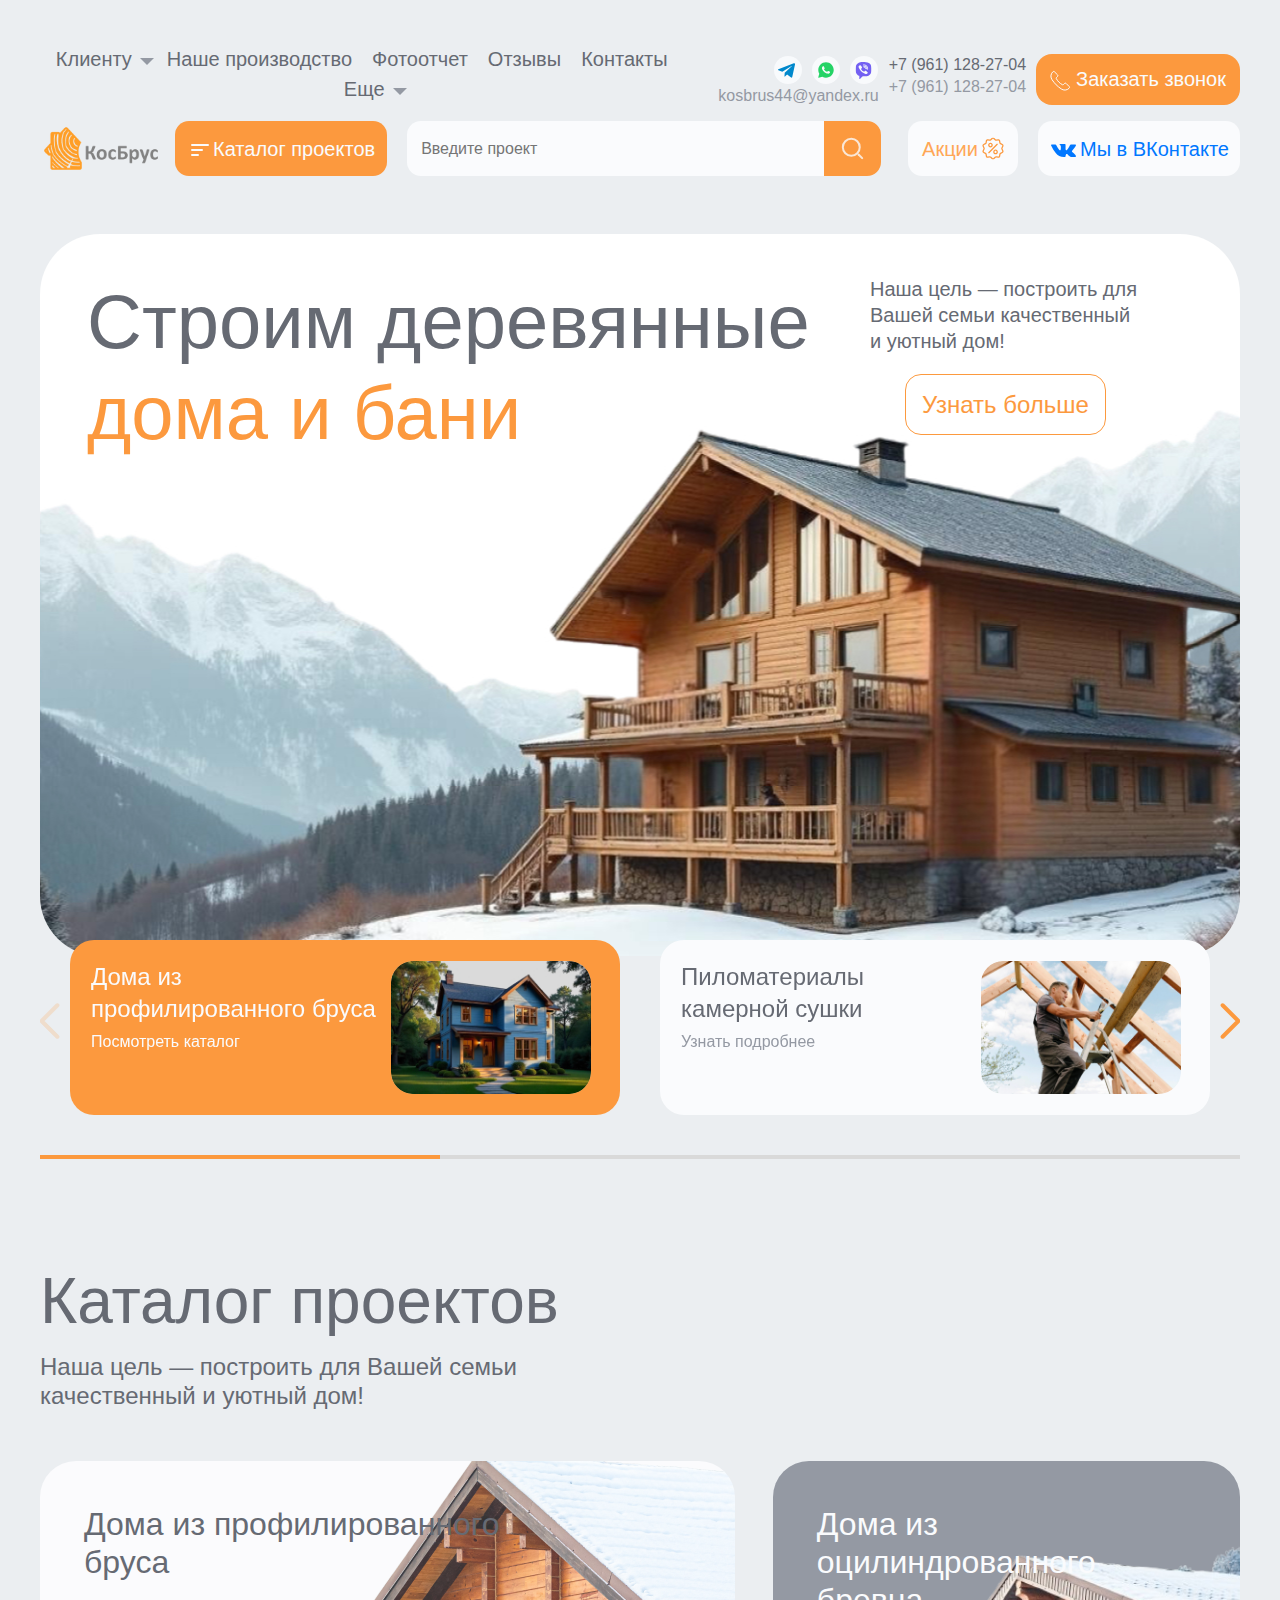
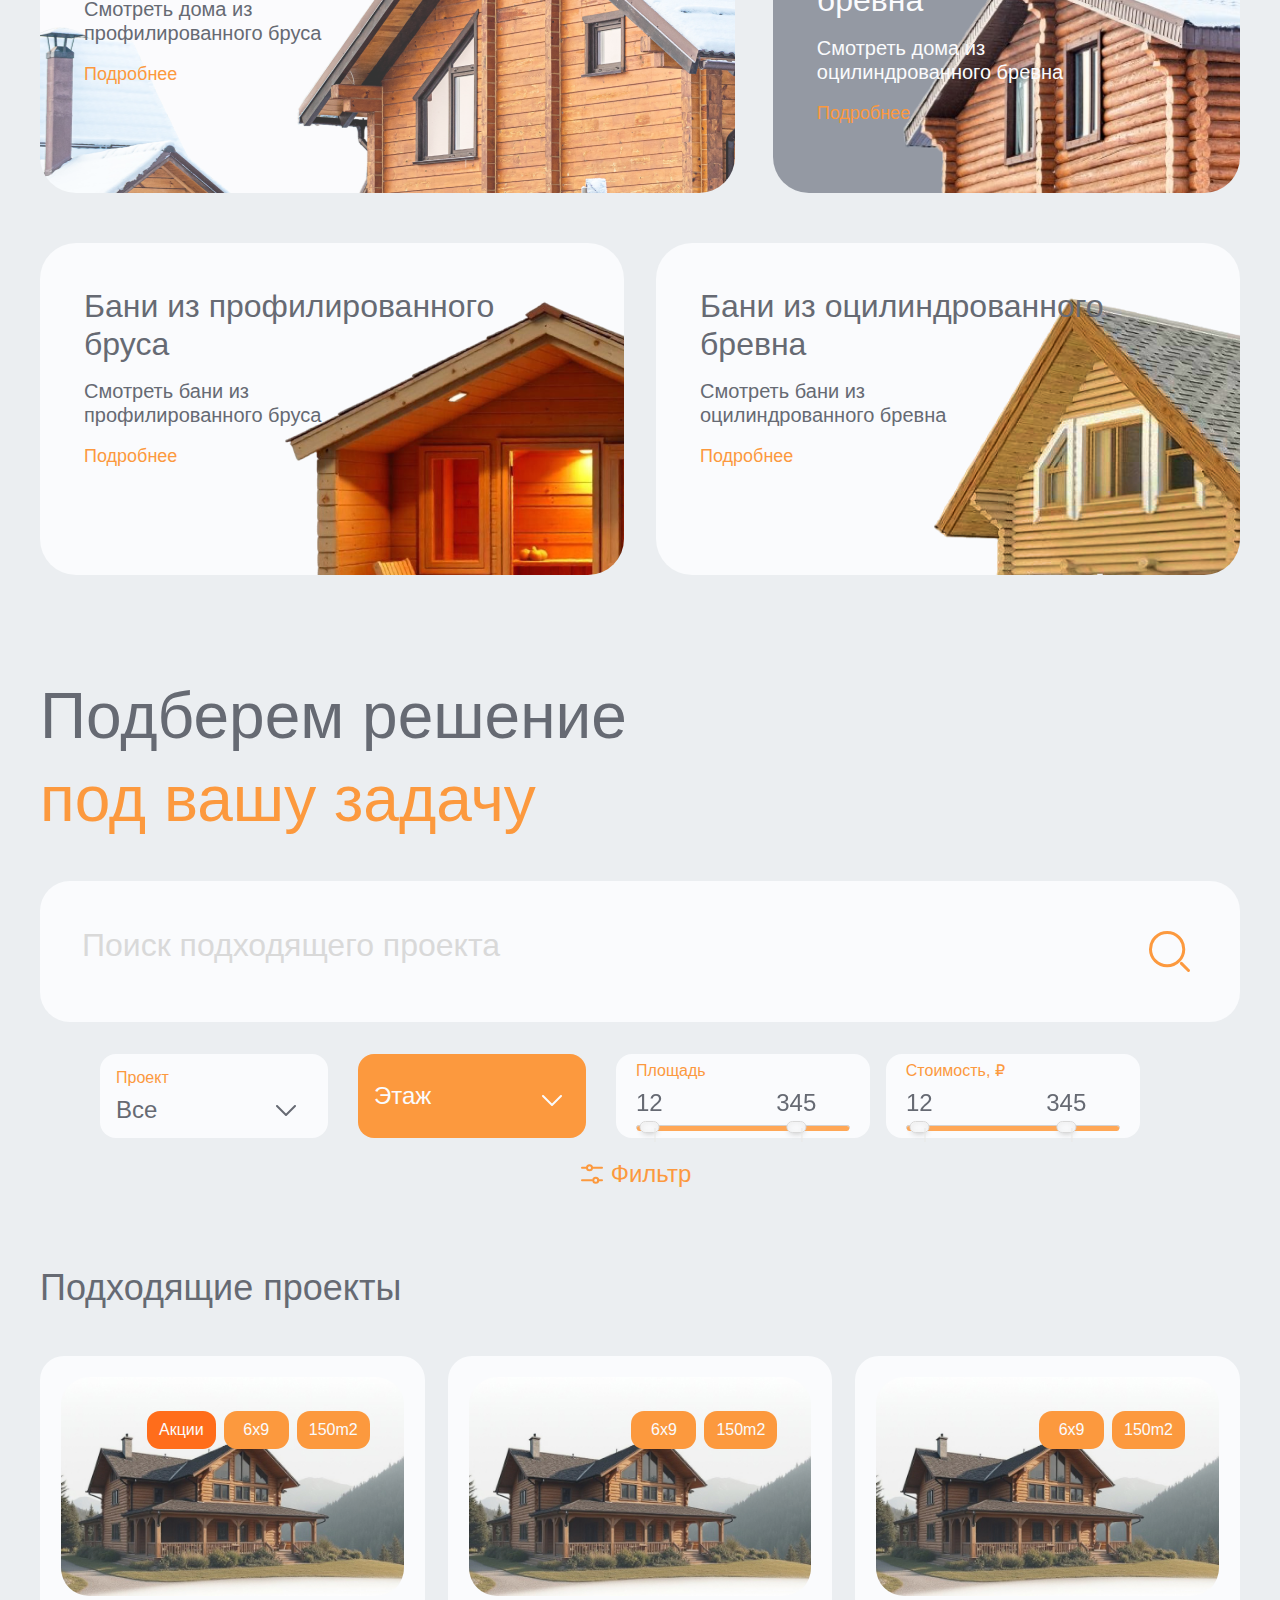
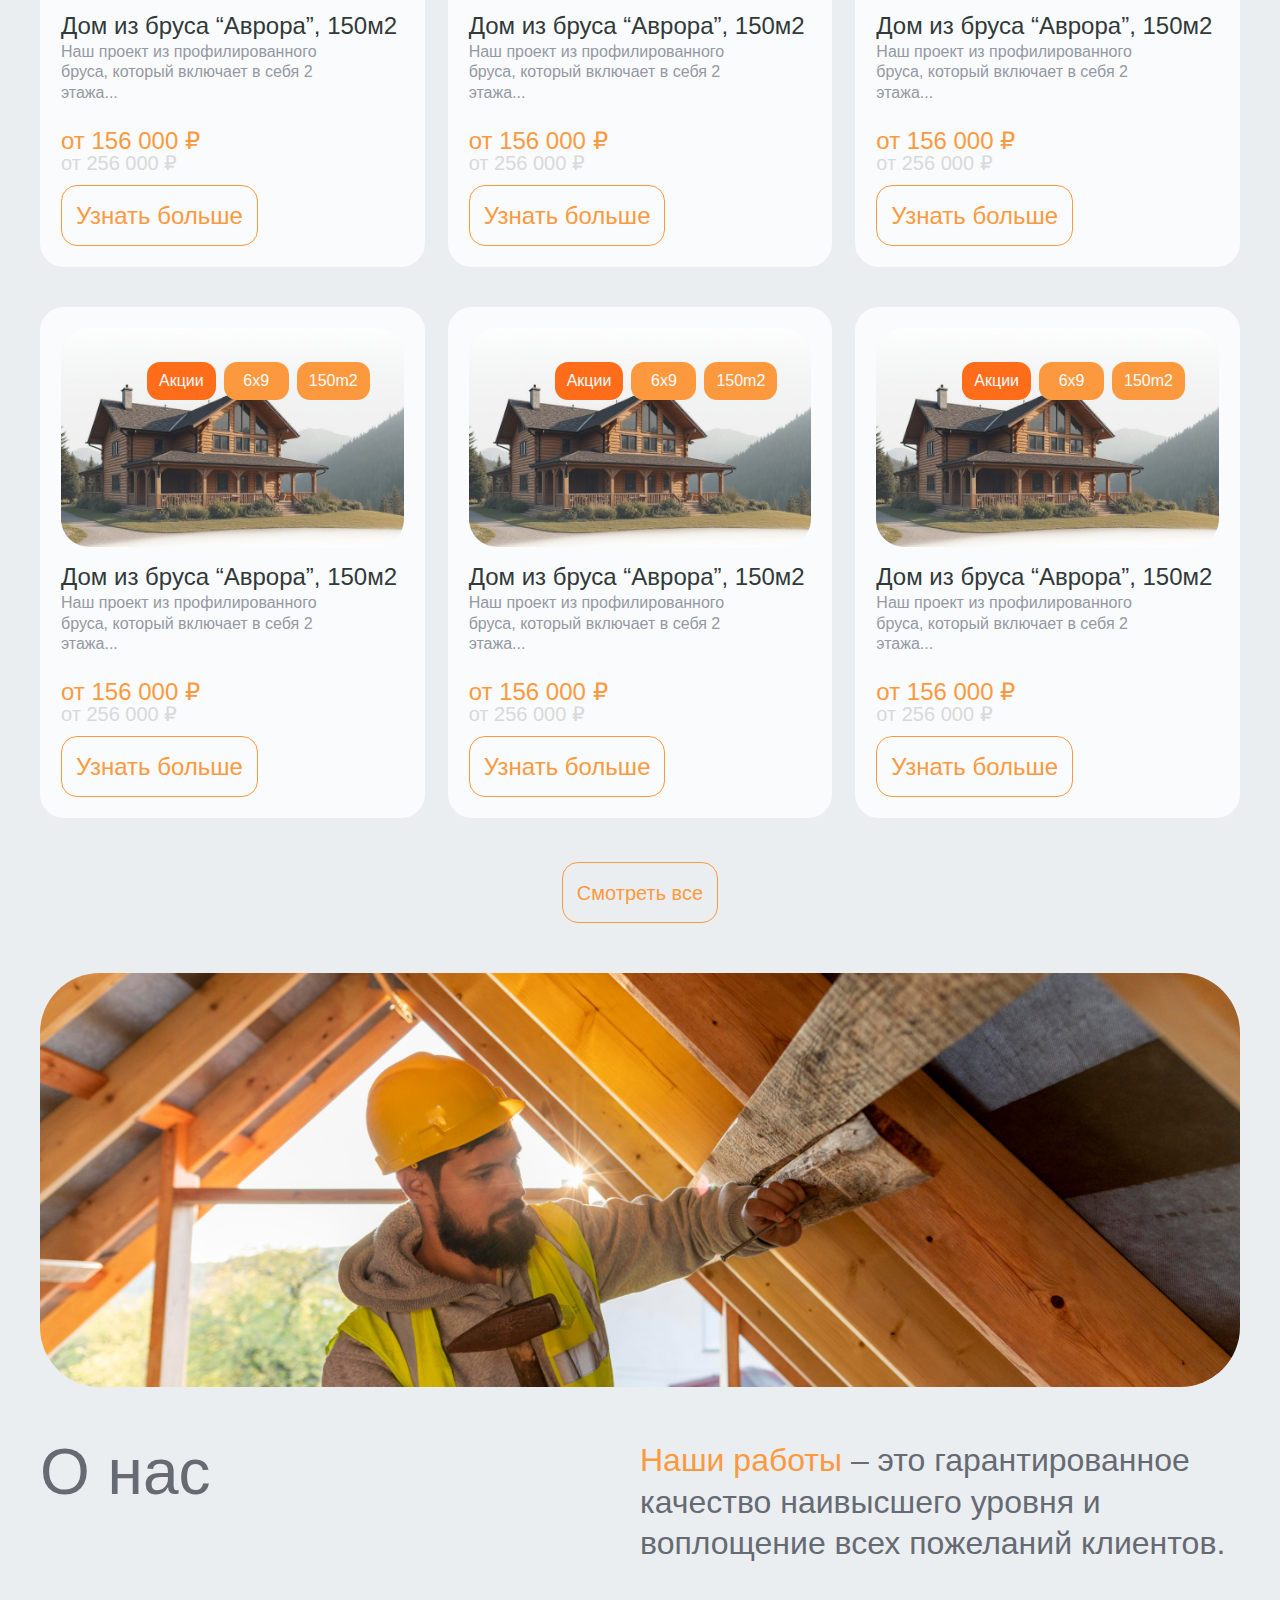
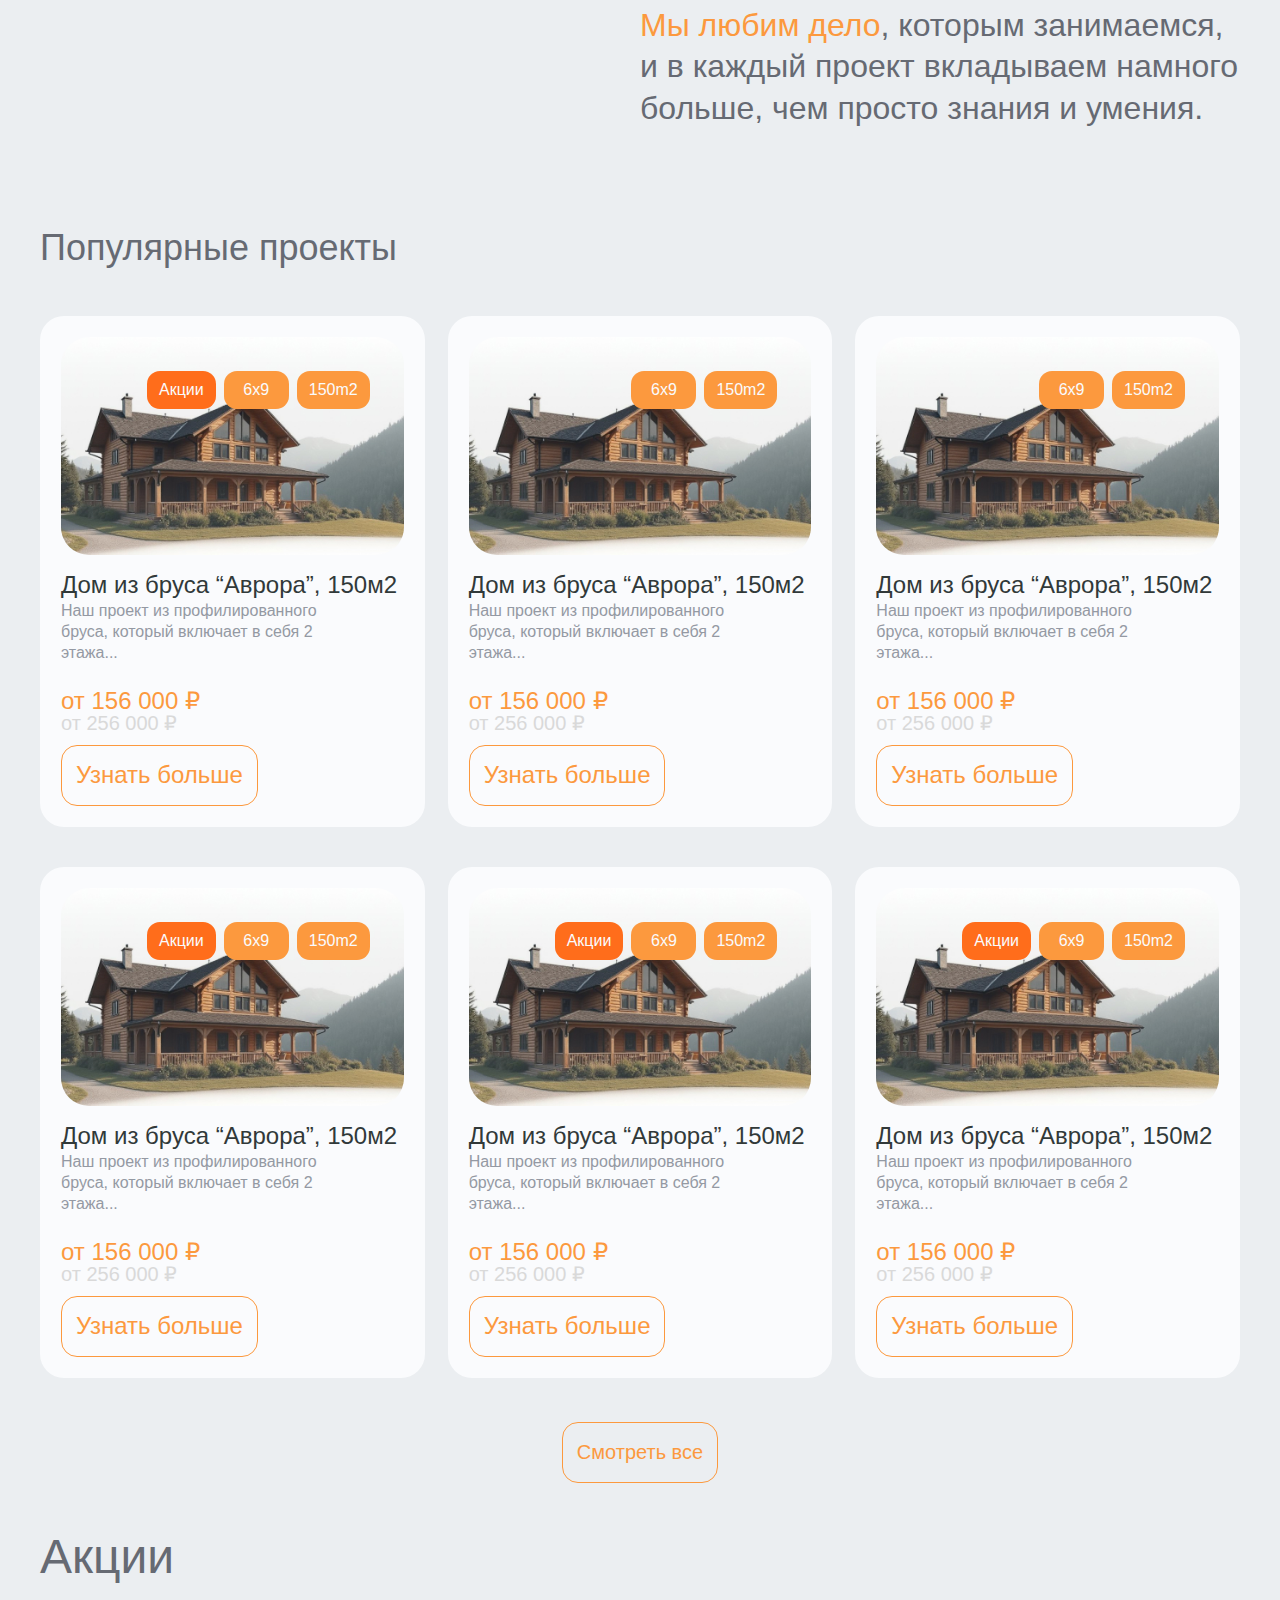
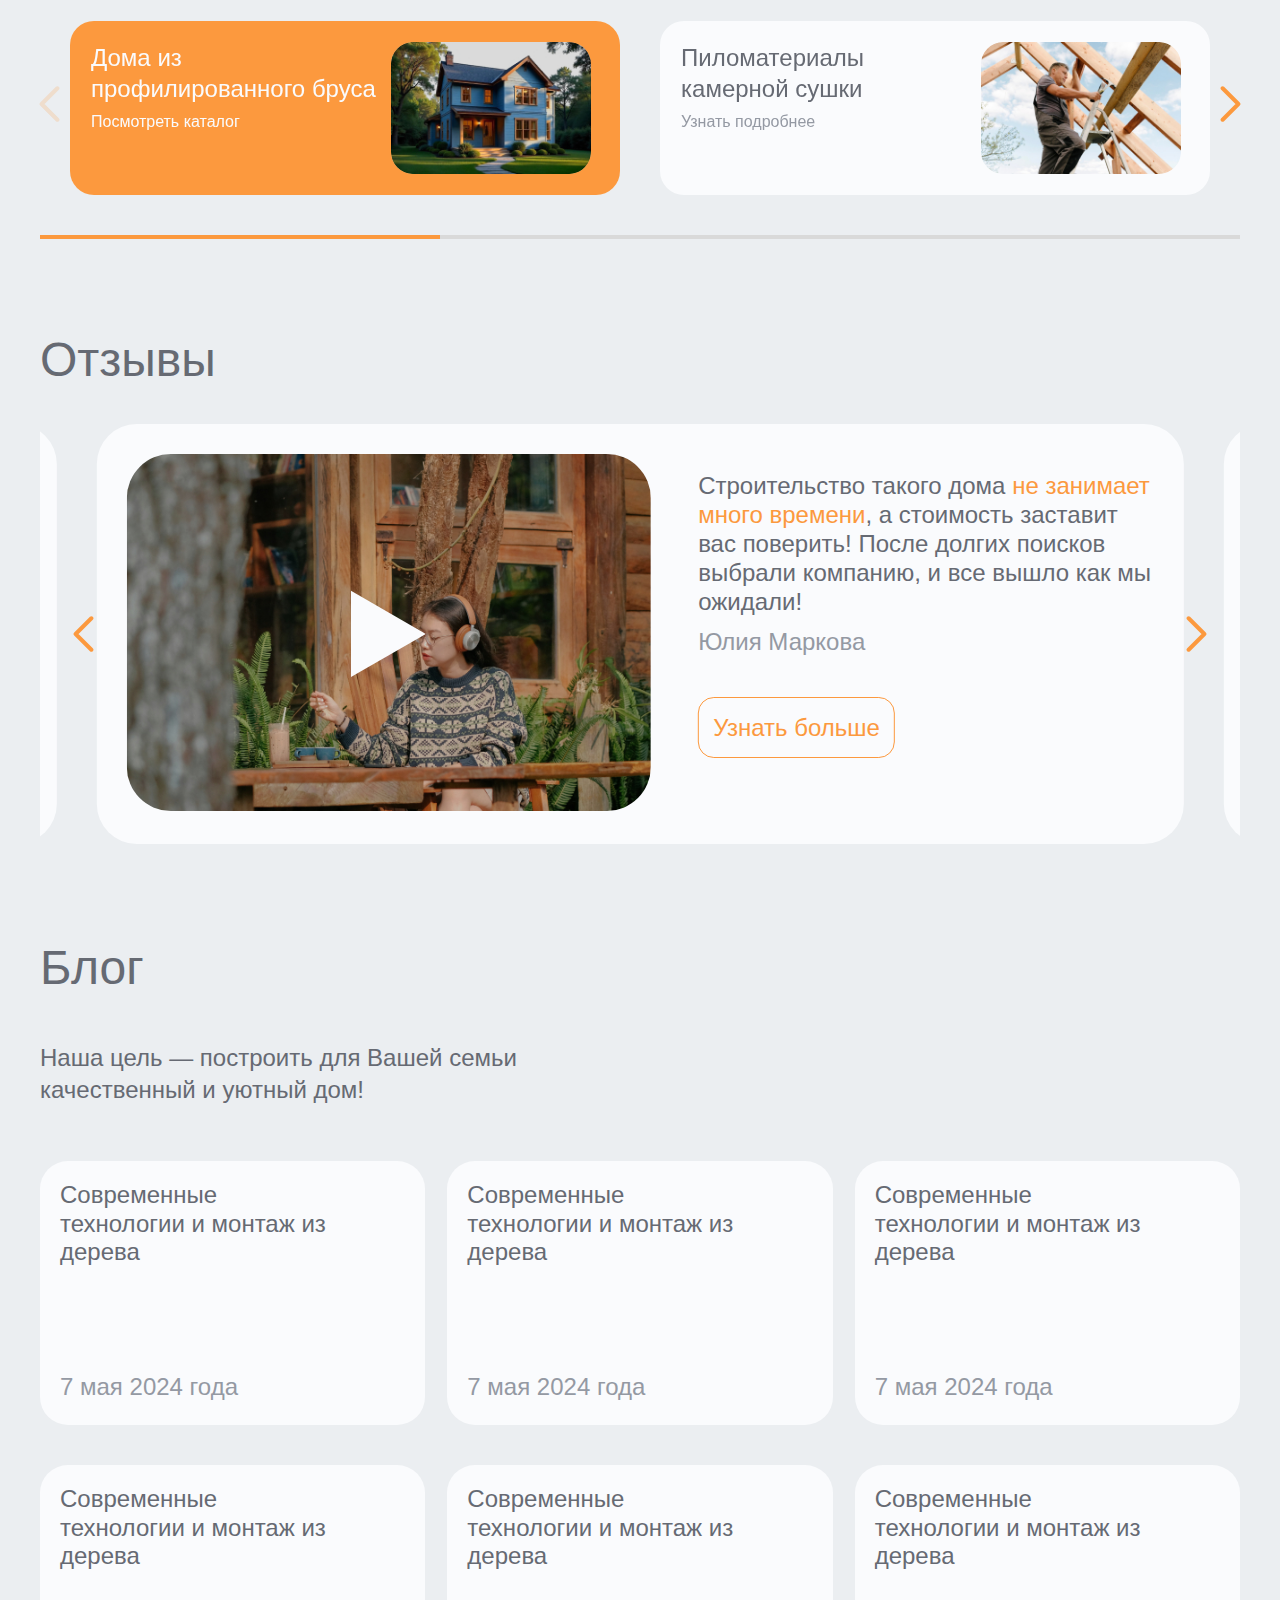
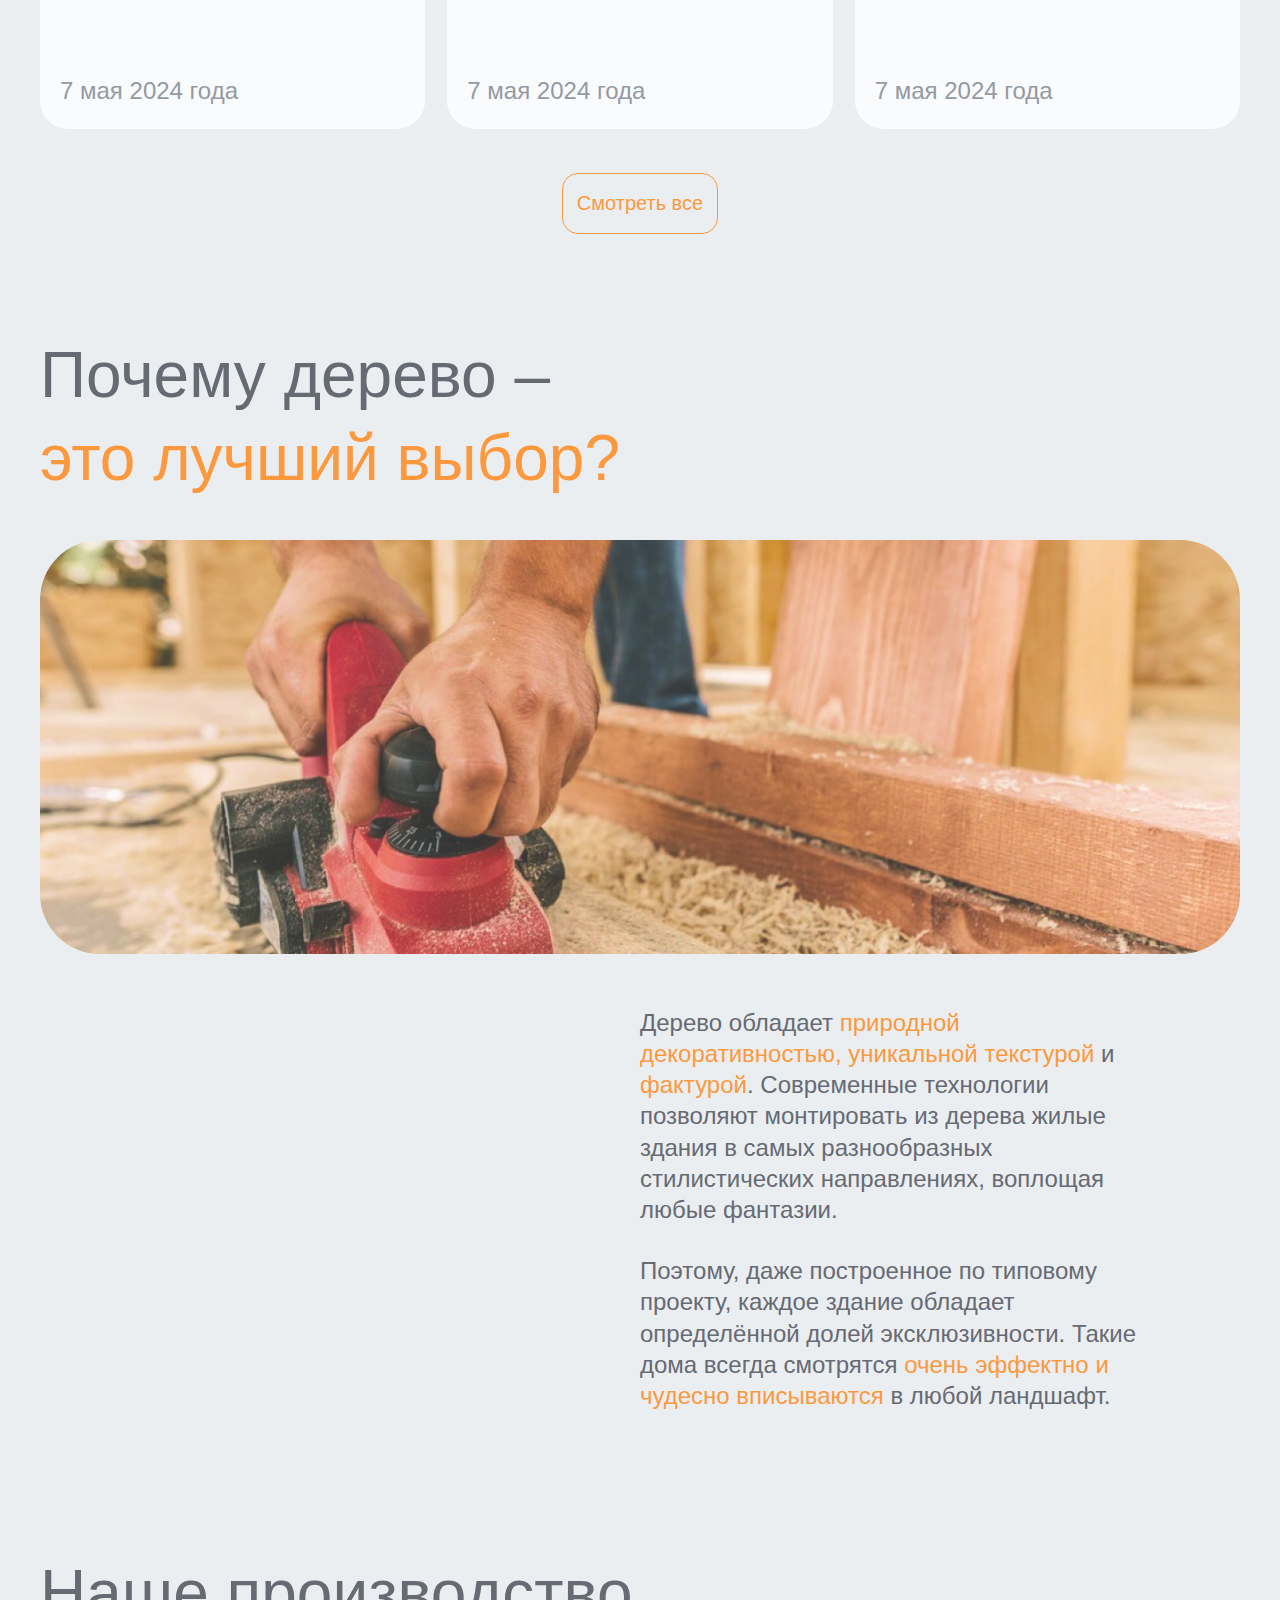
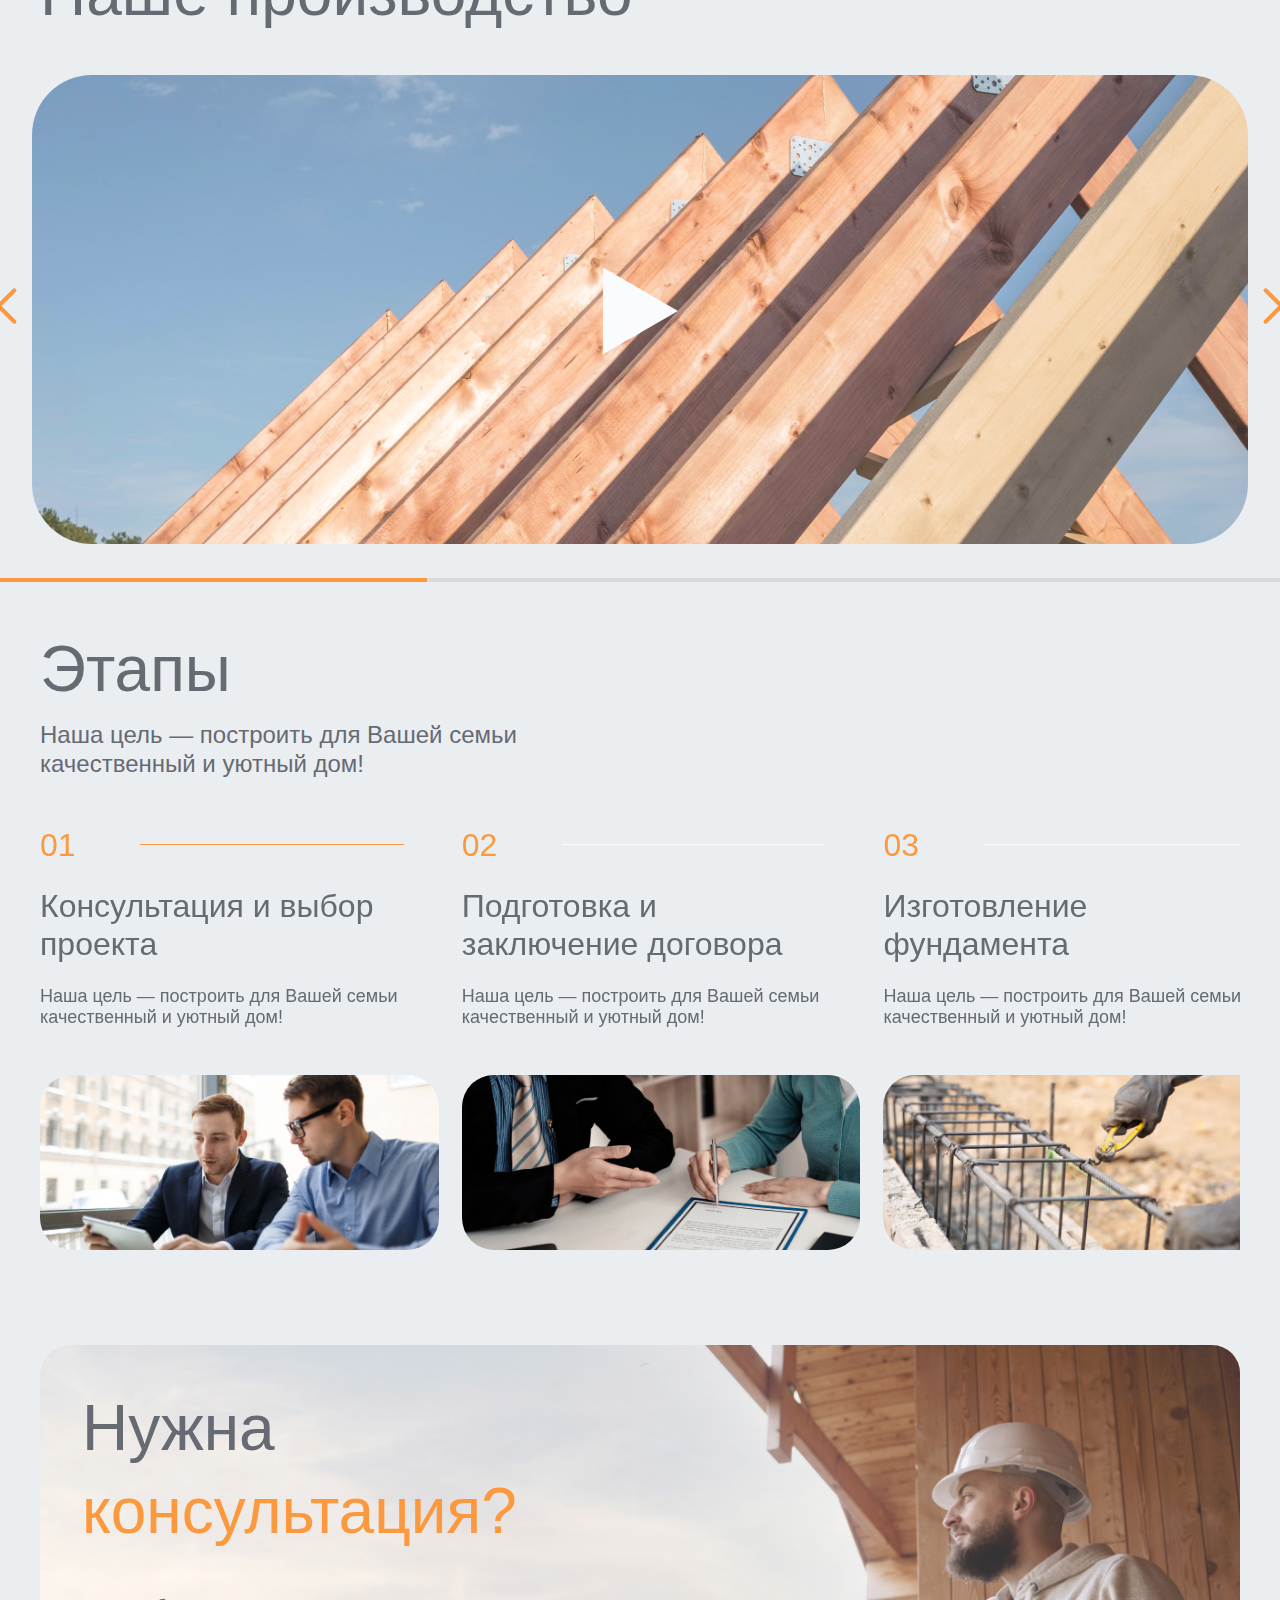
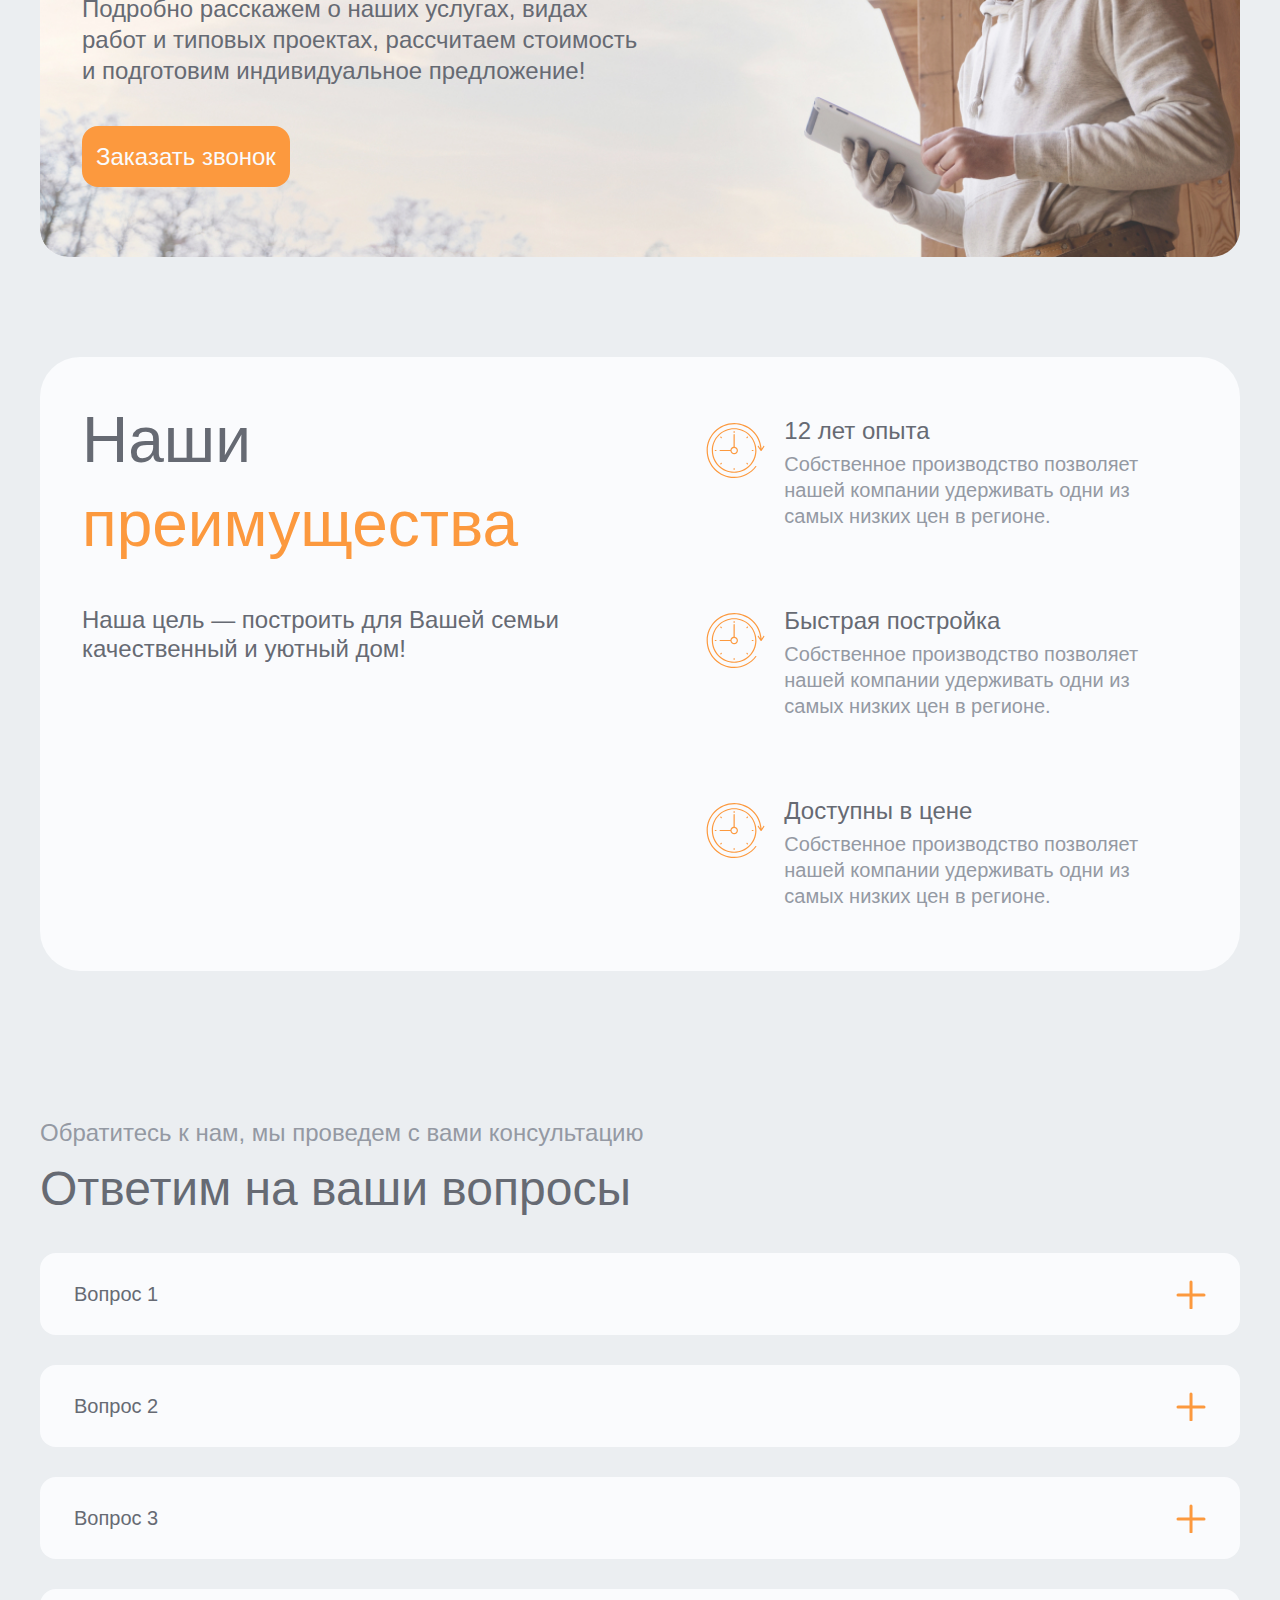
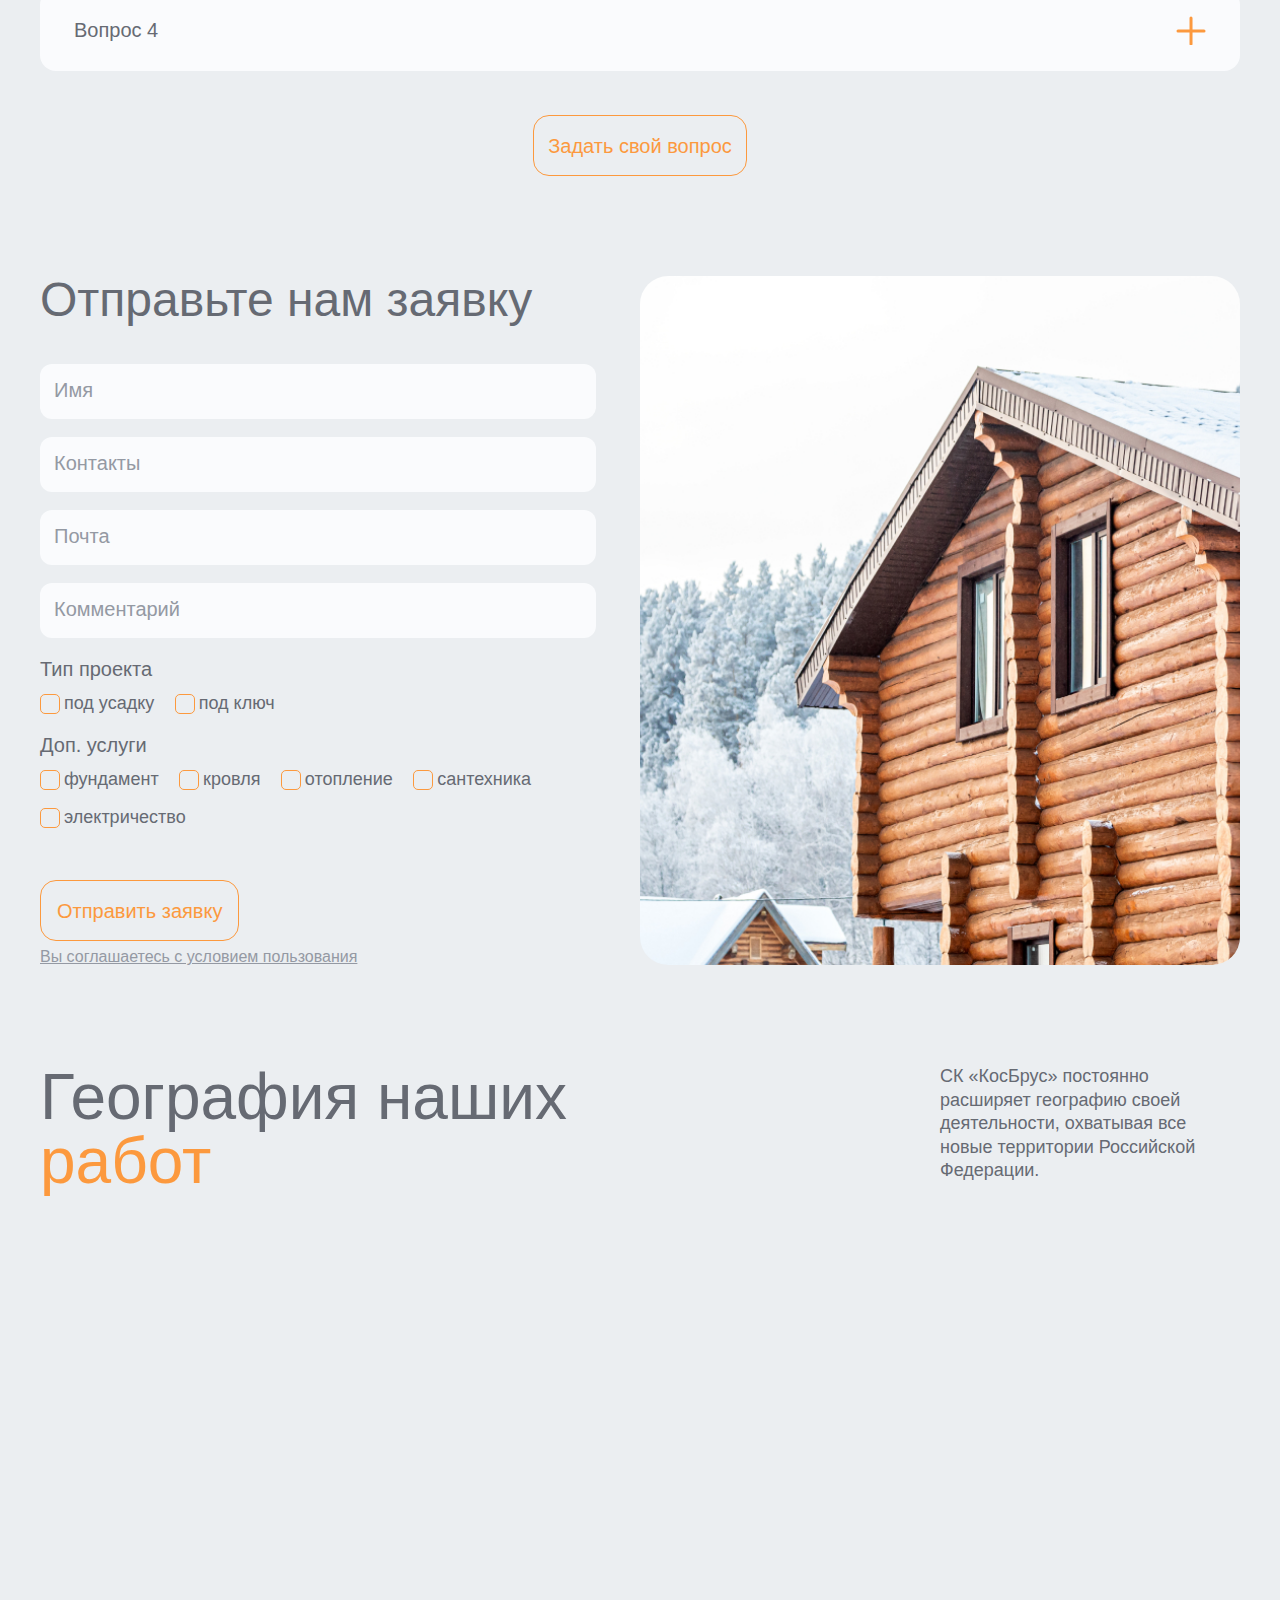
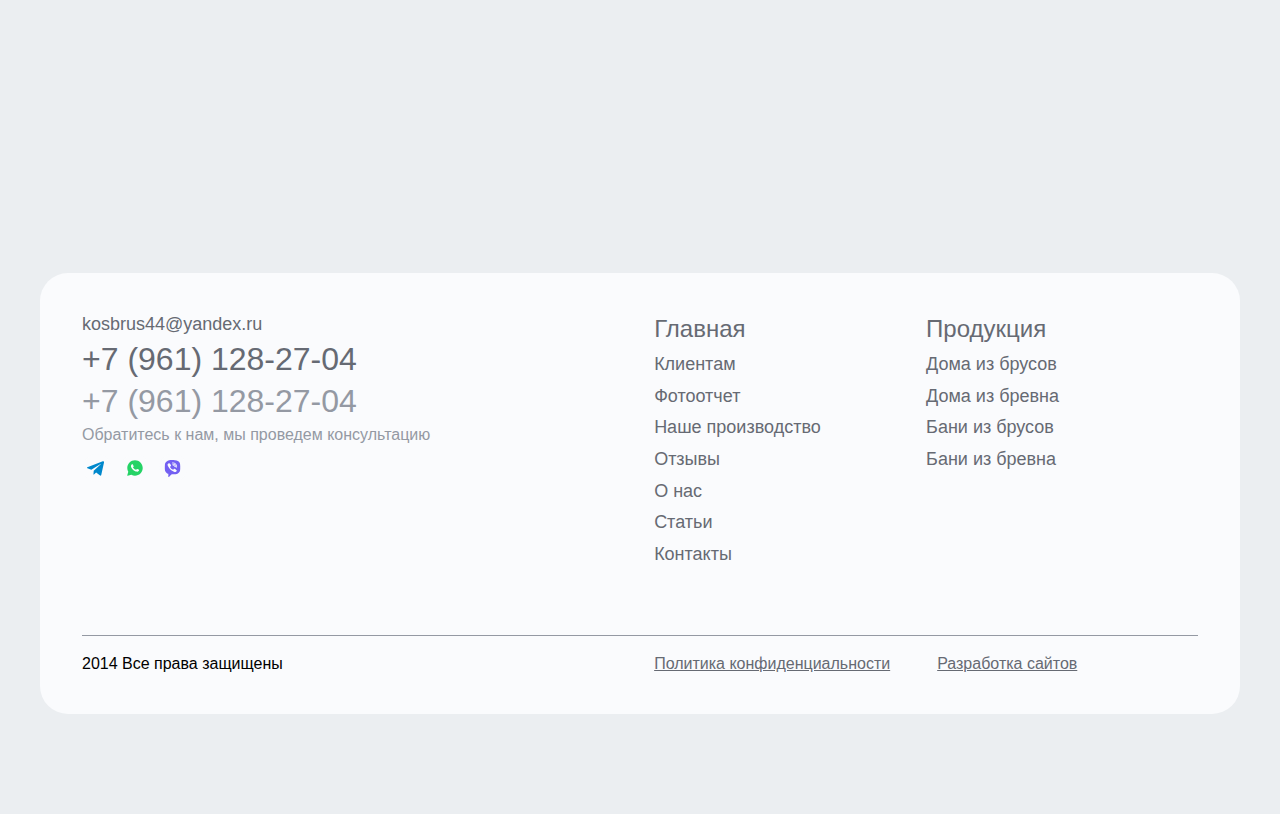
<file: index.html>
<!DOCTYPE html>
<html lang="ru">

<head>
  <meta charset="UTF-8">
  <meta name="viewport" content="width=device-width, initial-scale=1.0">
  <title>КосБрус</title>

  <link href="fonts/Manrope-Regular.woff" as="font" type="font/woff" crossorigin>
  <link href="fonts/Manrope-Regular.woff2" as="font" type="font/woff2" crossorigin>
  <link href="fonts/Manrope-Medium.woff" as="font" type="font/woff" crossorigin>
  <link href="fonts/Manrope-Medium.woff2" as="font" type="font/woff2" crossorigin>
  <link href="fonts/Manrope-Bold.woff" as="font" type="font/woff" crossorigin>
  <link href="fonts/Manrope-Bold.woff2" as="font" type="font/woff2" crossorigin>

  <link rel="stylesheet" href="css/normalize.css">
  <link rel="stylesheet" href="css/swiper-bundle.min.css">
  <link rel="stylesheet" href="css/nouislider.min.css">
  <link rel="stylesheet" href="css/style.css">

  <script defer src="js/swiper-bundle.min.js"></script>
  <script defer src="js/nouislider.min.js"></script>
  <script defer src="js/wNumb.min.js"></script>
  <script src="https://api-maps.yandex.ru/2.1/?apikey=вашAPI-ключ&lang=ru_RU"></script>
  <script defer src="js/script.js"></script>
</head>

<body id="scroll">
  <header class="header">
    <div class="container header__container">
      <div class="header-top">
        <nav class="header-top__nav">
          <ul class="header-top__list">
            <li class="header-top__item">
              <div class="header-top__dropdown">
                <button class="header-top__dropdown-toggle">Клиенту</button>
                <ul class="header-top__dropdown-menu">
                  <li class="header-top__dropdown-item"><a class="header-top__dropdown-link" href="#">Ссылка 1</a></li>
                  <li class="header-top__dropdown-item"><a class="header-top__dropdown-link" href="#">Ссылка 2</a></li>
                  <li class="header-top__dropdown-item"><a class="header-top__dropdown-link" href="#">Ссылка 3</a></li>
                </ul>
              </div>
            </li>
            <li class="header-top__item"><a class="header-top__link" href="production.html" target="_blank">Наше производство</a></li>
            <li class="header-top__item"><a class="header-top__link" href="photos.html" target="_blank">Фотоотчет</a></li>
            <li class="header-top__item"><a class="header-top__link" href="review.html" target="_blank">Отзывы</a></li>
            <li class="header-top__item"><a class="header-top__link" href="contacts.html" target="_blank">Контакты</a></li>
            <li class="header-top__item">
              <div class="header-top__dropdown">
                <button class="header-top__dropdown-toggle">Еще</button>
                <ul class="header-top__dropdown-menu">
                  <li class="header-top__dropdown-item"><a class="header-top__dropdown-link" href="#">Ссылка 1</a></li>
                  <li class="header-top__dropdown-item"><a class="header-top__dropdown-link" href="#">Ссылка 2</a></li>
                  <li class="header-top__dropdown-item"><a class="header-top__dropdown-link" href="#">Ссылка 3</a></li>
                </ul>
              </div>
            </li>
          </ul>
        </nav>
        <button class="header-burger" aria-label="Открыть меню">
          <svg width="53" height="53" viewBox="0 0 53 53" fill="none" xmlns="http://www.w3.org/2000/svg">
            <path d="M11.0391 15.458H41.9557" stroke="#FC993E" stroke-width="4" stroke-linecap="round"/>
            <path d="M11.0391 26.5H33.1224" stroke="#FC993E" stroke-width="4" stroke-linecap="round"/>
            <path d="M11.0391 37.542H24.2891" stroke="#FC993E" stroke-width="4" stroke-linecap="round"/>
          </svg>
        </button>
        <div class="header-mobile__burger-menu">
          <button class="header-mobile__burger-close">
            <svg width="26" height="26" viewBox="0 0 26 26" fill="none" xmlns="http://www.w3.org/2000/svg">
              <path d="M6 6L19.8932 20.3868" stroke="#9499A3" stroke-width="2" stroke-linecap="round" stroke-linejoin="round"/>
              <path d="M20.0001 6.00005L5.88201 20.1662" stroke="#9499A3" stroke-width="2" stroke-linecap="round" stroke-linejoin="round"/>
            </svg>
          </button>
          <button class="header-bottom__menu-button-mob">Каталог&nbsp;<span class="btn-hidden">проектов</span></button>
          <div class="header-bottom__mob-menu">
            <button class="header-bottom__btn-back">Назад</button>
            <button class="header-mobile__menu-close">
              <svg width="26" height="26" viewBox="0 0 26 26" fill="none" xmlns="http://www.w3.org/2000/svg">
                <path d="M6 6L19.8932 20.3868" stroke="#9499A3" stroke-width="2" stroke-linecap="round" stroke-linejoin="round"/>
                <path d="M20.0001 6.00005L5.88201 20.1662" stroke="#9499A3" stroke-width="2" stroke-linecap="round" stroke-linejoin="round"/>
              </svg>
            </button>
            <div class="header-bottom__menu-left-mob">
              <button class="header-bottom__submenu-btn header-bottom__submenu-btn-mob header-bottom__submenu-btn__active"
                data-path="action">Акции</button>
              <button class="header-bottom__submenu-btn header-bottom__submenu-btn-mob" data-path="house1">Дома из бруса</button>
              <button class="header-bottom__submenu-btn header-bottom__submenu-btn-mob" data-path="house2">Дома из бревна</button>
              <button class="header-bottom__submenu-btn header-bottom__submenu-btn-mob" data-path="bath1">Баня из бруса</button>
              <button class="header-bottom__submenu-btn header-bottom__submenu-btn-mob" data-path="bath2">Баня из бревна</button>
            </div> 
            
            <div data-target="action" class="header-bottom__submenu header-bottom__submenu-mob">
              <button class="header-bottom__btn-back-sub">Назад</button>
              <button class="header-mobile__submenu-close">
                <svg width="26" height="26" viewBox="0 0 26 26" fill="none" xmlns="http://www.w3.org/2000/svg">
                  <path d="M6 6L19.8932 20.3868" stroke="#9499A3" stroke-width="2" stroke-linecap="round" stroke-linejoin="round"/>
                  <path d="M20.0001 6.00005L5.88201 20.1662" stroke="#9499A3" stroke-width="2" stroke-linecap="round" stroke-linejoin="round"/>
                </svg>
              </button>
              <div class="header-bottom__wrap-catalog">
                <div class="header-bottom__catalog-list">
                  <a class="header-bottom__table-link header-bottom__table-link-top" href="#">Размер</a>
                  <a href="#" class="header-bottom__table-link">6х9</a>
                  <a href="#" class="header-bottom__table-link">6х19</a>
                  <a href="#" class="header-bottom__table-link">16х9</a>
                  <a href="#" class="header-bottom__table-link">6х9</a>
                </div>
                <div class="header-bottom__catalog-list">
                  <a class="header-bottom__table-link header-bottom__table-link-top" href="#">Площадь</a>
                  <a href="#" class="header-bottom__table-link">100м2</a>
                  <a href="#" class="header-bottom__table-link">150м2</a>
                  <a href="#" class="header-bottom__table-link">100м2</a>
                  <a href="#" class="header-bottom__table-link">150м2</a>
                </div>
                <div class="header-bottom__catalog-list">
                  <a class="header-bottom__table-link header-bottom__table-link-top" href="#">Этаж</a>
                  <a href="#" class="header-bottom__table-link">1</a>
                  <a href="#" class="header-bottom__table-link">2</a>
                  <a href="#" class="header-bottom__table-link">3</a>
                  <a href="#" class="header-bottom__table-link">4</a>
                </div>
                <div class="header-bottom__catalog-list">
                  <a class="header-bottom__table-link header-bottom__table-link-top" href="#">Особенности</a>
                  <a href="#" class="header-bottom__table-link">С мансардой</a>
                  <a href="#" class="header-bottom__table-link">С баней</a>
                  <a href="#" class="header-bottom__table-link">С мансардой</a>
                  <a href="#" class="header-bottom__table-link">С мансардой</a>
                </div>
              </div>
              
            </div>
            <div data-target="house1" class="header-bottom__submenu header-bottom__submenu-mob">
              <button class="header-bottom__btn-back-sub">Назад</button>
              <button class="header-mobile__submenu-close">
                <svg width="26" height="26" viewBox="0 0 26 26" fill="none" xmlns="http://www.w3.org/2000/svg">
                  <path d="M6 6L19.8932 20.3868" stroke="#9499A3" stroke-width="2" stroke-linecap="round" stroke-linejoin="round"/>
                  <path d="M20.0001 6.00005L5.88201 20.1662" stroke="#9499A3" stroke-width="2" stroke-linecap="round" stroke-linejoin="round"/>
                </svg>
              </button>
              <div class="header-bottom__wrap-catalog">
                <div class="header-bottom__catalog-list">
                  <a class="header-bottom__table-link header-bottom__table-link-top" href="#">Размер</a>
                  <a href="#" class="header-bottom__table-link">6х9</a>
                  <a href="#" class="header-bottom__table-link">6х9</a>
                  <a href="#" class="header-bottom__table-link">6х9</a>
                  <a href="#" class="header-bottom__table-link">6х9</a>
                </div>
                <div class="header-bottom__catalog-list">
                  <a class="header-bottom__table-link header-bottom__table-link-top" href="#">Площадь</a>
                  <a href="#" class="header-bottom__table-link">150м2</a>
                  <a href="#" class="header-bottom__table-link">150м2</a>
                  <a href="#" class="header-bottom__table-link">150м2</a>
                  <a href="#" class="header-bottom__table-link">150м2</a>
                </div>
                <div class="header-bottom__catalog-list">
                  <a class="header-bottom__table-link header-bottom__table-link-top" href="#">Этаж</a>
                  <a href="#" class="header-bottom__table-link">1</a>
                  <a href="#" class="header-bottom__table-link">2</a>
                  <a href="#" class="header-bottom__table-link">3</a>
                  <a href="#" class="header-bottom__table-link">4</a>
                </div>
                <div class="header-bottom__catalog-list">
                  <a class="header-bottom__table-link header-bottom__table-link-top" href="#">Особенности</a>
                  <a href="#" class="header-bottom__table-link">С мансардой</a>
                  <a href="#" class="header-bottom__table-link">С баней</a>
                  <a href="#" class="header-bottom__table-link">С мансардой</a>
                  <a href="#" class="header-bottom__table-link">С мансардой</a>
                </div>
              </div>
            </div>
            <div data-target="house2" class="header-bottom__submenu header-bottom__submenu-mob">
              <button class="header-bottom__btn-back-sub">Назад</button>
              <button class="header-mobile__submenu-close">
                <svg width="26" height="26" viewBox="0 0 26 26" fill="none" xmlns="http://www.w3.org/2000/svg">
                  <path d="M6 6L19.8932 20.3868" stroke="#9499A3" stroke-width="2" stroke-linecap="round" stroke-linejoin="round"/>
                  <path d="M20.0001 6.00005L5.88201 20.1662" stroke="#9499A3" stroke-width="2" stroke-linecap="round" stroke-linejoin="round"/>
                </svg>
              </button>
              <div class="header-bottom__wrap-catalog">
                <div class="header-bottom__catalog-list">
                  <a class="header-bottom__table-link header-bottom__table-link-top" href="#">Размер</a>
                  <a href="#" class="header-bottom__table-link">6х9</a>
                  <a href="#" class="header-bottom__table-link">7х9</a>
                  <a href="#" class="header-bottom__table-link">6х9</a>
                  <a href="#" class="header-bottom__table-link">8х9</a>
                </div>
                <div class="header-bottom__catalog-list">
                  <a class="header-bottom__table-link header-bottom__table-link-top" href="#">Площадь</a>
                  <a href="#" class="header-bottom__table-link">150м2</a>
                  <a href="#" class="header-bottom__table-link">150м2</a>
                  <a href="#" class="header-bottom__table-link">150м2</a>
                  <a href="#" class="header-bottom__table-link">150м2</a>
                </div>
                <div class="header-bottom__catalog-list">
                  <a class="header-bottom__table-link header-bottom__table-link-top" href="#">Этаж</a>
                  <a href="#" class="header-bottom__table-link">1</a>
                  <a href="#" class="header-bottom__table-link">2</a>
                  <a href="#" class="header-bottom__table-link">3</a>
                  <a href="#" class="header-bottom__table-link">4</a>
                </div>
                <div class="header-bottom__catalog-list">
                  <a class="header-bottom__table-link header-bottom__table-link-top" href="#">Особенности</a>
                  <a href="#" class="header-bottom__table-link">С мансардой</a>
                  <a href="#" class="header-bottom__table-link">С баней</a>
                  <a href="#" class="header-bottom__table-link">С мансардой</a>
                  <a href="#" class="header-bottom__table-link">С мансардой</a>
                </div>
              </div>
            </div>
            <div data-target="bath1" class="header-bottom__submenu header-bottom__submenu-mob">
              <button class="header-bottom__btn-back-sub">Назад</button>
              <button class="header-mobile__submenu-close">
                <svg width="26" height="26" viewBox="0 0 26 26" fill="none" xmlns="http://www.w3.org/2000/svg">
                  <path d="M6 6L19.8932 20.3868" stroke="#9499A3" stroke-width="2" stroke-linecap="round" stroke-linejoin="round"/>
                  <path d="M20.0001 6.00005L5.88201 20.1662" stroke="#9499A3" stroke-width="2" stroke-linecap="round" stroke-linejoin="round"/>
                </svg>
              </button>
              <div class="header-bottom__wrap-catalog">
                <div class="header-bottom__catalog-list">
                  <a class="header-bottom__table-link header-bottom__table-link-top" href="#">Размер</a>
                  <a href="#" class="header-bottom__table-link">6х9</a>
                  <a href="#" class="header-bottom__table-link">6х9</a>
                  <a href="#" class="header-bottom__table-link">6х9</a>
                  <a href="#" class="header-bottom__table-link">6х9</a>
                </div>
                <div class="header-bottom__catalog-list">
                  <a class="header-bottom__table-link header-bottom__table-link-top" href="#">Площадь</a>
                  <a href="#" class="header-bottom__table-link">150м2</a>
                  <a href="#" class="header-bottom__table-link">150м2</a>
                  <a href="#" class="header-bottom__table-link">150м2</a>
                  <a href="#" class="header-bottom__table-link">150м2</a>
                </div>
                <div class="header-bottom__catalog-list">
                  <a class="header-bottom__table-link header-bottom__table-link-top" href="#">Этаж</a>
                  <a href="#" class="header-bottom__table-link">1</a>
                  <a href="#" class="header-bottom__table-link">2</a>
                  <a href="#" class="header-bottom__table-link">3</a>
                  <a href="#" class="header-bottom__table-link">4</a>
                </div>
                <div class="header-bottom__catalog-list">
                  <a class="header-bottom__table-link header-bottom__table-link-top" href="#">Особенности</a>
                  <a href="#" class="header-bottom__table-link">С мансардой</a>
                  <a href="#" class="header-bottom__table-link">С баней</a>
                  <a href="#" class="header-bottom__table-link">С мансардой</a>
                  <a href="#" class="header-bottom__table-link">С мансардой</a>
                </div>
              </div>
            </div>
            <div data-target="bath2" class="header-bottom__submenu header-bottom__submenu-mob">
              <button class="header-bottom__btn-back-sub">Назад</button>
              <div class="header-bottom__catalog-list">
                <a class="header-bottom__table-link header-bottom__table-link-top" href="#">Размер</a>
                <a href="#" class="header-bottom__table-link">6х9</a>
                <a href="#" class="header-bottom__table-link">16х9</a>
                <a href="#" class="header-bottom__table-link">6х9</a>
                <a href="#" class="header-bottom__table-link">9х9</a>
              </div>
              <div class="header-bottom__catalog-list">
                <a class="header-bottom__table-link header-bottom__table-link-top" href="#">Площадь</a>
                <a href="#" class="header-bottom__table-link">150м2</a>
                <a href="#" class="header-bottom__table-link">100м2</a>
                <a href="#" class="header-bottom__table-link">150м2</a>
                <a href="#" class="header-bottom__table-link">190м2</a>
              </div>
              <div class="header-bottom__catalog-list">
                <a class="header-bottom__table-link header-bottom__table-link-top" href="#">Этаж</a>
                <a href="#" class="header-bottom__table-link">1</a>
                <a href="#" class="header-bottom__table-link">2</a>
                <a href="#" class="header-bottom__table-link">3</a>
                <a href="#" class="header-bottom__table-link">4</a>
              </div>
              <div class="header-bottom__catalog-list">
                <a class="header-bottom__table-link header-bottom__table-link-top" href="#">Особенности</a>
                <a href="#" class="header-bottom__table-link">С мансардой</a>
                <a href="#" class="header-bottom__table-link">С баней</a>
                <a href="#" class="header-bottom__table-link">С мансардой</a>
                <a href="#" class="header-bottom__table-link">С мансардой</a>
              </div>
            </div>
          </div>
          <nav class="header-mobile__burger-nav">
            <ul class="header-mobile__list">
              <li class="header-mobile__item">
                <div class="header-top__dropdown">
                  <button class="header-top__dropdown-toggle dropdown-toggle__mob ">Клиенту</button>
                  <ul class="header-top__dropdown-menu">
                    <li class="header-top__dropdown-item"><a class="header-top__dropdown-link" href="#">Ссылка 1</a></li>
                    <li class="header-top__dropdown-item"><a class="header-top__dropdown-link" href="#">Ссылка 2</a></li>
                    <li class="header-top__dropdown-item"><a class="header-top__dropdown-link" href="#">Ссылка 3</a></li>
                  </ul>
                </div>
              </li>
              <li class="header-mobile__item"><a class="header-mobile__link header-top__link" href="production.html" target="_blank">Наше производство</a></li>
              <li class="header-mobile__item"><a class="header-mobile__link header-top__link" href="photos.html" target="_blank">Фотоотчет</a></li>
              <li class="header-mobile__item"><a class="header-mobile__link header-top__link" href="review.html" target="_blank">Отзывы</a></li>
              <li class="header-mobile__item"><a class="header-mobile__link header-top__link" href="contacts.html" target="_blank">Контакты</a></li>
              <li class="header-mobile__item">
                <div class="header-top__dropdown">
                  <button class="header-top__dropdown-toggle dropdown-toggle__mob">Еще</button>
                  <ul class="header-top__dropdown-menu">
                    <li class="header-top__dropdown-item"><a class="header-top__dropdown-link" href="#">Ссылка 1</a></li>
                    <li class="header-top__dropdown-item"><a class="header-top__dropdown-link" href="#">Ссылка 2</a></li>
                    <li class="header-top__dropdown-item"><a class="header-top__dropdown-link" href="#">Ссылка 3</a></li>
                  </ul>
                </div>
              </li>
            </ul>
          </nav>
          <ul class="header-top__list-icon">
            <li class="header-top__item-icon">
              <a class="header-top__link-icon" href="#">
                <img src="img/telegram.svg" alt="Иконка Телеграм">
              </a>
            </li>
            <li class="header-top__item-icon">
              <a class="header-top__link-icon" href="#">
                <img src="img/whatsapp.svg" alt="Иконка What's app">
              </a>
            </li>
            <li class="header-top__item-icon">
              <a class="header-top__link-icon" href="#">
                <img src="img/viber.svg" alt="Иконка Viber">
              </a>
            </li>
          </ul>
          <a class="header-top__mail" href="mailto:kosbrus44@yandex.ru">kosbrus44@yandex.ru</a>
          <ul class="header-top__phone-list header-mobile__phone-list">
            <li class="header-top__phone-item"><a class="header-top__phone-link header-top__phone-top"
                href="tel:+79611282704">+7&nbsp;(961)&nbsp;128-27-04</a></li>
            <li class="header-top__phone-item"><a class="header-top__phone-link"
                href="tel:+79611282704">+7&nbsp;(961)&nbsp;128-27-04</a></li>
          </ul>
          <button class="header-top__btn-phone header-mobile__btn-phone form-btn">Заказать звонок</button>
        </div>
        <button class="btn-search__mob">
          <svg width="30" height="30" viewBox="0 0 30 30" fill="none" xmlns="http://www.w3.org/2000/svg">
            <g opacity="0.8">
            <circle cx="13.75" cy="13.75" r="8.75" stroke="#FC993E" stroke-width="2"/>
            <path d="M25 25L21.25 21.25" stroke="#FC993E" stroke-width="2" stroke-linecap="round"/>
            </g>
          </svg>
        </button>
        <img class="logo-mob" src="img/logo-mob.svg" alt="Логотип">
        <div class="header-top__contacts">
          <div class="header-top__contacts-social">
            <ul class="header-top__list-icon">
              <li class="header-top__item-icon">
                <a class="header-top__link-icon" href="#">
                  <img src="img/telegram.svg" alt="Иконка Телеграм">
                </a>
              </li>
              <li class="header-top__item-icon">
                <a class="header-top__link-icon" href="#">
                  <img src="img/whatsapp.svg" alt="Иконка What's app">
                </a>
              </li>
              <li class="header-top__item-icon">
                <a class="header-top__link-icon" href="#">
                  <img src="img/viber.svg" alt="Иконка Viber">
                </a>
              </li>
            </ul>
            <a class="header-top__mail" href="mailto:kosbrus44@yandex.ru">kosbrus44@yandex.ru</a>
          </div>
          <ul class="header-top__phone-list">
            <li class="header-top__phone-item"><a class="header-top__phone-link header-top__phone-top"
                href="tel:+79611282704">+7&nbsp;(961)&nbsp;128-27-04</a></li>
            <li class="header-top__phone-item"><a class="header-top__phone-link"
                href="tel:+79611282704">+7&nbsp;(961)&nbsp;128-27-04</a></li>
          </ul>
          <button class="header-top__btn-phone form-btn">Заказать звонок</button>
          <div class="modal-overlay-order modal-overlay">
            <div class="modal modal-order">
              <h3 class="modal-heading">Сделать заказ</h3>
              <span class="modal-order__text">Пожалуйста, заполните форму и мы с вами свяжемся</span>
              <form class="modal-order__form" action="#">
                <input class="modal-order__input" type="text" placeholder="Введите ваше имя">
                <input class="modal-order__input" type="email" name="mail" id="mail" placeholder="Введите вашу почту">
                <input class="modal-order__input modal-order__input-last" type="text" placeholder="Комментарий">
                <div class="modal-order__filters">
                  <div class="modal-order__left-filter">
                    <span class="modal-order__filter-text">Тип проекта</span>
                    <ul class="checkbox_list">
                      <li class="checkbox__item">
                        <label for="check_1">
                          <input type="checkbox" name="check_1" id="check_1" class="modal-order__checkbox">под усадку
                          <span></span>
                        </label>
                      </li>
                      <li class="checkbox__item">
                        <label for="check_2">
                          <input type="checkbox" id="check_2" name="check_2" class="modal-order__checkbox">под ключ
                          <span></span>
                        </label>
                      </li>
                    </ul>
                  </div>
                  <div class="modal-order__right-filter">
                    <span class="modal-order__filter-text">Доп. услуги</span>
                    <ul class="checkbox_list">
                      <li class="checkbox__item">
                        <label for="check_3">
                          <input type="checkbox" name="check_3" id="check_3" class="modal-order__checkbox">фундамент
                          <span></span>
                        </label>
                      </li>
                      <li class="checkbox__item">
                        <label for="check_4">
                          <input type="checkbox" id="check_4" name="check_4" class="modal-order__checkbox">кровля
                          <span></span>
                        </label>
                      </li>
                      <li class="checkbox__item">
                        <label for="check_5">
                          <input type="checkbox" id="check_5" name="check_5" class="modal-order__checkbox">отопление
                          <span></span>
                        </label>  
                      </li>
                      <li class="checkbox__item">
                        <label for="check_6">
                          <input type="checkbox" id="check_6" name="check_6" class="modal-order__checkbox">электричество
                          <span></span>
                        </label>
                      </li>
                      <li class="checkbox__item">
                        <label for="check_7">
                          <input type="checkbox" id="check_7" name="check_7" class="modal-order__checkbox">сантехника
                          <span></span>
                        </label>
                      </li>
                    </ul>
                  </div>
                </div>
                <button class="modal-order__form-btn" type="submit">Обсудить проект</button>
              </form>
              <button class="close-btn">
                <svg width="46" height="46" viewBox="0 0 46 46" fill="none" xmlns="http://www.w3.org/2000/svg">
                  <path d="M10.6172 10.6155L35.1974 36.069" stroke="#666A73" stroke-width="4" stroke-linecap="round"
                    stroke-linejoin="round" />
                  <path d="M35.3829 10.6156L10.4048 35.6788" stroke="#666A73" stroke-width="4" stroke-linecap="round"
                    stroke-linejoin="round" />
                </svg>
              </button>
            </div>
          </div>
        </div>
      </div>
      <div class="header-bottom">
        <div class="header-bottom__left">
          <a class="header-bottom__logo" href="index.html">
            <img src="img/logo.svg" alt="Логотип">
          </a>
          <button class="header-bottom__menu-button">Каталог&nbsp;<span class="btn-hidden">проектов</span></button>
        </div>
        
        <div class="header-bottom__right">
          <div class="header-bottom__search-container">
            <form action="#" class="header-bottom__search-form">
              <input class="header-bottom__search-input" type="text" placeholder="Введите проект">
              <button class="header-bottom__search-btn" type="submit"></button>
            </form>
            <div class="header-bottom__search-menu hidden">
              <span class="header-bottom__search-title">Популярные запросы</span>
              <ul class="header-bottom__search-list">
                <li class="header-bottom__search-item"><a class="header-bottom__search-link" href="#">дом из бруса 6х6</a>
                </li>
                <li class="header-bottom__search-item"><a class="header-bottom__search-link" href="#">дом из бруса 6х6</a>
                </li>
                <li class="header-bottom__search-item"><a class="header-bottom__search-link" href="#">дом из бруса 6х6</a>
                </li>
                <li class="header-bottom__search-item"><a class="header-bottom__search-link" href="#">дом из бруса 6х6</a>
                </li>
              </ul>
            </div>
          </div>
          <a class="header-bottom__action-link btn-hidden" href="#" target="_blank">Акции</a>
          <a class="header-bottom__vk-link" href="#" target="_blank">Мы в ВКонтакте</a>
        </div>

        <div class="header-bottom__menu">
          <div class="header-bottom__menu-left">
            <button class="header-bottom__submenu-btn header-bottom__submenu-btn__active"
              data-path="action">Акции</button>
            <button class="header-bottom__submenu-btn" data-path="house1">Дома из бруса</button>
            <button class="header-bottom__submenu-btn" data-path="house2">Дома из бревна</button>
            <button class="header-bottom__submenu-btn" data-path="bath1">Баня из бруса</button>
            <button class="header-bottom__submenu-btn" data-path="bath2">Баня из бревна</button>
          </div> 
          <div class="header-bottom__wrap-table">
            <div data-target="action" class="header-bottom__submenu header-bottom__submenu__active">
              <div class="header-bottom__catalog-list">
                <a class="header-bottom__table-link header-bottom__table-link-top" href="#">Размер</a>
                <a href="#" class="header-bottom__table-link">6х9</a>
                <a href="#" class="header-bottom__table-link">6х19</a>
                <a href="#" class="header-bottom__table-link">16х9</a>
                <a href="#" class="header-bottom__table-link">6х9</a>
              </div>
              <div class="header-bottom__catalog-list">
                <a class="header-bottom__table-link header-bottom__table-link-top" href="#">Площадь</a>
                <a href="#" class="header-bottom__table-link">100м2</a>
                <a href="#" class="header-bottom__table-link">150м2</a>
                <a href="#" class="header-bottom__table-link">100м2</a>
                <a href="#" class="header-bottom__table-link">150м2</a>
              </div>
              <div class="header-bottom__catalog-list">
                <a class="header-bottom__table-link header-bottom__table-link-top" href="#">Этаж</a>
                <a href="#" class="header-bottom__table-link">1</a>
                <a href="#" class="header-bottom__table-link">2</a>
                <a href="#" class="header-bottom__table-link">3</a>
                <a href="#" class="header-bottom__table-link">4</a>
              </div>
              <div class="header-bottom__catalog-list">
                <a class="header-bottom__table-link header-bottom__table-link-top" href="#">Особенности</a>
                <a href="#" class="header-bottom__table-link">С мансардой</a>
                <a href="#" class="header-bottom__table-link">С баней</a>
                <a href="#" class="header-bottom__table-link">С мансардой</a>
                <a href="#" class="header-bottom__table-link">С мансардой</a>
              </div>
            </div>
            <div data-target="house1" class="header-bottom__submenu">
              <div class="header-bottom__catalog-list">
                <a class="header-bottom__table-link header-bottom__table-link-top" href="#">Размер</a>
                <a href="#" class="header-bottom__table-link">6х9</a>
                <a href="#" class="header-bottom__table-link">6х9</a>
                <a href="#" class="header-bottom__table-link">6х9</a>
                <a href="#" class="header-bottom__table-link">6х9</a>
              </div>
              <div class="header-bottom__catalog-list">
                <a class="header-bottom__table-link header-bottom__table-link-top" href="#">Площадь</a>
                <a href="#" class="header-bottom__table-link">150м2</a>
                <a href="#" class="header-bottom__table-link">150м2</a>
                <a href="#" class="header-bottom__table-link">150м2</a>
                <a href="#" class="header-bottom__table-link">150м2</a>
              </div>
              <div class="header-bottom__catalog-list">
                <a class="header-bottom__table-link header-bottom__table-link-top" href="#">Этаж</a>
                <a href="#" class="header-bottom__table-link">1</a>
                <a href="#" class="header-bottom__table-link">2</a>
                <a href="#" class="header-bottom__table-link">3</a>
                <a href="#" class="header-bottom__table-link">4</a>
              </div>
              <div class="header-bottom__catalog-list">
                <a class="header-bottom__table-link header-bottom__table-link-top" href="#">Особенности</a>
                <a href="#" class="header-bottom__table-link">С мансардой</a>
                <a href="#" class="header-bottom__table-link">С баней</a>
                <a href="#" class="header-bottom__table-link">С мансардой</a>
                <a href="#" class="header-bottom__table-link">С мансардой</a>
              </div>
            </div>
            <div data-target="house2" class="header-bottom__submenu">
              <div class="header-bottom__catalog-list">
                <a class="header-bottom__table-link header-bottom__table-link-top" href="#">Размер</a>
                <a href="#" class="header-bottom__table-link">6х9</a>
                <a href="#" class="header-bottom__table-link">7х9</a>
                <a href="#" class="header-bottom__table-link">6х9</a>
                <a href="#" class="header-bottom__table-link">8х9</a>
              </div>
              <div class="header-bottom__catalog-list">
                <a class="header-bottom__table-link header-bottom__table-link-top" href="#">Площадь</a>
                <a href="#" class="header-bottom__table-link">150м2</a>
                <a href="#" class="header-bottom__table-link">150м2</a>
                <a href="#" class="header-bottom__table-link">150м2</a>
                <a href="#" class="header-bottom__table-link">150м2</a>
              </div>
              <div class="header-bottom__catalog-list">
                <a class="header-bottom__table-link header-bottom__table-link-top" href="#">Этаж</a>
                <a href="#" class="header-bottom__table-link">1</a>
                <a href="#" class="header-bottom__table-link">2</a>
                <a href="#" class="header-bottom__table-link">3</a>
                <a href="#" class="header-bottom__table-link">4</a>
              </div>
              <div class="header-bottom__catalog-list">
                <a class="header-bottom__table-link header-bottom__table-link-top" href="#">Особенности</a>
                <a href="#" class="header-bottom__table-link">С мансардой</a>
                <a href="#" class="header-bottom__table-link">С баней</a>
                <a href="#" class="header-bottom__table-link">С мансардой</a>
                <a href="#" class="header-bottom__table-link">С мансардой</a>
              </div>
            </div>
            <div data-target="bath1" class="header-bottom__submenu">
              <div class="header-bottom__catalog-list">
                <a class="header-bottom__table-link header-bottom__table-link-top" href="#">Размер</a>
                <a href="#" class="header-bottom__table-link">6х9</a>
                <a href="#" class="header-bottom__table-link">6х9</a>
                <a href="#" class="header-bottom__table-link">6х9</a>
                <a href="#" class="header-bottom__table-link">6х9</a>
              </div>
              <div class="header-bottom__catalog-list">
                <a class="header-bottom__table-link header-bottom__table-link-top" href="#">Площадь</a>
                <a href="#" class="header-bottom__table-link">150м2</a>
                <a href="#" class="header-bottom__table-link">150м2</a>
                <a href="#" class="header-bottom__table-link">150м2</a>
                <a href="#" class="header-bottom__table-link">150м2</a>
              </div>
              <div class="header-bottom__catalog-list">
                <a class="header-bottom__table-link header-bottom__table-link-top" href="#">Этаж</a>
                <a href="#" class="header-bottom__table-link">1</a>
                <a href="#" class="header-bottom__table-link">2</a>
                <a href="#" class="header-bottom__table-link">3</a>
                <a href="#" class="header-bottom__table-link">4</a>
              </div>
              <div class="header-bottom__catalog-list">
                <a class="header-bottom__table-link header-bottom__table-link-top" href="#">Особенности</a>
                <a href="#" class="header-bottom__table-link">С мансардой</a>
                <a href="#" class="header-bottom__table-link">С баней</a>
                <a href="#" class="header-bottom__table-link">С мансардой</a>
                <a href="#" class="header-bottom__table-link">С мансардой</a>
              </div>
            </div>
            <div data-target="bath2" class="header-bottom__submenu">
              <div class="header-bottom__catalog-list">
                <a class="header-bottom__table-link header-bottom__table-link-top" href="#">Размер</a>
                <a href="#" class="header-bottom__table-link">6х9</a>
                <a href="#" class="header-bottom__table-link">16х9</a>
                <a href="#" class="header-bottom__table-link">6х9</a>
                <a href="#" class="header-bottom__table-link">9х9</a>
              </div>
              <div class="header-bottom__catalog-list">
                <a class="header-bottom__table-link header-bottom__table-link-top" href="#">Площадь</a>
                <a href="#" class="header-bottom__table-link">150м2</a>
                <a href="#" class="header-bottom__table-link">100м2</a>
                <a href="#" class="header-bottom__table-link">150м2</a>
                <a href="#" class="header-bottom__table-link">190м2</a>
              </div>
              <div class="header-bottom__catalog-list">
                <a class="header-bottom__table-link header-bottom__table-link-top" href="#">Этаж</a>
                <a href="#" class="header-bottom__table-link">1</a>
                <a href="#" class="header-bottom__table-link">2</a>
                <a href="#" class="header-bottom__table-link">3</a>
                <a href="#" class="header-bottom__table-link">4</a>
              </div>
              <div class="header-bottom__catalog-list">
                <a class="header-bottom__table-link header-bottom__table-link-top" href="#">Особенности</a>
                <a href="#" class="header-bottom__table-link">С мансардой</a>
                <a href="#" class="header-bottom__table-link">С баней</a>
                <a href="#" class="header-bottom__table-link">С мансардой</a>
                <a href="#" class="header-bottom__table-link">С мансардой</a>
              </div>
            </div>
          </div>
        </div>
        
        
        
        
      </div>
      
    </div>
  </header>
  <main>
    <section class="section-main container">
      <div class="section-main__content">
        <h1 class="section-main__heading">Строим деревянные <span class="section-main__heading-color">дома и бани</span>
        </h1>
        <div class="section-main__text">
          <p class="section-main__descr">Наша цель — построить для Вашей семьи качественный и уютный дом!</p>
          <a class="section-main__link link-more" href="#">Узнать больше</a>
        </div>
      </div>
      <div class="section-main__swiper swiper">
        <div class="swiper-wrapper">
          <div class="swiper-slide section-main__slide">
            <div class="section-main__slide-content">
              <h3 class="section-main__slide-title">Дома из профилированного бруса</h3>
              <a class="section-main__slide-link" href="#">Посмотреть каталог</a>
            </div>
            <img class="section-main__slide-img" src="img/slide1.jpg" alt="Фото дома">
          </div>
          <div class="swiper-slide section-main__slide">
            <div class="section-main__slide-content">
              <h3 class="section-main__slide-title">Пиломатериалы камерной сушки</h3>
              <a class="section-main__slide-link" href="#">Узнать подробнее</a>
            </div>
            <img class="section-main__slide-img" src="img/slide2.jpg" alt="Фото дома">
          </div>
          <div class="swiper-slide section-main__slide">
            <div class="section-main__slide-content">
              <h3 class="section-main__slide-title">Дома из профилированного бруса</h3>
              <a class="section-main__slide-link" href="#">Посмотреть каталог</a>
            </div>
            <img class="section-main__slide-img" src="img/slide1.jpg" alt="Фото дома">
          </div>
          <div class="swiper-slide section-main__slide">
            <div class="section-main__slide-content">
              <h3 class="section-main__slide-title">Пиломатериалы камерной сушки</h3>
              <a class="section-main__slide-link" href="#">Узнать подробнее</a>
            </div>
            <img class="section-main__slide-img" src="img/slide2.jpg" alt="Фото дома">
          </div>
        </div>
        <!-- Кнопки навигации -->
        <button class="sw-btn section-main__btn section-main__btn-left">
          <svg width="21" height="37" viewBox="0 0 21 37" fill="none" xmlns="http://www.w3.org/2000/svg">
            <path d="M18.375 2.75L2.625 18.5L18.375 34.25" stroke="#FC993E" stroke-width="4" stroke-linecap="round"
              stroke-linejoin="round" />
          </svg>
        </button>
        <button class="sw-btn section-main__btn section-main__btn-right">
          <svg width="21" height="37" viewBox="0 0 21 37" fill="none" xmlns="http://www.w3.org/2000/svg">
            <path d="M2.625 2.75L18.375 18.5L2.625 34.25" stroke="#FC993E" stroke-width="4" stroke-linecap="round"
              stroke-linejoin="round" />
          </svg>
        </button>
        <!-- Пагинация -->
        <div class="swiper-pagination section-main__pagination"></div>
      </div>
    </section>
    <section class="section-projects container">
      <h2 class="section-projects__heading heading-h2">Каталог проектов</h2>
      <p class="section-projects__descr">Наша цель — построить для Вашей семьи качественный и уютный дом!</p>
      <div class="section-projects__card-row">
        <div class="section-projects__card section-projects__card-1">
          <a class="section-projects__wrap-link" href="#">
            <h3 class="section-projects__card-title">Дома из профилированного бруса</h3>
            <span class="section-projects__card-link">Смотреть дома из профилированного бруса</span>
            <span class="section-projects__card-link-more">Подробнее</span>
          </a>
        </div>
        <div class="section-projects__card section-projects__card-2">
          <a class="section-projects__wrap-link" href="#">
            <h3 class="section-projects__card-title">Дома из оцилиндрованного бревна</h3>
            <span class="section-projects__card-link">Смотреть дома из оцилиндрованного бревна</span>
            <span class="section-projects__card-link-more">Подробнее</span>
          </a>
        </div>
      </div>
      <div class="section-projects__card-row">
        <div class="section-projects__card section-projects__card-3">
          <a class="section-projects__wrap-link" href="#">
            <h3 class="section-projects__card-title">Бани из профилированного бруса</h3>
            <span class="section-projects__card-link">Смотреть бани из профилированного бруса</span>
            <span class="section-projects__card-link-more">Подробнее</span>
          </a>
        </div>
        <div class="section-projects__card section-projects__card-4">
          <a class="section-projects__wrap-link" href="#">
            <h3 class="section-projects__card-title">Бани из оцилиндрованного бревна</h3>
            <span class="section-projects__card-link">Смотреть бани из оцилиндрованного бревна</span>
            <span class="section-projects__card-link-more">Подробнее</span>
          </a>
        </div>
      </div>
    </section>
    <section class="section-filter container">
      <h2 class="section-filter__heading heading-h2">Подберем решение&nbsp;<span class="heading-color">под вашу задачу</span>
      </h2>
      <form action="#" class="section-filter__search-form">
        <input class="section-filter__search-input" type="text" placeholder="Поиск подходящего проекта">
        <button class="section-filter__search-btn" type="submit"></button>
      </form>
      <div class="section-filter__container">
        <div class="custom-select">
          <div class="custom-select-trigger select-1">
            <span class="custom-select__title">Проект</span>
            Все
          </div>
          <div class="custom-options">
            <div class="custom-option" data-value="option1">Проект Дом</div>
            <div class="custom-option" data-value="option2">Проект Баня</div>
            <div class="custom-option" data-value="option3">Проект Дом</div>
          </div>
        </div>
        <div class="custom-select">
          <div class="custom-select-trigger select-2">Этаж</div>
          <div class="custom-options">
            <div class="custom-option" data-value="option1">1 этаж</div>
            <div class="custom-option" data-value="option2">2 этажа</div>
            <div class="custom-option" data-value="option3">3 этажа</div>
          </div>
        </div>
        <div class="section-filter__center">
          <div class="section-filter__filter-wrap">
            <span class="section-filter__filter-title">Площадь</span>
            <div id="slider-area"></div>
          </div>
          <div class="section-filter__filter-wrap hidden-mob">
            <span class="section-filter__filter-title">Стоимость, &#8381;</span>
            <div id="slider-price"></div>
          </div>
        </div>
        
        <button class="section-filter__btn" id="modal-filter-btn">Фильтр</button>
        <div class="modal-overlay-filter modal-overlay">
          <div class="modal">
            <h3 class="modal-heading">Все параметры</h3>
            <div class="modal-content">
              <div class="modal-content__left">
                <div class="custom-select modal-select">
                  <div class="custom-select-trigger select-modal">
                    <span class="custom-select__title">Проект</span>
                    Все
                  </div>
                  <div class="custom-options">
                    <div class="custom-option" data-value="option1">Проект Дом</div>
                    <div class="custom-option" data-value="option2">Проект Баня</div>
                    <div class="custom-option" data-value="option3">Проект Дом</div>
                  </div>
                </div>
                <div class="custom-select modal-select">
                  <div class="custom-select-trigger select-modal">Этаж</div>
                  <div class="custom-options">
                    <div class="custom-option" data-value="option1">1 этаж</div>
                    <div class="custom-option" data-value="option2">2 этажа</div>
                    <div class="custom-option" data-value="option3">3 этажа</div>
                  </div>
                </div>
                <div class="section-filter__filter-wrap modal-filter">
                  <span class="section-filter__filter-title">Площадь</span>
                  <div id="slider-area-modal"></div>
                </div>
                <div class="section-filter__filter-wrap modal-filter">
                  <span class="section-filter__filter-title">Стоимость, &#8381;</span>
                  <div id="slider-price-modal"></div>
                </div>
              </div>
              <div class="modal-content__center">
                <div class="custom-select modal-select">
                  <div class="custom-select-trigger select-modal">
                    <span class="custom-select__title">Корпус</span>
                    Все
                  </div>
                  <div class="custom-options">
                    <div class="custom-option" data-value="option1">Брус</div>
                    <div class="custom-option" data-value="option2">Бревно</div>
                  </div>
                </div>
                <div class="custom-select modal-select">
                  <div class="custom-select-trigger select-modal">
                    <span class="custom-select__title">Фундамент</span>
                    Все
                  </div>
                  <div class="custom-options">
                    <div class="custom-option" data-value="option1">Свайно-Винтовой</div>
                    <div class="custom-option" data-value="option2">Другой</div>
                  </div>
                </div>
                <div class="custom-select modal-select">
                  <div class="custom-select-trigger select-modal">
                    <span class="custom-select__title">Материал</span>
                    Все
                  </div>
                  <div class="custom-options">
                    <div class="custom-option" data-value="option1">Брус</div>
                    <div class="custom-option" data-value="option2">Бревно</div>
                  </div>
                </div>
                <div class="custom-select modal-select">
                  <div class="custom-select-trigger select-modal">
                    <span class="custom-select__title">Местность</span>
                    Все
                  </div>
                  <div class="custom-options">
                    <div class="custom-option" data-value="option1">Болотистая</div>
                    <div class="custom-option" data-value="option2">Равнина</div>
                  </div>
                </div>
              </div>
              <div class="modal-content__right">
                <span class="modal-content__text">Особенности</span>
                <div class="modal-content__wrap-btn">
                  <button class="modal-content__btn">Мансарда</button>
                  <button class="modal-content__btn">Подвал</button>
                  <button class="modal-content__btn">Мансарда</button>
                  <button class="modal-content__btn">Мансарда</button>
                </div>
                <span class="modal-content__text">Тип работы</span>
                <div class="modal-content__wrap-btn">
                  <button class="modal-content__btn">Под ключ</button>
                  <button class="modal-content__btn">Под ключ</button>
                </div>
                <button class="modal-content__right-btn">Смотреть все результаты:&nbsp;<span>23</span></button>
              </div>
            </div>
            <button class="close-modal-btn">
              <svg width="46" height="46" viewBox="0 0 46 46" fill="none" xmlns="http://www.w3.org/2000/svg">
                <path d="M10.6172 10.6155L35.1974 36.069" stroke="#666A73" stroke-width="4" stroke-linecap="round"
                  stroke-linejoin="round" />
                <path d="M35.3829 10.6156L10.4048 35.6788" stroke="#666A73" stroke-width="4" stroke-linecap="round"
                  stroke-linejoin="round" />
              </svg>
            </button>
          </div>
        </div>
      </div>
      <h3 class="project__heading">Подходящие проекты</h3>
      <ul class="project__grid">
        <li class="project__wrap-card">
          <a href="card.html" class="project__card">
            <div class="project__wrap-label">
              <span class="project__label project__red-label">Акции</span>
              <span class="project__label">6x9</span>
              <span class="project__label">150m2</span>
            </div>
            <img class="project__img" src="img/project-card.jpg" alt="Фото проекта">
            <div class="project__card-content">
              <h3 class="project__card-title">Дом из бруса “Аврора”, 150м2</h3>
              <p class="project__card-descr">Наш проект из профилированного бруса, который включает в себя 2 этажа...</p>
              <div class="project__card-bottom">
                <div class="project__wrap-price">
                  <span class="project__new-price">от&nbsp;156&nbsp;000&nbsp;&#8381;</span>
                  <span class="project__old-price">от&nbsp;256&nbsp;000&nbsp;&#8381;</span>
                </div>
                <a class="project__card-link" href="#">Узнать больше</a>
              </div>
            </div>
          </a>
        </li>
        <li class="project__wrap-card">
          <a href="card.html" class="project__card">
            <div class="project__wrap-label">
              <span class="project__label">6x9</span>
              <span class="project__label">150m2</span>
            </div>
            <img class="project__img" src="img/project-card.jpg" alt="Фото проекта">
            <div class="project__card-content">
              <h3 class="project__card-title">Дом из бруса “Аврора”, 150м2</h3>
              <p class="project__card-descr">Наш проект из профилированного бруса, который включает в себя 2 этажа...</p>
              <div class="project__card-bottom">
                <div class="project__wrap-price">
                  <span class="project__new-price">от&nbsp;156&nbsp;000&nbsp;&#8381;</span>
                  <span class="project__old-price">от&nbsp;256&nbsp;000&nbsp;&#8381;</span>
                </div>
                <a class="project__card-link" href="#">Узнать больше</a>
              </div>
            </div>
          </a>
        </li>
        <li class="project__wrap-card">
          <a href="card.html" class="project__card">
            <div class="project__wrap-label">
              <span class="project__label">6x9</span>
              <span class="project__label">150m2</span>
            </div>
            <img class="project__img" src="img/project-card.jpg" alt="Фото проекта">
            <div class="project__card-content">
              <h3 class="project__card-title">Дом из бруса “Аврора”, 150м2</h3>
              <p class="project__card-descr">Наш проект из профилированного бруса, который включает в себя 2 этажа...</p>
              <div class="project__card-bottom">
                <div class="project__wrap-price">
                  <span class="project__new-price">от&nbsp;156&nbsp;000&nbsp;&#8381;</span>
                  <span class="project__old-price">от&nbsp;256&nbsp;000&nbsp;&#8381;</span>
                </div>
                <a class="project__card-link" href="#">Узнать больше</a>
              </div>
            </div>
          </a>
        </li>
        <li class="project__wrap-card">
          <a href="card.html" class="project__card">
            <div class="project__wrap-label">
              <span class="project__label project__red-label">Акции</span>
              <span class="project__label">6x9</span>
              <span class="project__label">150m2</span>
            </div>
            <img class="project__img" src="img/project-card.jpg" alt="Фото проекта">
            <div class="project__card-content">
              <h3 class="project__card-title">Дом из бруса “Аврора”, 150м2</h3>
              <p class="project__card-descr">Наш проект из профилированного бруса, который включает в себя 2 этажа...</p>
              <div class="project__card-bottom">
                <div class="project__wrap-price">
                  <span class="project__new-price">от&nbsp;156&nbsp;000&nbsp;&#8381;</span>
                  <span class="project__old-price">от&nbsp;256&nbsp;000&nbsp;&#8381;</span>
                </div>
                <a class="project__card-link" href="#">Узнать больше</a>
              </div>
            </div>
          </a>
        </li>
        <li class="project__wrap-card">
          <a href="card.html" class="project__card">
            <div class="project__wrap-label">
              <span class="project__label project__red-label">Акции</span>
              <span class="project__label">6x9</span>
              <span class="project__label">150m2</span>
            </div>
            <img class="project__img" src="img/project-card.jpg" alt="Фото проекта">
            <div class="project__card-content">
              <h3 class="project__card-title">Дом из бруса “Аврора”, 150м2</h3>
              <p class="project__card-descr">Наш проект из профилированного бруса, который включает в себя 2 этажа...</p>
              <div class="project__card-bottom">
                <div class="project__wrap-price">
                  <span class="project__new-price">от&nbsp;156&nbsp;000&nbsp;&#8381;</span>
                  <span class="project__old-price">от&nbsp;256&nbsp;000&nbsp;&#8381;</span>
                </div>
                <a class="project__card-link" href="#">Узнать больше</a>
              </div>
            </div>
          </a>
        </li>
        <li class="project__wrap-card">
          <a href="card.html" class="project__card">
            <div class="project__wrap-label">
              <span class="project__label project__red-label">Акции</span>
              <span class="project__label">6x9</span>
              <span class="project__label">150m2</span>
            </div>
            <img class="project__img" src="img/project-card.jpg" alt="Фото проекта">
            <div class="project__card-content">
              <h3 class="project__card-title">Дом из бруса “Аврора”, 150м2</h3>
              <p class="project__card-descr">Наш проект из профилированного бруса, который включает в себя 2 этажа...</p>
              <div class="project__card-bottom">
                <div class="project__wrap-price">
                  <span class="project__new-price">от&nbsp;156&nbsp;000&nbsp;&#8381;</span>
                  <span class="project__old-price">от&nbsp;256&nbsp;000&nbsp;&#8381;</span>
                </div>
                <a class="project__card-link" href="#">Узнать больше</a>
              </div>
            </div>
          </a>
        </li>
        <li class="project__wrap-card project__card-hidden">
          <a href="card.html" class="project__card">
            <div class="project__wrap-label">
              <span class="project__label project__red-label">Акции</span>
              <span class="project__label">6x9</span>
              <span class="project__label">150m2</span>
            </div>
            <img class="project__img" src="img/project-card.jpg" alt="Фото проекта">
            <div class="project__card-content">
              <h3 class="project__card-title">Дом из бруса “Аврора”, 150м2</h3>
              <p class="project__card-descr">Наш проект из профилированного бруса, который включает в себя 2 этажа...</p>
              <div class="project__card-bottom">
                <div class="project__wrap-price">
                  <span class="project__new-price">от&nbsp;156&nbsp;000&nbsp;&#8381;</span>
                  <span class="project__old-price">от&nbsp;256&nbsp;000&nbsp;&#8381;</span>
                </div>
                <a class="project__card-link" href="#">Узнать больше</a>
              </div>
            </div>
          </a>
        </li>
        <li class="project__wrap-card project__card-hidden">
          <a href="card.html" class="project__card">
            <div class="project__wrap-label">
              <span class="project__label project__red-label">Акции</span>
              <span class="project__label">6x9</span>
              <span class="project__label">150m2</span>
            </div>
            <img class="project__img" src="img/project-card.jpg" alt="Фото проекта">
            <div class="project__card-content">
              <h3 class="project__card-title">Дом из бруса “Аврора”, 150м2</h3>
              <p class="project__card-descr">Наш проект из профилированного бруса, который включает в себя 2 этажа...</p>
              <div class="project__card-bottom">
                <div class="project__wrap-price">
                  <span class="project__new-price">от&nbsp;156&nbsp;000&nbsp;&#8381;</span>
                  <span class="project__old-price">от&nbsp;256&nbsp;000&nbsp;&#8381;</span>
                </div>
                <a class="project__card-link" href="#">Узнать больше</a>
              </div>
            </div>
          </a>
        </li>
        <li class="project__wrap-card project__card-hidden">
          <a href="card.html" class="project__card">
            <div class="project__wrap-label">
              <span class="project__label project__red-label">Акции</span>
              <span class="project__label">6x9</span>
              <span class="project__label">150m2</span>
            </div>
            <img class="project__img" src="img/project-card.jpg" alt="Фото проекта">
            <div class="project__card-content">
              <h3 class="project__card-title">Дом из бруса “Аврора”, 150м2</h3>
              <p class="project__card-descr">Наш проект из профилированного бруса, который включает в себя 2 этажа...</p>
              <div class="project__card-bottom">
                <div class="project__wrap-price">
                  <span class="project__new-price">от&nbsp;156&nbsp;000&nbsp;&#8381;</span>
                  <span class="project__old-price">от&nbsp;256&nbsp;000&nbsp;&#8381;</span>
                </div>
                <a class="project__card-link" href="#">Узнать больше</a>
              </div>
            </div>
          </a>
        </li>
      </ul>
      <button class="button-all transparent-btn">Смотреть все</button>
    </section>
    <section class="section-about container">
      <picture class="section-about__wrap-img">
        <source class="section-about__img" srcset="img/about_image_mob.jpg" media="(max-width: 992px)">
        <img class="section-about__img" src="img/about_image.jpg" alt="Фото работ">
      </picture>
      <div class="section-about__content">
        <h2 class="section-about__heading heading-h2">О нас</h2>
        <div class="section-about__text">
          <p class="section-about__descr"><span class="section-about__descr-color">Наши работы </span>– это
            гарантированное качество наивысшего уровня и воплощение всех пожеланий клиентов.</p>
          <p class="section-about__descr"><span class="section-about__descr-color">Мы любим дело</span>, которым
            занимаемся, и в каждый проект вкладываем намного больше, чем просто знания и умения.</p>
        </div>
      </div>

      <h3 class="project__heading">Популярные проекты</h3>
      <ul class="project__grid">
        <li class="project__wrap-card">
          <a href="card.html" class="project__card">
            <div class="project__wrap-label">
              <span class="project__label project__red-label">Акции</span>
              <span class="project__label">6x9</span>
              <span class="project__label">150m2</span>
            </div>
            <img class="project__img" src="img/project-card.jpg" alt="Фото проекта">
            <div class="project__card-content">
              <h3 class="project__card-title">Дом из бруса “Аврора”, 150м2</h3>
              <p class="project__card-descr">Наш проект из профилированного бруса, который включает в себя 2 этажа...</p>
              <div class="project__card-bottom">
                <div class="project__wrap-price">
                  <span class="project__new-price">от&nbsp;156&nbsp;000&nbsp;&#8381;</span>
                  <span class="project__old-price">от&nbsp;256&nbsp;000&nbsp;&#8381;</span>
                </div>
                <a class="project__card-link" href="#">Узнать больше</a>
              </div>
            </div>
          </a>
        </li>
        <li class="project__wrap-card">
          <a href="card.html" class="project__card">
            <div class="project__wrap-label">
              <span class="project__label">6x9</span>
              <span class="project__label">150m2</span>
            </div>
            <img class="project__img" src="img/project-card.jpg" alt="Фото проекта">
            <div class="project__card-content">
              <h3 class="project__card-title">Дом из бруса “Аврора”, 150м2</h3>
              <p class="project__card-descr">Наш проект из профилированного бруса, который включает в себя 2 этажа...</p>
              <div class="project__card-bottom">
                <div class="project__wrap-price">
                  <span class="project__new-price">от&nbsp;156&nbsp;000&nbsp;&#8381;</span>
                  <span class="project__old-price">от&nbsp;256&nbsp;000&nbsp;&#8381;</span>
                </div>
                <a class="project__card-link" href="#">Узнать больше</a>
              </div>
            </div>
          </a>
        </li>
        <li class="project__wrap-card">
          <a href="card.html" class="project__card">
            <div class="project__wrap-label">
              <span class="project__label">6x9</span>
              <span class="project__label">150m2</span>
            </div>
            <img class="project__img" src="img/project-card.jpg" alt="Фото проекта">
            <div class="project__card-content">
              <h3 class="project__card-title">Дом из бруса “Аврора”, 150м2</h3>
              <p class="project__card-descr">Наш проект из профилированного бруса, который включает в себя 2 этажа...</p>
              <div class="project__card-bottom">
                <div class="project__wrap-price">
                  <span class="project__new-price">от&nbsp;156&nbsp;000&nbsp;&#8381;</span>
                  <span class="project__old-price">от&nbsp;256&nbsp;000&nbsp;&#8381;</span>
                </div>
                <a class="project__card-link" href="#">Узнать больше</a>
              </div>
            </div>
          </a>
        </li>
        <li class="project__wrap-card">
          <a href="card.html" class="project__card">
            <div class="project__wrap-label">
              <span class="project__label project__red-label">Акции</span>
              <span class="project__label">6x9</span>
              <span class="project__label">150m2</span>
            </div>
            <img class="project__img" src="img/project-card.jpg" alt="Фото проекта">
            <div class="project__card-content">
              <h3 class="project__card-title">Дом из бруса “Аврора”, 150м2</h3>
              <p class="project__card-descr">Наш проект из профилированного бруса, который включает в себя 2 этажа...</p>
              <div class="project__card-bottom">
                <div class="project__wrap-price">
                  <span class="project__new-price">от&nbsp;156&nbsp;000&nbsp;&#8381;</span>
                  <span class="project__old-price">от&nbsp;256&nbsp;000&nbsp;&#8381;</span>
                </div>
                <a class="project__card-link" href="#">Узнать больше</a>
              </div>
            </div>
          </a>
        </li>
        <li class="project__wrap-card">
          <a href="card.html" class="project__card">
            <div class="project__wrap-label">
              <span class="project__label project__red-label">Акции</span>
              <span class="project__label">6x9</span>
              <span class="project__label">150m2</span>
            </div>
            <img class="project__img" src="img/project-card.jpg" alt="Фото проекта">
            <div class="project__card-content">
              <h3 class="project__card-title">Дом из бруса “Аврора”, 150м2</h3>
              <p class="project__card-descr">Наш проект из профилированного бруса, который включает в себя 2 этажа...</p>
              <div class="project__card-bottom">
                <div class="project__wrap-price">
                  <span class="project__new-price">от&nbsp;156&nbsp;000&nbsp;&#8381;</span>
                  <span class="project__old-price">от&nbsp;256&nbsp;000&nbsp;&#8381;</span>
                </div>
                <a class="project__card-link" href="#">Узнать больше</a>
              </div>
            </div>
          </a>
        </li>
        <li class="project__wrap-card">
          <a href="card.html" class="project__card">
            <div class="project__wrap-label">
              <span class="project__label project__red-label">Акции</span>
              <span class="project__label">6x9</span>
              <span class="project__label">150m2</span>
            </div>
            <img class="project__img" src="img/project-card.jpg" alt="Фото проекта">
            <div class="project__card-content">
              <h3 class="project__card-title">Дом из бруса “Аврора”, 150м2</h3>
              <p class="project__card-descr">Наш проект из профилированного бруса, который включает в себя 2 этажа...</p>
              <div class="project__card-bottom">
                <div class="project__wrap-price">
                  <span class="project__new-price">от&nbsp;156&nbsp;000&nbsp;&#8381;</span>
                  <span class="project__old-price">от&nbsp;256&nbsp;000&nbsp;&#8381;</span>
                </div>
                <a class="project__card-link" href="#">Узнать больше</a>
              </div>
            </div>
          </a>
        </li>
        <li class="project__wrap-card project-popular__card-hidden project__card-hidden">
          <a href="card.html" class="project__card">
            <div class="project__wrap-label">
              <span class="project__label project__red-label">Акции</span>
              <span class="project__label">6x9</span>
              <span class="project__label">150m2</span>
            </div>
            <img class="project__img" src="img/project-card.jpg" alt="Фото проекта">
            <div class="project__card-content">
              <h3 class="project__card-title">Дом из бруса “Аврора”, 150м2</h3>
              <p class="project__card-descr">Наш проект из профилированного бруса, который включает в себя 2 этажа...</p>
              <div class="project__card-bottom">
                <div class="project__wrap-price">
                  <span class="project__new-price">от&nbsp;156&nbsp;000&nbsp;&#8381;</span>
                  <span class="project__old-price">от&nbsp;256&nbsp;000&nbsp;&#8381;</span>
                </div>
                <a class="project__card-link" href="#">Узнать больше</a>
              </div>
            </div>
          </a>
        </li>
        <li class="project__wrap-card project-popular__card-hidden project__card-hidden">
          <a href="card.html" class="project__card">
            <div class="project__wrap-label">
              <span class="project__label project__red-label">Акции</span>
              <span class="project__label">6x9</span>
              <span class="project__label">150m2</span>
            </div>
            <img class="project__img" src="img/project-card.jpg" alt="Фото проекта">
            <div class="project__card-content">
              <h3 class="project__card-title">Дом из бруса “Аврора”, 150м2</h3>
              <p class="project__card-descr">Наш проект из профилированного бруса, который включает в себя 2 этажа...</p>
              <div class="project__card-bottom">
                <div class="project__wrap-price">
                  <span class="project__new-price">от&nbsp;156&nbsp;000&nbsp;&#8381;</span>
                  <span class="project__old-price">от&nbsp;256&nbsp;000&nbsp;&#8381;</span>
                </div>
                <a class="project__card-link" href="#">Узнать больше</a>
              </div>
            </div>
          </a>
        </li>
        <li class="project__wrap-card project-popular__card-hidden project__card-hidden">
          <a href="card.html" class="project__card">
            <div class="project__wrap-label">
              <span class="project__label project__red-label">Акции</span>
              <span class="project__label">6x9</span>
              <span class="project__label">150m2</span>
            </div>
            <img class="project__img" src="img/project-card.jpg" alt="Фото проекта">
            <div class="project__card-content">
              <h3 class="project__card-title">Дом из бруса “Аврора”, 150м2</h3>
              <p class="project__card-descr">Наш проект из профилированного бруса, который включает в себя 2 этажа...</p>
              <div class="project__card-bottom">
                <div class="project__wrap-price">
                  <span class="project__new-price">от&nbsp;156&nbsp;000&nbsp;&#8381;</span>
                  <span class="project__old-price">от&nbsp;256&nbsp;000&nbsp;&#8381;</span>
                </div>
                <a class="project__card-link" href="#">Узнать больше</a>
              </div>
            </div>
          </a>
        </li>
      </ul>
      <button class="button-all-popular button-all transparent-btn">Смотреть все</button>
      <div class="action">
        <h3 class="action__heading heading-h3">Акции</h3>
        <div class="section-main__swiper action__swiper swiper">
          <div class="swiper-wrapper">
            <div class="swiper-slide section-main__slide">
              <div class="section-main__slide-content">
                <h3 class="section-main__slide-title">Дома из профилированного бруса</h3>
                <a class="section-main__slide-link" href="#">Посмотреть каталог</a>
              </div>
              <img class="section-main__slide-img" src="img/slide1.jpg" alt="Фото дома">
            </div>
            <div class="swiper-slide section-main__slide">
              <div class="section-main__slide-content">
                <h3 class="section-main__slide-title">Пиломатериалы камерной сушки</h3>
                <a class="section-main__slide-link" href="#">Узнать подробнее</a>
              </div>
              <img class="section-main__slide-img" src="img/slide2.jpg" alt="Фото дома">
            </div>
            <div class="swiper-slide section-main__slide">
              <div class="section-main__slide-content">
                <h3 class="section-main__slide-title">Дома из профилированного бруса</h3>
                <a class="section-main__slide-link" href="#">Посмотреть каталог</a>
              </div>
              <img class="section-main__slide-img" src="img/slide1.jpg" alt="Фото дома">
            </div>
            <div class="swiper-slide section-main__slide">
              <div class="section-main__slide-content">
                <h3 class="section-main__slide-title">Пиломатериалы камерной сушки</h3>
                <a class="section-main__slide-link" href="#">Узнать подробнее</a>
              </div>
              <img class="section-main__slide-img" src="img/slide2.jpg" alt="Фото дома">
            </div>
          </div>
          <!-- Кнопки навигации -->
          <button class="sw-btn section-main__btn action__btn section-main__btn-left">
            <svg width="21" height="37" viewBox="0 0 21 37" fill="none" xmlns="http://www.w3.org/2000/svg">
              <path d="M18.375 2.75L2.625 18.5L18.375 34.25" stroke="#FC993E" stroke-width="4" stroke-linecap="round" stroke-linejoin="round"/>
            </svg>
          </button>
          <button class="sw-btn section-main__btn action__btn section-main__btn-right">
            <svg width="21" height="37" viewBox="0 0 21 37" fill="none" xmlns="http://www.w3.org/2000/svg">
              <path d="M2.625 2.75L18.375 18.5L2.625 34.25" stroke="#FC993E" stroke-width="4" stroke-linecap="round" stroke-linejoin="round"/>
            </svg>
          </button>
          <!-- Пагинация -->
          <div class="swiper-pagination section-main__pagination action__pagination"></div>
        </div>
      </div>
      <div class="review">
        <h3 class="heading-h3 review__heading">Отзывы</h3>
        <div class="swiper review-swiper">
          <div class="swiper-wrapper">
            <div class="swiper-slide review__slide">
              <a class="review__video" href="#">
                <img class="review__video-img" src="img/video.jpg" alt="Обложка видео">
              </a>
              <div class="review__content">
                <p class="review__descr">Строительство такого дома <span class="review__descr-color">не занимает много времени</span>, а стоимость заставит вас поверить! После долгих поисков выбрали компанию, и все вышло как мы ожидали!</p>
                <span class="review__author">Юлия Маркова</span>
                <a class="project__card-link" href="#">Узнать больше</a>
              </div>
            </div>
            <div class="swiper-slide review__slide">
              <a class="review__video" href="#">
                <img class="review__video-img" src="img/video.jpg" alt="Обложка видео">
              </a>
              <div class="review__content">
                <p class="review__descr">Строительство такого дома <span class="review__descr-color">не занимает много времени</span>, а стоимость заставит вас поверить! После долгих поисков выбрали компанию, и все вышло как мы ожидали!</p>
                <span class="review__author">Юлия Маркова</span>
                <a class="project__card-link" href="#">Узнать больше</a>
              </div>
            </div>
            <div class="swiper-slide review__slide">
              <a class="review__video" href="#">
                <img class="review__video-img" src="img/video.jpg" alt="Обложка видео">
              </a>
              <div class="review__content">
                <p class="review__descr">Строительство такого дома <span class="review__descr-color">не занимает много времени</span>, а стоимость заставит вас поверить! После долгих поисков выбрали компанию, и все вышло как мы ожидали!</p>
                <span class="review__author">Юлия Маркова</span>
                <a class="project__card-link review__link" href="#">Узнать больше</a>
              </div>
            </div>           
          </div>
          <!-- Кнопки навигации -->
          <button class="sw-btn section-main__btn-left section-main__btn review__btn-left">
            <svg width="21" height="37" viewBox="0 0 21 37" fill="none" xmlns="http://www.w3.org/2000/svg">
              <path d="M18.375 2.75L2.625 18.5L18.375 34.25" stroke="#FC993E" stroke-width="4" stroke-linecap="round" stroke-linejoin="round"/>
            </svg>
          </button>
          <button class="sw-btn section-main__btn-right section-main__btn review__btn-right">
            <svg width="21" height="37" viewBox="0 0 21 37" fill="none" xmlns="http://www.w3.org/2000/svg">
              <path d="M2.625 2.75L18.375 18.5L2.625 34.25" stroke="#FC993E" stroke-width="4" stroke-linecap="round" stroke-linejoin="round"/>
            </svg>
          </button>
        </div>
        <div class="modal-overlay-video modal-overlay">
          <div class="modal modal-video" id="videoModal">
            <h3 class="heading-h2 modal-video-heading">Отзыв</h3>
            <div class="factory-swiper pb40 swiper">
              <div class="swiper-wrapper">
                <div class="swiper-slide">
                  <a class="factory__video" href="https://www.youtube.com/watch?v=6Sz1sK6flHI">
                    <img class="factory__video-img" src="img/factory.jpg" alt="Обложка видео">
                  </a>
                </div>
                <div class="swiper-slide">
                  <a class="factory__video" href="https://www.youtube.com/watch?v=6Sz1sK6flHI">
                    <img class="factory__video-img" src="img/factory.jpg" alt="Обложка видео">
                  </a>
                </div>
                <div class="swiper-slide">
                  <a class="factory__video" href="https://www.youtube.com/watch?v=6Sz1sK6flHI">
                    <img class="factory__video-img" src="img/factory.jpg" alt="Обложка видео">
                  </a>
                </div>
              </div>
            </div>
            <!-- Кнопки навигации -->
            <button class="sw-btn factory__btn factory__btn-left">
              <svg width="21" height="37" viewBox="0 0 21 37" fill="none" xmlns="http://www.w3.org/2000/svg">
                <path d="M18.375 2.75L2.625 18.5L18.375 34.25" stroke="#FC993E" stroke-width="4" stroke-linecap="round"
                  stroke-linejoin="round" />
              </svg>
            </button>
            <button class="sw-btn factory__btn factory__btn-right">
              <svg width="21" height="37" viewBox="0 0 21 37" fill="none" xmlns="http://www.w3.org/2000/svg">
                <path d="M2.625 2.75L18.375 18.5L2.625 34.25" stroke="#FC993E" stroke-width="4" stroke-linecap="round"
                  stroke-linejoin="round" />
              </svg>
            </button>
            <!-- Пагинация -->
            <div class="swiper-pagination container"></div>
            <button class="close-btn" id="modalClose">
              <svg width="46" height="46" viewBox="0 0 46 46" fill="none" xmlns="http://www.w3.org/2000/svg">
                <path d="M10.6172 10.6155L35.1974 36.069" stroke="#666a73" stroke-width="4" stroke-linecap="round"
                  stroke-linejoin="round" />
                <path d="M35.3829 10.6156L10.4048 35.6788" stroke="#666A73" stroke-width="4" stroke-linecap="round"
                  stroke-linejoin="round" />
              </svg>
            </button>
          </div>
        </div>
      </div>
    </section>
    <section class="section-blog container">
      <h2 class="section-blog__heading heading-h2">Блог</h2>
      <p class="section-blog__descr section-projects__descr">Наша цель — построить для Вашей семьи качественный и уютный дом!</p>
      <ul class="section-blog__grid articles-list">
        <li class="section-blog__card-wrap">
          <a href="art.html" class="section-blog__card">
            <h3 class="section-blog__title">Современные технологии и монтаж из дерева </h3>
            <span class="section-blog__date">7 мая 2024 года</span>
          </a>
        </li>
        <li class="section-blog__card-wrap">
          <a href="art.html" class="section-blog__card">
            <h3 class="section-blog__title">Современные технологии и монтаж из дерева </h3>
            <span class="section-blog__date">7 мая 2024 года</span>
          </a>
        </li>
        <li class="section-blog__card-wrap">
          <a href="art.html" class="section-blog__card">
            <h3 class="section-blog__title">Современные технологии и монтаж из дерева </h3>
            <span class="section-blog__date">7 мая 2024 года</span>
          </a>
        </li>
        <li class="section-blog__card-wrap">
          <a href="art.html" class="section-blog__card">
            <h3 class="section-blog__title">Современные технологии и монтаж из дерева </h3>
            <span class="section-blog__date">7 мая 2024 года</span>
          </a>
        </li>
        <li class="section-blog__card-wrap">
          <a href="art.html" class="section-blog__card">
            <h3 class="section-blog__title">Современные технологии и монтаж из дерева </h3>
            <span class="section-blog__date">7 мая 2024 года</span>
          </a>
        </li>
        <li class="section-blog__card-wrap">
          <a href="art.html" class="section-blog__card">
            <h3 class="section-blog__title">Современные технологии и монтаж из дерева </h3>
            <span class="section-blog__date">7 мая 2024 года</span>
          </a>
        </li>

        <li class="section-blog__card-wrap hidden">
          <a href="art.html" class="section-blog__card">
            <h3 class="section-blog__title">Современные технологии и монтаж из дерева </h3>
            <span class="section-blog__date">7 мая 2024 года</span>
          </a>
        </li>
        <li class="section-blog__card-wrap hidden">
          <a href="art.html" class="section-blog__card">
            <h3 class="section-blog__title">Современные технологии и монтаж из дерева </h3>
            <span class="section-blog__date">7 мая 2024 года</span>
          </a>
        </li>
        <li class="section-blog__card-wrap hidden">
          <a href="art.html" class="section-blog__card">
            <h3 class="section-blog__title">Современные технологии и монтаж из дерева </h3>
            <span class="section-blog__date">7 мая 2024 года</span>
          </a>
        </li>
      </ul>
      <button class="button-all-blog transparent-btn show-more-btn">Смотреть все</button>
      <div class="choice">
        <h2 class="section-filter__heading heading-h2">Почему дерево –&nbsp;<span class="heading-color">это лучший выбор?</span></h2>
        <picture>
          <source class="choice__img" srcset="img/why-mob.jpg" media="(max-width: 992px)">
          <img class="choice__img" src="img/why.jpg" alt="Фото работы">
        </picture>
        
        <div class="choice__content">
          <p class="choice__descr">Дерево обладает <span class="choice__descr-color">природной декоративностью, уникальной текстурой</span> и <span class="choice__descr-color">фактурой</span>. Современные технологии позволяют монтировать из дерева жилые здания в самых разнообразных стилистических направлениях, воплощая любые фантазии.</p>
          <p class="choice__descr">Поэтому, даже построенное по типовому проекту, каждое здание обладает определённой долей эксклюзивности. Такие дома всегда смотрятся <span class="choice__descr-color">очень эффектно и чудесно вписываются</span> в любой ландшафт.</p>
        </div>
      </div>
    </section>
    <section class="section-factory">
      <div class="factory factory__container">
        <h2 class="factory__heading heading-h2">Наше производство</h2>
        <div class="factory-swiper swiper">
          <div class="swiper-wrapper">
            <div class="swiper-slide">
              <a class="factory__video" href="https://www.youtube.com/watch?v=6Sz1sK6flHI">
                <img class="factory__video-img" src="img/factory.jpg" alt="Обложка видео">
              </a>
            </div>
            <div class="swiper-slide">
              <a class="factory__video" href="https://www.youtube.com/watch?v=6Sz1sK6flHI">
                <img class="factory__video-img" src="img/factory.jpg" alt="Обложка видео">
              </a>
            </div>
            <div class="swiper-slide">
              <a class="factory__video" href="https://www.youtube.com/watch?v=6Sz1sK6flHI">
                <img class="factory__video-img" src="img/factory.jpg" alt="Обложка видео">
              </a>
            </div>
          </div>
        </div>
        <!-- Кнопки навигации -->
        <button class="sw-btn factory__btn factory__btn-left">
          <svg width="21" height="37" viewBox="0 0 21 37" fill="none" xmlns="http://www.w3.org/2000/svg">
            <path d="M18.375 2.75L2.625 18.5L18.375 34.25" stroke="#FC993E" stroke-width="4" stroke-linecap="round"
              stroke-linejoin="round" />
          </svg>
        </button>
        <button class="sw-btn factory__btn factory__btn-right">
          <svg width="21" height="37" viewBox="0 0 21 37" fill="none" xmlns="http://www.w3.org/2000/svg">
            <path d="M2.625 2.75L18.375 18.5L2.625 34.25" stroke="#FC993E" stroke-width="4" stroke-linecap="round"
              stroke-linejoin="round" />
          </svg>
        </button>
        <!-- Пагинация -->
        <div class="swiper-pagination production__pagination factory__pagination"></div>
      </div>
    </section>
    <section class="section-step container">
      <h2 class="section-step__heading heading-h2">Этапы</h2>
      <p class="section-projects__descr">Наша цель — построить для Вашей семьи качественный и уютный дом!</p>
      <div class="swiper section-step__swiper">
        <div class="swiper-wrapper">
          <div class="swiper-slide section-step__slide">
            <div class="section-step__wrap-number">
              <span class="section-step__number">01</span>
              <span class="section-step__line"></span>
            </div>
            <h4 class="section-step__title">Консультация и выбор проекта</h4>
            <p class="section-step__descr">Наша цель — построить для Вашей семьи качественный и уютный дом!</p>
            <img class="section-step__img" src="img/step1.jpg" alt="Фото этапа работ">
          </div>
          <div class="swiper-slide section-step__slide">
            <div class="section-step__wrap-number">
              <span class="section-step__number">02</span>
              <span class="section-step__line"></span>
            </div>
            <h4 class="section-step__title">Подготовка и заключение договора</h4>
            <p class="section-step__descr">Наша цель — построить для Вашей семьи качественный и уютный дом!</p>
            <img class="section-step__img" src="img/step2.jpg" alt="Фото этапа работ">
          </div>
          <div class="swiper-slide section-step__slide">
            <div class="section-step__wrap-number">
              <span class="section-step__number">03</span>
              <span class="section-step__line"></span>
            </div>
            <h4 class="section-step__title">Изготовление<br>фундамента</h4>
            <p class="section-step__descr">Наша цель — построить для Вашей семьи качественный и уютный дом!</p>
            <img class="section-step__img" src="img/step3.jpg" alt="Фото этапа работ">
          </div>
          <div class="swiper-slide section-step__slide">
            <div class="section-step__wrap-number">
              <span class="section-step__number">04</span>
              <span class="section-step__line"></span>
            </div>
            <h4 class="section-step__title">Доставка и разгрузка комплекта</h4>
            <p class="section-step__descr">Наша цель — построить для Вашей семьи качественный и уютный дом!</p>
            <img class="section-step__img" src="img/step4.jpg" alt="Фото этапа работ">
          </div>
          <div class="swiper-slide section-step__slide">
            <div class="section-step__wrap-number">
              <span class="section-step__number">05</span>
              <span class="section-step__line"></span>
            </div>
            <h4 class="section-step__title">Монтаж<br>сруба</h4>
            <p class="section-step__descr">Наша цель — построить для Вашей семьи качественный и уютный дом!</p>
            <img class="section-step__img" src="img/step5.jpg" alt="Фото этапа работ">
          </div>
          <div class="swiper-slide section-step__slide">
            <div class="section-step__wrap-number">
              <span class="section-step__number">06</span>
              <span class="section-step__line"></span>
            </div>
            <h4 class="section-step__title">Отделочные<br>работы</h4>
            <p class="section-step__descr">Наша цель — построить для Вашей семьи качественный и уютный дом!</p>
            <img class="section-step__img" src="img/step6.jpg" alt="Фото этапа работ">
          </div>
          <div class="swiper-slide section-step__slide">
            <div class="section-step__wrap-number">
              <span class="section-step__number">
                <svg width="43" height="43" viewBox="0 0 43 43" fill="none" xmlns="http://www.w3.org/2000/svg">
                  <path d="M8.95833 25.0833L15.3581 29.8832C15.7868 30.2047 16.3927 30.1311 16.732 29.7164L32.25 10.75" stroke="#FC993E" stroke-width="3" stroke-linecap="round"/>
                </svg>
              </span>
              <span class="section-step__line"></span>
            </div>
            <h4 class="section-step__title section-step__title-color">Готовый проект</h4>
            <img class="section-step__img" src="img/step7.jpg" alt="Фото этапа работ">
          </div>
          <div class="swiper-slide section-step__slide section-step__slide-finish">
            <h4 class="section-step__title section-step__title-finish">Заказать проект для вас</h4>
            <p class="section-step__descr section-step__descr-finish">Наша цель — построить для Вашей семьи качественный и уютный дом!</p>
            <button class="section-step__order-btn form-btn transparent-btn">Заказать</button>
          </div>
        </div>
      </div>
    </section>
    <section class="section-cons container">
      <div class="section-cons__container">
        <div class="section-cons__content">
          <h2 class="section-filter__heading heading-h2">Нужна&nbsp;<span class="heading-color"> консультация?</span></h2>
          <p class="section-cons__descr">Подробно расскажем о наших услугах, видах работ и типовых проектах, рассчитаем стоимость и подготовим индивидуальное предложение!</p>
          <button class="section-cons__btn form-btn">Заказать звонок</button>
        </div>
      </div>
    </section>
    <section class="section-plus container">
      <div class="section-plus__content">
        <div class="section-plus__left">
          <h2 class="section-filter__heading heading-h2">Наши&nbsp;<span class="heading-color">преимущества</span></h2>
          <p class="section-projects__descr">Наша цель — построить для Вашей семьи качественный и уютный дом!</p>
        </div>
        <ul class="section-plus__right-list">
          <li class="section-plus__item">
            <img class="section-plus__item-img" src="img/Element.svg" alt="Иконка часов">
            <div class="section-plus__item-text">
              <span class="section-plus__item-title">12 лет опыта</span>
              <p class="section-plus__item-descr">Собственное производство позволяет нашей компании удерживать одни из самых низких цен в регионе.</p>
            </div>
          </li>
          <li class="section-plus__item">
            <img class="section-plus__item-img" src="img/Element.svg" alt="Иконка часов">
            <div class="section-plus__item-text">
              <span class="section-plus__item-title">Быстрая постройка</span>
              <p class="section-plus__item-descr">Собственное производство позволяет нашей компании удерживать одни из самых низких цен в регионе.</p>
            </div>
          </li>
          <li class="section-plus__item">
            <img class="section-plus__item-img" src="img/Element.svg" alt="Иконка часов">
            <div class="section-plus__item-text">
              <span class="section-plus__item-title">Доступны в цене</span>
              <p class="section-plus__item-descr">Собственное производство позволяет нашей компании удерживать одни из самых низких цен в регионе.</p>
            </div>
          </li>
        </ul>
      </div>
    </section>
    <section class="section-ques container">
      <span class="section-ques__title">Обратитесь к нам, мы проведем с вами консультацию</span>
      <h3 class="heading-h3 section-ques__heading-h3">Ответим на ваши вопросы</h3>
      <ul class="accordion__list">
        <li class="accordion">
          <button class="accordion__control" aria-expanded="false">
            <span class="accordion__title">Вопрос 1</span>
            <span class="accordion__icon"></span>
          </button>
          <div class="accordion__content" aria-hidden="true">
            Обратитесь к нам, мы проведем с вами консультацию
          </div>
        </li>
        <li class="accordion">
          <button class="accordion__control" aria-expanded="false">
            <span class="accordion__title">Вопрос 2</span>
            <span class="accordion__icon"></span>
          </button>
          <div class="accordion__content" aria-hidden="true">
            Обратитесь к нам, мы проведем с вами консультацию
          </div>
        </li>
        <li class="accordion">
          <button class="accordion__control" aria-expanded="false">
            <span class="accordion__title">Вопрос 3</span>
            <span class="accordion__icon"></span>
          </button>
          <div class="accordion__content" aria-hidden="true">
            Обратитесь к нам, мы проведем с вами консультацию
          </div>
        </li>
        <li class="accordion">
          <button class="accordion__control" aria-expanded="false">
            <span class="accordion__title">Вопрос 4</span>
            <span class="accordion__icon"></span>
          </button>
          <div class="accordion__content" aria-hidden="true">
            Обратитесь к нам, мы проведем с вами консультацию
          </div>
        </li>
      </ul>
      <button class="section-ques__btn transparent-btn form-btn">Задать свой вопрос</button>
    </section>
    <section class="section-form container">
      <div class="section-form__left">
        <h3 class="heading-h3 section-form__heading-h3">Отправьте нам заявку</h3>
        <form class="section-form__form" action="#">
          <input class="section-form__input" type="text" placeholder="Имя">
          <input class="section-form__input" type="text" placeholder="Контакты">
          <input class="section-form__input" type="email" name="mail" id="mail2" placeholder="Почта">
          <input class="section-form__input" type="text" placeholder="Комментарий">
          <div class="section-form__filters">
            <div class="section-form__filter-block">
              <span class="modal-order__filter-text">Тип проекта</span>
              <ul class="checkbox_list">
                <li class="checkbox__item">
                  <label for="check-form_1">
                    <input type="checkbox" name="check-form_1" id="check-form_1" class="modal-order__checkbox">под усадку
                    <span></span>
                  </label>
                </li>
                <li class="checkbox__item">
                  <label for="check-form_2">
                    <input type="checkbox" id="check-form_2" name="check-form_2" class="modal-order__checkbox">под ключ
                    <span></span>
                  </label>
                </li>
              </ul>
            </div>
            <div class="section-form__filter-block">
              <span class="modal-order__filter-text">Доп. услуги</span>
              <ul class="checkbox_list">
                <li class="checkbox__item">
                  <label for="check-form_3">
                    <input type="checkbox" name="check-form_3" id="check-form_3" class="modal-order__checkbox">фундамент
                    <span></span>
                  </label>
                </li>
                <li class="checkbox__item">
                  <label for="check-form_4">
                    <input type="checkbox" id="check-form_4" name="check-form_4" class="modal-order__checkbox">кровля
                    <span></span>
                  </label>
                </li>
                <li class="checkbox__item">
                  <label for="check-form_5">
                    <input type="checkbox" id="check-form_5" name="check-form_5" class="modal-order__checkbox">отопление
                    <span></span>
                  </label>  
                </li>
                <li class="checkbox__item">
                  <label for="check-form_7">
                    <input type="checkbox" id="check-form_7" name="check-form_7" class="modal-order__checkbox">сантехника
                    <span></span>
                  </label>
                </li>
                <li class="checkbox__item">
                  <label for="check-form_6">
                    <input type="checkbox" id="check-form_6" name="check-form_6" class="modal-order__checkbox">электричество
                    <span></span>
                  </label>
                </li>
              </ul>
            </div>
          </div>
          <button class="transparent-btn section-form__btn" type="submit">Отправить заявку</button>
          <a class="section-form__link" href="#">Вы соглашаетесь с условием пользования</a>
        </form>
      </div>
      <img class="section-form__img" src="img/image-form.jpg" alt="Фото дома">
    </section>
    <section class="section-geo container">
      <div class="section-geo__content">
        <h2 class="section-geo__heading heading-h2">География наших&nbsp;<span class="heading-color">работ</span></h2>
        <p class="section-filter__descr">СК «КосБрус» постоянно расширяет географию своей деятельности, охватывая все новые территории Российской Федерации.</p>
      </div>
      <div class="section-filter__map" id="map"></div>
    </section>
  </main>
  <footer class="footer container">
    <div class="footer__container">
      <div class="footer-top">
        <div class="footer-top__left">
          <a class="footer-top__mail" href="mailto:kosbrus44@yandex.ru">kosbrus44@yandex.ru</a>
          <ul class="footer-top__phone-list">
            <li class="footer-top__phone-item">
              <a class="footer-top__phone-link footer-top__phone-top" href="tel:+79611282704">+7&nbsp;(961)&nbsp;128-27-04</a>
            </li>
            <li class="footer-top__phone-item">
              <a class="footer-top__phone-link" href="tel:+79611282704">+7&nbsp;(961)&nbsp;128-27-04</a>
            </li>
          </ul>
          <span class="footer-top__text">Обратитесь к нам, мы проведем консультацию</span>
          <ul class="header-top__list-icon">
            <li class="header-top__item-icon">
              <a class="header-top__link-icon" href="#">
                <img src="img/telegram.svg" alt="Иконка Телеграм">
              </a>
            </li>
            <li class="header-top__item-icon">
              <a class="header-top__link-icon" href="#">
                <img src="img/whatsapp.svg" alt="Иконка What's app">
              </a>
            </li>
            <li class="header-top__item-icon">
              <a class="header-top__link-icon" href="#">
                <img src="img/viber.svg" alt="Иконка Viber">
              </a>
            </li>
          </ul> 
        </div>
        <div class="footer-top__right">
          <nav class="footer-top__nav">
            <ul class="footer-top__list">
              <li class="footer-top__item">
                <a class="footer-top__link footer-top__link-top" href="index.html" target="_blank">Главная</a>
              </li>
              <li class="footer-top__item">
                <a class="footer-top__link" href="category.html" target="_blank">Клиентам</a>
              </li>
              <li class="footer-top__item">
                <a class="footer-top__link" href="photos.html" target="_blank">Фотоотчет</a>
              </li>
              <li class="footer-top__item">
                <a class="footer-top__link" href="production.html" target="_blank">Наше производство</a>
              </li>
              <li class="footer-top__item">
                <a class="footer-top__link" href="review.html" target="_blank">Отзывы</a>
              </li>
              <li class="footer-top__item">
                <a class="footer-top__link" href="#">О нас</a>
              </li>
              <li class="footer-top__item">
                <a class="footer-top__link" href="article.html" target="_blank">Статьи</a>
              </li>
              <li class="footer-top__item">
                <a class="footer-top__link" href="contacts.html" target="_blank">Контакты</a>
              </li>
            </ul>
            <ul class="footer-top__list">
              <li class="footer-top__item">
                <a class="footer-top__link footer-top__link-top" href="#">Продукция</a>
              </li>
              <li class="footer-top__item">
                <a class="footer-top__link" href="#">Дома из брусов</a>
              </li>
              <li class="footer-top__item">
                <a class="footer-top__link" href="#">Дома из бревна</a>
              </li>
              <li class="footer-top__item">
                <a class="footer-top__link" href="#">Бани из брусов</a>
              </li>
              <li class="footer-top__item">
                <a class="footer-top__link" href="#">Бани из бревна</a>
              </li>
            </ul>
          </nav>
        </div>
      </div>
      <div class="footer-bottom">
        <div class="footer-bottom__left">
          <span class="footer-bottom__text">2014 Все права защищены</span>
        </div>
        <div class="footer-bottom__right">
          <a class="footer-bottom__link" href="#" target="_blank">Политика конфиденциальности</a>
          <a class="footer-bottom__link" href="#" >Разработка сайтов</a>
        </div>
      </div>
    </div>
  </footer>
</body>

</html>
</file>
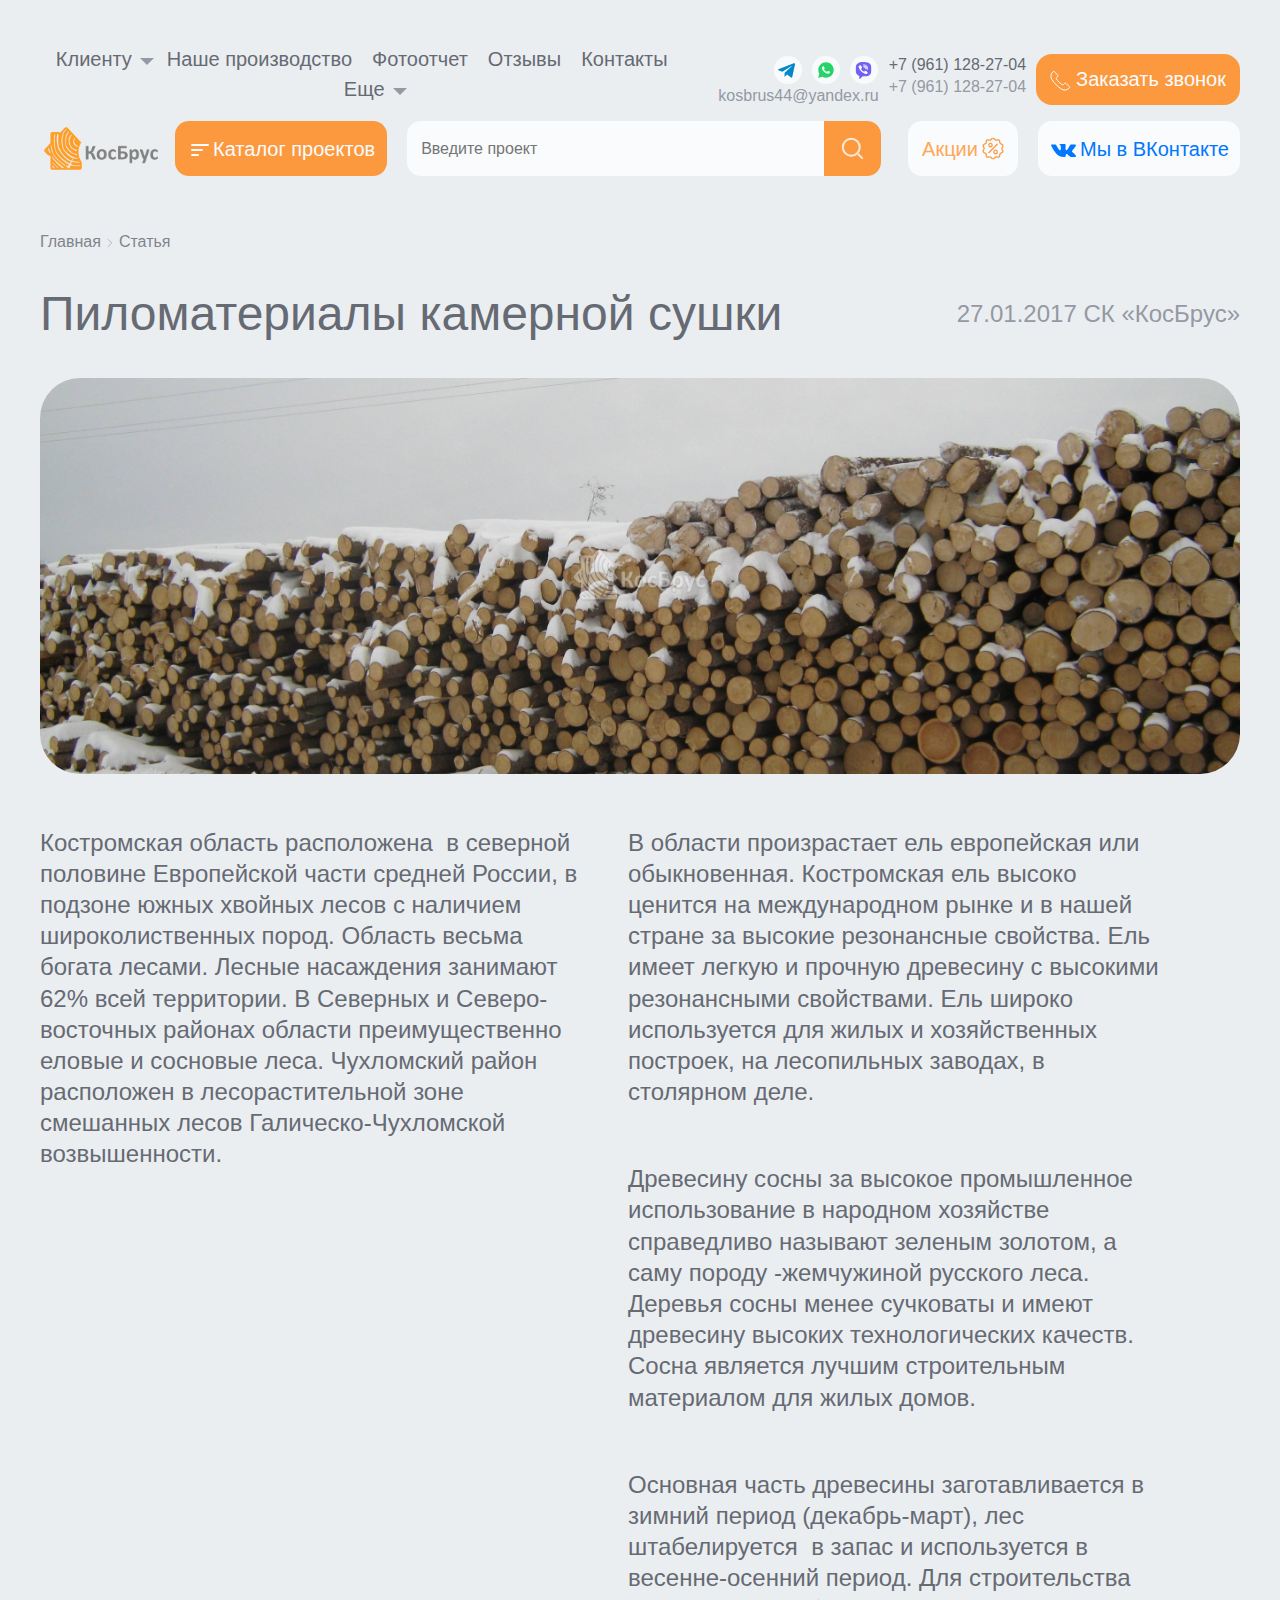
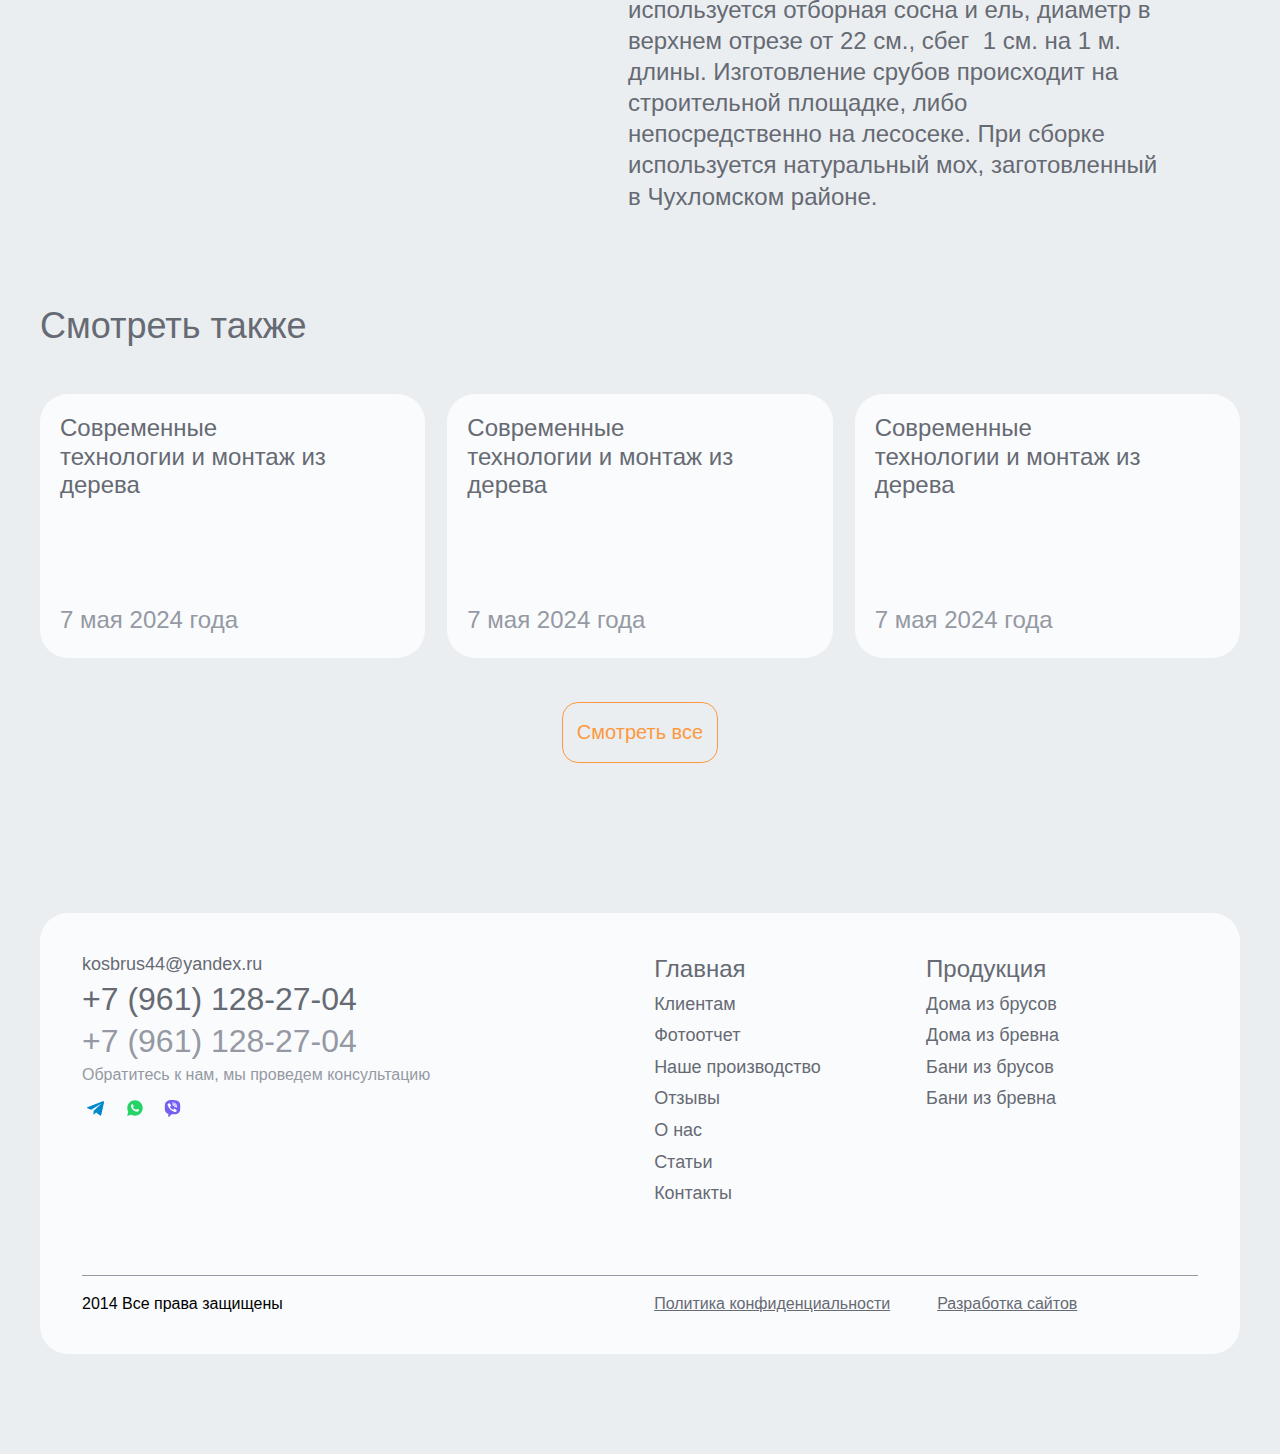
<file: art.html>
<!DOCTYPE html>
<html lang="ru">

<head>
  <meta charset="UTF-8">
  <meta name="viewport" content="width=device-width, initial-scale=1.0">
  <title>КосБрус</title>

  <link href="fonts/Manrope-Regular.woff" as="font" type="font/woff" crossorigin="anonymous">
  <link href="fonts/Manrope-Regular.woff2" as="font" type="font/woff2" crossorigin="anonymous">
  <link href="fonts/Manrope-Medium.woff" as="font" type="font/woff" crossorigin="anonymous">
  <link href="fonts/Manrope-Medium.woff2" as="font" type="font/woff2" crossorigin="anonymous">
  <link href="fonts/Manrope-Bold.woff" as="font" type="font/woff" crossorigin="anonymous">
  <link href="fonts/Manrope-Bold.woff2" as="font" type="font/woff2" crossorigin="anonymous">

  <link rel="stylesheet" href="css/normalize.css">
  <link rel="stylesheet" href="css/swiper-bundle.min.css">
  <link rel="stylesheet" href="css/nouislider.min.css">
  <link rel="stylesheet" href="css/style.css">

  <script defer src="js/swiper-bundle.min.js"></script>
  <script defer src="js/nouislider.min.js"></script>
  <script defer src="js/wNumb.min.js"></script>
  <script src="https://api-maps.yandex.ru/2.1/?apikey=вашAPI-ключ&lang=ru_RU"></script>
  <script defer src="js/script.js"></script>
</head>

<body id="scroll">
  <header class="header">
    <div class="container header__container">
      <div class="header-top">
        <nav class="header-top__nav">
          <ul class="header-top__list">
            <li class="header-top__item">
              <div class="header-top__dropdown">
                <button class="header-top__dropdown-toggle">Клиенту</button>
                <ul class="header-top__dropdown-menu">
                  <li class="header-top__dropdown-item"><a class="header-top__dropdown-link" href="#">Ссылка 1</a></li>
                  <li class="header-top__dropdown-item"><a class="header-top__dropdown-link" href="#">Ссылка 2</a></li>
                  <li class="header-top__dropdown-item"><a class="header-top__dropdown-link" href="#">Ссылка 3</a></li>
                </ul>
              </div>
            </li>
            <li class="header-top__item"><a class="header-top__link" href="production.html" target="_blank">Наше производство</a></li>
            <li class="header-top__item"><a class="header-top__link" href="photos.html" target="_blank">Фотоотчет</a></li>
            <li class="header-top__item"><a class="header-top__link" href="review.html" target="_blank">Отзывы</a></li>
            <li class="header-top__item"><a class="header-top__link" href="contacts.html" target="_blank">Контакты</a></li>
            <li class="header-top__item">
              <div class="header-top__dropdown">
                <button class="header-top__dropdown-toggle">Еще</button>
                <ul class="header-top__dropdown-menu">
                  <li class="header-top__dropdown-item"><a class="header-top__dropdown-link" href="#">Ссылка 1</a></li>
                  <li class="header-top__dropdown-item"><a class="header-top__dropdown-link" href="#">Ссылка 2</a></li>
                  <li class="header-top__dropdown-item"><a class="header-top__dropdown-link" href="#">Ссылка 3</a></li>
                </ul>
              </div>
            </li>
          </ul>
        </nav>
        <button class="header-burger" aria-label="Открыть меню">
          <svg width="53" height="53" viewBox="0 0 53 53" fill="none" xmlns="http://www.w3.org/2000/svg">
            <path d="M11.0391 15.458H41.9557" stroke="#FC993E" stroke-width="4" stroke-linecap="round"/>
            <path d="M11.0391 26.5H33.1224" stroke="#FC993E" stroke-width="4" stroke-linecap="round"/>
            <path d="M11.0391 37.542H24.2891" stroke="#FC993E" stroke-width="4" stroke-linecap="round"/>
          </svg>
        </button>
        <div class="header-mobile__burger-menu">
          <button class="header-mobile__burger-close">
            <svg width="26" height="26" viewBox="0 0 26 26" fill="none" xmlns="http://www.w3.org/2000/svg">
              <path d="M6 6L19.8932 20.3868" stroke="#9499A3" stroke-width="2" stroke-linecap="round" stroke-linejoin="round"/>
              <path d="M20.0001 6.00005L5.88201 20.1662" stroke="#9499A3" stroke-width="2" stroke-linecap="round" stroke-linejoin="round"/>
            </svg>
          </button>
          <button class="header-bottom__menu-button-mob">Каталог&nbsp;<span class="btn-hidden">проектов</span></button>
          <div class="header-bottom__mob-menu">
            <button class="header-bottom__btn-back">Назад</button>
            <button class="header-mobile__menu-close">
              <svg width="26" height="26" viewBox="0 0 26 26" fill="none" xmlns="http://www.w3.org/2000/svg">
                <path d="M6 6L19.8932 20.3868" stroke="#9499A3" stroke-width="2" stroke-linecap="round" stroke-linejoin="round"/>
                <path d="M20.0001 6.00005L5.88201 20.1662" stroke="#9499A3" stroke-width="2" stroke-linecap="round" stroke-linejoin="round"/>
              </svg>
            </button>
            <div class="header-bottom__menu-left-mob">
              <button class="header-bottom__submenu-btn header-bottom__submenu-btn-mob header-bottom__submenu-btn__active"
                data-path="action">Акции</button>
              <button class="header-bottom__submenu-btn header-bottom__submenu-btn-mob" data-path="house1">Дома из бруса</button>
              <button class="header-bottom__submenu-btn header-bottom__submenu-btn-mob" data-path="house2">Дома из бревна</button>
              <button class="header-bottom__submenu-btn header-bottom__submenu-btn-mob" data-path="bath1">Баня из бруса</button>
              <button class="header-bottom__submenu-btn header-bottom__submenu-btn-mob" data-path="bath2">Баня из бревна</button>
            </div> 
            
            <div data-target="action" class="header-bottom__submenu header-bottom__submenu-mob">
              <button class="header-bottom__btn-back-sub">Назад</button>
              <button class="header-mobile__submenu-close">
                <svg width="26" height="26" viewBox="0 0 26 26" fill="none" xmlns="http://www.w3.org/2000/svg">
                  <path d="M6 6L19.8932 20.3868" stroke="#9499A3" stroke-width="2" stroke-linecap="round" stroke-linejoin="round"/>
                  <path d="M20.0001 6.00005L5.88201 20.1662" stroke="#9499A3" stroke-width="2" stroke-linecap="round" stroke-linejoin="round"/>
                </svg>
              </button>
              <div class="header-bottom__wrap-catalog">
                <div class="header-bottom__catalog-list">
                  <a class="header-bottom__table-link header-bottom__table-link-top" href="#">Размер</a>
                  <a href="#" class="header-bottom__table-link">6х9</a>
                  <a href="#" class="header-bottom__table-link">6х19</a>
                  <a href="#" class="header-bottom__table-link">16х9</a>
                  <a href="#" class="header-bottom__table-link">6х9</a>
                </div>
                <div class="header-bottom__catalog-list">
                  <a class="header-bottom__table-link header-bottom__table-link-top" href="#">Площадь</a>
                  <a href="#" class="header-bottom__table-link">100м2</a>
                  <a href="#" class="header-bottom__table-link">150м2</a>
                  <a href="#" class="header-bottom__table-link">100м2</a>
                  <a href="#" class="header-bottom__table-link">150м2</a>
                </div>
                <div class="header-bottom__catalog-list">
                  <a class="header-bottom__table-link header-bottom__table-link-top" href="#">Этаж</a>
                  <a href="#" class="header-bottom__table-link">1</a>
                  <a href="#" class="header-bottom__table-link">2</a>
                  <a href="#" class="header-bottom__table-link">3</a>
                  <a href="#" class="header-bottom__table-link">4</a>
                </div>
                <div class="header-bottom__catalog-list">
                  <a class="header-bottom__table-link header-bottom__table-link-top" href="#">Особенности</a>
                  <a href="#" class="header-bottom__table-link">С мансардой</a>
                  <a href="#" class="header-bottom__table-link">С баней</a>
                  <a href="#" class="header-bottom__table-link">С мансардой</a>
                  <a href="#" class="header-bottom__table-link">С мансардой</a>
                </div>
              </div>
              
            </div>
            <div data-target="house1" class="header-bottom__submenu header-bottom__submenu-mob">
              <button class="header-bottom__btn-back-sub">Назад</button>
              <button class="header-mobile__submenu-close">
                <svg width="26" height="26" viewBox="0 0 26 26" fill="none" xmlns="http://www.w3.org/2000/svg">
                  <path d="M6 6L19.8932 20.3868" stroke="#9499A3" stroke-width="2" stroke-linecap="round" stroke-linejoin="round"/>
                  <path d="M20.0001 6.00005L5.88201 20.1662" stroke="#9499A3" stroke-width="2" stroke-linecap="round" stroke-linejoin="round"/>
                </svg>
              </button>
              <div class="header-bottom__wrap-catalog">
                <div class="header-bottom__catalog-list">
                  <a class="header-bottom__table-link header-bottom__table-link-top" href="#">Размер</a>
                  <a href="#" class="header-bottom__table-link">6х9</a>
                  <a href="#" class="header-bottom__table-link">6х9</a>
                  <a href="#" class="header-bottom__table-link">6х9</a>
                  <a href="#" class="header-bottom__table-link">6х9</a>
                </div>
                <div class="header-bottom__catalog-list">
                  <a class="header-bottom__table-link header-bottom__table-link-top" href="#">Площадь</a>
                  <a href="#" class="header-bottom__table-link">150м2</a>
                  <a href="#" class="header-bottom__table-link">150м2</a>
                  <a href="#" class="header-bottom__table-link">150м2</a>
                  <a href="#" class="header-bottom__table-link">150м2</a>
                </div>
                <div class="header-bottom__catalog-list">
                  <a class="header-bottom__table-link header-bottom__table-link-top" href="#">Этаж</a>
                  <a href="#" class="header-bottom__table-link">1</a>
                  <a href="#" class="header-bottom__table-link">2</a>
                  <a href="#" class="header-bottom__table-link">3</a>
                  <a href="#" class="header-bottom__table-link">4</a>
                </div>
                <div class="header-bottom__catalog-list">
                  <a class="header-bottom__table-link header-bottom__table-link-top" href="#">Особенности</a>
                  <a href="#" class="header-bottom__table-link">С мансардой</a>
                  <a href="#" class="header-bottom__table-link">С баней</a>
                  <a href="#" class="header-bottom__table-link">С мансардой</a>
                  <a href="#" class="header-bottom__table-link">С мансардой</a>
                </div>
              </div>
            </div>
            <div data-target="house2" class="header-bottom__submenu header-bottom__submenu-mob">
              <button class="header-bottom__btn-back-sub">Назад</button>
              <button class="header-mobile__submenu-close">
                <svg width="26" height="26" viewBox="0 0 26 26" fill="none" xmlns="http://www.w3.org/2000/svg">
                  <path d="M6 6L19.8932 20.3868" stroke="#9499A3" stroke-width="2" stroke-linecap="round" stroke-linejoin="round"/>
                  <path d="M20.0001 6.00005L5.88201 20.1662" stroke="#9499A3" stroke-width="2" stroke-linecap="round" stroke-linejoin="round"/>
                </svg>
              </button>
              <div class="header-bottom__wrap-catalog">
                <div class="header-bottom__catalog-list">
                  <a class="header-bottom__table-link header-bottom__table-link-top" href="#">Размер</a>
                  <a href="#" class="header-bottom__table-link">6х9</a>
                  <a href="#" class="header-bottom__table-link">7х9</a>
                  <a href="#" class="header-bottom__table-link">6х9</a>
                  <a href="#" class="header-bottom__table-link">8х9</a>
                </div>
                <div class="header-bottom__catalog-list">
                  <a class="header-bottom__table-link header-bottom__table-link-top" href="#">Площадь</a>
                  <a href="#" class="header-bottom__table-link">150м2</a>
                  <a href="#" class="header-bottom__table-link">150м2</a>
                  <a href="#" class="header-bottom__table-link">150м2</a>
                  <a href="#" class="header-bottom__table-link">150м2</a>
                </div>
                <div class="header-bottom__catalog-list">
                  <a class="header-bottom__table-link header-bottom__table-link-top" href="#">Этаж</a>
                  <a href="#" class="header-bottom__table-link">1</a>
                  <a href="#" class="header-bottom__table-link">2</a>
                  <a href="#" class="header-bottom__table-link">3</a>
                  <a href="#" class="header-bottom__table-link">4</a>
                </div>
                <div class="header-bottom__catalog-list">
                  <a class="header-bottom__table-link header-bottom__table-link-top" href="#">Особенности</a>
                  <a href="#" class="header-bottom__table-link">С мансардой</a>
                  <a href="#" class="header-bottom__table-link">С баней</a>
                  <a href="#" class="header-bottom__table-link">С мансардой</a>
                  <a href="#" class="header-bottom__table-link">С мансардой</a>
                </div>
              </div>
            </div>
            <div data-target="bath1" class="header-bottom__submenu header-bottom__submenu-mob">
              <button class="header-bottom__btn-back-sub">Назад</button>
              <button class="header-mobile__submenu-close">
                <svg width="26" height="26" viewBox="0 0 26 26" fill="none" xmlns="http://www.w3.org/2000/svg">
                  <path d="M6 6L19.8932 20.3868" stroke="#9499A3" stroke-width="2" stroke-linecap="round" stroke-linejoin="round"/>
                  <path d="M20.0001 6.00005L5.88201 20.1662" stroke="#9499A3" stroke-width="2" stroke-linecap="round" stroke-linejoin="round"/>
                </svg>
              </button>
              <div class="header-bottom__wrap-catalog">
                <div class="header-bottom__catalog-list">
                  <a class="header-bottom__table-link header-bottom__table-link-top" href="#">Размер</a>
                  <a href="#" class="header-bottom__table-link">6х9</a>
                  <a href="#" class="header-bottom__table-link">6х9</a>
                  <a href="#" class="header-bottom__table-link">6х9</a>
                  <a href="#" class="header-bottom__table-link">6х9</a>
                </div>
                <div class="header-bottom__catalog-list">
                  <a class="header-bottom__table-link header-bottom__table-link-top" href="#">Площадь</a>
                  <a href="#" class="header-bottom__table-link">150м2</a>
                  <a href="#" class="header-bottom__table-link">150м2</a>
                  <a href="#" class="header-bottom__table-link">150м2</a>
                  <a href="#" class="header-bottom__table-link">150м2</a>
                </div>
                <div class="header-bottom__catalog-list">
                  <a class="header-bottom__table-link header-bottom__table-link-top" href="#">Этаж</a>
                  <a href="#" class="header-bottom__table-link">1</a>
                  <a href="#" class="header-bottom__table-link">2</a>
                  <a href="#" class="header-bottom__table-link">3</a>
                  <a href="#" class="header-bottom__table-link">4</a>
                </div>
                <div class="header-bottom__catalog-list">
                  <a class="header-bottom__table-link header-bottom__table-link-top" href="#">Особенности</a>
                  <a href="#" class="header-bottom__table-link">С мансардой</a>
                  <a href="#" class="header-bottom__table-link">С баней</a>
                  <a href="#" class="header-bottom__table-link">С мансардой</a>
                  <a href="#" class="header-bottom__table-link">С мансардой</a>
                </div>
              </div>
            </div>
            <div data-target="bath2" class="header-bottom__submenu header-bottom__submenu-mob">
              <button class="header-bottom__btn-back-sub">Назад</button>
              <div class="header-bottom__catalog-list">
                <a class="header-bottom__table-link header-bottom__table-link-top" href="#">Размер</a>
                <a href="#" class="header-bottom__table-link">6х9</a>
                <a href="#" class="header-bottom__table-link">16х9</a>
                <a href="#" class="header-bottom__table-link">6х9</a>
                <a href="#" class="header-bottom__table-link">9х9</a>
              </div>
              <div class="header-bottom__catalog-list">
                <a class="header-bottom__table-link header-bottom__table-link-top" href="#">Площадь</a>
                <a href="#" class="header-bottom__table-link">150м2</a>
                <a href="#" class="header-bottom__table-link">100м2</a>
                <a href="#" class="header-bottom__table-link">150м2</a>
                <a href="#" class="header-bottom__table-link">190м2</a>
              </div>
              <div class="header-bottom__catalog-list">
                <a class="header-bottom__table-link header-bottom__table-link-top" href="#">Этаж</a>
                <a href="#" class="header-bottom__table-link">1</a>
                <a href="#" class="header-bottom__table-link">2</a>
                <a href="#" class="header-bottom__table-link">3</a>
                <a href="#" class="header-bottom__table-link">4</a>
              </div>
              <div class="header-bottom__catalog-list">
                <a class="header-bottom__table-link header-bottom__table-link-top" href="#">Особенности</a>
                <a href="#" class="header-bottom__table-link">С мансардой</a>
                <a href="#" class="header-bottom__table-link">С баней</a>
                <a href="#" class="header-bottom__table-link">С мансардой</a>
                <a href="#" class="header-bottom__table-link">С мансардой</a>
              </div>
            </div>
          </div>
          <nav class="header-mobile__burger-nav">
            <ul class="header-mobile__list">
              <li class="header-mobile__item">
                <div class="header-top__dropdown">
                  <button class="header-top__dropdown-toggle dropdown-toggle__mob ">Клиенту</button>
                  <ul class="header-top__dropdown-menu">
                    <li class="header-top__dropdown-item"><a class="header-top__dropdown-link" href="#">Ссылка 1</a></li>
                    <li class="header-top__dropdown-item"><a class="header-top__dropdown-link" href="#">Ссылка 2</a></li>
                    <li class="header-top__dropdown-item"><a class="header-top__dropdown-link" href="#">Ссылка 3</a></li>
                  </ul>
                </div>
              </li>
              <li class="header-mobile__item"><a class="header-mobile__link header-top__link" href="production.html" target="_blank">Наше производство</a></li>
              <li class="header-mobile__item"><a class="header-mobile__link header-top__link" href="photos.html" target="_blank">Фотоотчет</a></li>
              <li class="header-mobile__item"><a class="header-mobile__link header-top__link" href="review.html" target="_blank">Отзывы</a></li>
              <li class="header-mobile__item"><a class="header-mobile__link header-top__link" href="contacts.html" target="_blank">Контакты</a></li>
              <li class="header-mobile__item">
                <div class="header-top__dropdown">
                  <button class="header-top__dropdown-toggle dropdown-toggle__mob">Еще</button>
                  <ul class="header-top__dropdown-menu">
                    <li class="header-top__dropdown-item"><a class="header-top__dropdown-link" href="#">Ссылка 1</a></li>
                    <li class="header-top__dropdown-item"><a class="header-top__dropdown-link" href="#">Ссылка 2</a></li>
                    <li class="header-top__dropdown-item"><a class="header-top__dropdown-link" href="#">Ссылка 3</a></li>
                  </ul>
                </div>
              </li>
            </ul>
          </nav>
          <ul class="header-top__list-icon">
            <li class="header-top__item-icon">
              <a class="header-top__link-icon" href="#">
                <img src="img/telegram.svg" alt="Иконка Телеграм">
              </a>
            </li>
            <li class="header-top__item-icon">
              <a class="header-top__link-icon" href="#">
                <img src="img/whatsapp.svg" alt="Иконка What's app">
              </a>
            </li>
            <li class="header-top__item-icon">
              <a class="header-top__link-icon" href="#">
                <img src="img/viber.svg" alt="Иконка Viber">
              </a>
            </li>
          </ul>
          <a class="header-top__mail" href="mailto:kosbrus44@yandex.ru">kosbrus44@yandex.ru</a>
          <ul class="header-top__phone-list header-mobile__phone-list">
            <li class="header-top__phone-item"><a class="header-top__phone-link header-top__phone-top"
                href="tel:+79611282704">+7&nbsp;(961)&nbsp;128-27-04</a></li>
            <li class="header-top__phone-item"><a class="header-top__phone-link"
                href="tel:+79611282704">+7&nbsp;(961)&nbsp;128-27-04</a></li>
          </ul>
          <button class="header-top__btn-phone header-mobile__btn-phone form-btn">Заказать звонок</button>
        </div>
        <button class="btn-search__mob">
          <svg width="30" height="30" viewBox="0 0 30 30" fill="none" xmlns="http://www.w3.org/2000/svg">
            <g opacity="0.8">
            <circle cx="13.75" cy="13.75" r="8.75" stroke="#FC993E" stroke-width="2"/>
            <path d="M25 25L21.25 21.25" stroke="#FC993E" stroke-width="2" stroke-linecap="round"/>
            </g>
          </svg>
        </button>
        <img class="logo-mob" src="img/logo-mob.svg" alt="Логотип">
        <div class="header-top__contacts">
          <div class="header-top__contacts-social">
            <ul class="header-top__list-icon">
              <li class="header-top__item-icon">
                <a class="header-top__link-icon" href="#">
                  <img src="img/telegram.svg" alt="Иконка Телеграм">
                </a>
              </li>
              <li class="header-top__item-icon">
                <a class="header-top__link-icon" href="#">
                  <img src="img/whatsapp.svg" alt="Иконка What's app">
                </a>
              </li>
              <li class="header-top__item-icon">
                <a class="header-top__link-icon" href="#">
                  <img src="img/viber.svg" alt="Иконка Viber">
                </a>
              </li>
            </ul>
            <a class="header-top__mail" href="mailto:kosbrus44@yandex.ru">kosbrus44@yandex.ru</a>
          </div>
          <ul class="header-top__phone-list">
            <li class="header-top__phone-item"><a class="header-top__phone-link header-top__phone-top"
                href="tel:+79611282704">+7&nbsp;(961)&nbsp;128-27-04</a></li>
            <li class="header-top__phone-item"><a class="header-top__phone-link"
                href="tel:+79611282704">+7&nbsp;(961)&nbsp;128-27-04</a></li>
          </ul>
          <button class="header-top__btn-phone form-btn">Заказать звонок</button>
          <div class="modal-overlay-order modal-overlay">
            <div class="modal modal-order">
              <h3 class="modal-heading">Сделать заказ</h3>
              <span class="modal-order__text">Пожалуйста, заполните форму и мы с вами свяжемся</span>
              <form class="modal-order__form" action="#">
                <input class="modal-order__input" type="text" placeholder="Введите ваше имя">
                <input class="modal-order__input" type="email" name="mail" id="mail" placeholder="Введите вашу почту">
                <input class="modal-order__input modal-order__input-last" type="text" placeholder="Комментарий">
                <div class="modal-order__filters">
                  <div class="modal-order__left-filter">
                    <span class="modal-order__filter-text">Тип проекта</span>
                    <ul class="checkbox_list">
                      <li class="checkbox__item">
                        <label for="check_1">
                          <input type="checkbox" name="check_1" id="check_1" class="modal-order__checkbox">под усадку
                          <span></span>
                        </label>
                      </li>
                      <li class="checkbox__item">
                        <label for="check_2">
                          <input type="checkbox" id="check_2" name="check_2" class="modal-order__checkbox">под ключ
                          <span></span>
                        </label>
                      </li>
                    </ul>
                  </div>
                  <div class="modal-order__right-filter">
                    <span class="modal-order__filter-text">Доп. услуги</span>
                    <ul class="checkbox_list">
                      <li class="checkbox__item">
                        <label for="check_3">
                          <input type="checkbox" name="check_3" id="check_3" class="modal-order__checkbox">фундамент
                          <span></span>
                        </label>
                      </li>
                      <li class="checkbox__item">
                        <label for="check_4">
                          <input type="checkbox" id="check_4" name="check_4" class="modal-order__checkbox">кровля
                          <span></span>
                        </label>
                      </li>
                      <li class="checkbox__item">
                        <label for="check_5">
                          <input type="checkbox" id="check_5" name="check_5" class="modal-order__checkbox">отопление
                          <span></span>
                        </label>  
                      </li>
                      <li class="checkbox__item">
                        <label for="check_6">
                          <input type="checkbox" id="check_6" name="check_6" class="modal-order__checkbox">электричество
                          <span></span>
                        </label>
                      </li>
                      <li class="checkbox__item">
                        <label for="check_7">
                          <input type="checkbox" id="check_7" name="check_7" class="modal-order__checkbox">сантехника
                          <span></span>
                        </label>
                      </li>
                    </ul>
                  </div>
                </div>
                <button class="modal-order__form-btn" type="submit">Обсудить проект</button>
              </form>
              <button class="close-btn">
                <svg width="46" height="46" viewBox="0 0 46 46" fill="none" xmlns="http://www.w3.org/2000/svg">
                  <path d="M10.6172 10.6155L35.1974 36.069" stroke="#666A73" stroke-width="4" stroke-linecap="round"
                    stroke-linejoin="round" />
                  <path d="M35.3829 10.6156L10.4048 35.6788" stroke="#666A73" stroke-width="4" stroke-linecap="round"
                    stroke-linejoin="round" />
                </svg>
              </button>
            </div>
          </div>
        </div>
      </div>
      <div class="header-bottom">
        <div class="header-bottom__left">
          <a class="header-bottom__logo" href="index.html">
            <img src="img/logo.svg" alt="Логотип">
          </a>
          <button class="header-bottom__menu-button">Каталог&nbsp;<span class="btn-hidden">проектов</span></button>
        </div>
        
        <div class="header-bottom__right">
          <div class="header-bottom__search-container">
            <form action="#" class="header-bottom__search-form">
              <input class="header-bottom__search-input" type="text" placeholder="Введите проект">
              <button class="header-bottom__search-btn" type="submit"></button>
            </form>
            <div class="header-bottom__search-menu hidden">
              <span class="header-bottom__search-title">Популярные запросы</span>
              <ul class="header-bottom__search-list">
                <li class="header-bottom__search-item"><a class="header-bottom__search-link" href="#">дом из бруса 6х6</a>
                </li>
                <li class="header-bottom__search-item"><a class="header-bottom__search-link" href="#">дом из бруса 6х6</a>
                </li>
                <li class="header-bottom__search-item"><a class="header-bottom__search-link" href="#">дом из бруса 6х6</a>
                </li>
                <li class="header-bottom__search-item"><a class="header-bottom__search-link" href="#">дом из бруса 6х6</a>
                </li>
              </ul>
            </div>
          </div>
          <a class="header-bottom__action-link btn-hidden" href="#" target="_blank">Акции</a>
          <a class="header-bottom__vk-link" href="#" target="_blank">Мы в ВКонтакте</a>
        </div>

        <div class="header-bottom__menu">
          <div class="header-bottom__menu-left">
            <button class="header-bottom__submenu-btn header-bottom__submenu-btn__active"
              data-path="action">Акции</button>
            <button class="header-bottom__submenu-btn" data-path="house1">Дома из бруса</button>
            <button class="header-bottom__submenu-btn" data-path="house2">Дома из бревна</button>
            <button class="header-bottom__submenu-btn" data-path="bath1">Баня из бруса</button>
            <button class="header-bottom__submenu-btn" data-path="bath2">Баня из бревна</button>
          </div> 
          <div class="header-bottom__wrap-table">
            <div data-target="action" class="header-bottom__submenu header-bottom__submenu__active">
              <div class="header-bottom__catalog-list">
                <a class="header-bottom__table-link header-bottom__table-link-top" href="#">Размер</a>
                <a href="#" class="header-bottom__table-link">6х9</a>
                <a href="#" class="header-bottom__table-link">6х19</a>
                <a href="#" class="header-bottom__table-link">16х9</a>
                <a href="#" class="header-bottom__table-link">6х9</a>
              </div>
              <div class="header-bottom__catalog-list">
                <a class="header-bottom__table-link header-bottom__table-link-top" href="#">Площадь</a>
                <a href="#" class="header-bottom__table-link">100м2</a>
                <a href="#" class="header-bottom__table-link">150м2</a>
                <a href="#" class="header-bottom__table-link">100м2</a>
                <a href="#" class="header-bottom__table-link">150м2</a>
              </div>
              <div class="header-bottom__catalog-list">
                <a class="header-bottom__table-link header-bottom__table-link-top" href="#">Этаж</a>
                <a href="#" class="header-bottom__table-link">1</a>
                <a href="#" class="header-bottom__table-link">2</a>
                <a href="#" class="header-bottom__table-link">3</a>
                <a href="#" class="header-bottom__table-link">4</a>
              </div>
              <div class="header-bottom__catalog-list">
                <a class="header-bottom__table-link header-bottom__table-link-top" href="#">Особенности</a>
                <a href="#" class="header-bottom__table-link">С мансардой</a>
                <a href="#" class="header-bottom__table-link">С баней</a>
                <a href="#" class="header-bottom__table-link">С мансардой</a>
                <a href="#" class="header-bottom__table-link">С мансардой</a>
              </div>
            </div>
            <div data-target="house1" class="header-bottom__submenu">
              <div class="header-bottom__catalog-list">
                <a class="header-bottom__table-link header-bottom__table-link-top" href="#">Размер</a>
                <a href="#" class="header-bottom__table-link">6х9</a>
                <a href="#" class="header-bottom__table-link">6х9</a>
                <a href="#" class="header-bottom__table-link">6х9</a>
                <a href="#" class="header-bottom__table-link">6х9</a>
              </div>
              <div class="header-bottom__catalog-list">
                <a class="header-bottom__table-link header-bottom__table-link-top" href="#">Площадь</a>
                <a href="#" class="header-bottom__table-link">150м2</a>
                <a href="#" class="header-bottom__table-link">150м2</a>
                <a href="#" class="header-bottom__table-link">150м2</a>
                <a href="#" class="header-bottom__table-link">150м2</a>
              </div>
              <div class="header-bottom__catalog-list">
                <a class="header-bottom__table-link header-bottom__table-link-top" href="#">Этаж</a>
                <a href="#" class="header-bottom__table-link">1</a>
                <a href="#" class="header-bottom__table-link">2</a>
                <a href="#" class="header-bottom__table-link">3</a>
                <a href="#" class="header-bottom__table-link">4</a>
              </div>
              <div class="header-bottom__catalog-list">
                <a class="header-bottom__table-link header-bottom__table-link-top" href="#">Особенности</a>
                <a href="#" class="header-bottom__table-link">С мансардой</a>
                <a href="#" class="header-bottom__table-link">С баней</a>
                <a href="#" class="header-bottom__table-link">С мансардой</a>
                <a href="#" class="header-bottom__table-link">С мансардой</a>
              </div>
            </div>
            <div data-target="house2" class="header-bottom__submenu">
              <div class="header-bottom__catalog-list">
                <a class="header-bottom__table-link header-bottom__table-link-top" href="#">Размер</a>
                <a href="#" class="header-bottom__table-link">6х9</a>
                <a href="#" class="header-bottom__table-link">7х9</a>
                <a href="#" class="header-bottom__table-link">6х9</a>
                <a href="#" class="header-bottom__table-link">8х9</a>
              </div>
              <div class="header-bottom__catalog-list">
                <a class="header-bottom__table-link header-bottom__table-link-top" href="#">Площадь</a>
                <a href="#" class="header-bottom__table-link">150м2</a>
                <a href="#" class="header-bottom__table-link">150м2</a>
                <a href="#" class="header-bottom__table-link">150м2</a>
                <a href="#" class="header-bottom__table-link">150м2</a>
              </div>
              <div class="header-bottom__catalog-list">
                <a class="header-bottom__table-link header-bottom__table-link-top" href="#">Этаж</a>
                <a href="#" class="header-bottom__table-link">1</a>
                <a href="#" class="header-bottom__table-link">2</a>
                <a href="#" class="header-bottom__table-link">3</a>
                <a href="#" class="header-bottom__table-link">4</a>
              </div>
              <div class="header-bottom__catalog-list">
                <a class="header-bottom__table-link header-bottom__table-link-top" href="#">Особенности</a>
                <a href="#" class="header-bottom__table-link">С мансардой</a>
                <a href="#" class="header-bottom__table-link">С баней</a>
                <a href="#" class="header-bottom__table-link">С мансардой</a>
                <a href="#" class="header-bottom__table-link">С мансардой</a>
              </div>
            </div>
            <div data-target="bath1" class="header-bottom__submenu">
              <div class="header-bottom__catalog-list">
                <a class="header-bottom__table-link header-bottom__table-link-top" href="#">Размер</a>
                <a href="#" class="header-bottom__table-link">6х9</a>
                <a href="#" class="header-bottom__table-link">6х9</a>
                <a href="#" class="header-bottom__table-link">6х9</a>
                <a href="#" class="header-bottom__table-link">6х9</a>
              </div>
              <div class="header-bottom__catalog-list">
                <a class="header-bottom__table-link header-bottom__table-link-top" href="#">Площадь</a>
                <a href="#" class="header-bottom__table-link">150м2</a>
                <a href="#" class="header-bottom__table-link">150м2</a>
                <a href="#" class="header-bottom__table-link">150м2</a>
                <a href="#" class="header-bottom__table-link">150м2</a>
              </div>
              <div class="header-bottom__catalog-list">
                <a class="header-bottom__table-link header-bottom__table-link-top" href="#">Этаж</a>
                <a href="#" class="header-bottom__table-link">1</a>
                <a href="#" class="header-bottom__table-link">2</a>
                <a href="#" class="header-bottom__table-link">3</a>
                <a href="#" class="header-bottom__table-link">4</a>
              </div>
              <div class="header-bottom__catalog-list">
                <a class="header-bottom__table-link header-bottom__table-link-top" href="#">Особенности</a>
                <a href="#" class="header-bottom__table-link">С мансардой</a>
                <a href="#" class="header-bottom__table-link">С баней</a>
                <a href="#" class="header-bottom__table-link">С мансардой</a>
                <a href="#" class="header-bottom__table-link">С мансардой</a>
              </div>
            </div>
            <div data-target="bath2" class="header-bottom__submenu">
              <div class="header-bottom__catalog-list">
                <a class="header-bottom__table-link header-bottom__table-link-top" href="#">Размер</a>
                <a href="#" class="header-bottom__table-link">6х9</a>
                <a href="#" class="header-bottom__table-link">16х9</a>
                <a href="#" class="header-bottom__table-link">6х9</a>
                <a href="#" class="header-bottom__table-link">9х9</a>
              </div>
              <div class="header-bottom__catalog-list">
                <a class="header-bottom__table-link header-bottom__table-link-top" href="#">Площадь</a>
                <a href="#" class="header-bottom__table-link">150м2</a>
                <a href="#" class="header-bottom__table-link">100м2</a>
                <a href="#" class="header-bottom__table-link">150м2</a>
                <a href="#" class="header-bottom__table-link">190м2</a>
              </div>
              <div class="header-bottom__catalog-list">
                <a class="header-bottom__table-link header-bottom__table-link-top" href="#">Этаж</a>
                <a href="#" class="header-bottom__table-link">1</a>
                <a href="#" class="header-bottom__table-link">2</a>
                <a href="#" class="header-bottom__table-link">3</a>
                <a href="#" class="header-bottom__table-link">4</a>
              </div>
              <div class="header-bottom__catalog-list">
                <a class="header-bottom__table-link header-bottom__table-link-top" href="#">Особенности</a>
                <a href="#" class="header-bottom__table-link">С мансардой</a>
                <a href="#" class="header-bottom__table-link">С баней</a>
                <a href="#" class="header-bottom__table-link">С мансардой</a>
                <a href="#" class="header-bottom__table-link">С мансардой</a>
              </div>
            </div>
          </div>
        </div>
        
        
        
        
      </div>
      
    </div>
  </header>
  <main>
    <section class="section-blog section-art container">
      <nav aria-label="breadcrumb">
        <ul class="breadcrumb">
          <li>
            <a href="index.html">Главная</a>
          </li>  
          <li>Статья</li>
        </ul>
      </nav>
      <div class="section-blog__wrap-heading">
        <h3 class="section-blog__heading section-blog__art-heading">Пиломатериалы камерной сушки</h3>
        <span class="section-blog__date section-art__date">27.01.2017 СК «КосБрус»</span>
      </div>
      <img class="section-blog__img section-art__img" src="img/art-img.jpg" alt="Фото дров">
      <div class="section-blog__content">
        <div class="section-blog__left">
          <p class="section-blog__descr">Костромская область расположена  в северной половине Европейской части средней России, в подзоне южных хвойных лесов с наличием широколиственных пород. Область весьма богата лесами. Лесные насаждения занимают 62% всей территории. В Северных и Северо-восточных районах области преимущественно еловые и сосновые леса. Чухломский район расположен в лесорастительной зоне смешанных лесов Галическо-Чухломской возвышенности.</p>
        </div>
        <div class="section-blog__right">
          <p class="section-blog__descr">В области произрастает ель европейская или обыкновенная. Костромская ель высоко ценится на международном рынке и в нашей стране за высокие резонансные свойства. Ель имеет легкую и прочную древесину с высокими резонансными свойствами. Ель широко используется для жилых и хозяйственных построек, на лесопильных заводах, в столярном деле.</p>
          <p class="section-blog__descr">Древесину сосны за высокое промышленное использование в народном хозяйстве справедливо называют зеленым золотом, а саму породу -жемчужиной русского леса. Деревья сосны менее сучковаты и имеют древесину высоких технологических качеств. Сосна является лучшим строительным материалом для жилых домов.</p>
          <p class="section-blog__descr">Основная часть древесины заготавливается в зимний период (декабрь-март), лес штабелируется  в запас и используется в весенне-осенний период. Для строительства используется отборная сосна и ель, диаметр в верхнем отрезе от 22 см., сбег  1 см. на 1 м. длины. Изготовление срубов происходит на строительной площадке, либо непосредственно на лесосеке. При сборке используется натуральный мох, заготовленный в Чухломском районе.</p>
        </div>
      </div>
      <span class="section-blog__subtitle">Смотреть также</span>
      <ul class="section-blog__grid articles-list">
        <li class="section-blog__card-wrap">
          <a href="art.html" class="section-blog__card">
            <h3 class="section-blog__title">Современные технологии и монтаж из дерева </h3>
            <span class="section-blog__date">7 мая 2024 года</span>
          </a>
        </li>
        <li class="section-blog__card-wrap">
          <a href="art.html" class="section-blog__card">
            <h3 class="section-blog__title">Современные технологии и монтаж из дерева </h3>
            <span class="section-blog__date">7 мая 2024 года</span>
          </a>
        </li>
        <li class="section-blog__card-wrap">
          <a href="art.html" class="section-blog__card">
            <h3 class="section-blog__title">Современные технологии и монтаж из дерева </h3>
            <span class="section-blog__date">7 мая 2024 года</span>
          </a>
        </li>

        <li class="section-blog__card-wrap section-blog__card-mob hidden">
          <a href="art.html" class="section-blog__card">
            <h3 class="section-blog__title">Современные технологии и монтаж из дерева </h3>
            <span class="section-blog__date">7 мая 2024 года</span>
          </a>
        </li>
        <li class="section-blog__card-wrap hidden">
          <a href="art.html" class="section-blog__card">
            <h3 class="section-blog__title">Современные технологии и монтаж из дерева </h3>
            <span class="section-blog__date">7 мая 2024 года</span>
          </a>
        </li>
        <li class="section-blog__card-wrap hidden">
          <a href="art.html" class="section-blog__card">
            <h3 class="section-blog__title">Современные технологии и монтаж из дерева </h3>
            <span class="section-blog__date">7 мая 2024 года</span>
          </a>
        </li>
      </ul>
      <button class="button-all-blog transparent-btn show-more-btn">Смотреть все</button>
    </section>
    
  </main>
  <footer class="footer container">
    <div class="footer__container">
      <div class="footer-top">
        <div class="footer-top__left">
          <a class="footer-top__mail" href="mailto:kosbrus44@yandex.ru">kosbrus44@yandex.ru</a>
          <ul class="footer-top__phone-list">
            <li class="footer-top__phone-item">
              <a class="footer-top__phone-link footer-top__phone-top" href="tel:+79611282704">+7&nbsp;(961)&nbsp;128-27-04</a>
            </li>
            <li class="footer-top__phone-item">
              <a class="footer-top__phone-link" href="tel:+79611282704">+7&nbsp;(961)&nbsp;128-27-04</a>
            </li>
          </ul>
          <span class="footer-top__text">Обратитесь к нам, мы проведем консультацию</span>
          <ul class="header-top__list-icon">
            <li class="header-top__item-icon">
              <a class="header-top__link-icon" href="#">
                <img src="img/telegram.svg" alt="Иконка Телеграм">
              </a>
            </li>
            <li class="header-top__item-icon">
              <a class="header-top__link-icon" href="#">
                <img src="img/whatsapp.svg" alt="Иконка What's app">
              </a>
            </li>
            <li class="header-top__item-icon">
              <a class="header-top__link-icon" href="#">
                <img src="img/viber.svg" alt="Иконка Viber">
              </a>
            </li>
          </ul> 
        </div>
        <div class="footer-top__right">
          <nav class="footer-top__nav">
            <ul class="footer-top__list">
              <li class="footer-top__item">
                <a class="footer-top__link footer-top__link-top" href="index.html" target="_blank">Главная</a>
              </li>
              <li class="footer-top__item">
                <a class="footer-top__link" href="category.html" target="_blank">Клиентам</a>
              </li>
              <li class="footer-top__item">
                <a class="footer-top__link" href="photos.html" target="_blank">Фотоотчет</a>
              </li>
              <li class="footer-top__item">
                <a class="footer-top__link" href="production.html" target="_blank">Наше производство</a>
              </li>
              <li class="footer-top__item">
                <a class="footer-top__link" href="review.html" target="_blank">Отзывы</a>
              </li>
              <li class="footer-top__item">
                <a class="footer-top__link" href="#">О нас</a>
              </li>
              <li class="footer-top__item">
                <a class="footer-top__link" href="article.html" target="_blank">Статьи</a>
              </li>
              <li class="footer-top__item">
                <a class="footer-top__link" href="contacts.html" target="_blank">Контакты</a>
              </li>
            </ul>
            <ul class="footer-top__list">
              <li class="footer-top__item">
                <a class="footer-top__link footer-top__link-top" href="#">Продукция</a>
              </li>
              <li class="footer-top__item">
                <a class="footer-top__link" href="#">Дома из брусов</a>
              </li>
              <li class="footer-top__item">
                <a class="footer-top__link" href="#">Дома из бревна</a>
              </li>
              <li class="footer-top__item">
                <a class="footer-top__link" href="#">Бани из брусов</a>
              </li>
              <li class="footer-top__item">
                <a class="footer-top__link" href="#">Бани из бревна</a>
              </li>
            </ul>
          </nav>
        </div>
      </div>
      <div class="footer-bottom">
        <div class="footer-bottom__left">
          <span class="footer-bottom__text">2014 Все права защищены</span>
        </div>
        <div class="footer-bottom__right">
          <a class="footer-bottom__link" href="#" target="_blank">Политика конфиденциальности</a>
          <a class="footer-bottom__link" href="#" target="_blank">Разработка сайтов</a>
        </div>
      </div>
    </div>
  </footer>
</body>

</html>
</file>
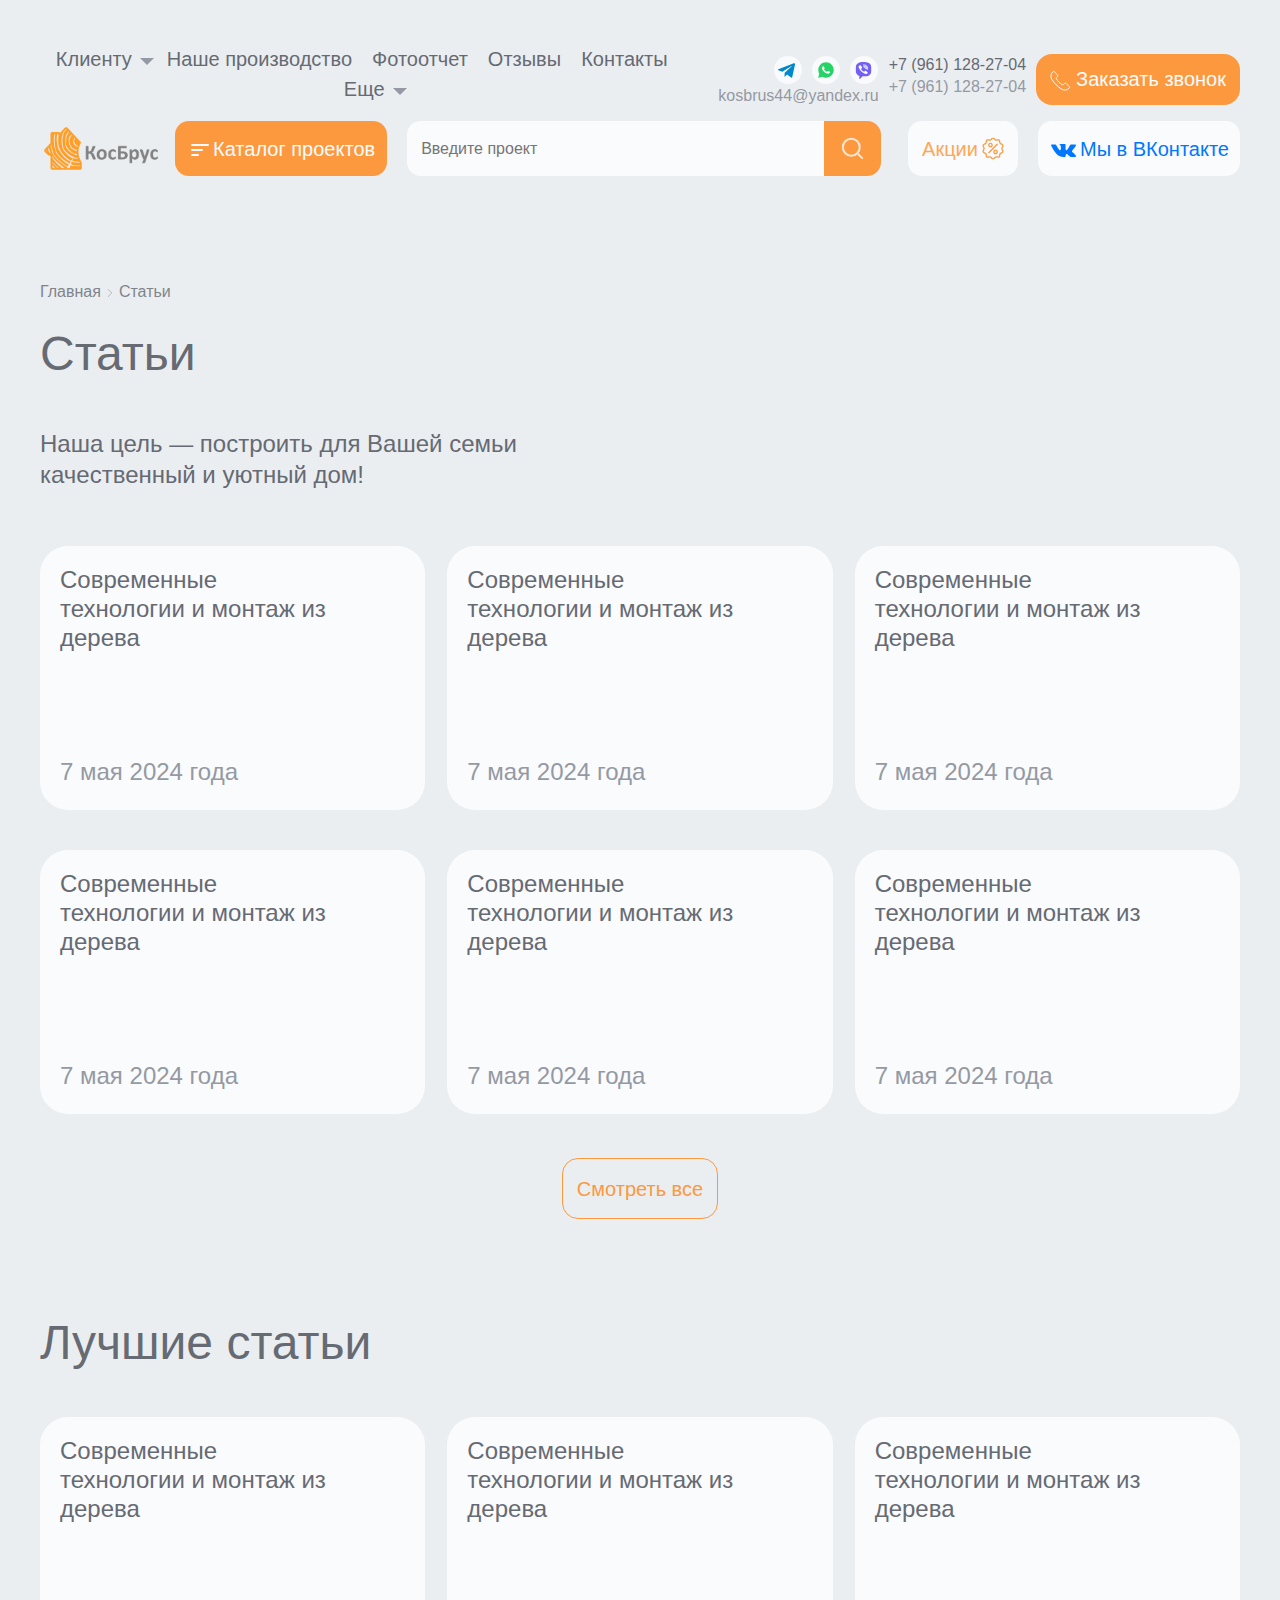
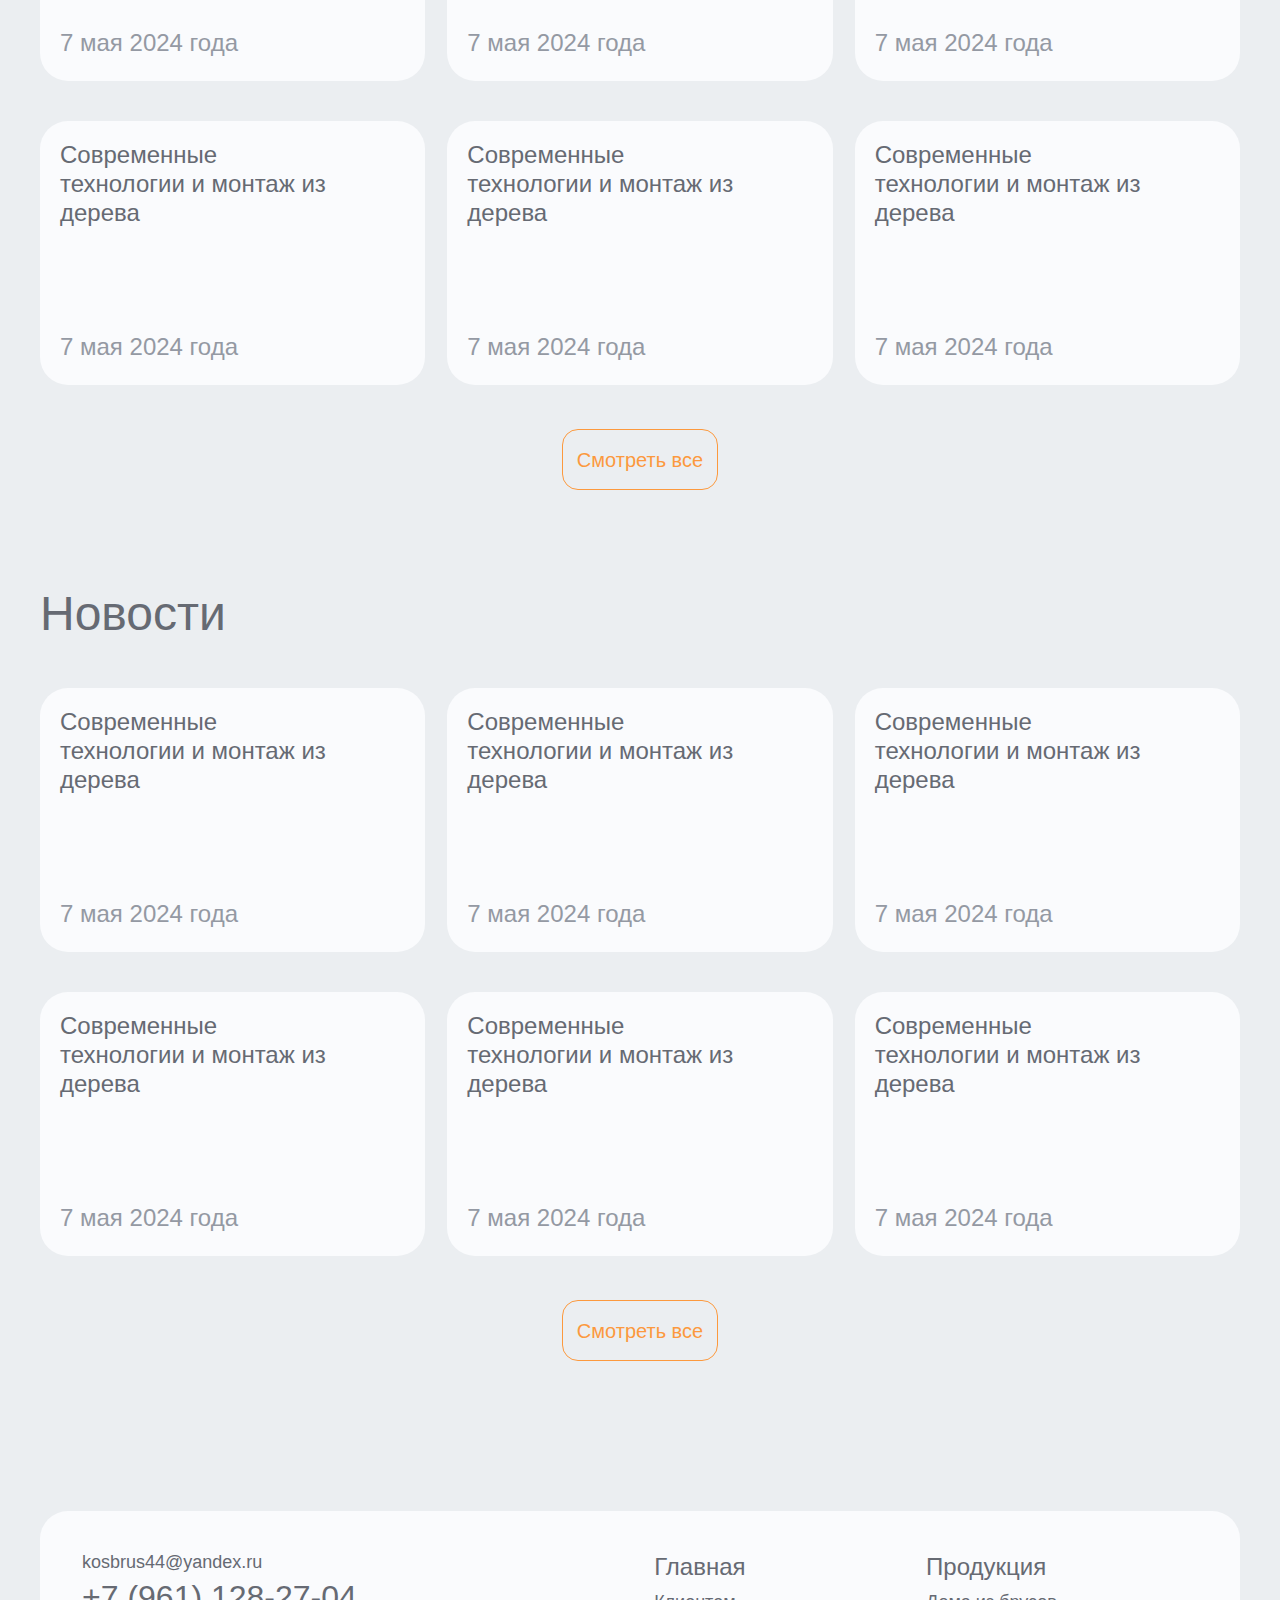
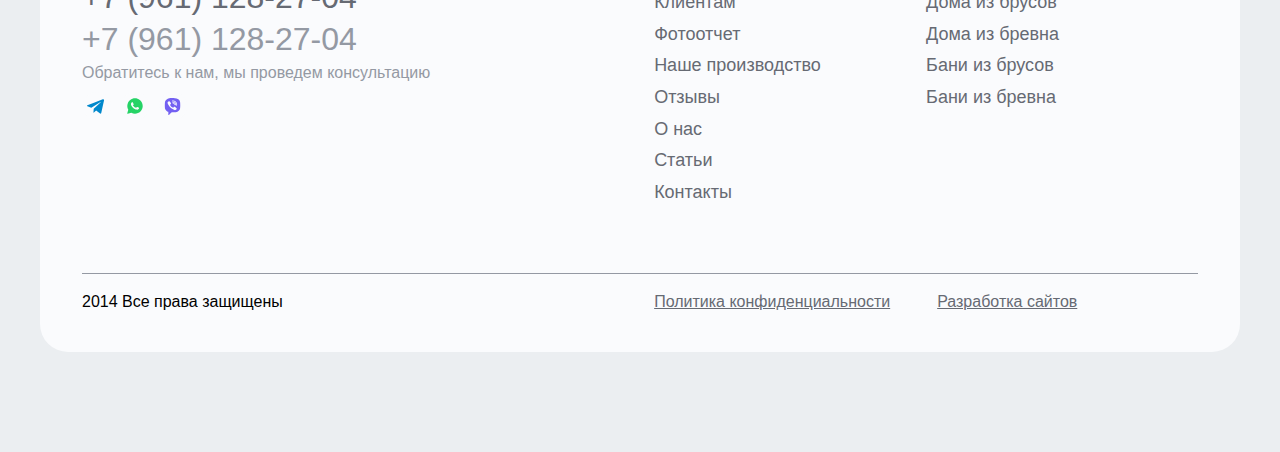
<file: article.html>
<!DOCTYPE html>
<html lang="ru">

<head>
  <meta charset="UTF-8">
  <meta name="viewport" content="width=device-width, initial-scale=1.0">
  <title>КосБрус</title>

  <link href="fonts/Manrope-Regular.woff" as="font" type="font/woff" crossorigin="anonymous">
  <link href="fonts/Manrope-Regular.woff2" as="font" type="font/woff2" crossorigin="anonymous">
  <link href="fonts/Manrope-Medium.woff" as="font" type="font/woff" crossorigin="anonymous">
  <link href="fonts/Manrope-Medium.woff2" as="font" type="font/woff2" crossorigin="anonymous">
  <link href="fonts/Manrope-Bold.woff" as="font" type="font/woff" crossorigin="anonymous">
  <link href="fonts/Manrope-Bold.woff2" as="font" type="font/woff2" crossorigin="anonymous">

  <link rel="stylesheet" href="css/normalize.css">
  <link rel="stylesheet" href="css/swiper-bundle.min.css">
  <link rel="stylesheet" href="css/nouislider.min.css">
  <link rel="stylesheet" href="css/style.css">

  <script defer src="js/swiper-bundle.min.js"></script>
  <script defer src="js/nouislider.min.js"></script>
  <script defer src="js/wNumb.min.js"></script>
  <script src="https://api-maps.yandex.ru/2.1/?apikey=вашAPI-ключ&lang=ru_RU"></script>
  <script defer src="js/script.js"></script>
</head>

<body id="scroll">
  <header class="header">
    <div class="container header__container">
      <div class="header-top">
        <nav class="header-top__nav">
          <ul class="header-top__list">
            <li class="header-top__item">
              <div class="header-top__dropdown">
                <button class="header-top__dropdown-toggle">Клиенту</button>
                <ul class="header-top__dropdown-menu">
                  <li class="header-top__dropdown-item"><a class="header-top__dropdown-link" href="#">Ссылка 1</a></li>
                  <li class="header-top__dropdown-item"><a class="header-top__dropdown-link" href="#">Ссылка 2</a></li>
                  <li class="header-top__dropdown-item"><a class="header-top__dropdown-link" href="#">Ссылка 3</a></li>
                </ul>
              </div>
            </li>
            <li class="header-top__item"><a class="header-top__link" href="production.html" target="_blank">Наше производство</a></li>
            <li class="header-top__item"><a class="header-top__link" href="photos.html" target="_blank">Фотоотчет</a></li>
            <li class="header-top__item"><a class="header-top__link" href="review.html" target="_blank">Отзывы</a></li>
            <li class="header-top__item"><a class="header-top__link" href="contacts.html" target="_blank">Контакты</a></li>
            <li class="header-top__item">
              <div class="header-top__dropdown">
                <button class="header-top__dropdown-toggle">Еще</button>
                <ul class="header-top__dropdown-menu">
                  <li class="header-top__dropdown-item"><a class="header-top__dropdown-link" href="#">Ссылка 1</a></li>
                  <li class="header-top__dropdown-item"><a class="header-top__dropdown-link" href="#">Ссылка 2</a></li>
                  <li class="header-top__dropdown-item"><a class="header-top__dropdown-link" href="#">Ссылка 3</a></li>
                </ul>
              </div>
            </li>
          </ul>
        </nav>
        <button class="header-burger" aria-label="Открыть меню">
          <svg width="53" height="53" viewBox="0 0 53 53" fill="none" xmlns="http://www.w3.org/2000/svg">
            <path d="M11.0391 15.458H41.9557" stroke="#FC993E" stroke-width="4" stroke-linecap="round"/>
            <path d="M11.0391 26.5H33.1224" stroke="#FC993E" stroke-width="4" stroke-linecap="round"/>
            <path d="M11.0391 37.542H24.2891" stroke="#FC993E" stroke-width="4" stroke-linecap="round"/>
          </svg>
        </button>
        <div class="header-mobile__burger-menu">
          <button class="header-mobile__burger-close">
            <svg width="26" height="26" viewBox="0 0 26 26" fill="none" xmlns="http://www.w3.org/2000/svg">
              <path d="M6 6L19.8932 20.3868" stroke="#9499A3" stroke-width="2" stroke-linecap="round" stroke-linejoin="round"/>
              <path d="M20.0001 6.00005L5.88201 20.1662" stroke="#9499A3" stroke-width="2" stroke-linecap="round" stroke-linejoin="round"/>
            </svg>
          </button>
          <button class="header-bottom__menu-button-mob">Каталог&nbsp;<span class="btn-hidden">проектов</span></button>
          <div class="header-bottom__mob-menu">
            <button class="header-bottom__btn-back">Назад</button>
            <button class="header-mobile__menu-close">
              <svg width="26" height="26" viewBox="0 0 26 26" fill="none" xmlns="http://www.w3.org/2000/svg">
                <path d="M6 6L19.8932 20.3868" stroke="#9499A3" stroke-width="2" stroke-linecap="round" stroke-linejoin="round"/>
                <path d="M20.0001 6.00005L5.88201 20.1662" stroke="#9499A3" stroke-width="2" stroke-linecap="round" stroke-linejoin="round"/>
              </svg>
            </button>
            <div class="header-bottom__menu-left-mob">
              <button class="header-bottom__submenu-btn header-bottom__submenu-btn-mob header-bottom__submenu-btn__active"
                data-path="action">Акции</button>
              <button class="header-bottom__submenu-btn header-bottom__submenu-btn-mob" data-path="house1">Дома из бруса</button>
              <button class="header-bottom__submenu-btn header-bottom__submenu-btn-mob" data-path="house2">Дома из бревна</button>
              <button class="header-bottom__submenu-btn header-bottom__submenu-btn-mob" data-path="bath1">Баня из бруса</button>
              <button class="header-bottom__submenu-btn header-bottom__submenu-btn-mob" data-path="bath2">Баня из бревна</button>
            </div> 
            
            <div data-target="action" class="header-bottom__submenu header-bottom__submenu-mob">
              <button class="header-bottom__btn-back-sub">Назад</button>
              <button class="header-mobile__submenu-close">
                <svg width="26" height="26" viewBox="0 0 26 26" fill="none" xmlns="http://www.w3.org/2000/svg">
                  <path d="M6 6L19.8932 20.3868" stroke="#9499A3" stroke-width="2" stroke-linecap="round" stroke-linejoin="round"/>
                  <path d="M20.0001 6.00005L5.88201 20.1662" stroke="#9499A3" stroke-width="2" stroke-linecap="round" stroke-linejoin="round"/>
                </svg>
              </button>
              <div class="header-bottom__wrap-catalog">
                <div class="header-bottom__catalog-list">
                  <a class="header-bottom__table-link header-bottom__table-link-top" href="#">Размер</a>
                  <a href="#" class="header-bottom__table-link">6х9</a>
                  <a href="#" class="header-bottom__table-link">6х19</a>
                  <a href="#" class="header-bottom__table-link">16х9</a>
                  <a href="#" class="header-bottom__table-link">6х9</a>
                </div>
                <div class="header-bottom__catalog-list">
                  <a class="header-bottom__table-link header-bottom__table-link-top" href="#">Площадь</a>
                  <a href="#" class="header-bottom__table-link">100м2</a>
                  <a href="#" class="header-bottom__table-link">150м2</a>
                  <a href="#" class="header-bottom__table-link">100м2</a>
                  <a href="#" class="header-bottom__table-link">150м2</a>
                </div>
                <div class="header-bottom__catalog-list">
                  <a class="header-bottom__table-link header-bottom__table-link-top" href="#">Этаж</a>
                  <a href="#" class="header-bottom__table-link">1</a>
                  <a href="#" class="header-bottom__table-link">2</a>
                  <a href="#" class="header-bottom__table-link">3</a>
                  <a href="#" class="header-bottom__table-link">4</a>
                </div>
                <div class="header-bottom__catalog-list">
                  <a class="header-bottom__table-link header-bottom__table-link-top" href="#">Особенности</a>
                  <a href="#" class="header-bottom__table-link">С мансардой</a>
                  <a href="#" class="header-bottom__table-link">С баней</a>
                  <a href="#" class="header-bottom__table-link">С мансардой</a>
                  <a href="#" class="header-bottom__table-link">С мансардой</a>
                </div>
              </div>
              
            </div>
            <div data-target="house1" class="header-bottom__submenu header-bottom__submenu-mob">
              <button class="header-bottom__btn-back-sub">Назад</button>
              <button class="header-mobile__submenu-close">
                <svg width="26" height="26" viewBox="0 0 26 26" fill="none" xmlns="http://www.w3.org/2000/svg">
                  <path d="M6 6L19.8932 20.3868" stroke="#9499A3" stroke-width="2" stroke-linecap="round" stroke-linejoin="round"/>
                  <path d="M20.0001 6.00005L5.88201 20.1662" stroke="#9499A3" stroke-width="2" stroke-linecap="round" stroke-linejoin="round"/>
                </svg>
              </button>
              <div class="header-bottom__wrap-catalog">
                <div class="header-bottom__catalog-list">
                  <a class="header-bottom__table-link header-bottom__table-link-top" href="#">Размер</a>
                  <a href="#" class="header-bottom__table-link">6х9</a>
                  <a href="#" class="header-bottom__table-link">6х9</a>
                  <a href="#" class="header-bottom__table-link">6х9</a>
                  <a href="#" class="header-bottom__table-link">6х9</a>
                </div>
                <div class="header-bottom__catalog-list">
                  <a class="header-bottom__table-link header-bottom__table-link-top" href="#">Площадь</a>
                  <a href="#" class="header-bottom__table-link">150м2</a>
                  <a href="#" class="header-bottom__table-link">150м2</a>
                  <a href="#" class="header-bottom__table-link">150м2</a>
                  <a href="#" class="header-bottom__table-link">150м2</a>
                </div>
                <div class="header-bottom__catalog-list">
                  <a class="header-bottom__table-link header-bottom__table-link-top" href="#">Этаж</a>
                  <a href="#" class="header-bottom__table-link">1</a>
                  <a href="#" class="header-bottom__table-link">2</a>
                  <a href="#" class="header-bottom__table-link">3</a>
                  <a href="#" class="header-bottom__table-link">4</a>
                </div>
                <div class="header-bottom__catalog-list">
                  <a class="header-bottom__table-link header-bottom__table-link-top" href="#">Особенности</a>
                  <a href="#" class="header-bottom__table-link">С мансардой</a>
                  <a href="#" class="header-bottom__table-link">С баней</a>
                  <a href="#" class="header-bottom__table-link">С мансардой</a>
                  <a href="#" class="header-bottom__table-link">С мансардой</a>
                </div>
              </div>
            </div>
            <div data-target="house2" class="header-bottom__submenu header-bottom__submenu-mob">
              <button class="header-bottom__btn-back-sub">Назад</button>
              <button class="header-mobile__submenu-close">
                <svg width="26" height="26" viewBox="0 0 26 26" fill="none" xmlns="http://www.w3.org/2000/svg">
                  <path d="M6 6L19.8932 20.3868" stroke="#9499A3" stroke-width="2" stroke-linecap="round" stroke-linejoin="round"/>
                  <path d="M20.0001 6.00005L5.88201 20.1662" stroke="#9499A3" stroke-width="2" stroke-linecap="round" stroke-linejoin="round"/>
                </svg>
              </button>
              <div class="header-bottom__wrap-catalog">
                <div class="header-bottom__catalog-list">
                  <a class="header-bottom__table-link header-bottom__table-link-top" href="#">Размер</a>
                  <a href="#" class="header-bottom__table-link">6х9</a>
                  <a href="#" class="header-bottom__table-link">7х9</a>
                  <a href="#" class="header-bottom__table-link">6х9</a>
                  <a href="#" class="header-bottom__table-link">8х9</a>
                </div>
                <div class="header-bottom__catalog-list">
                  <a class="header-bottom__table-link header-bottom__table-link-top" href="#">Площадь</a>
                  <a href="#" class="header-bottom__table-link">150м2</a>
                  <a href="#" class="header-bottom__table-link">150м2</a>
                  <a href="#" class="header-bottom__table-link">150м2</a>
                  <a href="#" class="header-bottom__table-link">150м2</a>
                </div>
                <div class="header-bottom__catalog-list">
                  <a class="header-bottom__table-link header-bottom__table-link-top" href="#">Этаж</a>
                  <a href="#" class="header-bottom__table-link">1</a>
                  <a href="#" class="header-bottom__table-link">2</a>
                  <a href="#" class="header-bottom__table-link">3</a>
                  <a href="#" class="header-bottom__table-link">4</a>
                </div>
                <div class="header-bottom__catalog-list">
                  <a class="header-bottom__table-link header-bottom__table-link-top" href="#">Особенности</a>
                  <a href="#" class="header-bottom__table-link">С мансардой</a>
                  <a href="#" class="header-bottom__table-link">С баней</a>
                  <a href="#" class="header-bottom__table-link">С мансардой</a>
                  <a href="#" class="header-bottom__table-link">С мансардой</a>
                </div>
              </div>
            </div>
            <div data-target="bath1" class="header-bottom__submenu header-bottom__submenu-mob">
              <button class="header-bottom__btn-back-sub">Назад</button>
              <button class="header-mobile__submenu-close">
                <svg width="26" height="26" viewBox="0 0 26 26" fill="none" xmlns="http://www.w3.org/2000/svg">
                  <path d="M6 6L19.8932 20.3868" stroke="#9499A3" stroke-width="2" stroke-linecap="round" stroke-linejoin="round"/>
                  <path d="M20.0001 6.00005L5.88201 20.1662" stroke="#9499A3" stroke-width="2" stroke-linecap="round" stroke-linejoin="round"/>
                </svg>
              </button>
              <div class="header-bottom__wrap-catalog">
                <div class="header-bottom__catalog-list">
                  <a class="header-bottom__table-link header-bottom__table-link-top" href="#">Размер</a>
                  <a href="#" class="header-bottom__table-link">6х9</a>
                  <a href="#" class="header-bottom__table-link">6х9</a>
                  <a href="#" class="header-bottom__table-link">6х9</a>
                  <a href="#" class="header-bottom__table-link">6х9</a>
                </div>
                <div class="header-bottom__catalog-list">
                  <a class="header-bottom__table-link header-bottom__table-link-top" href="#">Площадь</a>
                  <a href="#" class="header-bottom__table-link">150м2</a>
                  <a href="#" class="header-bottom__table-link">150м2</a>
                  <a href="#" class="header-bottom__table-link">150м2</a>
                  <a href="#" class="header-bottom__table-link">150м2</a>
                </div>
                <div class="header-bottom__catalog-list">
                  <a class="header-bottom__table-link header-bottom__table-link-top" href="#">Этаж</a>
                  <a href="#" class="header-bottom__table-link">1</a>
                  <a href="#" class="header-bottom__table-link">2</a>
                  <a href="#" class="header-bottom__table-link">3</a>
                  <a href="#" class="header-bottom__table-link">4</a>
                </div>
                <div class="header-bottom__catalog-list">
                  <a class="header-bottom__table-link header-bottom__table-link-top" href="#">Особенности</a>
                  <a href="#" class="header-bottom__table-link">С мансардой</a>
                  <a href="#" class="header-bottom__table-link">С баней</a>
                  <a href="#" class="header-bottom__table-link">С мансардой</a>
                  <a href="#" class="header-bottom__table-link">С мансардой</a>
                </div>
              </div>
            </div>
            <div data-target="bath2" class="header-bottom__submenu header-bottom__submenu-mob">
              <button class="header-bottom__btn-back-sub">Назад</button>
              <div class="header-bottom__catalog-list">
                <a class="header-bottom__table-link header-bottom__table-link-top" href="#">Размер</a>
                <a href="#" class="header-bottom__table-link">6х9</a>
                <a href="#" class="header-bottom__table-link">16х9</a>
                <a href="#" class="header-bottom__table-link">6х9</a>
                <a href="#" class="header-bottom__table-link">9х9</a>
              </div>
              <div class="header-bottom__catalog-list">
                <a class="header-bottom__table-link header-bottom__table-link-top" href="#">Площадь</a>
                <a href="#" class="header-bottom__table-link">150м2</a>
                <a href="#" class="header-bottom__table-link">100м2</a>
                <a href="#" class="header-bottom__table-link">150м2</a>
                <a href="#" class="header-bottom__table-link">190м2</a>
              </div>
              <div class="header-bottom__catalog-list">
                <a class="header-bottom__table-link header-bottom__table-link-top" href="#">Этаж</a>
                <a href="#" class="header-bottom__table-link">1</a>
                <a href="#" class="header-bottom__table-link">2</a>
                <a href="#" class="header-bottom__table-link">3</a>
                <a href="#" class="header-bottom__table-link">4</a>
              </div>
              <div class="header-bottom__catalog-list">
                <a class="header-bottom__table-link header-bottom__table-link-top" href="#">Особенности</a>
                <a href="#" class="header-bottom__table-link">С мансардой</a>
                <a href="#" class="header-bottom__table-link">С баней</a>
                <a href="#" class="header-bottom__table-link">С мансардой</a>
                <a href="#" class="header-bottom__table-link">С мансардой</a>
              </div>
            </div>
          </div>
          <nav class="header-mobile__burger-nav">
            <ul class="header-mobile__list">
              <li class="header-mobile__item">
                <div class="header-top__dropdown">
                  <button class="header-top__dropdown-toggle dropdown-toggle__mob ">Клиенту</button>
                  <ul class="header-top__dropdown-menu">
                    <li class="header-top__dropdown-item"><a class="header-top__dropdown-link" href="#">Ссылка 1</a></li>
                    <li class="header-top__dropdown-item"><a class="header-top__dropdown-link" href="#">Ссылка 2</a></li>
                    <li class="header-top__dropdown-item"><a class="header-top__dropdown-link" href="#">Ссылка 3</a></li>
                  </ul>
                </div>
              </li>
              <li class="header-mobile__item"><a class="header-mobile__link header-top__link" href="production.html" target="_blank">Наше производство</a></li>
              <li class="header-mobile__item"><a class="header-mobile__link header-top__link" href="photos.html" target="_blank">Фотоотчет</a></li>
              <li class="header-mobile__item"><a class="header-mobile__link header-top__link" href="review.html" target="_blank">Отзывы</a></li>
              <li class="header-mobile__item"><a class="header-mobile__link header-top__link" href="contacts.html" target="_blank">Контакты</a></li>
              <li class="header-mobile__item">
                <div class="header-top__dropdown">
                  <button class="header-top__dropdown-toggle dropdown-toggle__mob">Еще</button>
                  <ul class="header-top__dropdown-menu">
                    <li class="header-top__dropdown-item"><a class="header-top__dropdown-link" href="#">Ссылка 1</a></li>
                    <li class="header-top__dropdown-item"><a class="header-top__dropdown-link" href="#">Ссылка 2</a></li>
                    <li class="header-top__dropdown-item"><a class="header-top__dropdown-link" href="#">Ссылка 3</a></li>
                  </ul>
                </div>
              </li>
            </ul>
          </nav>
          <ul class="header-top__list-icon">
            <li class="header-top__item-icon">
              <a class="header-top__link-icon" href="#">
                <img src="img/telegram.svg" alt="Иконка Телеграм">
              </a>
            </li>
            <li class="header-top__item-icon">
              <a class="header-top__link-icon" href="#">
                <img src="img/whatsapp.svg" alt="Иконка What's app">
              </a>
            </li>
            <li class="header-top__item-icon">
              <a class="header-top__link-icon" href="#">
                <img src="img/viber.svg" alt="Иконка Viber">
              </a>
            </li>
          </ul>
          <a class="header-top__mail" href="mailto:kosbrus44@yandex.ru">kosbrus44@yandex.ru</a>
          <ul class="header-top__phone-list header-mobile__phone-list">
            <li class="header-top__phone-item"><a class="header-top__phone-link header-top__phone-top"
                href="tel:+79611282704">+7&nbsp;(961)&nbsp;128-27-04</a></li>
            <li class="header-top__phone-item"><a class="header-top__phone-link"
                href="tel:+79611282704">+7&nbsp;(961)&nbsp;128-27-04</a></li>
          </ul>
          <button class="header-top__btn-phone header-mobile__btn-phone form-btn">Заказать звонок</button>
        </div>
        <button class="btn-search__mob">
          <svg width="30" height="30" viewBox="0 0 30 30" fill="none" xmlns="http://www.w3.org/2000/svg">
            <g opacity="0.8">
            <circle cx="13.75" cy="13.75" r="8.75" stroke="#FC993E" stroke-width="2"/>
            <path d="M25 25L21.25 21.25" stroke="#FC993E" stroke-width="2" stroke-linecap="round"/>
            </g>
          </svg>
        </button>
        <img class="logo-mob" src="img/logo-mob.svg" alt="Логотип">
        <div class="header-top__contacts">
          <div class="header-top__contacts-social">
            <ul class="header-top__list-icon">
              <li class="header-top__item-icon">
                <a class="header-top__link-icon" href="#">
                  <img src="img/telegram.svg" alt="Иконка Телеграм">
                </a>
              </li>
              <li class="header-top__item-icon">
                <a class="header-top__link-icon" href="#">
                  <img src="img/whatsapp.svg" alt="Иконка What's app">
                </a>
              </li>
              <li class="header-top__item-icon">
                <a class="header-top__link-icon" href="#">
                  <img src="img/viber.svg" alt="Иконка Viber">
                </a>
              </li>
            </ul>
            <a class="header-top__mail" href="mailto:kosbrus44@yandex.ru">kosbrus44@yandex.ru</a>
          </div>
          <ul class="header-top__phone-list">
            <li class="header-top__phone-item"><a class="header-top__phone-link header-top__phone-top"
                href="tel:+79611282704">+7&nbsp;(961)&nbsp;128-27-04</a></li>
            <li class="header-top__phone-item"><a class="header-top__phone-link"
                href="tel:+79611282704">+7&nbsp;(961)&nbsp;128-27-04</a></li>
          </ul>
          <button class="header-top__btn-phone form-btn">Заказать звонок</button>
          <div class="modal-overlay-order modal-overlay">
            <div class="modal modal-order">
              <h3 class="modal-heading">Сделать заказ</h3>
              <span class="modal-order__text">Пожалуйста, заполните форму и мы с вами свяжемся</span>
              <form class="modal-order__form" action="#">
                <input class="modal-order__input" type="text" placeholder="Введите ваше имя">
                <input class="modal-order__input" type="email" name="mail" id="mail" placeholder="Введите вашу почту">
                <input class="modal-order__input modal-order__input-last" type="text" placeholder="Комментарий">
                <div class="modal-order__filters">
                  <div class="modal-order__left-filter">
                    <span class="modal-order__filter-text">Тип проекта</span>
                    <ul class="checkbox_list">
                      <li class="checkbox__item">
                        <label for="check_1">
                          <input type="checkbox" name="check_1" id="check_1" class="modal-order__checkbox">под усадку
                          <span></span>
                        </label>
                      </li>
                      <li class="checkbox__item">
                        <label for="check_2">
                          <input type="checkbox" id="check_2" name="check_2" class="modal-order__checkbox">под ключ
                          <span></span>
                        </label>
                      </li>
                    </ul>
                  </div>
                  <div class="modal-order__right-filter">
                    <span class="modal-order__filter-text">Доп. услуги</span>
                    <ul class="checkbox_list">
                      <li class="checkbox__item">
                        <label for="check_3">
                          <input type="checkbox" name="check_3" id="check_3" class="modal-order__checkbox">фундамент
                          <span></span>
                        </label>
                      </li>
                      <li class="checkbox__item">
                        <label for="check_4">
                          <input type="checkbox" id="check_4" name="check_4" class="modal-order__checkbox">кровля
                          <span></span>
                        </label>
                      </li>
                      <li class="checkbox__item">
                        <label for="check_5">
                          <input type="checkbox" id="check_5" name="check_5" class="modal-order__checkbox">отопление
                          <span></span>
                        </label>  
                      </li>
                      <li class="checkbox__item">
                        <label for="check_6">
                          <input type="checkbox" id="check_6" name="check_6" class="modal-order__checkbox">электричество
                          <span></span>
                        </label>
                      </li>
                      <li class="checkbox__item">
                        <label for="check_7">
                          <input type="checkbox" id="check_7" name="check_7" class="modal-order__checkbox">сантехника
                          <span></span>
                        </label>
                      </li>
                    </ul>
                  </div>
                </div>
                <button class="modal-order__form-btn" type="submit">Обсудить проект</button>
              </form>
              <button class="close-btn">
                <svg width="46" height="46" viewBox="0 0 46 46" fill="none" xmlns="http://www.w3.org/2000/svg">
                  <path d="M10.6172 10.6155L35.1974 36.069" stroke="#666A73" stroke-width="4" stroke-linecap="round"
                    stroke-linejoin="round" />
                  <path d="M35.3829 10.6156L10.4048 35.6788" stroke="#666A73" stroke-width="4" stroke-linecap="round"
                    stroke-linejoin="round" />
                </svg>
              </button>
            </div>
          </div>
        </div>
      </div>
      <div class="header-bottom">
        <div class="header-bottom__left">
          <a class="header-bottom__logo" href="index.html">
            <img src="img/logo.svg" alt="Логотип">
          </a>
          <button class="header-bottom__menu-button">Каталог&nbsp;<span class="btn-hidden">проектов</span></button>
        </div>
        
        <div class="header-bottom__right">
          <div class="header-bottom__search-container">
            <form action="#" class="header-bottom__search-form">
              <input class="header-bottom__search-input" type="text" placeholder="Введите проект">
              <button class="header-bottom__search-btn" type="submit"></button>
            </form>
            <div class="header-bottom__search-menu hidden">
              <span class="header-bottom__search-title">Популярные запросы</span>
              <ul class="header-bottom__search-list">
                <li class="header-bottom__search-item"><a class="header-bottom__search-link" href="#">дом из бруса 6х6</a>
                </li>
                <li class="header-bottom__search-item"><a class="header-bottom__search-link" href="#">дом из бруса 6х6</a>
                </li>
                <li class="header-bottom__search-item"><a class="header-bottom__search-link" href="#">дом из бруса 6х6</a>
                </li>
                <li class="header-bottom__search-item"><a class="header-bottom__search-link" href="#">дом из бруса 6х6</a>
                </li>
              </ul>
            </div>
          </div>
          <a class="header-bottom__action-link btn-hidden" href="#" target="_blank">Акции</a>
          <a class="header-bottom__vk-link" href="#" target="_blank">Мы в ВКонтакте</a>
        </div>

        <div class="header-bottom__menu">
          <div class="header-bottom__menu-left">
            <button class="header-bottom__submenu-btn header-bottom__submenu-btn__active"
              data-path="action">Акции</button>
            <button class="header-bottom__submenu-btn" data-path="house1">Дома из бруса</button>
            <button class="header-bottom__submenu-btn" data-path="house2">Дома из бревна</button>
            <button class="header-bottom__submenu-btn" data-path="bath1">Баня из бруса</button>
            <button class="header-bottom__submenu-btn" data-path="bath2">Баня из бревна</button>
          </div> 
          <div class="header-bottom__wrap-table">
            <div data-target="action" class="header-bottom__submenu header-bottom__submenu__active">
              <div class="header-bottom__catalog-list">
                <a class="header-bottom__table-link header-bottom__table-link-top" href="#">Размер</a>
                <a href="#" class="header-bottom__table-link">6х9</a>
                <a href="#" class="header-bottom__table-link">6х19</a>
                <a href="#" class="header-bottom__table-link">16х9</a>
                <a href="#" class="header-bottom__table-link">6х9</a>
              </div>
              <div class="header-bottom__catalog-list">
                <a class="header-bottom__table-link header-bottom__table-link-top" href="#">Площадь</a>
                <a href="#" class="header-bottom__table-link">100м2</a>
                <a href="#" class="header-bottom__table-link">150м2</a>
                <a href="#" class="header-bottom__table-link">100м2</a>
                <a href="#" class="header-bottom__table-link">150м2</a>
              </div>
              <div class="header-bottom__catalog-list">
                <a class="header-bottom__table-link header-bottom__table-link-top" href="#">Этаж</a>
                <a href="#" class="header-bottom__table-link">1</a>
                <a href="#" class="header-bottom__table-link">2</a>
                <a href="#" class="header-bottom__table-link">3</a>
                <a href="#" class="header-bottom__table-link">4</a>
              </div>
              <div class="header-bottom__catalog-list">
                <a class="header-bottom__table-link header-bottom__table-link-top" href="#">Особенности</a>
                <a href="#" class="header-bottom__table-link">С мансардой</a>
                <a href="#" class="header-bottom__table-link">С баней</a>
                <a href="#" class="header-bottom__table-link">С мансардой</a>
                <a href="#" class="header-bottom__table-link">С мансардой</a>
              </div>
            </div>
            <div data-target="house1" class="header-bottom__submenu">
              <div class="header-bottom__catalog-list">
                <a class="header-bottom__table-link header-bottom__table-link-top" href="#">Размер</a>
                <a href="#" class="header-bottom__table-link">6х9</a>
                <a href="#" class="header-bottom__table-link">6х9</a>
                <a href="#" class="header-bottom__table-link">6х9</a>
                <a href="#" class="header-bottom__table-link">6х9</a>
              </div>
              <div class="header-bottom__catalog-list">
                <a class="header-bottom__table-link header-bottom__table-link-top" href="#">Площадь</a>
                <a href="#" class="header-bottom__table-link">150м2</a>
                <a href="#" class="header-bottom__table-link">150м2</a>
                <a href="#" class="header-bottom__table-link">150м2</a>
                <a href="#" class="header-bottom__table-link">150м2</a>
              </div>
              <div class="header-bottom__catalog-list">
                <a class="header-bottom__table-link header-bottom__table-link-top" href="#">Этаж</a>
                <a href="#" class="header-bottom__table-link">1</a>
                <a href="#" class="header-bottom__table-link">2</a>
                <a href="#" class="header-bottom__table-link">3</a>
                <a href="#" class="header-bottom__table-link">4</a>
              </div>
              <div class="header-bottom__catalog-list">
                <a class="header-bottom__table-link header-bottom__table-link-top" href="#">Особенности</a>
                <a href="#" class="header-bottom__table-link">С мансардой</a>
                <a href="#" class="header-bottom__table-link">С баней</a>
                <a href="#" class="header-bottom__table-link">С мансардой</a>
                <a href="#" class="header-bottom__table-link">С мансардой</a>
              </div>
            </div>
            <div data-target="house2" class="header-bottom__submenu">
              <div class="header-bottom__catalog-list">
                <a class="header-bottom__table-link header-bottom__table-link-top" href="#">Размер</a>
                <a href="#" class="header-bottom__table-link">6х9</a>
                <a href="#" class="header-bottom__table-link">7х9</a>
                <a href="#" class="header-bottom__table-link">6х9</a>
                <a href="#" class="header-bottom__table-link">8х9</a>
              </div>
              <div class="header-bottom__catalog-list">
                <a class="header-bottom__table-link header-bottom__table-link-top" href="#">Площадь</a>
                <a href="#" class="header-bottom__table-link">150м2</a>
                <a href="#" class="header-bottom__table-link">150м2</a>
                <a href="#" class="header-bottom__table-link">150м2</a>
                <a href="#" class="header-bottom__table-link">150м2</a>
              </div>
              <div class="header-bottom__catalog-list">
                <a class="header-bottom__table-link header-bottom__table-link-top" href="#">Этаж</a>
                <a href="#" class="header-bottom__table-link">1</a>
                <a href="#" class="header-bottom__table-link">2</a>
                <a href="#" class="header-bottom__table-link">3</a>
                <a href="#" class="header-bottom__table-link">4</a>
              </div>
              <div class="header-bottom__catalog-list">
                <a class="header-bottom__table-link header-bottom__table-link-top" href="#">Особенности</a>
                <a href="#" class="header-bottom__table-link">С мансардой</a>
                <a href="#" class="header-bottom__table-link">С баней</a>
                <a href="#" class="header-bottom__table-link">С мансардой</a>
                <a href="#" class="header-bottom__table-link">С мансардой</a>
              </div>
            </div>
            <div data-target="bath1" class="header-bottom__submenu">
              <div class="header-bottom__catalog-list">
                <a class="header-bottom__table-link header-bottom__table-link-top" href="#">Размер</a>
                <a href="#" class="header-bottom__table-link">6х9</a>
                <a href="#" class="header-bottom__table-link">6х9</a>
                <a href="#" class="header-bottom__table-link">6х9</a>
                <a href="#" class="header-bottom__table-link">6х9</a>
              </div>
              <div class="header-bottom__catalog-list">
                <a class="header-bottom__table-link header-bottom__table-link-top" href="#">Площадь</a>
                <a href="#" class="header-bottom__table-link">150м2</a>
                <a href="#" class="header-bottom__table-link">150м2</a>
                <a href="#" class="header-bottom__table-link">150м2</a>
                <a href="#" class="header-bottom__table-link">150м2</a>
              </div>
              <div class="header-bottom__catalog-list">
                <a class="header-bottom__table-link header-bottom__table-link-top" href="#">Этаж</a>
                <a href="#" class="header-bottom__table-link">1</a>
                <a href="#" class="header-bottom__table-link">2</a>
                <a href="#" class="header-bottom__table-link">3</a>
                <a href="#" class="header-bottom__table-link">4</a>
              </div>
              <div class="header-bottom__catalog-list">
                <a class="header-bottom__table-link header-bottom__table-link-top" href="#">Особенности</a>
                <a href="#" class="header-bottom__table-link">С мансардой</a>
                <a href="#" class="header-bottom__table-link">С баней</a>
                <a href="#" class="header-bottom__table-link">С мансардой</a>
                <a href="#" class="header-bottom__table-link">С мансардой</a>
              </div>
            </div>
            <div data-target="bath2" class="header-bottom__submenu">
              <div class="header-bottom__catalog-list">
                <a class="header-bottom__table-link header-bottom__table-link-top" href="#">Размер</a>
                <a href="#" class="header-bottom__table-link">6х9</a>
                <a href="#" class="header-bottom__table-link">16х9</a>
                <a href="#" class="header-bottom__table-link">6х9</a>
                <a href="#" class="header-bottom__table-link">9х9</a>
              </div>
              <div class="header-bottom__catalog-list">
                <a class="header-bottom__table-link header-bottom__table-link-top" href="#">Площадь</a>
                <a href="#" class="header-bottom__table-link">150м2</a>
                <a href="#" class="header-bottom__table-link">100м2</a>
                <a href="#" class="header-bottom__table-link">150м2</a>
                <a href="#" class="header-bottom__table-link">190м2</a>
              </div>
              <div class="header-bottom__catalog-list">
                <a class="header-bottom__table-link header-bottom__table-link-top" href="#">Этаж</a>
                <a href="#" class="header-bottom__table-link">1</a>
                <a href="#" class="header-bottom__table-link">2</a>
                <a href="#" class="header-bottom__table-link">3</a>
                <a href="#" class="header-bottom__table-link">4</a>
              </div>
              <div class="header-bottom__catalog-list">
                <a class="header-bottom__table-link header-bottom__table-link-top" href="#">Особенности</a>
                <a href="#" class="header-bottom__table-link">С мансардой</a>
                <a href="#" class="header-bottom__table-link">С баней</a>
                <a href="#" class="header-bottom__table-link">С мансардой</a>
                <a href="#" class="header-bottom__table-link">С мансардой</a>
              </div>
            </div>
          </div>
        </div>
        
        
        
        
      </div>
      
    </div>
  </header>
  <main>
    <section class="section-blog section-article container">
      <nav aria-label="breadcrumb">
        <ul class="breadcrumb">
          <li>
            <a href="index.html">Главная</a>
          </li>  
          <li>Статьи</li>
        </ul>
      </nav>
      <h2 class="section-blog__heading section-article__heading heading-h2">Статьи</h2>
      <p class="section-blog__descr section-projects__descr section-article__descr">Наша цель — построить для Вашей семьи качественный и уютный дом!</p>
      <ul class="section-blog__grid articles-list">
        <li class="section-blog__card-wrap">
          <a href="art.html" class="section-blog__card">
            <h3 class="section-blog__title">Современные технологии и монтаж из дерева </h3>
            <span class="section-blog__date">7 мая 2024 года</span>
          </a>
        </li>
        <li class="section-blog__card-wrap">
          <a href="art.html" class="section-blog__card">
            <h3 class="section-blog__title">Современные технологии и монтаж из дерева </h3>
            <span class="section-blog__date">7 мая 2024 года</span>
          </a>
        </li>
        <li class="section-blog__card-wrap">
          <a href="art.html" class="section-blog__card">
            <h3 class="section-blog__title">Современные технологии и монтаж из дерева </h3>
            <span class="section-blog__date">7 мая 2024 года</span>
          </a>
        </li>
        <li class="section-blog__card-wrap">
          <a href="art.html" class="section-blog__card">
            <h3 class="section-blog__title">Современные технологии и монтаж из дерева </h3>
            <span class="section-blog__date">7 мая 2024 года</span>
          </a>
        </li>
        <li class="section-blog__card-wrap">
          <a href="art.html" class="section-blog__card">
            <h3 class="section-blog__title">Современные технологии и монтаж из дерева </h3>
            <span class="section-blog__date">7 мая 2024 года</span>
          </a>
        </li>
        <li class="section-blog__card-wrap">
          <a href="art.html" class="section-blog__card">
            <h3 class="section-blog__title">Современные технологии и монтаж из дерева </h3>
            <span class="section-blog__date">7 мая 2024 года</span>
          </a>
        </li>

        <li class="section-blog__card-wrap articles-card hidden">
          <a href="art.html" class="section-blog__card">
            <h3 class="section-blog__title">Современные технологии и монтаж из дерева </h3>
            <span class="section-blog__date">7 мая 2024 года</span>
          </a>
        </li>
        <li class="section-blog__card-wrap articles-card hidden">
          <a href="art.html" class="section-blog__card">
            <h3 class="section-blog__title">Современные технологии и монтаж из дерева </h3>
            <span class="section-blog__date">7 мая 2024 года</span>
          </a>
        </li>
        <li class="section-blog__card-wrap articles-card hidden">
          <a href="art.html" class="section-blog__card">
            <h3 class="section-blog__title">Современные технологии и монтаж из дерева </h3>
            <span class="section-blog__date">7 мая 2024 года</span>
          </a>
        </li>
      </ul>
      <button class="button-all-blog transparent-btn show-more-btn">Смотреть все</button>
    </section>
    <section class="section-blog pt-0 container">
      <h3 class="section-blog__heading">Лучшие статьи</h3>
      <ul class="section-blog__grid articles-list">
        <li class="section-blog__card-wrap">
          <a href="art.html" class="section-blog__card">
            <h3 class="section-blog__title">Современные технологии и монтаж из дерева </h3>
            <span class="section-blog__date">7 мая 2024 года</span>
          </a>
        </li>
        <li class="section-blog__card-wrap">
          <a href="art.html" class="section-blog__card">
            <h3 class="section-blog__title">Современные технологии и монтаж из дерева </h3>
            <span class="section-blog__date">7 мая 2024 года</span>
          </a>
        </li>
        <li class="section-blog__card-wrap">
          <a href="art.html" class="section-blog__card">
            <h3 class="section-blog__title">Современные технологии и монтаж из дерева </h3>
            <span class="section-blog__date">7 мая 2024 года</span>
          </a>
        </li>
        <li class="section-blog__card-wrap">
          <a href="art.html" class="section-blog__card">
            <h3 class="section-blog__title">Современные технологии и монтаж из дерева </h3>
            <span class="section-blog__date">7 мая 2024 года</span>
          </a>
        </li>
        <li class="section-blog__card-wrap">
          <a href="art.html" class="section-blog__card">
            <h3 class="section-blog__title">Современные технологии и монтаж из дерева </h3>
            <span class="section-blog__date">7 мая 2024 года</span>
          </a>
        </li>
        <li class="section-blog__card-wrap">
          <a href="art.html" class="section-blog__card">
            <h3 class="section-blog__title">Современные технологии и монтаж из дерева </h3>
            <span class="section-blog__date">7 мая 2024 года</span>
          </a>
        </li>

        <li class="section-blog__card-wrap articles-card hidden">
          <a href="art.html" class="section-blog__card">
            <h3 class="section-blog__title">Современные технологии и монтаж из дерева </h3>
            <span class="section-blog__date">7 мая 2024 года</span>
          </a>
        </li>
        <li class="section-blog__card-wrap articles-card hidden">
          <a href="art.html" class="section-blog__card">
            <h3 class="section-blog__title">Современные технологии и монтаж из дерева </h3>
            <span class="section-blog__date">7 мая 2024 года</span>
          </a>
        </li>
        <li class="section-blog__card-wrap articles-card hidden">
          <a href="art.html" class="section-blog__card">
            <h3 class="section-blog__title">Современные технологии и монтаж из дерева </h3>
            <span class="section-blog__date">7 мая 2024 года</span>
          </a>
        </li>
      </ul>
      <button class="button-all-blog transparent-btn show-more-btn">Смотреть все</button>
    </section>
    <section class="section-blog section-news pt-0 container">
      <h3 class="section-blog__heading">Новости</h3>
      <ul class="section-blog__grid articles-list">
        <li class="section-blog__card-wrap">
          <a href="art.html" class="section-blog__card">
            <h3 class="section-blog__title">Современные технологии и монтаж из дерева </h3>
            <span class="section-blog__date">7 мая 2024 года</span>
          </a>
        </li>
        <li class="section-blog__card-wrap">
          <a href="art.html" class="section-blog__card">
            <h3 class="section-blog__title">Современные технологии и монтаж из дерева </h3>
            <span class="section-blog__date">7 мая 2024 года</span>
          </a>
        </li>
        <li class="section-blog__card-wrap">
          <a href="art.html" class="section-blog__card">
            <h3 class="section-blog__title">Современные технологии и монтаж из дерева </h3>
            <span class="section-blog__date">7 мая 2024 года</span>
          </a>
        </li>
        <li class="section-blog__card-wrap">
          <a href="art.html" class="section-blog__card">
            <h3 class="section-blog__title">Современные технологии и монтаж из дерева </h3>
            <span class="section-blog__date">7 мая 2024 года</span>
          </a>
        </li>
        <li class="section-blog__card-wrap">
          <a href="art.html" class="section-blog__card">
            <h3 class="section-blog__title">Современные технологии и монтаж из дерева </h3>
            <span class="section-blog__date">7 мая 2024 года</span>
          </a>
        </li>
        <li class="section-blog__card-wrap">
          <a href="art.html" class="section-blog__card">
            <h3 class="section-blog__title">Современные технологии и монтаж из дерева </h3>
            <span class="section-blog__date">7 мая 2024 года</span>
          </a>
        </li>

        <li class="section-blog__card-wrap articles-card hidden">
          <a href="art.html" class="section-blog__card">
            <h3 class="section-blog__title">Современные технологии и монтаж из дерева </h3>
            <span class="section-blog__date">7 мая 2024 года</span>
          </a>
        </li>
        <li class="section-blog__card-wrap articles-card hidden">
          <a href="art.html" class="section-blog__card">
            <h3 class="section-blog__title">Современные технологии и монтаж из дерева </h3>
            <span class="section-blog__date">7 мая 2024 года</span>
          </a>
        </li>
        <li class="section-blog__card-wrap articles-card hidden">
          <a href="art.html" class="section-blog__card">
            <h3 class="section-blog__title">Современные технологии и монтаж из дерева </h3>
            <span class="section-blog__date">7 мая 2024 года</span>
          </a>
        </li>
      </ul>
      <button class="button-all-blog transparent-btn show-more-btn">Смотреть все</button>
    </section>
    
  </main>
  <footer class="footer container">
    <div class="footer__container">
      <div class="footer-top">
        <div class="footer-top__left">
          <a class="footer-top__mail" href="mailto:kosbrus44@yandex.ru">kosbrus44@yandex.ru</a>
          <ul class="footer-top__phone-list">
            <li class="footer-top__phone-item">
              <a class="footer-top__phone-link footer-top__phone-top" href="tel:+79611282704">+7&nbsp;(961)&nbsp;128-27-04</a>
            </li>
            <li class="footer-top__phone-item">
              <a class="footer-top__phone-link" href="tel:+79611282704">+7&nbsp;(961)&nbsp;128-27-04</a>
            </li>
          </ul>
          <span class="footer-top__text">Обратитесь к нам, мы проведем консультацию</span>
          <ul class="header-top__list-icon">
            <li class="header-top__item-icon">
              <a class="header-top__link-icon" href="#">
                <img src="img/telegram.svg" alt="Иконка Телеграм">
              </a>
            </li>
            <li class="header-top__item-icon">
              <a class="header-top__link-icon" href="#">
                <img src="img/whatsapp.svg" alt="Иконка What's app">
              </a>
            </li>
            <li class="header-top__item-icon">
              <a class="header-top__link-icon" href="#">
                <img src="img/viber.svg" alt="Иконка Viber">
              </a>
            </li>
          </ul> 
        </div>
        <div class="footer-top__right">
          <nav class="footer-top__nav">
            <ul class="footer-top__list">
              <li class="footer-top__item">
                <a class="footer-top__link footer-top__link-top" href="index.html" target="_blank">Главная</a>
              </li>
              <li class="footer-top__item">
                <a class="footer-top__link" href="category.html" target="_blank">Клиентам</a>
              </li>
              <li class="footer-top__item">
                <a class="footer-top__link" href="photos.html" target="_blank">Фотоотчет</a>
              </li>
              <li class="footer-top__item">
                <a class="footer-top__link" href="production.html" target="_blank">Наше производство</a>
              </li>
              <li class="footer-top__item">
                <a class="footer-top__link" href="review.html" target="_blank">Отзывы</a>
              </li>
              <li class="footer-top__item">
                <a class="footer-top__link" href="#">О нас</a>
              </li>
              <li class="footer-top__item">
                <a class="footer-top__link" href="article.html" target="_blank">Статьи</a>
              </li>
              <li class="footer-top__item">
                <a class="footer-top__link" href="contacts.html" target="_blank">Контакты</a>
              </li>
            </ul>
            <ul class="footer-top__list">
              <li class="footer-top__item">
                <a class="footer-top__link footer-top__link-top" href="#">Продукция</a>
              </li>
              <li class="footer-top__item">
                <a class="footer-top__link" href="#">Дома из брусов</a>
              </li>
              <li class="footer-top__item">
                <a class="footer-top__link" href="#">Дома из бревна</a>
              </li>
              <li class="footer-top__item">
                <a class="footer-top__link" href="#">Бани из брусов</a>
              </li>
              <li class="footer-top__item">
                <a class="footer-top__link" href="#">Бани из бревна</a>
              </li>
            </ul>
          </nav>
        </div>
      </div>
      <div class="footer-bottom">
        <div class="footer-bottom__left">
          <span class="footer-bottom__text">2014 Все права защищены</span>
        </div>
        <div class="footer-bottom__right">
          <a class="footer-bottom__link" href="#" target="_blank">Политика конфиденциальности</a>
          <a class="footer-bottom__link" href="#" target="_blank">Разработка сайтов</a>
        </div>
      </div>
    </div>
  </footer>
</body>

</html>
</file>
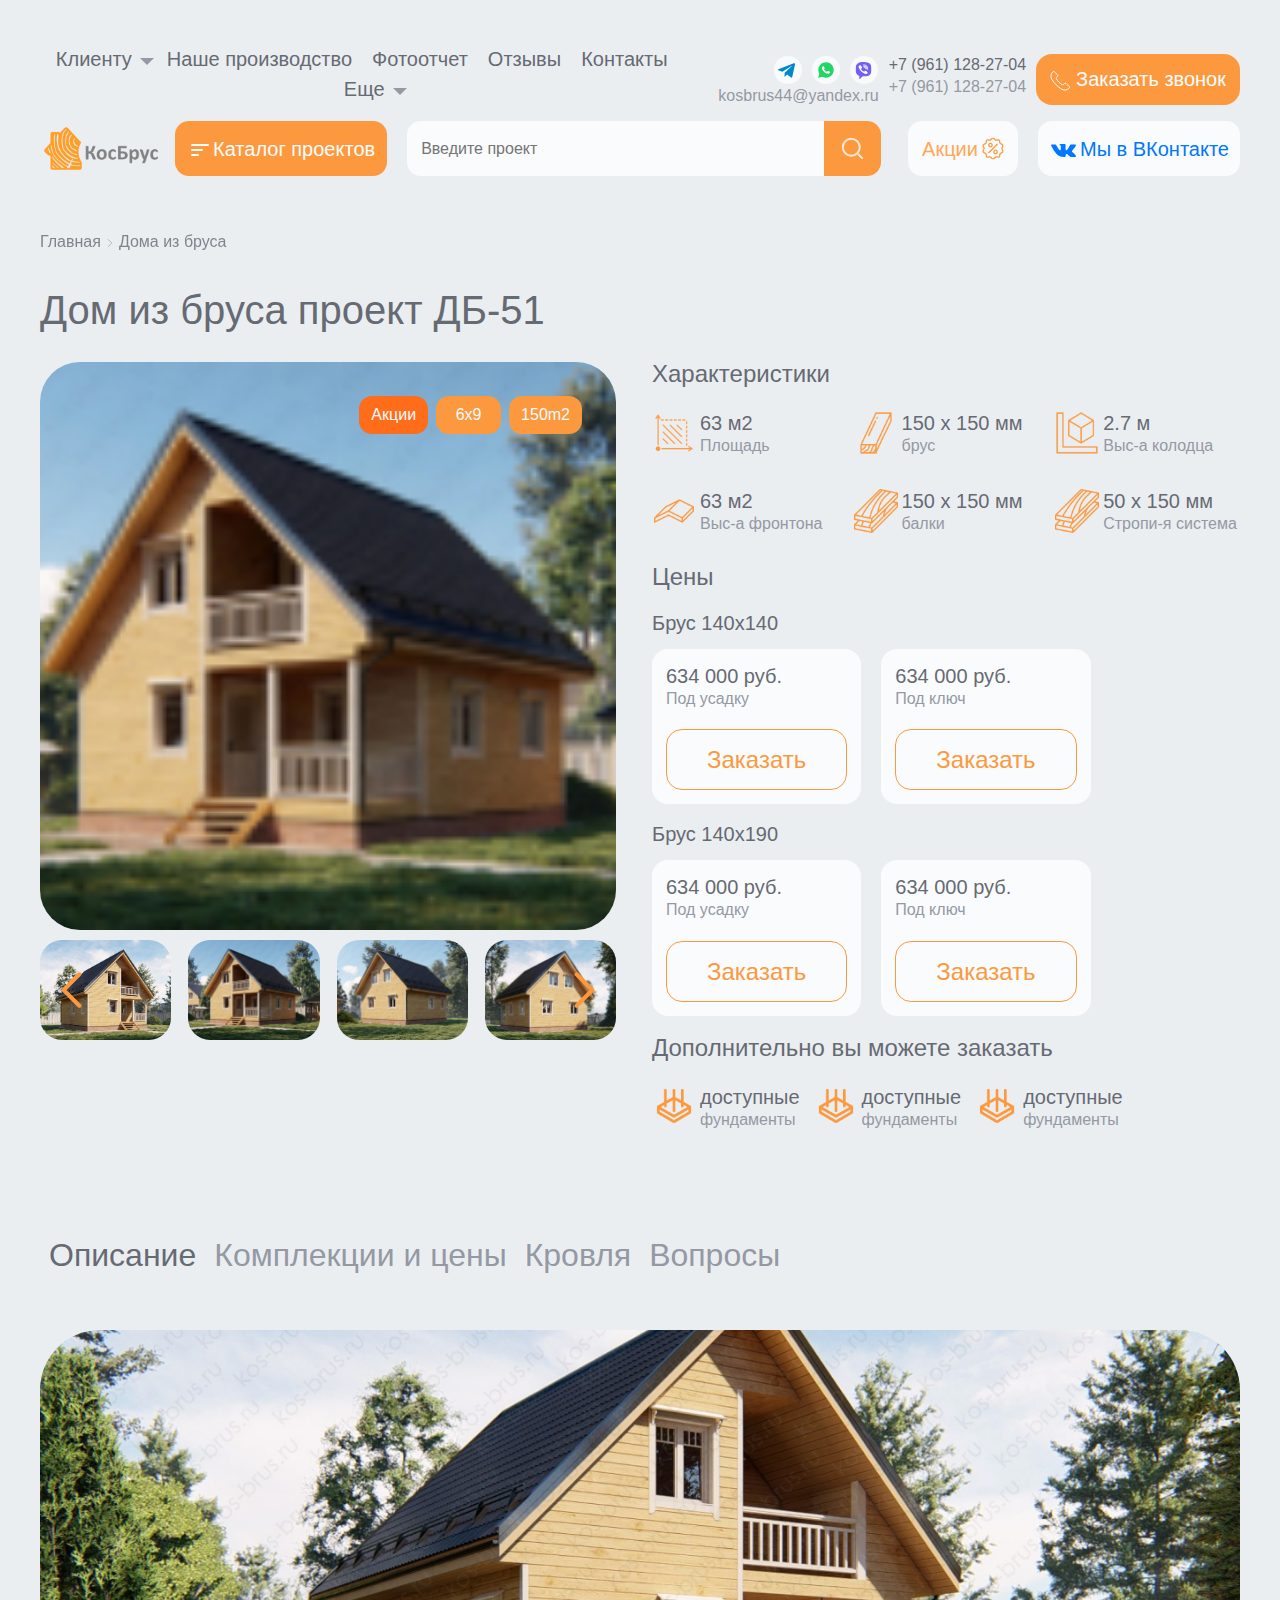
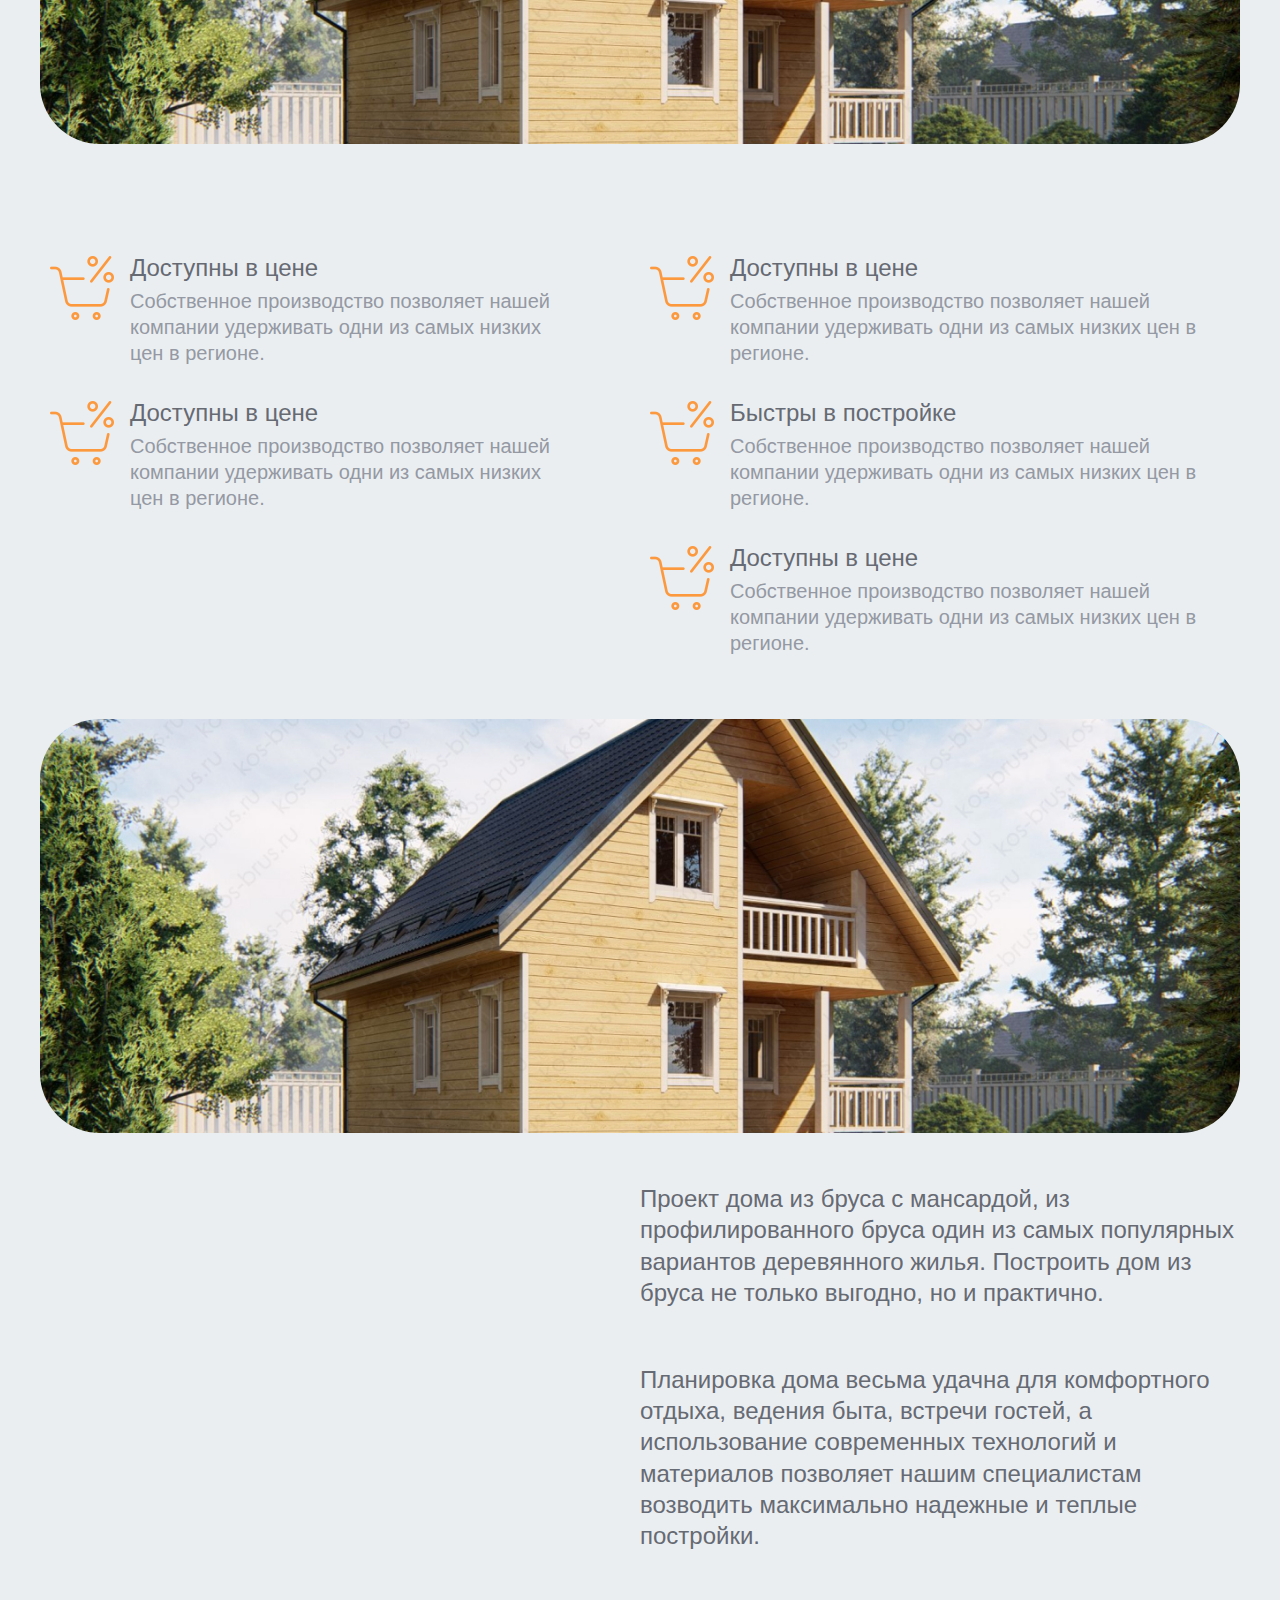
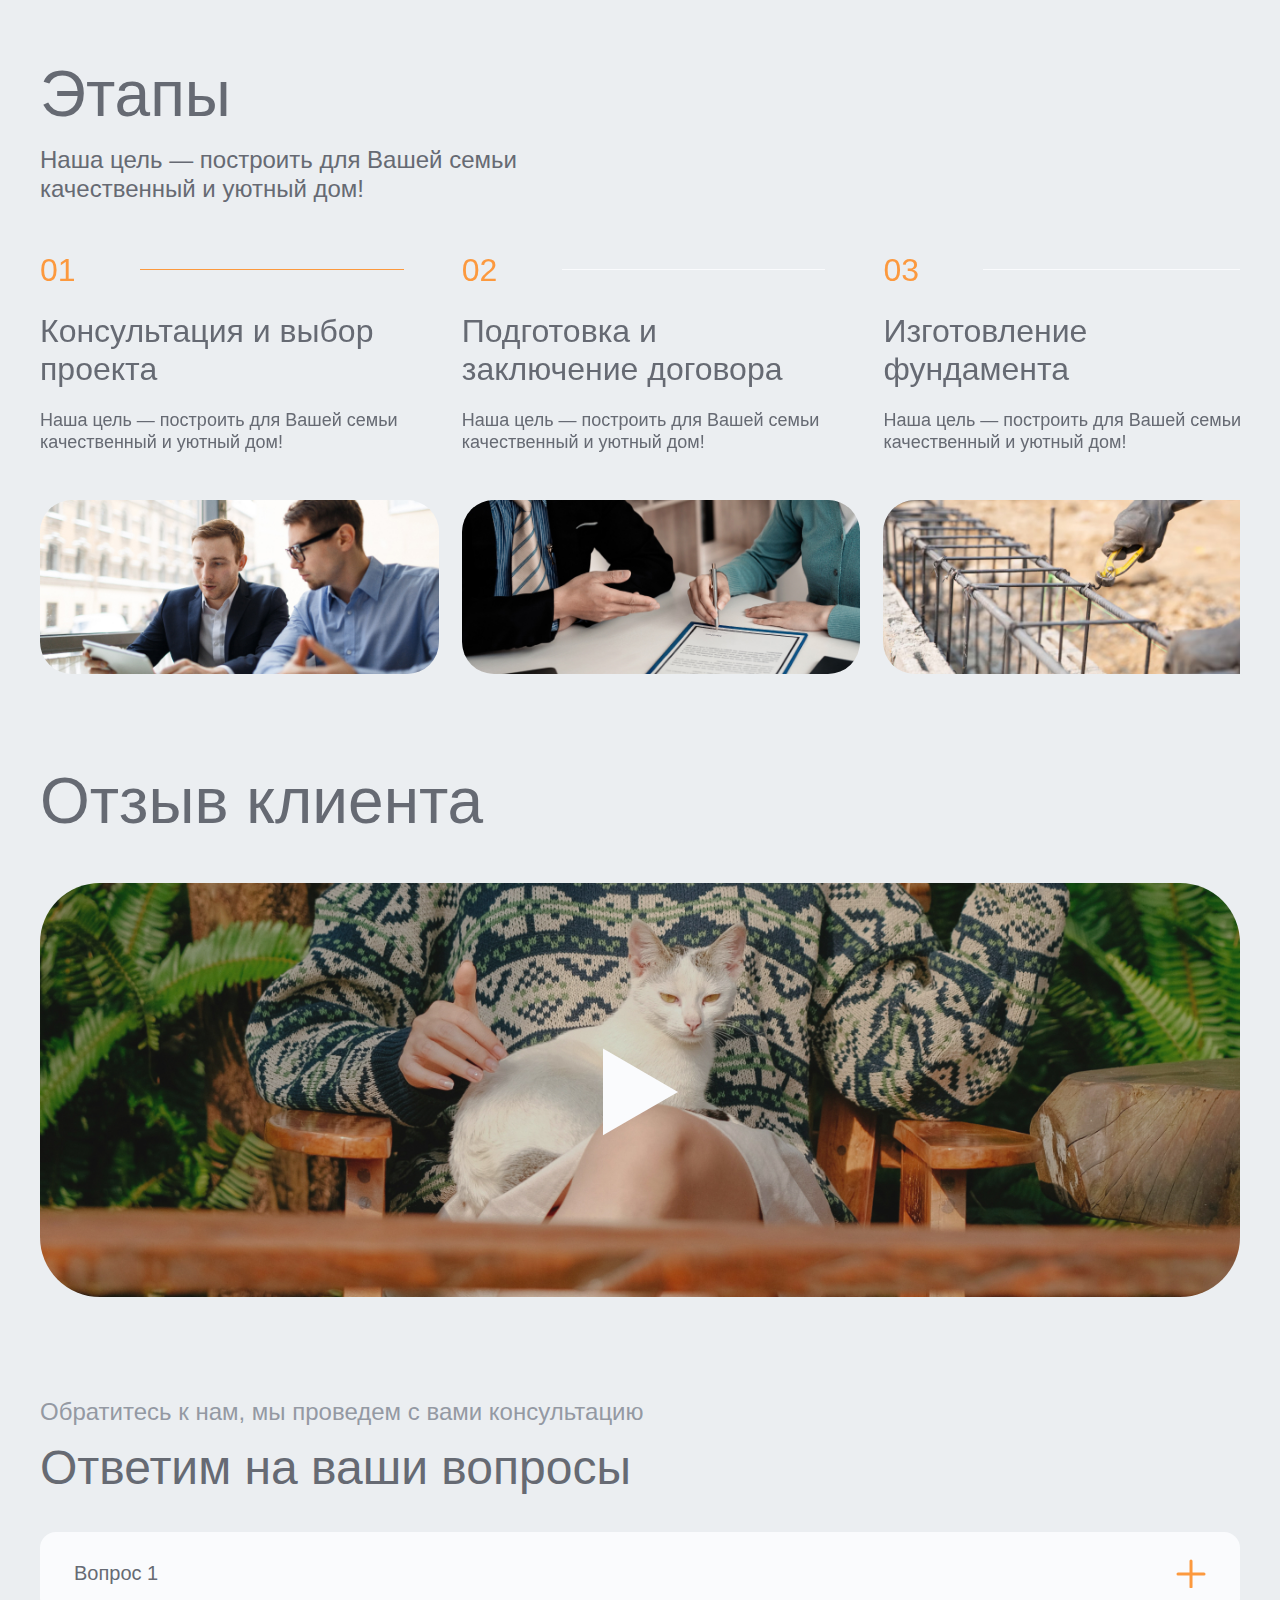
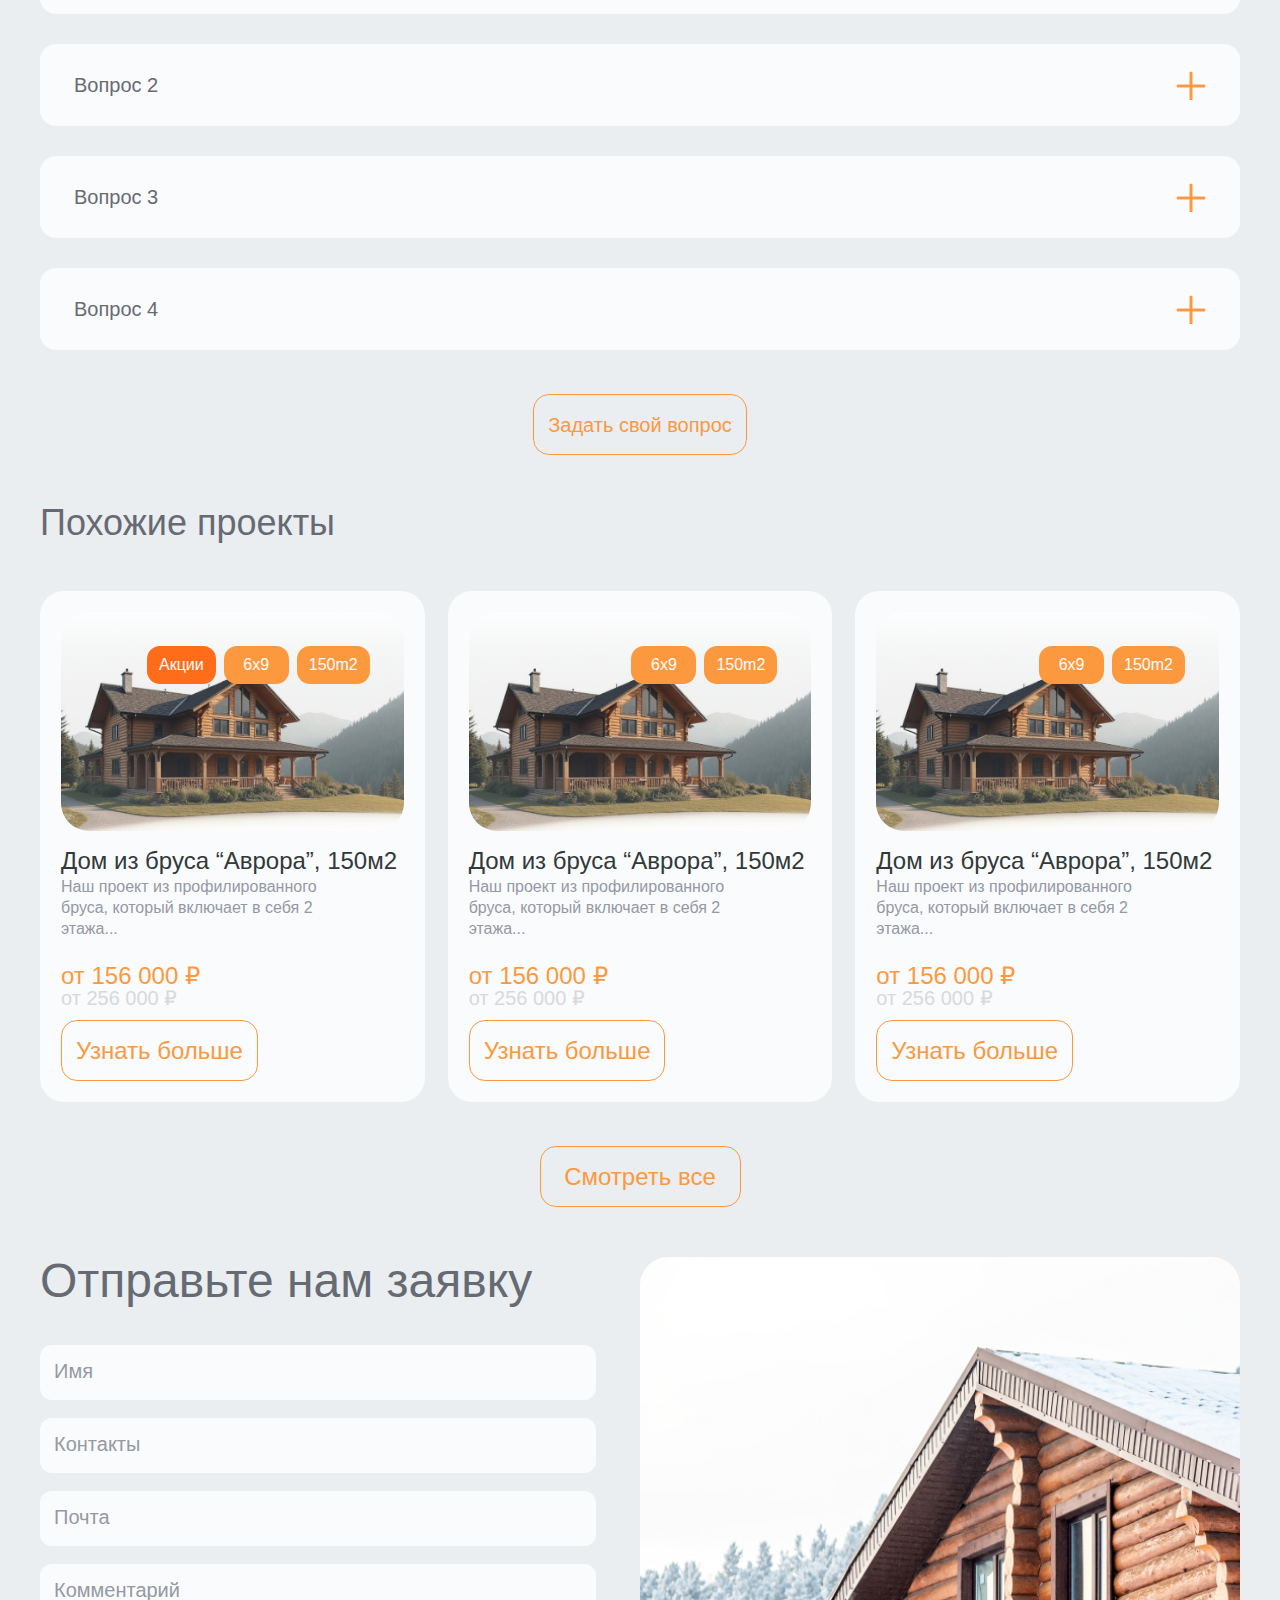
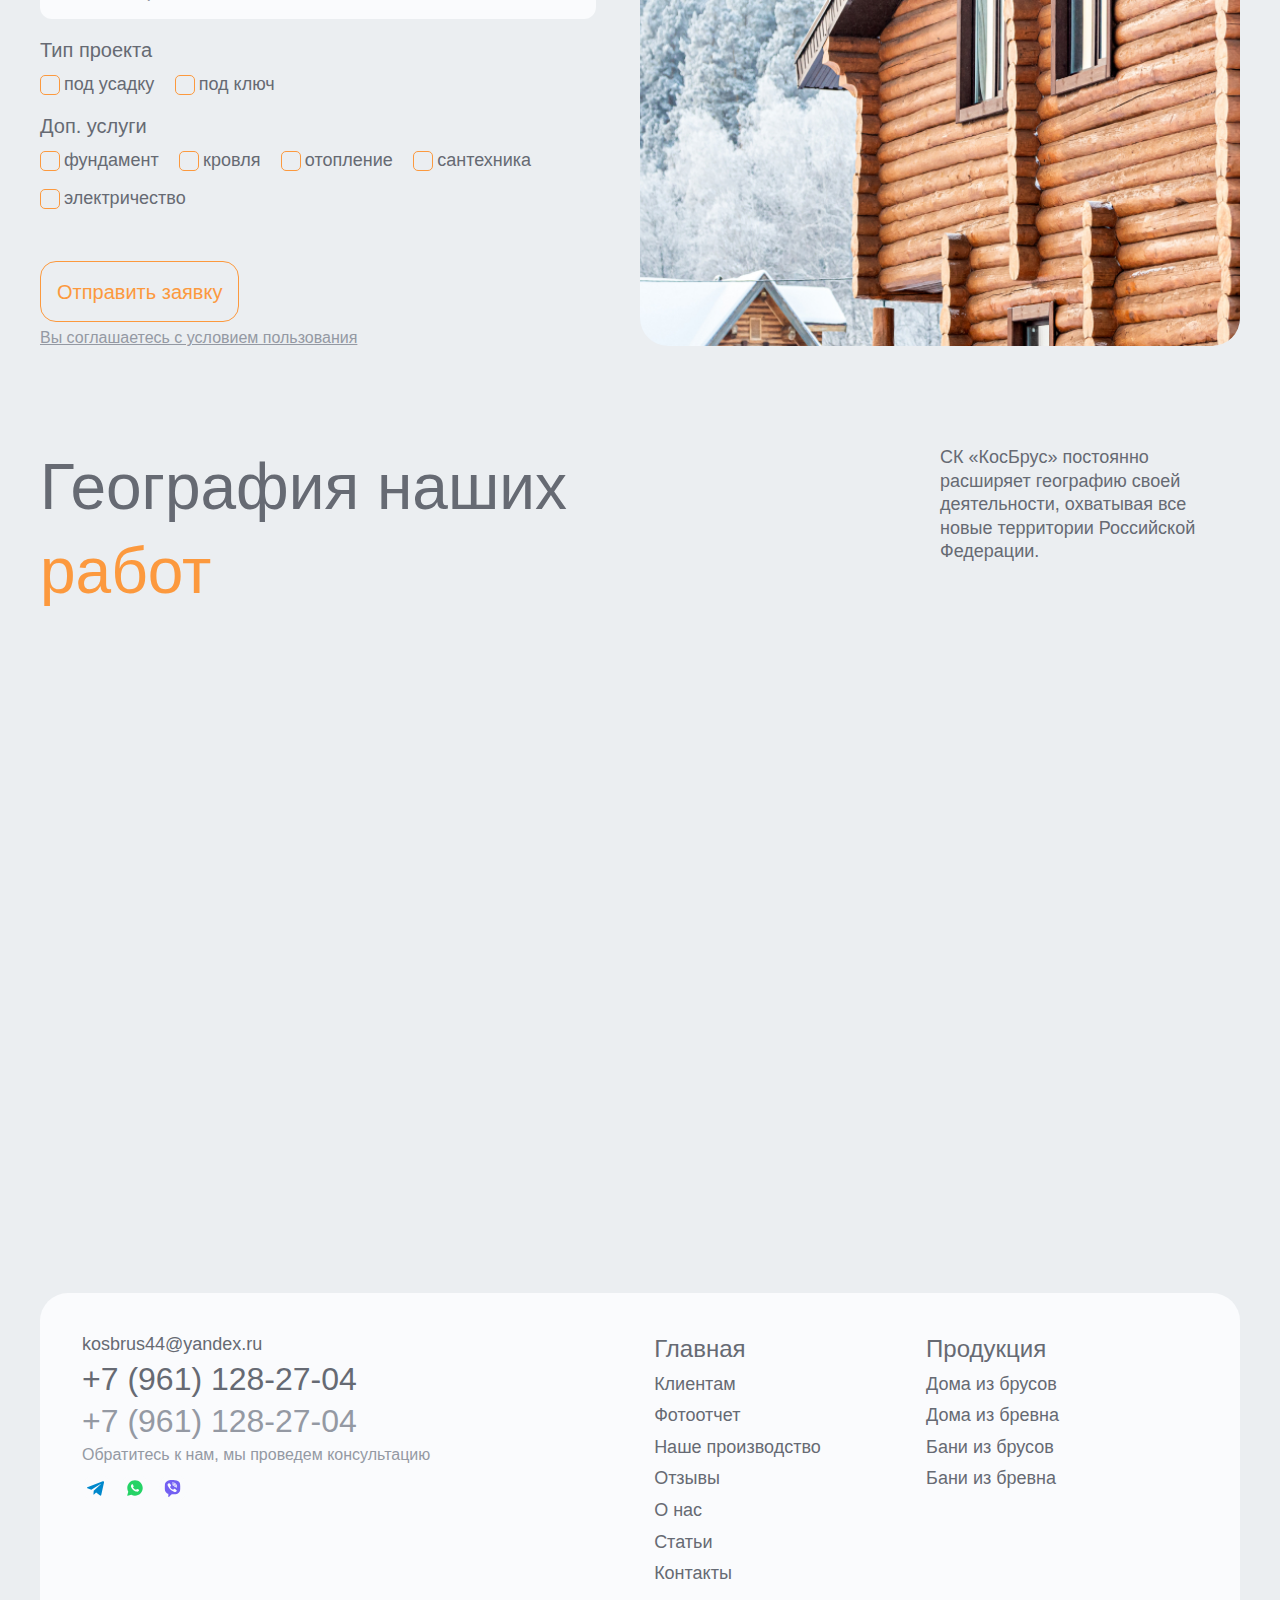
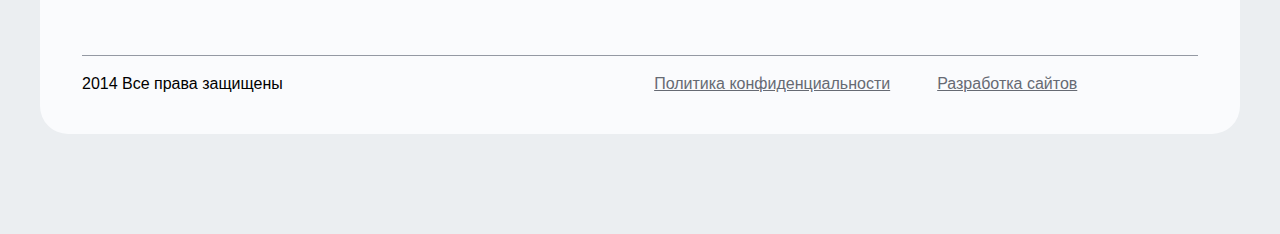
<file: card.html>
<!DOCTYPE html>
<html lang="ru">

<head>
  <meta charset="UTF-8">
  <meta name="viewport" content="width=device-width, initial-scale=1.0">
  <title>КосБрус</title>

  <link href="fonts/Manrope-Regular.woff" as="font" type="font/woff" crossorigin="anonymous">
  <link href="fonts/Manrope-Regular.woff2" as="font" type="font/woff2" crossorigin="anonymous">
  <link href="fonts/Manrope-Medium.woff" as="font" type="font/woff" crossorigin="anonymous">
  <link href="fonts/Manrope-Medium.woff2" as="font" type="font/woff2" crossorigin="anonymous">
  <link href="fonts/Manrope-Bold.woff" as="font" type="font/woff" crossorigin="anonymous">
  <link href="fonts/Manrope-Bold.woff2" as="font" type="font/woff2" crossorigin="anonymous">

  <link rel="stylesheet" href="css/normalize.css">
  <link rel="stylesheet" href="css/swiper-bundle.min.css">
  <link rel="stylesheet" href="css/nouislider.min.css">
  <link rel="stylesheet" href="css/style.css">

  <script defer src="js/swiper-bundle.min.js"></script>
  <script defer src="js/nouislider.min.js"></script>
  <script defer src="js/wNumb.min.js"></script>
  <script src="https://api-maps.yandex.ru/2.1/?apikey=вашAPI-ключ&lang=ru_RU"></script>
  <script defer src="js/script.js"></script>
</head>

<body id="scroll">
  <header class="header">
    <div class="container header__container">
      <div class="header-top">
        <nav class="header-top__nav">
          <ul class="header-top__list">
            <li class="header-top__item">
              <div class="header-top__dropdown">
                <button class="header-top__dropdown-toggle">Клиенту</button>
                <ul class="header-top__dropdown-menu">
                  <li class="header-top__dropdown-item"><a class="header-top__dropdown-link" href="#">Ссылка 1</a></li>
                  <li class="header-top__dropdown-item"><a class="header-top__dropdown-link" href="#">Ссылка 2</a></li>
                  <li class="header-top__dropdown-item"><a class="header-top__dropdown-link" href="#">Ссылка 3</a></li>
                </ul>
              </div>
            </li>
            <li class="header-top__item"><a class="header-top__link" href="production.html" target="_blank">Наше производство</a></li>
            <li class="header-top__item"><a class="header-top__link" href="photos.html" target="_blank">Фотоотчет</a></li>
            <li class="header-top__item"><a class="header-top__link" href="review.html" target="_blank">Отзывы</a></li>
            <li class="header-top__item"><a class="header-top__link" href="contacts.html" target="_blank">Контакты</a></li>
            <li class="header-top__item">
              <div class="header-top__dropdown">
                <button class="header-top__dropdown-toggle">Еще</button>
                <ul class="header-top__dropdown-menu">
                  <li class="header-top__dropdown-item"><a class="header-top__dropdown-link" href="#">Ссылка 1</a></li>
                  <li class="header-top__dropdown-item"><a class="header-top__dropdown-link" href="#">Ссылка 2</a></li>
                  <li class="header-top__dropdown-item"><a class="header-top__dropdown-link" href="#">Ссылка 3</a></li>
                </ul>
              </div>
            </li>
          </ul>
        </nav>
        <button class="header-burger" aria-label="Открыть меню">
          <svg width="53" height="53" viewBox="0 0 53 53" fill="none" xmlns="http://www.w3.org/2000/svg">
            <path d="M11.0391 15.458H41.9557" stroke="#FC993E" stroke-width="4" stroke-linecap="round"/>
            <path d="M11.0391 26.5H33.1224" stroke="#FC993E" stroke-width="4" stroke-linecap="round"/>
            <path d="M11.0391 37.542H24.2891" stroke="#FC993E" stroke-width="4" stroke-linecap="round"/>
          </svg>
        </button>
        <div class="header-mobile__burger-menu">
          <button class="header-mobile__burger-close">
            <svg width="26" height="26" viewBox="0 0 26 26" fill="none" xmlns="http://www.w3.org/2000/svg">
              <path d="M6 6L19.8932 20.3868" stroke="#9499A3" stroke-width="2" stroke-linecap="round" stroke-linejoin="round"/>
              <path d="M20.0001 6.00005L5.88201 20.1662" stroke="#9499A3" stroke-width="2" stroke-linecap="round" stroke-linejoin="round"/>
            </svg>
          </button>
          <button class="header-bottom__menu-button-mob">Каталог&nbsp;<span class="btn-hidden">проектов</span></button>
          <div class="header-bottom__mob-menu">
            <button class="header-bottom__btn-back">Назад</button>
            <button class="header-mobile__menu-close">
              <svg width="26" height="26" viewBox="0 0 26 26" fill="none" xmlns="http://www.w3.org/2000/svg">
                <path d="M6 6L19.8932 20.3868" stroke="#9499A3" stroke-width="2" stroke-linecap="round" stroke-linejoin="round"/>
                <path d="M20.0001 6.00005L5.88201 20.1662" stroke="#9499A3" stroke-width="2" stroke-linecap="round" stroke-linejoin="round"/>
              </svg>
            </button>
            <div class="header-bottom__menu-left-mob">
              <button class="header-bottom__submenu-btn header-bottom__submenu-btn-mob header-bottom__submenu-btn__active"
                data-path="action">Акции</button>
              <button class="header-bottom__submenu-btn header-bottom__submenu-btn-mob" data-path="house1">Дома из бруса</button>
              <button class="header-bottom__submenu-btn header-bottom__submenu-btn-mob" data-path="house2">Дома из бревна</button>
              <button class="header-bottom__submenu-btn header-bottom__submenu-btn-mob" data-path="bath1">Баня из бруса</button>
              <button class="header-bottom__submenu-btn header-bottom__submenu-btn-mob" data-path="bath2">Баня из бревна</button>
            </div> 
            
            <div data-target="action" class="header-bottom__submenu header-bottom__submenu-mob">
              <button class="header-bottom__btn-back-sub">Назад</button>
              <button class="header-mobile__submenu-close">
                <svg width="26" height="26" viewBox="0 0 26 26" fill="none" xmlns="http://www.w3.org/2000/svg">
                  <path d="M6 6L19.8932 20.3868" stroke="#9499A3" stroke-width="2" stroke-linecap="round" stroke-linejoin="round"/>
                  <path d="M20.0001 6.00005L5.88201 20.1662" stroke="#9499A3" stroke-width="2" stroke-linecap="round" stroke-linejoin="round"/>
                </svg>
              </button>
              <div class="header-bottom__wrap-catalog">
                <div class="header-bottom__catalog-list">
                  <a class="header-bottom__table-link header-bottom__table-link-top" href="#">Размер</a>
                  <a href="#" class="header-bottom__table-link">6х9</a>
                  <a href="#" class="header-bottom__table-link">6х19</a>
                  <a href="#" class="header-bottom__table-link">16х9</a>
                  <a href="#" class="header-bottom__table-link">6х9</a>
                </div>
                <div class="header-bottom__catalog-list">
                  <a class="header-bottom__table-link header-bottom__table-link-top" href="#">Площадь</a>
                  <a href="#" class="header-bottom__table-link">100м2</a>
                  <a href="#" class="header-bottom__table-link">150м2</a>
                  <a href="#" class="header-bottom__table-link">100м2</a>
                  <a href="#" class="header-bottom__table-link">150м2</a>
                </div>
                <div class="header-bottom__catalog-list">
                  <a class="header-bottom__table-link header-bottom__table-link-top" href="#">Этаж</a>
                  <a href="#" class="header-bottom__table-link">1</a>
                  <a href="#" class="header-bottom__table-link">2</a>
                  <a href="#" class="header-bottom__table-link">3</a>
                  <a href="#" class="header-bottom__table-link">4</a>
                </div>
                <div class="header-bottom__catalog-list">
                  <a class="header-bottom__table-link header-bottom__table-link-top" href="#">Особенности</a>
                  <a href="#" class="header-bottom__table-link">С мансардой</a>
                  <a href="#" class="header-bottom__table-link">С баней</a>
                  <a href="#" class="header-bottom__table-link">С мансардой</a>
                  <a href="#" class="header-bottom__table-link">С мансардой</a>
                </div>
              </div>
              
            </div>
            <div data-target="house1" class="header-bottom__submenu header-bottom__submenu-mob">
              <button class="header-bottom__btn-back-sub">Назад</button>
              <button class="header-mobile__submenu-close">
                <svg width="26" height="26" viewBox="0 0 26 26" fill="none" xmlns="http://www.w3.org/2000/svg">
                  <path d="M6 6L19.8932 20.3868" stroke="#9499A3" stroke-width="2" stroke-linecap="round" stroke-linejoin="round"/>
                  <path d="M20.0001 6.00005L5.88201 20.1662" stroke="#9499A3" stroke-width="2" stroke-linecap="round" stroke-linejoin="round"/>
                </svg>
              </button>
              <div class="header-bottom__wrap-catalog">
                <div class="header-bottom__catalog-list">
                  <a class="header-bottom__table-link header-bottom__table-link-top" href="#">Размер</a>
                  <a href="#" class="header-bottom__table-link">6х9</a>
                  <a href="#" class="header-bottom__table-link">6х9</a>
                  <a href="#" class="header-bottom__table-link">6х9</a>
                  <a href="#" class="header-bottom__table-link">6х9</a>
                </div>
                <div class="header-bottom__catalog-list">
                  <a class="header-bottom__table-link header-bottom__table-link-top" href="#">Площадь</a>
                  <a href="#" class="header-bottom__table-link">150м2</a>
                  <a href="#" class="header-bottom__table-link">150м2</a>
                  <a href="#" class="header-bottom__table-link">150м2</a>
                  <a href="#" class="header-bottom__table-link">150м2</a>
                </div>
                <div class="header-bottom__catalog-list">
                  <a class="header-bottom__table-link header-bottom__table-link-top" href="#">Этаж</a>
                  <a href="#" class="header-bottom__table-link">1</a>
                  <a href="#" class="header-bottom__table-link">2</a>
                  <a href="#" class="header-bottom__table-link">3</a>
                  <a href="#" class="header-bottom__table-link">4</a>
                </div>
                <div class="header-bottom__catalog-list">
                  <a class="header-bottom__table-link header-bottom__table-link-top" href="#">Особенности</a>
                  <a href="#" class="header-bottom__table-link">С мансардой</a>
                  <a href="#" class="header-bottom__table-link">С баней</a>
                  <a href="#" class="header-bottom__table-link">С мансардой</a>
                  <a href="#" class="header-bottom__table-link">С мансардой</a>
                </div>
              </div>
            </div>
            <div data-target="house2" class="header-bottom__submenu header-bottom__submenu-mob">
              <button class="header-bottom__btn-back-sub">Назад</button>
              <button class="header-mobile__submenu-close">
                <svg width="26" height="26" viewBox="0 0 26 26" fill="none" xmlns="http://www.w3.org/2000/svg">
                  <path d="M6 6L19.8932 20.3868" stroke="#9499A3" stroke-width="2" stroke-linecap="round" stroke-linejoin="round"/>
                  <path d="M20.0001 6.00005L5.88201 20.1662" stroke="#9499A3" stroke-width="2" stroke-linecap="round" stroke-linejoin="round"/>
                </svg>
              </button>
              <div class="header-bottom__wrap-catalog">
                <div class="header-bottom__catalog-list">
                  <a class="header-bottom__table-link header-bottom__table-link-top" href="#">Размер</a>
                  <a href="#" class="header-bottom__table-link">6х9</a>
                  <a href="#" class="header-bottom__table-link">7х9</a>
                  <a href="#" class="header-bottom__table-link">6х9</a>
                  <a href="#" class="header-bottom__table-link">8х9</a>
                </div>
                <div class="header-bottom__catalog-list">
                  <a class="header-bottom__table-link header-bottom__table-link-top" href="#">Площадь</a>
                  <a href="#" class="header-bottom__table-link">150м2</a>
                  <a href="#" class="header-bottom__table-link">150м2</a>
                  <a href="#" class="header-bottom__table-link">150м2</a>
                  <a href="#" class="header-bottom__table-link">150м2</a>
                </div>
                <div class="header-bottom__catalog-list">
                  <a class="header-bottom__table-link header-bottom__table-link-top" href="#">Этаж</a>
                  <a href="#" class="header-bottom__table-link">1</a>
                  <a href="#" class="header-bottom__table-link">2</a>
                  <a href="#" class="header-bottom__table-link">3</a>
                  <a href="#" class="header-bottom__table-link">4</a>
                </div>
                <div class="header-bottom__catalog-list">
                  <a class="header-bottom__table-link header-bottom__table-link-top" href="#">Особенности</a>
                  <a href="#" class="header-bottom__table-link">С мансардой</a>
                  <a href="#" class="header-bottom__table-link">С баней</a>
                  <a href="#" class="header-bottom__table-link">С мансардой</a>
                  <a href="#" class="header-bottom__table-link">С мансардой</a>
                </div>
              </div>
            </div>
            <div data-target="bath1" class="header-bottom__submenu header-bottom__submenu-mob">
              <button class="header-bottom__btn-back-sub">Назад</button>
              <button class="header-mobile__submenu-close">
                <svg width="26" height="26" viewBox="0 0 26 26" fill="none" xmlns="http://www.w3.org/2000/svg">
                  <path d="M6 6L19.8932 20.3868" stroke="#9499A3" stroke-width="2" stroke-linecap="round" stroke-linejoin="round"/>
                  <path d="M20.0001 6.00005L5.88201 20.1662" stroke="#9499A3" stroke-width="2" stroke-linecap="round" stroke-linejoin="round"/>
                </svg>
              </button>
              <div class="header-bottom__wrap-catalog">
                <div class="header-bottom__catalog-list">
                  <a class="header-bottom__table-link header-bottom__table-link-top" href="#">Размер</a>
                  <a href="#" class="header-bottom__table-link">6х9</a>
                  <a href="#" class="header-bottom__table-link">6х9</a>
                  <a href="#" class="header-bottom__table-link">6х9</a>
                  <a href="#" class="header-bottom__table-link">6х9</a>
                </div>
                <div class="header-bottom__catalog-list">
                  <a class="header-bottom__table-link header-bottom__table-link-top" href="#">Площадь</a>
                  <a href="#" class="header-bottom__table-link">150м2</a>
                  <a href="#" class="header-bottom__table-link">150м2</a>
                  <a href="#" class="header-bottom__table-link">150м2</a>
                  <a href="#" class="header-bottom__table-link">150м2</a>
                </div>
                <div class="header-bottom__catalog-list">
                  <a class="header-bottom__table-link header-bottom__table-link-top" href="#">Этаж</a>
                  <a href="#" class="header-bottom__table-link">1</a>
                  <a href="#" class="header-bottom__table-link">2</a>
                  <a href="#" class="header-bottom__table-link">3</a>
                  <a href="#" class="header-bottom__table-link">4</a>
                </div>
                <div class="header-bottom__catalog-list">
                  <a class="header-bottom__table-link header-bottom__table-link-top" href="#">Особенности</a>
                  <a href="#" class="header-bottom__table-link">С мансардой</a>
                  <a href="#" class="header-bottom__table-link">С баней</a>
                  <a href="#" class="header-bottom__table-link">С мансардой</a>
                  <a href="#" class="header-bottom__table-link">С мансардой</a>
                </div>
              </div>
            </div>
            <div data-target="bath2" class="header-bottom__submenu header-bottom__submenu-mob">
              <button class="header-bottom__btn-back-sub">Назад</button>
              <div class="header-bottom__catalog-list">
                <a class="header-bottom__table-link header-bottom__table-link-top" href="#">Размер</a>
                <a href="#" class="header-bottom__table-link">6х9</a>
                <a href="#" class="header-bottom__table-link">16х9</a>
                <a href="#" class="header-bottom__table-link">6х9</a>
                <a href="#" class="header-bottom__table-link">9х9</a>
              </div>
              <div class="header-bottom__catalog-list">
                <a class="header-bottom__table-link header-bottom__table-link-top" href="#">Площадь</a>
                <a href="#" class="header-bottom__table-link">150м2</a>
                <a href="#" class="header-bottom__table-link">100м2</a>
                <a href="#" class="header-bottom__table-link">150м2</a>
                <a href="#" class="header-bottom__table-link">190м2</a>
              </div>
              <div class="header-bottom__catalog-list">
                <a class="header-bottom__table-link header-bottom__table-link-top" href="#">Этаж</a>
                <a href="#" class="header-bottom__table-link">1</a>
                <a href="#" class="header-bottom__table-link">2</a>
                <a href="#" class="header-bottom__table-link">3</a>
                <a href="#" class="header-bottom__table-link">4</a>
              </div>
              <div class="header-bottom__catalog-list">
                <a class="header-bottom__table-link header-bottom__table-link-top" href="#">Особенности</a>
                <a href="#" class="header-bottom__table-link">С мансардой</a>
                <a href="#" class="header-bottom__table-link">С баней</a>
                <a href="#" class="header-bottom__table-link">С мансардой</a>
                <a href="#" class="header-bottom__table-link">С мансардой</a>
              </div>
            </div>
          </div>
          <nav class="header-mobile__burger-nav">
            <ul class="header-mobile__list">
              <li class="header-mobile__item">
                <div class="header-top__dropdown">
                  <button class="header-top__dropdown-toggle dropdown-toggle__mob ">Клиенту</button>
                  <ul class="header-top__dropdown-menu">
                    <li class="header-top__dropdown-item"><a class="header-top__dropdown-link" href="#">Ссылка 1</a></li>
                    <li class="header-top__dropdown-item"><a class="header-top__dropdown-link" href="#">Ссылка 2</a></li>
                    <li class="header-top__dropdown-item"><a class="header-top__dropdown-link" href="#">Ссылка 3</a></li>
                  </ul>
                </div>
              </li>
              <li class="header-mobile__item"><a class="header-mobile__link header-top__link" href="production.html" target="_blank">Наше производство</a></li>
              <li class="header-mobile__item"><a class="header-mobile__link header-top__link" href="photos.html" target="_blank">Фотоотчет</a></li>
              <li class="header-mobile__item"><a class="header-mobile__link header-top__link" href="review.html" target="_blank">Отзывы</a></li>
              <li class="header-mobile__item"><a class="header-mobile__link header-top__link" href="contacts.html" target="_blank">Контакты</a></li>
              <li class="header-mobile__item">
                <div class="header-top__dropdown">
                  <button class="header-top__dropdown-toggle dropdown-toggle__mob">Еще</button>
                  <ul class="header-top__dropdown-menu">
                    <li class="header-top__dropdown-item"><a class="header-top__dropdown-link" href="#">Ссылка 1</a></li>
                    <li class="header-top__dropdown-item"><a class="header-top__dropdown-link" href="#">Ссылка 2</a></li>
                    <li class="header-top__dropdown-item"><a class="header-top__dropdown-link" href="#">Ссылка 3</a></li>
                  </ul>
                </div>
              </li>
            </ul>
          </nav>
          <ul class="header-top__list-icon">
            <li class="header-top__item-icon">
              <a class="header-top__link-icon" href="#">
                <img src="img/telegram.svg" alt="Иконка Телеграм">
              </a>
            </li>
            <li class="header-top__item-icon">
              <a class="header-top__link-icon" href="#">
                <img src="img/whatsapp.svg" alt="Иконка What's app">
              </a>
            </li>
            <li class="header-top__item-icon">
              <a class="header-top__link-icon" href="#">
                <img src="img/viber.svg" alt="Иконка Viber">
              </a>
            </li>
          </ul>
          <a class="header-top__mail" href="mailto:kosbrus44@yandex.ru">kosbrus44@yandex.ru</a>
          <ul class="header-top__phone-list header-mobile__phone-list">
            <li class="header-top__phone-item"><a class="header-top__phone-link header-top__phone-top"
                href="tel:+79611282704">+7&nbsp;(961)&nbsp;128-27-04</a></li>
            <li class="header-top__phone-item"><a class="header-top__phone-link"
                href="tel:+79611282704">+7&nbsp;(961)&nbsp;128-27-04</a></li>
          </ul>
          <button class="header-top__btn-phone header-mobile__btn-phone form-btn">Заказать звонок</button>
        </div>
        <button class="btn-search__mob">
          <svg width="30" height="30" viewBox="0 0 30 30" fill="none" xmlns="http://www.w3.org/2000/svg">
            <g opacity="0.8">
            <circle cx="13.75" cy="13.75" r="8.75" stroke="#FC993E" stroke-width="2"/>
            <path d="M25 25L21.25 21.25" stroke="#FC993E" stroke-width="2" stroke-linecap="round"/>
            </g>
          </svg>
        </button>
        <img class="logo-mob" src="img/logo-mob.svg" alt="Логотип">
        <div class="header-top__contacts">
          <div class="header-top__contacts-social">
            <ul class="header-top__list-icon">
              <li class="header-top__item-icon">
                <a class="header-top__link-icon" href="#">
                  <img src="img/telegram.svg" alt="Иконка Телеграм">
                </a>
              </li>
              <li class="header-top__item-icon">
                <a class="header-top__link-icon" href="#">
                  <img src="img/whatsapp.svg" alt="Иконка What's app">
                </a>
              </li>
              <li class="header-top__item-icon">
                <a class="header-top__link-icon" href="#">
                  <img src="img/viber.svg" alt="Иконка Viber">
                </a>
              </li>
            </ul>
            <a class="header-top__mail" href="mailto:kosbrus44@yandex.ru">kosbrus44@yandex.ru</a>
          </div>
          <ul class="header-top__phone-list">
            <li class="header-top__phone-item"><a class="header-top__phone-link header-top__phone-top"
                href="tel:+79611282704">+7&nbsp;(961)&nbsp;128-27-04</a></li>
            <li class="header-top__phone-item"><a class="header-top__phone-link"
                href="tel:+79611282704">+7&nbsp;(961)&nbsp;128-27-04</a></li>
          </ul>
          <button class="header-top__btn-phone form-btn">Заказать звонок</button>
          <div class="modal-overlay-order modal-overlay">
            <div class="modal modal-order">
              <h3 class="modal-heading">Сделать заказ</h3>
              <span class="modal-order__text">Пожалуйста, заполните форму и мы с вами свяжемся</span>
              <form class="modal-order__form" action="#">
                <input class="modal-order__input" type="text" placeholder="Введите ваше имя">
                <input class="modal-order__input" type="email" name="mail" id="mail" placeholder="Введите вашу почту">
                <input class="modal-order__input modal-order__input-last" type="text" placeholder="Комментарий">
                <div class="modal-order__filters">
                  <div class="modal-order__left-filter">
                    <span class="modal-order__filter-text">Тип проекта</span>
                    <ul class="checkbox_list">
                      <li class="checkbox__item">
                        <label for="check_1">
                          <input type="checkbox" name="check_1" id="check_1" class="modal-order__checkbox">под усадку
                          <span></span>
                        </label>
                      </li>
                      <li class="checkbox__item">
                        <label for="check_2">
                          <input type="checkbox" id="check_2" name="check_2" class="modal-order__checkbox">под ключ
                          <span></span>
                        </label>
                      </li>
                    </ul>
                  </div>
                  <div class="modal-order__right-filter">
                    <span class="modal-order__filter-text">Доп. услуги</span>
                    <ul class="checkbox_list">
                      <li class="checkbox__item">
                        <label for="check_3">
                          <input type="checkbox" name="check_3" id="check_3" class="modal-order__checkbox">фундамент
                          <span></span>
                        </label>
                      </li>
                      <li class="checkbox__item">
                        <label for="check_4">
                          <input type="checkbox" id="check_4" name="check_4" class="modal-order__checkbox">кровля
                          <span></span>
                        </label>
                      </li>
                      <li class="checkbox__item">
                        <label for="check_5">
                          <input type="checkbox" id="check_5" name="check_5" class="modal-order__checkbox">отопление
                          <span></span>
                        </label>  
                      </li>
                      <li class="checkbox__item">
                        <label for="check_6">
                          <input type="checkbox" id="check_6" name="check_6" class="modal-order__checkbox">электричество
                          <span></span>
                        </label>
                      </li>
                      <li class="checkbox__item">
                        <label for="check_7">
                          <input type="checkbox" id="check_7" name="check_7" class="modal-order__checkbox">сантехника
                          <span></span>
                        </label>
                      </li>
                    </ul>
                  </div>
                </div>
                <button class="modal-order__form-btn" type="submit">Обсудить проект</button>
              </form>
              <button class="close-btn">
                <svg width="46" height="46" viewBox="0 0 46 46" fill="none" xmlns="http://www.w3.org/2000/svg">
                  <path d="M10.6172 10.6155L35.1974 36.069" stroke="#666A73" stroke-width="4" stroke-linecap="round"
                    stroke-linejoin="round" />
                  <path d="M35.3829 10.6156L10.4048 35.6788" stroke="#666A73" stroke-width="4" stroke-linecap="round"
                    stroke-linejoin="round" />
                </svg>
              </button>
            </div>
          </div>
        </div>
      </div>
      <div class="header-bottom">
        <div class="header-bottom__left">
          <a class="header-bottom__logo" href="index.html">
            <img src="img/logo.svg" alt="Логотип">
          </a>
          <button class="header-bottom__menu-button">Каталог&nbsp;<span class="btn-hidden">проектов</span></button>
        </div>
        
        <div class="header-bottom__right">
          <div class="header-bottom__search-container">
            <form action="#" class="header-bottom__search-form">
              <input class="header-bottom__search-input" type="text" placeholder="Введите проект">
              <button class="header-bottom__search-btn" type="submit"></button>
            </form>
            <div class="header-bottom__search-menu hidden">
              <span class="header-bottom__search-title">Популярные запросы</span>
              <ul class="header-bottom__search-list">
                <li class="header-bottom__search-item"><a class="header-bottom__search-link" href="#">дом из бруса 6х6</a>
                </li>
                <li class="header-bottom__search-item"><a class="header-bottom__search-link" href="#">дом из бруса 6х6</a>
                </li>
                <li class="header-bottom__search-item"><a class="header-bottom__search-link" href="#">дом из бруса 6х6</a>
                </li>
                <li class="header-bottom__search-item"><a class="header-bottom__search-link" href="#">дом из бруса 6х6</a>
                </li>
              </ul>
            </div>
          </div>
          <a class="header-bottom__action-link btn-hidden" href="#" target="_blank">Акции</a>
          <a class="header-bottom__vk-link" href="#" target="_blank">Мы в ВКонтакте</a>
        </div>

        <div class="header-bottom__menu">
          <div class="header-bottom__menu-left">
            <button class="header-bottom__submenu-btn header-bottom__submenu-btn__active"
              data-path="action">Акции</button>
            <button class="header-bottom__submenu-btn" data-path="house1">Дома из бруса</button>
            <button class="header-bottom__submenu-btn" data-path="house2">Дома из бревна</button>
            <button class="header-bottom__submenu-btn" data-path="bath1">Баня из бруса</button>
            <button class="header-bottom__submenu-btn" data-path="bath2">Баня из бревна</button>
          </div> 
          <div class="header-bottom__wrap-table">
            <div data-target="action" class="header-bottom__submenu header-bottom__submenu__active">
              <div class="header-bottom__catalog-list">
                <a class="header-bottom__table-link header-bottom__table-link-top" href="#">Размер</a>
                <a href="#" class="header-bottom__table-link">6х9</a>
                <a href="#" class="header-bottom__table-link">6х19</a>
                <a href="#" class="header-bottom__table-link">16х9</a>
                <a href="#" class="header-bottom__table-link">6х9</a>
              </div>
              <div class="header-bottom__catalog-list">
                <a class="header-bottom__table-link header-bottom__table-link-top" href="#">Площадь</a>
                <a href="#" class="header-bottom__table-link">100м2</a>
                <a href="#" class="header-bottom__table-link">150м2</a>
                <a href="#" class="header-bottom__table-link">100м2</a>
                <a href="#" class="header-bottom__table-link">150м2</a>
              </div>
              <div class="header-bottom__catalog-list">
                <a class="header-bottom__table-link header-bottom__table-link-top" href="#">Этаж</a>
                <a href="#" class="header-bottom__table-link">1</a>
                <a href="#" class="header-bottom__table-link">2</a>
                <a href="#" class="header-bottom__table-link">3</a>
                <a href="#" class="header-bottom__table-link">4</a>
              </div>
              <div class="header-bottom__catalog-list">
                <a class="header-bottom__table-link header-bottom__table-link-top" href="#">Особенности</a>
                <a href="#" class="header-bottom__table-link">С мансардой</a>
                <a href="#" class="header-bottom__table-link">С баней</a>
                <a href="#" class="header-bottom__table-link">С мансардой</a>
                <a href="#" class="header-bottom__table-link">С мансардой</a>
              </div>
            </div>
            <div data-target="house1" class="header-bottom__submenu">
              <div class="header-bottom__catalog-list">
                <a class="header-bottom__table-link header-bottom__table-link-top" href="#">Размер</a>
                <a href="#" class="header-bottom__table-link">6х9</a>
                <a href="#" class="header-bottom__table-link">6х9</a>
                <a href="#" class="header-bottom__table-link">6х9</a>
                <a href="#" class="header-bottom__table-link">6х9</a>
              </div>
              <div class="header-bottom__catalog-list">
                <a class="header-bottom__table-link header-bottom__table-link-top" href="#">Площадь</a>
                <a href="#" class="header-bottom__table-link">150м2</a>
                <a href="#" class="header-bottom__table-link">150м2</a>
                <a href="#" class="header-bottom__table-link">150м2</a>
                <a href="#" class="header-bottom__table-link">150м2</a>
              </div>
              <div class="header-bottom__catalog-list">
                <a class="header-bottom__table-link header-bottom__table-link-top" href="#">Этаж</a>
                <a href="#" class="header-bottom__table-link">1</a>
                <a href="#" class="header-bottom__table-link">2</a>
                <a href="#" class="header-bottom__table-link">3</a>
                <a href="#" class="header-bottom__table-link">4</a>
              </div>
              <div class="header-bottom__catalog-list">
                <a class="header-bottom__table-link header-bottom__table-link-top" href="#">Особенности</a>
                <a href="#" class="header-bottom__table-link">С мансардой</a>
                <a href="#" class="header-bottom__table-link">С баней</a>
                <a href="#" class="header-bottom__table-link">С мансардой</a>
                <a href="#" class="header-bottom__table-link">С мансардой</a>
              </div>
            </div>
            <div data-target="house2" class="header-bottom__submenu">
              <div class="header-bottom__catalog-list">
                <a class="header-bottom__table-link header-bottom__table-link-top" href="#">Размер</a>
                <a href="#" class="header-bottom__table-link">6х9</a>
                <a href="#" class="header-bottom__table-link">7х9</a>
                <a href="#" class="header-bottom__table-link">6х9</a>
                <a href="#" class="header-bottom__table-link">8х9</a>
              </div>
              <div class="header-bottom__catalog-list">
                <a class="header-bottom__table-link header-bottom__table-link-top" href="#">Площадь</a>
                <a href="#" class="header-bottom__table-link">150м2</a>
                <a href="#" class="header-bottom__table-link">150м2</a>
                <a href="#" class="header-bottom__table-link">150м2</a>
                <a href="#" class="header-bottom__table-link">150м2</a>
              </div>
              <div class="header-bottom__catalog-list">
                <a class="header-bottom__table-link header-bottom__table-link-top" href="#">Этаж</a>
                <a href="#" class="header-bottom__table-link">1</a>
                <a href="#" class="header-bottom__table-link">2</a>
                <a href="#" class="header-bottom__table-link">3</a>
                <a href="#" class="header-bottom__table-link">4</a>
              </div>
              <div class="header-bottom__catalog-list">
                <a class="header-bottom__table-link header-bottom__table-link-top" href="#">Особенности</a>
                <a href="#" class="header-bottom__table-link">С мансардой</a>
                <a href="#" class="header-bottom__table-link">С баней</a>
                <a href="#" class="header-bottom__table-link">С мансардой</a>
                <a href="#" class="header-bottom__table-link">С мансардой</a>
              </div>
            </div>
            <div data-target="bath1" class="header-bottom__submenu">
              <div class="header-bottom__catalog-list">
                <a class="header-bottom__table-link header-bottom__table-link-top" href="#">Размер</a>
                <a href="#" class="header-bottom__table-link">6х9</a>
                <a href="#" class="header-bottom__table-link">6х9</a>
                <a href="#" class="header-bottom__table-link">6х9</a>
                <a href="#" class="header-bottom__table-link">6х9</a>
              </div>
              <div class="header-bottom__catalog-list">
                <a class="header-bottom__table-link header-bottom__table-link-top" href="#">Площадь</a>
                <a href="#" class="header-bottom__table-link">150м2</a>
                <a href="#" class="header-bottom__table-link">150м2</a>
                <a href="#" class="header-bottom__table-link">150м2</a>
                <a href="#" class="header-bottom__table-link">150м2</a>
              </div>
              <div class="header-bottom__catalog-list">
                <a class="header-bottom__table-link header-bottom__table-link-top" href="#">Этаж</a>
                <a href="#" class="header-bottom__table-link">1</a>
                <a href="#" class="header-bottom__table-link">2</a>
                <a href="#" class="header-bottom__table-link">3</a>
                <a href="#" class="header-bottom__table-link">4</a>
              </div>
              <div class="header-bottom__catalog-list">
                <a class="header-bottom__table-link header-bottom__table-link-top" href="#">Особенности</a>
                <a href="#" class="header-bottom__table-link">С мансардой</a>
                <a href="#" class="header-bottom__table-link">С баней</a>
                <a href="#" class="header-bottom__table-link">С мансардой</a>
                <a href="#" class="header-bottom__table-link">С мансардой</a>
              </div>
            </div>
            <div data-target="bath2" class="header-bottom__submenu">
              <div class="header-bottom__catalog-list">
                <a class="header-bottom__table-link header-bottom__table-link-top" href="#">Размер</a>
                <a href="#" class="header-bottom__table-link">6х9</a>
                <a href="#" class="header-bottom__table-link">16х9</a>
                <a href="#" class="header-bottom__table-link">6х9</a>
                <a href="#" class="header-bottom__table-link">9х9</a>
              </div>
              <div class="header-bottom__catalog-list">
                <a class="header-bottom__table-link header-bottom__table-link-top" href="#">Площадь</a>
                <a href="#" class="header-bottom__table-link">150м2</a>
                <a href="#" class="header-bottom__table-link">100м2</a>
                <a href="#" class="header-bottom__table-link">150м2</a>
                <a href="#" class="header-bottom__table-link">190м2</a>
              </div>
              <div class="header-bottom__catalog-list">
                <a class="header-bottom__table-link header-bottom__table-link-top" href="#">Этаж</a>
                <a href="#" class="header-bottom__table-link">1</a>
                <a href="#" class="header-bottom__table-link">2</a>
                <a href="#" class="header-bottom__table-link">3</a>
                <a href="#" class="header-bottom__table-link">4</a>
              </div>
              <div class="header-bottom__catalog-list">
                <a class="header-bottom__table-link header-bottom__table-link-top" href="#">Особенности</a>
                <a href="#" class="header-bottom__table-link">С мансардой</a>
                <a href="#" class="header-bottom__table-link">С баней</a>
                <a href="#" class="header-bottom__table-link">С мансардой</a>
                <a href="#" class="header-bottom__table-link">С мансардой</a>
              </div>
            </div>
          </div>
        </div>
        
        
        
        
      </div>
      
    </div>
  </header>
  <main>
    <section class="section-project container">
      <nav aria-label="breadcrumb">
        <ul class="breadcrumb">
          <li>
            <a href="index.html">Главная</a>
          </li>  
          <li>Дома из бруса</li>
        </ul>
      </nav>
      <h3 class="section-project__heading">Дом из бруса проект ДБ-51</h3>
      <div class="section-project__content">
        <div class="section-project__left slider-prev__container">
          <div class="main-image-container">
            <img src="img/project1.jpg" alt="Main" class="main-image">
            <div class="project__wrap-label">
              <span class="project__label project__red-label">Акции</span>
              <span class="project__label">6x9</span>
              <span class="project__label">150m2</span>
            </div>
          </div>
          <div class="swiper thumb-slider prev-slider">
            <div class="swiper-wrapper">
              <div class="swiper-slide">
                <img src="img/prev1.jpg" alt="Thumb 1" data-full="img/project1.jpg">
              </div>
              <div class="swiper-slide">
                <img src="img/prev2.jpg" alt="Thumb 2" data-full="img/project2.jpg">
              </div>
              <div class="swiper-slide">
                <img src="img/prev3.jpg" alt="Thumb 3" data-full="img/project3.jpg">
              </div>
              <div class="swiper-slide">
                <img src="img/prev4.jpg" alt="Thumb 4" data-full="img/project4.jpg">
              </div>
              <div class="swiper-slide">
                <img src="img/prev5.jpg" alt="Thumb 4" data-full="img/project5.jpg">
              </div>
            </div>
            <button class="sw-btn section-project__btn section-project__btn-left">
              <svg width="21" height="37" viewBox="0 0 21 37" fill="none" xmlns="http://www.w3.org/2000/svg">
                <path d="M18.375 2.75L2.625 18.5L18.375 34.25" stroke="#FC993E" stroke-width="4" stroke-linecap="round" stroke-linejoin="round"/>
              </svg>
            </button>
            <button class="sw-btn section-project__btn section-project__btn-right">
              <svg width="21" height="37" viewBox="0 0 21 37" fill="none" xmlns="http://www.w3.org/2000/svg">
                <path d="M2.625 2.75L18.375 18.5L2.625 34.25" stroke="#FC993E" stroke-width="4" stroke-linecap="round" stroke-linejoin="round"/>
              </svg>
            </button>
          </div>
        </div>
        <div class="section-project__right">
          <span class="section-project__title">Характеристики</span>
          <ul class="section-project__list">
            <li class="section-project__item">
              <img class="section-project__icon" src="img/pr-i1.svg" alt="">
              <div class="section-project__text">
                <span class="section-project__count">63 м2</span>
                <span class="section-project__descr">Площадь</span>
              </div>
            </li>
            <li class="section-project__item">
              <img class="section-project__icon" src="img/pr-i2.svg" alt="">
              <div class="section-project__text">
                <span class="section-project__count">150 х 150 мм</span>
                <span class="section-project__descr">брус</span>
              </div>
            </li>
            <li class="section-project__item">
              <img class="section-project__icon" src="img/pr-i3.svg" alt="">
              <div class="section-project__text">
                <span class="section-project__count">2.7 м</span>
                <span class="section-project__descr">Выс-а колодца</span>
              </div>
            </li>
            <li class="section-project__item">
              <img class="section-project__icon" src="img/pr-i4.svg" alt="">
              <div class="section-project__text">
                <span class="section-project__count">63 м2</span>
                <span class="section-project__descr">Выс-а фронтона</span>
              </div>
            </li>
            <li class="section-project__item">
              <img class="section-project__icon" src="img/pr-i5.svg" alt="">
              <div class="section-project__text">
                <span class="section-project__count">150 х 150 мм</span>
                <span class="section-project__descr">балки</span>
              </div>
            </li>
            <li class="section-project__item">
              <img class="section-project__icon" src="img/pr-i5.svg" alt="">
              <div class="section-project__text">
                <span class="section-project__count">50 х 150 мм</span>
                <span class="section-project__descr">Стропи-я система</span>
              </div>
            </li>
          </ul>
          <span class="section-project__title">Цены</span>
          <div class="section-project__wpar-price">
            <span class="section-project__name">Брус 140х140</span>
            <ul class="section-project__order-list">
              <li class="section-project__order-item">
                <a href="#" class="section-project__order-link">
                  <span class="section-project__count">634 000 руб.</span>
                  <span class="section-project__descr section-project__descr-order">Под усадку</span>
                  <button class="link-more form-btn section-project__form-btn">Заказать</button>
                </a>
              </li>
              <li class="section-project__order-item">
                <a href="#" class="section-project__order-link">
                  <span class="section-project__count">634 000 руб.</span>
                  <span class="section-project__descr section-project__descr-order">Под ключ</span>
                  <button class="link-more form-btn section-project__form-btn">Заказать</button>
                </a>
              </li>
            </ul>
          </div>
          <div class="section-project__wpar-price">
            <span class="section-project__name">Брус 140х190</span>
            <ul class="section-project__order-list">
              <li class="section-project__order-item">
                <a href="#" class="section-project__order-link">
                  <span class="section-project__count">634 000 руб.</span>
                  <span class="section-project__descr section-project__descr-order">Под усадку</span>
                  <button class="link-more form-btn section-project__form-btn">Заказать</button>
                </a>
              </li>
              <li class="section-project__order-item">
                <a href="#" class="section-project__order-link">
                  <span class="section-project__count">634 000 руб.</span>
                  <span class="section-project__descr section-project__descr-order">Под ключ</span>
                  <button class="link-more form-btn section-project__form-btn">Заказать</button>
                </a>
              </li>
            </ul>
          </div>
          <span class="section-project__title">Дополнительно вы можете заказать</span>
          <ul class="section-project__dop-list">
            <li class="section-project__dop-item">
              <a class="section-project__dop-link" href="#">
                <img class="section-project__icon" src="img/dop.svg" alt="">
                <div class="section-project__dop-wrap">
                  <span class="section-project__count">доступные</span>
                  <span class="section-project__descr">фундаменты</span>
                </div>
              </a>
            </li>
            <li class="section-project__dop-item">
              <a class="section-project__dop-link" href="#">
                <img class="section-project__icon" src="img/dop.svg" alt="">
                <div class="section-project__dop-wrap">
                  <span class="section-project__count">доступные</span>
                  <span class="section-project__descr">фундаменты</span>
                </div>
              </a>
            </li>
            <li class="section-project__dop-item">
              <a class="section-project__dop-link" href="#">
                <img class="section-project__icon" src="img/dop.svg" alt="">
                <div class="section-project__dop-wrap">
                  <span class="section-project__count">доступные</span>
                  <span class="section-project__descr">фундаменты</span>
                </div>
              </a>
            </li>
          </ul>
        </div>
      </div>
      <div class="section-project__wrap-tabs">
        <button class="tabs-btn tabs-btn__active" data-path="one">Описание</button>
        <button class="tabs-btn" data-path="two">Комплекции и цены</button>
        <button class="tabs-btn" data-path="three">Кровля</button>
        <button class="tabs-btn" data-path="four">Вопросы</button>
      </div>
      <div class="tabs-card tabs-card__active" data-target="one">
        <h3 class="tabs__heading-hidden heading-h3">Описание</h3>
        <img class="tabs-img" src="img/tabs1.jpg" alt="Фото дома">
        <div class="section-contacts__content">
          <div class="section-contacts__left">
            <div class="section-contacts__card">
              <img class="section-contacts__card-icon" src="img/basket.svg" alt="">
              <div class="section-contacts__wrap-text">
                <span class="section-contacts__card-title">Доступны в цене</span>
                <p class="section-contacts__card-text">Собственное производство позволяет нашей компании удерживать одни из самых низких цен в регионе.</p>
              </div>
            </div>
            <div class="section-contacts__card">
              <img class="section-contacts__card-icon" src="img/basket.svg" alt="">
              <div class="section-contacts__wrap-text">
                <span class="section-contacts__card-title">Доступны в цене</span>
                <p class="section-contacts__card-text">Собственное производство позволяет нашей компании удерживать одни из самых низких цен в регионе.</p>
              </div>
            </div>
          </div>
          <div class="section-contacts__right">
            <div class="section-contacts__card">
              <img class="section-contacts__card-icon" src="img/basket.svg" alt="">
              <div class="section-contacts__wrap-text">
                <span class="section-contacts__card-title">Доступны в цене</span>
                <p class="section-contacts__card-text">Собственное производство позволяет нашей компании удерживать одни из самых низких цен в регионе.</p>
              </div>
            </div>
            <div class="section-contacts__card">
              <img class="section-contacts__card-icon" src="img/basket.svg" alt="">
              <div class="section-contacts__wrap-text">
                <span class="section-contacts__card-title">Быстры в постройке</span>
                <p class="section-contacts__card-text">Собственное производство позволяет нашей компании удерживать одни из самых низких цен в регионе.</p>
              </div>
            </div>
            <div class="section-contacts__card">
              <img class="section-contacts__card-icon" src="img/basket.svg" alt="">
              <div class="section-contacts__wrap-text">
                <span class="section-contacts__card-title">Доступны в цене</span>
                <p class="section-contacts__card-text">Собственное производство позволяет нашей компании удерживать одни из самых низких цен в регионе.</p>
              </div>
            </div>
          </div>
        </div>
        <img class="tabs-img" src="img/tabs1.jpg" alt="Фото дома">
        <div class="tabs-descr">
          <p class="section-blog__descr">Проект дома из бруса с мансардой, из профилированного бруса один из самых популярных вариантов деревянного жилья. Построить дом из бруса не только выгодно, но и практично.</p>
          <p class="section-blog__descr">Планировка дома весьма удачна для комфортного отдыха, ведения быта, встречи гостей, а использование современных технологий и материалов позволяет нашим специалистам возводить максимально надежные и теплые постройки. </p>
        </div>
        <div class="section-step">
          <h2 class="section-step__heading heading-h2">Этапы</h2>
          <p class="section-projects__descr">Наша цель — построить для Вашей семьи качественный и уютный дом!</p>
          <div class="swiper section-step__swiper">
            <div class="swiper-wrapper">
              <div class="swiper-slide section-step__slide">
                <div class="section-step__wrap-number">
                  <span class="section-step__number">01</span>
                  <span class="section-step__line"></span>
                </div>
                <h4 class="section-step__title">Консультация и выбор проекта</h4>
                <p class="section-step__descr">Наша цель — построить для Вашей семьи качественный и уютный дом!</p>
                <img class="section-step__img" src="img/step1.jpg" alt="Фото этапа работ">
              </div>
              <div class="swiper-slide section-step__slide">
                <div class="section-step__wrap-number">
                  <span class="section-step__number">02</span>
                  <span class="section-step__line"></span>
                </div>
                <h4 class="section-step__title">Подготовка и заключение договора</h4>
                <p class="section-step__descr">Наша цель — построить для Вашей семьи качественный и уютный дом!</p>
                <img class="section-step__img" src="img/step2.jpg" alt="Фото этапа работ">
              </div>
              <div class="swiper-slide section-step__slide">
                <div class="section-step__wrap-number">
                  <span class="section-step__number">03</span>
                  <span class="section-step__line"></span>
                </div>
                <h4 class="section-step__title">Изготовление<br>фундамента</h4>
                <p class="section-step__descr">Наша цель — построить для Вашей семьи качественный и уютный дом!</p>
                <img class="section-step__img" src="img/step3.jpg" alt="Фото этапа работ">
              </div>
              <div class="swiper-slide section-step__slide">
                <div class="section-step__wrap-number">
                  <span class="section-step__number">04</span>
                  <span class="section-step__line"></span>
                </div>
                <h4 class="section-step__title">Доставка и разгрузка комплекта</h4>
                <p class="section-step__descr">Наша цель — построить для Вашей семьи качественный и уютный дом!</p>
                <img class="section-step__img" src="img/step4.jpg" alt="Фото этапа работ">
              </div>
              <div class="swiper-slide section-step__slide">
                <div class="section-step__wrap-number">
                  <span class="section-step__number">05</span>
                  <span class="section-step__line"></span>
                </div>
                <h4 class="section-step__title">Монтаж<br>сруба</h4>
                <p class="section-step__descr">Наша цель — построить для Вашей семьи качественный и уютный дом!</p>
                <img class="section-step__img" src="img/step5.jpg" alt="Фото этапа работ">
              </div>
              <div class="swiper-slide section-step__slide">
                <div class="section-step__wrap-number">
                  <span class="section-step__number">06</span>
                  <span class="section-step__line"></span>
                </div>
                <h4 class="section-step__title">Отделочные<br>работы</h4>
                <p class="section-step__descr">Наша цель — построить для Вашей семьи качественный и уютный дом!</p>
                <img class="section-step__img" src="img/step6.jpg" alt="Фото этапа работ">
              </div>
              <div class="swiper-slide section-step__slide">
                <div class="section-step__wrap-number">
                  <span class="section-step__number">
                    <svg width="43" height="43" viewBox="0 0 43 43" fill="none" xmlns="http://www.w3.org/2000/svg">
                      <path d="M8.95833 25.0833L15.3581 29.8832C15.7868 30.2047 16.3927 30.1311 16.732 29.7164L32.25 10.75" stroke="#FC993E" stroke-width="3" stroke-linecap="round"/>
                    </svg>
                  </span>
                  <span class="section-step__line"></span>
                </div>
                <h4 class="section-step__title section-step__title-color">Готовый проект</h4>
                <img class="section-step__img" src="img/step7.jpg" alt="Фото этапа работ">
              </div>
              <div class="swiper-slide section-step__slide section-step__slide-finish">
                <h4 class="section-step__title section-step__title-finish">Заказать проект для вас</h4>
                <p class="section-step__descr section-step__descr-finish">Наша цель — построить для Вашей семьи качественный и уютный дом!</p>
                <button class="section-step__order-btn form-btn">Заказать</button>
              </div>
            </div>
          </div>
        </div>
        <div class="section-review">
          <h2 class="section-review__heading heading-h2">Отзыв клиента</h2>
          <a class="prod__video" href="https://www.youtube.com/watch?v=BVJ37lbWsbk">
            <picture class="prod__wrap-img">
              <source class="prod__video-img" srcset="img/prod_video_mob.jpg" media="(max-width: 992px)">
              <img class="prod__video-img" src="img/prod_video.jpg" alt="Обложка видео">
            </picture>
            
          </a>
        </div>
        <div class="section-ques">
          <span class="section-ques__title">Обратитесь к нам, мы проведем с вами консультацию</span>
          <h3 class="heading-h3">Ответим на ваши вопросы</h3>
          <ul class="accordion__list">
            <li class="accordion">
              <button class="accordion__control" aria-expanded="false">
                <span class="accordion__title">Вопрос 1</span>
                <span class="accordion__icon"></span>
              </button>
              <div class="accordion__content" aria-hidden="true">
                Обратитесь к нам, мы проведем с вами консультацию
              </div>
            </li>
            <li class="accordion">
              <button class="accordion__control" aria-expanded="false">
                <span class="accordion__title">Вопрос 2</span>
                <span class="accordion__icon"></span>
              </button>
              <div class="accordion__content" aria-hidden="true">
                Обратитесь к нам, мы проведем с вами консультацию
              </div>
            </li>
            <li class="accordion">
              <button class="accordion__control" aria-expanded="false">
                <span class="accordion__title">Вопрос 3</span>
                <span class="accordion__icon"></span>
              </button>
              <div class="accordion__content" aria-hidden="true">
                Обратитесь к нам, мы проведем с вами консультацию
              </div>
            </li>
            <li class="accordion">
              <button class="accordion__control" aria-expanded="false">
                <span class="accordion__title">Вопрос 4</span>
                <span class="accordion__icon"></span>
              </button>
              <div class="accordion__content" aria-hidden="true">
                Обратитесь к нам, мы проведем с вами консультацию
              </div>
            </li>
          </ul>
          <button class="section-ques__btn transparent-btn form-btn">Задать свой вопрос</button>
        </div>
      </div>
      <div class="tabs-card" data-target="two">
        <h3 class="tabs__heading-hidden heading-h3">Комплекции и цены</h3>
        <div class="swiper tabs-price__swiper" data-mobile="false">
          <div class="tabs-wrapper swiper-wrapper">
            <div class="tabs-content-wrap swiper-slide">
              <div class="tabs-left slider-prev__container">
                <div class="main-image-container tabs-image-container">
                  <img src="img/project1_1.jpg" alt="Main" class="main-image">
                </div>
                <div class="swiper thumb-slider prev-slider">
                  <div class="swiper-wrapper">
                    <div class="swiper-slide">
                      <img src="img/prev1.jpg" alt="Thumb 1" data-full="img/project1_1.jpg">
                    </div>
                    <div class="swiper-slide">
                      <img src="img/prev2.jpg" alt="Thumb 2" data-full="img/project2.jpg">
                    </div>
                    <div class="swiper-slide">
                      <img src="img/prev3.jpg" alt="Thumb 3" data-full="img/project3.jpg">
                    </div>
                    <div class="swiper-slide">
                      <img src="img/prev4.jpg" alt="Thumb 4" data-full="img/project4.jpg">
                    </div>
                    <div class="swiper-slide">
                      <img src="img/prev5.jpg" alt="Thumb 4" data-full="img/project5.jpg">
                    </div>
                  </div>
                  <button class="sw-btn section-project__btn section-project__btn-left">
                    <svg width="21" height="37" viewBox="0 0 21 37" fill="none" xmlns="http://www.w3.org/2000/svg">
                      <path d="M18.375 2.75L2.625 18.5L18.375 34.25" stroke="#FC993E" stroke-width="4" stroke-linecap="round" stroke-linejoin="round"/>
                    </svg>
                  </button>
                  <button class="sw-btn section-project__btn section-project__btn-right">
                    <svg width="21" height="37" viewBox="0 0 21 37" fill="none" xmlns="http://www.w3.org/2000/svg">
                      <path d="M2.625 2.75L18.375 18.5L2.625 34.25" stroke="#FC993E" stroke-width="4" stroke-linecap="round" stroke-linejoin="round"/>
                    </svg>
                  </button>
                </div>
      
              </div>
              <div class="tabs-right">
                <span class="tabs-text">Под усадку</span>
                <span class="tabs-price">634 000 руб.</span>
                <p class="tabs-price-descr">Собственное производство позволяет нашей компании удерживать одни из самых низких цен в регионе.</p>
                <ul class="tabs__dop-list">
                  <li class="section-project__dop-item">
                    <a class="section-project__dop-link" href="#">
                      <img class="section-project__icon" src="img/dop.svg" alt="">
                      <div class="section-project__dop-wrap">
                        <span class="section-project__count">доступные</span>
                        <span class="section-project__descr">фундаменты</span>
                      </div>
                    </a>
                  </li>
                  <li class="section-project__dop-item">
                    <a class="section-project__dop-link" href="#">
                      <img class="section-project__icon" src="img/dop.svg" alt="">
                      <div class="section-project__dop-wrap">
                        <span class="section-project__count">доступные</span>
                        <span class="section-project__descr">фундаменты</span>
                      </div>
                    </a>
                  </li>
                  <li class="section-project__dop-item">
                    <a class="section-project__dop-link" href="#">
                      <img class="section-project__icon" src="img/dop.svg" alt="">
                      <div class="section-project__dop-wrap">
                        <span class="section-project__count">доступные</span>
                        <span class="section-project__descr">фундаменты</span>
                      </div>
                    </a>
                  </li>
                  <li class="section-project__dop-item">
                    <a class="section-project__dop-link" href="#">
                      <img class="section-project__icon" src="img/dop.svg" alt="">
                      <div class="section-project__dop-wrap">
                        <span class="section-project__count">доступные</span>
                        <span class="section-project__descr">фундаменты</span>
                      </div>
                    </a>
                  </li>
                  <li class="section-project__dop-item">
                    <a class="section-project__dop-link" href="#">
                      <img class="section-project__icon" src="img/dop.svg" alt="">
                      <div class="section-project__dop-wrap">
                        <span class="section-project__count">доступные</span>
                        <span class="section-project__descr">фундаменты</span>
                      </div>
                    </a>
                  </li>
                  <li class="section-project__dop-item">
                    <a class="section-project__dop-link" href="#">
                      <img class="section-project__icon" src="img/dop.svg" alt="">
                      <div class="section-project__dop-wrap">
                        <span class="section-project__count">доступные</span>
                        <span class="section-project__descr">фундаменты</span>
                      </div>
                    </a>
                  </li>
                </ul>
                <button class="link-more form-btn tabs-order-btn">Заказать</button>
              </div>
            </div>
            <div class="tabs-content-wrap swiper-slide">
              <div class="tabs-left slider-prev__container">
                <div class="main-image-container tabs-image-container">
                  <img src="img/project1_1.jpg" alt="Main" class="main-image">
                </div>
                <div class="swiper thumb-slider prev-slider">
                  <div class="swiper-wrapper">
                    <div class="swiper-slide">
                      <img src="img/prev1.jpg" alt="Thumb 1" data-full="img/project1_1.jpg">
                    </div>
                    <div class="swiper-slide">
                      <img src="img/prev2.jpg" alt="Thumb 2" data-full="img/project2.jpg">
                    </div>
                    <div class="swiper-slide">
                      <img src="img/prev3.jpg" alt="Thumb 3" data-full="img/project3.jpg">
                    </div>
                    <div class="swiper-slide">
                      <img src="img/prev4.jpg" alt="Thumb 4" data-full="img/project4.jpg">
                    </div>
                    <div class="swiper-slide">
                      <img src="img/prev5.jpg" alt="Thumb 4" data-full="img/project5.jpg">
                    </div>
                  </div>
                  <button class="sw-btn section-project__btn section-project__btn-left">
                    <svg width="21" height="37" viewBox="0 0 21 37" fill="none" xmlns="http://www.w3.org/2000/svg">
                      <path d="M18.375 2.75L2.625 18.5L18.375 34.25" stroke="#FC993E" stroke-width="4" stroke-linecap="round" stroke-linejoin="round"/>
                    </svg>
                  </button>
                  <button class="sw-btn section-project__btn section-project__btn-right">
                    <svg width="21" height="37" viewBox="0 0 21 37" fill="none" xmlns="http://www.w3.org/2000/svg">
                      <path d="M2.625 2.75L18.375 18.5L2.625 34.25" stroke="#FC993E" stroke-width="4" stroke-linecap="round" stroke-linejoin="round"/>
                    </svg>
                  </button>
                </div>
              </div>
              <div class="tabs-right">
                <span class="tabs-text">Под усадку</span>
                <span class="tabs-price">634 000 руб.</span>
                <p class="tabs-price-descr">Собственное производство позволяет нашей компании удерживать одни из самых низких цен в регионе.</p>
                <ul class="tabs__dop-list">
                  <li class="section-project__dop-item">
                    <a class="section-project__dop-link" href="#">
                      <img class="section-project__icon" src="img/dop.svg" alt="">
                      <div class="section-project__dop-wrap">
                        <span class="section-project__count">доступные</span>
                        <span class="section-project__descr">фундаменты</span>
                      </div>
                    </a>
                  </li>
                  <li class="section-project__dop-item">
                    <a class="section-project__dop-link" href="#">
                      <img class="section-project__icon" src="img/dop.svg" alt="">
                      <div class="section-project__dop-wrap">
                        <span class="section-project__count">доступные</span>
                        <span class="section-project__descr">фундаменты</span>
                      </div>
                    </a>
                  </li>
                  <li class="section-project__dop-item">
                    <a class="section-project__dop-link" href="#">
                      <img class="section-project__icon" src="img/dop.svg" alt="">
                      <div class="section-project__dop-wrap">
                        <span class="section-project__count">доступные</span>
                        <span class="section-project__descr">фундаменты</span>
                      </div>
                    </a>
                  </li>
                  <li class="section-project__dop-item">
                    <a class="section-project__dop-link" href="#">
                      <img class="section-project__icon" src="img/dop.svg" alt="">
                      <div class="section-project__dop-wrap">
                        <span class="section-project__count">доступные</span>
                        <span class="section-project__descr">фундаменты</span>
                      </div>
                    </a>
                  </li>
                  <li class="section-project__dop-item">
                    <a class="section-project__dop-link" href="#">
                      <img class="section-project__icon" src="img/dop.svg" alt="">
                      <div class="section-project__dop-wrap">
                        <span class="section-project__count">доступные</span>
                        <span class="section-project__descr">фундаменты</span>
                      </div>
                    </a>
                  </li>
                  <li class="section-project__dop-item">
                    <a class="section-project__dop-link" href="#">
                      <img class="section-project__icon" src="img/dop.svg" alt="">
                      <div class="section-project__dop-wrap">
                        <span class="section-project__count">доступные</span>
                        <span class="section-project__descr">фундаменты</span>
                      </div>
                    </a>
                  </li>
                </ul>
                <button class="link-more form-btn tabs-order-btn">Заказать</button>
              </div>
            </div>
          </div>
        </div>

        <div class="section-choise">
          <h4 class="section-choise__heading">Дополнительные услуги</h4>
          <span class="section-choise__text">Выбрать фундамент</span>
          <div class="swiper dop__swiper" data-mobile="false">
            <div class="section-choise__list swiper-wrapper">
              <div class="section-choise__item swiper-slide">
                <img class="section-choise__img" src="img/choise.jpg" alt="Фото работ">
                <div class="section-choise__card-content">
                  <h4 class="section-choise__card-title">Ленточный фундамент</h4>
                  <p class="section-choise__card-descr">Ленточный монолитный армированный под всеми наружными и капитальными стенами, крыльцом;</p>
                  <div class="section-choise__card-bottom">
                    <div class="section-choise__wrap-price">
                      <span class="section-choise__price">от&nbsp;12&nbsp;000&nbsp;&#8381;</span>
                      <span class="section-choise__count">за&nbsp;м2</span>
                    </div>
                    <a class="transparent-btn section-choise__order-btn" href="#">Заказать</a>
                  </div>
                </div>
              </div>
              <div class="section-choise__item swiper-slide">
                <img class="section-choise__img" src="img/choise.jpg" alt="Фото работ">
                <div class="section-choise__card-content">
                  <h4 class="section-choise__card-title">Ленточный фундамент</h4>
                  <p class="section-choise__card-descr">Ленточный монолитный армированный под всеми наружными и капитальными стенами, крыльцом;</p>
                  <div class="section-choise__card-bottom">
                    <div class="section-choise__wrap-price">
                      <span class="section-choise__price">от&nbsp;12&nbsp;000&nbsp;&#8381;</span>
                      <span class="section-choise__count">за&nbsp;м2</span>
                    </div>
                    <a class="transparent-btn section-choise__order-btn" href="#">Заказать</a>
                  </div>
                </div>
              </div>
              <div class="section-choise__item swiper-slide">
                <img class="section-choise__img" src="img/choise.jpg" alt="Фото работ">
                <div class="section-choise__card-content">
                  <h4 class="section-choise__card-title">Ленточный фундамент</h4>
                  <p class="section-choise__card-descr">Ленточный монолитный армированный под всеми наружными и капитальными стенами, крыльцом;</p>
                  <div class="section-choise__card-bottom">
                    <div class="section-choise__wrap-price">
                      <span class="section-choise__price">от&nbsp;12&nbsp;000&nbsp;&#8381;</span>
                      <span class="section-choise__count">за&nbsp;м2</span>
                    </div>
                    <a class="transparent-btn section-choise__order-btn" href="#">Заказать</a>
                  </div>
                </div>
              </div>
              <div class="section-choise__item swiper-slide section-choise__item-hidden">
                <img class="section-choise__img" src="img/choise.jpg" alt="Фото работ">
                <div class="section-choise__card-content">
                  <h4 class="section-choise__card-title">Ленточный фундамент</h4>
                  <p class="section-choise__card-descr">Ленточный монолитный армированный под всеми наружными и капитальными стенами, крыльцом;</p>
                  <div class="section-choise__card-bottom">
                    <div class="section-choise__wrap-price">
                      <span class="section-choise__price">от&nbsp;12&nbsp;000&nbsp;&#8381;</span>
                      <span class="section-choise__count">за&nbsp;м2</span>
                    </div>
                    <a class="transparent-btn section-choise__order-btn" href="#">Заказать</a>
                  </div>
                </div>
              </div>
            </div>
          </div>
        </div>
      </div>
      <div class="tabs-card" data-target="three"></div>
      <div class="tabs-card" data-target="four"></div>
    </section>

    <section class="container">
      <h3 class="project__heading">Похожие проекты</h3>
      <ul class="project__grid">
        <li class="project__wrap-card">
          <a href="card.html" class="project__card">
            <div class="project__wrap-label">
              <span class="project__label project__red-label">Акции</span>
              <span class="project__label">6x9</span>
              <span class="project__label">150m2</span>
            </div>
            <img class="project__img" src="img/project-card.jpg" alt="Фото проекта">
            <div class="project__card-content">
              <h3 class="project__card-title">Дом из бруса “Аврора”, 150м2</h3>
              <p class="project__card-descr">Наш проект из профилированного бруса, который включает в себя 2 этажа...</p>
              <div class="project__card-bottom">
                <div class="project__wrap-price">
                  <span class="project__new-price">от&nbsp;156&nbsp;000&nbsp;&#8381;</span>
                  <span class="project__old-price">от&nbsp;256&nbsp;000&nbsp;&#8381;</span>
                </div>
                <a class="project__card-link" href="#">Узнать больше</a>
              </div>
            </div>
          </a>
        </li>
        <li class="project__wrap-card">
          <a href="card.html" class="project__card">
            <div class="project__wrap-label">
              <span class="project__label">6x9</span>
              <span class="project__label">150m2</span>
            </div>
            <img class="project__img" src="img/project-card.jpg" alt="Фото проекта">
            <div class="project__card-content">
              <h3 class="project__card-title">Дом из бруса “Аврора”, 150м2</h3>
              <p class="project__card-descr">Наш проект из профилированного бруса, который включает в себя 2 этажа...</p>
              <div class="project__card-bottom">
                <div class="project__wrap-price">
                  <span class="project__new-price">от&nbsp;156&nbsp;000&nbsp;&#8381;</span>
                  <span class="project__old-price">от&nbsp;256&nbsp;000&nbsp;&#8381;</span>
                </div>
                <a class="project__card-link" href="#">Узнать больше</a>
              </div>
            </div>
          </a>
        </li>
        <li class="project__wrap-card">
          <a href="card.html" class="project__card">
            <div class="project__wrap-label">
              <span class="project__label">6x9</span>
              <span class="project__label">150m2</span>
            </div>
            <img class="project__img" src="img/project-card.jpg" alt="Фото проекта">
            <div class="project__card-content">
              <h3 class="project__card-title">Дом из бруса “Аврора”, 150м2</h3>
              <p class="project__card-descr">Наш проект из профилированного бруса, который включает в себя 2 этажа...</p>
              <div class="project__card-bottom">
                <div class="project__wrap-price">
                  <span class="project__new-price">от&nbsp;156&nbsp;000&nbsp;&#8381;</span>
                  <span class="project__old-price">от&nbsp;256&nbsp;000&nbsp;&#8381;</span>
                </div>
                <a class="project__card-link" href="#">Узнать больше</a>
              </div>
            </div>
          </a>
        </li> 
        <li class="project__wrap-card project__card-hidden">
          <a href="card.html" class="project__card">
            <div class="project__wrap-label">
              <span class="project__label project__red-label">Акции</span>
              <span class="project__label">6x9</span>
              <span class="project__label">150m2</span>
            </div>
            <img class="project__img" src="img/project-card.jpg" alt="Фото проекта">
            <div class="project__card-content">
              <h3 class="project__card-title">Дом из бруса “Аврора”, 150м2</h3>
              <p class="project__card-descr">Наш проект из профилированного бруса, который включает в себя 2 этажа...</p>
              <div class="project__card-bottom">
                <div class="project__wrap-price">
                  <span class="project__new-price">от&nbsp;156&nbsp;000&nbsp;&#8381;</span>
                  <span class="project__old-price">от&nbsp;256&nbsp;000&nbsp;&#8381;</span>
                </div>
                <a class="project__card-link" href="#">Узнать больше</a>
              </div>
            </div>
          </a>
        </li>
        <li class="project__wrap-card project__card-hidden">
          <a href="card.html" class="project__card">
            <div class="project__wrap-label">
              <span class="project__label project__red-label">Акции</span>
              <span class="project__label">6x9</span>
              <span class="project__label">150m2</span>
            </div>
            <img class="project__img" src="img/project-card.jpg" alt="Фото проекта">
            <div class="project__card-content">
              <h3 class="project__card-title">Дом из бруса “Аврора”, 150м2</h3>
              <p class="project__card-descr">Наш проект из профилированного бруса, который включает в себя 2 этажа...</p>
              <div class="project__card-bottom">
                <div class="project__wrap-price">
                  <span class="project__new-price">от&nbsp;156&nbsp;000&nbsp;&#8381;</span>
                  <span class="project__old-price">от&nbsp;256&nbsp;000&nbsp;&#8381;</span>
                </div>
                <a class="project__card-link" href="#">Узнать больше</a>
              </div>
            </div>
          </a>
        </li>
        <li class="project__wrap-card project__card-hidden">
          <a href="card.html" class="project__card">
            <div class="project__wrap-label">
              <span class="project__label project__red-label">Акции</span>
              <span class="project__label">6x9</span>
              <span class="project__label">150m2</span>
            </div>
            <img class="project__img" src="img/project-card.jpg" alt="Фото проекта">
            <div class="project__card-content">
              <h3 class="project__card-title">Дом из бруса “Аврора”, 150м2</h3>
              <p class="project__card-descr">Наш проект из профилированного бруса, который включает в себя 2 этажа...</p>
              <div class="project__card-bottom">
                <div class="project__wrap-price">
                  <span class="project__new-price">от&nbsp;156&nbsp;000&nbsp;&#8381;</span>
                  <span class="project__old-price">от&nbsp;256&nbsp;000&nbsp;&#8381;</span>
                </div>
                <a class="project__card-link" href="#">Узнать больше</a>
              </div>
            </div>
          </a>
        </li>
      </ul>
      <button class="button-all-popular button-all link-more">Смотреть все</button>
    </section>
    



    <section class="section-form container">
      <div class="section-form__left">
        <h3 class="heading-h3">Отправьте нам заявку</h3>
        <form class="section-form__form" action="#">
          <input class="section-form__input" type="text" placeholder="Имя">
          <input class="section-form__input" type="text" placeholder="Контакты">
          <input class="section-form__input" type="email" name="mail" id="mail2" placeholder="Почта">
          <input class="section-form__input" type="text" placeholder="Комментарий">
          <div class="section-form__filters">
            <div class="section-form__filter-block">
              <span class="modal-order__filter-text">Тип проекта</span>
              <ul class="checkbox_list">
                <li class="checkbox__item">
                  <label for="check-form_1">
                    <input type="checkbox" name="check-form_1" id="check-form_1" class="modal-order__checkbox">под усадку
                    <span></span>
                  </label>
                </li>
                <li class="checkbox__item">
                  <label for="check-form_2">
                    <input type="checkbox" id="check-form_2" name="check-form_2" class="modal-order__checkbox">под ключ
                    <span></span>
                  </label>
                </li>
              </ul>
            </div>
            <div class="section-form__filter-block">
              <span class="modal-order__filter-text">Доп. услуги</span>
              <ul class="checkbox_list">
                <li class="checkbox__item">
                  <label for="check-form_3">
                    <input type="checkbox" name="check-form_3" id="check-form_3" class="modal-order__checkbox">фундамент
                    <span></span>
                  </label>
                </li>
                <li class="checkbox__item">
                  <label for="check-form_4">
                    <input type="checkbox" id="check-form_4" name="check-form_4" class="modal-order__checkbox">кровля
                    <span></span>
                  </label>
                </li>
                <li class="checkbox__item">
                  <label for="check-form_5">
                    <input type="checkbox" id="check-form_5" name="check-form_5" class="modal-order__checkbox">отопление
                    <span></span>
                  </label>  
                </li>
                <li class="checkbox__item">
                  <label for="check-form_7">
                    <input type="checkbox" id="check-form_7" name="check-form_7" class="modal-order__checkbox">сантехника
                    <span></span>
                  </label>
                </li>
                <li class="checkbox__item">
                  <label for="check-form_6">
                    <input type="checkbox" id="check-form_6" name="check-form_6" class="modal-order__checkbox">электричество
                    <span></span>
                  </label>
                </li>
              </ul>
            </div>
          </div>
          <button class="transparent-btn section-form__btn" type="submit">Отправить заявку</button>
          <a class="section-form__link" href="#">Вы соглашаетесь с условием пользования</a>
        </form>
      </div>
      <img class="section-form__img" src="img/image-form.jpg" alt="Фото дома">
    </section>
    <section class="section-geo container">
      <div class="section-geo__content">
        <h2 class="section-filter__heading heading-h2">География наших &nbsp;<span class="heading-color">работ</span></h2>
        <p class="section-filter__descr">СК «КосБрус» постоянно расширяет географию своей деятельности, охватывая все новые территории Российской Федерации.</p>
      </div>
      <div class="section-filter__map" id="map"></div>
    </section>
  </main>
  <footer class="footer container">
    <div class="footer__container">
      <div class="footer-top">
        <div class="footer-top__left">
          <a class="footer-top__mail" href="mailto:kosbrus44@yandex.ru">kosbrus44@yandex.ru</a>
          <ul class="footer-top__phone-list">
            <li class="footer-top__phone-item">
              <a class="footer-top__phone-link footer-top__phone-top" href="tel:+79611282704">+7&nbsp;(961)&nbsp;128-27-04</a>
            </li>
            <li class="footer-top__phone-item">
              <a class="footer-top__phone-link" href="tel:+79611282704">+7&nbsp;(961)&nbsp;128-27-04</a>
            </li>
          </ul>
          <span class="footer-top__text">Обратитесь к нам, мы проведем консультацию</span>
          <ul class="header-top__list-icon">
            <li class="header-top__item-icon">
              <a class="header-top__link-icon" href="#">
                <img src="img/telegram.svg" alt="Иконка Телеграм">
              </a>
            </li>
            <li class="header-top__item-icon">
              <a class="header-top__link-icon" href="#">
                <img src="img/whatsapp.svg" alt="Иконка What's app">
              </a>
            </li>
            <li class="header-top__item-icon">
              <a class="header-top__link-icon" href="#">
                <img src="img/viber.svg" alt="Иконка Viber">
              </a>
            </li>
          </ul> 
        </div>
        <div class="footer-top__right">
          <nav class="footer-top__nav">
            <ul class="footer-top__list">
              <li class="footer-top__item">
                <a class="footer-top__link footer-top__link-top" href="index.html" target="_blank">Главная</a>
              </li>
              <li class="footer-top__item">
                <a class="footer-top__link" href="category.html" target="_blank">Клиентам</a>
              </li>
              <li class="footer-top__item">
                <a class="footer-top__link" href="photos.html" target="_blank">Фотоотчет</a>
              </li>
              <li class="footer-top__item">
                <a class="footer-top__link" href="production.html" target="_blank">Наше производство</a>
              </li>
              <li class="footer-top__item">
                <a class="footer-top__link" href="review.html" target="_blank">Отзывы</a>
              </li>
              <li class="footer-top__item">
                <a class="footer-top__link" href="#">О нас</a>
              </li>
              <li class="footer-top__item">
                <a class="footer-top__link" href="article.html" target="_blank">Статьи</a>
              </li>
              <li class="footer-top__item">
                <a class="footer-top__link" href="contacts.html" target="_blank">Контакты</a>
              </li>
            </ul>
            <ul class="footer-top__list">
              <li class="footer-top__item">
                <a class="footer-top__link footer-top__link-top" href="#">Продукция</a>
              </li>
              <li class="footer-top__item">
                <a class="footer-top__link" href="#">Дома из брусов</a>
              </li>
              <li class="footer-top__item">
                <a class="footer-top__link" href="#">Дома из бревна</a>
              </li>
              <li class="footer-top__item">
                <a class="footer-top__link" href="#">Бани из брусов</a>
              </li>
              <li class="footer-top__item">
                <a class="footer-top__link" href="#">Бани из бревна</a>
              </li>
            </ul>
          </nav>
        </div>
      </div>
      <div class="footer-bottom">
        <div class="footer-bottom__left">
          <span class="footer-bottom__text">2014 Все права защищены</span>
        </div>
        <div class="footer-bottom__right">
          <a class="footer-bottom__link" href="#" target="_blank">Политика конфиденциальности</a>
          <a class="footer-bottom__link" href="#" target="_blank">Разработка сайтов</a>
        </div>
      </div>
    </div>
  </footer>
</body>

</html>
</file>
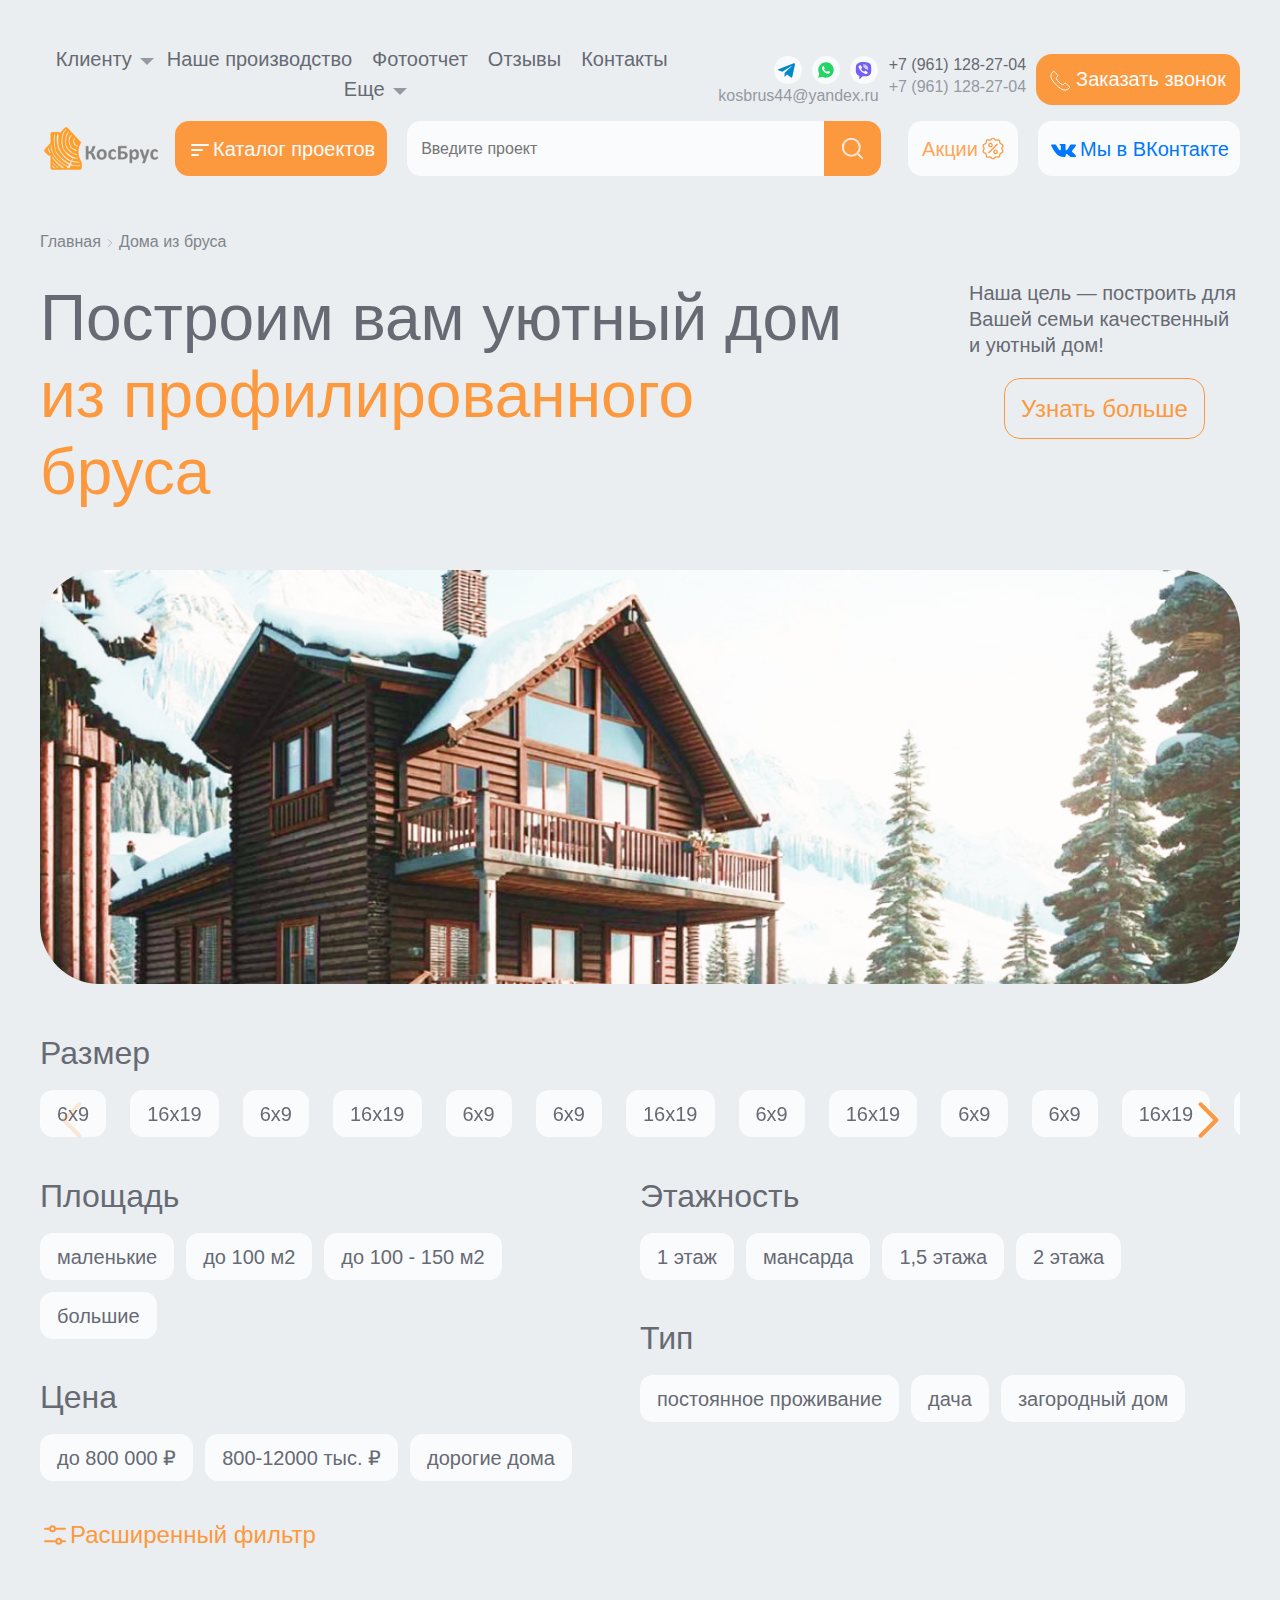
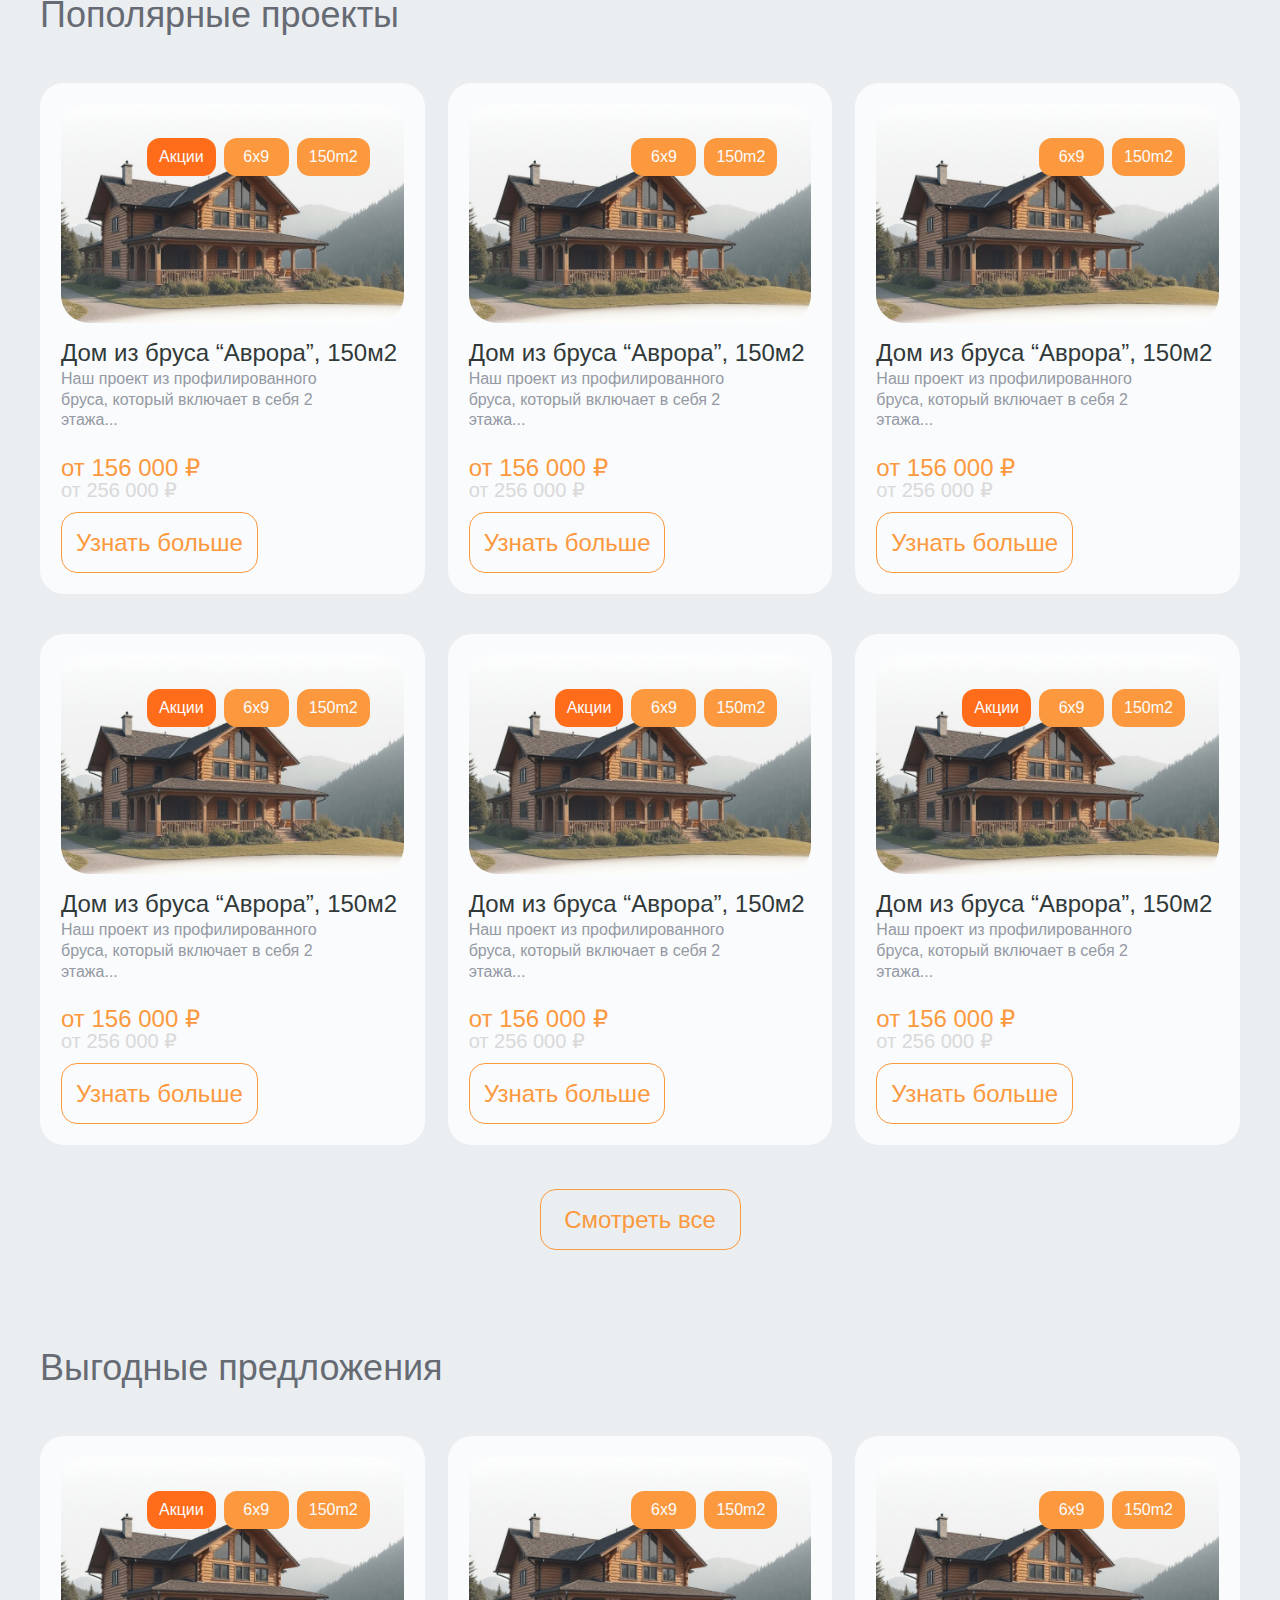
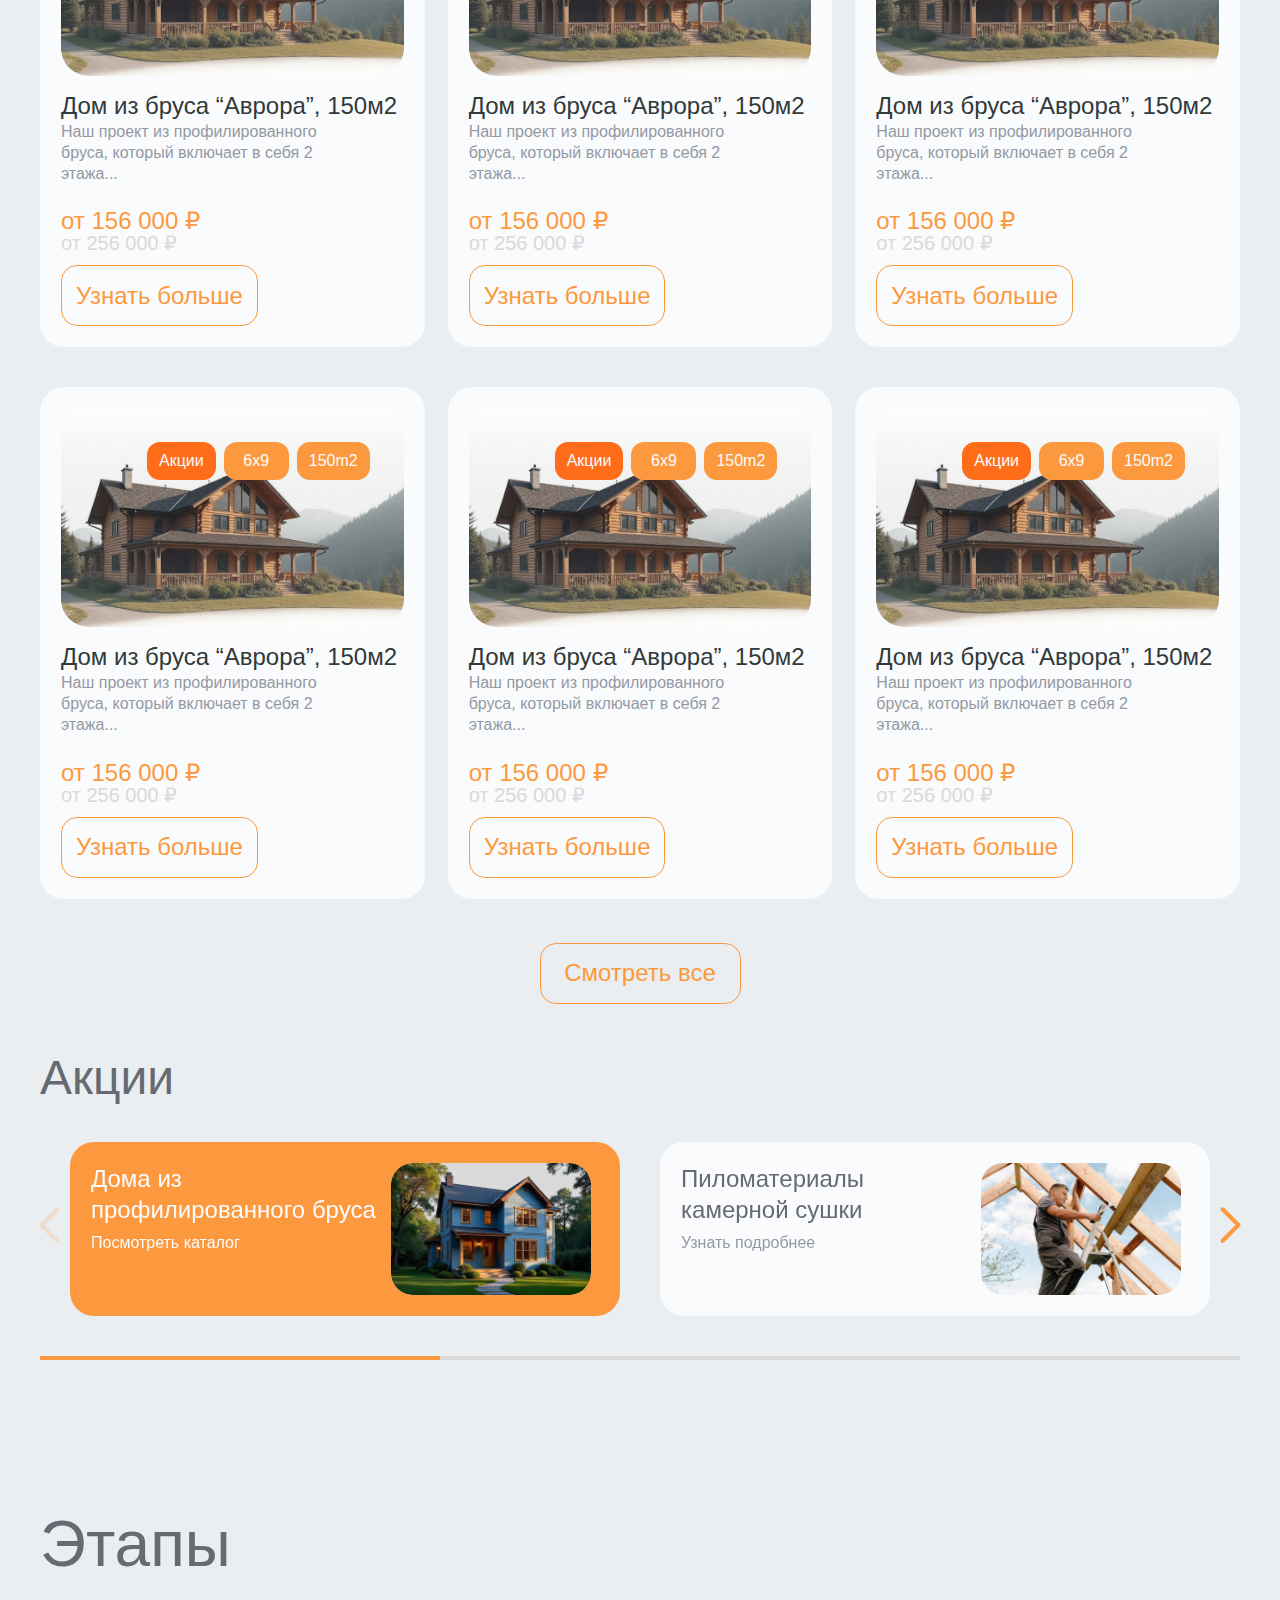
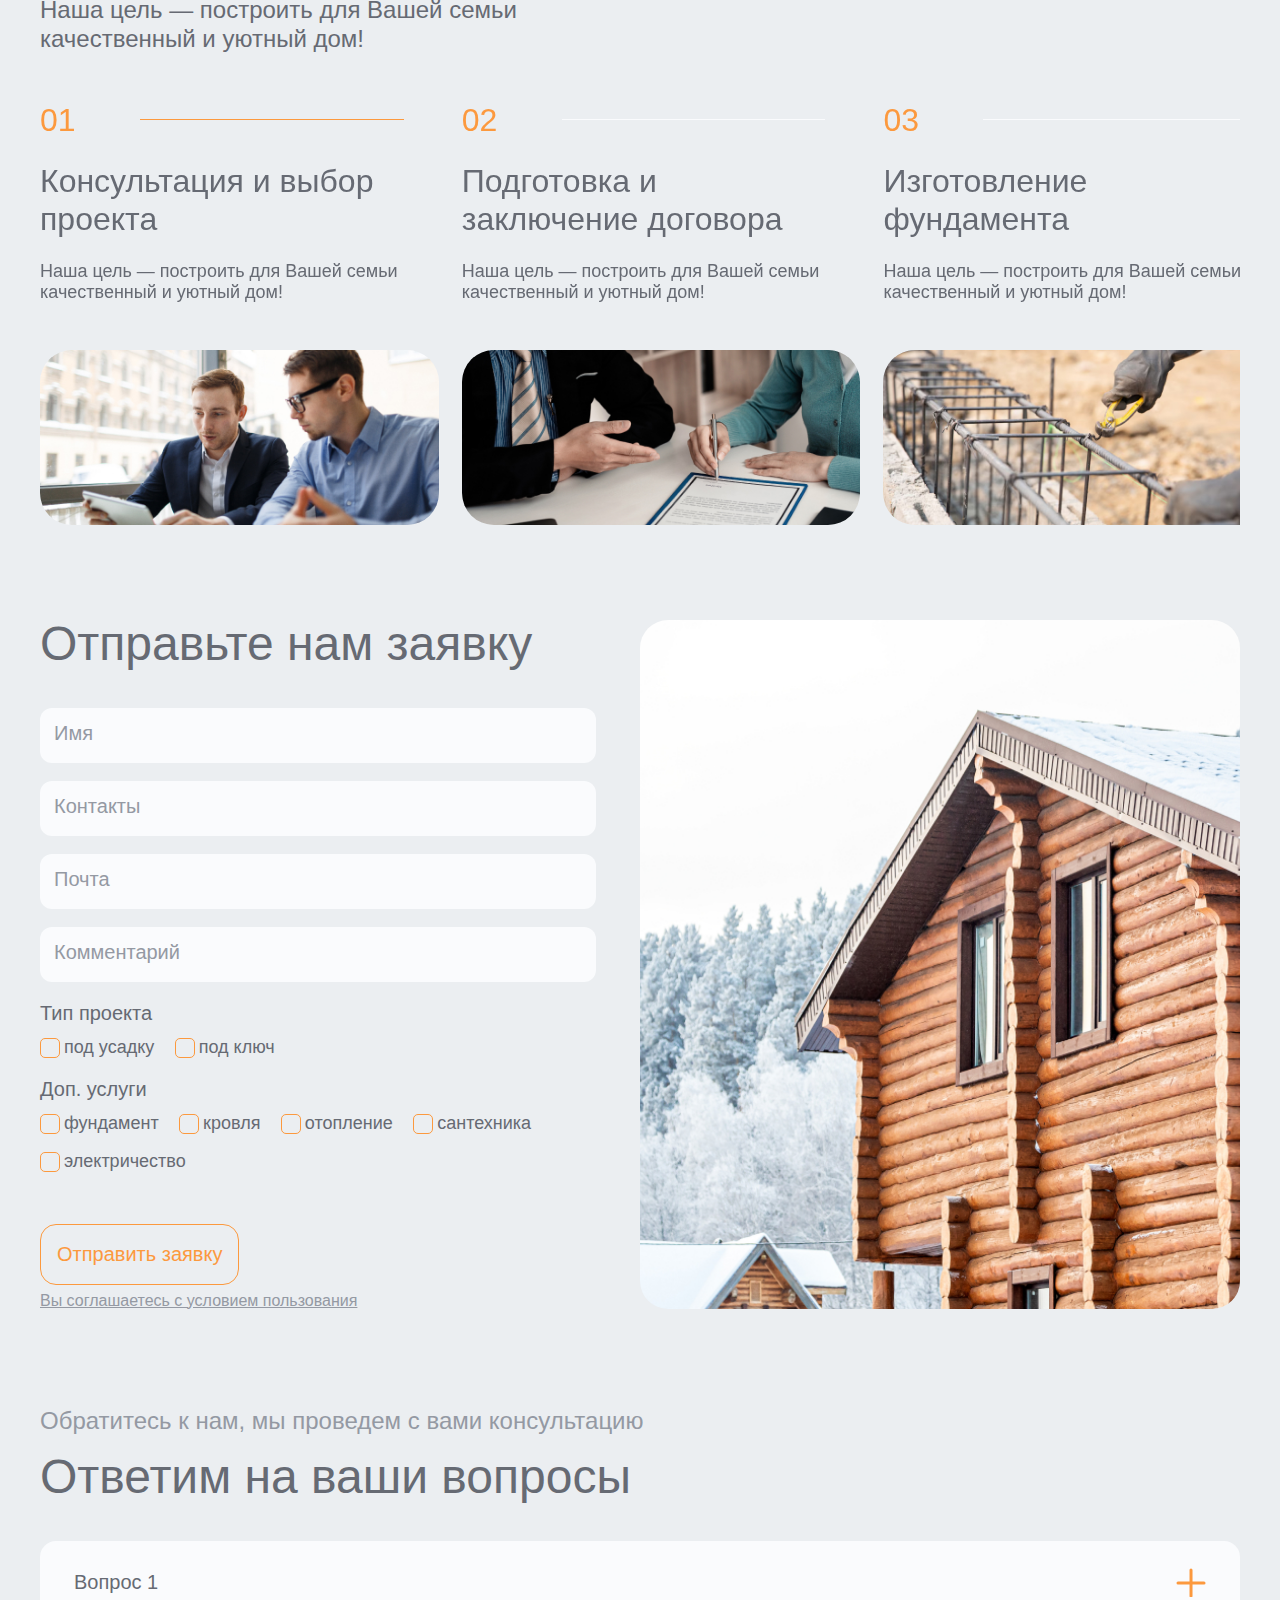
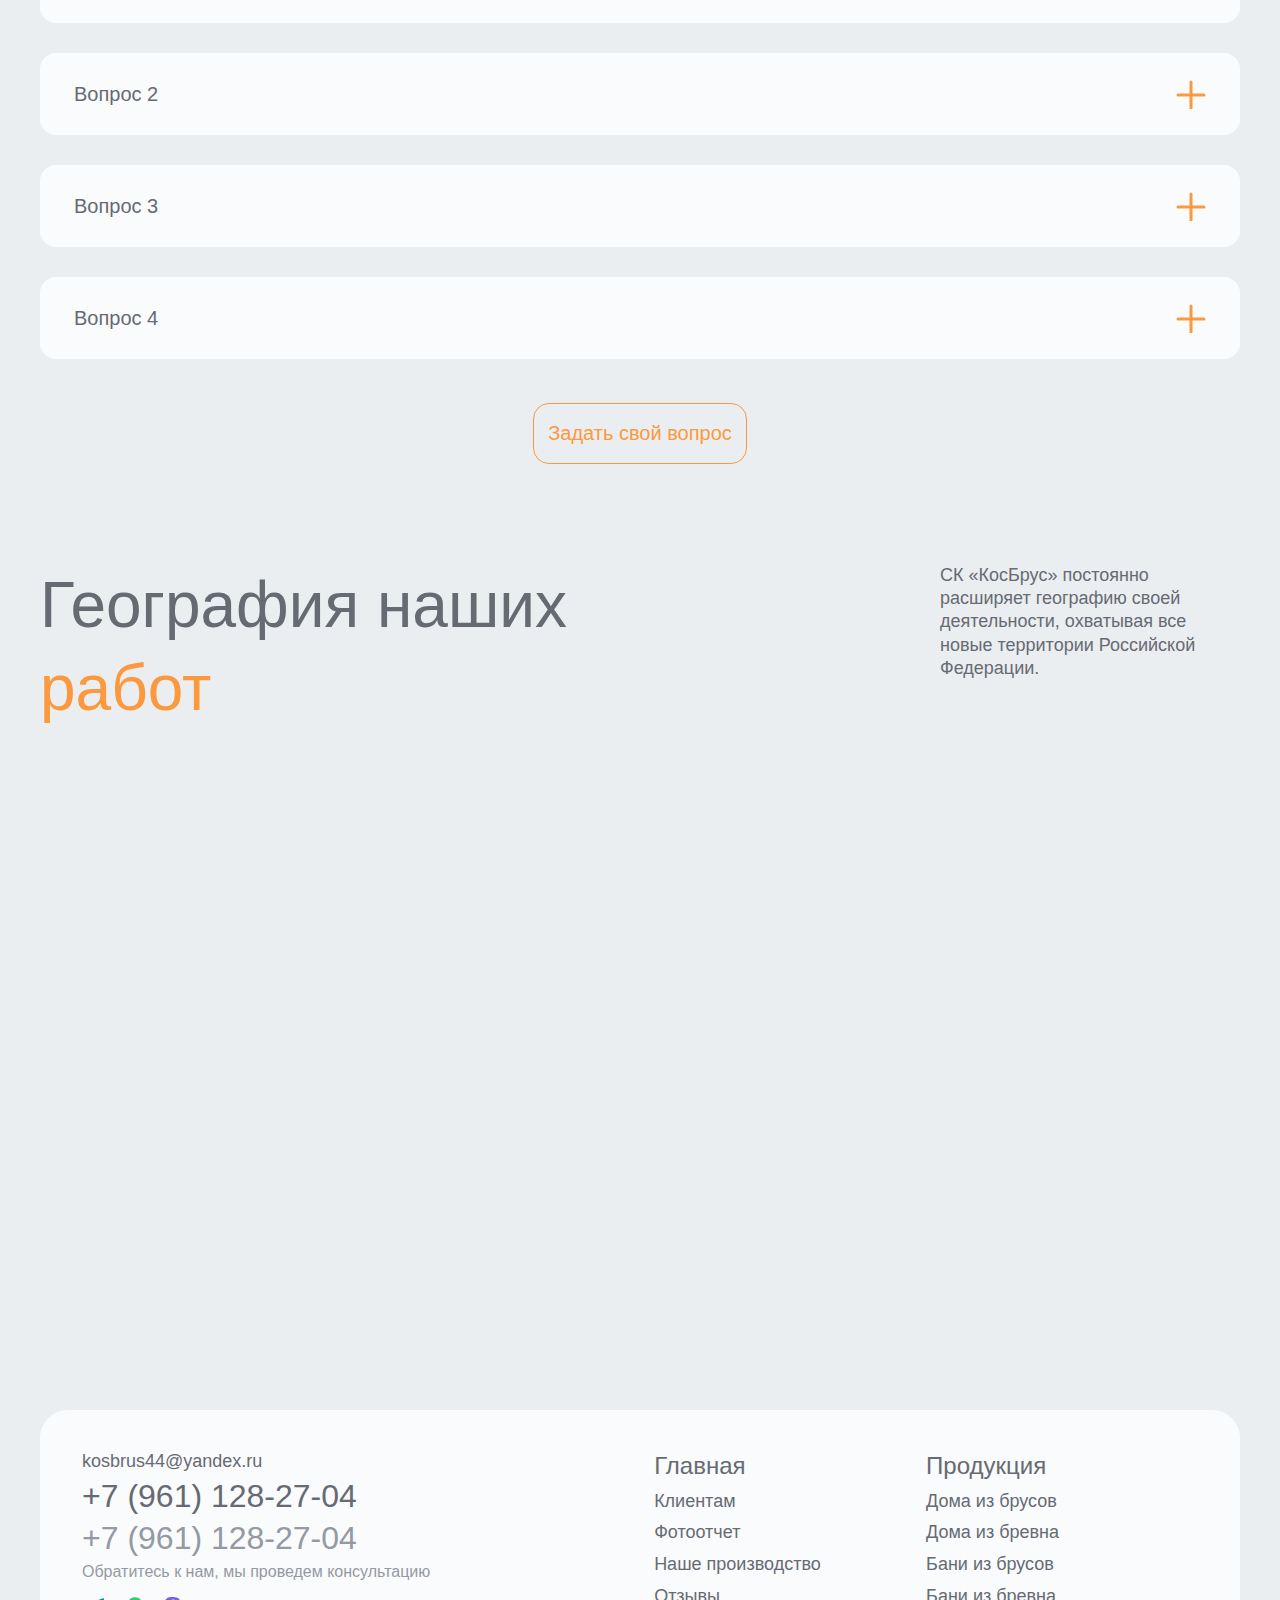
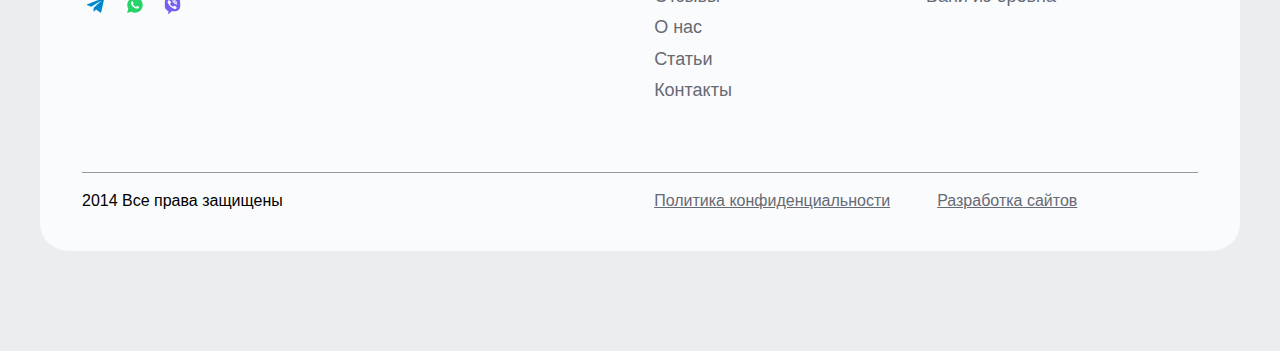
<file: category.html>
<!DOCTYPE html>
<html lang="ru">

<head>
  <meta charset="UTF-8">
  <meta name="viewport" content="width=device-width, initial-scale=1.0">
  <title>КосБрус</title>

  <link href="fonts/Manrope-Regular.woff" as="font" type="font/woff" crossorigin="anonymous">
  <link href="fonts/Manrope-Regular.woff2" as="font" type="font/woff2" crossorigin="anonymous">
  <link href="fonts/Manrope-Medium.woff" as="font" type="font/woff" crossorigin="anonymous">
  <link href="fonts/Manrope-Medium.woff2" as="font" type="font/woff2" crossorigin="anonymous">
  <link href="fonts/Manrope-Bold.woff" as="font" type="font/woff" crossorigin="anonymous">
  <link href="fonts/Manrope-Bold.woff2" as="font" tydpe="font/woff2" crossorigin="anonymous">

  <link rel="stylesheet" href="css/normalize.css">
  <link rel="stylesheet" href="css/swiper-bundle.min.css">
  <link rel="stylesheet" href="css/nouislider.min.css">
  <link rel="stylesheet" href="css/style.css">

  <script defer src="js/swiper-bundle.min.js"></script>
  <script defer src="js/nouislider.min.js"></script>
  <script defer src="js/wNumb.min.js"></script>
  <script src="https://api-maps.yandex.ru/2.1/?apikey=вашAPI-ключ&lang=ru_RU"></script>
  <script defer src="js/script.js"></script>
</head>

<body id="scroll">
  <header class="header">
    <div class="container header__container">
      <div class="header-top">
        <nav class="header-top__nav">
          <ul class="header-top__list">
            <li class="header-top__item">
              <div class="header-top__dropdown">
                <button class="header-top__dropdown-toggle">Клиенту</button>
                <ul class="header-top__dropdown-menu">
                  <li class="header-top__dropdown-item"><a class="header-top__dropdown-link" href="#">Ссылка 1</a></li>
                  <li class="header-top__dropdown-item"><a class="header-top__dropdown-link" href="#">Ссылка 2</a></li>
                  <li class="header-top__dropdown-item"><a class="header-top__dropdown-link" href="#">Ссылка 3</a></li>
                </ul>
              </div>
            </li>
            <li class="header-top__item"><a class="header-top__link" href="production.html" target="_blank">Наше производство</a></li>
            <li class="header-top__item"><a class="header-top__link" href="photos.html" target="_blank">Фотоотчет</a></li>
            <li class="header-top__item"><a class="header-top__link" href="review.html" target="_blank">Отзывы</a></li>
            <li class="header-top__item"><a class="header-top__link" href="contacts.html" target="_blank">Контакты</a></li>
            <li class="header-top__item">
              <div class="header-top__dropdown">
                <button class="header-top__dropdown-toggle">Еще</button>
                <ul class="header-top__dropdown-menu">
                  <li class="header-top__dropdown-item"><a class="header-top__dropdown-link" href="#">Ссылка 1</a></li>
                  <li class="header-top__dropdown-item"><a class="header-top__dropdown-link" href="#">Ссылка 2</a></li>
                  <li class="header-top__dropdown-item"><a class="header-top__dropdown-link" href="#">Ссылка 3</a></li>
                </ul>
              </div>
            </li>
          </ul>
        </nav>
        <button class="header-burger" aria-label="Открыть меню">
          <svg width="53" height="53" viewBox="0 0 53 53" fill="none" xmlns="http://www.w3.org/2000/svg">
            <path d="M11.0391 15.458H41.9557" stroke="#FC993E" stroke-width="4" stroke-linecap="round"/>
            <path d="M11.0391 26.5H33.1224" stroke="#FC993E" stroke-width="4" stroke-linecap="round"/>
            <path d="M11.0391 37.542H24.2891" stroke="#FC993E" stroke-width="4" stroke-linecap="round"/>
          </svg>
        </button>
        <div class="header-mobile__burger-menu">
          <button class="header-mobile__burger-close">
            <svg width="26" height="26" viewBox="0 0 26 26" fill="none" xmlns="http://www.w3.org/2000/svg">
              <path d="M6 6L19.8932 20.3868" stroke="#9499A3" stroke-width="2" stroke-linecap="round" stroke-linejoin="round"/>
              <path d="M20.0001 6.00005L5.88201 20.1662" stroke="#9499A3" stroke-width="2" stroke-linecap="round" stroke-linejoin="round"/>
            </svg>
          </button>
          <button class="header-bottom__menu-button-mob">Каталог&nbsp;<span class="btn-hidden">проектов</span></button>
          <div class="header-bottom__mob-menu">
            <button class="header-bottom__btn-back">Назад</button>
            <button class="header-mobile__menu-close">
              <svg width="26" height="26" viewBox="0 0 26 26" fill="none" xmlns="http://www.w3.org/2000/svg">
                <path d="M6 6L19.8932 20.3868" stroke="#9499A3" stroke-width="2" stroke-linecap="round" stroke-linejoin="round"/>
                <path d="M20.0001 6.00005L5.88201 20.1662" stroke="#9499A3" stroke-width="2" stroke-linecap="round" stroke-linejoin="round"/>
              </svg>
            </button>
            <div class="header-bottom__menu-left-mob">
              <button class="header-bottom__submenu-btn header-bottom__submenu-btn-mob header-bottom__submenu-btn__active"
                data-path="action">Акции</button>
              <button class="header-bottom__submenu-btn header-bottom__submenu-btn-mob" data-path="house1">Дома из бруса</button>
              <button class="header-bottom__submenu-btn header-bottom__submenu-btn-mob" data-path="house2">Дома из бревна</button>
              <button class="header-bottom__submenu-btn header-bottom__submenu-btn-mob" data-path="bath1">Баня из бруса</button>
              <button class="header-bottom__submenu-btn header-bottom__submenu-btn-mob" data-path="bath2">Баня из бревна</button>
            </div> 
            
            <div data-target="action" class="header-bottom__submenu header-bottom__submenu-mob">
              <button class="header-bottom__btn-back-sub">Назад</button>
              <button class="header-mobile__submenu-close">
                <svg width="26" height="26" viewBox="0 0 26 26" fill="none" xmlns="http://www.w3.org/2000/svg">
                  <path d="M6 6L19.8932 20.3868" stroke="#9499A3" stroke-width="2" stroke-linecap="round" stroke-linejoin="round"/>
                  <path d="M20.0001 6.00005L5.88201 20.1662" stroke="#9499A3" stroke-width="2" stroke-linecap="round" stroke-linejoin="round"/>
                </svg>
              </button>
              <div class="header-bottom__wrap-catalog">
                <div class="header-bottom__catalog-list">
                  <a class="header-bottom__table-link header-bottom__table-link-top" href="#">Размер</a>
                  <a href="#" class="header-bottom__table-link">6х9</a>
                  <a href="#" class="header-bottom__table-link">6х19</a>
                  <a href="#" class="header-bottom__table-link">16х9</a>
                  <a href="#" class="header-bottom__table-link">6х9</a>
                </div>
                <div class="header-bottom__catalog-list">
                  <a class="header-bottom__table-link header-bottom__table-link-top" href="#">Площадь</a>
                  <a href="#" class="header-bottom__table-link">100м2</a>
                  <a href="#" class="header-bottom__table-link">150м2</a>
                  <a href="#" class="header-bottom__table-link">100м2</a>
                  <a href="#" class="header-bottom__table-link">150м2</a>
                </div>
                <div class="header-bottom__catalog-list">
                  <a class="header-bottom__table-link header-bottom__table-link-top" href="#">Этаж</a>
                  <a href="#" class="header-bottom__table-link">1</a>
                  <a href="#" class="header-bottom__table-link">2</a>
                  <a href="#" class="header-bottom__table-link">3</a>
                  <a href="#" class="header-bottom__table-link">4</a>
                </div>
                <div class="header-bottom__catalog-list">
                  <a class="header-bottom__table-link header-bottom__table-link-top" href="#">Особенности</a>
                  <a href="#" class="header-bottom__table-link">С мансардой</a>
                  <a href="#" class="header-bottom__table-link">С баней</a>
                  <a href="#" class="header-bottom__table-link">С мансардой</a>
                  <a href="#" class="header-bottom__table-link">С мансардой</a>
                </div>
              </div>
              
            </div>
            <div data-target="house1" class="header-bottom__submenu header-bottom__submenu-mob">
              <button class="header-bottom__btn-back-sub">Назад</button>
              <button class="header-mobile__submenu-close">
                <svg width="26" height="26" viewBox="0 0 26 26" fill="none" xmlns="http://www.w3.org/2000/svg">
                  <path d="M6 6L19.8932 20.3868" stroke="#9499A3" stroke-width="2" stroke-linecap="round" stroke-linejoin="round"/>
                  <path d="M20.0001 6.00005L5.88201 20.1662" stroke="#9499A3" stroke-width="2" stroke-linecap="round" stroke-linejoin="round"/>
                </svg>
              </button>
              <div class="header-bottom__wrap-catalog">
                <div class="header-bottom__catalog-list">
                  <a class="header-bottom__table-link header-bottom__table-link-top" href="#">Размер</a>
                  <a href="#" class="header-bottom__table-link">6х9</a>
                  <a href="#" class="header-bottom__table-link">6х9</a>
                  <a href="#" class="header-bottom__table-link">6х9</a>
                  <a href="#" class="header-bottom__table-link">6х9</a>
                </div>
                <div class="header-bottom__catalog-list">
                  <a class="header-bottom__table-link header-bottom__table-link-top" href="#">Площадь</a>
                  <a href="#" class="header-bottom__table-link">150м2</a>
                  <a href="#" class="header-bottom__table-link">150м2</a>
                  <a href="#" class="header-bottom__table-link">150м2</a>
                  <a href="#" class="header-bottom__table-link">150м2</a>
                </div>
                <div class="header-bottom__catalog-list">
                  <a class="header-bottom__table-link header-bottom__table-link-top" href="#">Этаж</a>
                  <a href="#" class="header-bottom__table-link">1</a>
                  <a href="#" class="header-bottom__table-link">2</a>
                  <a href="#" class="header-bottom__table-link">3</a>
                  <a href="#" class="header-bottom__table-link">4</a>
                </div>
                <div class="header-bottom__catalog-list">
                  <a class="header-bottom__table-link header-bottom__table-link-top" href="#">Особенности</a>
                  <a href="#" class="header-bottom__table-link">С мансардой</a>
                  <a href="#" class="header-bottom__table-link">С баней</a>
                  <a href="#" class="header-bottom__table-link">С мансардой</a>
                  <a href="#" class="header-bottom__table-link">С мансардой</a>
                </div>
              </div>
            </div>
            <div data-target="house2" class="header-bottom__submenu header-bottom__submenu-mob">
              <button class="header-bottom__btn-back-sub">Назад</button>
              <button class="header-mobile__submenu-close">
                <svg width="26" height="26" viewBox="0 0 26 26" fill="none" xmlns="http://www.w3.org/2000/svg">
                  <path d="M6 6L19.8932 20.3868" stroke="#9499A3" stroke-width="2" stroke-linecap="round" stroke-linejoin="round"/>
                  <path d="M20.0001 6.00005L5.88201 20.1662" stroke="#9499A3" stroke-width="2" stroke-linecap="round" stroke-linejoin="round"/>
                </svg>
              </button>
              <div class="header-bottom__wrap-catalog">
                <div class="header-bottom__catalog-list">
                  <a class="header-bottom__table-link header-bottom__table-link-top" href="#">Размер</a>
                  <a href="#" class="header-bottom__table-link">6х9</a>
                  <a href="#" class="header-bottom__table-link">7х9</a>
                  <a href="#" class="header-bottom__table-link">6х9</a>
                  <a href="#" class="header-bottom__table-link">8х9</a>
                </div>
                <div class="header-bottom__catalog-list">
                  <a class="header-bottom__table-link header-bottom__table-link-top" href="#">Площадь</a>
                  <a href="#" class="header-bottom__table-link">150м2</a>
                  <a href="#" class="header-bottom__table-link">150м2</a>
                  <a href="#" class="header-bottom__table-link">150м2</a>
                  <a href="#" class="header-bottom__table-link">150м2</a>
                </div>
                <div class="header-bottom__catalog-list">
                  <a class="header-bottom__table-link header-bottom__table-link-top" href="#">Этаж</a>
                  <a href="#" class="header-bottom__table-link">1</a>
                  <a href="#" class="header-bottom__table-link">2</a>
                  <a href="#" class="header-bottom__table-link">3</a>
                  <a href="#" class="header-bottom__table-link">4</a>
                </div>
                <div class="header-bottom__catalog-list">
                  <a class="header-bottom__table-link header-bottom__table-link-top" href="#">Особенности</a>
                  <a href="#" class="header-bottom__table-link">С мансардой</a>
                  <a href="#" class="header-bottom__table-link">С баней</a>
                  <a href="#" class="header-bottom__table-link">С мансардой</a>
                  <a href="#" class="header-bottom__table-link">С мансардой</a>
                </div>
              </div>
            </div>
            <div data-target="bath1" class="header-bottom__submenu header-bottom__submenu-mob">
              <button class="header-bottom__btn-back-sub">Назад</button>
              <button class="header-mobile__submenu-close">
                <svg width="26" height="26" viewBox="0 0 26 26" fill="none" xmlns="http://www.w3.org/2000/svg">
                  <path d="M6 6L19.8932 20.3868" stroke="#9499A3" stroke-width="2" stroke-linecap="round" stroke-linejoin="round"/>
                  <path d="M20.0001 6.00005L5.88201 20.1662" stroke="#9499A3" stroke-width="2" stroke-linecap="round" stroke-linejoin="round"/>
                </svg>
              </button>
              <div class="header-bottom__wrap-catalog">
                <div class="header-bottom__catalog-list">
                  <a class="header-bottom__table-link header-bottom__table-link-top" href="#">Размер</a>
                  <a href="#" class="header-bottom__table-link">6х9</a>
                  <a href="#" class="header-bottom__table-link">6х9</a>
                  <a href="#" class="header-bottom__table-link">6х9</a>
                  <a href="#" class="header-bottom__table-link">6х9</a>
                </div>
                <div class="header-bottom__catalog-list">
                  <a class="header-bottom__table-link header-bottom__table-link-top" href="#">Площадь</a>
                  <a href="#" class="header-bottom__table-link">150м2</a>
                  <a href="#" class="header-bottom__table-link">150м2</a>
                  <a href="#" class="header-bottom__table-link">150м2</a>
                  <a href="#" class="header-bottom__table-link">150м2</a>
                </div>
                <div class="header-bottom__catalog-list">
                  <a class="header-bottom__table-link header-bottom__table-link-top" href="#">Этаж</a>
                  <a href="#" class="header-bottom__table-link">1</a>
                  <a href="#" class="header-bottom__table-link">2</a>
                  <a href="#" class="header-bottom__table-link">3</a>
                  <a href="#" class="header-bottom__table-link">4</a>
                </div>
                <div class="header-bottom__catalog-list">
                  <a class="header-bottom__table-link header-bottom__table-link-top" href="#">Особенности</a>
                  <a href="#" class="header-bottom__table-link">С мансардой</a>
                  <a href="#" class="header-bottom__table-link">С баней</a>
                  <a href="#" class="header-bottom__table-link">С мансардой</a>
                  <a href="#" class="header-bottom__table-link">С мансардой</a>
                </div>
              </div>
            </div>
            <div data-target="bath2" class="header-bottom__submenu header-bottom__submenu-mob">
              <button class="header-bottom__btn-back-sub">Назад</button>
              <div class="header-bottom__catalog-list">
                <a class="header-bottom__table-link header-bottom__table-link-top" href="#">Размер</a>
                <a href="#" class="header-bottom__table-link">6х9</a>
                <a href="#" class="header-bottom__table-link">16х9</a>
                <a href="#" class="header-bottom__table-link">6х9</a>
                <a href="#" class="header-bottom__table-link">9х9</a>
              </div>
              <div class="header-bottom__catalog-list">
                <a class="header-bottom__table-link header-bottom__table-link-top" href="#">Площадь</a>
                <a href="#" class="header-bottom__table-link">150м2</a>
                <a href="#" class="header-bottom__table-link">100м2</a>
                <a href="#" class="header-bottom__table-link">150м2</a>
                <a href="#" class="header-bottom__table-link">190м2</a>
              </div>
              <div class="header-bottom__catalog-list">
                <a class="header-bottom__table-link header-bottom__table-link-top" href="#">Этаж</a>
                <a href="#" class="header-bottom__table-link">1</a>
                <a href="#" class="header-bottom__table-link">2</a>
                <a href="#" class="header-bottom__table-link">3</a>
                <a href="#" class="header-bottom__table-link">4</a>
              </div>
              <div class="header-bottom__catalog-list">
                <a class="header-bottom__table-link header-bottom__table-link-top" href="#">Особенности</a>
                <a href="#" class="header-bottom__table-link">С мансардой</a>
                <a href="#" class="header-bottom__table-link">С баней</a>
                <a href="#" class="header-bottom__table-link">С мансардой</a>
                <a href="#" class="header-bottom__table-link">С мансардой</a>
              </div>
            </div>
          </div>
          <nav class="header-mobile__burger-nav">
            <ul class="header-mobile__list">
              <li class="header-mobile__item">
                <div class="header-top__dropdown">
                  <button class="header-top__dropdown-toggle dropdown-toggle__mob ">Клиенту</button>
                  <ul class="header-top__dropdown-menu">
                    <li class="header-top__dropdown-item"><a class="header-top__dropdown-link" href="#">Ссылка 1</a></li>
                    <li class="header-top__dropdown-item"><a class="header-top__dropdown-link" href="#">Ссылка 2</a></li>
                    <li class="header-top__dropdown-item"><a class="header-top__dropdown-link" href="#">Ссылка 3</a></li>
                  </ul>
                </div>
              </li>
              <li class="header-mobile__item"><a class="header-mobile__link header-top__link" href="production.html" target="_blank">Наше производство</a></li>
              <li class="header-mobile__item"><a class="header-mobile__link header-top__link" href="photos.html" target="_blank">Фотоотчет</a></li>
              <li class="header-mobile__item"><a class="header-mobile__link header-top__link" href="review.html" target="_blank">Отзывы</a></li>
              <li class="header-mobile__item"><a class="header-mobile__link header-top__link" href="contacts.html" target="_blank">Контакты</a></li>
              <li class="header-mobile__item">
                <div class="header-top__dropdown">
                  <button class="header-top__dropdown-toggle dropdown-toggle__mob">Еще</button>
                  <ul class="header-top__dropdown-menu">
                    <li class="header-top__dropdown-item"><a class="header-top__dropdown-link" href="#">Ссылка 1</a></li>
                    <li class="header-top__dropdown-item"><a class="header-top__dropdown-link" href="#">Ссылка 2</a></li>
                    <li class="header-top__dropdown-item"><a class="header-top__dropdown-link" href="#">Ссылка 3</a></li>
                  </ul>
                </div>
              </li>
            </ul>
          </nav>
          <ul class="header-top__list-icon">
            <li class="header-top__item-icon">
              <a class="header-top__link-icon" href="#">
                <img src="img/telegram.svg" alt="Иконка Телеграм">
              </a>
            </li>
            <li class="header-top__item-icon">
              <a class="header-top__link-icon" href="#">
                <img src="img/whatsapp.svg" alt="Иконка What's app">
              </a>
            </li>
            <li class="header-top__item-icon">
              <a class="header-top__link-icon" href="#">
                <img src="img/viber.svg" alt="Иконка Viber">
              </a>
            </li>
          </ul>
          <a class="header-top__mail" href="mailto:kosbrus44@yandex.ru">kosbrus44@yandex.ru</a>
          <ul class="header-top__phone-list header-mobile__phone-list">
            <li class="header-top__phone-item"><a class="header-top__phone-link header-top__phone-top"
                href="tel:+79611282704">+7&nbsp;(961)&nbsp;128-27-04</a></li>
            <li class="header-top__phone-item"><a class="header-top__phone-link"
                href="tel:+79611282704">+7&nbsp;(961)&nbsp;128-27-04</a></li>
          </ul>
          <button class="header-top__btn-phone header-mobile__btn-phone form-btn">Заказать звонок</button>
        </div>
        <button class="btn-search__mob">
          <svg width="30" height="30" viewBox="0 0 30 30" fill="none" xmlns="http://www.w3.org/2000/svg">
            <g opacity="0.8">
            <circle cx="13.75" cy="13.75" r="8.75" stroke="#FC993E" stroke-width="2"/>
            <path d="M25 25L21.25 21.25" stroke="#FC993E" stroke-width="2" stroke-linecap="round"/>
            </g>
          </svg>
        </button>
        <img class="logo-mob" src="img/logo-mob.svg" alt="Логотип">
        <div class="header-top__contacts">
          <div class="header-top__contacts-social">
            <ul class="header-top__list-icon">
              <li class="header-top__item-icon">
                <a class="header-top__link-icon" href="#">
                  <img src="img/telegram.svg" alt="Иконка Телеграм">
                </a>
              </li>
              <li class="header-top__item-icon">
                <a class="header-top__link-icon" href="#">
                  <img src="img/whatsapp.svg" alt="Иконка What's app">
                </a>
              </li>
              <li class="header-top__item-icon">
                <a class="header-top__link-icon" href="#">
                  <img src="img/viber.svg" alt="Иконка Viber">
                </a>
              </li>
            </ul>
            <a class="header-top__mail" href="mailto:kosbrus44@yandex.ru">kosbrus44@yandex.ru</a>
          </div>
          <ul class="header-top__phone-list">
            <li class="header-top__phone-item"><a class="header-top__phone-link header-top__phone-top"
                href="tel:+79611282704">+7&nbsp;(961)&nbsp;128-27-04</a></li>
            <li class="header-top__phone-item"><a class="header-top__phone-link"
                href="tel:+79611282704">+7&nbsp;(961)&nbsp;128-27-04</a></li>
          </ul>
          <button class="header-top__btn-phone form-btn">Заказать звонок</button>
          <div class="modal-overlay-order modal-overlay">
            <div class="modal modal-order">
              <h3 class="modal-heading">Сделать заказ</h3>
              <span class="modal-order__text">Пожалуйста, заполните форму и мы с вами свяжемся</span>
              <form class="modal-order__form" action="#">
                <input class="modal-order__input" type="text" placeholder="Введите ваше имя">
                <input class="modal-order__input" type="email" name="mail" id="mail" placeholder="Введите вашу почту">
                <input class="modal-order__input modal-order__input-last" type="text" placeholder="Комментарий">
                <div class="modal-order__filters">
                  <div class="modal-order__left-filter">
                    <span class="modal-order__filter-text">Тип проекта</span>
                    <ul class="checkbox_list">
                      <li class="checkbox__item">
                        <label for="check_1">
                          <input type="checkbox" name="check_1" id="check_1" class="modal-order__checkbox">под усадку
                          <span></span>
                        </label>
                      </li>
                      <li class="checkbox__item">
                        <label for="check_2">
                          <input type="checkbox" id="check_2" name="check_2" class="modal-order__checkbox">под ключ
                          <span></span>
                        </label>
                      </li>
                    </ul>
                  </div>
                  <div class="modal-order__right-filter">
                    <span class="modal-order__filter-text">Доп. услуги</span>
                    <ul class="checkbox_list">
                      <li class="checkbox__item">
                        <label for="check_3">
                          <input type="checkbox" name="check_3" id="check_3" class="modal-order__checkbox">фундамент
                          <span></span>
                        </label>
                      </li>
                      <li class="checkbox__item">
                        <label for="check_4">
                          <input type="checkbox" id="check_4" name="check_4" class="modal-order__checkbox">кровля
                          <span></span>
                        </label>
                      </li>
                      <li class="checkbox__item">
                        <label for="check_5">
                          <input type="checkbox" id="check_5" name="check_5" class="modal-order__checkbox">отопление
                          <span></span>
                        </label>  
                      </li>
                      <li class="checkbox__item">
                        <label for="check_6">
                          <input type="checkbox" id="check_6" name="check_6" class="modal-order__checkbox">электричество
                          <span></span>
                        </label>
                      </li>
                      <li class="checkbox__item">
                        <label for="check_7">
                          <input type="checkbox" id="check_7" name="check_7" class="modal-order__checkbox">сантехника
                          <span></span>
                        </label>
                      </li>
                    </ul>
                  </div>
                </div>
                <button class="modal-order__form-btn" type="submit">Обсудить проект</button>
              </form>
              <button class="close-btn">
                <svg width="46" height="46" viewBox="0 0 46 46" fill="none" xmlns="http://www.w3.org/2000/svg">
                  <path d="M10.6172 10.6155L35.1974 36.069" stroke="#666A73" stroke-width="4" stroke-linecap="round"
                    stroke-linejoin="round" />
                  <path d="M35.3829 10.6156L10.4048 35.6788" stroke="#666A73" stroke-width="4" stroke-linecap="round"
                    stroke-linejoin="round" />
                </svg>
              </button>
            </div>
          </div>
        </div>
      </div>
      <div class="header-bottom">
        <div class="header-bottom__left">
          <a class="header-bottom__logo" href="index.html">
            <img src="img/logo.svg" alt="Логотип">
          </a>
          <button class="header-bottom__menu-button">Каталог&nbsp;<span class="btn-hidden">проектов</span></button>
        </div>
        
        <div class="header-bottom__right">
          <div class="header-bottom__search-container">
            <form action="#" class="header-bottom__search-form">
              <input class="header-bottom__search-input" type="text" placeholder="Введите проект">
              <button class="header-bottom__search-btn" type="submit"></button>
            </form>
            <div class="header-bottom__search-menu hidden">
              <span class="header-bottom__search-title">Популярные запросы</span>
              <ul class="header-bottom__search-list">
                <li class="header-bottom__search-item"><a class="header-bottom__search-link" href="#">дом из бруса 6х6</a>
                </li>
                <li class="header-bottom__search-item"><a class="header-bottom__search-link" href="#">дом из бруса 6х6</a>
                </li>
                <li class="header-bottom__search-item"><a class="header-bottom__search-link" href="#">дом из бруса 6х6</a>
                </li>
                <li class="header-bottom__search-item"><a class="header-bottom__search-link" href="#">дом из бруса 6х6</a>
                </li>
              </ul>
            </div>
          </div>
          <a class="header-bottom__action-link btn-hidden" href="#" target="_blank">Акции</a>
          <a class="header-bottom__vk-link" href="#" target="_blank">Мы в ВКонтакте</a>
        </div>

        <div class="header-bottom__menu">
          <div class="header-bottom__menu-left">
            <button class="header-bottom__submenu-btn header-bottom__submenu-btn__active"
              data-path="action">Акции</button>
            <button class="header-bottom__submenu-btn" data-path="house1">Дома из бруса</button>
            <button class="header-bottom__submenu-btn" data-path="house2">Дома из бревна</button>
            <button class="header-bottom__submenu-btn" data-path="bath1">Баня из бруса</button>
            <button class="header-bottom__submenu-btn" data-path="bath2">Баня из бревна</button>
          </div> 
          <div class="header-bottom__wrap-table">
            <div data-target="action" class="header-bottom__submenu header-bottom__submenu__active">
              <div class="header-bottom__catalog-list">
                <a class="header-bottom__table-link header-bottom__table-link-top" href="#">Размер</a>
                <a href="#" class="header-bottom__table-link">6х9</a>
                <a href="#" class="header-bottom__table-link">6х19</a>
                <a href="#" class="header-bottom__table-link">16х9</a>
                <a href="#" class="header-bottom__table-link">6х9</a>
              </div>
              <div class="header-bottom__catalog-list">
                <a class="header-bottom__table-link header-bottom__table-link-top" href="#">Площадь</a>
                <a href="#" class="header-bottom__table-link">100м2</a>
                <a href="#" class="header-bottom__table-link">150м2</a>
                <a href="#" class="header-bottom__table-link">100м2</a>
                <a href="#" class="header-bottom__table-link">150м2</a>
              </div>
              <div class="header-bottom__catalog-list">
                <a class="header-bottom__table-link header-bottom__table-link-top" href="#">Этаж</a>
                <a href="#" class="header-bottom__table-link">1</a>
                <a href="#" class="header-bottom__table-link">2</a>
                <a href="#" class="header-bottom__table-link">3</a>
                <a href="#" class="header-bottom__table-link">4</a>
              </div>
              <div class="header-bottom__catalog-list">
                <a class="header-bottom__table-link header-bottom__table-link-top" href="#">Особенности</a>
                <a href="#" class="header-bottom__table-link">С мансардой</a>
                <a href="#" class="header-bottom__table-link">С баней</a>
                <a href="#" class="header-bottom__table-link">С мансардой</a>
                <a href="#" class="header-bottom__table-link">С мансардой</a>
              </div>
            </div>
            <div data-target="house1" class="header-bottom__submenu">
              <div class="header-bottom__catalog-list">
                <a class="header-bottom__table-link header-bottom__table-link-top" href="#">Размер</a>
                <a href="#" class="header-bottom__table-link">6х9</a>
                <a href="#" class="header-bottom__table-link">6х9</a>
                <a href="#" class="header-bottom__table-link">6х9</a>
                <a href="#" class="header-bottom__table-link">6х9</a>
              </div>
              <div class="header-bottom__catalog-list">
                <a class="header-bottom__table-link header-bottom__table-link-top" href="#">Площадь</a>
                <a href="#" class="header-bottom__table-link">150м2</a>
                <a href="#" class="header-bottom__table-link">150м2</a>
                <a href="#" class="header-bottom__table-link">150м2</a>
                <a href="#" class="header-bottom__table-link">150м2</a>
              </div>
              <div class="header-bottom__catalog-list">
                <a class="header-bottom__table-link header-bottom__table-link-top" href="#">Этаж</a>
                <a href="#" class="header-bottom__table-link">1</a>
                <a href="#" class="header-bottom__table-link">2</a>
                <a href="#" class="header-bottom__table-link">3</a>
                <a href="#" class="header-bottom__table-link">4</a>
              </div>
              <div class="header-bottom__catalog-list">
                <a class="header-bottom__table-link header-bottom__table-link-top" href="#">Особенности</a>
                <a href="#" class="header-bottom__table-link">С мансардой</a>
                <a href="#" class="header-bottom__table-link">С баней</a>
                <a href="#" class="header-bottom__table-link">С мансардой</a>
                <a href="#" class="header-bottom__table-link">С мансардой</a>
              </div>
            </div>
            <div data-target="house2" class="header-bottom__submenu">
              <div class="header-bottom__catalog-list">
                <a class="header-bottom__table-link header-bottom__table-link-top" href="#">Размер</a>
                <a href="#" class="header-bottom__table-link">6х9</a>
                <a href="#" class="header-bottom__table-link">7х9</a>
                <a href="#" class="header-bottom__table-link">6х9</a>
                <a href="#" class="header-bottom__table-link">8х9</a>
              </div>
              <div class="header-bottom__catalog-list">
                <a class="header-bottom__table-link header-bottom__table-link-top" href="#">Площадь</a>
                <a href="#" class="header-bottom__table-link">150м2</a>
                <a href="#" class="header-bottom__table-link">150м2</a>
                <a href="#" class="header-bottom__table-link">150м2</a>
                <a href="#" class="header-bottom__table-link">150м2</a>
              </div>
              <div class="header-bottom__catalog-list">
                <a class="header-bottom__table-link header-bottom__table-link-top" href="#">Этаж</a>
                <a href="#" class="header-bottom__table-link">1</a>
                <a href="#" class="header-bottom__table-link">2</a>
                <a href="#" class="header-bottom__table-link">3</a>
                <a href="#" class="header-bottom__table-link">4</a>
              </div>
              <div class="header-bottom__catalog-list">
                <a class="header-bottom__table-link header-bottom__table-link-top" href="#">Особенности</a>
                <a href="#" class="header-bottom__table-link">С мансардой</a>
                <a href="#" class="header-bottom__table-link">С баней</a>
                <a href="#" class="header-bottom__table-link">С мансардой</a>
                <a href="#" class="header-bottom__table-link">С мансардой</a>
              </div>
            </div>
            <div data-target="bath1" class="header-bottom__submenu">
              <div class="header-bottom__catalog-list">
                <a class="header-bottom__table-link header-bottom__table-link-top" href="#">Размер</a>
                <a href="#" class="header-bottom__table-link">6х9</a>
                <a href="#" class="header-bottom__table-link">6х9</a>
                <a href="#" class="header-bottom__table-link">6х9</a>
                <a href="#" class="header-bottom__table-link">6х9</a>
              </div>
              <div class="header-bottom__catalog-list">
                <a class="header-bottom__table-link header-bottom__table-link-top" href="#">Площадь</a>
                <a href="#" class="header-bottom__table-link">150м2</a>
                <a href="#" class="header-bottom__table-link">150м2</a>
                <a href="#" class="header-bottom__table-link">150м2</a>
                <a href="#" class="header-bottom__table-link">150м2</a>
              </div>
              <div class="header-bottom__catalog-list">
                <a class="header-bottom__table-link header-bottom__table-link-top" href="#">Этаж</a>
                <a href="#" class="header-bottom__table-link">1</a>
                <a href="#" class="header-bottom__table-link">2</a>
                <a href="#" class="header-bottom__table-link">3</a>
                <a href="#" class="header-bottom__table-link">4</a>
              </div>
              <div class="header-bottom__catalog-list">
                <a class="header-bottom__table-link header-bottom__table-link-top" href="#">Особенности</a>
                <a href="#" class="header-bottom__table-link">С мансардой</a>
                <a href="#" class="header-bottom__table-link">С баней</a>
                <a href="#" class="header-bottom__table-link">С мансардой</a>
                <a href="#" class="header-bottom__table-link">С мансардой</a>
              </div>
            </div>
            <div data-target="bath2" class="header-bottom__submenu">
              <div class="header-bottom__catalog-list">
                <a class="header-bottom__table-link header-bottom__table-link-top" href="#">Размер</a>
                <a href="#" class="header-bottom__table-link">6х9</a>
                <a href="#" class="header-bottom__table-link">16х9</a>
                <a href="#" class="header-bottom__table-link">6х9</a>
                <a href="#" class="header-bottom__table-link">9х9</a>
              </div>
              <div class="header-bottom__catalog-list">
                <a class="header-bottom__table-link header-bottom__table-link-top" href="#">Площадь</a>
                <a href="#" class="header-bottom__table-link">150м2</a>
                <a href="#" class="header-bottom__table-link">100м2</a>
                <a href="#" class="header-bottom__table-link">150м2</a>
                <a href="#" class="header-bottom__table-link">190м2</a>
              </div>
              <div class="header-bottom__catalog-list">
                <a class="header-bottom__table-link header-bottom__table-link-top" href="#">Этаж</a>
                <a href="#" class="header-bottom__table-link">1</a>
                <a href="#" class="header-bottom__table-link">2</a>
                <a href="#" class="header-bottom__table-link">3</a>
                <a href="#" class="header-bottom__table-link">4</a>
              </div>
              <div class="header-bottom__catalog-list">
                <a class="header-bottom__table-link header-bottom__table-link-top" href="#">Особенности</a>
                <a href="#" class="header-bottom__table-link">С мансардой</a>
                <a href="#" class="header-bottom__table-link">С баней</a>
                <a href="#" class="header-bottom__table-link">С мансардой</a>
                <a href="#" class="header-bottom__table-link">С мансардой</a>
              </div>
            </div>
          </div>
        </div>
        
        
        
        
      </div>
      
    </div>
  </header>
  <main>
    <section class="section-category container">
      <nav aria-label="breadcrumb">
        <ul class="breadcrumb">
          <li>
            <a href="index.html">Главная</a>
          </li>  
          <li>Дома из бруса</li>
        </ul>
      </nav>
      <div class="section-category__content">
        <h1 class="section-category__heading">Построим вам уютный дом <span class="section-main__heading-color">из профилированного бруса</span>
        </h1>
        <div class="section-main__text">
          <p class="section-main__descr">Наша цель — построить для Вашей семьи качественный и уютный дом!</p>
          <a class="section-main__link link-more" href="#">Узнать больше</a>
        </div> 
      </div>
      <img class="section-category__img" src="img/img_categ.jpg" alt="Дом из бруса">
      <div class="section-main__text-mob">
        <p class="section-main__descr section-main__descr-mob">Наша цель — построить для Вашей семьи качественный и уютный дом!</p>
        <a class="section-main__link section-main__link-more link-more" href="#">Узнать больше</a>
      </div> 
      <div class="section-category__filters">
        <h3 class="section-category__title">Размер</h3>
        <div class="swiper section-category__swiper">
          <div class="swiper-wrapper">
            <div class="swiper-slide section-category__slide">
              <button class="filter__btn">6x9</button>
            </div>
            <div class="swiper-slide section-category__slide">
              <button class="filter__btn">16x19</button>
            </div>
            <div class="swiper-slide section-category__slide">
              <button class="filter__btn">6x9</button>
            </div>
            <div class="swiper-slide section-category__slide">
              <button class="filter__btn">16x19</button>
            </div>
            <div class="swiper-slide section-category__slide">
              <button class="filter__btn">6x9</button>
            </div>
            <div class="swiper-slide section-category__slide">
              <button class="filter__btn">6x9</button>
            </div>
            <div class="swiper-slide section-category__slide">
              <button class="filter__btn">16x19</button>
            </div>
            <div class="swiper-slide section-category__slide">
              <button class="filter__btn">6x9</button>
            </div>
            <div class="swiper-slide section-category__slide">
              <button class="filter__btn">16x19</button>
            </div>
            <div class="swiper-slide section-category__slide">
              <button class="filter__btn">6x9</button>
            </div>
            <div class="swiper-slide section-category__slide">
              <button class="filter__btn">6x9</button>
            </div>
            <div class="swiper-slide section-category__slide">
              <button class="filter__btn">16x19</button>
            </div>
            <div class="swiper-slide section-category__slide">
              <button class="filter__btn">6x9</button>
            </div>
            <div class="swiper-slide section-category__slide">
              <button class="filter__btn">16x19</button>
            </div>
            <div class="swiper-slide section-category__slide">
              <button class="filter__btn">6x9</button>
            </div>
            <div class="swiper-slide section-category__slide">
              <button class="filter__btn">6x9</button>
            </div>
            <div class="swiper-slide section-category__slide">
              <button class="filter__btn">16x19</button>
            </div>
            <div class="swiper-slide section-category__slide">
              <button class="filter__btn">6x9</button>
            </div>
            <div class="swiper-slide section-category__slide">
              <button class="filter__btn">6x9</button>
            </div>
          </div>
          <!-- Кнопки навигации -->
          <button class="sw-btn section-category__btn section-category__btn-left">
            <svg width="21" height="37" viewBox="0 0 21 37" fill="none" xmlns="http://www.w3.org/2000/svg">
              <path d="M18.375 2.75L2.625 18.5L18.375 34.25" stroke="#FC993E" stroke-width="4" stroke-linecap="round" stroke-linejoin="round"/>
            </svg>
          </button>
          <button class="sw-btn section-category__btn section-category__btn-right">
            <svg width="21" height="37" viewBox="0 0 21 37" fill="none" xmlns="http://www.w3.org/2000/svg">
              <path d="M2.625 2.75L18.375 18.5L2.625 34.25" stroke="#FC993E" stroke-width="4" stroke-linecap="round" stroke-linejoin="round"/>
            </svg>
          </button>
        </div>
        <div class="section-category__wrap">
          <div class="section-category__left">
            <h3 class="section-category__title">Площадь</h3>
            <div class="section-category__wrap-filters">
              <button class="filter__btn">маленькие</button>
              <button class="filter__btn">до 100&nbsp;м2</button>
              <button class="filter__btn">до 100 - 150 м2</button>
              <button class="filter__btn">большие</button>
            </div>
            <h3 class="section-category__title">Цена</h3>
            <div class="section-category__wrap-filters">
              <button class="filter__btn">до&nbsp;800&nbsp;000&nbsp;&#8381;</button>
              <button class="filter__btn">800-12000&nbsp;тыс.&nbsp;&#8381;</button>
              <button class="filter__btn">дорогие дома</button>
            </div>
          </div>
          <div class="section-category__right">
            <h3 class="section-category__title">Этажность</h3>
            <div class="section-category__wrap-filters">
              <button class="filter__btn">1 этаж</button>
              <button class="filter__btn">мансарда</button>
              <button class="filter__btn">1,5 этажа</button>
              <button class="filter__btn">2 этажа</button>
            </div>
            <h3 class="section-category__title">Тип</h3>
            <div class="section-category__wrap-filters">
              <button class="filter__btn">постоянное проживание</button>
              <button class="filter__btn">дача</button>
              <button class="filter__btn">загородный дом</button>
            </div>
          </div>
        </div>
        <button class="section-category__filter-btn" id="modal-filter-btn-cat">Расширенный фильтр</button>
        <div class="modal-overlay-filter modal-overlay">
          <div class="modal">
            <h3 class="modal-heading">Все параметры</h3>
            <div class="modal-content">
              <div class="modal-content__left">
                <div class="custom-select custom-select-modal">
                  <div class="custom-select-trigger select-modal">
                    <span class="custom-select__title">Проект</span>
                    Все
                  </div>
                  <div class="custom-options">
                    <div class="custom-option" data-value="option1">Проект Дом</div>
                    <div class="custom-option" data-value="option2">Проект Баня</div>
                    <div class="custom-option" data-value="option3">Проект Дом</div>
                  </div>
                </div>
                <div class="custom-select custom-select-modal">
                  <div class="custom-select-trigger select-modal">Этаж</div>
                  <div class="custom-options">
                    <div class="custom-option" data-value="option1">1 этаж</div>
                    <div class="custom-option" data-value="option2">2 этажа</div>
                    <div class="custom-option" data-value="option3">3 этажа</div>
                  </div>
                </div>
                <div class="section-filter__filter-wrap modal-filter">
                  <span class="section-filter__filter-title">Площадь</span>
                  <div id="slider-area-modal"></div>
                </div>
                <div class="section-filter__filter-wrap">
                  <span class="section-filter__filter-title">Стоимость, &#8381;</span>
                  <div id="slider-price-modal"></div>
                </div>
              </div>
              <div class="modal-content__center">
                <div class="custom-select custom-select-modal">
                  <div class="custom-select-trigger select-modal">
                    <span class="custom-select__title">Корпус</span>
                    Все
                  </div>
                  <div class="custom-options">
                    <div class="custom-option" data-value="option1">Брус</div>
                    <div class="custom-option" data-value="option2">Бревно</div>
                  </div>
                </div>
                <div class="custom-select custom-select-modal">
                  <div class="custom-select-trigger select-modal">
                    <span class="custom-select__title">Фундамент</span>
                    Все
                  </div>
                  <div class="custom-options">
                    <div class="custom-option" data-value="option1">Свайно-Винтовой</div>
                    <div class="custom-option" data-value="option2">Другой</div>
                  </div>
                </div>
                <div class="custom-select custom-select-modal">
                  <div class="custom-select-trigger select-modal">
                    <span class="custom-select__title">Материал</span>
                    Все
                  </div>
                  <div class="custom-options">
                    <div class="custom-option" data-value="option1">Брус</div>
                    <div class="custom-option" data-value="option2">Бревно</div>
                  </div>
                </div>
                <div class="custom-select custom-select-modal">
                  <div class="custom-select-trigger select-modal">
                    <span class="custom-select__title">Местность</span>
                    Все
                  </div>
                  <div class="custom-options">
                    <div class="custom-option" data-value="option1">Болотистая</div>
                    <div class="custom-option" data-value="option2">Равнина</div>
                  </div>
                </div>
              </div>
              <div class="modal-content__right">
                <span class="modal-content__text">Особенности</span>
                <div class="modal-content__wrap-btn">
                  <button class="modal-content__btn">Мансарда</button>
                  <button class="modal-content__btn">Подвал</button>
                  <button class="modal-content__btn">Мансарда</button>
                  <button class="modal-content__btn">Мансарда</button>
                </div>
                <span class="modal-content__text">Тип работы</span>
                <div class="modal-content__wrap-btn">
                  <button class="modal-content__btn">Под ключ</button>
                  <button class="modal-content__btn">Под ключ</button>
                </div>
              </div>
            </div>
            <button class="close-modal-btn">
              <svg width="46" height="46" viewBox="0 0 46 46" fill="none" xmlns="http://www.w3.org/2000/svg">
                <path d="M10.6172 10.6155L35.1974 36.069" stroke="#666A73" stroke-width="4" stroke-linecap="round"
                  stroke-linejoin="round" />
                <path d="M35.3829 10.6156L10.4048 35.6788" stroke="#666A73" stroke-width="4" stroke-linecap="round"
                  stroke-linejoin="round" />
              </svg>
            </button>
          </div>
        </div>
      </div>
    </section>

    <section class="section-filter section-blog container">
      <h3 class="project__heading">Пополярные проекты</h3>
      <ul class="project__grid">
        <li class="project__wrap-card">
          <a href="card.html" class="project__card">
            <div class="project__wrap-label">
              <span class="project__label project__red-label">Акции</span>
              <span class="project__label">6x9</span>
              <span class="project__label">150m2</span>
            </div>
            <img class="project__img" src="img/project-card.jpg" alt="Фото проекта">
            <div class="project__card-content">
              <h3 class="project__card-title">Дом из бруса “Аврора”, 150м2</h3>
              <p class="project__card-descr">Наш проект из профилированного бруса, который включает в себя 2 этажа...</p>
              <div class="project__card-bottom">
                <div class="project__wrap-price">
                  <span class="project__new-price">от&nbsp;156&nbsp;000&nbsp;&#8381;</span>
                  <span class="project__old-price">от&nbsp;256&nbsp;000&nbsp;&#8381;</span>
                </div>
                <a class="project__card-link" href="#">Узнать больше</a>
              </div>
            </div>
          </a>
        </li>
        <li class="project__wrap-card">
          <a href="card.html" class="project__card">
            <div class="project__wrap-label">
              <span class="project__label">6x9</span>
              <span class="project__label">150m2</span>
            </div>
            <img class="project__img" src="img/project-card.jpg" alt="Фото проекта">
            <div class="project__card-content">
              <h3 class="project__card-title">Дом из бруса “Аврора”, 150м2</h3>
              <p class="project__card-descr">Наш проект из профилированного бруса, который включает в себя 2 этажа...</p>
              <div class="project__card-bottom">
                <div class="project__wrap-price">
                  <span class="project__new-price">от&nbsp;156&nbsp;000&nbsp;&#8381;</span>
                  <span class="project__old-price">от&nbsp;256&nbsp;000&nbsp;&#8381;</span>
                </div>
                <a class="project__card-link" href="#">Узнать больше</a>
              </div>
            </div>
          </a>
        </li>
        <li class="project__wrap-card">
          <a href="card.html" class="project__card">
            <div class="project__wrap-label">
              <span class="project__label">6x9</span>
              <span class="project__label">150m2</span>
            </div>
            <img class="project__img" src="img/project-card.jpg" alt="Фото проекта">
            <div class="project__card-content">
              <h3 class="project__card-title">Дом из бруса “Аврора”, 150м2</h3>
              <p class="project__card-descr">Наш проект из профилированного бруса, который включает в себя 2 этажа...</p>
              <div class="project__card-bottom">
                <div class="project__wrap-price">
                  <span class="project__new-price">от&nbsp;156&nbsp;000&nbsp;&#8381;</span>
                  <span class="project__old-price">от&nbsp;256&nbsp;000&nbsp;&#8381;</span>
                </div>
                <a class="project__card-link" href="#">Узнать больше</a>
              </div>
            </div>
          </a>
        </li>
        <li class="project__wrap-card">
          <a href="card.html" class="project__card">
            <div class="project__wrap-label">
              <span class="project__label project__red-label">Акции</span>
              <span class="project__label">6x9</span>
              <span class="project__label">150m2</span>
            </div>
            <img class="project__img" src="img/project-card.jpg" alt="Фото проекта">
            <div class="project__card-content">
              <h3 class="project__card-title">Дом из бруса “Аврора”, 150м2</h3>
              <p class="project__card-descr">Наш проект из профилированного бруса, который включает в себя 2 этажа...</p>
              <div class="project__card-bottom">
                <div class="project__wrap-price">
                  <span class="project__new-price">от&nbsp;156&nbsp;000&nbsp;&#8381;</span>
                  <span class="project__old-price">от&nbsp;256&nbsp;000&nbsp;&#8381;</span>
                </div>
                <a class="project__card-link" href="#">Узнать больше</a>
              </div>
            </div>
          </a>
        </li>
        <li class="project__wrap-card">
          <a href="card.html" class="project__card">
            <div class="project__wrap-label">
              <span class="project__label project__red-label">Акции</span>
              <span class="project__label">6x9</span>
              <span class="project__label">150m2</span>
            </div>
            <img class="project__img" src="img/project-card.jpg" alt="Фото проекта">
            <div class="project__card-content">
              <h3 class="project__card-title">Дом из бруса “Аврора”, 150м2</h3>
              <p class="project__card-descr">Наш проект из профилированного бруса, который включает в себя 2 этажа...</p>
              <div class="project__card-bottom">
                <div class="project__wrap-price">
                  <span class="project__new-price">от&nbsp;156&nbsp;000&nbsp;&#8381;</span>
                  <span class="project__old-price">от&nbsp;256&nbsp;000&nbsp;&#8381;</span>
                </div>
                <a class="project__card-link" href="#">Узнать больше</a>
              </div>
            </div>
          </a>
        </li>
        <li class="project__wrap-card">
          <a href="card.html" class="project__card">
            <div class="project__wrap-label">
              <span class="project__label project__red-label">Акции</span>
              <span class="project__label">6x9</span>
              <span class="project__label">150m2</span>
            </div>
            <img class="project__img" src="img/project-card.jpg" alt="Фото проекта">
            <div class="project__card-content">
              <h3 class="project__card-title">Дом из бруса “Аврора”, 150м2</h3>
              <p class="project__card-descr">Наш проект из профилированного бруса, который включает в себя 2 этажа...</p>
              <div class="project__card-bottom">
                <div class="project__wrap-price">
                  <span class="project__new-price">от&nbsp;156&nbsp;000&nbsp;&#8381;</span>
                  <span class="project__old-price">от&nbsp;256&nbsp;000&nbsp;&#8381;</span>
                </div>
                <a class="project__card-link" href="#">Узнать больше</a>
              </div>
            </div>
          </a>
        </li>
        <li class="project__wrap-card project-popular__card-hidden project__card-hidden">
          <a href="card.html" class="project__card">
            <div class="project__wrap-label">
              <span class="project__label project__red-label">Акции</span>
              <span class="project__label">6x9</span>
              <span class="project__label">150m2</span>
            </div>
            <img class="project__img" src="img/project-card.jpg" alt="Фото проекта">
            <div class="project__card-content">
              <h3 class="project__card-title">Дом из бруса “Аврора”, 150м2</h3>
              <p class="project__card-descr">Наш проект из профилированного бруса, который включает в себя 2 этажа...</p>
              <div class="project__card-bottom">
                <div class="project__wrap-price">
                  <span class="project__new-price">от&nbsp;156&nbsp;000&nbsp;&#8381;</span>
                  <span class="project__old-price">от&nbsp;256&nbsp;000&nbsp;&#8381;</span>
                </div>
                <a class="project__card-link" href="#">Узнать больше</a>
              </div>
            </div>
          </a>
        </li>
        <li class="project__wrap-card project-popular__card-hidden project__card-hidden">
          <a href="card.html" class="project__card">
            <div class="project__wrap-label">
              <span class="project__label project__red-label">Акции</span>
              <span class="project__label">6x9</span>
              <span class="project__label">150m2</span>
            </div>
            <img class="project__img" src="img/project-card.jpg" alt="Фото проекта">
            <div class="project__card-content">
              <h3 class="project__card-title">Дом из бруса “Аврора”, 150м2</h3>
              <p class="project__card-descr">Наш проект из профилированного бруса, который включает в себя 2 этажа...</p>
              <div class="project__card-bottom">
                <div class="project__wrap-price">
                  <span class="project__new-price">от&nbsp;156&nbsp;000&nbsp;&#8381;</span>
                  <span class="project__old-price">от&nbsp;256&nbsp;000&nbsp;&#8381;</span>
                </div>
                <a class="project__card-link" href="#">Узнать больше</a>
              </div>
            </div>
          </a>
        </li>
        <li class="project__wrap-card project-popular__card-hidden project__card-hidden">
          <a href="card.html" class="project__card">
            <div class="project__wrap-label">
              <span class="project__label project__red-label">Акции</span>
              <span class="project__label">6x9</span>
              <span class="project__label">150m2</span>
            </div>
            <img class="project__img" src="img/project-card.jpg" alt="Фото проекта">
            <div class="project__card-content">
              <h3 class="project__card-title">Дом из бруса “Аврора”, 150м2</h3>
              <p class="project__card-descr">Наш проект из профилированного бруса, который включает в себя 2 этажа...</p>
              <div class="project__card-bottom">
                <div class="project__wrap-price">
                  <span class="project__new-price">от&nbsp;156&nbsp;000&nbsp;&#8381;</span>
                  <span class="project__old-price">от&nbsp;256&nbsp;000&nbsp;&#8381;</span>
                </div>
                <a class="project__card-link" href="#">Узнать больше</a>
              </div>
            </div>
          </a>
        </li>
      </ul>
      <button class="button-all-popular button-all link-more">Смотреть все</button>
    </section>
    <section class="section-about section-blog container">
      <h3 class="project__heading">Выгодные предложения</h3>
      <ul class="project__grid">
        <li class="project__wrap-card">
          <a href="card.html" class="project__card">
            <div class="project__wrap-label">
              <span class="project__label project__red-label">Акции</span>
              <span class="project__label">6x9</span>
              <span class="project__label">150m2</span>
            </div>
            <img class="project__img" src="img/project-card.jpg" alt="Фото проекта">
            <div class="project__card-content">
              <h3 class="project__card-title">Дом из бруса “Аврора”, 150м2</h3>
              <p class="project__card-descr">Наш проект из профилированного бруса, который включает в себя 2 этажа...</p>
              <div class="project__card-bottom">
                <div class="project__wrap-price">
                  <span class="project__new-price">от&nbsp;156&nbsp;000&nbsp;&#8381;</span>
                  <span class="project__old-price">от&nbsp;256&nbsp;000&nbsp;&#8381;</span>
                </div>
                <a class="project__card-link" href="#">Узнать больше</a>
              </div>
            </div>
          </a>
        </li>
        <li class="project__wrap-card">
          <a href="card.html" class="project__card">
            <div class="project__wrap-label">
              <span class="project__label">6x9</span>
              <span class="project__label">150m2</span>
            </div>
            <img class="project__img" src="img/project-card.jpg" alt="Фото проекта">
            <div class="project__card-content">
              <h3 class="project__card-title">Дом из бруса “Аврора”, 150м2</h3>
              <p class="project__card-descr">Наш проект из профилированного бруса, который включает в себя 2 этажа...</p>
              <div class="project__card-bottom">
                <div class="project__wrap-price">
                  <span class="project__new-price">от&nbsp;156&nbsp;000&nbsp;&#8381;</span>
                  <span class="project__old-price">от&nbsp;256&nbsp;000&nbsp;&#8381;</span>
                </div>
                <a class="project__card-link" href="#">Узнать больше</a>
              </div>
            </div>
          </a>
        </li>
        <li class="project__wrap-card">
          <a href="card.html" class="project__card">
            <div class="project__wrap-label">
              <span class="project__label">6x9</span>
              <span class="project__label">150m2</span>
            </div>
            <img class="project__img" src="img/project-card.jpg" alt="Фото проекта">
            <div class="project__card-content">
              <h3 class="project__card-title">Дом из бруса “Аврора”, 150м2</h3>
              <p class="project__card-descr">Наш проект из профилированного бруса, который включает в себя 2 этажа...</p>
              <div class="project__card-bottom">
                <div class="project__wrap-price">
                  <span class="project__new-price">от&nbsp;156&nbsp;000&nbsp;&#8381;</span>
                  <span class="project__old-price">от&nbsp;256&nbsp;000&nbsp;&#8381;</span>
                </div>
                <a class="project__card-link" href="#">Узнать больше</a>
              </div>
            </div>
          </a>
        </li>
        <li class="project__wrap-card">
          <a href="card.html" class="project__card">
            <div class="project__wrap-label">
              <span class="project__label project__red-label">Акции</span>
              <span class="project__label">6x9</span>
              <span class="project__label">150m2</span>
            </div>
            <img class="project__img" src="img/project-card.jpg" alt="Фото проекта">
            <div class="project__card-content">
              <h3 class="project__card-title">Дом из бруса “Аврора”, 150м2</h3>
              <p class="project__card-descr">Наш проект из профилированного бруса, который включает в себя 2 этажа...</p>
              <div class="project__card-bottom">
                <div class="project__wrap-price">
                  <span class="project__new-price">от&nbsp;156&nbsp;000&nbsp;&#8381;</span>
                  <span class="project__old-price">от&nbsp;256&nbsp;000&nbsp;&#8381;</span>
                </div>
                <a class="project__card-link" href="#">Узнать больше</a>
              </div>
            </div>
          </a>
        </li>
        <li class="project__wrap-card">
          <a href="card.html" class="project__card">
            <div class="project__wrap-label">
              <span class="project__label project__red-label">Акции</span>
              <span class="project__label">6x9</span>
              <span class="project__label">150m2</span>
            </div>
            <img class="project__img" src="img/project-card.jpg" alt="Фото проекта">
            <div class="project__card-content">
              <h3 class="project__card-title">Дом из бруса “Аврора”, 150м2</h3>
              <p class="project__card-descr">Наш проект из профилированного бруса, который включает в себя 2 этажа...</p>
              <div class="project__card-bottom">
                <div class="project__wrap-price">
                  <span class="project__new-price">от&nbsp;156&nbsp;000&nbsp;&#8381;</span>
                  <span class="project__old-price">от&nbsp;256&nbsp;000&nbsp;&#8381;</span>
                </div>
                <a class="project__card-link" href="#">Узнать больше</a>
              </div>
            </div>
          </a>
        </li>
        <li class="project__wrap-card">
          <a href="card.html" class="project__card">
            <div class="project__wrap-label">
              <span class="project__label project__red-label">Акции</span>
              <span class="project__label">6x9</span>
              <span class="project__label">150m2</span>
            </div>
            <img class="project__img" src="img/project-card.jpg" alt="Фото проекта">
            <div class="project__card-content">
              <h3 class="project__card-title">Дом из бруса “Аврора”, 150м2</h3>
              <p class="project__card-descr">Наш проект из профилированного бруса, который включает в себя 2 этажа...</p>
              <div class="project__card-bottom">
                <div class="project__wrap-price">
                  <span class="project__new-price">от&nbsp;156&nbsp;000&nbsp;&#8381;</span>
                  <span class="project__old-price">от&nbsp;256&nbsp;000&nbsp;&#8381;</span>
                </div>
                <a class="project__card-link" href="#">Узнать больше</a>
              </div>
            </div>
          </a>
        </li>
        <li class="project__wrap-card project__card-hidden">
          <a href="card.html" class="project__card">
            <div class="project__wrap-label">
              <span class="project__label project__red-label">Акции</span>
              <span class="project__label">6x9</span>
              <span class="project__label">150m2</span>
            </div>
            <img class="project__img" src="img/project-card.jpg" alt="Фото проекта">
            <div class="project__card-content">
              <h3 class="project__card-title">Дом из бруса “Аврора”, 150м2</h3>
              <p class="project__card-descr">Наш проект из профилированного бруса, который включает в себя 2 этажа...</p>
              <div class="project__card-bottom">
                <div class="project__wrap-price">
                  <span class="project__new-price">от&nbsp;156&nbsp;000&nbsp;&#8381;</span>
                  <span class="project__old-price">от&nbsp;256&nbsp;000&nbsp;&#8381;</span>
                </div>
                <a class="project__card-link" href="#">Узнать больше</a>
              </div>
            </div>
          </a>
        </li>
        <li class="project__wrap-card project__card-hidden">
          <a href="card.html" class="project__card">
            <div class="project__wrap-label">
              <span class="project__label project__red-label">Акции</span>
              <span class="project__label">6x9</span>
              <span class="project__label">150m2</span>
            </div>
            <img class="project__img" src="img/project-card.jpg" alt="Фото проекта">
            <div class="project__card-content">
              <h3 class="project__card-title">Дом из бруса “Аврора”, 150м2</h3>
              <p class="project__card-descr">Наш проект из профилированного бруса, который включает в себя 2 этажа...</p>
              <div class="project__card-bottom">
                <div class="project__wrap-price">
                  <span class="project__new-price">от&nbsp;156&nbsp;000&nbsp;&#8381;</span>
                  <span class="project__old-price">от&nbsp;256&nbsp;000&nbsp;&#8381;</span>
                </div>
                <a class="project__card-link" href="#">Узнать больше</a>
              </div>
            </div>
          </a>
        </li>
        <li class="project__wrap-card project__card-hidden">
          <a href="card.html" class="project__card">
            <div class="project__wrap-label">
              <span class="project__label project__red-label">Акции</span>
              <span class="project__label">6x9</span>
              <span class="project__label">150m2</span>
            </div>
            <img class="project__img" src="img/project-card.jpg" alt="Фото проекта">
            <div class="project__card-content">
              <h3 class="project__card-title">Дом из бруса “Аврора”, 150м2</h3>
              <p class="project__card-descr">Наш проект из профилированного бруса, который включает в себя 2 этажа...</p>
              <div class="project__card-bottom">
                <div class="project__wrap-price">
                  <span class="project__new-price">от&nbsp;156&nbsp;000&nbsp;&#8381;</span>
                  <span class="project__old-price">от&nbsp;256&nbsp;000&nbsp;&#8381;</span>
                </div>
                <a class="project__card-link" href="#">Узнать больше</a>
              </div>
            </div>
          </a>
        </li>
      </ul>
      <button class="button-all link-more">Смотреть все</button>
      <div class="action">
        <h3 class="action__heading heading-h3">Акции</h3>
        <div class="section-main__swiper action__swiper swiper">
          <div class="swiper-wrapper">
            <div class="swiper-slide section-main__slide">
              <div class="section-main__slide-content">
                <h3 class="section-main__slide-title">Дома из профилированного бруса</h3>
                <a class="section-main__slide-link" href="#">Посмотреть каталог</a>
              </div>
              <img class="section-main__slide-img" src="img/slide1.jpg" alt="Фото дома">
            </div>
            <div class="swiper-slide section-main__slide">
              <div class="section-main__slide-content">
                <h3 class="section-main__slide-title">Пиломатериалы камерной сушки</h3>
                <a class="section-main__slide-link" href="#">Узнать подробнее</a>
              </div>
              <img class="section-main__slide-img" src="img/slide2.jpg" alt="Фото дома">
            </div>
            <div class="swiper-slide section-main__slide">
              <div class="section-main__slide-content">
                <h3 class="section-main__slide-title">Дома из профилированного бруса</h3>
                <a class="section-main__slide-link" href="#">Посмотреть каталог</a>
              </div>
              <img class="section-main__slide-img" src="img/slide1.jpg" alt="Фото дома">
            </div>
            <div class="swiper-slide section-main__slide">
              <div class="section-main__slide-content">
                <h3 class="section-main__slide-title">Пиломатериалы камерной сушки</h3>
                <a class="section-main__slide-link" href="#">Узнать подробнее</a>
              </div>
              <img class="section-main__slide-img" src="img/slide2.jpg" alt="Фото дома">
            </div>
          </div>
          <!-- Кнопки навигации -->
          <button class="sw-btn section-main__btn action__btn section-main__btn-left">
            <svg width="21" height="37" viewBox="0 0 21 37" fill="none" xmlns="http://www.w3.org/2000/svg">
              <path d="M18.375 2.75L2.625 18.5L18.375 34.25" stroke="#FC993E" stroke-width="4" stroke-linecap="round" stroke-linejoin="round"/>
            </svg>
          </button>
          <button class="sw-btn section-main__btn action__btn section-main__btn-right">
            <svg width="21" height="37" viewBox="0 0 21 37" fill="none" xmlns="http://www.w3.org/2000/svg">
              <path d="M2.625 2.75L18.375 18.5L2.625 34.25" stroke="#FC993E" stroke-width="4" stroke-linecap="round" stroke-linejoin="round"/>
            </svg>
          </button>
          <!-- Пагинация -->
          <div class="swiper-pagination section-main__pagination action__pagination"></div>
        </div>
      </div>
    </section>
    <section class="section-step container">
      <h2 class="section-step__heading heading-h2">Этапы</h2>
      <p class="section-projects__descr">Наша цель — построить для Вашей семьи качественный и уютный дом!</p>
      <div class="swiper section-step__swiper">
        <div class="swiper-wrapper">
          <div class="swiper-slide section-step__slide">
            <div class="section-step__wrap-number">
              <span class="section-step__number">01</span>
              <span class="section-step__line"></span>
            </div>
            <h4 class="section-step__title">Консультация и выбор проекта</h4>
            <p class="section-step__descr">Наша цель — построить для Вашей семьи качественный и уютный дом!</p>
            <img class="section-step__img" src="img/step1.jpg" alt="Фото этапа работ">
          </div>
          <div class="swiper-slide section-step__slide">
            <div class="section-step__wrap-number">
              <span class="section-step__number">02</span>
              <span class="section-step__line"></span>
            </div>
            <h4 class="section-step__title">Подготовка и заключение договора</h4>
            <p class="section-step__descr">Наша цель — построить для Вашей семьи качественный и уютный дом!</p>
            <img class="section-step__img" src="img/step2.jpg" alt="Фото этапа работ">
          </div>
          <div class="swiper-slide section-step__slide">
            <div class="section-step__wrap-number">
              <span class="section-step__number">03</span>
              <span class="section-step__line"></span>
            </div>
            <h4 class="section-step__title">Изготовление<br>фундамента</h4>
            <p class="section-step__descr">Наша цель — построить для Вашей семьи качественный и уютный дом!</p>
            <img class="section-step__img" src="img/step3.jpg" alt="Фото этапа работ">
          </div>
          <div class="swiper-slide section-step__slide">
            <div class="section-step__wrap-number">
              <span class="section-step__number">04</span>
              <span class="section-step__line"></span>
            </div>
            <h4 class="section-step__title">Доставка и разгрузка комплекта</h4>
            <p class="section-step__descr">Наша цель — построить для Вашей семьи качественный и уютный дом!</p>
            <img class="section-step__img" src="img/step4.jpg" alt="Фото этапа работ">
          </div>
          <div class="swiper-slide section-step__slide">
            <div class="section-step__wrap-number">
              <span class="section-step__number">05</span>
              <span class="section-step__line"></span>
            </div>
            <h4 class="section-step__title">Монтаж<br>сруба</h4>
            <p class="section-step__descr">Наша цель — построить для Вашей семьи качественный и уютный дом!</p>
            <img class="section-step__img" src="img/step5.jpg" alt="Фото этапа работ">
          </div>
          <div class="swiper-slide section-step__slide">
            <div class="section-step__wrap-number">
              <span class="section-step__number">06</span>
              <span class="section-step__line"></span>
            </div>
            <h4 class="section-step__title">Отделочные<br>работы</h4>
            <p class="section-step__descr">Наша цель — построить для Вашей семьи качественный и уютный дом!</p>
            <img class="section-step__img" src="img/step6.jpg" alt="Фото этапа работ">
          </div>
          <div class="swiper-slide section-step__slide">
            <div class="section-step__wrap-number">
              <span class="section-step__number">
                <svg width="43" height="43" viewBox="0 0 43 43" fill="none" xmlns="http://www.w3.org/2000/svg">
                  <path d="M8.95833 25.0833L15.3581 29.8832C15.7868 30.2047 16.3927 30.1311 16.732 29.7164L32.25 10.75" stroke="#FC993E" stroke-width="3" stroke-linecap="round"/>
                </svg>
              </span>
              <span class="section-step__line"></span>
            </div>
            <h4 class="section-step__title section-step__title-color">Готовый проект</h4>
            <img class="section-step__img" src="img/step7.jpg" alt="Фото этапа работ">
          </div>
          <div class="swiper-slide section-step__slide section-step__slide-finish">
            <h4 class="section-step__title section-step__title-finish">Заказать проект для вас</h4>
            <p class="section-step__descr section-step__descr-finish">Наша цель — построить для Вашей семьи качественный и уютный дом!</p>
            <button class="section-step__order-btn form-btn">Заказать</button>
          </div>
        </div>
      </div>
    </section>

    <section class="section-form container">
      <div class="section-form__left">
        <h3 class="heading-h3">Отправьте нам заявку</h3>
        <form class="section-form__form" action="#">
          <input class="section-form__input" type="text" placeholder="Имя">
          <input class="section-form__input" type="text" placeholder="Контакты">
          <input class="section-form__input" type="email" name="mail" id="mail2" placeholder="Почта">
          <input class="section-form__input" type="text" placeholder="Комментарий">
          <div class="section-form__filters">
            <div class="section-form__filter-block">
              <span class="modal-order__filter-text">Тип проекта</span>
              <ul class="checkbox_list">
                <li class="checkbox__item">
                  <label for="check-form_1">
                    <input type="checkbox" name="check-form_1" id="check-form_1" class="modal-order__checkbox">под усадку
                    <span></span>
                  </label>
                </li>
                <li class="checkbox__item">
                  <label for="check-form_2">
                    <input type="checkbox" id="check-form_2" name="check-form_2" class="modal-order__checkbox">под ключ
                    <span></span>
                  </label>
                </li>
              </ul>
            </div>
            <div class="section-form__filter-block">
              <span class="modal-order__filter-text">Доп. услуги</span>
              <ul class="checkbox_list">
                <li class="checkbox__item">
                  <label for="check-form_3">
                    <input type="checkbox" name="check-form_3" id="check-form_3" class="modal-order__checkbox">фундамент
                    <span></span>
                  </label>
                </li>
                <li class="checkbox__item">
                  <label for="check-form_4">
                    <input type="checkbox" id="check-form_4" name="check-form_4" class="modal-order__checkbox">кровля
                    <span></span>
                  </label>
                </li>
                <li class="checkbox__item">
                  <label for="check-form_5">
                    <input type="checkbox" id="check-form_5" name="check-form_5" class="modal-order__checkbox">отопление
                    <span></span>
                  </label>  
                </li>
                <li class="checkbox__item">
                  <label for="check-form_7">
                    <input type="checkbox" id="check-form_7" name="check-form_7" class="modal-order__checkbox">сантехника
                    <span></span>
                  </label>
                </li>
                <li class="checkbox__item">
                  <label for="check-form_6">
                    <input type="checkbox" id="check-form_6" name="check-form_6" class="modal-order__checkbox">электричество
                    <span></span>
                  </label>
                </li>
              </ul>
            </div>
          </div>
          <button class="transparent-btn section-form__btn" type="submit">Отправить заявку</button>
          <a class="section-form__link" href="#">Вы соглашаетесь с условием пользования</a>
        </form>
      </div>
      <img class="section-form__img" src="img/image-form.jpg" alt="Фото дома">
    </section>
    <section class="section-ques container">
      <span class="section-ques__title">Обратитесь к нам, мы проведем с вами консультацию</span>
      <h3 class="heading-h3">Ответим на ваши вопросы</h3>
      <ul class="accordion__list">
        <li class="accordion">
          <button class="accordion__control" aria-expanded="false">
            <span class="accordion__title">Вопрос 1</span>
            <span class="accordion__icon"></span>
          </button>
          <div class="accordion__content" aria-hidden="true">
            Обратитесь к нам, мы проведем с вами консультацию
          </div>
        </li>
        <li class="accordion">
          <button class="accordion__control" aria-expanded="false">
            <span class="accordion__title">Вопрос 2</span>
            <span class="accordion__icon"></span>
          </button>
          <div class="accordion__content" aria-hidden="true">
            Обратитесь к нам, мы проведем с вами консультацию
          </div>
        </li>
        <li class="accordion">
          <button class="accordion__control" aria-expanded="false">
            <span class="accordion__title">Вопрос 3</span>
            <span class="accordion__icon"></span>
          </button>
          <div class="accordion__content" aria-hidden="true">
            Обратитесь к нам, мы проведем с вами консультацию
          </div>
        </li>
        <li class="accordion">
          <button class="accordion__control" aria-expanded="false">
            <span class="accordion__title">Вопрос 4</span>
            <span class="accordion__icon"></span>
          </button>
          <div class="accordion__content" aria-hidden="true">
            Обратитесь к нам, мы проведем с вами консультацию
          </div>
        </li>
      </ul>
      <button class="section-ques__btn transparent-btn form-btn">Задать свой вопрос</button>
    </section>
    
    <section class="section-geo container">
      <div class="section-geo__content">
        <h2 class="section-filter__heading heading-h2">География наших&nbsp;<span class="heading-color">работ</span></h2>
        <p class="section-filter__descr">СК «КосБрус» постоянно расширяет географию своей деятельности, охватывая все новые территории Российской Федерации.</p>
      </div>
      <div class="section-filter__map" id="map"></div>
    </section>
  </main>
  <footer class="footer container">
    <div class="footer__container">
      <div class="footer-top">
        <div class="footer-top__left">
          <a class="footer-top__mail" href="mailto:kosbrus44@yandex.ru">kosbrus44@yandex.ru</a>
          <ul class="footer-top__phone-list">
            <li class="footer-top__phone-item">
              <a class="footer-top__phone-link footer-top__phone-top" href="tel:+79611282704">+7&nbsp;(961)&nbsp;128-27-04</a>
            </li>
            <li class="footer-top__phone-item">
              <a class="footer-top__phone-link" href="tel:+79611282704">+7&nbsp;(961)&nbsp;128-27-04</a>
            </li>
          </ul>
          <span class="footer-top__text">Обратитесь к нам, мы проведем консультацию</span>
          <ul class="header-top__list-icon">
            <li class="header-top__item-icon">
              <a class="header-top__link-icon" href="#">
                <img src="img/telegram.svg" alt="Иконка Телеграм">
              </a>
            </li>
            <li class="header-top__item-icon">
              <a class="header-top__link-icon" href="#">
                <img src="img/whatsapp.svg" alt="Иконка What's app">
              </a>
            </li>
            <li class="header-top__item-icon">
              <a class="header-top__link-icon" href="#">
                <img src="img/viber.svg" alt="Иконка Viber">
              </a>
            </li>
          </ul> 
        </div>
        <div class="footer-top__right">
          <nav class="footer-top__nav">
            <ul class="footer-top__list">
              <li class="footer-top__item">
                <a class="footer-top__link footer-top__link-top" href="index.html" target="_blank">Главная</a>
              </li>
              <li class="footer-top__item">
                <a class="footer-top__link" href="category.html" target="_blank">Клиентам</a>
              </li>
              <li class="footer-top__item">
                <a class="footer-top__link" href="photos.html" target="_blank">Фотоотчет</a>
              </li>
              <li class="footer-top__item">
                <a class="footer-top__link" href="production.html" target="_blank">Наше производство</a>
              </li>
              <li class="footer-top__item">
                <a class="footer-top__link" href="review.html" target="_blank">Отзывы</a>
              </li>
              <li class="footer-top__item">
                <a class="footer-top__link" href="#">О нас</a>
              </li>
              <li class="footer-top__item">
                <a class="footer-top__link" href="article.html" target="_blank">Статьи</a>
              </li>
              <li class="footer-top__item">
                <a class="footer-top__link" href="contacts.html" target="_blank">Контакты</a>
              </li>
            </ul>
            <ul class="footer-top__list">
              <li class="footer-top__item">
                <a class="footer-top__link footer-top__link-top" href="#">Продукция</a>
              </li>
              <li class="footer-top__item">
                <a class="footer-top__link" href="#">Дома из брусов</a>
              </li>
              <li class="footer-top__item">
                <a class="footer-top__link" href="#">Дома из бревна</a>
              </li>
              <li class="footer-top__item">
                <a class="footer-top__link" href="#">Бани из брусов</a>
              </li>
              <li class="footer-top__item">
                <a class="footer-top__link" href="#">Бани из бревна</a>
              </li>
            </ul>
          </nav>
        </div>
      </div>
      <div class="footer-bottom">
        <div class="footer-bottom__left">
          <span class="footer-bottom__text">2014 Все права защищены</span>
        </div>
        <div class="footer-bottom__right">
          <a class="footer-bottom__link" href="#" target="_blank">Политика конфиденциальности</a>
          <a class="footer-bottom__link" href="#" target="_blank">Разработка сайтов</a>
        </div>
      </div>
    </div>
  </footer>
</body>

</html>
</file>
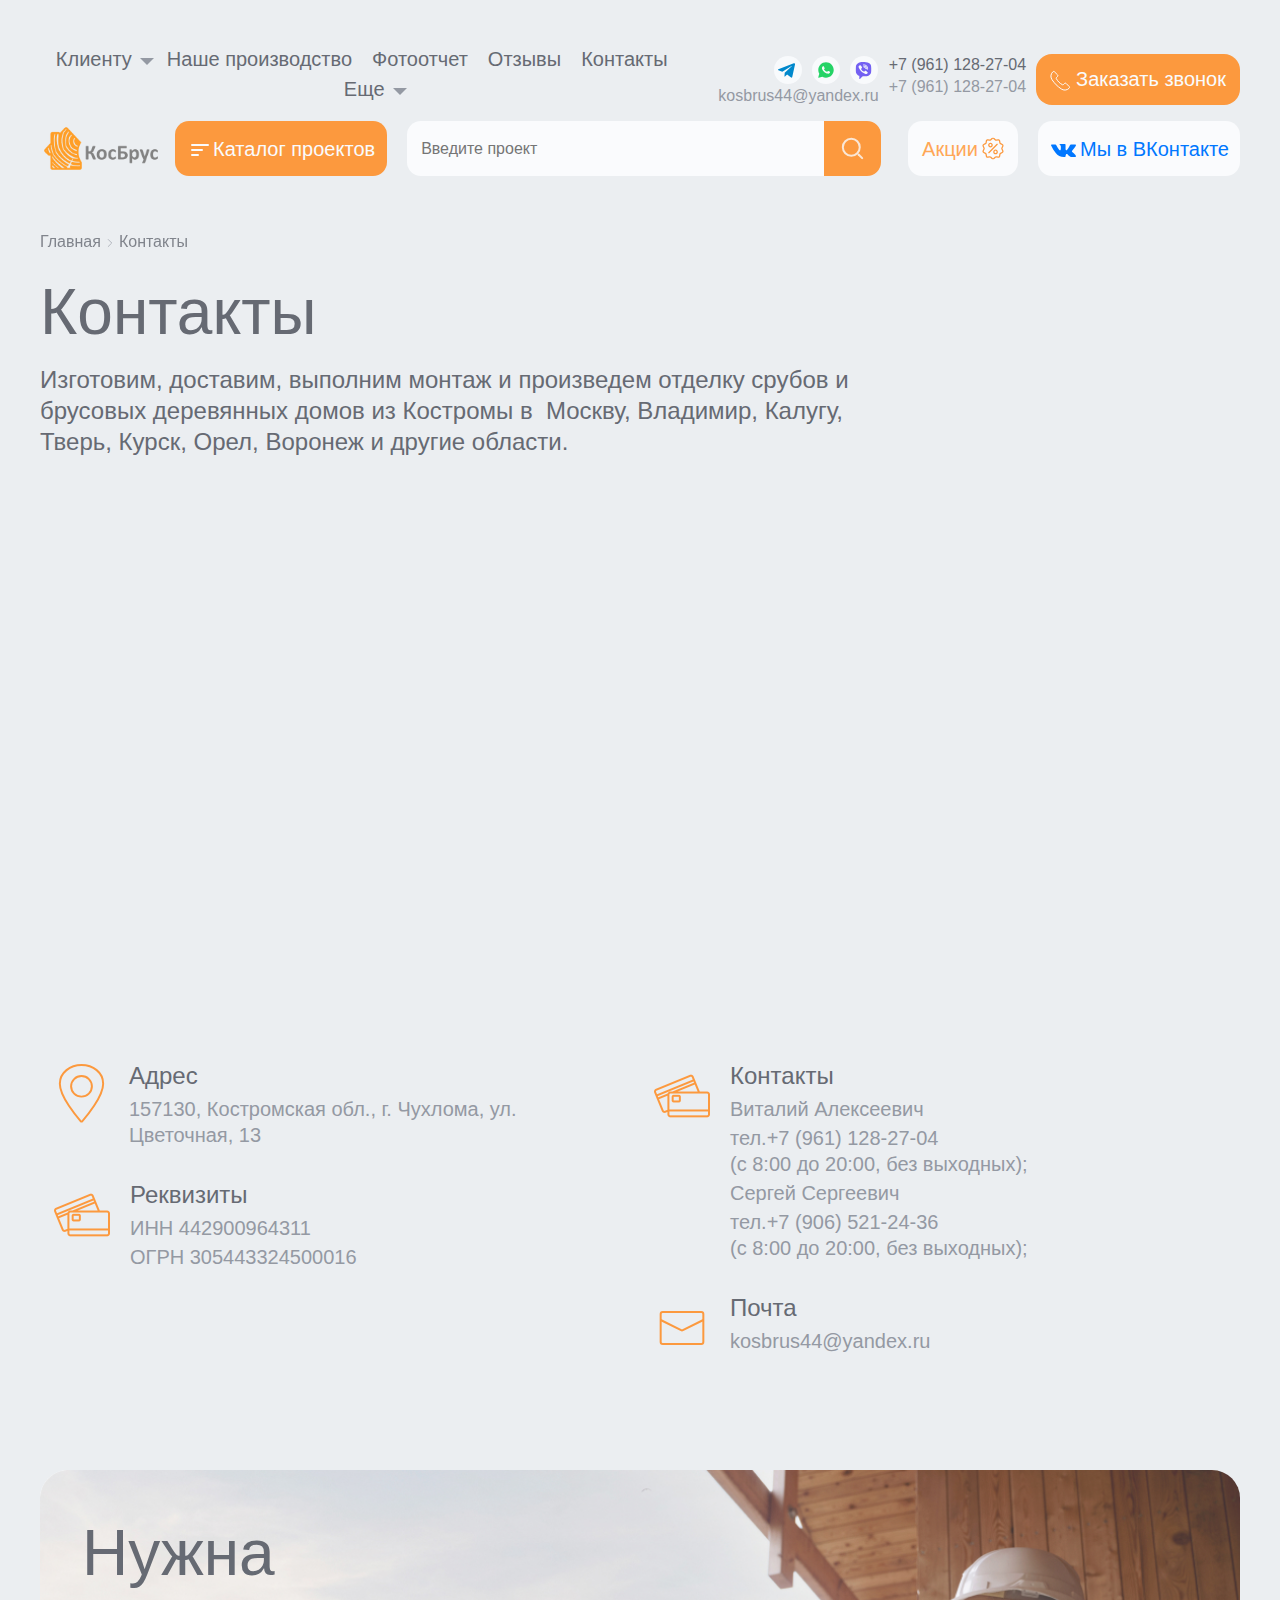
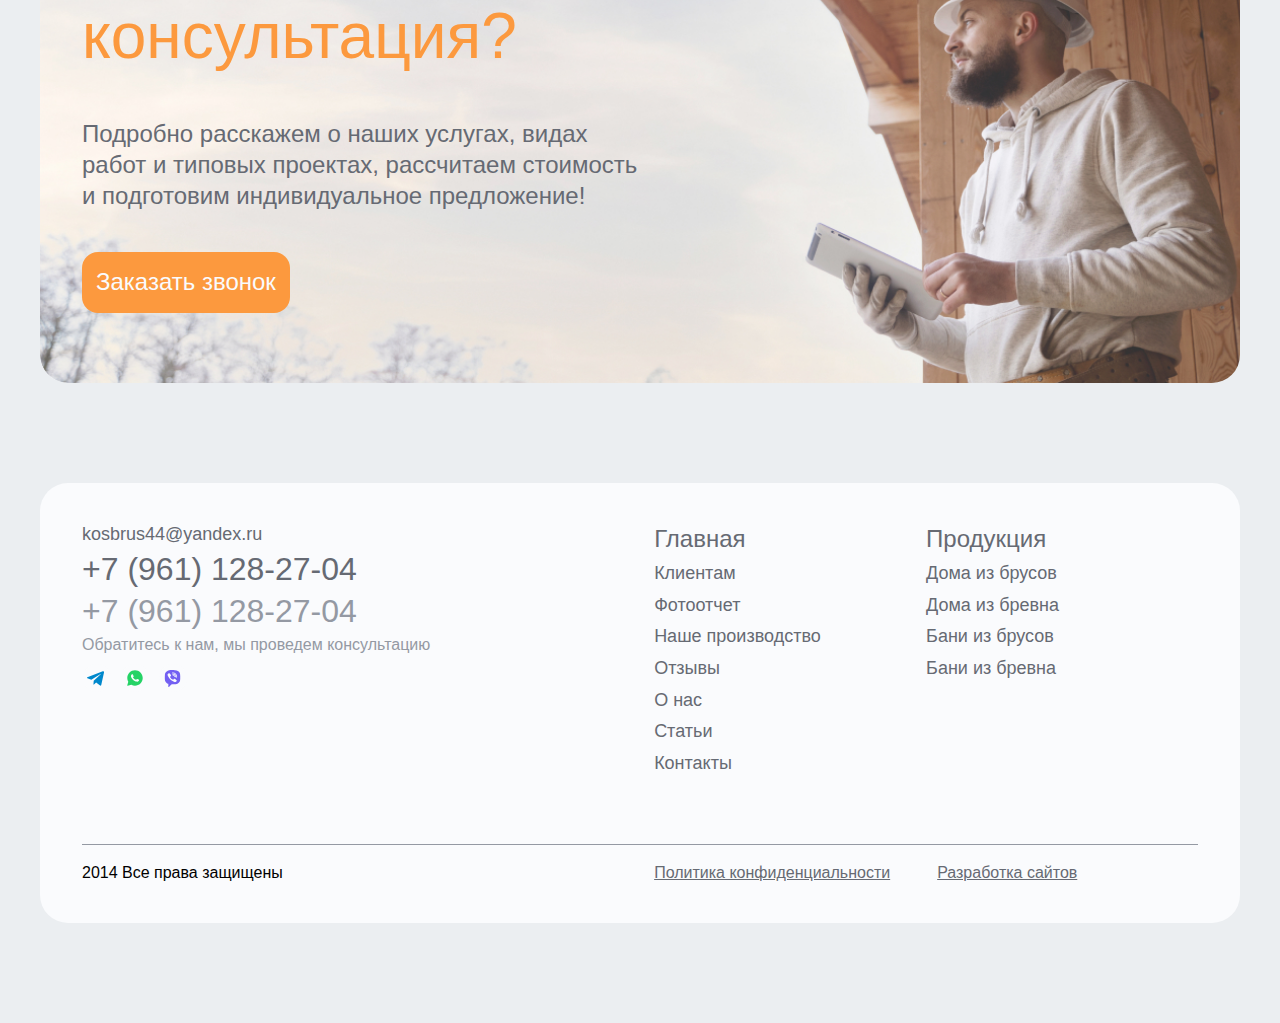
<file: contacts.html>
<!DOCTYPE html>
<html lang="ru">

<head>
  <meta charset="UTF-8">
  <meta name="viewport" content="width=device-width, initial-scale=1.0">
  <title>КосБрус</title>

  <link href="fonts/Manrope-Regular.woff" as="font" type="font/woff" crossorigin="anonymous">
  <link href="fonts/Manrope-Regular.woff2" as="font" type="font/woff2" crossorigin="anonymous">
  <link href="fonts/Manrope-Medium.woff" as="font" type="font/woff" crossorigin="anonymous">
  <link href="fonts/Manrope-Medium.woff2" as="font" type="font/woff2" crossorigin="anonymous">
  <link href="fonts/Manrope-Bold.woff" as="font" type="font/woff" crossorigin="anonymous">
  <link href="fonts/Manrope-Bold.woff2" as="font" type="font/woff2" crossorigin="anonymous">

  <link rel="stylesheet" href="css/normalize.css">
  <link rel="stylesheet" href="css/swiper-bundle.min.css">
  <link rel="stylesheet" href="css/nouislider.min.css">
  <link rel="stylesheet" href="css/style.css">

  <script defer src="js/swiper-bundle.min.js"></script>
  <script defer src="js/nouislider.min.js"></script>
  <script defer src="js/wNumb.min.js"></script>
  <script src="https://api-maps.yandex.ru/2.1/?apikey=вашAPI-ключ&lang=ru_RU"></script>
  <script defer src="js/script.js"></script>
</head>

<body id="scroll">
  <header class="header">
    <div class="container header__container">
      <div class="header-top">
        <nav class="header-top__nav">
          <ul class="header-top__list">
            <li class="header-top__item">
              <div class="header-top__dropdown">
                <button class="header-top__dropdown-toggle">Клиенту</button>
                <ul class="header-top__dropdown-menu">
                  <li class="header-top__dropdown-item"><a class="header-top__dropdown-link" href="#">Ссылка 1</a></li>
                  <li class="header-top__dropdown-item"><a class="header-top__dropdown-link" href="#">Ссылка 2</a></li>
                  <li class="header-top__dropdown-item"><a class="header-top__dropdown-link" href="#">Ссылка 3</a></li>
                </ul>
              </div>
            </li>
            <li class="header-top__item"><a class="header-top__link" href="production.html" target="_blank">Наше производство</a></li>
            <li class="header-top__item"><a class="header-top__link" href="photos.html" target="_blank">Фотоотчет</a></li>
            <li class="header-top__item"><a class="header-top__link" href="review.html" target="_blank">Отзывы</a></li>
            <li class="header-top__item"><a class="header-top__link" href="contacts.html" target="_blank">Контакты</a></li>
            <li class="header-top__item">
              <div class="header-top__dropdown">
                <button class="header-top__dropdown-toggle">Еще</button>
                <ul class="header-top__dropdown-menu">
                  <li class="header-top__dropdown-item"><a class="header-top__dropdown-link" href="#">Ссылка 1</a></li>
                  <li class="header-top__dropdown-item"><a class="header-top__dropdown-link" href="#">Ссылка 2</a></li>
                  <li class="header-top__dropdown-item"><a class="header-top__dropdown-link" href="#">Ссылка 3</a></li>
                </ul>
              </div>
            </li>
          </ul>
        </nav>
        <button class="header-burger" aria-label="Открыть меню">
          <svg width="53" height="53" viewBox="0 0 53 53" fill="none" xmlns="http://www.w3.org/2000/svg">
            <path d="M11.0391 15.458H41.9557" stroke="#FC993E" stroke-width="4" stroke-linecap="round"/>
            <path d="M11.0391 26.5H33.1224" stroke="#FC993E" stroke-width="4" stroke-linecap="round"/>
            <path d="M11.0391 37.542H24.2891" stroke="#FC993E" stroke-width="4" stroke-linecap="round"/>
          </svg>
        </button>
        <div class="header-mobile__burger-menu">
          <button class="header-mobile__burger-close">
            <svg width="26" height="26" viewBox="0 0 26 26" fill="none" xmlns="http://www.w3.org/2000/svg">
              <path d="M6 6L19.8932 20.3868" stroke="#9499A3" stroke-width="2" stroke-linecap="round" stroke-linejoin="round"/>
              <path d="M20.0001 6.00005L5.88201 20.1662" stroke="#9499A3" stroke-width="2" stroke-linecap="round" stroke-linejoin="round"/>
            </svg>
          </button>
          <button class="header-bottom__menu-button-mob">Каталог&nbsp;<span class="btn-hidden">проектов</span></button>
          <div class="header-bottom__mob-menu">
            <button class="header-bottom__btn-back">Назад</button>
            <button class="header-mobile__menu-close">
              <svg width="26" height="26" viewBox="0 0 26 26" fill="none" xmlns="http://www.w3.org/2000/svg">
                <path d="M6 6L19.8932 20.3868" stroke="#9499A3" stroke-width="2" stroke-linecap="round" stroke-linejoin="round"/>
                <path d="M20.0001 6.00005L5.88201 20.1662" stroke="#9499A3" stroke-width="2" stroke-linecap="round" stroke-linejoin="round"/>
              </svg>
            </button>
            <div class="header-bottom__menu-left-mob">
              <button class="header-bottom__submenu-btn header-bottom__submenu-btn-mob header-bottom__submenu-btn__active"
                data-path="action">Акции</button>
              <button class="header-bottom__submenu-btn header-bottom__submenu-btn-mob" data-path="house1">Дома из бруса</button>
              <button class="header-bottom__submenu-btn header-bottom__submenu-btn-mob" data-path="house2">Дома из бревна</button>
              <button class="header-bottom__submenu-btn header-bottom__submenu-btn-mob" data-path="bath1">Баня из бруса</button>
              <button class="header-bottom__submenu-btn header-bottom__submenu-btn-mob" data-path="bath2">Баня из бревна</button>
            </div> 
            
            <div data-target="action" class="header-bottom__submenu header-bottom__submenu-mob">
              <button class="header-bottom__btn-back-sub">Назад</button>
              <button class="header-mobile__submenu-close">
                <svg width="26" height="26" viewBox="0 0 26 26" fill="none" xmlns="http://www.w3.org/2000/svg">
                  <path d="M6 6L19.8932 20.3868" stroke="#9499A3" stroke-width="2" stroke-linecap="round" stroke-linejoin="round"/>
                  <path d="M20.0001 6.00005L5.88201 20.1662" stroke="#9499A3" stroke-width="2" stroke-linecap="round" stroke-linejoin="round"/>
                </svg>
              </button>
              <div class="header-bottom__wrap-catalog">
                <div class="header-bottom__catalog-list">
                  <a class="header-bottom__table-link header-bottom__table-link-top" href="#">Размер</a>
                  <a href="#" class="header-bottom__table-link">6х9</a>
                  <a href="#" class="header-bottom__table-link">6х19</a>
                  <a href="#" class="header-bottom__table-link">16х9</a>
                  <a href="#" class="header-bottom__table-link">6х9</a>
                </div>
                <div class="header-bottom__catalog-list">
                  <a class="header-bottom__table-link header-bottom__table-link-top" href="#">Площадь</a>
                  <a href="#" class="header-bottom__table-link">100м2</a>
                  <a href="#" class="header-bottom__table-link">150м2</a>
                  <a href="#" class="header-bottom__table-link">100м2</a>
                  <a href="#" class="header-bottom__table-link">150м2</a>
                </div>
                <div class="header-bottom__catalog-list">
                  <a class="header-bottom__table-link header-bottom__table-link-top" href="#">Этаж</a>
                  <a href="#" class="header-bottom__table-link">1</a>
                  <a href="#" class="header-bottom__table-link">2</a>
                  <a href="#" class="header-bottom__table-link">3</a>
                  <a href="#" class="header-bottom__table-link">4</a>
                </div>
                <div class="header-bottom__catalog-list">
                  <a class="header-bottom__table-link header-bottom__table-link-top" href="#">Особенности</a>
                  <a href="#" class="header-bottom__table-link">С мансардой</a>
                  <a href="#" class="header-bottom__table-link">С баней</a>
                  <a href="#" class="header-bottom__table-link">С мансардой</a>
                  <a href="#" class="header-bottom__table-link">С мансардой</a>
                </div>
              </div>
              
            </div>
            <div data-target="house1" class="header-bottom__submenu header-bottom__submenu-mob">
              <button class="header-bottom__btn-back-sub">Назад</button>
              <button class="header-mobile__submenu-close">
                <svg width="26" height="26" viewBox="0 0 26 26" fill="none" xmlns="http://www.w3.org/2000/svg">
                  <path d="M6 6L19.8932 20.3868" stroke="#9499A3" stroke-width="2" stroke-linecap="round" stroke-linejoin="round"/>
                  <path d="M20.0001 6.00005L5.88201 20.1662" stroke="#9499A3" stroke-width="2" stroke-linecap="round" stroke-linejoin="round"/>
                </svg>
              </button>
              <div class="header-bottom__wrap-catalog">
                <div class="header-bottom__catalog-list">
                  <a class="header-bottom__table-link header-bottom__table-link-top" href="#">Размер</a>
                  <a href="#" class="header-bottom__table-link">6х9</a>
                  <a href="#" class="header-bottom__table-link">6х9</a>
                  <a href="#" class="header-bottom__table-link">6х9</a>
                  <a href="#" class="header-bottom__table-link">6х9</a>
                </div>
                <div class="header-bottom__catalog-list">
                  <a class="header-bottom__table-link header-bottom__table-link-top" href="#">Площадь</a>
                  <a href="#" class="header-bottom__table-link">150м2</a>
                  <a href="#" class="header-bottom__table-link">150м2</a>
                  <a href="#" class="header-bottom__table-link">150м2</a>
                  <a href="#" class="header-bottom__table-link">150м2</a>
                </div>
                <div class="header-bottom__catalog-list">
                  <a class="header-bottom__table-link header-bottom__table-link-top" href="#">Этаж</a>
                  <a href="#" class="header-bottom__table-link">1</a>
                  <a href="#" class="header-bottom__table-link">2</a>
                  <a href="#" class="header-bottom__table-link">3</a>
                  <a href="#" class="header-bottom__table-link">4</a>
                </div>
                <div class="header-bottom__catalog-list">
                  <a class="header-bottom__table-link header-bottom__table-link-top" href="#">Особенности</a>
                  <a href="#" class="header-bottom__table-link">С мансардой</a>
                  <a href="#" class="header-bottom__table-link">С баней</a>
                  <a href="#" class="header-bottom__table-link">С мансардой</a>
                  <a href="#" class="header-bottom__table-link">С мансардой</a>
                </div>
              </div>
            </div>
            <div data-target="house2" class="header-bottom__submenu header-bottom__submenu-mob">
              <button class="header-bottom__btn-back-sub">Назад</button>
              <button class="header-mobile__submenu-close">
                <svg width="26" height="26" viewBox="0 0 26 26" fill="none" xmlns="http://www.w3.org/2000/svg">
                  <path d="M6 6L19.8932 20.3868" stroke="#9499A3" stroke-width="2" stroke-linecap="round" stroke-linejoin="round"/>
                  <path d="M20.0001 6.00005L5.88201 20.1662" stroke="#9499A3" stroke-width="2" stroke-linecap="round" stroke-linejoin="round"/>
                </svg>
              </button>
              <div class="header-bottom__wrap-catalog">
                <div class="header-bottom__catalog-list">
                  <a class="header-bottom__table-link header-bottom__table-link-top" href="#">Размер</a>
                  <a href="#" class="header-bottom__table-link">6х9</a>
                  <a href="#" class="header-bottom__table-link">7х9</a>
                  <a href="#" class="header-bottom__table-link">6х9</a>
                  <a href="#" class="header-bottom__table-link">8х9</a>
                </div>
                <div class="header-bottom__catalog-list">
                  <a class="header-bottom__table-link header-bottom__table-link-top" href="#">Площадь</a>
                  <a href="#" class="header-bottom__table-link">150м2</a>
                  <a href="#" class="header-bottom__table-link">150м2</a>
                  <a href="#" class="header-bottom__table-link">150м2</a>
                  <a href="#" class="header-bottom__table-link">150м2</a>
                </div>
                <div class="header-bottom__catalog-list">
                  <a class="header-bottom__table-link header-bottom__table-link-top" href="#">Этаж</a>
                  <a href="#" class="header-bottom__table-link">1</a>
                  <a href="#" class="header-bottom__table-link">2</a>
                  <a href="#" class="header-bottom__table-link">3</a>
                  <a href="#" class="header-bottom__table-link">4</a>
                </div>
                <div class="header-bottom__catalog-list">
                  <a class="header-bottom__table-link header-bottom__table-link-top" href="#">Особенности</a>
                  <a href="#" class="header-bottom__table-link">С мансардой</a>
                  <a href="#" class="header-bottom__table-link">С баней</a>
                  <a href="#" class="header-bottom__table-link">С мансардой</a>
                  <a href="#" class="header-bottom__table-link">С мансардой</a>
                </div>
              </div>
            </div>
            <div data-target="bath1" class="header-bottom__submenu header-bottom__submenu-mob">
              <button class="header-bottom__btn-back-sub">Назад</button>
              <button class="header-mobile__submenu-close">
                <svg width="26" height="26" viewBox="0 0 26 26" fill="none" xmlns="http://www.w3.org/2000/svg">
                  <path d="M6 6L19.8932 20.3868" stroke="#9499A3" stroke-width="2" stroke-linecap="round" stroke-linejoin="round"/>
                  <path d="M20.0001 6.00005L5.88201 20.1662" stroke="#9499A3" stroke-width="2" stroke-linecap="round" stroke-linejoin="round"/>
                </svg>
              </button>
              <div class="header-bottom__wrap-catalog">
                <div class="header-bottom__catalog-list">
                  <a class="header-bottom__table-link header-bottom__table-link-top" href="#">Размер</a>
                  <a href="#" class="header-bottom__table-link">6х9</a>
                  <a href="#" class="header-bottom__table-link">6х9</a>
                  <a href="#" class="header-bottom__table-link">6х9</a>
                  <a href="#" class="header-bottom__table-link">6х9</a>
                </div>
                <div class="header-bottom__catalog-list">
                  <a class="header-bottom__table-link header-bottom__table-link-top" href="#">Площадь</a>
                  <a href="#" class="header-bottom__table-link">150м2</a>
                  <a href="#" class="header-bottom__table-link">150м2</a>
                  <a href="#" class="header-bottom__table-link">150м2</a>
                  <a href="#" class="header-bottom__table-link">150м2</a>
                </div>
                <div class="header-bottom__catalog-list">
                  <a class="header-bottom__table-link header-bottom__table-link-top" href="#">Этаж</a>
                  <a href="#" class="header-bottom__table-link">1</a>
                  <a href="#" class="header-bottom__table-link">2</a>
                  <a href="#" class="header-bottom__table-link">3</a>
                  <a href="#" class="header-bottom__table-link">4</a>
                </div>
                <div class="header-bottom__catalog-list">
                  <a class="header-bottom__table-link header-bottom__table-link-top" href="#">Особенности</a>
                  <a href="#" class="header-bottom__table-link">С мансардой</a>
                  <a href="#" class="header-bottom__table-link">С баней</a>
                  <a href="#" class="header-bottom__table-link">С мансардой</a>
                  <a href="#" class="header-bottom__table-link">С мансардой</a>
                </div>
              </div>
            </div>
            <div data-target="bath2" class="header-bottom__submenu header-bottom__submenu-mob">
              <button class="header-bottom__btn-back-sub">Назад</button>
              <div class="header-bottom__catalog-list">
                <a class="header-bottom__table-link header-bottom__table-link-top" href="#">Размер</a>
                <a href="#" class="header-bottom__table-link">6х9</a>
                <a href="#" class="header-bottom__table-link">16х9</a>
                <a href="#" class="header-bottom__table-link">6х9</a>
                <a href="#" class="header-bottom__table-link">9х9</a>
              </div>
              <div class="header-bottom__catalog-list">
                <a class="header-bottom__table-link header-bottom__table-link-top" href="#">Площадь</a>
                <a href="#" class="header-bottom__table-link">150м2</a>
                <a href="#" class="header-bottom__table-link">100м2</a>
                <a href="#" class="header-bottom__table-link">150м2</a>
                <a href="#" class="header-bottom__table-link">190м2</a>
              </div>
              <div class="header-bottom__catalog-list">
                <a class="header-bottom__table-link header-bottom__table-link-top" href="#">Этаж</a>
                <a href="#" class="header-bottom__table-link">1</a>
                <a href="#" class="header-bottom__table-link">2</a>
                <a href="#" class="header-bottom__table-link">3</a>
                <a href="#" class="header-bottom__table-link">4</a>
              </div>
              <div class="header-bottom__catalog-list">
                <a class="header-bottom__table-link header-bottom__table-link-top" href="#">Особенности</a>
                <a href="#" class="header-bottom__table-link">С мансардой</a>
                <a href="#" class="header-bottom__table-link">С баней</a>
                <a href="#" class="header-bottom__table-link">С мансардой</a>
                <a href="#" class="header-bottom__table-link">С мансардой</a>
              </div>
            </div>
          </div>
          <nav class="header-mobile__burger-nav">
            <ul class="header-mobile__list">
              <li class="header-mobile__item">
                <div class="header-top__dropdown">
                  <button class="header-top__dropdown-toggle dropdown-toggle__mob ">Клиенту</button>
                  <ul class="header-top__dropdown-menu">
                    <li class="header-top__dropdown-item"><a class="header-top__dropdown-link" href="#">Ссылка 1</a></li>
                    <li class="header-top__dropdown-item"><a class="header-top__dropdown-link" href="#">Ссылка 2</a></li>
                    <li class="header-top__dropdown-item"><a class="header-top__dropdown-link" href="#">Ссылка 3</a></li>
                  </ul>
                </div>
              </li>
              <li class="header-mobile__item"><a class="header-mobile__link header-top__link" href="production.html" target="_blank">Наше производство</a></li>
              <li class="header-mobile__item"><a class="header-mobile__link header-top__link" href="photos.html" target="_blank">Фотоотчет</a></li>
              <li class="header-mobile__item"><a class="header-mobile__link header-top__link" href="review.html" target="_blank">Отзывы</a></li>
              <li class="header-mobile__item"><a class="header-mobile__link header-top__link" href="contacts.html" target="_blank">Контакты</a></li>
              <li class="header-mobile__item">
                <div class="header-top__dropdown">
                  <button class="header-top__dropdown-toggle dropdown-toggle__mob">Еще</button>
                  <ul class="header-top__dropdown-menu">
                    <li class="header-top__dropdown-item"><a class="header-top__dropdown-link" href="#">Ссылка 1</a></li>
                    <li class="header-top__dropdown-item"><a class="header-top__dropdown-link" href="#">Ссылка 2</a></li>
                    <li class="header-top__dropdown-item"><a class="header-top__dropdown-link" href="#">Ссылка 3</a></li>
                  </ul>
                </div>
              </li>
            </ul>
          </nav>
          <ul class="header-top__list-icon">
            <li class="header-top__item-icon">
              <a class="header-top__link-icon" href="#">
                <img src="img/telegram.svg" alt="Иконка Телеграм">
              </a>
            </li>
            <li class="header-top__item-icon">
              <a class="header-top__link-icon" href="#">
                <img src="img/whatsapp.svg" alt="Иконка What's app">
              </a>
            </li>
            <li class="header-top__item-icon">
              <a class="header-top__link-icon" href="#">
                <img src="img/viber.svg" alt="Иконка Viber">
              </a>
            </li>
          </ul>
          <a class="header-top__mail" href="mailto:kosbrus44@yandex.ru">kosbrus44@yandex.ru</a>
          <ul class="header-top__phone-list header-mobile__phone-list">
            <li class="header-top__phone-item"><a class="header-top__phone-link header-top__phone-top"
                href="tel:+79611282704">+7&nbsp;(961)&nbsp;128-27-04</a></li>
            <li class="header-top__phone-item"><a class="header-top__phone-link"
                href="tel:+79611282704">+7&nbsp;(961)&nbsp;128-27-04</a></li>
          </ul>
          <button class="header-top__btn-phone header-mobile__btn-phone form-btn">Заказать звонок</button>
        </div>
        <button class="btn-search__mob">
          <svg width="30" height="30" viewBox="0 0 30 30" fill="none" xmlns="http://www.w3.org/2000/svg">
            <g opacity="0.8">
            <circle cx="13.75" cy="13.75" r="8.75" stroke="#FC993E" stroke-width="2"/>
            <path d="M25 25L21.25 21.25" stroke="#FC993E" stroke-width="2" stroke-linecap="round"/>
            </g>
          </svg>
        </button>
        <img class="logo-mob" src="img/logo-mob.svg" alt="Логотип">
        <div class="header-top__contacts">
          <div class="header-top__contacts-social">
            <ul class="header-top__list-icon">
              <li class="header-top__item-icon">
                <a class="header-top__link-icon" href="#">
                  <img src="img/telegram.svg" alt="Иконка Телеграм">
                </a>
              </li>
              <li class="header-top__item-icon">
                <a class="header-top__link-icon" href="#">
                  <img src="img/whatsapp.svg" alt="Иконка What's app">
                </a>
              </li>
              <li class="header-top__item-icon">
                <a class="header-top__link-icon" href="#">
                  <img src="img/viber.svg" alt="Иконка Viber">
                </a>
              </li>
            </ul>
            <a class="header-top__mail" href="mailto:kosbrus44@yandex.ru">kosbrus44@yandex.ru</a>
          </div>
          <ul class="header-top__phone-list">
            <li class="header-top__phone-item"><a class="header-top__phone-link header-top__phone-top"
                href="tel:+79611282704">+7&nbsp;(961)&nbsp;128-27-04</a></li>
            <li class="header-top__phone-item"><a class="header-top__phone-link"
                href="tel:+79611282704">+7&nbsp;(961)&nbsp;128-27-04</a></li>
          </ul>
          <button class="header-top__btn-phone form-btn">Заказать звонок</button>
          <div class="modal-overlay-order modal-overlay">
            <div class="modal modal-order">
              <h3 class="modal-heading">Сделать заказ</h3>
              <span class="modal-order__text">Пожалуйста, заполните форму и мы с вами свяжемся</span>
              <form class="modal-order__form" action="#">
                <input class="modal-order__input" type="text" placeholder="Введите ваше имя">
                <input class="modal-order__input" type="email" name="mail" id="mail" placeholder="Введите вашу почту">
                <input class="modal-order__input modal-order__input-last" type="text" placeholder="Комментарий">
                <div class="modal-order__filters">
                  <div class="modal-order__left-filter">
                    <span class="modal-order__filter-text">Тип проекта</span>
                    <ul class="checkbox_list">
                      <li class="checkbox__item">
                        <label for="check_1">
                          <input type="checkbox" name="check_1" id="check_1" class="modal-order__checkbox">под усадку
                          <span></span>
                        </label>
                      </li>
                      <li class="checkbox__item">
                        <label for="check_2">
                          <input type="checkbox" id="check_2" name="check_2" class="modal-order__checkbox">под ключ
                          <span></span>
                        </label>
                      </li>
                    </ul>
                  </div>
                  <div class="modal-order__right-filter">
                    <span class="modal-order__filter-text">Доп. услуги</span>
                    <ul class="checkbox_list">
                      <li class="checkbox__item">
                        <label for="check_3">
                          <input type="checkbox" name="check_3" id="check_3" class="modal-order__checkbox">фундамент
                          <span></span>
                        </label>
                      </li>
                      <li class="checkbox__item">
                        <label for="check_4">
                          <input type="checkbox" id="check_4" name="check_4" class="modal-order__checkbox">кровля
                          <span></span>
                        </label>
                      </li>
                      <li class="checkbox__item">
                        <label for="check_5">
                          <input type="checkbox" id="check_5" name="check_5" class="modal-order__checkbox">отопление
                          <span></span>
                        </label>  
                      </li>
                      <li class="checkbox__item">
                        <label for="check_6">
                          <input type="checkbox" id="check_6" name="check_6" class="modal-order__checkbox">электричество
                          <span></span>
                        </label>
                      </li>
                      <li class="checkbox__item">
                        <label for="check_7">
                          <input type="checkbox" id="check_7" name="check_7" class="modal-order__checkbox">сантехника
                          <span></span>
                        </label>
                      </li>
                    </ul>
                  </div>
                </div>
                <button class="modal-order__form-btn" type="submit">Обсудить проект</button>
              </form>
              <button class="close-btn">
                <svg width="46" height="46" viewBox="0 0 46 46" fill="none" xmlns="http://www.w3.org/2000/svg">
                  <path d="M10.6172 10.6155L35.1974 36.069" stroke="#666A73" stroke-width="4" stroke-linecap="round"
                    stroke-linejoin="round" />
                  <path d="M35.3829 10.6156L10.4048 35.6788" stroke="#666A73" stroke-width="4" stroke-linecap="round"
                    stroke-linejoin="round" />
                </svg>
              </button>
            </div>
          </div>
        </div>
      </div>
      <div class="header-bottom">
        <div class="header-bottom__left">
          <a class="header-bottom__logo" href="index.html">
            <img src="img/logo.svg" alt="Логотип">
          </a>
          <button class="header-bottom__menu-button">Каталог&nbsp;<span class="btn-hidden">проектов</span></button>
        </div>
        
        <div class="header-bottom__right">
          <div class="header-bottom__search-container">
            <form action="#" class="header-bottom__search-form">
              <input class="header-bottom__search-input" type="text" placeholder="Введите проект">
              <button class="header-bottom__search-btn" type="submit"></button>
            </form>
            <div class="header-bottom__search-menu hidden">
              <span class="header-bottom__search-title">Популярные запросы</span>
              <ul class="header-bottom__search-list">
                <li class="header-bottom__search-item"><a class="header-bottom__search-link" href="#">дом из бруса 6х6</a>
                </li>
                <li class="header-bottom__search-item"><a class="header-bottom__search-link" href="#">дом из бруса 6х6</a>
                </li>
                <li class="header-bottom__search-item"><a class="header-bottom__search-link" href="#">дом из бруса 6х6</a>
                </li>
                <li class="header-bottom__search-item"><a class="header-bottom__search-link" href="#">дом из бруса 6х6</a>
                </li>
              </ul>
            </div>
          </div>
          <a class="header-bottom__action-link btn-hidden" href="#" target="_blank">Акции</a>
          <a class="header-bottom__vk-link" href="#" target="_blank">Мы в ВКонтакте</a>
        </div>

        <div class="header-bottom__menu">
          <div class="header-bottom__menu-left">
            <button class="header-bottom__submenu-btn header-bottom__submenu-btn__active"
              data-path="action">Акции</button>
            <button class="header-bottom__submenu-btn" data-path="house1">Дома из бруса</button>
            <button class="header-bottom__submenu-btn" data-path="house2">Дома из бревна</button>
            <button class="header-bottom__submenu-btn" data-path="bath1">Баня из бруса</button>
            <button class="header-bottom__submenu-btn" data-path="bath2">Баня из бревна</button>
          </div> 
          <div class="header-bottom__wrap-table">
            <div data-target="action" class="header-bottom__submenu header-bottom__submenu__active">
              <div class="header-bottom__catalog-list">
                <a class="header-bottom__table-link header-bottom__table-link-top" href="#">Размер</a>
                <a href="#" class="header-bottom__table-link">6х9</a>
                <a href="#" class="header-bottom__table-link">6х19</a>
                <a href="#" class="header-bottom__table-link">16х9</a>
                <a href="#" class="header-bottom__table-link">6х9</a>
              </div>
              <div class="header-bottom__catalog-list">
                <a class="header-bottom__table-link header-bottom__table-link-top" href="#">Площадь</a>
                <a href="#" class="header-bottom__table-link">100м2</a>
                <a href="#" class="header-bottom__table-link">150м2</a>
                <a href="#" class="header-bottom__table-link">100м2</a>
                <a href="#" class="header-bottom__table-link">150м2</a>
              </div>
              <div class="header-bottom__catalog-list">
                <a class="header-bottom__table-link header-bottom__table-link-top" href="#">Этаж</a>
                <a href="#" class="header-bottom__table-link">1</a>
                <a href="#" class="header-bottom__table-link">2</a>
                <a href="#" class="header-bottom__table-link">3</a>
                <a href="#" class="header-bottom__table-link">4</a>
              </div>
              <div class="header-bottom__catalog-list">
                <a class="header-bottom__table-link header-bottom__table-link-top" href="#">Особенности</a>
                <a href="#" class="header-bottom__table-link">С мансардой</a>
                <a href="#" class="header-bottom__table-link">С баней</a>
                <a href="#" class="header-bottom__table-link">С мансардой</a>
                <a href="#" class="header-bottom__table-link">С мансардой</a>
              </div>
            </div>
            <div data-target="house1" class="header-bottom__submenu">
              <div class="header-bottom__catalog-list">
                <a class="header-bottom__table-link header-bottom__table-link-top" href="#">Размер</a>
                <a href="#" class="header-bottom__table-link">6х9</a>
                <a href="#" class="header-bottom__table-link">6х9</a>
                <a href="#" class="header-bottom__table-link">6х9</a>
                <a href="#" class="header-bottom__table-link">6х9</a>
              </div>
              <div class="header-bottom__catalog-list">
                <a class="header-bottom__table-link header-bottom__table-link-top" href="#">Площадь</a>
                <a href="#" class="header-bottom__table-link">150м2</a>
                <a href="#" class="header-bottom__table-link">150м2</a>
                <a href="#" class="header-bottom__table-link">150м2</a>
                <a href="#" class="header-bottom__table-link">150м2</a>
              </div>
              <div class="header-bottom__catalog-list">
                <a class="header-bottom__table-link header-bottom__table-link-top" href="#">Этаж</a>
                <a href="#" class="header-bottom__table-link">1</a>
                <a href="#" class="header-bottom__table-link">2</a>
                <a href="#" class="header-bottom__table-link">3</a>
                <a href="#" class="header-bottom__table-link">4</a>
              </div>
              <div class="header-bottom__catalog-list">
                <a class="header-bottom__table-link header-bottom__table-link-top" href="#">Особенности</a>
                <a href="#" class="header-bottom__table-link">С мансардой</a>
                <a href="#" class="header-bottom__table-link">С баней</a>
                <a href="#" class="header-bottom__table-link">С мансардой</a>
                <a href="#" class="header-bottom__table-link">С мансардой</a>
              </div>
            </div>
            <div data-target="house2" class="header-bottom__submenu">
              <div class="header-bottom__catalog-list">
                <a class="header-bottom__table-link header-bottom__table-link-top" href="#">Размер</a>
                <a href="#" class="header-bottom__table-link">6х9</a>
                <a href="#" class="header-bottom__table-link">7х9</a>
                <a href="#" class="header-bottom__table-link">6х9</a>
                <a href="#" class="header-bottom__table-link">8х9</a>
              </div>
              <div class="header-bottom__catalog-list">
                <a class="header-bottom__table-link header-bottom__table-link-top" href="#">Площадь</a>
                <a href="#" class="header-bottom__table-link">150м2</a>
                <a href="#" class="header-bottom__table-link">150м2</a>
                <a href="#" class="header-bottom__table-link">150м2</a>
                <a href="#" class="header-bottom__table-link">150м2</a>
              </div>
              <div class="header-bottom__catalog-list">
                <a class="header-bottom__table-link header-bottom__table-link-top" href="#">Этаж</a>
                <a href="#" class="header-bottom__table-link">1</a>
                <a href="#" class="header-bottom__table-link">2</a>
                <a href="#" class="header-bottom__table-link">3</a>
                <a href="#" class="header-bottom__table-link">4</a>
              </div>
              <div class="header-bottom__catalog-list">
                <a class="header-bottom__table-link header-bottom__table-link-top" href="#">Особенности</a>
                <a href="#" class="header-bottom__table-link">С мансардой</a>
                <a href="#" class="header-bottom__table-link">С баней</a>
                <a href="#" class="header-bottom__table-link">С мансардой</a>
                <a href="#" class="header-bottom__table-link">С мансардой</a>
              </div>
            </div>
            <div data-target="bath1" class="header-bottom__submenu">
              <div class="header-bottom__catalog-list">
                <a class="header-bottom__table-link header-bottom__table-link-top" href="#">Размер</a>
                <a href="#" class="header-bottom__table-link">6х9</a>
                <a href="#" class="header-bottom__table-link">6х9</a>
                <a href="#" class="header-bottom__table-link">6х9</a>
                <a href="#" class="header-bottom__table-link">6х9</a>
              </div>
              <div class="header-bottom__catalog-list">
                <a class="header-bottom__table-link header-bottom__table-link-top" href="#">Площадь</a>
                <a href="#" class="header-bottom__table-link">150м2</a>
                <a href="#" class="header-bottom__table-link">150м2</a>
                <a href="#" class="header-bottom__table-link">150м2</a>
                <a href="#" class="header-bottom__table-link">150м2</a>
              </div>
              <div class="header-bottom__catalog-list">
                <a class="header-bottom__table-link header-bottom__table-link-top" href="#">Этаж</a>
                <a href="#" class="header-bottom__table-link">1</a>
                <a href="#" class="header-bottom__table-link">2</a>
                <a href="#" class="header-bottom__table-link">3</a>
                <a href="#" class="header-bottom__table-link">4</a>
              </div>
              <div class="header-bottom__catalog-list">
                <a class="header-bottom__table-link header-bottom__table-link-top" href="#">Особенности</a>
                <a href="#" class="header-bottom__table-link">С мансардой</a>
                <a href="#" class="header-bottom__table-link">С баней</a>
                <a href="#" class="header-bottom__table-link">С мансардой</a>
                <a href="#" class="header-bottom__table-link">С мансардой</a>
              </div>
            </div>
            <div data-target="bath2" class="header-bottom__submenu">
              <div class="header-bottom__catalog-list">
                <a class="header-bottom__table-link header-bottom__table-link-top" href="#">Размер</a>
                <a href="#" class="header-bottom__table-link">6х9</a>
                <a href="#" class="header-bottom__table-link">16х9</a>
                <a href="#" class="header-bottom__table-link">6х9</a>
                <a href="#" class="header-bottom__table-link">9х9</a>
              </div>
              <div class="header-bottom__catalog-list">
                <a class="header-bottom__table-link header-bottom__table-link-top" href="#">Площадь</a>
                <a href="#" class="header-bottom__table-link">150м2</a>
                <a href="#" class="header-bottom__table-link">100м2</a>
                <a href="#" class="header-bottom__table-link">150м2</a>
                <a href="#" class="header-bottom__table-link">190м2</a>
              </div>
              <div class="header-bottom__catalog-list">
                <a class="header-bottom__table-link header-bottom__table-link-top" href="#">Этаж</a>
                <a href="#" class="header-bottom__table-link">1</a>
                <a href="#" class="header-bottom__table-link">2</a>
                <a href="#" class="header-bottom__table-link">3</a>
                <a href="#" class="header-bottom__table-link">4</a>
              </div>
              <div class="header-bottom__catalog-list">
                <a class="header-bottom__table-link header-bottom__table-link-top" href="#">Особенности</a>
                <a href="#" class="header-bottom__table-link">С мансардой</a>
                <a href="#" class="header-bottom__table-link">С баней</a>
                <a href="#" class="header-bottom__table-link">С мансардой</a>
                <a href="#" class="header-bottom__table-link">С мансардой</a>
              </div>
            </div>
          </div>
        </div>
        
        
        
        
      </div>
      
    </div>
  </header>
  <main>
    <section class="section-contacts container">
      <nav aria-label="breadcrumb">
        <ul class="breadcrumb">
          <li>
            <a href="index.html">Главная</a>
          </li>  
          <li>Контакты</li>
        </ul>
      </nav>
      <h2 class="section-contacts__heading heading-h2">Контакты</h2>
      <p class="section-contacts__descr">Изготовим, доставим, выполним монтаж и произведем отделку срубов и брусовых деревянных домов из Костромы в  Москву, Владимир, Калугу, Тверь, Курск, Орел, Воронеж и другие области.</p>
      <div class="section-filter__map" id="map"></div>
      <div class="section-contacts__content">
        <div class="section-contacts__left">
          <div class="section-contacts__card">
            <img class="section-contacts__card-icon" src="img/marker.svg" alt="">
            <div class="section-contacts__wrap-text">
              <span class="section-contacts__card-title">Адрес</span>
              <span class="section-contacts__card-text">157130, Костромская обл., г. Чухлома, ул. Цветочная, 13</span>
            </div>
          </div>
          <div class="section-contacts__card">
            <img class="section-contacts__card-icon" src="img/cards.svg" alt="">
            <div class="section-contacts__wrap-text">
              <span class="section-contacts__card-title">Реквизиты</span>
              <span class="section-contacts__card-text">ИНН 442900964311</span>
              <span class="section-contacts__card-text">ОГРН 305443324500016</span>
            </div>
          </div>
        </div>
        <div class="section-contacts__right">
          <div class="section-contacts__card">
            <img class="section-contacts__card-icon" src="img/cards.svg" alt="">
            <div class="section-contacts__wrap-text">
              <span class="section-contacts__card-title">Контакты</span>
              <span class="section-contacts__card-text">Виталий Алексеевич</span>
              <span class="section-contacts__card-text">тел. <a href="tel:+79611282704">+7&nbsp;(961)&nbsp;128-27-04 </a>(с 8:00 до 20:00, без выходных);</span>
              <span class="section-contacts__card-text">Сергей Сергеевич </span>
              <span class="section-contacts__card-text">тел. <a href="tel:+79065212436">+7&nbsp;(906)&nbsp;521-24-36 </a>(с 8:00 до 20:00, без выходных);</span>
            </div>
          </div>
          <div class="section-contacts__card">
            <img class="section-contacts__card-icon" src="img/mail.svg" alt="">
            <div class="section-contacts__wrap-text">
              <span class="section-contacts__card-title">Почта</span>
              <span class="section-contacts__card-text"><a href="mailto:kosbrus44@yandex.ru">kosbrus44@yandex.ru</a></span>
            </div>
          </div>
        </div>
      </div>
    </section>
    <section class="section-cons container">
      <div class="section-cons__container">
        <div class="section-cons__content">
          <h2 class="section-filter__heading heading-h2">Нужна&nbsp;<span class="heading-color">консультация?</span></h2>
          <p class="section-cons__descr">Подробно расскажем о наших услугах, видах работ и типовых проектах, рассчитаем стоимость и подготовим индивидуальное предложение!</p>
          <button class="section-cons__btn form-btn">Заказать звонок</button>
        </div>
      </div>
    </section>
  </main>
  <footer class="footer container">
    <div class="footer__container">
      <div class="footer-top">
        <div class="footer-top__left">
          <a class="footer-top__mail" href="mailto:kosbrus44@yandex.ru">kosbrus44@yandex.ru</a>
          <ul class="footer-top__phone-list">
            <li class="footer-top__phone-item">
              <a class="footer-top__phone-link footer-top__phone-top" href="tel:+79611282704">+7&nbsp;(961)&nbsp;128-27-04</a>
            </li>
            <li class="footer-top__phone-item">
              <a class="footer-top__phone-link" href="tel:+79611282704">+7&nbsp;(961)&nbsp;128-27-04</a>
            </li>
          </ul>
          <span class="footer-top__text">Обратитесь к нам, мы проведем консультацию</span>
          <ul class="header-top__list-icon">
            <li class="header-top__item-icon">
              <a class="header-top__link-icon" href="#">
                <img src="img/telegram.svg" alt="Иконка Телеграм">
              </a>
            </li>
            <li class="header-top__item-icon">
              <a class="header-top__link-icon" href="#">
                <img src="img/whatsapp.svg" alt="Иконка What's app">
              </a>
            </li>
            <li class="header-top__item-icon">
              <a class="header-top__link-icon" href="#">
                <img src="img/viber.svg" alt="Иконка Viber">
              </a>
            </li>
          </ul> 
        </div>
        <div class="footer-top__right">
          <nav class="footer-top__nav">
            <ul class="footer-top__list">
              <li class="footer-top__item">
                <a class="footer-top__link footer-top__link-top" href="index.html" target="_blank">Главная</a>
              </li>
              <li class="footer-top__item">
                <a class="footer-top__link" href="category.html" target="_blank">Клиентам</a>
              </li>
              <li class="footer-top__item">
                <a class="footer-top__link" href="photos.html" target="_blank">Фотоотчет</a>
              </li>
              <li class="footer-top__item">
                <a class="footer-top__link" href="production.html" target="_blank">Наше производство</a>
              </li>
              <li class="footer-top__item">
                <a class="footer-top__link" href="review.html" target="_blank">Отзывы</a>
              </li>
              <li class="footer-top__item">
                <a class="footer-top__link" href="#">О нас</a>
              </li>
              <li class="footer-top__item">
                <a class="footer-top__link" href="article.html" target="_blank">Статьи</a>
              </li>
              <li class="footer-top__item">
                <a class="footer-top__link" href="contacts.html" target="_blank">Контакты</a>
              </li>
            </ul>
            <ul class="footer-top__list">
              <li class="footer-top__item">
                <a class="footer-top__link footer-top__link-top" href="#">Продукция</a>
              </li>
              <li class="footer-top__item">
                <a class="footer-top__link" href="#">Дома из брусов</a>
              </li>
              <li class="footer-top__item">
                <a class="footer-top__link" href="#">Дома из бревна</a>
              </li>
              <li class="footer-top__item">
                <a class="footer-top__link" href="#">Бани из брусов</a>
              </li>
              <li class="footer-top__item">
                <a class="footer-top__link" href="#">Бани из бревна</a>
              </li>
            </ul>
          </nav>
        </div>
      </div>
      <div class="footer-bottom">
        <div class="footer-bottom__left">
          <span class="footer-bottom__text">2014 Все права защищены</span>
        </div>
        <div class="footer-bottom__right">
          <a class="footer-bottom__link" href="#" target="_blank">Политика конфиденциальности</a>
          <a class="footer-bottom__link" href="#" target="_blank">Разработка сайтов</a>
        </div>
      </div>
    </div>
  </footer>
</body>

</html>
</file>
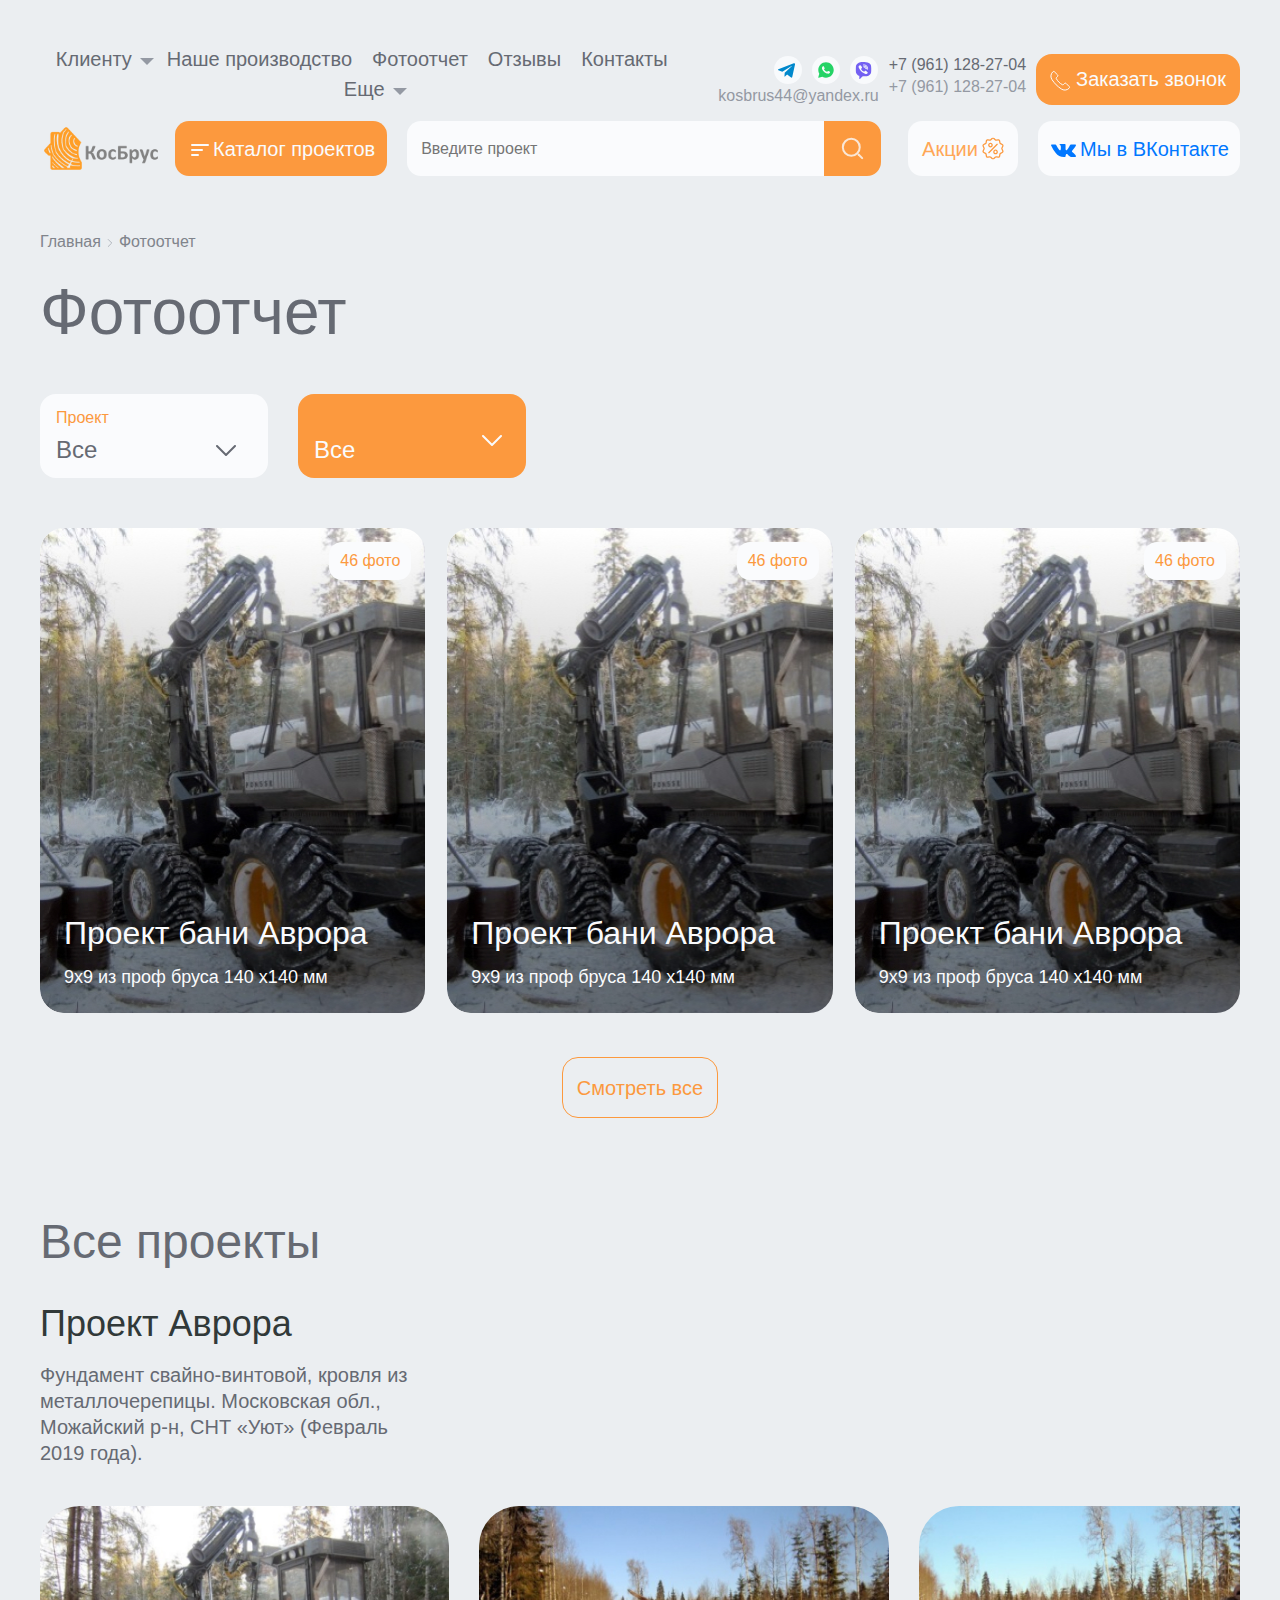
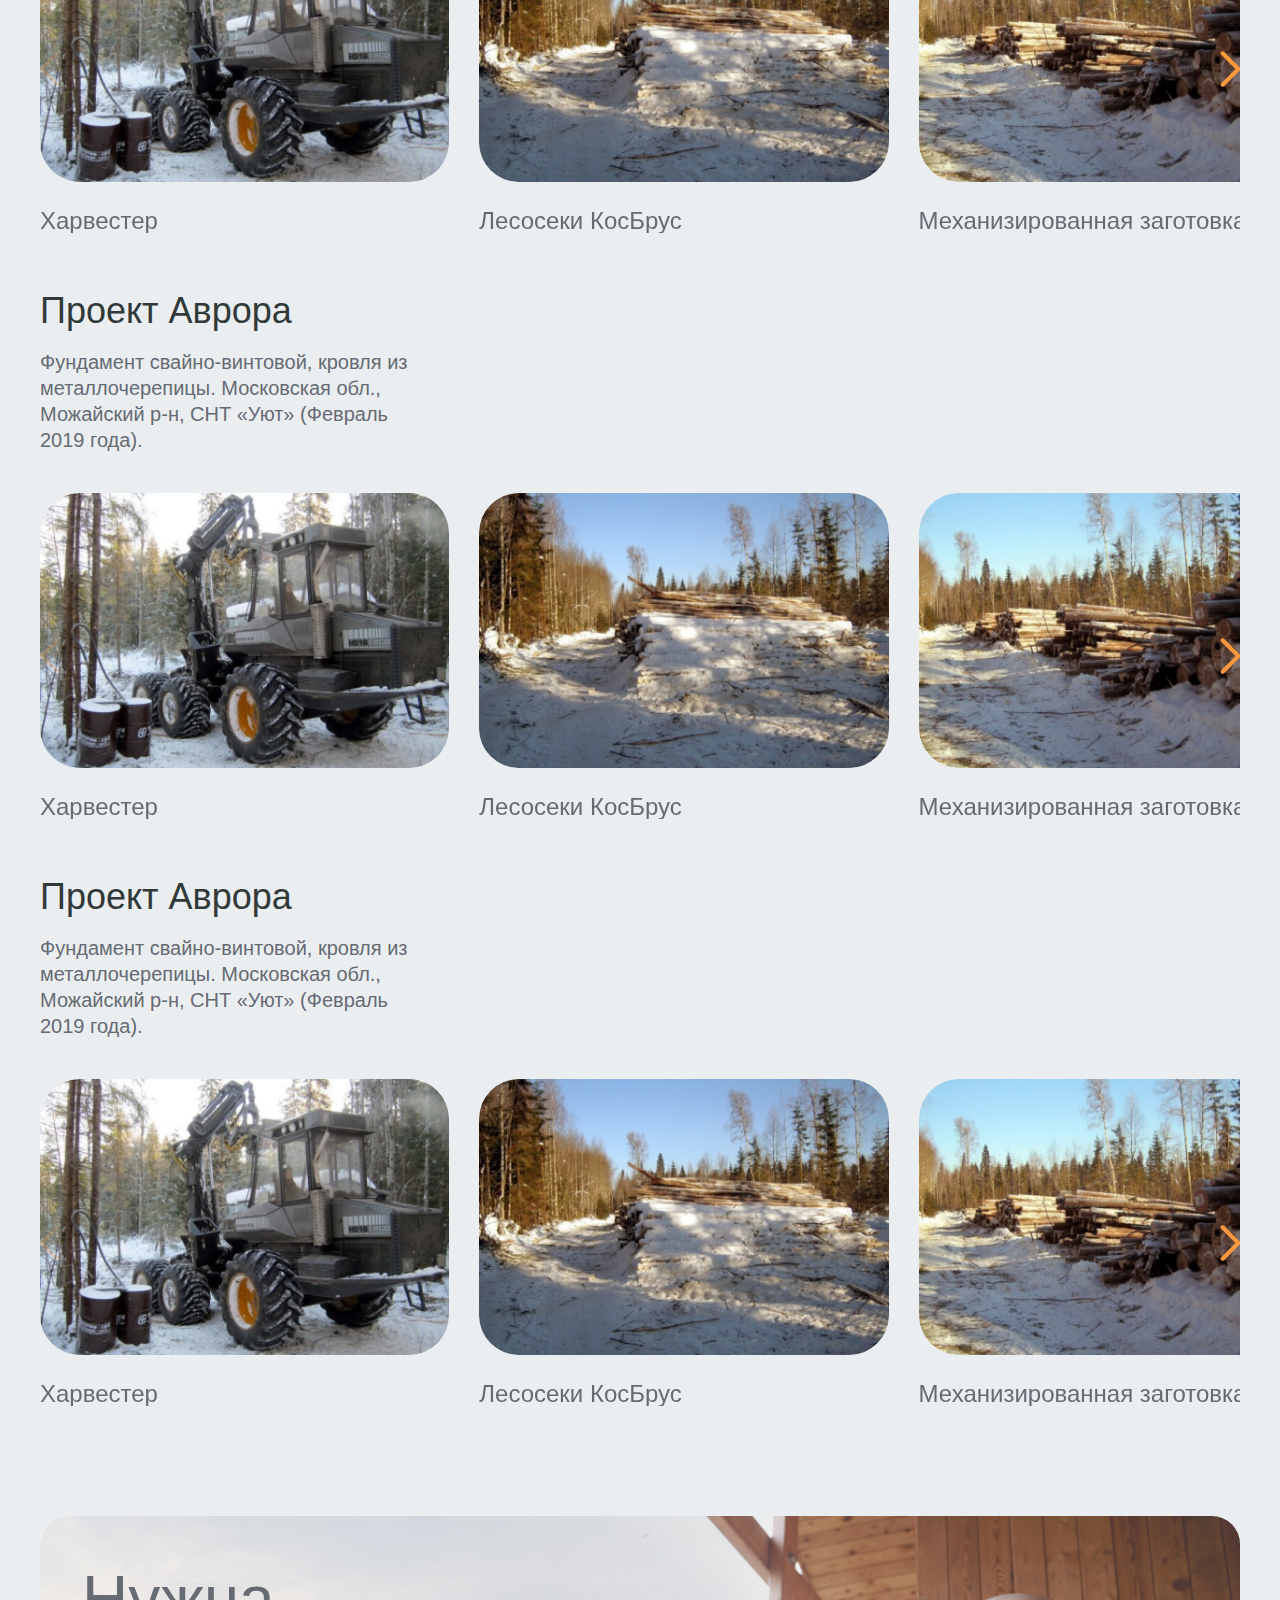
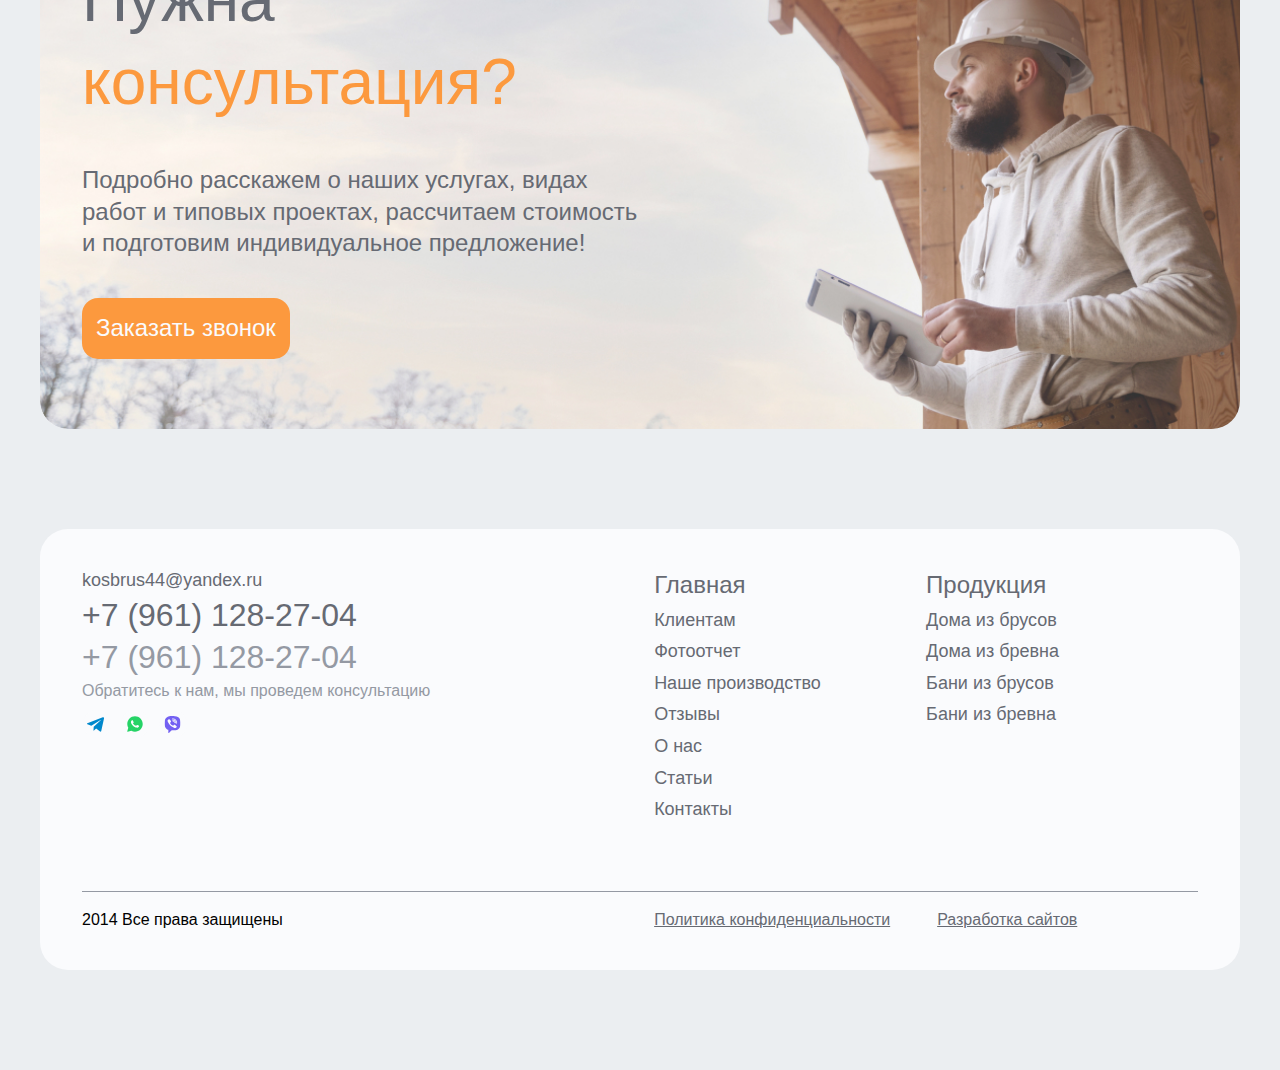
<file: photos.html>
<!DOCTYPE html>
<html lang="ru">

<head>
  <meta charset="UTF-8">
  <meta name="viewport" content="width=device-width, initial-scale=1.0">
  <title>КосБрус</title>

  <link href="fonts/Manrope-Regular.woff" as="font" type="font/woff" crossorigin="anonymous">
  <link href="fonts/Manrope-Regular.woff2" as="font" type="font/woff2" crossorigin="anonymous">
  <link href="fonts/Manrope-Medium.woff" as="font" type="font/woff" crossorigin="anonymous">
  <link href="fonts/Manrope-Medium.woff2" as="font" type="font/woff2" crossorigin="anonymous">
  <link href="fonts/Manrope-Bold.woff" as="font" type="font/woff" crossorigin="anonymous">
  <link href="fonts/Manrope-Bold.woff2" as="font" type="font/woff2" crossorigin="anonymous">

  <link rel="stylesheet" href="css/normalize.css">
  <link rel="stylesheet" href="css/swiper-bundle.min.css">
  <link rel="stylesheet" href="css/nouislider.min.css">
  <link rel="stylesheet" href="css/style.css">

  <script defer src="js/swiper-bundle.min.js"></script>
  <script defer src="js/nouislider.min.js"></script>
  <script defer src="js/wNumb.min.js"></script>
  <script src="https://api-maps.yandex.ru/2.1/?apikey=вашAPI-ключ&lang=ru_RU"></script>
  <script defer src="js/script.js"></script>
</head>

<body id="scroll">
  <header class="header">
    <div class="container header__container">
      <div class="header-top">
        <nav class="header-top__nav">
          <ul class="header-top__list">
            <li class="header-top__item">
              <div class="header-top__dropdown">
                <button class="header-top__dropdown-toggle">Клиенту</button>
                <ul class="header-top__dropdown-menu">
                  <li class="header-top__dropdown-item"><a class="header-top__dropdown-link" href="#">Ссылка 1</a></li>
                  <li class="header-top__dropdown-item"><a class="header-top__dropdown-link" href="#">Ссылка 2</a></li>
                  <li class="header-top__dropdown-item"><a class="header-top__dropdown-link" href="#">Ссылка 3</a></li>
                </ul>
              </div>
            </li>
            <li class="header-top__item"><a class="header-top__link" href="production.html" target="_blank">Наше производство</a></li>
            <li class="header-top__item"><a class="header-top__link" href="photos.html" target="_blank">Фотоотчет</a></li>
            <li class="header-top__item"><a class="header-top__link" href="review.html" target="_blank">Отзывы</a></li>
            <li class="header-top__item"><a class="header-top__link" href="contacts.html" target="_blank">Контакты</a></li>
            <li class="header-top__item">
              <div class="header-top__dropdown">
                <button class="header-top__dropdown-toggle">Еще</button>
                <ul class="header-top__dropdown-menu">
                  <li class="header-top__dropdown-item"><a class="header-top__dropdown-link" href="#">Ссылка 1</a></li>
                  <li class="header-top__dropdown-item"><a class="header-top__dropdown-link" href="#">Ссылка 2</a></li>
                  <li class="header-top__dropdown-item"><a class="header-top__dropdown-link" href="#">Ссылка 3</a></li>
                </ul>
              </div>
            </li>
          </ul>
        </nav>
        <button class="header-burger" aria-label="Открыть меню">
          <svg width="53" height="53" viewBox="0 0 53 53" fill="none" xmlns="http://www.w3.org/2000/svg">
            <path d="M11.0391 15.458H41.9557" stroke="#FC993E" stroke-width="4" stroke-linecap="round"/>
            <path d="M11.0391 26.5H33.1224" stroke="#FC993E" stroke-width="4" stroke-linecap="round"/>
            <path d="M11.0391 37.542H24.2891" stroke="#FC993E" stroke-width="4" stroke-linecap="round"/>
          </svg>
        </button>
        <div class="header-mobile__burger-menu">
          <button class="header-mobile__burger-close">
            <svg width="26" height="26" viewBox="0 0 26 26" fill="none" xmlns="http://www.w3.org/2000/svg">
              <path d="M6 6L19.8932 20.3868" stroke="#9499A3" stroke-width="2" stroke-linecap="round" stroke-linejoin="round"/>
              <path d="M20.0001 6.00005L5.88201 20.1662" stroke="#9499A3" stroke-width="2" stroke-linecap="round" stroke-linejoin="round"/>
            </svg>
          </button>
          <button class="header-bottom__menu-button-mob">Каталог&nbsp;<span class="btn-hidden">проектов</span></button>
          <div class="header-bottom__mob-menu">
            <button class="header-bottom__btn-back">Назад</button>
            <button class="header-mobile__menu-close">
              <svg width="26" height="26" viewBox="0 0 26 26" fill="none" xmlns="http://www.w3.org/2000/svg">
                <path d="M6 6L19.8932 20.3868" stroke="#9499A3" stroke-width="2" stroke-linecap="round" stroke-linejoin="round"/>
                <path d="M20.0001 6.00005L5.88201 20.1662" stroke="#9499A3" stroke-width="2" stroke-linecap="round" stroke-linejoin="round"/>
              </svg>
            </button>
            <div class="header-bottom__menu-left-mob">
              <button class="header-bottom__submenu-btn header-bottom__submenu-btn-mob header-bottom__submenu-btn__active"
                data-path="action">Акции</button>
              <button class="header-bottom__submenu-btn header-bottom__submenu-btn-mob" data-path="house1">Дома из бруса</button>
              <button class="header-bottom__submenu-btn header-bottom__submenu-btn-mob" data-path="house2">Дома из бревна</button>
              <button class="header-bottom__submenu-btn header-bottom__submenu-btn-mob" data-path="bath1">Баня из бруса</button>
              <button class="header-bottom__submenu-btn header-bottom__submenu-btn-mob" data-path="bath2">Баня из бревна</button>
            </div> 
            
            <div data-target="action" class="header-bottom__submenu header-bottom__submenu-mob">
              <button class="header-bottom__btn-back-sub">Назад</button>
              <button class="header-mobile__submenu-close">
                <svg width="26" height="26" viewBox="0 0 26 26" fill="none" xmlns="http://www.w3.org/2000/svg">
                  <path d="M6 6L19.8932 20.3868" stroke="#9499A3" stroke-width="2" stroke-linecap="round" stroke-linejoin="round"/>
                  <path d="M20.0001 6.00005L5.88201 20.1662" stroke="#9499A3" stroke-width="2" stroke-linecap="round" stroke-linejoin="round"/>
                </svg>
              </button>
              <div class="header-bottom__wrap-catalog">
                <div class="header-bottom__catalog-list">
                  <a class="header-bottom__table-link header-bottom__table-link-top" href="#">Размер</a>
                  <a href="#" class="header-bottom__table-link">6х9</a>
                  <a href="#" class="header-bottom__table-link">6х19</a>
                  <a href="#" class="header-bottom__table-link">16х9</a>
                  <a href="#" class="header-bottom__table-link">6х9</a>
                </div>
                <div class="header-bottom__catalog-list">
                  <a class="header-bottom__table-link header-bottom__table-link-top" href="#">Площадь</a>
                  <a href="#" class="header-bottom__table-link">100м2</a>
                  <a href="#" class="header-bottom__table-link">150м2</a>
                  <a href="#" class="header-bottom__table-link">100м2</a>
                  <a href="#" class="header-bottom__table-link">150м2</a>
                </div>
                <div class="header-bottom__catalog-list">
                  <a class="header-bottom__table-link header-bottom__table-link-top" href="#">Этаж</a>
                  <a href="#" class="header-bottom__table-link">1</a>
                  <a href="#" class="header-bottom__table-link">2</a>
                  <a href="#" class="header-bottom__table-link">3</a>
                  <a href="#" class="header-bottom__table-link">4</a>
                </div>
                <div class="header-bottom__catalog-list">
                  <a class="header-bottom__table-link header-bottom__table-link-top" href="#">Особенности</a>
                  <a href="#" class="header-bottom__table-link">С мансардой</a>
                  <a href="#" class="header-bottom__table-link">С баней</a>
                  <a href="#" class="header-bottom__table-link">С мансардой</a>
                  <a href="#" class="header-bottom__table-link">С мансардой</a>
                </div>
              </div>
              
            </div>
            <div data-target="house1" class="header-bottom__submenu header-bottom__submenu-mob">
              <button class="header-bottom__btn-back-sub">Назад</button>
              <button class="header-mobile__submenu-close">
                <svg width="26" height="26" viewBox="0 0 26 26" fill="none" xmlns="http://www.w3.org/2000/svg">
                  <path d="M6 6L19.8932 20.3868" stroke="#9499A3" stroke-width="2" stroke-linecap="round" stroke-linejoin="round"/>
                  <path d="M20.0001 6.00005L5.88201 20.1662" stroke="#9499A3" stroke-width="2" stroke-linecap="round" stroke-linejoin="round"/>
                </svg>
              </button>
              <div class="header-bottom__wrap-catalog">
                <div class="header-bottom__catalog-list">
                  <a class="header-bottom__table-link header-bottom__table-link-top" href="#">Размер</a>
                  <a href="#" class="header-bottom__table-link">6х9</a>
                  <a href="#" class="header-bottom__table-link">6х9</a>
                  <a href="#" class="header-bottom__table-link">6х9</a>
                  <a href="#" class="header-bottom__table-link">6х9</a>
                </div>
                <div class="header-bottom__catalog-list">
                  <a class="header-bottom__table-link header-bottom__table-link-top" href="#">Площадь</a>
                  <a href="#" class="header-bottom__table-link">150м2</a>
                  <a href="#" class="header-bottom__table-link">150м2</a>
                  <a href="#" class="header-bottom__table-link">150м2</a>
                  <a href="#" class="header-bottom__table-link">150м2</a>
                </div>
                <div class="header-bottom__catalog-list">
                  <a class="header-bottom__table-link header-bottom__table-link-top" href="#">Этаж</a>
                  <a href="#" class="header-bottom__table-link">1</a>
                  <a href="#" class="header-bottom__table-link">2</a>
                  <a href="#" class="header-bottom__table-link">3</a>
                  <a href="#" class="header-bottom__table-link">4</a>
                </div>
                <div class="header-bottom__catalog-list">
                  <a class="header-bottom__table-link header-bottom__table-link-top" href="#">Особенности</a>
                  <a href="#" class="header-bottom__table-link">С мансардой</a>
                  <a href="#" class="header-bottom__table-link">С баней</a>
                  <a href="#" class="header-bottom__table-link">С мансардой</a>
                  <a href="#" class="header-bottom__table-link">С мансардой</a>
                </div>
              </div>
            </div>
            <div data-target="house2" class="header-bottom__submenu header-bottom__submenu-mob">
              <button class="header-bottom__btn-back-sub">Назад</button>
              <button class="header-mobile__submenu-close">
                <svg width="26" height="26" viewBox="0 0 26 26" fill="none" xmlns="http://www.w3.org/2000/svg">
                  <path d="M6 6L19.8932 20.3868" stroke="#9499A3" stroke-width="2" stroke-linecap="round" stroke-linejoin="round"/>
                  <path d="M20.0001 6.00005L5.88201 20.1662" stroke="#9499A3" stroke-width="2" stroke-linecap="round" stroke-linejoin="round"/>
                </svg>
              </button>
              <div class="header-bottom__wrap-catalog">
                <div class="header-bottom__catalog-list">
                  <a class="header-bottom__table-link header-bottom__table-link-top" href="#">Размер</a>
                  <a href="#" class="header-bottom__table-link">6х9</a>
                  <a href="#" class="header-bottom__table-link">7х9</a>
                  <a href="#" class="header-bottom__table-link">6х9</a>
                  <a href="#" class="header-bottom__table-link">8х9</a>
                </div>
                <div class="header-bottom__catalog-list">
                  <a class="header-bottom__table-link header-bottom__table-link-top" href="#">Площадь</a>
                  <a href="#" class="header-bottom__table-link">150м2</a>
                  <a href="#" class="header-bottom__table-link">150м2</a>
                  <a href="#" class="header-bottom__table-link">150м2</a>
                  <a href="#" class="header-bottom__table-link">150м2</a>
                </div>
                <div class="header-bottom__catalog-list">
                  <a class="header-bottom__table-link header-bottom__table-link-top" href="#">Этаж</a>
                  <a href="#" class="header-bottom__table-link">1</a>
                  <a href="#" class="header-bottom__table-link">2</a>
                  <a href="#" class="header-bottom__table-link">3</a>
                  <a href="#" class="header-bottom__table-link">4</a>
                </div>
                <div class="header-bottom__catalog-list">
                  <a class="header-bottom__table-link header-bottom__table-link-top" href="#">Особенности</a>
                  <a href="#" class="header-bottom__table-link">С мансардой</a>
                  <a href="#" class="header-bottom__table-link">С баней</a>
                  <a href="#" class="header-bottom__table-link">С мансардой</a>
                  <a href="#" class="header-bottom__table-link">С мансардой</a>
                </div>
              </div>
            </div>
            <div data-target="bath1" class="header-bottom__submenu header-bottom__submenu-mob">
              <button class="header-bottom__btn-back-sub">Назад</button>
              <button class="header-mobile__submenu-close">
                <svg width="26" height="26" viewBox="0 0 26 26" fill="none" xmlns="http://www.w3.org/2000/svg">
                  <path d="M6 6L19.8932 20.3868" stroke="#9499A3" stroke-width="2" stroke-linecap="round" stroke-linejoin="round"/>
                  <path d="M20.0001 6.00005L5.88201 20.1662" stroke="#9499A3" stroke-width="2" stroke-linecap="round" stroke-linejoin="round"/>
                </svg>
              </button>
              <div class="header-bottom__wrap-catalog">
                <div class="header-bottom__catalog-list">
                  <a class="header-bottom__table-link header-bottom__table-link-top" href="#">Размер</a>
                  <a href="#" class="header-bottom__table-link">6х9</a>
                  <a href="#" class="header-bottom__table-link">6х9</a>
                  <a href="#" class="header-bottom__table-link">6х9</a>
                  <a href="#" class="header-bottom__table-link">6х9</a>
                </div>
                <div class="header-bottom__catalog-list">
                  <a class="header-bottom__table-link header-bottom__table-link-top" href="#">Площадь</a>
                  <a href="#" class="header-bottom__table-link">150м2</a>
                  <a href="#" class="header-bottom__table-link">150м2</a>
                  <a href="#" class="header-bottom__table-link">150м2</a>
                  <a href="#" class="header-bottom__table-link">150м2</a>
                </div>
                <div class="header-bottom__catalog-list">
                  <a class="header-bottom__table-link header-bottom__table-link-top" href="#">Этаж</a>
                  <a href="#" class="header-bottom__table-link">1</a>
                  <a href="#" class="header-bottom__table-link">2</a>
                  <a href="#" class="header-bottom__table-link">3</a>
                  <a href="#" class="header-bottom__table-link">4</a>
                </div>
                <div class="header-bottom__catalog-list">
                  <a class="header-bottom__table-link header-bottom__table-link-top" href="#">Особенности</a>
                  <a href="#" class="header-bottom__table-link">С мансардой</a>
                  <a href="#" class="header-bottom__table-link">С баней</a>
                  <a href="#" class="header-bottom__table-link">С мансардой</a>
                  <a href="#" class="header-bottom__table-link">С мансардой</a>
                </div>
              </div>
            </div>
            <div data-target="bath2" class="header-bottom__submenu header-bottom__submenu-mob">
              <button class="header-bottom__btn-back-sub">Назад</button>
              <div class="header-bottom__catalog-list">
                <a class="header-bottom__table-link header-bottom__table-link-top" href="#">Размер</a>
                <a href="#" class="header-bottom__table-link">6х9</a>
                <a href="#" class="header-bottom__table-link">16х9</a>
                <a href="#" class="header-bottom__table-link">6х9</a>
                <a href="#" class="header-bottom__table-link">9х9</a>
              </div>
              <div class="header-bottom__catalog-list">
                <a class="header-bottom__table-link header-bottom__table-link-top" href="#">Площадь</a>
                <a href="#" class="header-bottom__table-link">150м2</a>
                <a href="#" class="header-bottom__table-link">100м2</a>
                <a href="#" class="header-bottom__table-link">150м2</a>
                <a href="#" class="header-bottom__table-link">190м2</a>
              </div>
              <div class="header-bottom__catalog-list">
                <a class="header-bottom__table-link header-bottom__table-link-top" href="#">Этаж</a>
                <a href="#" class="header-bottom__table-link">1</a>
                <a href="#" class="header-bottom__table-link">2</a>
                <a href="#" class="header-bottom__table-link">3</a>
                <a href="#" class="header-bottom__table-link">4</a>
              </div>
              <div class="header-bottom__catalog-list">
                <a class="header-bottom__table-link header-bottom__table-link-top" href="#">Особенности</a>
                <a href="#" class="header-bottom__table-link">С мансардой</a>
                <a href="#" class="header-bottom__table-link">С баней</a>
                <a href="#" class="header-bottom__table-link">С мансардой</a>
                <a href="#" class="header-bottom__table-link">С мансардой</a>
              </div>
            </div>
          </div>
          <nav class="header-mobile__burger-nav">
            <ul class="header-mobile__list">
              <li class="header-mobile__item">
                <div class="header-top__dropdown">
                  <button class="header-top__dropdown-toggle dropdown-toggle__mob ">Клиенту</button>
                  <ul class="header-top__dropdown-menu">
                    <li class="header-top__dropdown-item"><a class="header-top__dropdown-link" href="#">Ссылка 1</a></li>
                    <li class="header-top__dropdown-item"><a class="header-top__dropdown-link" href="#">Ссылка 2</a></li>
                    <li class="header-top__dropdown-item"><a class="header-top__dropdown-link" href="#">Ссылка 3</a></li>
                  </ul>
                </div>
              </li>
              <li class="header-mobile__item"><a class="header-mobile__link header-top__link" href="production.html" target="_blank">Наше производство</a></li>
              <li class="header-mobile__item"><a class="header-mobile__link header-top__link" href="photos.html" target="_blank">Фотоотчет</a></li>
              <li class="header-mobile__item"><a class="header-mobile__link header-top__link" href="review.html" target="_blank">Отзывы</a></li>
              <li class="header-mobile__item"><a class="header-mobile__link header-top__link" href="contacts.html" target="_blank">Контакты</a></li>
              <li class="header-mobile__item">
                <div class="header-top__dropdown">
                  <button class="header-top__dropdown-toggle dropdown-toggle__mob">Еще</button>
                  <ul class="header-top__dropdown-menu">
                    <li class="header-top__dropdown-item"><a class="header-top__dropdown-link" href="#">Ссылка 1</a></li>
                    <li class="header-top__dropdown-item"><a class="header-top__dropdown-link" href="#">Ссылка 2</a></li>
                    <li class="header-top__dropdown-item"><a class="header-top__dropdown-link" href="#">Ссылка 3</a></li>
                  </ul>
                </div>
              </li>
            </ul>
          </nav>
          <ul class="header-top__list-icon">
            <li class="header-top__item-icon">
              <a class="header-top__link-icon" href="#">
                <img src="img/telegram.svg" alt="Иконка Телеграм">
              </a>
            </li>
            <li class="header-top__item-icon">
              <a class="header-top__link-icon" href="#">
                <img src="img/whatsapp.svg" alt="Иконка What's app">
              </a>
            </li>
            <li class="header-top__item-icon">
              <a class="header-top__link-icon" href="#">
                <img src="img/viber.svg" alt="Иконка Viber">
              </a>
            </li>
          </ul>
          <a class="header-top__mail" href="mailto:kosbrus44@yandex.ru">kosbrus44@yandex.ru</a>
          <ul class="header-top__phone-list header-mobile__phone-list">
            <li class="header-top__phone-item"><a class="header-top__phone-link header-top__phone-top"
                href="tel:+79611282704">+7&nbsp;(961)&nbsp;128-27-04</a></li>
            <li class="header-top__phone-item"><a class="header-top__phone-link"
                href="tel:+79611282704">+7&nbsp;(961)&nbsp;128-27-04</a></li>
          </ul>
          <button class="header-top__btn-phone header-mobile__btn-phone form-btn">Заказать звонок</button>
        </div>
        <button class="btn-search__mob">
          <svg width="30" height="30" viewBox="0 0 30 30" fill="none" xmlns="http://www.w3.org/2000/svg">
            <g opacity="0.8">
            <circle cx="13.75" cy="13.75" r="8.75" stroke="#FC993E" stroke-width="2"/>
            <path d="M25 25L21.25 21.25" stroke="#FC993E" stroke-width="2" stroke-linecap="round"/>
            </g>
          </svg>
        </button>
        <img class="logo-mob" src="img/logo-mob.svg" alt="Логотип">
        <div class="header-top__contacts">
          <div class="header-top__contacts-social">
            <ul class="header-top__list-icon">
              <li class="header-top__item-icon">
                <a class="header-top__link-icon" href="#">
                  <img src="img/telegram.svg" alt="Иконка Телеграм">
                </a>
              </li>
              <li class="header-top__item-icon">
                <a class="header-top__link-icon" href="#">
                  <img src="img/whatsapp.svg" alt="Иконка What's app">
                </a>
              </li>
              <li class="header-top__item-icon">
                <a class="header-top__link-icon" href="#">
                  <img src="img/viber.svg" alt="Иконка Viber">
                </a>
              </li>
            </ul>
            <a class="header-top__mail" href="mailto:kosbrus44@yandex.ru">kosbrus44@yandex.ru</a>
          </div>
          <ul class="header-top__phone-list">
            <li class="header-top__phone-item"><a class="header-top__phone-link header-top__phone-top"
                href="tel:+79611282704">+7&nbsp;(961)&nbsp;128-27-04</a></li>
            <li class="header-top__phone-item"><a class="header-top__phone-link"
                href="tel:+79611282704">+7&nbsp;(961)&nbsp;128-27-04</a></li>
          </ul>
          <button class="header-top__btn-phone form-btn">Заказать звонок</button>
          <div class="modal-overlay-order modal-overlay">
            <div class="modal modal-order">
              <h3 class="modal-heading">Сделать заказ</h3>
              <span class="modal-order__text">Пожалуйста, заполните форму и мы с вами свяжемся</span>
              <form class="modal-order__form" action="#">
                <input class="modal-order__input" type="text" placeholder="Введите ваше имя">
                <input class="modal-order__input" type="email" name="mail" id="mail" placeholder="Введите вашу почту">
                <input class="modal-order__input modal-order__input-last" type="text" placeholder="Комментарий">
                <div class="modal-order__filters">
                  <div class="modal-order__left-filter">
                    <span class="modal-order__filter-text">Тип проекта</span>
                    <ul class="checkbox_list">
                      <li class="checkbox__item">
                        <label for="check_1">
                          <input type="checkbox" name="check_1" id="check_1" class="modal-order__checkbox">под усадку
                          <span></span>
                        </label>
                      </li>
                      <li class="checkbox__item">
                        <label for="check_2">
                          <input type="checkbox" id="check_2" name="check_2" class="modal-order__checkbox">под ключ
                          <span></span>
                        </label>
                      </li>
                    </ul>
                  </div>
                  <div class="modal-order__right-filter">
                    <span class="modal-order__filter-text">Доп. услуги</span>
                    <ul class="checkbox_list">
                      <li class="checkbox__item">
                        <label for="check_3">
                          <input type="checkbox" name="check_3" id="check_3" class="modal-order__checkbox">фундамент
                          <span></span>
                        </label>
                      </li>
                      <li class="checkbox__item">
                        <label for="check_4">
                          <input type="checkbox" id="check_4" name="check_4" class="modal-order__checkbox">кровля
                          <span></span>
                        </label>
                      </li>
                      <li class="checkbox__item">
                        <label for="check_5">
                          <input type="checkbox" id="check_5" name="check_5" class="modal-order__checkbox">отопление
                          <span></span>
                        </label>  
                      </li>
                      <li class="checkbox__item">
                        <label for="check_6">
                          <input type="checkbox" id="check_6" name="check_6" class="modal-order__checkbox">электричество
                          <span></span>
                        </label>
                      </li>
                      <li class="checkbox__item">
                        <label for="check_7">
                          <input type="checkbox" id="check_7" name="check_7" class="modal-order__checkbox">сантехника
                          <span></span>
                        </label>
                      </li>
                    </ul>
                  </div>
                </div>
                <button class="modal-order__form-btn" type="submit">Обсудить проект</button>
              </form>
              <button class="close-btn">
                <svg width="46" height="46" viewBox="0 0 46 46" fill="none" xmlns="http://www.w3.org/2000/svg">
                  <path d="M10.6172 10.6155L35.1974 36.069" stroke="#666A73" stroke-width="4" stroke-linecap="round"
                    stroke-linejoin="round" />
                  <path d="M35.3829 10.6156L10.4048 35.6788" stroke="#666A73" stroke-width="4" stroke-linecap="round"
                    stroke-linejoin="round" />
                </svg>
              </button>
            </div>
          </div>
        </div>
      </div>
      <div class="header-bottom">
        <div class="header-bottom__left">
          <a class="header-bottom__logo" href="index.html">
            <img src="img/logo.svg" alt="Логотип">
          </a>
          <button class="header-bottom__menu-button">Каталог&nbsp;<span class="btn-hidden">проектов</span></button>
        </div>
        
        <div class="header-bottom__right">
          <div class="header-bottom__search-container">
            <form action="#" class="header-bottom__search-form">
              <input class="header-bottom__search-input" type="text" placeholder="Введите проект">
              <button class="header-bottom__search-btn" type="submit"></button>
            </form>
            <div class="header-bottom__search-menu hidden">
              <span class="header-bottom__search-title">Популярные запросы</span>
              <ul class="header-bottom__search-list">
                <li class="header-bottom__search-item"><a class="header-bottom__search-link" href="#">дом из бруса 6х6</a>
                </li>
                <li class="header-bottom__search-item"><a class="header-bottom__search-link" href="#">дом из бруса 6х6</a>
                </li>
                <li class="header-bottom__search-item"><a class="header-bottom__search-link" href="#">дом из бруса 6х6</a>
                </li>
                <li class="header-bottom__search-item"><a class="header-bottom__search-link" href="#">дом из бруса 6х6</a>
                </li>
              </ul>
            </div>
          </div>
          <a class="header-bottom__action-link btn-hidden" href="#" target="_blank">Акции</a>
          <a class="header-bottom__vk-link" href="#" target="_blank">Мы в ВКонтакте</a>
        </div>

        <div class="header-bottom__menu">
          <div class="header-bottom__menu-left">
            <button class="header-bottom__submenu-btn header-bottom__submenu-btn__active"
              data-path="action">Акции</button>
            <button class="header-bottom__submenu-btn" data-path="house1">Дома из бруса</button>
            <button class="header-bottom__submenu-btn" data-path="house2">Дома из бревна</button>
            <button class="header-bottom__submenu-btn" data-path="bath1">Баня из бруса</button>
            <button class="header-bottom__submenu-btn" data-path="bath2">Баня из бревна</button>
          </div> 
          <div class="header-bottom__wrap-table">
            <div data-target="action" class="header-bottom__submenu header-bottom__submenu__active">
              <div class="header-bottom__catalog-list">
                <a class="header-bottom__table-link header-bottom__table-link-top" href="#">Размер</a>
                <a href="#" class="header-bottom__table-link">6х9</a>
                <a href="#" class="header-bottom__table-link">6х19</a>
                <a href="#" class="header-bottom__table-link">16х9</a>
                <a href="#" class="header-bottom__table-link">6х9</a>
              </div>
              <div class="header-bottom__catalog-list">
                <a class="header-bottom__table-link header-bottom__table-link-top" href="#">Площадь</a>
                <a href="#" class="header-bottom__table-link">100м2</a>
                <a href="#" class="header-bottom__table-link">150м2</a>
                <a href="#" class="header-bottom__table-link">100м2</a>
                <a href="#" class="header-bottom__table-link">150м2</a>
              </div>
              <div class="header-bottom__catalog-list">
                <a class="header-bottom__table-link header-bottom__table-link-top" href="#">Этаж</a>
                <a href="#" class="header-bottom__table-link">1</a>
                <a href="#" class="header-bottom__table-link">2</a>
                <a href="#" class="header-bottom__table-link">3</a>
                <a href="#" class="header-bottom__table-link">4</a>
              </div>
              <div class="header-bottom__catalog-list">
                <a class="header-bottom__table-link header-bottom__table-link-top" href="#">Особенности</a>
                <a href="#" class="header-bottom__table-link">С мансардой</a>
                <a href="#" class="header-bottom__table-link">С баней</a>
                <a href="#" class="header-bottom__table-link">С мансардой</a>
                <a href="#" class="header-bottom__table-link">С мансардой</a>
              </div>
            </div>
            <div data-target="house1" class="header-bottom__submenu">
              <div class="header-bottom__catalog-list">
                <a class="header-bottom__table-link header-bottom__table-link-top" href="#">Размер</a>
                <a href="#" class="header-bottom__table-link">6х9</a>
                <a href="#" class="header-bottom__table-link">6х9</a>
                <a href="#" class="header-bottom__table-link">6х9</a>
                <a href="#" class="header-bottom__table-link">6х9</a>
              </div>
              <div class="header-bottom__catalog-list">
                <a class="header-bottom__table-link header-bottom__table-link-top" href="#">Площадь</a>
                <a href="#" class="header-bottom__table-link">150м2</a>
                <a href="#" class="header-bottom__table-link">150м2</a>
                <a href="#" class="header-bottom__table-link">150м2</a>
                <a href="#" class="header-bottom__table-link">150м2</a>
              </div>
              <div class="header-bottom__catalog-list">
                <a class="header-bottom__table-link header-bottom__table-link-top" href="#">Этаж</a>
                <a href="#" class="header-bottom__table-link">1</a>
                <a href="#" class="header-bottom__table-link">2</a>
                <a href="#" class="header-bottom__table-link">3</a>
                <a href="#" class="header-bottom__table-link">4</a>
              </div>
              <div class="header-bottom__catalog-list">
                <a class="header-bottom__table-link header-bottom__table-link-top" href="#">Особенности</a>
                <a href="#" class="header-bottom__table-link">С мансардой</a>
                <a href="#" class="header-bottom__table-link">С баней</a>
                <a href="#" class="header-bottom__table-link">С мансардой</a>
                <a href="#" class="header-bottom__table-link">С мансардой</a>
              </div>
            </div>
            <div data-target="house2" class="header-bottom__submenu">
              <div class="header-bottom__catalog-list">
                <a class="header-bottom__table-link header-bottom__table-link-top" href="#">Размер</a>
                <a href="#" class="header-bottom__table-link">6х9</a>
                <a href="#" class="header-bottom__table-link">7х9</a>
                <a href="#" class="header-bottom__table-link">6х9</a>
                <a href="#" class="header-bottom__table-link">8х9</a>
              </div>
              <div class="header-bottom__catalog-list">
                <a class="header-bottom__table-link header-bottom__table-link-top" href="#">Площадь</a>
                <a href="#" class="header-bottom__table-link">150м2</a>
                <a href="#" class="header-bottom__table-link">150м2</a>
                <a href="#" class="header-bottom__table-link">150м2</a>
                <a href="#" class="header-bottom__table-link">150м2</a>
              </div>
              <div class="header-bottom__catalog-list">
                <a class="header-bottom__table-link header-bottom__table-link-top" href="#">Этаж</a>
                <a href="#" class="header-bottom__table-link">1</a>
                <a href="#" class="header-bottom__table-link">2</a>
                <a href="#" class="header-bottom__table-link">3</a>
                <a href="#" class="header-bottom__table-link">4</a>
              </div>
              <div class="header-bottom__catalog-list">
                <a class="header-bottom__table-link header-bottom__table-link-top" href="#">Особенности</a>
                <a href="#" class="header-bottom__table-link">С мансардой</a>
                <a href="#" class="header-bottom__table-link">С баней</a>
                <a href="#" class="header-bottom__table-link">С мансардой</a>
                <a href="#" class="header-bottom__table-link">С мансардой</a>
              </div>
            </div>
            <div data-target="bath1" class="header-bottom__submenu">
              <div class="header-bottom__catalog-list">
                <a class="header-bottom__table-link header-bottom__table-link-top" href="#">Размер</a>
                <a href="#" class="header-bottom__table-link">6х9</a>
                <a href="#" class="header-bottom__table-link">6х9</a>
                <a href="#" class="header-bottom__table-link">6х9</a>
                <a href="#" class="header-bottom__table-link">6х9</a>
              </div>
              <div class="header-bottom__catalog-list">
                <a class="header-bottom__table-link header-bottom__table-link-top" href="#">Площадь</a>
                <a href="#" class="header-bottom__table-link">150м2</a>
                <a href="#" class="header-bottom__table-link">150м2</a>
                <a href="#" class="header-bottom__table-link">150м2</a>
                <a href="#" class="header-bottom__table-link">150м2</a>
              </div>
              <div class="header-bottom__catalog-list">
                <a class="header-bottom__table-link header-bottom__table-link-top" href="#">Этаж</a>
                <a href="#" class="header-bottom__table-link">1</a>
                <a href="#" class="header-bottom__table-link">2</a>
                <a href="#" class="header-bottom__table-link">3</a>
                <a href="#" class="header-bottom__table-link">4</a>
              </div>
              <div class="header-bottom__catalog-list">
                <a class="header-bottom__table-link header-bottom__table-link-top" href="#">Особенности</a>
                <a href="#" class="header-bottom__table-link">С мансардой</a>
                <a href="#" class="header-bottom__table-link">С баней</a>
                <a href="#" class="header-bottom__table-link">С мансардой</a>
                <a href="#" class="header-bottom__table-link">С мансардой</a>
              </div>
            </div>
            <div data-target="bath2" class="header-bottom__submenu">
              <div class="header-bottom__catalog-list">
                <a class="header-bottom__table-link header-bottom__table-link-top" href="#">Размер</a>
                <a href="#" class="header-bottom__table-link">6х9</a>
                <a href="#" class="header-bottom__table-link">16х9</a>
                <a href="#" class="header-bottom__table-link">6х9</a>
                <a href="#" class="header-bottom__table-link">9х9</a>
              </div>
              <div class="header-bottom__catalog-list">
                <a class="header-bottom__table-link header-bottom__table-link-top" href="#">Площадь</a>
                <a href="#" class="header-bottom__table-link">150м2</a>
                <a href="#" class="header-bottom__table-link">100м2</a>
                <a href="#" class="header-bottom__table-link">150м2</a>
                <a href="#" class="header-bottom__table-link">190м2</a>
              </div>
              <div class="header-bottom__catalog-list">
                <a class="header-bottom__table-link header-bottom__table-link-top" href="#">Этаж</a>
                <a href="#" class="header-bottom__table-link">1</a>
                <a href="#" class="header-bottom__table-link">2</a>
                <a href="#" class="header-bottom__table-link">3</a>
                <a href="#" class="header-bottom__table-link">4</a>
              </div>
              <div class="header-bottom__catalog-list">
                <a class="header-bottom__table-link header-bottom__table-link-top" href="#">Особенности</a>
                <a href="#" class="header-bottom__table-link">С мансардой</a>
                <a href="#" class="header-bottom__table-link">С баней</a>
                <a href="#" class="header-bottom__table-link">С мансардой</a>
                <a href="#" class="header-bottom__table-link">С мансардой</a>
              </div>
            </div>
          </div>
        </div>
        
        
        
        
      </div>
      
    </div>
  </header>
  <main>
    <section class="section-photos container">
      <nav aria-label="breadcrumb">
        <ul class="breadcrumb">
          <li>
            <a href="index.html">Главная</a>
          </li>  
          <li>Фотоотчет</li>
        </ul>
      </nav>
      <h2 class="section-photos__heading heading-h2">Фотоотчет</h2>
      <div class="section-photos__wrap-selects">
        <div class="custom-select">
          <div class="custom-select-trigger select-1">
            <span class="custom-select__title">Проект</span>
            Все
          </div>
          <div class="custom-options">
            <div class="custom-option" data-value="option1">Проект Дом</div>
            <div class="custom-option" data-value="option2">Проект Баня</div>
            <div class="custom-option" data-value="option3">Проект Дом</div>
          </div>
        </div>
        <div class="custom-select">
          <div class="custom-select-trigger select-2">
            <span class="custom-select__title">Выбрать месяц  и год</span>
            Все
          </div>
          <div class="custom-options">
            <div class="custom-option" data-value="option1">Январь</div>
            <div class="custom-option" data-value="option2">Февраль</div>
            <div class="custom-option" data-value="option3">Март</div>
            <div class="custom-option" data-value="option1">Апрель</div>
            <div class="custom-option" data-value="option2">Май</div>
            <div class="custom-option" data-value="option3">Июнь</div>
            <div class="custom-option" data-value="option1">Июль</div>
            <div class="custom-option" data-value="option2">Август</div>
            <div class="custom-option" data-value="option3">Сентябрь</div>
            <div class="custom-option" data-value="option1">Октябрь</div>
            <div class="custom-option" data-value="option2">Ноябрь</div>
            <div class="custom-option" data-value="option3">Декабрь</div>
          </div>
        </div>
      </div>  
    </section>
    <section class="section-blog container">
      <ul class="section-blog__grid articles-list">
        <li class="section-blog__card project-card">
          <a class="project-card__link" href="#">
            <span class="project-card__label">46 фото</span>
            <h3 class="project-card__title">Проект бани Аврора</h3>
            <span class="project-card__text">9х9 из проф бруса 140 х140&nbsp;мм</span>
          </a>
        </li>
        <li class="section-blog__card project-card">
          <a class="project-card__link" href="#">
            <span class="project-card__label">46 фото</span>
            <h3 class="project-card__title">Проект бани Аврора</h3>
            <span class="project-card__text">9х9 из проф бруса 140 х140&nbsp;мм</span>
          </a>
        </li>
        <li class="section-blog__card project-card">
          <a class="project-card__link" href="#">
            <span class="project-card__label">46 фото</span>
            <h3 class="project-card__title">Проект бани Аврора</h3>
            <span class="project-card__text">9х9 из проф бруса 140 х140&nbsp;мм</span>
          </a>
        </li>
        <li class="section-blog__card project-card hidden">
          <a class="project-card__link" href="#">
            <span class="project-card__label">46 фото</span>
            <h3 class="project-card__title">Проект бани Аврора</h3>
            <span class="project-card__text">9х9 из проф бруса 140 х140&nbsp;мм</span>
          </a>
        </li>
        <li class="section-blog__card project-card hidden">
          <a class="project-card__link" href="#">
            <span class="project-card__label">46 фото</span>
            <h3 class="project-card__title">Проект бани Аврора</h3>
            <span class="project-card__text">9х9 из проф бруса 140 х140&nbsp;мм</span>
          </a>
        </li>
        <li class="section-blog__card project-card hidden">
          <a class="project-card__link" href="#">
            <span class="project-card__label">46 фото</span>
            <h3 class="project-card__title">Проект бани Аврора</h3>
            <span class="project-card__text">9х9 из проф бруса 140 х140&nbsp;мм</span>
          </a>
        </li>
      </ul>
      <button class="button-all-blog transparent-btn show-more-btn">Смотреть все</button>
    </section>
    <section class="container section-photo-project">
      <h3 class="section-photo-project__heading-h3 heading-h3">Все проекты</h3>
      <h4 class="section-photo-project__name">Проект Аврора</h4>
      <p class="section-photo-project__descr">Фундамент свайно-винтовой, кровля из металлочерепицы. Московская обл., Можайский р-н, СНТ «Уют» (Февраль 2019&nbsp;года).</p>
      <div class="section-forest__swiper swiper">
        <div class="swiper-wrapper">
          <div class="swiper-slide section-forest__slide">  
            <img class="section-forest__slide-img" src="img/for-sl1.jpg" alt="Фото лесозаготовки">
            <span class="section-forest__slide-title">Харвестер</span>
          </div>
          <div class="swiper-slide section-forest__slide">  
            <img class="section-forest__slide-img" src="img/for-sl2.jpg" alt="Фото лесозаготовки">
            <span class="section-forest__slide-title">Лесосеки КосБрус</span>
          </div>
          <div class="swiper-slide section-forest__slide">  
            <img class="section-forest__slide-img" src="img/for-sl3.jpg" alt="Фото лесозаготовки">
            <span class="section-forest__slide-title">Механизированная заготовка</span>
          </div>
          <div class="swiper-slide section-forest__slide">  
            <img class="section-forest__slide-img" src="img/for-sl1.jpg" alt="Фото лесозаготовки">
            <span class="section-forest__slide-title">Харвестер</span>
          </div>
          <div class="swiper-slide section-forest__slide">  
            <img class="section-forest__slide-img" src="img/for-sl2.jpg" alt="Фото лесозаготовки">
            <span class="section-forest__slide-title">Лесосеки КосБрус</span>
          </div>
          <div class="swiper-slide section-forest__slide">  
            <img class="section-forest__slide-img" src="img/for-sl3.jpg" alt="Фото лесозаготовки">
            <span class="section-forest__slide-title">Механизированная заготовка</span>
          </div>
        </div>
        <!-- Кнопки навигации -->
        <button class="sw-btn section-main__btn section-main__btn-left section-forest__btn-left">
          <svg width="21" height="37" viewBox="0 0 21 37" fill="none" xmlns="http://www.w3.org/2000/svg">
            <path d="M18.375 2.75L2.625 18.5L18.375 34.25" stroke="#FC993E" stroke-width="4" stroke-linecap="round" stroke-linejoin="round"/>
          </svg>
        </button>
        <button class="sw-btn section-main__btn section-main__btn-right section-forest__btn-right">
          <svg width="21" height="37" viewBox="0 0 21 37" fill="none" xmlns="http://www.w3.org/2000/svg">
            <path d="M2.625 2.75L18.375 18.5L2.625 34.25" stroke="#FC993E" stroke-width="4" stroke-linecap="round" stroke-linejoin="round"/>
          </svg>
        </button>
      </div>
      <h4 class="section-photo-project__name">Проект Аврора</h4>
      <p class="section-photo-project__descr">Фундамент свайно-винтовой, кровля из металлочерепицы. Московская обл., Можайский р-н, СНТ «Уют» (Февраль 2019&nbsp;года).</p>
      <div class="section-forest__swiper swiper">
        <div class="swiper-wrapper">
          <div class="swiper-slide section-forest__slide">  
            <img class="section-forest__slide-img" src="img/for-sl1.jpg" alt="Фото лесозаготовки">
            <span class="section-forest__slide-title">Харвестер</span>
          </div>
          <div class="swiper-slide section-forest__slide">  
            <img class="section-forest__slide-img" src="img/for-sl2.jpg" alt="Фото лесозаготовки">
            <span class="section-forest__slide-title">Лесосеки КосБрус</span>
          </div>
          <div class="swiper-slide section-forest__slide">  
            <img class="section-forest__slide-img" src="img/for-sl3.jpg" alt="Фото лесозаготовки">
            <span class="section-forest__slide-title">Механизированная заготовка</span>
          </div>
          <div class="swiper-slide section-forest__slide">  
            <img class="section-forest__slide-img" src="img/for-sl1.jpg" alt="Фото лесозаготовки">
            <span class="section-forest__slide-title">Харвестер</span>
          </div>
          <div class="swiper-slide section-forest__slide">  
            <img class="section-forest__slide-img" src="img/for-sl2.jpg" alt="Фото лесозаготовки">
            <span class="section-forest__slide-title">Лесосеки КосБрус</span>
          </div>
          <div class="swiper-slide section-forest__slide">  
            <img class="section-forest__slide-img" src="img/for-sl3.jpg" alt="Фото лесозаготовки">
            <span class="section-forest__slide-title">Механизированная заготовка</span>
          </div>
        </div>
        <!-- Кнопки навигации -->
        <button class="sw-btn section-main__btn section-main__btn-left section-forest__btn-left">
          <svg width="21" height="37" viewBox="0 0 21 37" fill="none" xmlns="http://www.w3.org/2000/svg">
            <path d="M18.375 2.75L2.625 18.5L18.375 34.25" stroke="#FC993E" stroke-width="4" stroke-linecap="round" stroke-linejoin="round"/>
          </svg>
        </button>
        <button class="sw-btn section-main__btn section-main__btn-right section-forest__btn-right">
          <svg width="21" height="37" viewBox="0 0 21 37" fill="none" xmlns="http://www.w3.org/2000/svg">
            <path d="M2.625 2.75L18.375 18.5L2.625 34.25" stroke="#FC993E" stroke-width="4" stroke-linecap="round" stroke-linejoin="round"/>
          </svg>
        </button>
      </div>
      <h4 class="section-photo-project__name">Проект Аврора</h4>
      <p class="section-photo-project__descr">Фундамент свайно-винтовой, кровля из металлочерепицы. Московская обл., Можайский р-н, СНТ «Уют» (Февраль 2019 года).</p>
      <div class="section-forest__swiper swiper">
        <div class="swiper-wrapper">
          <div class="swiper-slide section-forest__slide">  
            <img class="section-forest__slide-img" src="img/for-sl1.jpg" alt="Фото лесозаготовки">
            <span class="section-forest__slide-title">Харвестер</span>
          </div>
          <div class="swiper-slide section-forest__slide">  
            <img class="section-forest__slide-img" src="img/for-sl2.jpg" alt="Фото лесозаготовки">
            <span class="section-forest__slide-title">Лесосеки КосБрус</span>
          </div>
          <div class="swiper-slide section-forest__slide">  
            <img class="section-forest__slide-img" src="img/for-sl3.jpg" alt="Фото лесозаготовки">
            <span class="section-forest__slide-title">Механизированная заготовка</span>
          </div>
          <div class="swiper-slide section-forest__slide">  
            <img class="section-forest__slide-img" src="img/for-sl1.jpg" alt="Фото лесозаготовки">
            <span class="section-forest__slide-title">Харвестер</span>
          </div>
          <div class="swiper-slide section-forest__slide">  
            <img class="section-forest__slide-img" src="img/for-sl2.jpg" alt="Фото лесозаготовки">
            <span class="section-forest__slide-title">Лесосеки КосБрус</span>
          </div>
          <div class="swiper-slide section-forest__slide">  
            <img class="section-forest__slide-img" src="img/for-sl3.jpg" alt="Фото лесозаготовки">
            <span class="section-forest__slide-title">Механизированная заготовка</span>
          </div>
        </div>
        <!-- Кнопки навигации -->
        <button class="sw-btn section-main__btn section-main__btn-left section-forest__btn-left">
          <svg width="21" height="37" viewBox="0 0 21 37" fill="none" xmlns="http://www.w3.org/2000/svg">
            <path d="M18.375 2.75L2.625 18.5L18.375 34.25" stroke="#FC993E" stroke-width="4" stroke-linecap="round" stroke-linejoin="round"/>
          </svg>
        </button>
        <button class="sw-btn section-main__btn section-main__btn-right section-forest__btn-right">
          <svg width="21" height="37" viewBox="0 0 21 37" fill="none" xmlns="http://www.w3.org/2000/svg">
            <path d="M2.625 2.75L18.375 18.5L2.625 34.25" stroke="#FC993E" stroke-width="4" stroke-linecap="round" stroke-linejoin="round"/>
          </svg>
        </button>
      </div>
    </section>
    <section class="section-cons container">
      <div class="section-cons__container">
        <div class="section-cons__content">
          <h2 class="section-filter__heading heading-h2">Нужна&nbsp;<span class="heading-color">консультация?</span></h2>
          <p class="section-cons__descr">Подробно расскажем о наших услугах, видах работ и типовых проектах, рассчитаем стоимость и подготовим индивидуальное предложение!</p>
          <button class="section-cons__btn form-btn">Заказать звонок</button>
        </div>
      </div>
    </section>
  </main>
  <footer class="footer container">
    <div class="footer__container">
      <div class="footer-top">
        <div class="footer-top__left">
          <a class="footer-top__mail" href="mailto:kosbrus44@yandex.ru">kosbrus44@yandex.ru</a>
          <ul class="footer-top__phone-list">
            <li class="footer-top__phone-item">
              <a class="footer-top__phone-link footer-top__phone-top" href="tel:+79611282704">+7&nbsp;(961)&nbsp;128-27-04</a>
            </li>
            <li class="footer-top__phone-item">
              <a class="footer-top__phone-link" href="tel:+79611282704">+7&nbsp;(961)&nbsp;128-27-04</a>
            </li>
          </ul>
          <span class="footer-top__text">Обратитесь к нам, мы проведем консультацию</span>
          <ul class="header-top__list-icon">
            <li class="header-top__item-icon">
              <a class="header-top__link-icon" href="#">
                <img src="img/telegram.svg" alt="Иконка Телеграм">
              </a>
            </li>
            <li class="header-top__item-icon">
              <a class="header-top__link-icon" href="#">
                <img src="img/whatsapp.svg" alt="Иконка What's app">
              </a>
            </li>
            <li class="header-top__item-icon">
              <a class="header-top__link-icon" href="#">
                <img src="img/viber.svg" alt="Иконка Viber">
              </a>
            </li>
          </ul> 
        </div>
        <div class="footer-top__right">
          <nav class="footer-top__nav">
            <ul class="footer-top__list">
              <li class="footer-top__item">
                <a class="footer-top__link footer-top__link-top" href="index.html" target="_blank">Главная</a>
              </li>
              <li class="footer-top__item">
                <a class="footer-top__link" href="category.html" target="_blank">Клиентам</a>
              </li>
              <li class="footer-top__item">
                <a class="footer-top__link" href="photos.html" target="_blank">Фотоотчет</a>
              </li>
              <li class="footer-top__item">
                <a class="footer-top__link" href="production.html" target="_blank">Наше производство</a>
              </li>
              <li class="footer-top__item">
                <a class="footer-top__link" href="review.html" target="_blank">Отзывы</a>
              </li>
              <li class="footer-top__item">
                <a class="footer-top__link" href="#">О нас</a>
              </li>
              <li class="footer-top__item">
                <a class="footer-top__link" href="article.html" target="_blank">Статьи</a>
              </li>
              <li class="footer-top__item">
                <a class="footer-top__link" href="contacts.html" target="_blank">Контакты</a>
              </li>
            </ul>
            <ul class="footer-top__list">
              <li class="footer-top__item">
                <a class="footer-top__link footer-top__link-top" href="#">Продукция</a>
              </li>
              <li class="footer-top__item">
                <a class="footer-top__link" href="#">Дома из брусов</a>
              </li>
              <li class="footer-top__item">
                <a class="footer-top__link" href="#">Дома из бревна</a>
              </li>
              <li class="footer-top__item">
                <a class="footer-top__link" href="#">Бани из брусов</a>
              </li>
              <li class="footer-top__item">
                <a class="footer-top__link" href="#">Бани из бревна</a>
              </li>
            </ul>
          </nav>
        </div>
      </div>
      <div class="footer-bottom">
        <div class="footer-bottom__left">
          <span class="footer-bottom__text">2014 Все права защищены</span>
        </div>
        <div class="footer-bottom__right">
          <a class="footer-bottom__link" href="#" target="_blank">Политика конфиденциальности</a>
          <a class="footer-bottom__link" href="#" target="_blank">Разработка сайтов</a>
        </div>
      </div>
    </div>
  </footer>
</body>

</html>
</file>
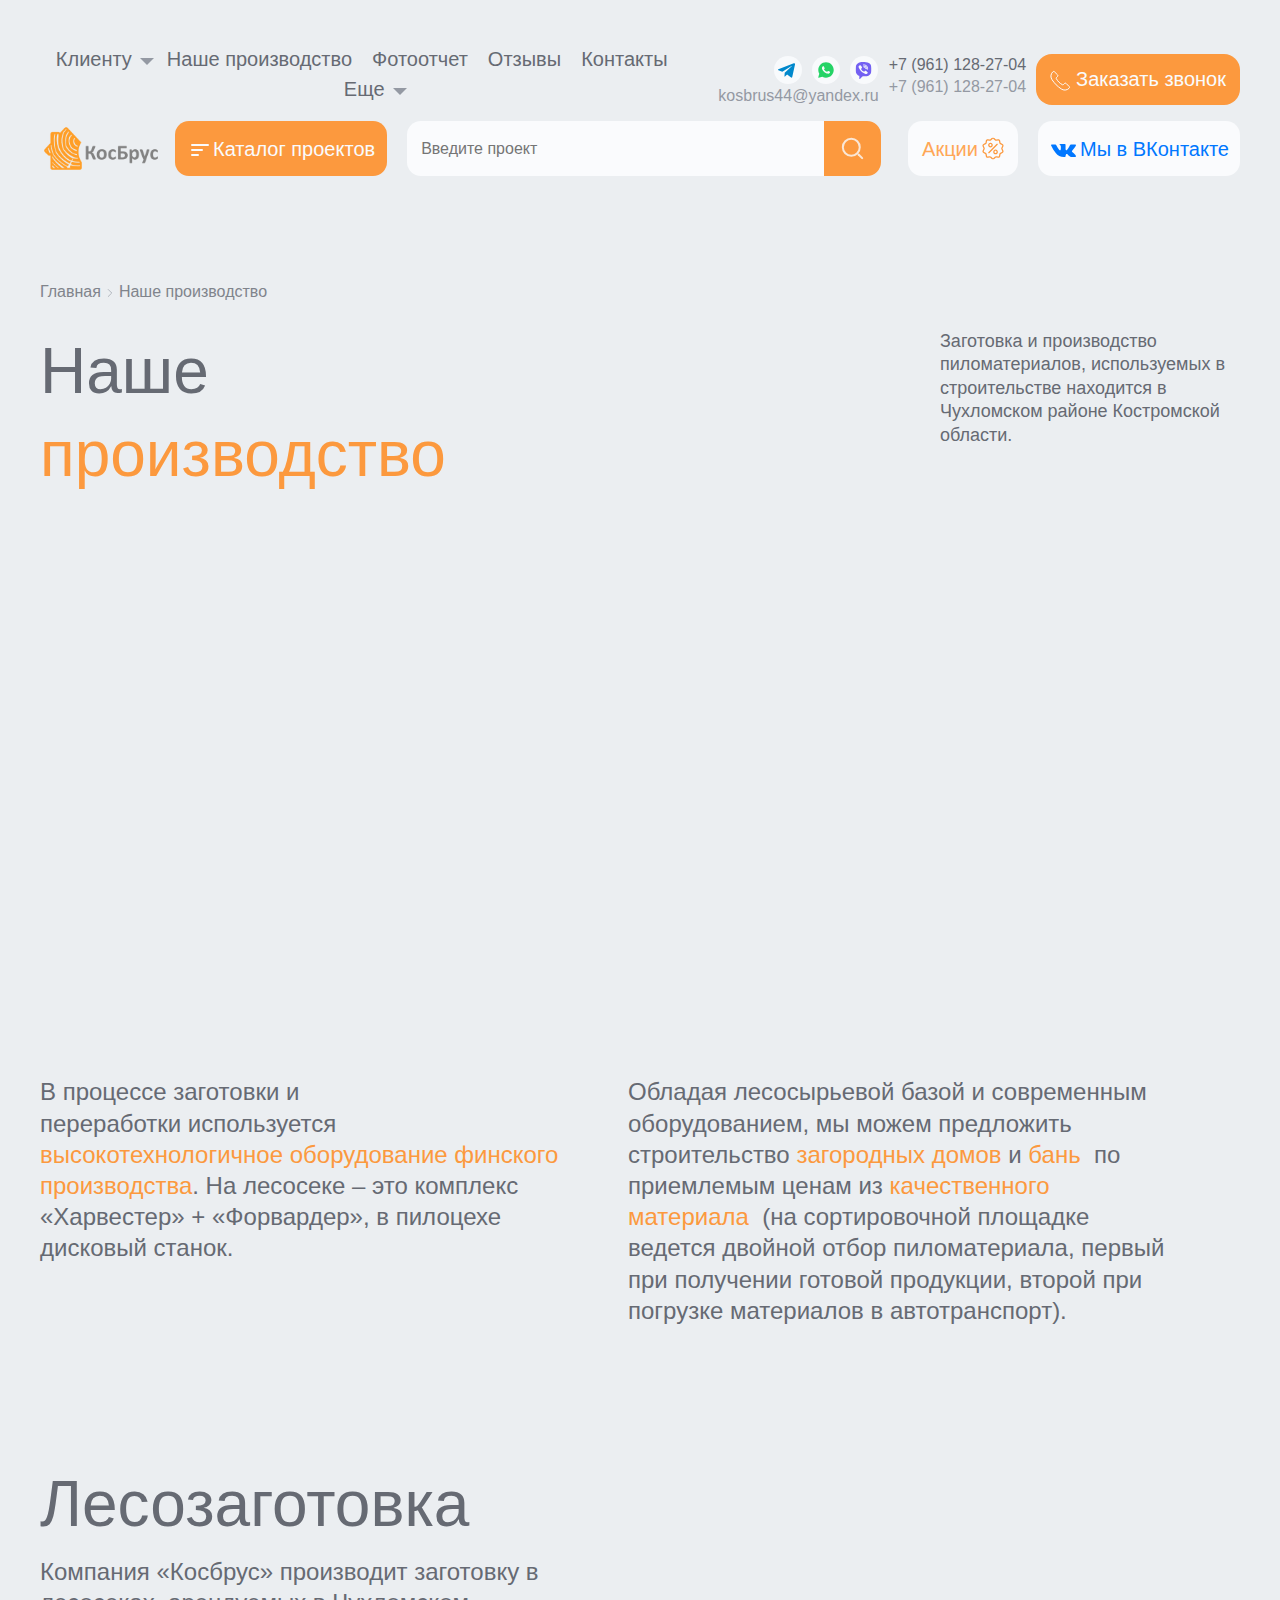
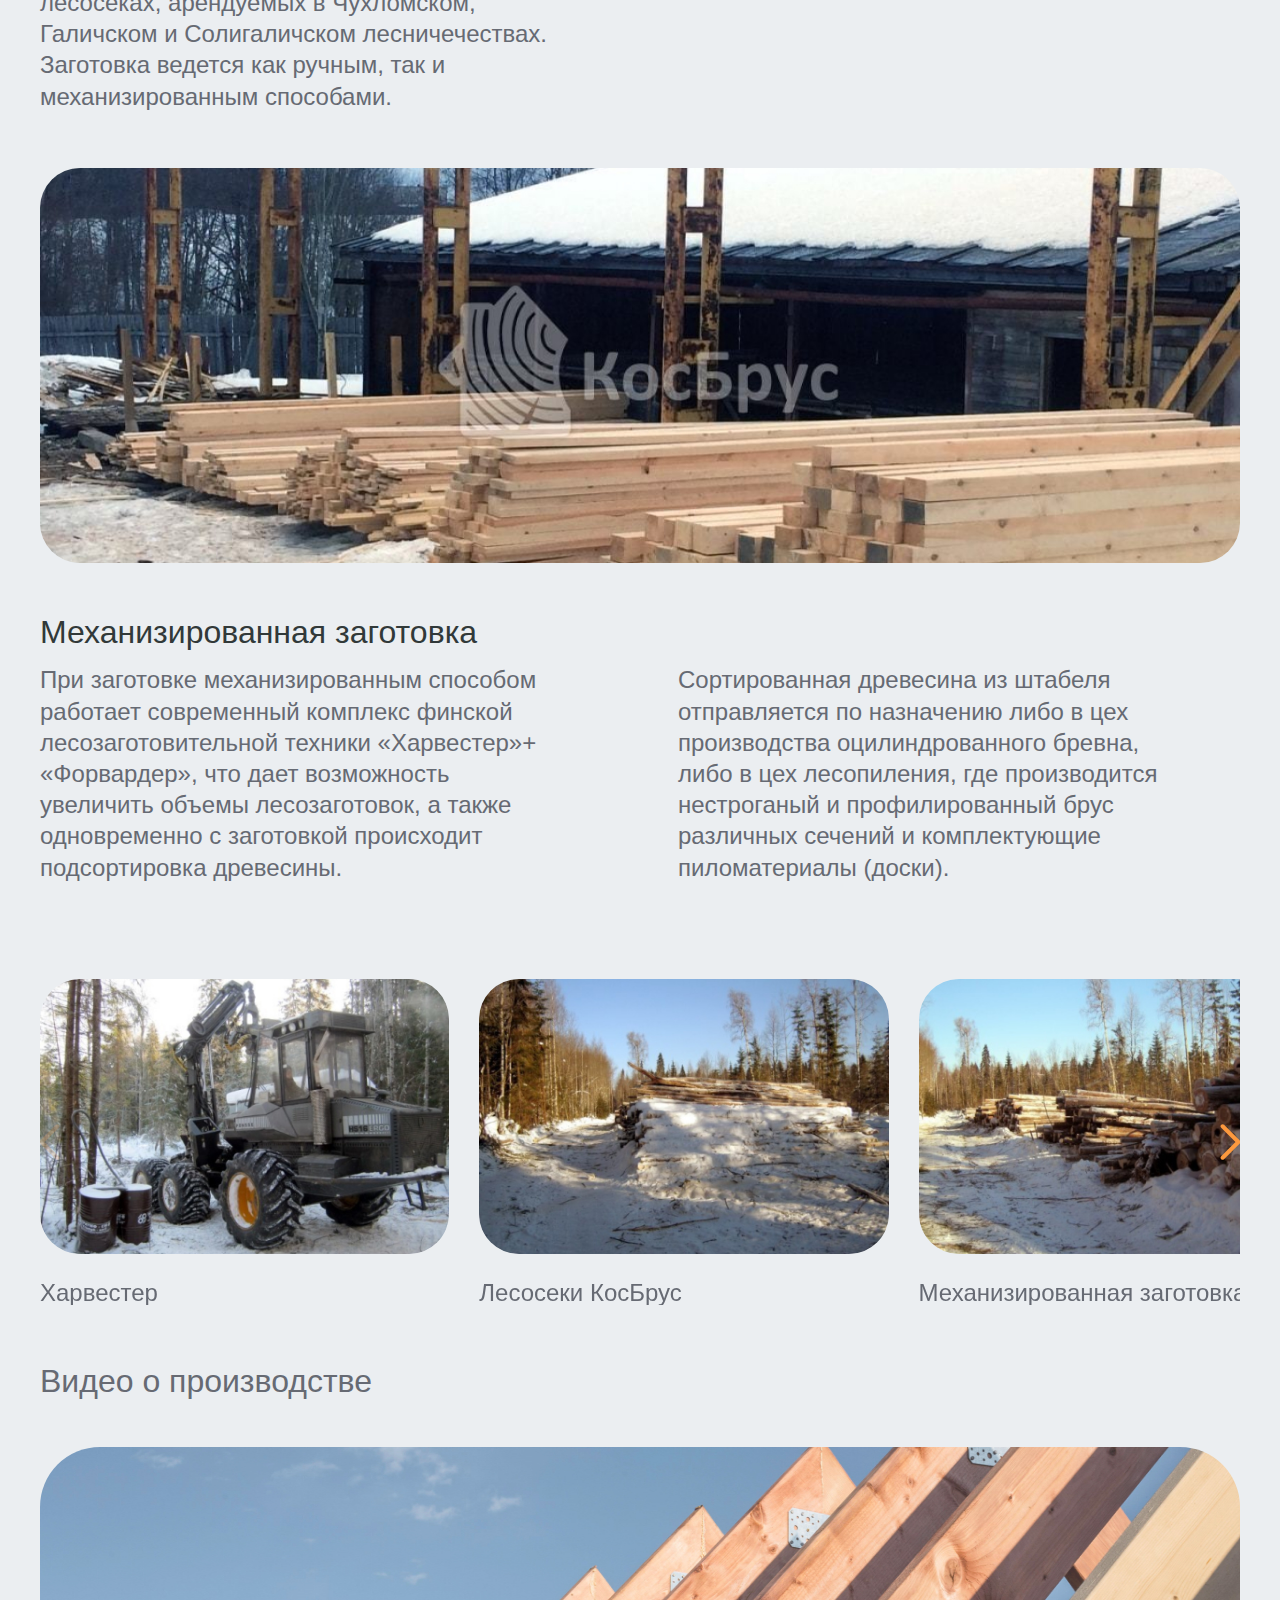
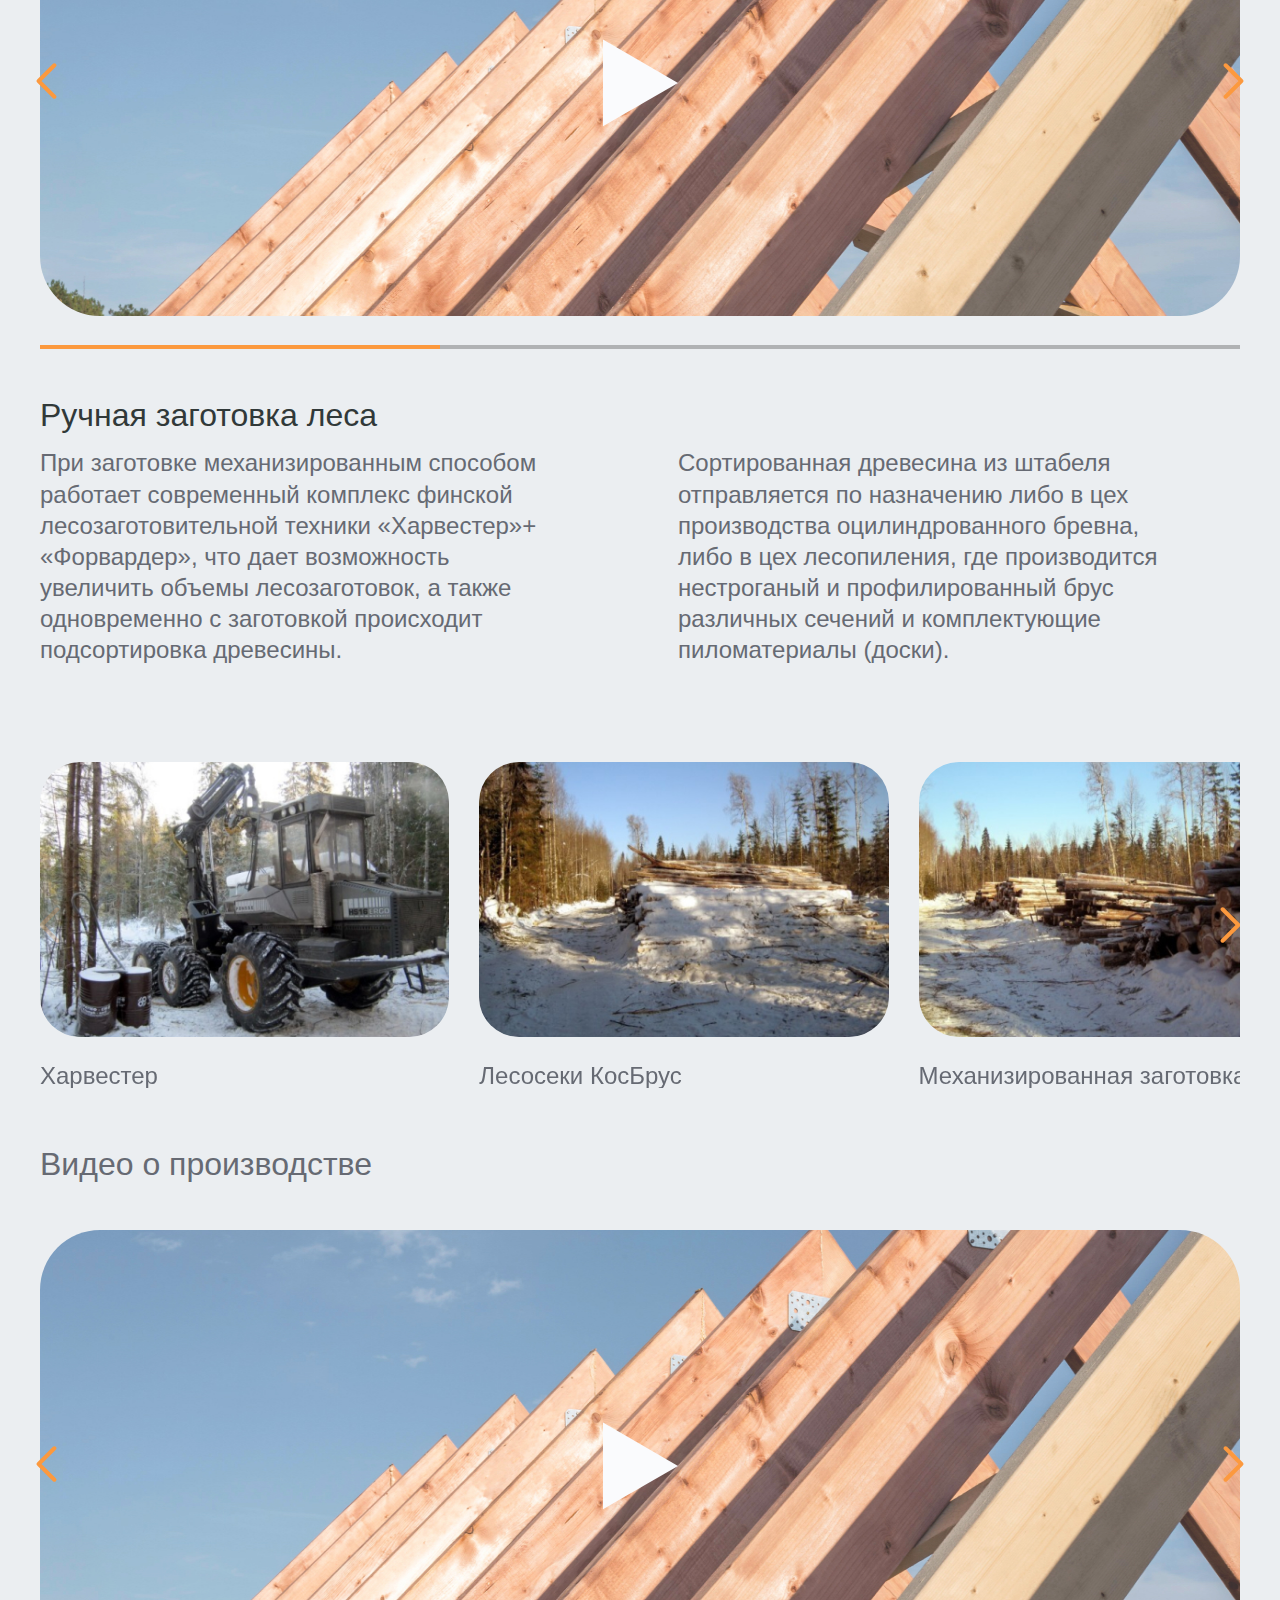
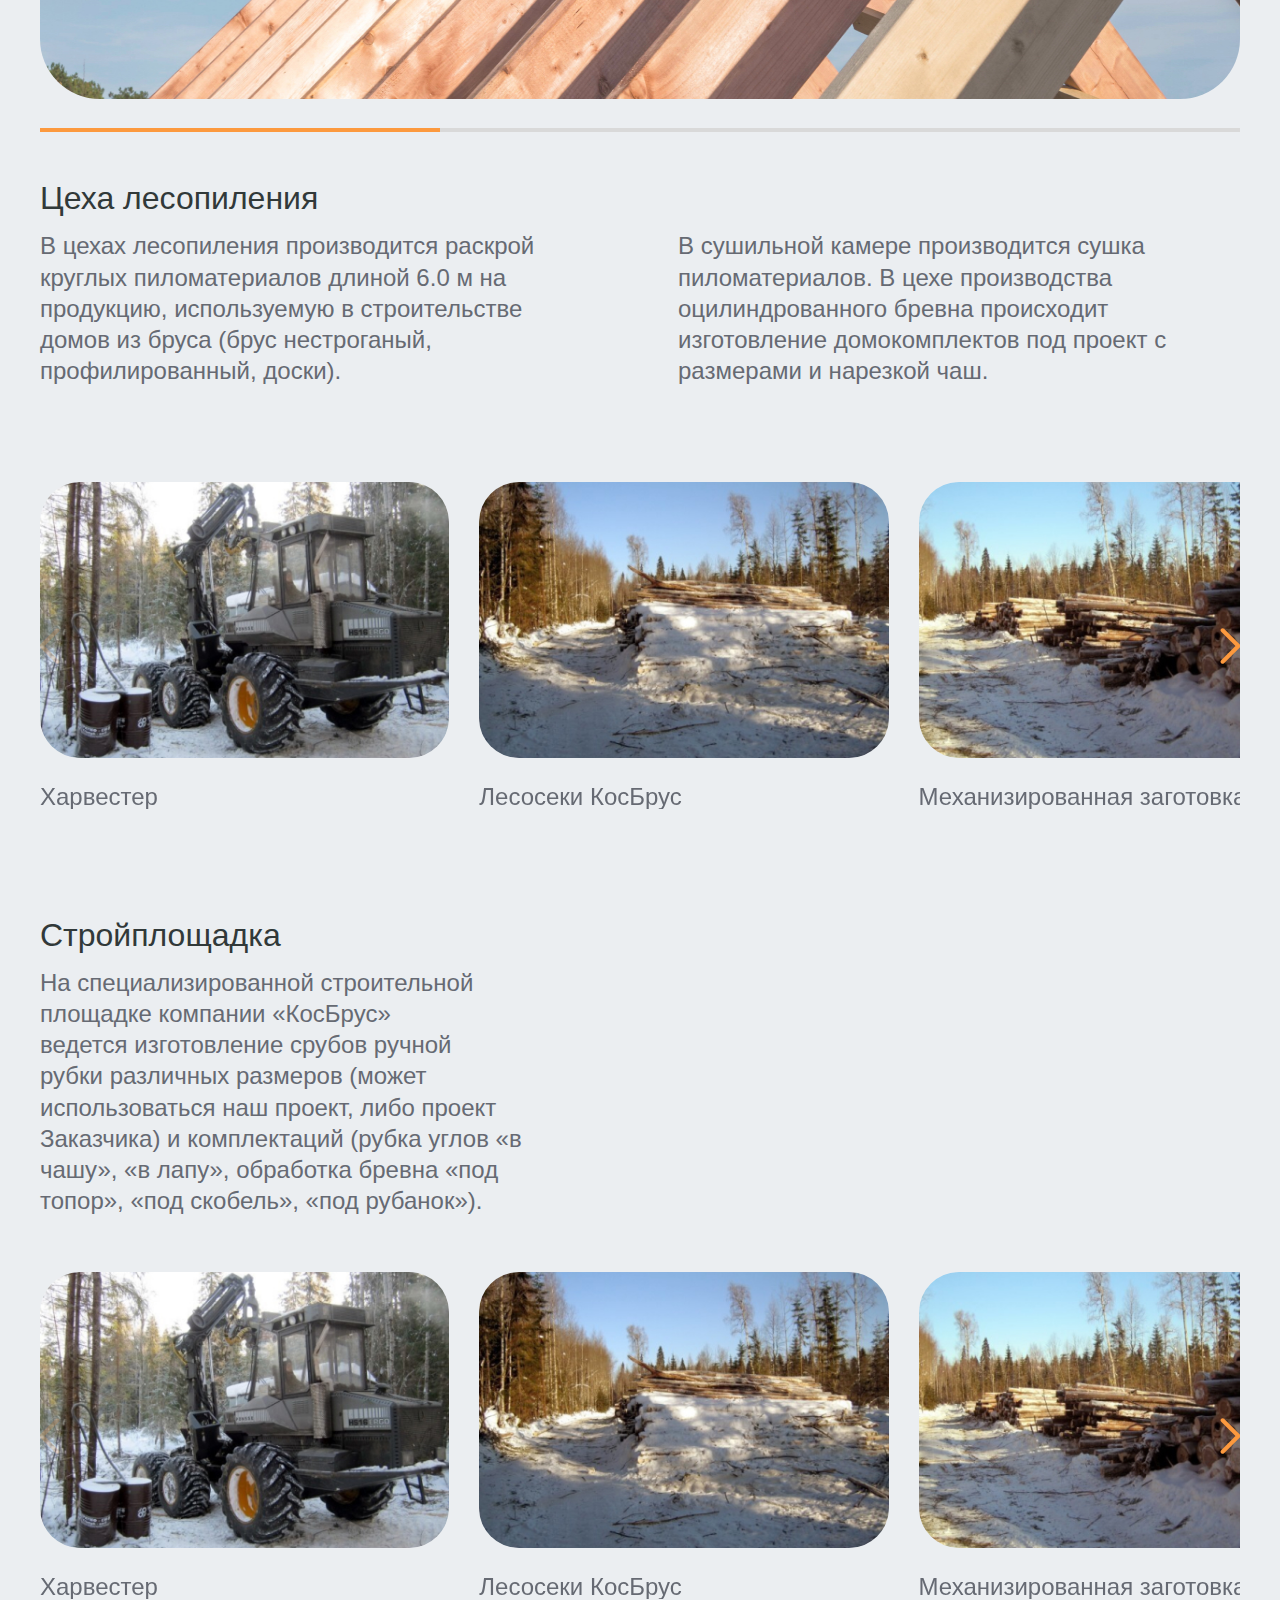
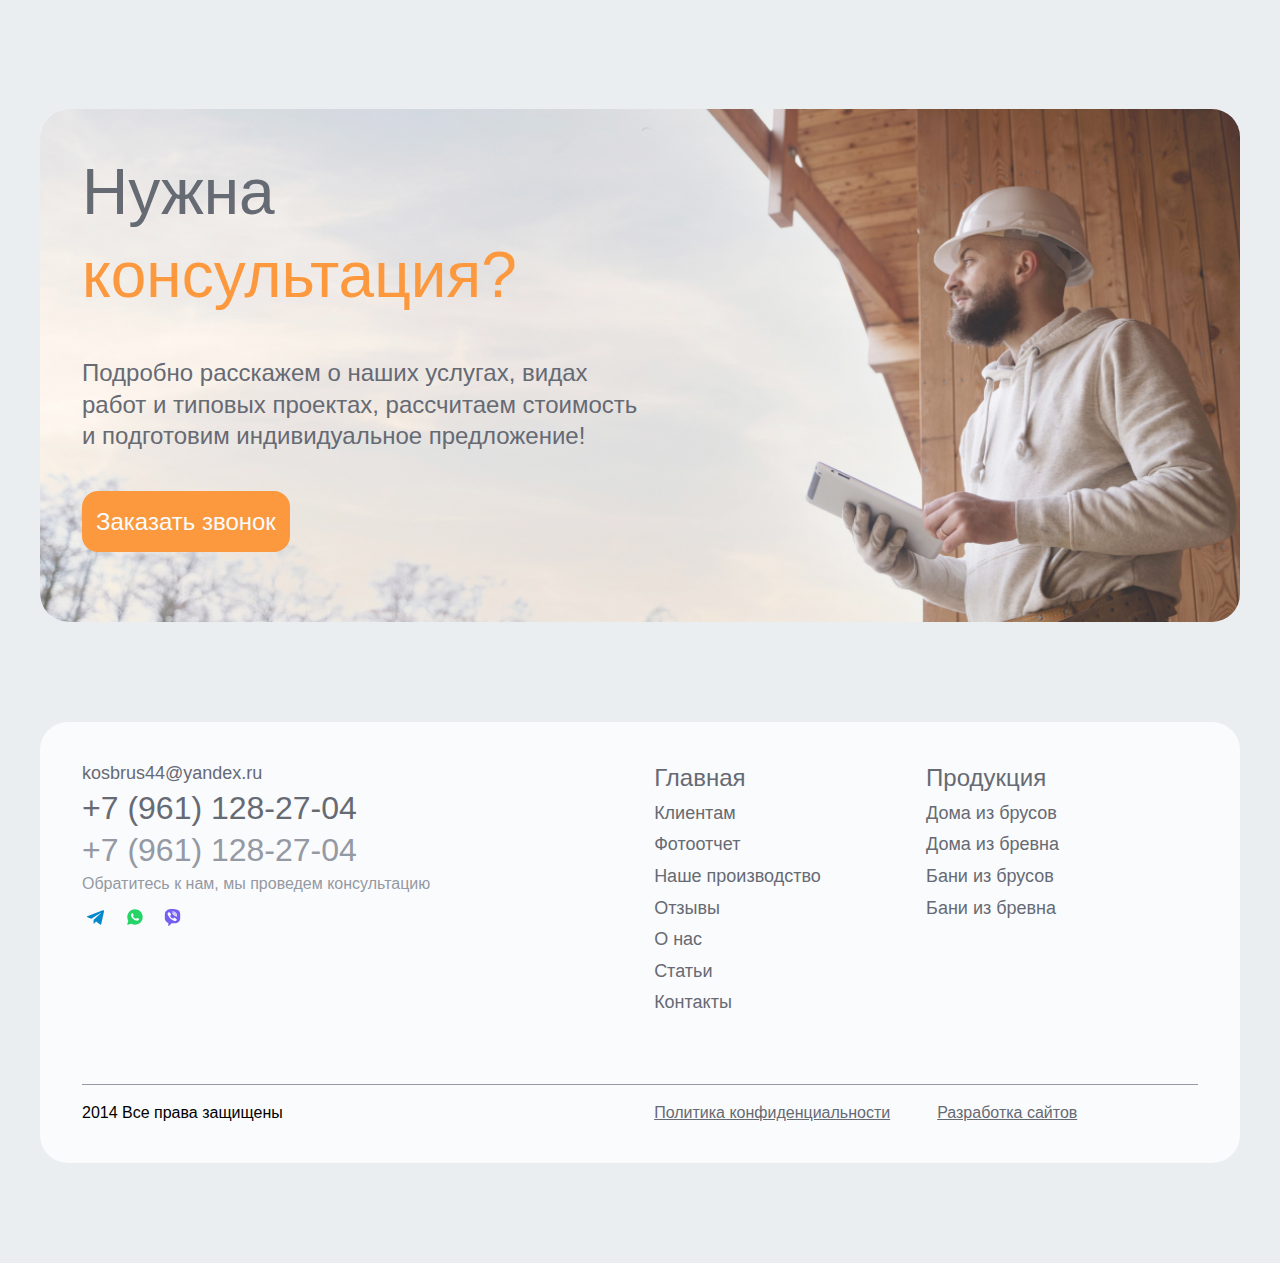
<file: production.html>
<!DOCTYPE html>
<html lang="ru">

<head>
  <meta charset="UTF-8">
  <meta name="viewport" content="width=device-width, initial-scale=1.0">
  <title>КосБрус</title>

  <link href="fonts/Manrope-Regular.woff" as="font" type="font/woff" crossorigin="anonymous">
  <link href="fonts/Manrope-Regular.woff2" as="font" type="font/woff2" crossorigin="anonymous">
  <link href="fonts/Manrope-Medium.woff" as="font" type="font/woff" crossorigin="anonymous">
  <link href="fonts/Manrope-Medium.woff2" as="font" type="font/woff2" crossorigin="anonymous">
  <link href="fonts/Manrope-Bold.woff" as="font" type="font/woff" crossorigin="anonymous">
  <link href="fonts/Manrope-Bold.woff2" as="font" type="font/woff2" crossorigin="anonymous">

  <link rel="stylesheet" href="css/normalize.css">
  <link rel="stylesheet" href="css/swiper-bundle.min.css">
  <link rel="stylesheet" href="css/nouislider.min.css">
  <link rel="stylesheet" href="css/style.css">

  <script defer src="js/swiper-bundle.min.js"></script>
  <script defer src="js/nouislider.min.js"></script>
  <script defer src="js/wNumb.min.js"></script>
  <script src="https://api-maps.yandex.ru/2.1/?apikey=вашAPI-ключ&lang=ru_RU"></script>
  <script defer src="js/script.js"></script>
</head>

<body id="scroll">
  <header class="header">
    <div class="container header__container">
      <div class="header-top">
        <nav class="header-top__nav">
          <ul class="header-top__list">
            <li class="header-top__item">
              <div class="header-top__dropdown">
                <button class="header-top__dropdown-toggle">Клиенту</button>
                <ul class="header-top__dropdown-menu">
                  <li class="header-top__dropdown-item"><a class="header-top__dropdown-link" href="#">Ссылка 1</a></li>
                  <li class="header-top__dropdown-item"><a class="header-top__dropdown-link" href="#">Ссылка 2</a></li>
                  <li class="header-top__dropdown-item"><a class="header-top__dropdown-link" href="#">Ссылка 3</a></li>
                </ul>
              </div>
            </li>
            <li class="header-top__item"><a class="header-top__link" href="production.html" target="_blank">Наше производство</a></li>
            <li class="header-top__item"><a class="header-top__link" href="photos.html" target="_blank">Фотоотчет</a></li>
            <li class="header-top__item"><a class="header-top__link" href="review.html" target="_blank">Отзывы</a></li>
            <li class="header-top__item"><a class="header-top__link" href="contacts.html" target="_blank">Контакты</a></li>
            <li class="header-top__item">
              <div class="header-top__dropdown">
                <button class="header-top__dropdown-toggle">Еще</button>
                <ul class="header-top__dropdown-menu">
                  <li class="header-top__dropdown-item"><a class="header-top__dropdown-link" href="#">Ссылка 1</a></li>
                  <li class="header-top__dropdown-item"><a class="header-top__dropdown-link" href="#">Ссылка 2</a></li>
                  <li class="header-top__dropdown-item"><a class="header-top__dropdown-link" href="#">Ссылка 3</a></li>
                </ul>
              </div>
            </li>
          </ul>
        </nav>
        <button class="header-burger" aria-label="Открыть меню">
          <svg width="53" height="53" viewBox="0 0 53 53" fill="none" xmlns="http://www.w3.org/2000/svg">
            <path d="M11.0391 15.458H41.9557" stroke="#FC993E" stroke-width="4" stroke-linecap="round"/>
            <path d="M11.0391 26.5H33.1224" stroke="#FC993E" stroke-width="4" stroke-linecap="round"/>
            <path d="M11.0391 37.542H24.2891" stroke="#FC993E" stroke-width="4" stroke-linecap="round"/>
          </svg>
        </button>
        <div class="header-mobile__burger-menu">
          <button class="header-mobile__burger-close">
            <svg width="26" height="26" viewBox="0 0 26 26" fill="none" xmlns="http://www.w3.org/2000/svg">
              <path d="M6 6L19.8932 20.3868" stroke="#9499A3" stroke-width="2" stroke-linecap="round" stroke-linejoin="round"/>
              <path d="M20.0001 6.00005L5.88201 20.1662" stroke="#9499A3" stroke-width="2" stroke-linecap="round" stroke-linejoin="round"/>
            </svg>
          </button>
          <button class="header-bottom__menu-button-mob">Каталог&nbsp;<span class="btn-hidden">проектов</span></button>
          <div class="header-bottom__mob-menu">
            <button class="header-bottom__btn-back">Назад</button>
            <button class="header-mobile__menu-close">
              <svg width="26" height="26" viewBox="0 0 26 26" fill="none" xmlns="http://www.w3.org/2000/svg">
                <path d="M6 6L19.8932 20.3868" stroke="#9499A3" stroke-width="2" stroke-linecap="round" stroke-linejoin="round"/>
                <path d="M20.0001 6.00005L5.88201 20.1662" stroke="#9499A3" stroke-width="2" stroke-linecap="round" stroke-linejoin="round"/>
              </svg>
            </button>
            <div class="header-bottom__menu-left-mob">
              <button class="header-bottom__submenu-btn header-bottom__submenu-btn-mob header-bottom__submenu-btn__active"
                data-path="action">Акции</button>
              <button class="header-bottom__submenu-btn header-bottom__submenu-btn-mob" data-path="house1">Дома из бруса</button>
              <button class="header-bottom__submenu-btn header-bottom__submenu-btn-mob" data-path="house2">Дома из бревна</button>
              <button class="header-bottom__submenu-btn header-bottom__submenu-btn-mob" data-path="bath1">Баня из бруса</button>
              <button class="header-bottom__submenu-btn header-bottom__submenu-btn-mob" data-path="bath2">Баня из бревна</button>
            </div> 
            
            <div data-target="action" class="header-bottom__submenu header-bottom__submenu-mob">
              <button class="header-bottom__btn-back-sub">Назад</button>
              <button class="header-mobile__submenu-close">
                <svg width="26" height="26" viewBox="0 0 26 26" fill="none" xmlns="http://www.w3.org/2000/svg">
                  <path d="M6 6L19.8932 20.3868" stroke="#9499A3" stroke-width="2" stroke-linecap="round" stroke-linejoin="round"/>
                  <path d="M20.0001 6.00005L5.88201 20.1662" stroke="#9499A3" stroke-width="2" stroke-linecap="round" stroke-linejoin="round"/>
                </svg>
              </button>
              <div class="header-bottom__wrap-catalog">
                <div class="header-bottom__catalog-list">
                  <a class="header-bottom__table-link header-bottom__table-link-top" href="#">Размер</a>
                  <a href="#" class="header-bottom__table-link">6х9</a>
                  <a href="#" class="header-bottom__table-link">6х19</a>
                  <a href="#" class="header-bottom__table-link">16х9</a>
                  <a href="#" class="header-bottom__table-link">6х9</a>
                </div>
                <div class="header-bottom__catalog-list">
                  <a class="header-bottom__table-link header-bottom__table-link-top" href="#">Площадь</a>
                  <a href="#" class="header-bottom__table-link">100м2</a>
                  <a href="#" class="header-bottom__table-link">150м2</a>
                  <a href="#" class="header-bottom__table-link">100м2</a>
                  <a href="#" class="header-bottom__table-link">150м2</a>
                </div>
                <div class="header-bottom__catalog-list">
                  <a class="header-bottom__table-link header-bottom__table-link-top" href="#">Этаж</a>
                  <a href="#" class="header-bottom__table-link">1</a>
                  <a href="#" class="header-bottom__table-link">2</a>
                  <a href="#" class="header-bottom__table-link">3</a>
                  <a href="#" class="header-bottom__table-link">4</a>
                </div>
                <div class="header-bottom__catalog-list">
                  <a class="header-bottom__table-link header-bottom__table-link-top" href="#">Особенности</a>
                  <a href="#" class="header-bottom__table-link">С мансардой</a>
                  <a href="#" class="header-bottom__table-link">С баней</a>
                  <a href="#" class="header-bottom__table-link">С мансардой</a>
                  <a href="#" class="header-bottom__table-link">С мансардой</a>
                </div>
              </div>
              
            </div>
            <div data-target="house1" class="header-bottom__submenu header-bottom__submenu-mob">
              <button class="header-bottom__btn-back-sub">Назад</button>
              <button class="header-mobile__submenu-close">
                <svg width="26" height="26" viewBox="0 0 26 26" fill="none" xmlns="http://www.w3.org/2000/svg">
                  <path d="M6 6L19.8932 20.3868" stroke="#9499A3" stroke-width="2" stroke-linecap="round" stroke-linejoin="round"/>
                  <path d="M20.0001 6.00005L5.88201 20.1662" stroke="#9499A3" stroke-width="2" stroke-linecap="round" stroke-linejoin="round"/>
                </svg>
              </button>
              <div class="header-bottom__wrap-catalog">
                <div class="header-bottom__catalog-list">
                  <a class="header-bottom__table-link header-bottom__table-link-top" href="#">Размер</a>
                  <a href="#" class="header-bottom__table-link">6х9</a>
                  <a href="#" class="header-bottom__table-link">6х9</a>
                  <a href="#" class="header-bottom__table-link">6х9</a>
                  <a href="#" class="header-bottom__table-link">6х9</a>
                </div>
                <div class="header-bottom__catalog-list">
                  <a class="header-bottom__table-link header-bottom__table-link-top" href="#">Площадь</a>
                  <a href="#" class="header-bottom__table-link">150м2</a>
                  <a href="#" class="header-bottom__table-link">150м2</a>
                  <a href="#" class="header-bottom__table-link">150м2</a>
                  <a href="#" class="header-bottom__table-link">150м2</a>
                </div>
                <div class="header-bottom__catalog-list">
                  <a class="header-bottom__table-link header-bottom__table-link-top" href="#">Этаж</a>
                  <a href="#" class="header-bottom__table-link">1</a>
                  <a href="#" class="header-bottom__table-link">2</a>
                  <a href="#" class="header-bottom__table-link">3</a>
                  <a href="#" class="header-bottom__table-link">4</a>
                </div>
                <div class="header-bottom__catalog-list">
                  <a class="header-bottom__table-link header-bottom__table-link-top" href="#">Особенности</a>
                  <a href="#" class="header-bottom__table-link">С мансардой</a>
                  <a href="#" class="header-bottom__table-link">С баней</a>
                  <a href="#" class="header-bottom__table-link">С мансардой</a>
                  <a href="#" class="header-bottom__table-link">С мансардой</a>
                </div>
              </div>
            </div>
            <div data-target="house2" class="header-bottom__submenu header-bottom__submenu-mob">
              <button class="header-bottom__btn-back-sub">Назад</button>
              <button class="header-mobile__submenu-close">
                <svg width="26" height="26" viewBox="0 0 26 26" fill="none" xmlns="http://www.w3.org/2000/svg">
                  <path d="M6 6L19.8932 20.3868" stroke="#9499A3" stroke-width="2" stroke-linecap="round" stroke-linejoin="round"/>
                  <path d="M20.0001 6.00005L5.88201 20.1662" stroke="#9499A3" stroke-width="2" stroke-linecap="round" stroke-linejoin="round"/>
                </svg>
              </button>
              <div class="header-bottom__wrap-catalog">
                <div class="header-bottom__catalog-list">
                  <a class="header-bottom__table-link header-bottom__table-link-top" href="#">Размер</a>
                  <a href="#" class="header-bottom__table-link">6х9</a>
                  <a href="#" class="header-bottom__table-link">7х9</a>
                  <a href="#" class="header-bottom__table-link">6х9</a>
                  <a href="#" class="header-bottom__table-link">8х9</a>
                </div>
                <div class="header-bottom__catalog-list">
                  <a class="header-bottom__table-link header-bottom__table-link-top" href="#">Площадь</a>
                  <a href="#" class="header-bottom__table-link">150м2</a>
                  <a href="#" class="header-bottom__table-link">150м2</a>
                  <a href="#" class="header-bottom__table-link">150м2</a>
                  <a href="#" class="header-bottom__table-link">150м2</a>
                </div>
                <div class="header-bottom__catalog-list">
                  <a class="header-bottom__table-link header-bottom__table-link-top" href="#">Этаж</a>
                  <a href="#" class="header-bottom__table-link">1</a>
                  <a href="#" class="header-bottom__table-link">2</a>
                  <a href="#" class="header-bottom__table-link">3</a>
                  <a href="#" class="header-bottom__table-link">4</a>
                </div>
                <div class="header-bottom__catalog-list">
                  <a class="header-bottom__table-link header-bottom__table-link-top" href="#">Особенности</a>
                  <a href="#" class="header-bottom__table-link">С мансардой</a>
                  <a href="#" class="header-bottom__table-link">С баней</a>
                  <a href="#" class="header-bottom__table-link">С мансардой</a>
                  <a href="#" class="header-bottom__table-link">С мансардой</a>
                </div>
              </div>
            </div>
            <div data-target="bath1" class="header-bottom__submenu header-bottom__submenu-mob">
              <button class="header-bottom__btn-back-sub">Назад</button>
              <button class="header-mobile__submenu-close">
                <svg width="26" height="26" viewBox="0 0 26 26" fill="none" xmlns="http://www.w3.org/2000/svg">
                  <path d="M6 6L19.8932 20.3868" stroke="#9499A3" stroke-width="2" stroke-linecap="round" stroke-linejoin="round"/>
                  <path d="M20.0001 6.00005L5.88201 20.1662" stroke="#9499A3" stroke-width="2" stroke-linecap="round" stroke-linejoin="round"/>
                </svg>
              </button>
              <div class="header-bottom__wrap-catalog">
                <div class="header-bottom__catalog-list">
                  <a class="header-bottom__table-link header-bottom__table-link-top" href="#">Размер</a>
                  <a href="#" class="header-bottom__table-link">6х9</a>
                  <a href="#" class="header-bottom__table-link">6х9</a>
                  <a href="#" class="header-bottom__table-link">6х9</a>
                  <a href="#" class="header-bottom__table-link">6х9</a>
                </div>
                <div class="header-bottom__catalog-list">
                  <a class="header-bottom__table-link header-bottom__table-link-top" href="#">Площадь</a>
                  <a href="#" class="header-bottom__table-link">150м2</a>
                  <a href="#" class="header-bottom__table-link">150м2</a>
                  <a href="#" class="header-bottom__table-link">150м2</a>
                  <a href="#" class="header-bottom__table-link">150м2</a>
                </div>
                <div class="header-bottom__catalog-list">
                  <a class="header-bottom__table-link header-bottom__table-link-top" href="#">Этаж</a>
                  <a href="#" class="header-bottom__table-link">1</a>
                  <a href="#" class="header-bottom__table-link">2</a>
                  <a href="#" class="header-bottom__table-link">3</a>
                  <a href="#" class="header-bottom__table-link">4</a>
                </div>
                <div class="header-bottom__catalog-list">
                  <a class="header-bottom__table-link header-bottom__table-link-top" href="#">Особенности</a>
                  <a href="#" class="header-bottom__table-link">С мансардой</a>
                  <a href="#" class="header-bottom__table-link">С баней</a>
                  <a href="#" class="header-bottom__table-link">С мансардой</a>
                  <a href="#" class="header-bottom__table-link">С мансардой</a>
                </div>
              </div>
            </div>
            <div data-target="bath2" class="header-bottom__submenu header-bottom__submenu-mob">
              <button class="header-bottom__btn-back-sub">Назад</button>
              <div class="header-bottom__catalog-list">
                <a class="header-bottom__table-link header-bottom__table-link-top" href="#">Размер</a>
                <a href="#" class="header-bottom__table-link">6х9</a>
                <a href="#" class="header-bottom__table-link">16х9</a>
                <a href="#" class="header-bottom__table-link">6х9</a>
                <a href="#" class="header-bottom__table-link">9х9</a>
              </div>
              <div class="header-bottom__catalog-list">
                <a class="header-bottom__table-link header-bottom__table-link-top" href="#">Площадь</a>
                <a href="#" class="header-bottom__table-link">150м2</a>
                <a href="#" class="header-bottom__table-link">100м2</a>
                <a href="#" class="header-bottom__table-link">150м2</a>
                <a href="#" class="header-bottom__table-link">190м2</a>
              </div>
              <div class="header-bottom__catalog-list">
                <a class="header-bottom__table-link header-bottom__table-link-top" href="#">Этаж</a>
                <a href="#" class="header-bottom__table-link">1</a>
                <a href="#" class="header-bottom__table-link">2</a>
                <a href="#" class="header-bottom__table-link">3</a>
                <a href="#" class="header-bottom__table-link">4</a>
              </div>
              <div class="header-bottom__catalog-list">
                <a class="header-bottom__table-link header-bottom__table-link-top" href="#">Особенности</a>
                <a href="#" class="header-bottom__table-link">С мансардой</a>
                <a href="#" class="header-bottom__table-link">С баней</a>
                <a href="#" class="header-bottom__table-link">С мансардой</a>
                <a href="#" class="header-bottom__table-link">С мансардой</a>
              </div>
            </div>
          </div>
          <nav class="header-mobile__burger-nav">
            <ul class="header-mobile__list">
              <li class="header-mobile__item">
                <div class="header-top__dropdown">
                  <button class="header-top__dropdown-toggle dropdown-toggle__mob ">Клиенту</button>
                  <ul class="header-top__dropdown-menu">
                    <li class="header-top__dropdown-item"><a class="header-top__dropdown-link" href="#">Ссылка 1</a></li>
                    <li class="header-top__dropdown-item"><a class="header-top__dropdown-link" href="#">Ссылка 2</a></li>
                    <li class="header-top__dropdown-item"><a class="header-top__dropdown-link" href="#">Ссылка 3</a></li>
                  </ul>
                </div>
              </li>
              <li class="header-mobile__item"><a class="header-mobile__link header-top__link" href="production.html" target="_blank">Наше производство</a></li>
              <li class="header-mobile__item"><a class="header-mobile__link header-top__link" href="photos.html" target="_blank">Фотоотчет</a></li>
              <li class="header-mobile__item"><a class="header-mobile__link header-top__link" href="review.html" target="_blank">Отзывы</a></li>
              <li class="header-mobile__item"><a class="header-mobile__link header-top__link" href="contacts.html" target="_blank">Контакты</a></li>
              <li class="header-mobile__item">
                <div class="header-top__dropdown">
                  <button class="header-top__dropdown-toggle dropdown-toggle__mob">Еще</button>
                  <ul class="header-top__dropdown-menu">
                    <li class="header-top__dropdown-item"><a class="header-top__dropdown-link" href="#">Ссылка 1</a></li>
                    <li class="header-top__dropdown-item"><a class="header-top__dropdown-link" href="#">Ссылка 2</a></li>
                    <li class="header-top__dropdown-item"><a class="header-top__dropdown-link" href="#">Ссылка 3</a></li>
                  </ul>
                </div>
              </li>
            </ul>
          </nav>
          <ul class="header-top__list-icon">
            <li class="header-top__item-icon">
              <a class="header-top__link-icon" href="#">
                <img src="img/telegram.svg" alt="Иконка Телеграм">
              </a>
            </li>
            <li class="header-top__item-icon">
              <a class="header-top__link-icon" href="#">
                <img src="img/whatsapp.svg" alt="Иконка What's app">
              </a>
            </li>
            <li class="header-top__item-icon">
              <a class="header-top__link-icon" href="#">
                <img src="img/viber.svg" alt="Иконка Viber">
              </a>
            </li>
          </ul>
          <a class="header-top__mail" href="mailto:kosbrus44@yandex.ru">kosbrus44@yandex.ru</a>
          <ul class="header-top__phone-list header-mobile__phone-list">
            <li class="header-top__phone-item"><a class="header-top__phone-link header-top__phone-top"
                href="tel:+79611282704">+7&nbsp;(961)&nbsp;128-27-04</a></li>
            <li class="header-top__phone-item"><a class="header-top__phone-link"
                href="tel:+79611282704">+7&nbsp;(961)&nbsp;128-27-04</a></li>
          </ul>
          <button class="header-top__btn-phone header-mobile__btn-phone form-btn">Заказать звонок</button>
        </div>
        <button class="btn-search__mob">
          <svg width="30" height="30" viewBox="0 0 30 30" fill="none" xmlns="http://www.w3.org/2000/svg">
            <g opacity="0.8">
            <circle cx="13.75" cy="13.75" r="8.75" stroke="#FC993E" stroke-width="2"/>
            <path d="M25 25L21.25 21.25" stroke="#FC993E" stroke-width="2" stroke-linecap="round"/>
            </g>
          </svg>
        </button>
        <img class="logo-mob" src="img/logo-mob.svg" alt="Логотип">
        <div class="header-top__contacts">
          <div class="header-top__contacts-social">
            <ul class="header-top__list-icon">
              <li class="header-top__item-icon">
                <a class="header-top__link-icon" href="#">
                  <img src="img/telegram.svg" alt="Иконка Телеграм">
                </a>
              </li>
              <li class="header-top__item-icon">
                <a class="header-top__link-icon" href="#">
                  <img src="img/whatsapp.svg" alt="Иконка What's app">
                </a>
              </li>
              <li class="header-top__item-icon">
                <a class="header-top__link-icon" href="#">
                  <img src="img/viber.svg" alt="Иконка Viber">
                </a>
              </li>
            </ul>
            <a class="header-top__mail" href="mailto:kosbrus44@yandex.ru">kosbrus44@yandex.ru</a>
          </div>
          <ul class="header-top__phone-list">
            <li class="header-top__phone-item"><a class="header-top__phone-link header-top__phone-top"
                href="tel:+79611282704">+7&nbsp;(961)&nbsp;128-27-04</a></li>
            <li class="header-top__phone-item"><a class="header-top__phone-link"
                href="tel:+79611282704">+7&nbsp;(961)&nbsp;128-27-04</a></li>
          </ul>
          <button class="header-top__btn-phone form-btn">Заказать звонок</button>
          <div class="modal-overlay-order modal-overlay">
            <div class="modal modal-order">
              <h3 class="modal-heading">Сделать заказ</h3>
              <span class="modal-order__text">Пожалуйста, заполните форму и мы с вами свяжемся</span>
              <form class="modal-order__form" action="#">
                <input class="modal-order__input" type="text" placeholder="Введите ваше имя">
                <input class="modal-order__input" type="email" name="mail" id="mail" placeholder="Введите вашу почту">
                <input class="modal-order__input modal-order__input-last" type="text" placeholder="Комментарий">
                <div class="modal-order__filters">
                  <div class="modal-order__left-filter">
                    <span class="modal-order__filter-text">Тип проекта</span>
                    <ul class="checkbox_list">
                      <li class="checkbox__item">
                        <label for="check_1">
                          <input type="checkbox" name="check_1" id="check_1" class="modal-order__checkbox">под усадку
                          <span></span>
                        </label>
                      </li>
                      <li class="checkbox__item">
                        <label for="check_2">
                          <input type="checkbox" id="check_2" name="check_2" class="modal-order__checkbox">под ключ
                          <span></span>
                        </label>
                      </li>
                    </ul>
                  </div>
                  <div class="modal-order__right-filter">
                    <span class="modal-order__filter-text">Доп. услуги</span>
                    <ul class="checkbox_list">
                      <li class="checkbox__item">
                        <label for="check_3">
                          <input type="checkbox" name="check_3" id="check_3" class="modal-order__checkbox">фундамент
                          <span></span>
                        </label>
                      </li>
                      <li class="checkbox__item">
                        <label for="check_4">
                          <input type="checkbox" id="check_4" name="check_4" class="modal-order__checkbox">кровля
                          <span></span>
                        </label>
                      </li>
                      <li class="checkbox__item">
                        <label for="check_5">
                          <input type="checkbox" id="check_5" name="check_5" class="modal-order__checkbox">отопление
                          <span></span>
                        </label>  
                      </li>
                      <li class="checkbox__item">
                        <label for="check_6">
                          <input type="checkbox" id="check_6" name="check_6" class="modal-order__checkbox">электричество
                          <span></span>
                        </label>
                      </li>
                      <li class="checkbox__item">
                        <label for="check_7">
                          <input type="checkbox" id="check_7" name="check_7" class="modal-order__checkbox">сантехника
                          <span></span>
                        </label>
                      </li>
                    </ul>
                  </div>
                </div>
                <button class="modal-order__form-btn" type="submit">Обсудить проект</button>
              </form>
              <button class="close-btn">
                <svg width="46" height="46" viewBox="0 0 46 46" fill="none" xmlns="http://www.w3.org/2000/svg">
                  <path d="M10.6172 10.6155L35.1974 36.069" stroke="#666A73" stroke-width="4" stroke-linecap="round"
                    stroke-linejoin="round" />
                  <path d="M35.3829 10.6156L10.4048 35.6788" stroke="#666A73" stroke-width="4" stroke-linecap="round"
                    stroke-linejoin="round" />
                </svg>
              </button>
            </div>
          </div>
        </div>
      </div>
      <div class="header-bottom">
        <div class="header-bottom__left">
          <a class="header-bottom__logo" href="index.html">
            <img src="img/logo.svg" alt="Логотип">
          </a>
          <button class="header-bottom__menu-button">Каталог&nbsp;<span class="btn-hidden">проектов</span></button>
        </div>
        
        <div class="header-bottom__right">
          <div class="header-bottom__search-container">
            <form action="#" class="header-bottom__search-form">
              <input class="header-bottom__search-input" type="text" placeholder="Введите проект">
              <button class="header-bottom__search-btn" type="submit"></button>
            </form>
            <div class="header-bottom__search-menu hidden">
              <span class="header-bottom__search-title">Популярные запросы</span>
              <ul class="header-bottom__search-list">
                <li class="header-bottom__search-item"><a class="header-bottom__search-link" href="#">дом из бруса 6х6</a>
                </li>
                <li class="header-bottom__search-item"><a class="header-bottom__search-link" href="#">дом из бруса 6х6</a>
                </li>
                <li class="header-bottom__search-item"><a class="header-bottom__search-link" href="#">дом из бруса 6х6</a>
                </li>
                <li class="header-bottom__search-item"><a class="header-bottom__search-link" href="#">дом из бруса 6х6</a>
                </li>
              </ul>
            </div>
          </div>
          <a class="header-bottom__action-link btn-hidden" href="#" target="_blank">Акции</a>
          <a class="header-bottom__vk-link" href="#" target="_blank">Мы в ВКонтакте</a>
        </div>

        <div class="header-bottom__menu">
          <div class="header-bottom__menu-left">
            <button class="header-bottom__submenu-btn header-bottom__submenu-btn__active"
              data-path="action">Акции</button>
            <button class="header-bottom__submenu-btn" data-path="house1">Дома из бруса</button>
            <button class="header-bottom__submenu-btn" data-path="house2">Дома из бревна</button>
            <button class="header-bottom__submenu-btn" data-path="bath1">Баня из бруса</button>
            <button class="header-bottom__submenu-btn" data-path="bath2">Баня из бревна</button>
          </div> 
          <div class="header-bottom__wrap-table">
            <div data-target="action" class="header-bottom__submenu header-bottom__submenu__active">
              <div class="header-bottom__catalog-list">
                <a class="header-bottom__table-link header-bottom__table-link-top" href="#">Размер</a>
                <a href="#" class="header-bottom__table-link">6х9</a>
                <a href="#" class="header-bottom__table-link">6х19</a>
                <a href="#" class="header-bottom__table-link">16х9</a>
                <a href="#" class="header-bottom__table-link">6х9</a>
              </div>
              <div class="header-bottom__catalog-list">
                <a class="header-bottom__table-link header-bottom__table-link-top" href="#">Площадь</a>
                <a href="#" class="header-bottom__table-link">100м2</a>
                <a href="#" class="header-bottom__table-link">150м2</a>
                <a href="#" class="header-bottom__table-link">100м2</a>
                <a href="#" class="header-bottom__table-link">150м2</a>
              </div>
              <div class="header-bottom__catalog-list">
                <a class="header-bottom__table-link header-bottom__table-link-top" href="#">Этаж</a>
                <a href="#" class="header-bottom__table-link">1</a>
                <a href="#" class="header-bottom__table-link">2</a>
                <a href="#" class="header-bottom__table-link">3</a>
                <a href="#" class="header-bottom__table-link">4</a>
              </div>
              <div class="header-bottom__catalog-list">
                <a class="header-bottom__table-link header-bottom__table-link-top" href="#">Особенности</a>
                <a href="#" class="header-bottom__table-link">С мансардой</a>
                <a href="#" class="header-bottom__table-link">С баней</a>
                <a href="#" class="header-bottom__table-link">С мансардой</a>
                <a href="#" class="header-bottom__table-link">С мансардой</a>
              </div>
            </div>
            <div data-target="house1" class="header-bottom__submenu">
              <div class="header-bottom__catalog-list">
                <a class="header-bottom__table-link header-bottom__table-link-top" href="#">Размер</a>
                <a href="#" class="header-bottom__table-link">6х9</a>
                <a href="#" class="header-bottom__table-link">6х9</a>
                <a href="#" class="header-bottom__table-link">6х9</a>
                <a href="#" class="header-bottom__table-link">6х9</a>
              </div>
              <div class="header-bottom__catalog-list">
                <a class="header-bottom__table-link header-bottom__table-link-top" href="#">Площадь</a>
                <a href="#" class="header-bottom__table-link">150м2</a>
                <a href="#" class="header-bottom__table-link">150м2</a>
                <a href="#" class="header-bottom__table-link">150м2</a>
                <a href="#" class="header-bottom__table-link">150м2</a>
              </div>
              <div class="header-bottom__catalog-list">
                <a class="header-bottom__table-link header-bottom__table-link-top" href="#">Этаж</a>
                <a href="#" class="header-bottom__table-link">1</a>
                <a href="#" class="header-bottom__table-link">2</a>
                <a href="#" class="header-bottom__table-link">3</a>
                <a href="#" class="header-bottom__table-link">4</a>
              </div>
              <div class="header-bottom__catalog-list">
                <a class="header-bottom__table-link header-bottom__table-link-top" href="#">Особенности</a>
                <a href="#" class="header-bottom__table-link">С мансардой</a>
                <a href="#" class="header-bottom__table-link">С баней</a>
                <a href="#" class="header-bottom__table-link">С мансардой</a>
                <a href="#" class="header-bottom__table-link">С мансардой</a>
              </div>
            </div>
            <div data-target="house2" class="header-bottom__submenu">
              <div class="header-bottom__catalog-list">
                <a class="header-bottom__table-link header-bottom__table-link-top" href="#">Размер</a>
                <a href="#" class="header-bottom__table-link">6х9</a>
                <a href="#" class="header-bottom__table-link">7х9</a>
                <a href="#" class="header-bottom__table-link">6х9</a>
                <a href="#" class="header-bottom__table-link">8х9</a>
              </div>
              <div class="header-bottom__catalog-list">
                <a class="header-bottom__table-link header-bottom__table-link-top" href="#">Площадь</a>
                <a href="#" class="header-bottom__table-link">150м2</a>
                <a href="#" class="header-bottom__table-link">150м2</a>
                <a href="#" class="header-bottom__table-link">150м2</a>
                <a href="#" class="header-bottom__table-link">150м2</a>
              </div>
              <div class="header-bottom__catalog-list">
                <a class="header-bottom__table-link header-bottom__table-link-top" href="#">Этаж</a>
                <a href="#" class="header-bottom__table-link">1</a>
                <a href="#" class="header-bottom__table-link">2</a>
                <a href="#" class="header-bottom__table-link">3</a>
                <a href="#" class="header-bottom__table-link">4</a>
              </div>
              <div class="header-bottom__catalog-list">
                <a class="header-bottom__table-link header-bottom__table-link-top" href="#">Особенности</a>
                <a href="#" class="header-bottom__table-link">С мансардой</a>
                <a href="#" class="header-bottom__table-link">С баней</a>
                <a href="#" class="header-bottom__table-link">С мансардой</a>
                <a href="#" class="header-bottom__table-link">С мансардой</a>
              </div>
            </div>
            <div data-target="bath1" class="header-bottom__submenu">
              <div class="header-bottom__catalog-list">
                <a class="header-bottom__table-link header-bottom__table-link-top" href="#">Размер</a>
                <a href="#" class="header-bottom__table-link">6х9</a>
                <a href="#" class="header-bottom__table-link">6х9</a>
                <a href="#" class="header-bottom__table-link">6х9</a>
                <a href="#" class="header-bottom__table-link">6х9</a>
              </div>
              <div class="header-bottom__catalog-list">
                <a class="header-bottom__table-link header-bottom__table-link-top" href="#">Площадь</a>
                <a href="#" class="header-bottom__table-link">150м2</a>
                <a href="#" class="header-bottom__table-link">150м2</a>
                <a href="#" class="header-bottom__table-link">150м2</a>
                <a href="#" class="header-bottom__table-link">150м2</a>
              </div>
              <div class="header-bottom__catalog-list">
                <a class="header-bottom__table-link header-bottom__table-link-top" href="#">Этаж</a>
                <a href="#" class="header-bottom__table-link">1</a>
                <a href="#" class="header-bottom__table-link">2</a>
                <a href="#" class="header-bottom__table-link">3</a>
                <a href="#" class="header-bottom__table-link">4</a>
              </div>
              <div class="header-bottom__catalog-list">
                <a class="header-bottom__table-link header-bottom__table-link-top" href="#">Особенности</a>
                <a href="#" class="header-bottom__table-link">С мансардой</a>
                <a href="#" class="header-bottom__table-link">С баней</a>
                <a href="#" class="header-bottom__table-link">С мансардой</a>
                <a href="#" class="header-bottom__table-link">С мансардой</a>
              </div>
            </div>
            <div data-target="bath2" class="header-bottom__submenu">
              <div class="header-bottom__catalog-list">
                <a class="header-bottom__table-link header-bottom__table-link-top" href="#">Размер</a>
                <a href="#" class="header-bottom__table-link">6х9</a>
                <a href="#" class="header-bottom__table-link">16х9</a>
                <a href="#" class="header-bottom__table-link">6х9</a>
                <a href="#" class="header-bottom__table-link">9х9</a>
              </div>
              <div class="header-bottom__catalog-list">
                <a class="header-bottom__table-link header-bottom__table-link-top" href="#">Площадь</a>
                <a href="#" class="header-bottom__table-link">150м2</a>
                <a href="#" class="header-bottom__table-link">100м2</a>
                <a href="#" class="header-bottom__table-link">150м2</a>
                <a href="#" class="header-bottom__table-link">190м2</a>
              </div>
              <div class="header-bottom__catalog-list">
                <a class="header-bottom__table-link header-bottom__table-link-top" href="#">Этаж</a>
                <a href="#" class="header-bottom__table-link">1</a>
                <a href="#" class="header-bottom__table-link">2</a>
                <a href="#" class="header-bottom__table-link">3</a>
                <a href="#" class="header-bottom__table-link">4</a>
              </div>
              <div class="header-bottom__catalog-list">
                <a class="header-bottom__table-link header-bottom__table-link-top" href="#">Особенности</a>
                <a href="#" class="header-bottom__table-link">С мансардой</a>
                <a href="#" class="header-bottom__table-link">С баней</a>
                <a href="#" class="header-bottom__table-link">С мансардой</a>
                <a href="#" class="header-bottom__table-link">С мансардой</a>
              </div>
            </div>
          </div>
        </div>
        
        
        
        
      </div>
      
    </div>
  </header>
  <main>
    <section class="section-geo section-prod container">
      <nav aria-label="breadcrumb">
        <ul class="breadcrumb">
          <li>
            <a href="index.html">Главная</a>
          </li>  
          <li>Наше производство</li>
        </ul>
      </nav>
      <div class="section-geo__content">
        <h2 class="section-filter__heading heading-h2">Наше&nbsp;<span class="heading-color">производство</span></h2>
        <p class="section-filter__descr">Заготовка и производство пиломатериалов, используемых в строительстве находится в Чухломском районе Костромской области.</p>
      </div>
      <div class="section-filter__map production__map" id="map"></div>
      <div class="section-blog__content">
        <div class="section-blog__left">
          <p class="section-blog__descr">В процессе заготовки и переработки используется <span class="color-text"> высокотехнологичное оборудование финского производства</span>. На лесосеке – это комплекс «Харвестер» + «Форвардер», в пилоцехе дисковый станок.</p>
        </div>
        <div class="section-blog__right">
          <p class="section-blog__descr">Обладая лесосырьевой базой и современным оборудованием, мы можем предложить строительство <span class="color-text">загородных домов </span> и <span class="color-text">бань </span> по приемлемым ценам из <span class="color-text">качественного материала </span> (на сортировочной площадке ведется двойной отбор пиломатериала, первый при получении готовой продукции, второй при погрузке материалов в автотранспорт).</p>
        </div>
      </div>
    </section>
    <section class="section-forest container">
      <h2 class="heading-h2">Лесозаготовка</h2>
      <div class="section-blog__left">
        <p class="section-blog__descr">Компания «Косбрус» производит заготовку в лесосеках, арендуемых в Чухломском, Галичском и Солигаличском лесничечествах. Заготовка ведется как ручным, так и механизированным способами.</p>
      </div>
      <img class="section-forest__img" src="img/forest.jpg" alt="Лесозаготовка">
      <h3 class="section-forest__h3">Механизированная заготовка</h3>
      <div class="section-blog__content">
        <div class="section-blog__left">
          <p class="section-blog__descr section-forest__descr">При заготовке механизированным способом работает современный комплекс финской лесозаготовительной техники «Харвестер»+ «Форвардер», что дает возможность увеличить объемы лесозаготовок, а также одновременно с заготовкой происходит подсортировка древесины.</p>
        </div>
        <div class="section-blog__right section-forest__right">
          <p class="section-blog__descr section-forest__descr">Сортированная древесина из штабеля отправляется по назначению либо в цех производства оцилиндрованного бревна, либо в цех лесопиления, где производится нестроганый и профилированный брус различных сечений и комплектующие пиломатериалы (доски).</p>
        </div>
      </div>
      <div class="section-forest__swiper swiper">
        <div class="swiper-wrapper">
          <div class="swiper-slide section-forest__slide">  
            <img class="section-forest__slide-img" src="img/for-sl1.jpg" alt="Фото лесозаготовки">
            <span class="section-forest__slide-title">Харвестер</span>
          </div>
          <div class="swiper-slide section-forest__slide">  
            <img class="section-forest__slide-img" src="img/for-sl2.jpg" alt="Фото лесозаготовки">
            <span class="section-forest__slide-title">Лесосеки КосБрус</span>
          </div>
          <div class="swiper-slide section-forest__slide">  
            <img class="section-forest__slide-img" src="img/for-sl3.jpg" alt="Фото лесозаготовки">
            <span class="section-forest__slide-title">Механизированная заготовка</span>
          </div>
          <div class="swiper-slide section-forest__slide">  
            <img class="section-forest__slide-img" src="img/for-sl1.jpg" alt="Фото лесозаготовки">
            <span class="section-forest__slide-title">Харвестер</span>
          </div>
          <div class="swiper-slide section-forest__slide">  
            <img class="section-forest__slide-img" src="img/for-sl2.jpg" alt="Фото лесозаготовки">
            <span class="section-forest__slide-title">Лесосеки КосБрус</span>
          </div>
          <div class="swiper-slide section-forest__slide">  
            <img class="section-forest__slide-img" src="img/for-sl3.jpg" alt="Фото лесозаготовки">
            <span class="section-forest__slide-title">Механизированная заготовка</span>
          </div>
        </div>
        <!-- Кнопки навигации -->
        <button class="sw-btn section-main__btn section-main__btn-left section-forest__btn-left">
          <svg width="21" height="37" viewBox="0 0 21 37" fill="none" xmlns="http://www.w3.org/2000/svg">
            <path d="M18.375 2.75L2.625 18.5L18.375 34.25" stroke="#FC993E" stroke-width="4" stroke-linecap="round" stroke-linejoin="round"/>
          </svg>
        </button>
        <button class="sw-btn section-main__btn section-main__btn-right section-forest__btn-right">
          <svg width="21" height="37" viewBox="0 0 21 37" fill="none" xmlns="http://www.w3.org/2000/svg">
            <path d="M2.625 2.75L18.375 18.5L2.625 34.25" stroke="#FC993E" stroke-width="4" stroke-linecap="round" stroke-linejoin="round"/>
          </svg>
        </button>
      </div>
      <div class="section-forest__review">
        <h3 class="section-forest__heading-h3">Видео о производстве</h3>
        <div class="production-mach-swiper swiper">
          <div class="swiper-wrapper">
            <div class="swiper-slide">
              <a class="factory__video" href="https://www.youtube.com/watch?v=6Sz1sK6flHI">
                <img class="factory__video-img" src="img/factory.jpg" alt="Обложка видео">
              </a>
            </div>
            <div class="swiper-slide">
              <a class="factory__video" href="https://www.youtube.com/watch?v=6Sz1sK6flHI">
                <img class="factory__video-img" src="img/factory.jpg" alt="Обложка видео">
              </a>
            </div>
            <div class="swiper-slide">
              <a class="factory__video" href="https://www.youtube.com/watch?v=6Sz1sK6flHI">
                <img class="factory__video-img" src="img/factory.jpg" alt="Обложка видео">
              </a>
            </div>
          </div>
        </div>
        <!-- Кнопки навигации -->
        <button class="sw-btn production-mach__btn production-mach__btn-left">
          <svg width="21" height="37" viewBox="0 0 21 37" fill="none" xmlns="http://www.w3.org/2000/svg">
            <path d="M18.375 2.75L2.625 18.5L18.375 34.25" stroke="#FC993E" stroke-width="4" stroke-linecap="round"
              stroke-linejoin="round" />
          </svg>
        </button>
        <button class="sw-btn production-mach__btn production-mach__btn-right">
          <svg width="21" height="37" viewBox="0 0 21 37" fill="none" xmlns="http://www.w3.org/2000/svg">
            <path d="M2.625 2.75L18.375 18.5L2.625 34.25" stroke="#FC993E" stroke-width="4" stroke-linecap="round"
              stroke-linejoin="round" />
          </svg>
        </button>
        <!-- Пагинация -->
        <div class="swiper-pagination production-mach__pagination"></div>
      </div>

      <h3 class="section-forest__h3">Ручная заготовка леса</h3>
      <div class="section-blog__content">
        <div class="section-blog__left">
          <p class="section-blog__descr section-forest__descr">При заготовке механизированным способом работает современный комплекс финской лесозаготовительной техники «Харвестер»+ «Форвардер», что дает возможность увеличить объемы лесозаготовок, а также одновременно с заготовкой происходит подсортировка древесины.</p>
        </div>
        <div class="section-blog__right section-forest__right">
          <p class="section-blog__descr section-forest__descr">Сортированная древесина из штабеля отправляется по назначению либо в цех производства оцилиндрованного бревна, либо в цех лесопиления, где производится нестроганый и профилированный брус различных сечений и комплектующие пиломатериалы (доски).</p>
        </div>
      </div>
      <div class="section-forest__swiper swiper">
        <div class="swiper-wrapper">
          <div class="swiper-slide section-forest__slide">  
            <img class="section-forest__slide-img" src="img/for-sl1.jpg" alt="Фото лесозаготовки">
            <span class="section-forest__slide-title">Харвестер</span>
          </div>
          <div class="swiper-slide section-forest__slide">  
            <img class="section-forest__slide-img" src="img/for-sl2.jpg" alt="Фото лесозаготовки">
            <span class="section-forest__slide-title">Лесосеки КосБрус</span>
          </div>
          <div class="swiper-slide section-forest__slide">  
            <img class="section-forest__slide-img" src="img/for-sl3.jpg" alt="Фото лесозаготовки">
            <span class="section-forest__slide-title">Механизированная заготовка</span>
          </div>
          <div class="swiper-slide section-forest__slide">  
            <img class="section-forest__slide-img" src="img/for-sl1.jpg" alt="Фото лесозаготовки">
            <span class="section-forest__slide-title">Харвестер</span>
          </div>
          <div class="swiper-slide section-forest__slide">  
            <img class="section-forest__slide-img" src="img/for-sl2.jpg" alt="Фото лесозаготовки">
            <span class="section-forest__slide-title">Лесосеки КосБрус</span>
          </div>
          <div class="swiper-slide section-forest__slide">  
            <img class="section-forest__slide-img" src="img/for-sl3.jpg" alt="Фото лесозаготовки">
            <span class="section-forest__slide-title">Механизированная заготовка</span>
          </div>
        </div>
        <!-- Кнопки навигации -->
        <button class="sw-btn section-main__btn section-main__btn-left section-forest__btn-left">
          <svg width="21" height="37" viewBox="0 0 21 37" fill="none" xmlns="http://www.w3.org/2000/svg">
            <path d="M18.375 2.75L2.625 18.5L18.375 34.25" stroke="#FC993E" stroke-width="4" stroke-linecap="round" stroke-linejoin="round"/>
          </svg>
        </button>
        <button class="sw-btn section-main__btn section-main__btn-right section-forest__btn-right">
          <svg width="21" height="37" viewBox="0 0 21 37" fill="none" xmlns="http://www.w3.org/2000/svg">
            <path d="M2.625 2.75L18.375 18.5L2.625 34.25" stroke="#FC993E" stroke-width="4" stroke-linecap="round" stroke-linejoin="round"/>
          </svg>
        </button>
      </div>
      <div class="section-forest__review">
        <h3 class="section-forest__heading-h3">Видео о производстве</h3>
        <div class="production-swiper swiper">
          <div class="swiper-wrapper">
            <div class="swiper-slide">
              <a class="factory__video" href="https://www.youtube.com/watch?v=6Sz1sK6flHI">
                <img class="factory__video-img" src="img/factory.jpg" alt="Обложка видео">
              </a>
            </div>
            <div class="swiper-slide">
              <a class="factory__video" href="https://www.youtube.com/watch?v=6Sz1sK6flHI">
                <img class="factory__video-img" src="img/factory.jpg" alt="Обложка видео">
              </a>
            </div>
            <div class="swiper-slide">
              <a class="factory__video" href="https://www.youtube.com/watch?v=6Sz1sK6flHI">
                <img class="factory__video-img" src="img/factory.jpg" alt="Обложка видео">
              </a>
            </div>
          </div>
        </div>
        <!-- Кнопки навигации -->
        <button class="sw-btn production__btn production__btn-left">
          <svg width="21" height="37" viewBox="0 0 21 37" fill="none" xmlns="http://www.w3.org/2000/svg">
            <path d="M18.375 2.75L2.625 18.5L18.375 34.25" stroke="#FC993E" stroke-width="4" stroke-linecap="round"
              stroke-linejoin="round" />
          </svg>
        </button>
        <button class="sw-btn production__btn production__btn-right">
          <svg width="21" height="37" viewBox="0 0 21 37" fill="none" xmlns="http://www.w3.org/2000/svg">
            <path d="M2.625 2.75L18.375 18.5L2.625 34.25" stroke="#FC993E" stroke-width="4" stroke-linecap="round"
              stroke-linejoin="round" />
          </svg>
        </button>
        <!-- Пагинация -->
        <div class="swiper-pagination production__pagination"></div>
      </div>

      <h3 class="section-forest__h3">Цеха лесопиления</h3>
      <div class="section-blog__content">
        <div class="section-blog__left">
          <p class="section-blog__descr section-forest__descr">В цехах лесопиления производится раскрой круглых пиломатериалов длиной 6.0 м на продукцию, используемую в строительстве домов из бруса (брус нестроганый, профилированный, доски).</p>
        </div>
        <div class="section-blog__right section-forest__right">
          <p class="section-blog__descr section-forest__descr">В сушильной камере производится сушка пиломатериалов. В цехе производства оцилиндрованного бревна происходит изготовление домокомплектов под проект с размерами и нарезкой чаш.</p>
        </div>
      </div>
      <div class="section-forest__swiper swiper">
        <div class="swiper-wrapper">
          <div class="swiper-slide section-forest__slide">  
            <img class="section-forest__slide-img" src="img/for-sl1.jpg" alt="Фото лесозаготовки">
            <span class="section-forest__slide-title">Харвестер</span>
          </div>
          <div class="swiper-slide section-forest__slide">  
            <img class="section-forest__slide-img" src="img/for-sl2.jpg" alt="Фото лесозаготовки">
            <span class="section-forest__slide-title">Лесосеки КосБрус</span>
          </div>
          <div class="swiper-slide section-forest__slide">  
            <img class="section-forest__slide-img" src="img/for-sl3.jpg" alt="Фото лесозаготовки">
            <span class="section-forest__slide-title">Механизированная заготовка</span>
          </div>
          <div class="swiper-slide section-forest__slide">  
            <img class="section-forest__slide-img" src="img/for-sl1.jpg" alt="Фото лесозаготовки">
            <span class="section-forest__slide-title">Харвестер</span>
          </div>
          <div class="swiper-slide section-forest__slide">  
            <img class="section-forest__slide-img" src="img/for-sl2.jpg" alt="Фото лесозаготовки">
            <span class="section-forest__slide-title">Лесосеки КосБрус</span>
          </div>
          <div class="swiper-slide section-forest__slide">  
            <img class="section-forest__slide-img" src="img/for-sl3.jpg" alt="Фото лесозаготовки">
            <span class="section-forest__slide-title">Механизированная заготовка</span>
          </div>
        </div>
        <!-- Кнопки навигации -->
        <button class="sw-btn section-main__btn section-main__btn-left section-forest__btn-left">
          <svg width="21" height="37" viewBox="0 0 21 37" fill="none" xmlns="http://www.w3.org/2000/svg">
            <path d="M18.375 2.75L2.625 18.5L18.375 34.25" stroke="#FC993E" stroke-width="4" stroke-linecap="round" stroke-linejoin="round"/>
          </svg>
        </button>
        <button class="sw-btn section-main__btn section-main__btn-right section-forest__btn-right">
          <svg width="21" height="37" viewBox="0 0 21 37" fill="none" xmlns="http://www.w3.org/2000/svg">
            <path d="M2.625 2.75L18.375 18.5L2.625 34.25" stroke="#FC993E" stroke-width="4" stroke-linecap="round" stroke-linejoin="round"/>
          </svg>
        </button>
      </div>
      
      <h3 class="section-forest__h3">Стройплощадка</h3>
      
      <div class="section-blog__left">
        <p class="section-blog__descr section-forest__descr">На специализированной строительной площадке компании «КосБрус» ведется изготовление срубов ручной рубки различных размеров (может использоваться наш проект, либо проект Заказчика) и комплектаций (рубка углов «в чашу», «в лапу», обработка бревна «под топор», «под скобель», «под рубанок»).</p>
      </div>
     
      <div class="section-forest__swiper swiper">
        <div class="swiper-wrapper">
          <div class="swiper-slide section-forest__slide">  
            <img class="section-forest__slide-img" src="img/for-sl1.jpg" alt="Фото лесозаготовки">
            <span class="section-forest__slide-title">Харвестер</span>
          </div>
          <div class="swiper-slide section-forest__slide">  
            <img class="section-forest__slide-img" src="img/for-sl2.jpg" alt="Фото лесозаготовки">
            <span class="section-forest__slide-title">Лесосеки КосБрус</span>
          </div>
          <div class="swiper-slide section-forest__slide">  
            <img class="section-forest__slide-img" src="img/for-sl3.jpg" alt="Фото лесозаготовки">
            <span class="section-forest__slide-title">Механизированная заготовка</span>
          </div>
          <div class="swiper-slide section-forest__slide">  
            <img class="section-forest__slide-img" src="img/for-sl1.jpg" alt="Фото лесозаготовки">
            <span class="section-forest__slide-title">Харвестер</span>
          </div>
          <div class="swiper-slide section-forest__slide">  
            <img class="section-forest__slide-img" src="img/for-sl2.jpg" alt="Фото лесозаготовки">
            <span class="section-forest__slide-title">Лесосеки КосБрус</span>
          </div>
          <div class="swiper-slide section-forest__slide">  
            <img class="section-forest__slide-img" src="img/for-sl3.jpg" alt="Фото лесозаготовки">
            <span class="section-forest__slide-title">Механизированная заготовка</span>
          </div>
        </div>
        <!-- Кнопки навигации -->
        <button class="sw-btn section-main__btn section-main__btn-left section-forest__btn-left">
          <svg width="21" height="37" viewBox="0 0 21 37" fill="none" xmlns="http://www.w3.org/2000/svg">
            <path d="M18.375 2.75L2.625 18.5L18.375 34.25" stroke="#FC993E" stroke-width="4" stroke-linecap="round" stroke-linejoin="round"/>
          </svg>
        </button>
        <button class="sw-btn section-main__btn section-main__btn-right section-forest__btn-right">
          <svg width="21" height="37" viewBox="0 0 21 37" fill="none" xmlns="http://www.w3.org/2000/svg">
            <path d="M2.625 2.75L18.375 18.5L2.625 34.25" stroke="#FC993E" stroke-width="4" stroke-linecap="round" stroke-linejoin="round"/>
          </svg>
        </button>
      </div>
    </section>
    <section class="section-cons container">
      <div class="section-cons__container">
        <div class="section-cons__content">
          <h2 class="section-filter__heading heading-h2">Нужна&nbsp;<span class="heading-color">консультация?</span></h2>
          <p class="section-cons__descr">Подробно расскажем о наших услугах, видах работ и типовых проектах, рассчитаем стоимость и подготовим индивидуальное предложение!</p>
          <button class="section-cons__btn form-btn">Заказать звонок</button>
        </div>
      </div>
    </section> 
  </main>
  <footer class="footer container">
    <div class="footer__container">
      <div class="footer-top">
        <div class="footer-top__left">
          <a class="footer-top__mail" href="mailto:kosbrus44@yandex.ru">kosbrus44@yandex.ru</a>
          <ul class="footer-top__phone-list">
            <li class="footer-top__phone-item">
              <a class="footer-top__phone-link footer-top__phone-top" href="tel:+79611282704">+7&nbsp;(961)&nbsp;128-27-04</a>
            </li>
            <li class="footer-top__phone-item">
              <a class="footer-top__phone-link" href="tel:+79611282704">+7&nbsp;(961)&nbsp;128-27-04</a>
            </li>
          </ul>
          <span class="footer-top__text">Обратитесь к нам, мы проведем консультацию</span>
          <ul class="header-top__list-icon">
            <li class="header-top__item-icon">
              <a class="header-top__link-icon" href="#">
                <img src="img/telegram.svg" alt="Иконка Телеграм">
              </a>
            </li>
            <li class="header-top__item-icon">
              <a class="header-top__link-icon" href="#">
                <img src="img/whatsapp.svg" alt="Иконка What's app">
              </a>
            </li>
            <li class="header-top__item-icon">
              <a class="header-top__link-icon" href="#">
                <img src="img/viber.svg" alt="Иконка Viber">
              </a>
            </li>
          </ul> 
        </div>
        <div class="footer-top__right">
          <nav class="footer-top__nav">
            <ul class="footer-top__list">
              <li class="footer-top__item">
                <a class="footer-top__link footer-top__link-top" href="index.html" target="_blank">Главная</a>
              </li>
              <li class="footer-top__item">
                <a class="footer-top__link" href="category.html" target="_blank">Клиентам</a>
              </li>
              <li class="footer-top__item">
                <a class="footer-top__link" href="photos.html" target="_blank">Фотоотчет</a>
              </li>
              <li class="footer-top__item">
                <a class="footer-top__link" href="production.html" target="_blank">Наше производство</a>
              </li>
              <li class="footer-top__item">
                <a class="footer-top__link" href="review.html" target="_blank">Отзывы</a>
              </li>
              <li class="footer-top__item">
                <a class="footer-top__link" href="#">О нас</a>
              </li>
              <li class="footer-top__item">
                <a class="footer-top__link" href="article.html" target="_blank">Статьи</a>
              </li>
              <li class="footer-top__item">
                <a class="footer-top__link" href="contacts.html" target="_blank">Контакты</a>
              </li>
            </ul>
            <ul class="footer-top__list">
              <li class="footer-top__item">
                <a class="footer-top__link footer-top__link-top" href="#">Продукция</a>
              </li>
              <li class="footer-top__item">
                <a class="footer-top__link" href="#">Дома из брусов</a>
              </li>
              <li class="footer-top__item">
                <a class="footer-top__link" href="#">Дома из бревна</a>
              </li>
              <li class="footer-top__item">
                <a class="footer-top__link" href="#">Бани из брусов</a>
              </li>
              <li class="footer-top__item">
                <a class="footer-top__link" href="#">Бани из бревна</a>
              </li>
            </ul>
          </nav>
        </div>
      </div>
      <div class="footer-bottom">
        <div class="footer-bottom__left">
          <span class="footer-bottom__text">2014 Все права защищены</span>
        </div>
        <div class="footer-bottom__right">
          <a class="footer-bottom__link" href="#" target="_blank">Политика конфиденциальности</a>
          <a class="footer-bottom__link" href="#" target="_blank">Разработка сайтов</a>
        </div>
      </div>
    </div>
  </footer>
</body>

</html>
</file>
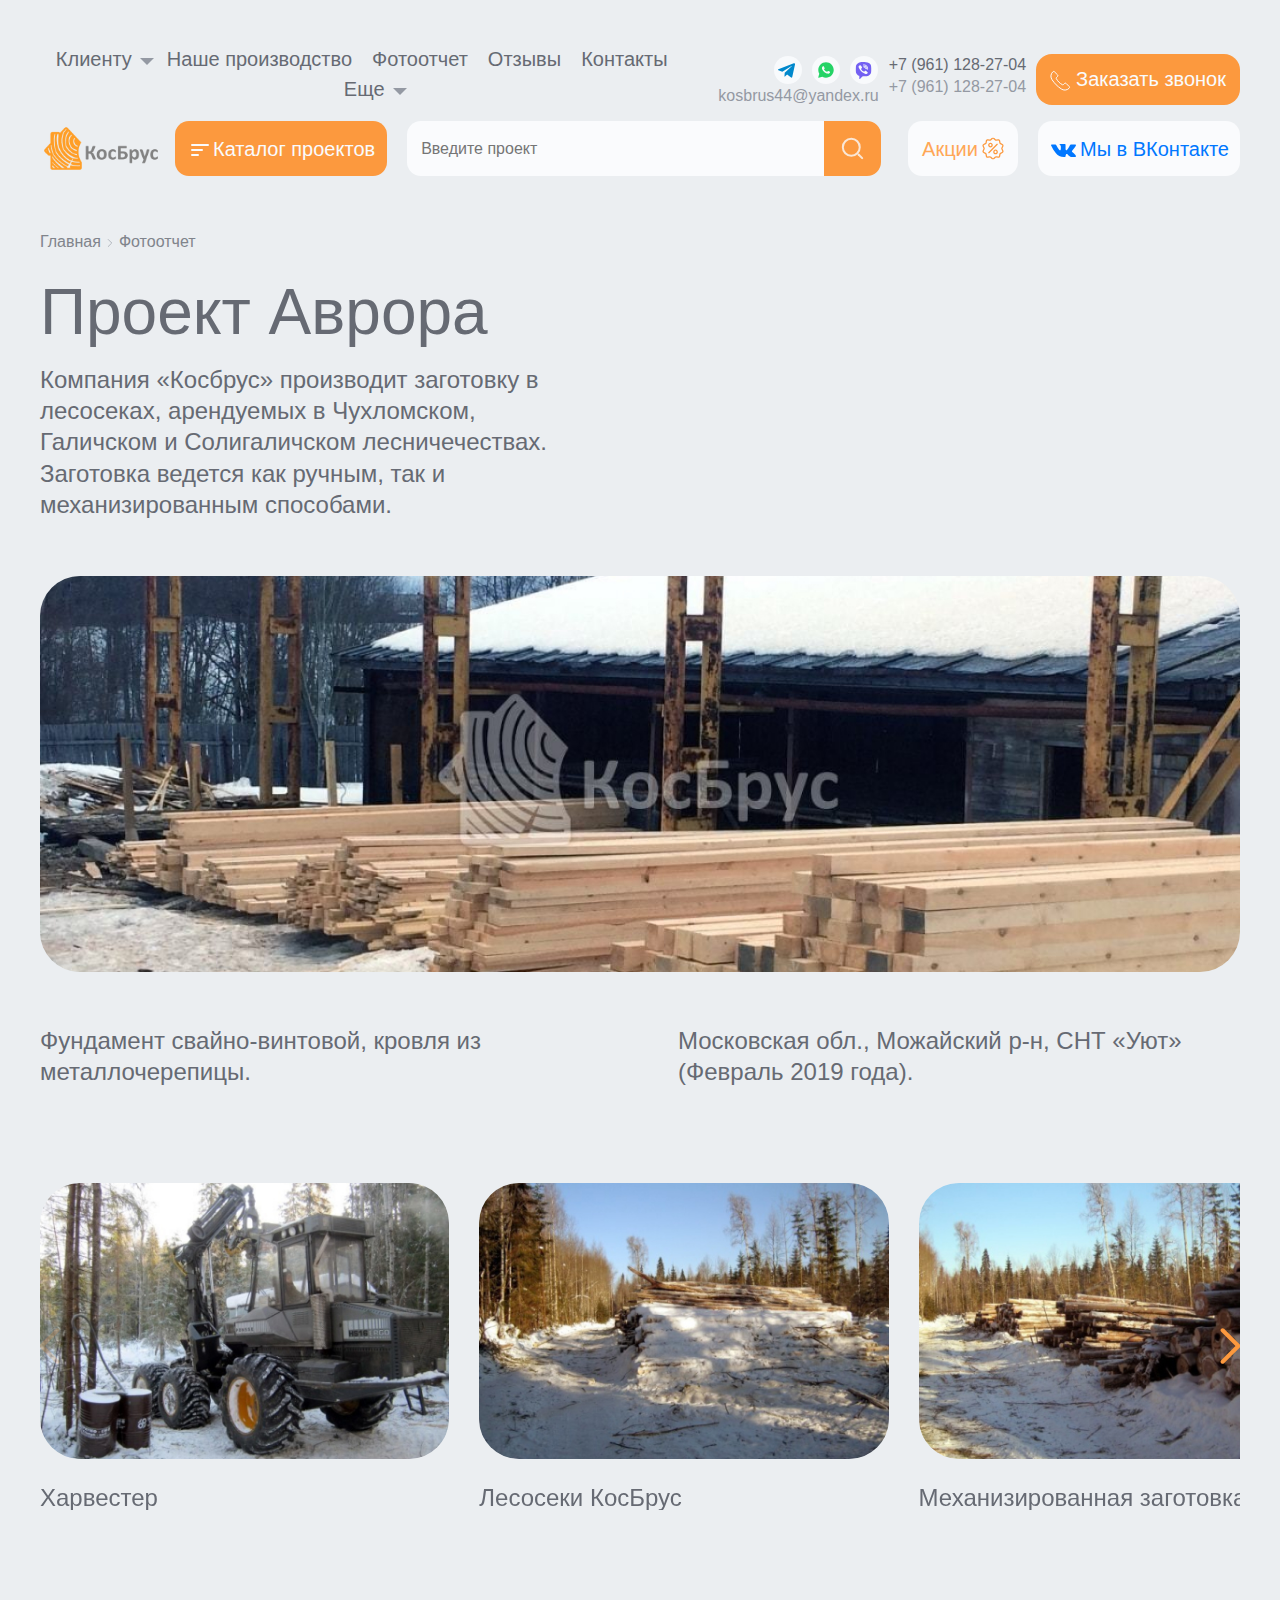
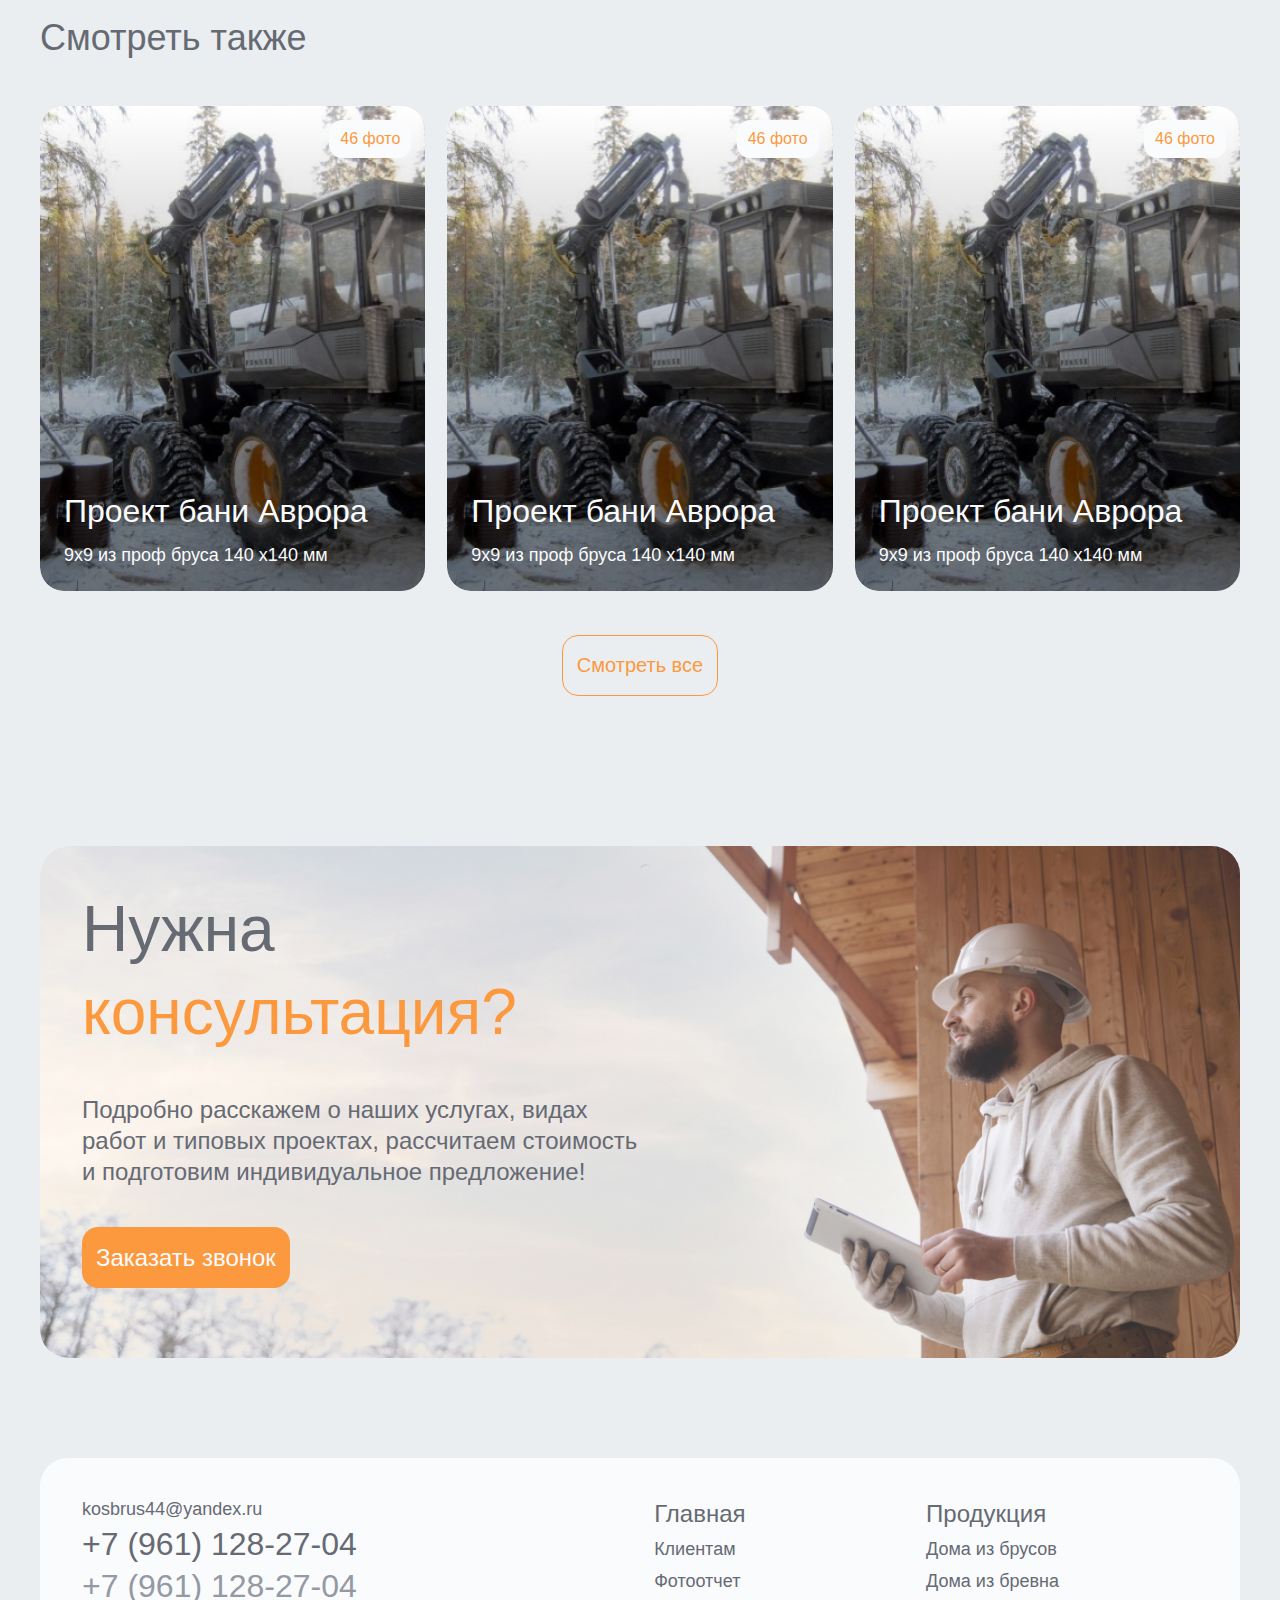
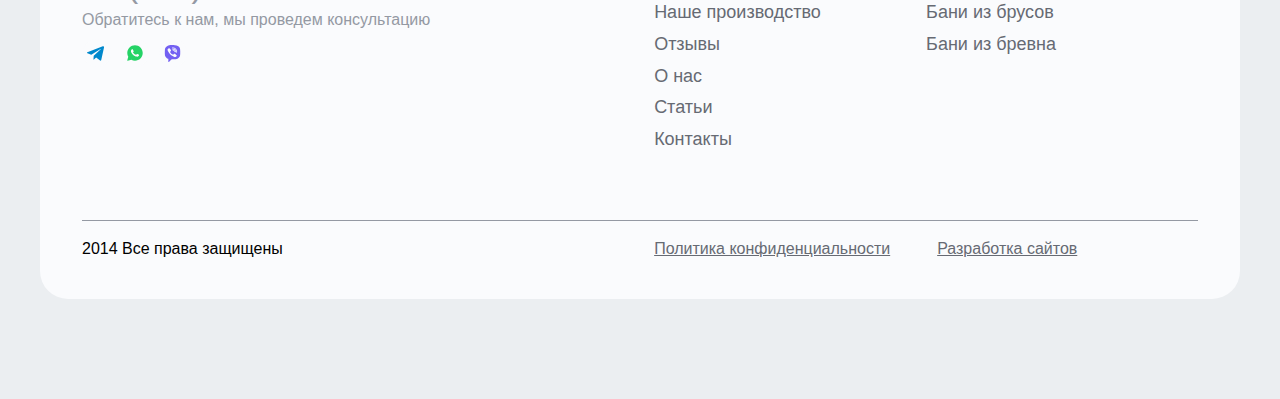
<file: project1.html>
<!DOCTYPE html>
<html lang="ru">

<head>
  <meta charset="UTF-8">
  <meta name="viewport" content="width=device-width, initial-scale=1.0">
  <title>КосБрус</title>

  <link href="fonts/Manrope-Regular.woff" as="font" type="font/woff" crossorigin="anonymous">
  <link href="fonts/Manrope-Regular.woff2" as="font" type="font/woff2" crossorigin="anonymous">
  <link href="fonts/Manrope-Medium.woff" as="font" type="font/woff" crossorigin="anonymous">
  <link href="fonts/Manrope-Medium.woff2" as="font" type="font/woff2" crossorigin="anonymous">
  <link href="fonts/Manrope-Bold.woff" as="font" type="font/woff" crossorigin="anonymous">
  <link href="fonts/Manrope-Bold.woff2" as="font" type="font/woff2" crossorigin="anonymous">

  <link rel="stylesheet" href="css/normalize.css">
  <link rel="stylesheet" href="css/swiper-bundle.min.css">
  <link rel="stylesheet" href="css/nouislider.min.css">
  <link rel="stylesheet" href="css/style.css">

  <script defer src="js/swiper-bundle.min.js"></script>
  <script defer src="js/nouislider.min.js"></script>
  <script defer src="js/wNumb.min.js"></script>
  <script src="https://api-maps.yandex.ru/2.1/?apikey=вашAPI-ключ&lang=ru_RU"></script>
  <script defer src="js/script.js"></script>
</head>

<body id="scroll">
  <header class="header">
    <div class="container header__container">
      <div class="header-top">
        <nav class="header-top__nav">
          <ul class="header-top__list">
            <li class="header-top__item">
              <div class="header-top__dropdown">
                <button class="header-top__dropdown-toggle">Клиенту</button>
                <ul class="header-top__dropdown-menu">
                  <li class="header-top__dropdown-item"><a class="header-top__dropdown-link" href="#">Ссылка 1</a></li>
                  <li class="header-top__dropdown-item"><a class="header-top__dropdown-link" href="#">Ссылка 2</a></li>
                  <li class="header-top__dropdown-item"><a class="header-top__dropdown-link" href="#">Ссылка 3</a></li>
                </ul>
              </div>
            </li>
            <li class="header-top__item"><a class="header-top__link" href="production.html" target="_blank">Наше производство</a></li>
            <li class="header-top__item"><a class="header-top__link" href="photos.html" target="_blank">Фотоотчет</a></li>
            <li class="header-top__item"><a class="header-top__link" href="review.html" target="_blank">Отзывы</a></li>
            <li class="header-top__item"><a class="header-top__link" href="contacts.html" target="_blank">Контакты</a></li>
            <li class="header-top__item">
              <div class="header-top__dropdown">
                <button class="header-top__dropdown-toggle">Еще</button>
                <ul class="header-top__dropdown-menu">
                  <li class="header-top__dropdown-item"><a class="header-top__dropdown-link" href="#">Ссылка 1</a></li>
                  <li class="header-top__dropdown-item"><a class="header-top__dropdown-link" href="#">Ссылка 2</a></li>
                  <li class="header-top__dropdown-item"><a class="header-top__dropdown-link" href="#">Ссылка 3</a></li>
                </ul>
              </div>
            </li>
          </ul>
        </nav>
        <button class="header-burger" aria-label="Открыть меню">
          <svg width="53" height="53" viewBox="0 0 53 53" fill="none" xmlns="http://www.w3.org/2000/svg">
            <path d="M11.0391 15.458H41.9557" stroke="#FC993E" stroke-width="4" stroke-linecap="round"/>
            <path d="M11.0391 26.5H33.1224" stroke="#FC993E" stroke-width="4" stroke-linecap="round"/>
            <path d="M11.0391 37.542H24.2891" stroke="#FC993E" stroke-width="4" stroke-linecap="round"/>
          </svg>
        </button>
        <div class="header-mobile__burger-menu">
          <button class="header-mobile__burger-close">
            <svg width="26" height="26" viewBox="0 0 26 26" fill="none" xmlns="http://www.w3.org/2000/svg">
              <path d="M6 6L19.8932 20.3868" stroke="#9499A3" stroke-width="2" stroke-linecap="round" stroke-linejoin="round"/>
              <path d="M20.0001 6.00005L5.88201 20.1662" stroke="#9499A3" stroke-width="2" stroke-linecap="round" stroke-linejoin="round"/>
            </svg>
          </button>
          <button class="header-bottom__menu-button-mob">Каталог&nbsp;<span class="btn-hidden">проектов</span></button>
          <div class="header-bottom__mob-menu">
            <button class="header-bottom__btn-back">Назад</button>
            <button class="header-mobile__menu-close">
              <svg width="26" height="26" viewBox="0 0 26 26" fill="none" xmlns="http://www.w3.org/2000/svg">
                <path d="M6 6L19.8932 20.3868" stroke="#9499A3" stroke-width="2" stroke-linecap="round" stroke-linejoin="round"/>
                <path d="M20.0001 6.00005L5.88201 20.1662" stroke="#9499A3" stroke-width="2" stroke-linecap="round" stroke-linejoin="round"/>
              </svg>
            </button>
            <div class="header-bottom__menu-left-mob">
              <button class="header-bottom__submenu-btn header-bottom__submenu-btn-mob header-bottom__submenu-btn__active"
                data-path="action">Акции</button>
              <button class="header-bottom__submenu-btn header-bottom__submenu-btn-mob" data-path="house1">Дома из бруса</button>
              <button class="header-bottom__submenu-btn header-bottom__submenu-btn-mob" data-path="house2">Дома из бревна</button>
              <button class="header-bottom__submenu-btn header-bottom__submenu-btn-mob" data-path="bath1">Баня из бруса</button>
              <button class="header-bottom__submenu-btn header-bottom__submenu-btn-mob" data-path="bath2">Баня из бревна</button>
            </div> 
            
            <div data-target="action" class="header-bottom__submenu header-bottom__submenu-mob">
              <button class="header-bottom__btn-back-sub">Назад</button>
              <button class="header-mobile__submenu-close">
                <svg width="26" height="26" viewBox="0 0 26 26" fill="none" xmlns="http://www.w3.org/2000/svg">
                  <path d="M6 6L19.8932 20.3868" stroke="#9499A3" stroke-width="2" stroke-linecap="round" stroke-linejoin="round"/>
                  <path d="M20.0001 6.00005L5.88201 20.1662" stroke="#9499A3" stroke-width="2" stroke-linecap="round" stroke-linejoin="round"/>
                </svg>
              </button>
              <div class="header-bottom__wrap-catalog">
                <div class="header-bottom__catalog-list">
                  <a class="header-bottom__table-link header-bottom__table-link-top" href="#">Размер</a>
                  <a href="#" class="header-bottom__table-link">6х9</a>
                  <a href="#" class="header-bottom__table-link">6х19</a>
                  <a href="#" class="header-bottom__table-link">16х9</a>
                  <a href="#" class="header-bottom__table-link">6х9</a>
                </div>
                <div class="header-bottom__catalog-list">
                  <a class="header-bottom__table-link header-bottom__table-link-top" href="#">Площадь</a>
                  <a href="#" class="header-bottom__table-link">100м2</a>
                  <a href="#" class="header-bottom__table-link">150м2</a>
                  <a href="#" class="header-bottom__table-link">100м2</a>
                  <a href="#" class="header-bottom__table-link">150м2</a>
                </div>
                <div class="header-bottom__catalog-list">
                  <a class="header-bottom__table-link header-bottom__table-link-top" href="#">Этаж</a>
                  <a href="#" class="header-bottom__table-link">1</a>
                  <a href="#" class="header-bottom__table-link">2</a>
                  <a href="#" class="header-bottom__table-link">3</a>
                  <a href="#" class="header-bottom__table-link">4</a>
                </div>
                <div class="header-bottom__catalog-list">
                  <a class="header-bottom__table-link header-bottom__table-link-top" href="#">Особенности</a>
                  <a href="#" class="header-bottom__table-link">С мансардой</a>
                  <a href="#" class="header-bottom__table-link">С баней</a>
                  <a href="#" class="header-bottom__table-link">С мансардой</a>
                  <a href="#" class="header-bottom__table-link">С мансардой</a>
                </div>
              </div>
              
            </div>
            <div data-target="house1" class="header-bottom__submenu header-bottom__submenu-mob">
              <button class="header-bottom__btn-back-sub">Назад</button>
              <button class="header-mobile__submenu-close">
                <svg width="26" height="26" viewBox="0 0 26 26" fill="none" xmlns="http://www.w3.org/2000/svg">
                  <path d="M6 6L19.8932 20.3868" stroke="#9499A3" stroke-width="2" stroke-linecap="round" stroke-linejoin="round"/>
                  <path d="M20.0001 6.00005L5.88201 20.1662" stroke="#9499A3" stroke-width="2" stroke-linecap="round" stroke-linejoin="round"/>
                </svg>
              </button>
              <div class="header-bottom__wrap-catalog">
                <div class="header-bottom__catalog-list">
                  <a class="header-bottom__table-link header-bottom__table-link-top" href="#">Размер</a>
                  <a href="#" class="header-bottom__table-link">6х9</a>
                  <a href="#" class="header-bottom__table-link">6х9</a>
                  <a href="#" class="header-bottom__table-link">6х9</a>
                  <a href="#" class="header-bottom__table-link">6х9</a>
                </div>
                <div class="header-bottom__catalog-list">
                  <a class="header-bottom__table-link header-bottom__table-link-top" href="#">Площадь</a>
                  <a href="#" class="header-bottom__table-link">150м2</a>
                  <a href="#" class="header-bottom__table-link">150м2</a>
                  <a href="#" class="header-bottom__table-link">150м2</a>
                  <a href="#" class="header-bottom__table-link">150м2</a>
                </div>
                <div class="header-bottom__catalog-list">
                  <a class="header-bottom__table-link header-bottom__table-link-top" href="#">Этаж</a>
                  <a href="#" class="header-bottom__table-link">1</a>
                  <a href="#" class="header-bottom__table-link">2</a>
                  <a href="#" class="header-bottom__table-link">3</a>
                  <a href="#" class="header-bottom__table-link">4</a>
                </div>
                <div class="header-bottom__catalog-list">
                  <a class="header-bottom__table-link header-bottom__table-link-top" href="#">Особенности</a>
                  <a href="#" class="header-bottom__table-link">С мансардой</a>
                  <a href="#" class="header-bottom__table-link">С баней</a>
                  <a href="#" class="header-bottom__table-link">С мансардой</a>
                  <a href="#" class="header-bottom__table-link">С мансардой</a>
                </div>
              </div>
            </div>
            <div data-target="house2" class="header-bottom__submenu header-bottom__submenu-mob">
              <button class="header-bottom__btn-back-sub">Назад</button>
              <button class="header-mobile__submenu-close">
                <svg width="26" height="26" viewBox="0 0 26 26" fill="none" xmlns="http://www.w3.org/2000/svg">
                  <path d="M6 6L19.8932 20.3868" stroke="#9499A3" stroke-width="2" stroke-linecap="round" stroke-linejoin="round"/>
                  <path d="M20.0001 6.00005L5.88201 20.1662" stroke="#9499A3" stroke-width="2" stroke-linecap="round" stroke-linejoin="round"/>
                </svg>
              </button>
              <div class="header-bottom__wrap-catalog">
                <div class="header-bottom__catalog-list">
                  <a class="header-bottom__table-link header-bottom__table-link-top" href="#">Размер</a>
                  <a href="#" class="header-bottom__table-link">6х9</a>
                  <a href="#" class="header-bottom__table-link">7х9</a>
                  <a href="#" class="header-bottom__table-link">6х9</a>
                  <a href="#" class="header-bottom__table-link">8х9</a>
                </div>
                <div class="header-bottom__catalog-list">
                  <a class="header-bottom__table-link header-bottom__table-link-top" href="#">Площадь</a>
                  <a href="#" class="header-bottom__table-link">150м2</a>
                  <a href="#" class="header-bottom__table-link">150м2</a>
                  <a href="#" class="header-bottom__table-link">150м2</a>
                  <a href="#" class="header-bottom__table-link">150м2</a>
                </div>
                <div class="header-bottom__catalog-list">
                  <a class="header-bottom__table-link header-bottom__table-link-top" href="#">Этаж</a>
                  <a href="#" class="header-bottom__table-link">1</a>
                  <a href="#" class="header-bottom__table-link">2</a>
                  <a href="#" class="header-bottom__table-link">3</a>
                  <a href="#" class="header-bottom__table-link">4</a>
                </div>
                <div class="header-bottom__catalog-list">
                  <a class="header-bottom__table-link header-bottom__table-link-top" href="#">Особенности</a>
                  <a href="#" class="header-bottom__table-link">С мансардой</a>
                  <a href="#" class="header-bottom__table-link">С баней</a>
                  <a href="#" class="header-bottom__table-link">С мансардой</a>
                  <a href="#" class="header-bottom__table-link">С мансардой</a>
                </div>
              </div>
            </div>
            <div data-target="bath1" class="header-bottom__submenu header-bottom__submenu-mob">
              <button class="header-bottom__btn-back-sub">Назад</button>
              <button class="header-mobile__submenu-close">
                <svg width="26" height="26" viewBox="0 0 26 26" fill="none" xmlns="http://www.w3.org/2000/svg">
                  <path d="M6 6L19.8932 20.3868" stroke="#9499A3" stroke-width="2" stroke-linecap="round" stroke-linejoin="round"/>
                  <path d="M20.0001 6.00005L5.88201 20.1662" stroke="#9499A3" stroke-width="2" stroke-linecap="round" stroke-linejoin="round"/>
                </svg>
              </button>
              <div class="header-bottom__wrap-catalog">
                <div class="header-bottom__catalog-list">
                  <a class="header-bottom__table-link header-bottom__table-link-top" href="#">Размер</a>
                  <a href="#" class="header-bottom__table-link">6х9</a>
                  <a href="#" class="header-bottom__table-link">6х9</a>
                  <a href="#" class="header-bottom__table-link">6х9</a>
                  <a href="#" class="header-bottom__table-link">6х9</a>
                </div>
                <div class="header-bottom__catalog-list">
                  <a class="header-bottom__table-link header-bottom__table-link-top" href="#">Площадь</a>
                  <a href="#" class="header-bottom__table-link">150м2</a>
                  <a href="#" class="header-bottom__table-link">150м2</a>
                  <a href="#" class="header-bottom__table-link">150м2</a>
                  <a href="#" class="header-bottom__table-link">150м2</a>
                </div>
                <div class="header-bottom__catalog-list">
                  <a class="header-bottom__table-link header-bottom__table-link-top" href="#">Этаж</a>
                  <a href="#" class="header-bottom__table-link">1</a>
                  <a href="#" class="header-bottom__table-link">2</a>
                  <a href="#" class="header-bottom__table-link">3</a>
                  <a href="#" class="header-bottom__table-link">4</a>
                </div>
                <div class="header-bottom__catalog-list">
                  <a class="header-bottom__table-link header-bottom__table-link-top" href="#">Особенности</a>
                  <a href="#" class="header-bottom__table-link">С мансардой</a>
                  <a href="#" class="header-bottom__table-link">С баней</a>
                  <a href="#" class="header-bottom__table-link">С мансардой</a>
                  <a href="#" class="header-bottom__table-link">С мансардой</a>
                </div>
              </div>
            </div>
            <div data-target="bath2" class="header-bottom__submenu header-bottom__submenu-mob">
              <button class="header-bottom__btn-back-sub">Назад</button>
              <div class="header-bottom__catalog-list">
                <a class="header-bottom__table-link header-bottom__table-link-top" href="#">Размер</a>
                <a href="#" class="header-bottom__table-link">6х9</a>
                <a href="#" class="header-bottom__table-link">16х9</a>
                <a href="#" class="header-bottom__table-link">6х9</a>
                <a href="#" class="header-bottom__table-link">9х9</a>
              </div>
              <div class="header-bottom__catalog-list">
                <a class="header-bottom__table-link header-bottom__table-link-top" href="#">Площадь</a>
                <a href="#" class="header-bottom__table-link">150м2</a>
                <a href="#" class="header-bottom__table-link">100м2</a>
                <a href="#" class="header-bottom__table-link">150м2</a>
                <a href="#" class="header-bottom__table-link">190м2</a>
              </div>
              <div class="header-bottom__catalog-list">
                <a class="header-bottom__table-link header-bottom__table-link-top" href="#">Этаж</a>
                <a href="#" class="header-bottom__table-link">1</a>
                <a href="#" class="header-bottom__table-link">2</a>
                <a href="#" class="header-bottom__table-link">3</a>
                <a href="#" class="header-bottom__table-link">4</a>
              </div>
              <div class="header-bottom__catalog-list">
                <a class="header-bottom__table-link header-bottom__table-link-top" href="#">Особенности</a>
                <a href="#" class="header-bottom__table-link">С мансардой</a>
                <a href="#" class="header-bottom__table-link">С баней</a>
                <a href="#" class="header-bottom__table-link">С мансардой</a>
                <a href="#" class="header-bottom__table-link">С мансардой</a>
              </div>
            </div>
          </div>
          <nav class="header-mobile__burger-nav">
            <ul class="header-mobile__list">
              <li class="header-mobile__item">
                <div class="header-top__dropdown">
                  <button class="header-top__dropdown-toggle dropdown-toggle__mob ">Клиенту</button>
                  <ul class="header-top__dropdown-menu">
                    <li class="header-top__dropdown-item"><a class="header-top__dropdown-link" href="#">Ссылка 1</a></li>
                    <li class="header-top__dropdown-item"><a class="header-top__dropdown-link" href="#">Ссылка 2</a></li>
                    <li class="header-top__dropdown-item"><a class="header-top__dropdown-link" href="#">Ссылка 3</a></li>
                  </ul>
                </div>
              </li>
              <li class="header-mobile__item"><a class="header-mobile__link header-top__link" href="production.html" target="_blank">Наше производство</a></li>
              <li class="header-mobile__item"><a class="header-mobile__link header-top__link" href="photos.html" target="_blank">Фотоотчет</a></li>
              <li class="header-mobile__item"><a class="header-mobile__link header-top__link" href="review.html" target="_blank">Отзывы</a></li>
              <li class="header-mobile__item"><a class="header-mobile__link header-top__link" href="contacts.html" target="_blank">Контакты</a></li>
              <li class="header-mobile__item">
                <div class="header-top__dropdown">
                  <button class="header-top__dropdown-toggle dropdown-toggle__mob">Еще</button>
                  <ul class="header-top__dropdown-menu">
                    <li class="header-top__dropdown-item"><a class="header-top__dropdown-link" href="#">Ссылка 1</a></li>
                    <li class="header-top__dropdown-item"><a class="header-top__dropdown-link" href="#">Ссылка 2</a></li>
                    <li class="header-top__dropdown-item"><a class="header-top__dropdown-link" href="#">Ссылка 3</a></li>
                  </ul>
                </div>
              </li>
            </ul>
          </nav>
          <ul class="header-top__list-icon">
            <li class="header-top__item-icon">
              <a class="header-top__link-icon" href="#">
                <img src="img/telegram.svg" alt="Иконка Телеграм">
              </a>
            </li>
            <li class="header-top__item-icon">
              <a class="header-top__link-icon" href="#">
                <img src="img/whatsapp.svg" alt="Иконка What's app">
              </a>
            </li>
            <li class="header-top__item-icon">
              <a class="header-top__link-icon" href="#">
                <img src="img/viber.svg" alt="Иконка Viber">
              </a>
            </li>
          </ul>
          <a class="header-top__mail" href="mailto:kosbrus44@yandex.ru">kosbrus44@yandex.ru</a>
          <ul class="header-top__phone-list header-mobile__phone-list">
            <li class="header-top__phone-item"><a class="header-top__phone-link header-top__phone-top"
                href="tel:+79611282704">+7&nbsp;(961)&nbsp;128-27-04</a></li>
            <li class="header-top__phone-item"><a class="header-top__phone-link"
                href="tel:+79611282704">+7&nbsp;(961)&nbsp;128-27-04</a></li>
          </ul>
          <button class="header-top__btn-phone header-mobile__btn-phone form-btn">Заказать звонок</button>
        </div>
        <button class="btn-search__mob">
          <svg width="30" height="30" viewBox="0 0 30 30" fill="none" xmlns="http://www.w3.org/2000/svg">
            <g opacity="0.8">
            <circle cx="13.75" cy="13.75" r="8.75" stroke="#FC993E" stroke-width="2"/>
            <path d="M25 25L21.25 21.25" stroke="#FC993E" stroke-width="2" stroke-linecap="round"/>
            </g>
          </svg>
        </button>
        <img class="logo-mob" src="img/logo-mob.svg" alt="Логотип">
        <div class="header-top__contacts">
          <div class="header-top__contacts-social">
            <ul class="header-top__list-icon">
              <li class="header-top__item-icon">
                <a class="header-top__link-icon" href="#">
                  <img src="img/telegram.svg" alt="Иконка Телеграм">
                </a>
              </li>
              <li class="header-top__item-icon">
                <a class="header-top__link-icon" href="#">
                  <img src="img/whatsapp.svg" alt="Иконка What's app">
                </a>
              </li>
              <li class="header-top__item-icon">
                <a class="header-top__link-icon" href="#">
                  <img src="img/viber.svg" alt="Иконка Viber">
                </a>
              </li>
            </ul>
            <a class="header-top__mail" href="mailto:kosbrus44@yandex.ru">kosbrus44@yandex.ru</a>
          </div>
          <ul class="header-top__phone-list">
            <li class="header-top__phone-item"><a class="header-top__phone-link header-top__phone-top"
                href="tel:+79611282704">+7&nbsp;(961)&nbsp;128-27-04</a></li>
            <li class="header-top__phone-item"><a class="header-top__phone-link"
                href="tel:+79611282704">+7&nbsp;(961)&nbsp;128-27-04</a></li>
          </ul>
          <button class="header-top__btn-phone form-btn">Заказать звонок</button>
          <div class="modal-overlay-order modal-overlay">
            <div class="modal modal-order">
              <h3 class="modal-heading">Сделать заказ</h3>
              <span class="modal-order__text">Пожалуйста, заполните форму и мы с вами свяжемся</span>
              <form class="modal-order__form" action="#">
                <input class="modal-order__input" type="text" placeholder="Введите ваше имя">
                <input class="modal-order__input" type="email" name="mail" id="mail" placeholder="Введите вашу почту">
                <input class="modal-order__input modal-order__input-last" type="text" placeholder="Комментарий">
                <div class="modal-order__filters">
                  <div class="modal-order__left-filter">
                    <span class="modal-order__filter-text">Тип проекта</span>
                    <ul class="checkbox_list">
                      <li class="checkbox__item">
                        <label for="check_1">
                          <input type="checkbox" name="check_1" id="check_1" class="modal-order__checkbox">под усадку
                          <span></span>
                        </label>
                      </li>
                      <li class="checkbox__item">
                        <label for="check_2">
                          <input type="checkbox" id="check_2" name="check_2" class="modal-order__checkbox">под ключ
                          <span></span>
                        </label>
                      </li>
                    </ul>
                  </div>
                  <div class="modal-order__right-filter">
                    <span class="modal-order__filter-text">Доп. услуги</span>
                    <ul class="checkbox_list">
                      <li class="checkbox__item">
                        <label for="check_3">
                          <input type="checkbox" name="check_3" id="check_3" class="modal-order__checkbox">фундамент
                          <span></span>
                        </label>
                      </li>
                      <li class="checkbox__item">
                        <label for="check_4">
                          <input type="checkbox" id="check_4" name="check_4" class="modal-order__checkbox">кровля
                          <span></span>
                        </label>
                      </li>
                      <li class="checkbox__item">
                        <label for="check_5">
                          <input type="checkbox" id="check_5" name="check_5" class="modal-order__checkbox">отопление
                          <span></span>
                        </label>  
                      </li>
                      <li class="checkbox__item">
                        <label for="check_6">
                          <input type="checkbox" id="check_6" name="check_6" class="modal-order__checkbox">электричество
                          <span></span>
                        </label>
                      </li>
                      <li class="checkbox__item">
                        <label for="check_7">
                          <input type="checkbox" id="check_7" name="check_7" class="modal-order__checkbox">сантехника
                          <span></span>
                        </label>
                      </li>
                    </ul>
                  </div>
                </div>
                <button class="modal-order__form-btn" type="submit">Обсудить проект</button>
              </form>
              <button class="close-btn">
                <svg width="46" height="46" viewBox="0 0 46 46" fill="none" xmlns="http://www.w3.org/2000/svg">
                  <path d="M10.6172 10.6155L35.1974 36.069" stroke="#666A73" stroke-width="4" stroke-linecap="round"
                    stroke-linejoin="round" />
                  <path d="M35.3829 10.6156L10.4048 35.6788" stroke="#666A73" stroke-width="4" stroke-linecap="round"
                    stroke-linejoin="round" />
                </svg>
              </button>
            </div>
          </div>
        </div>
      </div>
      <div class="header-bottom">
        <div class="header-bottom__left">
          <a class="header-bottom__logo" href="index.html">
            <img src="img/logo.svg" alt="Логотип">
          </a>
          <button class="header-bottom__menu-button">Каталог&nbsp;<span class="btn-hidden">проектов</span></button>
        </div>
        
        <div class="header-bottom__right">
          <div class="header-bottom__search-container">
            <form action="#" class="header-bottom__search-form">
              <input class="header-bottom__search-input" type="text" placeholder="Введите проект">
              <button class="header-bottom__search-btn" type="submit"></button>
            </form>
            <div class="header-bottom__search-menu hidden">
              <span class="header-bottom__search-title">Популярные запросы</span>
              <ul class="header-bottom__search-list">
                <li class="header-bottom__search-item"><a class="header-bottom__search-link" href="#">дом из бруса 6х6</a>
                </li>
                <li class="header-bottom__search-item"><a class="header-bottom__search-link" href="#">дом из бруса 6х6</a>
                </li>
                <li class="header-bottom__search-item"><a class="header-bottom__search-link" href="#">дом из бруса 6х6</a>
                </li>
                <li class="header-bottom__search-item"><a class="header-bottom__search-link" href="#">дом из бруса 6х6</a>
                </li>
              </ul>
            </div>
          </div>
          <a class="header-bottom__action-link btn-hidden" href="#" target="_blank">Акции</a>
          <a class="header-bottom__vk-link" href="#" target="_blank">Мы в ВКонтакте</a>
        </div>

        <div class="header-bottom__menu">
          <div class="header-bottom__menu-left">
            <button class="header-bottom__submenu-btn header-bottom__submenu-btn__active"
              data-path="action">Акции</button>
            <button class="header-bottom__submenu-btn" data-path="house1">Дома из бруса</button>
            <button class="header-bottom__submenu-btn" data-path="house2">Дома из бревна</button>
            <button class="header-bottom__submenu-btn" data-path="bath1">Баня из бруса</button>
            <button class="header-bottom__submenu-btn" data-path="bath2">Баня из бревна</button>
          </div> 
          <div class="header-bottom__wrap-table">
            <div data-target="action" class="header-bottom__submenu header-bottom__submenu__active">
              <div class="header-bottom__catalog-list">
                <a class="header-bottom__table-link header-bottom__table-link-top" href="#">Размер</a>
                <a href="#" class="header-bottom__table-link">6х9</a>
                <a href="#" class="header-bottom__table-link">6х19</a>
                <a href="#" class="header-bottom__table-link">16х9</a>
                <a href="#" class="header-bottom__table-link">6х9</a>
              </div>
              <div class="header-bottom__catalog-list">
                <a class="header-bottom__table-link header-bottom__table-link-top" href="#">Площадь</a>
                <a href="#" class="header-bottom__table-link">100м2</a>
                <a href="#" class="header-bottom__table-link">150м2</a>
                <a href="#" class="header-bottom__table-link">100м2</a>
                <a href="#" class="header-bottom__table-link">150м2</a>
              </div>
              <div class="header-bottom__catalog-list">
                <a class="header-bottom__table-link header-bottom__table-link-top" href="#">Этаж</a>
                <a href="#" class="header-bottom__table-link">1</a>
                <a href="#" class="header-bottom__table-link">2</a>
                <a href="#" class="header-bottom__table-link">3</a>
                <a href="#" class="header-bottom__table-link">4</a>
              </div>
              <div class="header-bottom__catalog-list">
                <a class="header-bottom__table-link header-bottom__table-link-top" href="#">Особенности</a>
                <a href="#" class="header-bottom__table-link">С мансардой</a>
                <a href="#" class="header-bottom__table-link">С баней</a>
                <a href="#" class="header-bottom__table-link">С мансардой</a>
                <a href="#" class="header-bottom__table-link">С мансардой</a>
              </div>
            </div>
            <div data-target="house1" class="header-bottom__submenu">
              <div class="header-bottom__catalog-list">
                <a class="header-bottom__table-link header-bottom__table-link-top" href="#">Размер</a>
                <a href="#" class="header-bottom__table-link">6х9</a>
                <a href="#" class="header-bottom__table-link">6х9</a>
                <a href="#" class="header-bottom__table-link">6х9</a>
                <a href="#" class="header-bottom__table-link">6х9</a>
              </div>
              <div class="header-bottom__catalog-list">
                <a class="header-bottom__table-link header-bottom__table-link-top" href="#">Площадь</a>
                <a href="#" class="header-bottom__table-link">150м2</a>
                <a href="#" class="header-bottom__table-link">150м2</a>
                <a href="#" class="header-bottom__table-link">150м2</a>
                <a href="#" class="header-bottom__table-link">150м2</a>
              </div>
              <div class="header-bottom__catalog-list">
                <a class="header-bottom__table-link header-bottom__table-link-top" href="#">Этаж</a>
                <a href="#" class="header-bottom__table-link">1</a>
                <a href="#" class="header-bottom__table-link">2</a>
                <a href="#" class="header-bottom__table-link">3</a>
                <a href="#" class="header-bottom__table-link">4</a>
              </div>
              <div class="header-bottom__catalog-list">
                <a class="header-bottom__table-link header-bottom__table-link-top" href="#">Особенности</a>
                <a href="#" class="header-bottom__table-link">С мансардой</a>
                <a href="#" class="header-bottom__table-link">С баней</a>
                <a href="#" class="header-bottom__table-link">С мансардой</a>
                <a href="#" class="header-bottom__table-link">С мансардой</a>
              </div>
            </div>
            <div data-target="house2" class="header-bottom__submenu">
              <div class="header-bottom__catalog-list">
                <a class="header-bottom__table-link header-bottom__table-link-top" href="#">Размер</a>
                <a href="#" class="header-bottom__table-link">6х9</a>
                <a href="#" class="header-bottom__table-link">7х9</a>
                <a href="#" class="header-bottom__table-link">6х9</a>
                <a href="#" class="header-bottom__table-link">8х9</a>
              </div>
              <div class="header-bottom__catalog-list">
                <a class="header-bottom__table-link header-bottom__table-link-top" href="#">Площадь</a>
                <a href="#" class="header-bottom__table-link">150м2</a>
                <a href="#" class="header-bottom__table-link">150м2</a>
                <a href="#" class="header-bottom__table-link">150м2</a>
                <a href="#" class="header-bottom__table-link">150м2</a>
              </div>
              <div class="header-bottom__catalog-list">
                <a class="header-bottom__table-link header-bottom__table-link-top" href="#">Этаж</a>
                <a href="#" class="header-bottom__table-link">1</a>
                <a href="#" class="header-bottom__table-link">2</a>
                <a href="#" class="header-bottom__table-link">3</a>
                <a href="#" class="header-bottom__table-link">4</a>
              </div>
              <div class="header-bottom__catalog-list">
                <a class="header-bottom__table-link header-bottom__table-link-top" href="#">Особенности</a>
                <a href="#" class="header-bottom__table-link">С мансардой</a>
                <a href="#" class="header-bottom__table-link">С баней</a>
                <a href="#" class="header-bottom__table-link">С мансардой</a>
                <a href="#" class="header-bottom__table-link">С мансардой</a>
              </div>
            </div>
            <div data-target="bath1" class="header-bottom__submenu">
              <div class="header-bottom__catalog-list">
                <a class="header-bottom__table-link header-bottom__table-link-top" href="#">Размер</a>
                <a href="#" class="header-bottom__table-link">6х9</a>
                <a href="#" class="header-bottom__table-link">6х9</a>
                <a href="#" class="header-bottom__table-link">6х9</a>
                <a href="#" class="header-bottom__table-link">6х9</a>
              </div>
              <div class="header-bottom__catalog-list">
                <a class="header-bottom__table-link header-bottom__table-link-top" href="#">Площадь</a>
                <a href="#" class="header-bottom__table-link">150м2</a>
                <a href="#" class="header-bottom__table-link">150м2</a>
                <a href="#" class="header-bottom__table-link">150м2</a>
                <a href="#" class="header-bottom__table-link">150м2</a>
              </div>
              <div class="header-bottom__catalog-list">
                <a class="header-bottom__table-link header-bottom__table-link-top" href="#">Этаж</a>
                <a href="#" class="header-bottom__table-link">1</a>
                <a href="#" class="header-bottom__table-link">2</a>
                <a href="#" class="header-bottom__table-link">3</a>
                <a href="#" class="header-bottom__table-link">4</a>
              </div>
              <div class="header-bottom__catalog-list">
                <a class="header-bottom__table-link header-bottom__table-link-top" href="#">Особенности</a>
                <a href="#" class="header-bottom__table-link">С мансардой</a>
                <a href="#" class="header-bottom__table-link">С баней</a>
                <a href="#" class="header-bottom__table-link">С мансардой</a>
                <a href="#" class="header-bottom__table-link">С мансардой</a>
              </div>
            </div>
            <div data-target="bath2" class="header-bottom__submenu">
              <div class="header-bottom__catalog-list">
                <a class="header-bottom__table-link header-bottom__table-link-top" href="#">Размер</a>
                <a href="#" class="header-bottom__table-link">6х9</a>
                <a href="#" class="header-bottom__table-link">16х9</a>
                <a href="#" class="header-bottom__table-link">6х9</a>
                <a href="#" class="header-bottom__table-link">9х9</a>
              </div>
              <div class="header-bottom__catalog-list">
                <a class="header-bottom__table-link header-bottom__table-link-top" href="#">Площадь</a>
                <a href="#" class="header-bottom__table-link">150м2</a>
                <a href="#" class="header-bottom__table-link">100м2</a>
                <a href="#" class="header-bottom__table-link">150м2</a>
                <a href="#" class="header-bottom__table-link">190м2</a>
              </div>
              <div class="header-bottom__catalog-list">
                <a class="header-bottom__table-link header-bottom__table-link-top" href="#">Этаж</a>
                <a href="#" class="header-bottom__table-link">1</a>
                <a href="#" class="header-bottom__table-link">2</a>
                <a href="#" class="header-bottom__table-link">3</a>
                <a href="#" class="header-bottom__table-link">4</a>
              </div>
              <div class="header-bottom__catalog-list">
                <a class="header-bottom__table-link header-bottom__table-link-top" href="#">Особенности</a>
                <a href="#" class="header-bottom__table-link">С мансардой</a>
                <a href="#" class="header-bottom__table-link">С баней</a>
                <a href="#" class="header-bottom__table-link">С мансардой</a>
                <a href="#" class="header-bottom__table-link">С мансардой</a>
              </div>
            </div>
          </div>
        </div>
        
        
        
        
      </div>
      
    </div>
  </header>
  <main>
    <section class="section-project-one container">
      <nav aria-label="breadcrumb">
        <ul class="breadcrumb">
          <li>
            <a href="index.html">Главная</a>
          </li>  
          <li>Фотоотчет</li>
        </ul>
      </nav>
      <h2 class="heading-h2">Проект Аврора</h2>
      <div class="section-blog__left">
        <p class="section-blog__descr">Компания «Косбрус» производит заготовку в лесосеках, арендуемых в Чухломском, Галичском и Солигаличском лесничечествах. Заготовка ведется как ручным, так и механизированным способами.</p>
      </div>
      <img class="section-forest__img section-project-one__img" src="img/forest.jpg" alt="Лесозаготовка">
      <div class="section-blog__content">
        <div class="section-blog__left">
          <p class="section-blog__descr section-forest__descr">Фундамент свайно-винтовой, кровля из металлочерепицы.</p>
        </div>
        <div class="section-blog__right section-forest__right">
          <p class="section-blog__descr section-forest__descr">Московская обл., Можайский р-н, СНТ «Уют» (Февраль 2019 года).</p>
        </div>
      </div>
      <div class="section-forest__swiper swiper">
        <div class="swiper-wrapper">
          <div class="swiper-slide section-forest__slide">  
            <img class="section-forest__slide-img" src="img/for-sl1.jpg" alt="Фото лесозаготовки">
            <span class="section-forest__slide-title">Харвестер</span>
          </div>
          <div class="swiper-slide section-forest__slide">  
            <img class="section-forest__slide-img" src="img/for-sl2.jpg" alt="Фото лесозаготовки">
            <span class="section-forest__slide-title">Лесосеки КосБрус</span>
          </div>
          <div class="swiper-slide section-forest__slide">  
            <img class="section-forest__slide-img" src="img/for-sl3.jpg" alt="Фото лесозаготовки">
            <span class="section-forest__slide-title">Механизированная заготовка</span>
          </div>
          <div class="swiper-slide section-forest__slide">  
            <img class="section-forest__slide-img" src="img/for-sl1.jpg" alt="Фото лесозаготовки">
            <span class="section-forest__slide-title">Харвестер</span>
          </div>
          <div class="swiper-slide section-forest__slide">  
            <img class="section-forest__slide-img" src="img/for-sl2.jpg" alt="Фото лесозаготовки">
            <span class="section-forest__slide-title">Лесосеки КосБрус</span>
          </div>
          <div class="swiper-slide section-forest__slide">  
            <img class="section-forest__slide-img" src="img/for-sl3.jpg" alt="Фото лесозаготовки">
            <span class="section-forest__slide-title">Механизированная заготовка</span>
          </div>
        </div>
        <!-- Кнопки навигации -->
        <button class="sw-btn section-main__btn section-main__btn-left section-forest__btn-left">
          <svg width="21" height="37" viewBox="0 0 21 37" fill="none" xmlns="http://www.w3.org/2000/svg">
            <path d="M18.375 2.75L2.625 18.5L18.375 34.25" stroke="#FC993E" stroke-width="4" stroke-linecap="round" stroke-linejoin="round"/>
          </svg>
        </button>
        <button class="sw-btn section-main__btn section-main__btn-right section-forest__btn-right">
          <svg width="21" height="37" viewBox="0 0 21 37" fill="none" xmlns="http://www.w3.org/2000/svg">
            <path d="M2.625 2.75L18.375 18.5L2.625 34.25" stroke="#FC993E" stroke-width="4" stroke-linecap="round" stroke-linejoin="round"/>
          </svg>
        </button>
      </div>  
    </section>
    <section class="section-blog container">
      <span class="section-blog__subtitle">Смотреть также</span>
      <ul class="section-blog__grid articles-list">
        <li class="section-blog__card project-card">
          <a class="project-card__link" href="#">
            <span class="project-card__label">46 фото</span>
            <h3 class="project-card__title">Проект бани Аврора</h3>
            <span class="project-card__text">9х9 из проф бруса 140 х140 мм</span>
          </a>
        </li>
        <li class="section-blog__card project-card">
          <a class="project-card__link" href="#">
            <span class="project-card__label">46 фото</span>
            <h3 class="project-card__title">Проект бани Аврора</h3>
            <span class="project-card__text">9х9 из проф бруса 140 х140 мм</span>
          </a>
        </li>
        <li class="section-blog__card project-card">
          <a class="project-card__link" href="#">
            <span class="project-card__label">46 фото</span>
            <h3 class="project-card__title">Проект бани Аврора</h3>
            <span class="project-card__text">9х9 из проф бруса 140 х140 мм</span>
          </a>
        </li>
        <li class="section-blog__card project-card hidden">
          <a class="project-card__link" href="#">
            <span class="project-card__label">46 фото</span>
            <h3 class="project-card__title">Проект бани Аврора</h3>
            <span class="project-card__text">9х9 из проф бруса 140 х140 мм</span>
          </a>
        </li>
        <li class="section-blog__card project-card hidden">
          <a class="project-card__link" href="#">
            <span class="project-card__label">46 фото</span>
            <h3 class="project-card__title">Проект бани Аврора</h3>
            <span class="project-card__text">9х9 из проф бруса 140 х140 мм</span>
          </a>
        </li>
        <li class="section-blog__card project-card hidden">
          <a class="project-card__link" href="#">
            <span class="project-card__label">46 фото</span>
            <h3 class="project-card__title">Проект бани Аврора</h3>
            <span class="project-card__text">9х9 из проф бруса 140 х140 мм</span>
          </a>
        </li>
      </ul>
      <button class="button-all-blog transparent-btn show-more-btn">Смотреть все</button>
    </section>
    <section class="section-cons container">
      <div class="section-cons__container">
        <div class="section-cons__content">
          <h2 class="section-filter__heading heading-h2">Нужна <span class="heading-color">консультация?</span></h2>
          <p class="section-cons__descr">Подробно расскажем о наших услугах, видах работ и типовых проектах, рассчитаем стоимость и подготовим индивидуальное предложение!</p>
          <button class="section-cons__btn form-btn">Заказать звонок</button>
        </div>
      </div>
    </section>
  </main>
  <footer class="footer container">
    <div class="footer__container">
      <div class="footer-top">
        <div class="footer-top__left">
          <a class="footer-top__mail" href="mailto:kosbrus44@yandex.ru">kosbrus44@yandex.ru</a>
          <ul class="footer-top__phone-list">
            <li class="footer-top__phone-item">
              <a class="footer-top__phone-link footer-top__phone-top" href="tel:+79611282704">+7&nbsp;(961)&nbsp;128-27-04</a>
            </li>
            <li class="footer-top__phone-item">
              <a class="footer-top__phone-link" href="tel:+79611282704">+7&nbsp;(961)&nbsp;128-27-04</a>
            </li>
          </ul>
          <span class="footer-top__text">Обратитесь к нам, мы проведем консультацию</span>
          <ul class="header-top__list-icon">
            <li class="header-top__item-icon">
              <a class="header-top__link-icon" href="#">
                <img src="img/telegram.svg" alt="Иконка Телеграм">
              </a>
            </li>
            <li class="header-top__item-icon">
              <a class="header-top__link-icon" href="#">
                <img src="img/whatsapp.svg" alt="Иконка What's app">
              </a>
            </li>
            <li class="header-top__item-icon">
              <a class="header-top__link-icon" href="#">
                <img src="img/viber.svg" alt="Иконка Viber">
              </a>
            </li>
          </ul> 
        </div>
        <div class="footer-top__right">
          <nav class="footer-top__nav">
            <ul class="footer-top__list">
              <li class="footer-top__item">
                <a class="footer-top__link footer-top__link-top" href="index.html" target="_blank">Главная</a>
              </li>
              <li class="footer-top__item">
                <a class="footer-top__link" href="category.html" target="_blank">Клиентам</a>
              </li>
              <li class="footer-top__item">
                <a class="footer-top__link" href="photos.html" target="_blank">Фотоотчет</a>
              </li>
              <li class="footer-top__item">
                <a class="footer-top__link" href="production.html" target="_blank">Наше производство</a>
              </li>
              <li class="footer-top__item">
                <a class="footer-top__link" href="review.html" target="_blank">Отзывы</a>
              </li>
              <li class="footer-top__item">
                <a class="footer-top__link" href="#">О нас</a>
              </li>
              <li class="footer-top__item">
                <a class="footer-top__link" href="article.html" target="_blank">Статьи</a>
              </li>
              <li class="footer-top__item">
                <a class="footer-top__link" href="contacts.html" target="_blank">Контакты</a>
              </li>
            </ul>
            <ul class="footer-top__list">
              <li class="footer-top__item">
                <a class="footer-top__link footer-top__link-top" href="#">Продукция</a>
              </li>
              <li class="footer-top__item">
                <a class="footer-top__link" href="#">Дома из брусов</a>
              </li>
              <li class="footer-top__item">
                <a class="footer-top__link" href="#">Дома из бревна</a>
              </li>
              <li class="footer-top__item">
                <a class="footer-top__link" href="#">Бани из брусов</a>
              </li>
              <li class="footer-top__item">
                <a class="footer-top__link" href="#">Бани из бревна</a>
              </li>
            </ul>
          </nav>
        </div>
      </div>
      <div class="footer-bottom">
        <div class="footer-bottom__left">
          <span class="footer-bottom__text">2014 Все права защищены</span>
        </div>
        <div class="footer-bottom__right">
          <a class="footer-bottom__link" href="#" target="_blank">Политика конфиденциальности</a>
          <a class="footer-bottom__link" href="#" >Разработка сайтов</a>
        </div>
      </div>
    </div>
  </footer>
</body>

</html>
</file>
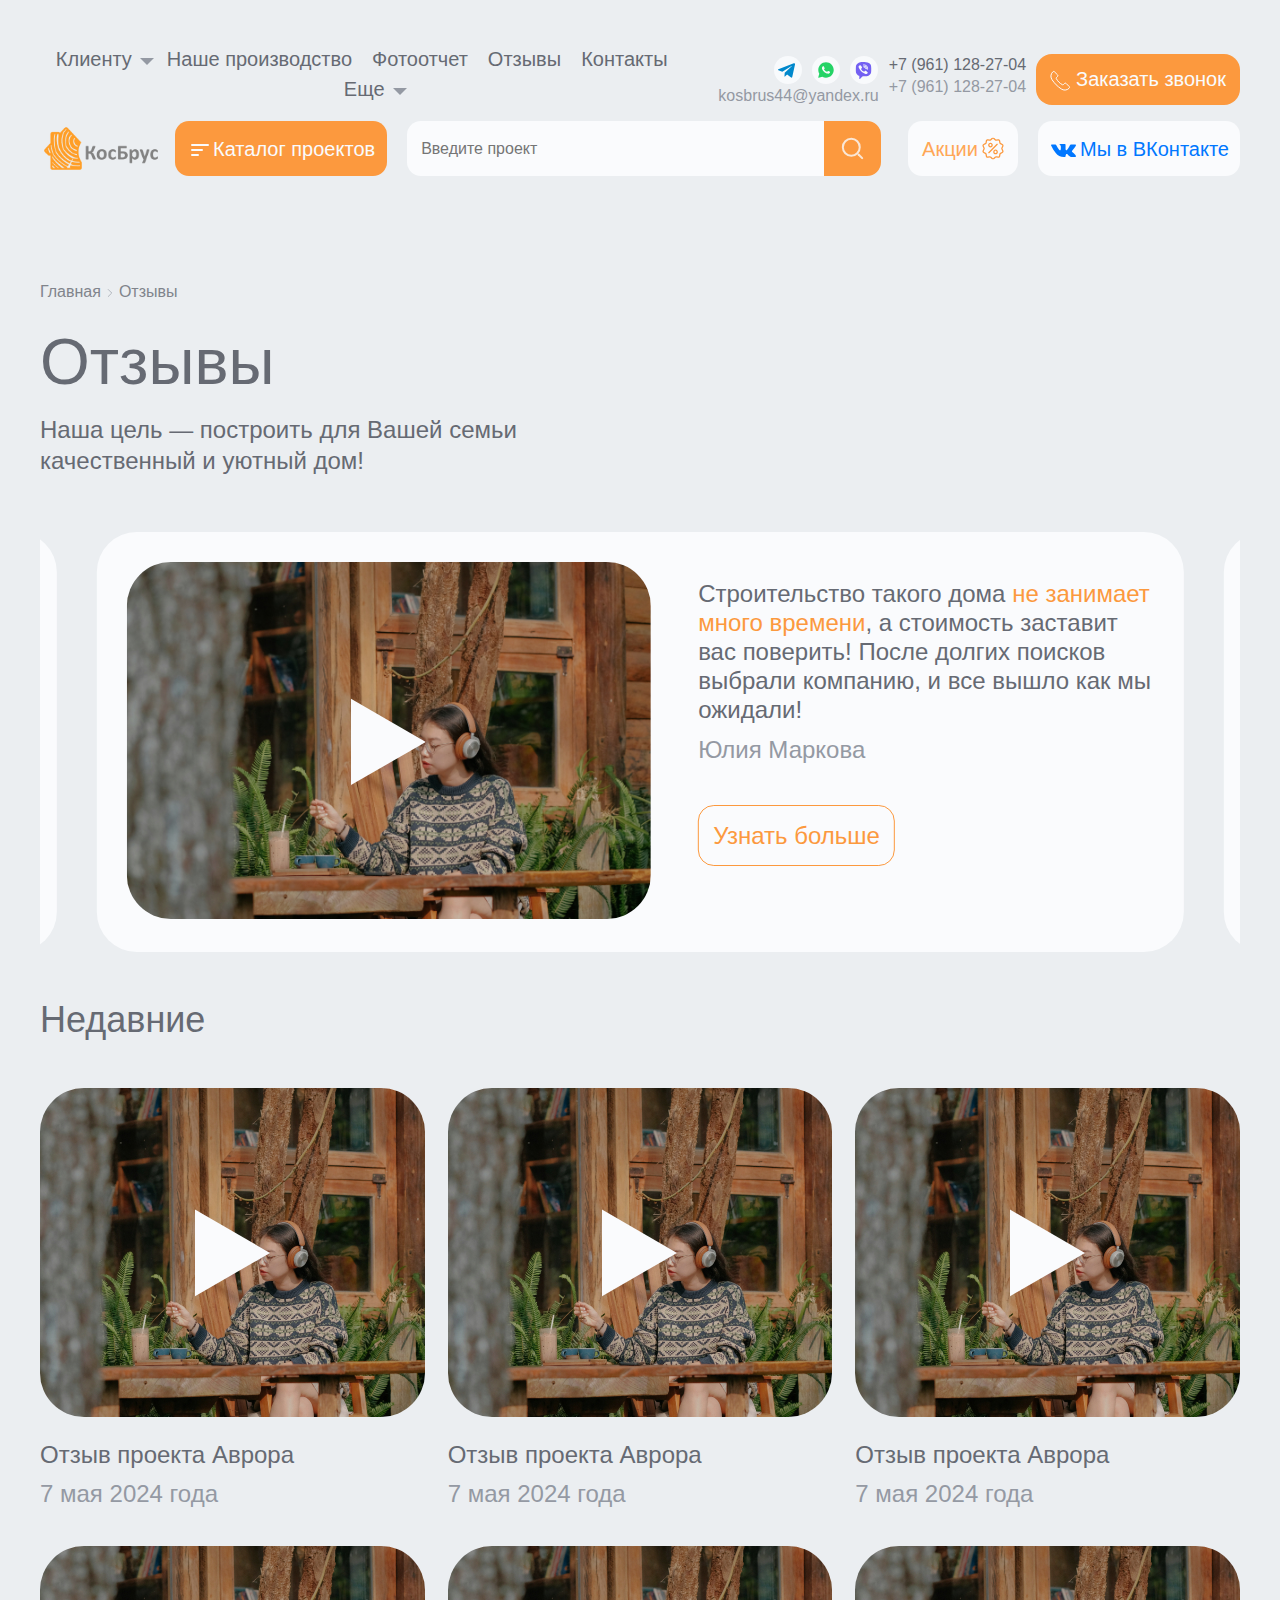
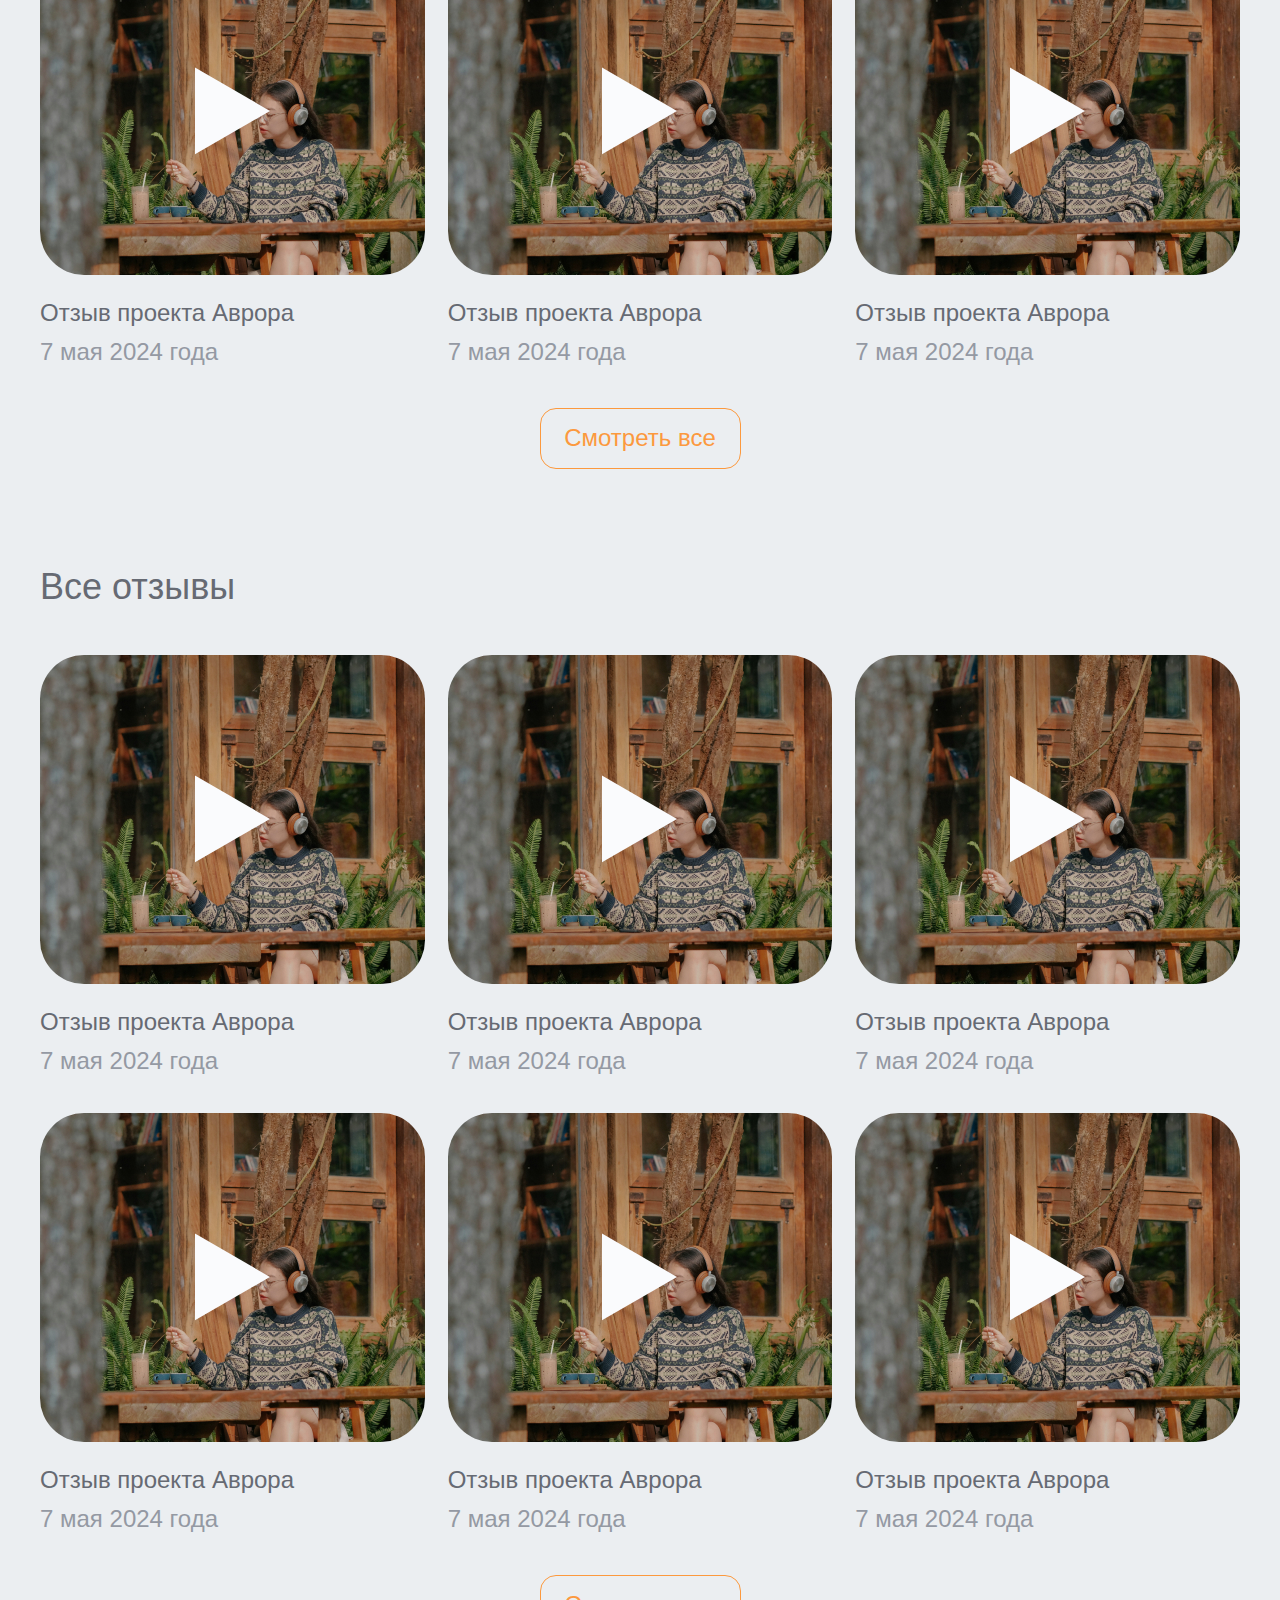
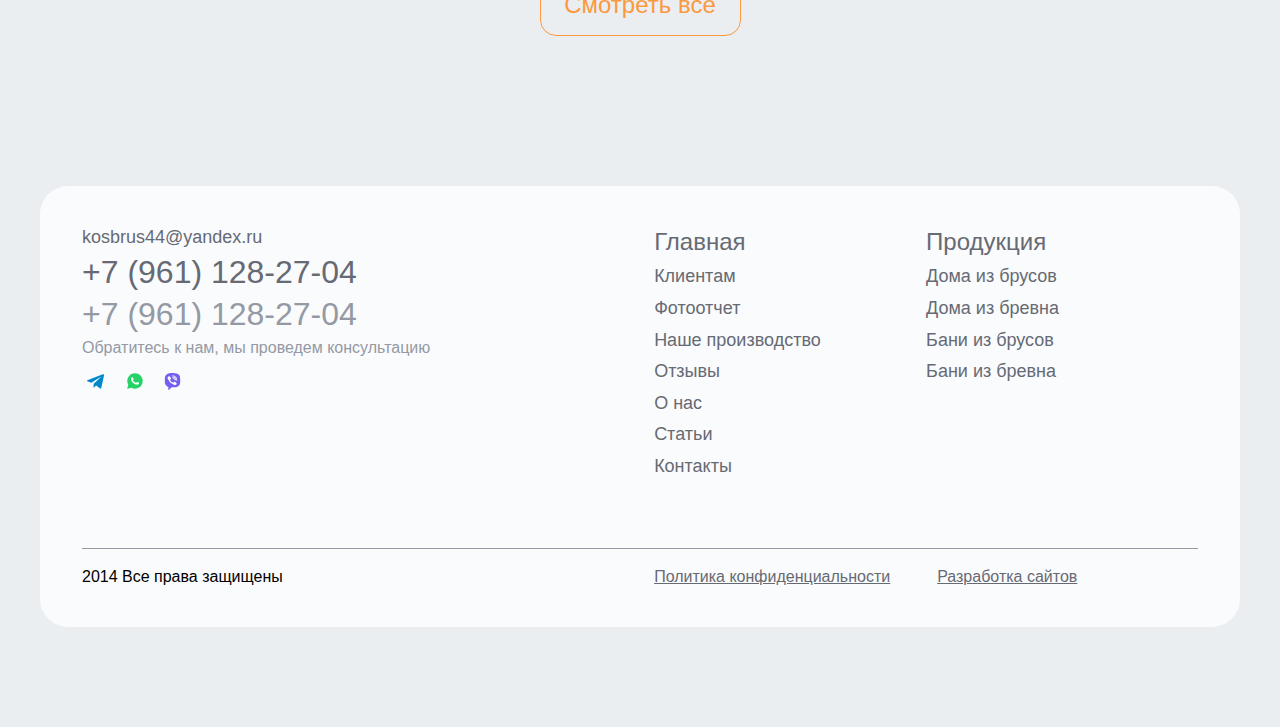
<file: review.html>
<!DOCTYPE html>
<html lang="ru">

<head>
  <meta charset="UTF-8">
  <meta name="viewport" content="width=device-width, initial-scale=1.0">
  <title>КосБрус</title>

  <link href="fonts/Manrope-Regular.woff" as="font" type="font/woff" crossorigin="anonymous">
  <link href="fonts/Manrope-Regular.woff2" as="font" type="font/woff2" crossorigin="anonymous">
  <link href="fonts/Manrope-Medium.woff" as="font" type="font/woff" crossorigin="anonymous">
  <link href="fonts/Manrope-Medium.woff2" as="font" type="font/woff2" crossorigin="anonymous">
  <link href="fonts/Manrope-Bold.woff" as="font" type="font/woff" crossorigin="anonymous">
  <link href="fonts/Manrope-Bold.woff2" as="font" type="font/woff2" crossorigin="anonymous">

  <link rel="stylesheet" href="css/normalize.css">
  <link rel="stylesheet" href="css/swiper-bundle.min.css">
  <link rel="stylesheet" href="css/nouislider.min.css">
  <link rel="stylesheet" href="css/style.css">

  <script defer src="js/swiper-bundle.min.js"></script>
  <script defer src="js/nouislider.min.js"></script>
  <script defer src="js/wNumb.min.js"></script>
  <script src="https://api-maps.yandex.ru/2.1/?apikey=вашAPI-ключ&lang=ru_RU"></script>
  <script defer src="js/script.js"></script>
</head>

<body id="scroll">
  <header class="header">
    <div class="container header__container">
      <div class="header-top">
        <nav class="header-top__nav">
          <ul class="header-top__list">
            <li class="header-top__item">
              <div class="header-top__dropdown">
                <button class="header-top__dropdown-toggle">Клиенту</button>
                <ul class="header-top__dropdown-menu">
                  <li class="header-top__dropdown-item"><a class="header-top__dropdown-link" href="#">Ссылка 1</a></li>
                  <li class="header-top__dropdown-item"><a class="header-top__dropdown-link" href="#">Ссылка 2</a></li>
                  <li class="header-top__dropdown-item"><a class="header-top__dropdown-link" href="#">Ссылка 3</a></li>
                </ul>
              </div>
            </li>
            <li class="header-top__item"><a class="header-top__link" href="production.html" target="_blank">Наше производство</a></li>
            <li class="header-top__item"><a class="header-top__link" href="photos.html" target="_blank">Фотоотчет</a></li>
            <li class="header-top__item"><a class="header-top__link" href="review.html" target="_blank">Отзывы</a></li>
            <li class="header-top__item"><a class="header-top__link" href="contacts.html" target="_blank">Контакты</a></li>
            <li class="header-top__item">
              <div class="header-top__dropdown">
                <button class="header-top__dropdown-toggle">Еще</button>
                <ul class="header-top__dropdown-menu">
                  <li class="header-top__dropdown-item"><a class="header-top__dropdown-link" href="#">Ссылка 1</a></li>
                  <li class="header-top__dropdown-item"><a class="header-top__dropdown-link" href="#">Ссылка 2</a></li>
                  <li class="header-top__dropdown-item"><a class="header-top__dropdown-link" href="#">Ссылка 3</a></li>
                </ul>
              </div>
            </li>
          </ul>
        </nav>
        <button class="header-burger" aria-label="Открыть меню">
          <svg width="53" height="53" viewBox="0 0 53 53" fill="none" xmlns="http://www.w3.org/2000/svg">
            <path d="M11.0391 15.458H41.9557" stroke="#FC993E" stroke-width="4" stroke-linecap="round"/>
            <path d="M11.0391 26.5H33.1224" stroke="#FC993E" stroke-width="4" stroke-linecap="round"/>
            <path d="M11.0391 37.542H24.2891" stroke="#FC993E" stroke-width="4" stroke-linecap="round"/>
          </svg>
        </button>
        <div class="header-mobile__burger-menu">
          <button class="header-mobile__burger-close">
            <svg width="26" height="26" viewBox="0 0 26 26" fill="none" xmlns="http://www.w3.org/2000/svg">
              <path d="M6 6L19.8932 20.3868" stroke="#9499A3" stroke-width="2" stroke-linecap="round" stroke-linejoin="round"/>
              <path d="M20.0001 6.00005L5.88201 20.1662" stroke="#9499A3" stroke-width="2" stroke-linecap="round" stroke-linejoin="round"/>
            </svg>
          </button>
          <button class="header-bottom__menu-button-mob">Каталог&nbsp;<span class="btn-hidden">проектов</span></button>
          <div class="header-bottom__mob-menu">
            <button class="header-bottom__btn-back">Назад</button>
            <button class="header-mobile__menu-close">
              <svg width="26" height="26" viewBox="0 0 26 26" fill="none" xmlns="http://www.w3.org/2000/svg">
                <path d="M6 6L19.8932 20.3868" stroke="#9499A3" stroke-width="2" stroke-linecap="round" stroke-linejoin="round"/>
                <path d="M20.0001 6.00005L5.88201 20.1662" stroke="#9499A3" stroke-width="2" stroke-linecap="round" stroke-linejoin="round"/>
              </svg>
            </button>
            <div class="header-bottom__menu-left-mob">
              <button class="header-bottom__submenu-btn header-bottom__submenu-btn-mob header-bottom__submenu-btn__active"
                data-path="action">Акции</button>
              <button class="header-bottom__submenu-btn header-bottom__submenu-btn-mob" data-path="house1">Дома из бруса</button>
              <button class="header-bottom__submenu-btn header-bottom__submenu-btn-mob" data-path="house2">Дома из бревна</button>
              <button class="header-bottom__submenu-btn header-bottom__submenu-btn-mob" data-path="bath1">Баня из бруса</button>
              <button class="header-bottom__submenu-btn header-bottom__submenu-btn-mob" data-path="bath2">Баня из бревна</button>
            </div> 
            
            <div data-target="action" class="header-bottom__submenu header-bottom__submenu-mob">
              <button class="header-bottom__btn-back-sub">Назад</button>
              <button class="header-mobile__submenu-close">
                <svg width="26" height="26" viewBox="0 0 26 26" fill="none" xmlns="http://www.w3.org/2000/svg">
                  <path d="M6 6L19.8932 20.3868" stroke="#9499A3" stroke-width="2" stroke-linecap="round" stroke-linejoin="round"/>
                  <path d="M20.0001 6.00005L5.88201 20.1662" stroke="#9499A3" stroke-width="2" stroke-linecap="round" stroke-linejoin="round"/>
                </svg>
              </button>
              <div class="header-bottom__wrap-catalog">
                <div class="header-bottom__catalog-list">
                  <a class="header-bottom__table-link header-bottom__table-link-top" href="#">Размер</a>
                  <a href="#" class="header-bottom__table-link">6х9</a>
                  <a href="#" class="header-bottom__table-link">6х19</a>
                  <a href="#" class="header-bottom__table-link">16х9</a>
                  <a href="#" class="header-bottom__table-link">6х9</a>
                </div>
                <div class="header-bottom__catalog-list">
                  <a class="header-bottom__table-link header-bottom__table-link-top" href="#">Площадь</a>
                  <a href="#" class="header-bottom__table-link">100м2</a>
                  <a href="#" class="header-bottom__table-link">150м2</a>
                  <a href="#" class="header-bottom__table-link">100м2</a>
                  <a href="#" class="header-bottom__table-link">150м2</a>
                </div>
                <div class="header-bottom__catalog-list">
                  <a class="header-bottom__table-link header-bottom__table-link-top" href="#">Этаж</a>
                  <a href="#" class="header-bottom__table-link">1</a>
                  <a href="#" class="header-bottom__table-link">2</a>
                  <a href="#" class="header-bottom__table-link">3</a>
                  <a href="#" class="header-bottom__table-link">4</a>
                </div>
                <div class="header-bottom__catalog-list">
                  <a class="header-bottom__table-link header-bottom__table-link-top" href="#">Особенности</a>
                  <a href="#" class="header-bottom__table-link">С мансардой</a>
                  <a href="#" class="header-bottom__table-link">С баней</a>
                  <a href="#" class="header-bottom__table-link">С мансардой</a>
                  <a href="#" class="header-bottom__table-link">С мансардой</a>
                </div>
              </div>
              
            </div>
            <div data-target="house1" class="header-bottom__submenu header-bottom__submenu-mob">
              <button class="header-bottom__btn-back-sub">Назад</button>
              <button class="header-mobile__submenu-close">
                <svg width="26" height="26" viewBox="0 0 26 26" fill="none" xmlns="http://www.w3.org/2000/svg">
                  <path d="M6 6L19.8932 20.3868" stroke="#9499A3" stroke-width="2" stroke-linecap="round" stroke-linejoin="round"/>
                  <path d="M20.0001 6.00005L5.88201 20.1662" stroke="#9499A3" stroke-width="2" stroke-linecap="round" stroke-linejoin="round"/>
                </svg>
              </button>
              <div class="header-bottom__wrap-catalog">
                <div class="header-bottom__catalog-list">
                  <a class="header-bottom__table-link header-bottom__table-link-top" href="#">Размер</a>
                  <a href="#" class="header-bottom__table-link">6х9</a>
                  <a href="#" class="header-bottom__table-link">6х9</a>
                  <a href="#" class="header-bottom__table-link">6х9</a>
                  <a href="#" class="header-bottom__table-link">6х9</a>
                </div>
                <div class="header-bottom__catalog-list">
                  <a class="header-bottom__table-link header-bottom__table-link-top" href="#">Площадь</a>
                  <a href="#" class="header-bottom__table-link">150м2</a>
                  <a href="#" class="header-bottom__table-link">150м2</a>
                  <a href="#" class="header-bottom__table-link">150м2</a>
                  <a href="#" class="header-bottom__table-link">150м2</a>
                </div>
                <div class="header-bottom__catalog-list">
                  <a class="header-bottom__table-link header-bottom__table-link-top" href="#">Этаж</a>
                  <a href="#" class="header-bottom__table-link">1</a>
                  <a href="#" class="header-bottom__table-link">2</a>
                  <a href="#" class="header-bottom__table-link">3</a>
                  <a href="#" class="header-bottom__table-link">4</a>
                </div>
                <div class="header-bottom__catalog-list">
                  <a class="header-bottom__table-link header-bottom__table-link-top" href="#">Особенности</a>
                  <a href="#" class="header-bottom__table-link">С мансардой</a>
                  <a href="#" class="header-bottom__table-link">С баней</a>
                  <a href="#" class="header-bottom__table-link">С мансардой</a>
                  <a href="#" class="header-bottom__table-link">С мансардой</a>
                </div>
              </div>
            </div>
            <div data-target="house2" class="header-bottom__submenu header-bottom__submenu-mob">
              <button class="header-bottom__btn-back-sub">Назад</button>
              <button class="header-mobile__submenu-close">
                <svg width="26" height="26" viewBox="0 0 26 26" fill="none" xmlns="http://www.w3.org/2000/svg">
                  <path d="M6 6L19.8932 20.3868" stroke="#9499A3" stroke-width="2" stroke-linecap="round" stroke-linejoin="round"/>
                  <path d="M20.0001 6.00005L5.88201 20.1662" stroke="#9499A3" stroke-width="2" stroke-linecap="round" stroke-linejoin="round"/>
                </svg>
              </button>
              <div class="header-bottom__wrap-catalog">
                <div class="header-bottom__catalog-list">
                  <a class="header-bottom__table-link header-bottom__table-link-top" href="#">Размер</a>
                  <a href="#" class="header-bottom__table-link">6х9</a>
                  <a href="#" class="header-bottom__table-link">7х9</a>
                  <a href="#" class="header-bottom__table-link">6х9</a>
                  <a href="#" class="header-bottom__table-link">8х9</a>
                </div>
                <div class="header-bottom__catalog-list">
                  <a class="header-bottom__table-link header-bottom__table-link-top" href="#">Площадь</a>
                  <a href="#" class="header-bottom__table-link">150м2</a>
                  <a href="#" class="header-bottom__table-link">150м2</a>
                  <a href="#" class="header-bottom__table-link">150м2</a>
                  <a href="#" class="header-bottom__table-link">150м2</a>
                </div>
                <div class="header-bottom__catalog-list">
                  <a class="header-bottom__table-link header-bottom__table-link-top" href="#">Этаж</a>
                  <a href="#" class="header-bottom__table-link">1</a>
                  <a href="#" class="header-bottom__table-link">2</a>
                  <a href="#" class="header-bottom__table-link">3</a>
                  <a href="#" class="header-bottom__table-link">4</a>
                </div>
                <div class="header-bottom__catalog-list">
                  <a class="header-bottom__table-link header-bottom__table-link-top" href="#">Особенности</a>
                  <a href="#" class="header-bottom__table-link">С мансардой</a>
                  <a href="#" class="header-bottom__table-link">С баней</a>
                  <a href="#" class="header-bottom__table-link">С мансардой</a>
                  <a href="#" class="header-bottom__table-link">С мансардой</a>
                </div>
              </div>
            </div>
            <div data-target="bath1" class="header-bottom__submenu header-bottom__submenu-mob">
              <button class="header-bottom__btn-back-sub">Назад</button>
              <button class="header-mobile__submenu-close">
                <svg width="26" height="26" viewBox="0 0 26 26" fill="none" xmlns="http://www.w3.org/2000/svg">
                  <path d="M6 6L19.8932 20.3868" stroke="#9499A3" stroke-width="2" stroke-linecap="round" stroke-linejoin="round"/>
                  <path d="M20.0001 6.00005L5.88201 20.1662" stroke="#9499A3" stroke-width="2" stroke-linecap="round" stroke-linejoin="round"/>
                </svg>
              </button>
              <div class="header-bottom__wrap-catalog">
                <div class="header-bottom__catalog-list">
                  <a class="header-bottom__table-link header-bottom__table-link-top" href="#">Размер</a>
                  <a href="#" class="header-bottom__table-link">6х9</a>
                  <a href="#" class="header-bottom__table-link">6х9</a>
                  <a href="#" class="header-bottom__table-link">6х9</a>
                  <a href="#" class="header-bottom__table-link">6х9</a>
                </div>
                <div class="header-bottom__catalog-list">
                  <a class="header-bottom__table-link header-bottom__table-link-top" href="#">Площадь</a>
                  <a href="#" class="header-bottom__table-link">150м2</a>
                  <a href="#" class="header-bottom__table-link">150м2</a>
                  <a href="#" class="header-bottom__table-link">150м2</a>
                  <a href="#" class="header-bottom__table-link">150м2</a>
                </div>
                <div class="header-bottom__catalog-list">
                  <a class="header-bottom__table-link header-bottom__table-link-top" href="#">Этаж</a>
                  <a href="#" class="header-bottom__table-link">1</a>
                  <a href="#" class="header-bottom__table-link">2</a>
                  <a href="#" class="header-bottom__table-link">3</a>
                  <a href="#" class="header-bottom__table-link">4</a>
                </div>
                <div class="header-bottom__catalog-list">
                  <a class="header-bottom__table-link header-bottom__table-link-top" href="#">Особенности</a>
                  <a href="#" class="header-bottom__table-link">С мансардой</a>
                  <a href="#" class="header-bottom__table-link">С баней</a>
                  <a href="#" class="header-bottom__table-link">С мансардой</a>
                  <a href="#" class="header-bottom__table-link">С мансардой</a>
                </div>
              </div>
            </div>
            <div data-target="bath2" class="header-bottom__submenu header-bottom__submenu-mob">
              <button class="header-bottom__btn-back-sub">Назад</button>
              <div class="header-bottom__catalog-list">
                <a class="header-bottom__table-link header-bottom__table-link-top" href="#">Размер</a>
                <a href="#" class="header-bottom__table-link">6х9</a>
                <a href="#" class="header-bottom__table-link">16х9</a>
                <a href="#" class="header-bottom__table-link">6х9</a>
                <a href="#" class="header-bottom__table-link">9х9</a>
              </div>
              <div class="header-bottom__catalog-list">
                <a class="header-bottom__table-link header-bottom__table-link-top" href="#">Площадь</a>
                <a href="#" class="header-bottom__table-link">150м2</a>
                <a href="#" class="header-bottom__table-link">100м2</a>
                <a href="#" class="header-bottom__table-link">150м2</a>
                <a href="#" class="header-bottom__table-link">190м2</a>
              </div>
              <div class="header-bottom__catalog-list">
                <a class="header-bottom__table-link header-bottom__table-link-top" href="#">Этаж</a>
                <a href="#" class="header-bottom__table-link">1</a>
                <a href="#" class="header-bottom__table-link">2</a>
                <a href="#" class="header-bottom__table-link">3</a>
                <a href="#" class="header-bottom__table-link">4</a>
              </div>
              <div class="header-bottom__catalog-list">
                <a class="header-bottom__table-link header-bottom__table-link-top" href="#">Особенности</a>
                <a href="#" class="header-bottom__table-link">С мансардой</a>
                <a href="#" class="header-bottom__table-link">С баней</a>
                <a href="#" class="header-bottom__table-link">С мансардой</a>
                <a href="#" class="header-bottom__table-link">С мансардой</a>
              </div>
            </div>
          </div>
          <nav class="header-mobile__burger-nav">
            <ul class="header-mobile__list">
              <li class="header-mobile__item">
                <div class="header-top__dropdown">
                  <button class="header-top__dropdown-toggle dropdown-toggle__mob ">Клиенту</button>
                  <ul class="header-top__dropdown-menu">
                    <li class="header-top__dropdown-item"><a class="header-top__dropdown-link" href="#">Ссылка 1</a></li>
                    <li class="header-top__dropdown-item"><a class="header-top__dropdown-link" href="#">Ссылка 2</a></li>
                    <li class="header-top__dropdown-item"><a class="header-top__dropdown-link" href="#">Ссылка 3</a></li>
                  </ul>
                </div>
              </li>
              <li class="header-mobile__item"><a class="header-mobile__link header-top__link" href="production.html" target="_blank">Наше производство</a></li>
              <li class="header-mobile__item"><a class="header-mobile__link header-top__link" href="photos.html" target="_blank">Фотоотчет</a></li>
              <li class="header-mobile__item"><a class="header-mobile__link header-top__link" href="review.html" target="_blank">Отзывы</a></li>
              <li class="header-mobile__item"><a class="header-mobile__link header-top__link" href="contacts.html" target="_blank">Контакты</a></li>
              <li class="header-mobile__item">
                <div class="header-top__dropdown">
                  <button class="header-top__dropdown-toggle dropdown-toggle__mob">Еще</button>
                  <ul class="header-top__dropdown-menu">
                    <li class="header-top__dropdown-item"><a class="header-top__dropdown-link" href="#">Ссылка 1</a></li>
                    <li class="header-top__dropdown-item"><a class="header-top__dropdown-link" href="#">Ссылка 2</a></li>
                    <li class="header-top__dropdown-item"><a class="header-top__dropdown-link" href="#">Ссылка 3</a></li>
                  </ul>
                </div>
              </li>
            </ul>
          </nav>
          <ul class="header-top__list-icon">
            <li class="header-top__item-icon">
              <a class="header-top__link-icon" href="#">
                <img src="img/telegram.svg" alt="Иконка Телеграм">
              </a>
            </li>
            <li class="header-top__item-icon">
              <a class="header-top__link-icon" href="#">
                <img src="img/whatsapp.svg" alt="Иконка What's app">
              </a>
            </li>
            <li class="header-top__item-icon">
              <a class="header-top__link-icon" href="#">
                <img src="img/viber.svg" alt="Иконка Viber">
              </a>
            </li>
          </ul>
          <a class="header-top__mail" href="mailto:kosbrus44@yandex.ru">kosbrus44@yandex.ru</a>
          <ul class="header-top__phone-list header-mobile__phone-list">
            <li class="header-top__phone-item"><a class="header-top__phone-link header-top__phone-top"
                href="tel:+79611282704">+7&nbsp;(961)&nbsp;128-27-04</a></li>
            <li class="header-top__phone-item"><a class="header-top__phone-link"
                href="tel:+79611282704">+7&nbsp;(961)&nbsp;128-27-04</a></li>
          </ul>
          <button class="header-top__btn-phone header-mobile__btn-phone form-btn">Заказать звонок</button>
        </div>
        <button class="btn-search__mob">
          <svg width="30" height="30" viewBox="0 0 30 30" fill="none" xmlns="http://www.w3.org/2000/svg">
            <g opacity="0.8">
            <circle cx="13.75" cy="13.75" r="8.75" stroke="#FC993E" stroke-width="2"/>
            <path d="M25 25L21.25 21.25" stroke="#FC993E" stroke-width="2" stroke-linecap="round"/>
            </g>
          </svg>
        </button>
        <img class="logo-mob" src="img/logo-mob.svg" alt="Логотип">
        <div class="header-top__contacts">
          <div class="header-top__contacts-social">
            <ul class="header-top__list-icon">
              <li class="header-top__item-icon">
                <a class="header-top__link-icon" href="#">
                  <img src="img/telegram.svg" alt="Иконка Телеграм">
                </a>
              </li>
              <li class="header-top__item-icon">
                <a class="header-top__link-icon" href="#">
                  <img src="img/whatsapp.svg" alt="Иконка What's app">
                </a>
              </li>
              <li class="header-top__item-icon">
                <a class="header-top__link-icon" href="#">
                  <img src="img/viber.svg" alt="Иконка Viber">
                </a>
              </li>
            </ul>
            <a class="header-top__mail" href="mailto:kosbrus44@yandex.ru">kosbrus44@yandex.ru</a>
          </div>
          <ul class="header-top__phone-list">
            <li class="header-top__phone-item"><a class="header-top__phone-link header-top__phone-top"
                href="tel:+79611282704">+7&nbsp;(961)&nbsp;128-27-04</a></li>
            <li class="header-top__phone-item"><a class="header-top__phone-link"
                href="tel:+79611282704">+7&nbsp;(961)&nbsp;128-27-04</a></li>
          </ul>
          <button class="header-top__btn-phone form-btn">Заказать звонок</button>
          <div class="modal-overlay-order modal-overlay">
            <div class="modal modal-order">
              <h3 class="modal-heading">Сделать заказ</h3>
              <span class="modal-order__text">Пожалуйста, заполните форму и мы с вами свяжемся</span>
              <form class="modal-order__form" action="#">
                <input class="modal-order__input" type="text" placeholder="Введите ваше имя">
                <input class="modal-order__input" type="email" name="mail" id="mail" placeholder="Введите вашу почту">
                <input class="modal-order__input modal-order__input-last" type="text" placeholder="Комментарий">
                <div class="modal-order__filters">
                  <div class="modal-order__left-filter">
                    <span class="modal-order__filter-text">Тип проекта</span>
                    <ul class="checkbox_list">
                      <li class="checkbox__item">
                        <label for="check_1">
                          <input type="checkbox" name="check_1" id="check_1" class="modal-order__checkbox">под усадку
                          <span></span>
                        </label>
                      </li>
                      <li class="checkbox__item">
                        <label for="check_2">
                          <input type="checkbox" id="check_2" name="check_2" class="modal-order__checkbox">под ключ
                          <span></span>
                        </label>
                      </li>
                    </ul>
                  </div>
                  <div class="modal-order__right-filter">
                    <span class="modal-order__filter-text">Доп. услуги</span>
                    <ul class="checkbox_list">
                      <li class="checkbox__item">
                        <label for="check_3">
                          <input type="checkbox" name="check_3" id="check_3" class="modal-order__checkbox">фундамент
                          <span></span>
                        </label>
                      </li>
                      <li class="checkbox__item">
                        <label for="check_4">
                          <input type="checkbox" id="check_4" name="check_4" class="modal-order__checkbox">кровля
                          <span></span>
                        </label>
                      </li>
                      <li class="checkbox__item">
                        <label for="check_5">
                          <input type="checkbox" id="check_5" name="check_5" class="modal-order__checkbox">отопление
                          <span></span>
                        </label>  
                      </li>
                      <li class="checkbox__item">
                        <label for="check_6">
                          <input type="checkbox" id="check_6" name="check_6" class="modal-order__checkbox">электричество
                          <span></span>
                        </label>
                      </li>
                      <li class="checkbox__item">
                        <label for="check_7">
                          <input type="checkbox" id="check_7" name="check_7" class="modal-order__checkbox">сантехника
                          <span></span>
                        </label>
                      </li>
                    </ul>
                  </div>
                </div>
                <button class="modal-order__form-btn" type="submit">Обсудить проект</button>
              </form>
              <button class="close-btn">
                <svg width="46" height="46" viewBox="0 0 46 46" fill="none" xmlns="http://www.w3.org/2000/svg">
                  <path d="M10.6172 10.6155L35.1974 36.069" stroke="#666A73" stroke-width="4" stroke-linecap="round"
                    stroke-linejoin="round" />
                  <path d="M35.3829 10.6156L10.4048 35.6788" stroke="#666A73" stroke-width="4" stroke-linecap="round"
                    stroke-linejoin="round" />
                </svg>
              </button>
            </div>
          </div>
        </div>
      </div>
      <div class="header-bottom">
        <div class="header-bottom__left">
          <a class="header-bottom__logo" href="index.html">
            <img src="img/logo.svg" alt="Логотип">
          </a>
          <button class="header-bottom__menu-button">Каталог&nbsp;<span class="btn-hidden">проектов</span></button>
        </div>
        
        <div class="header-bottom__right">
          <div class="header-bottom__search-container">
            <form action="#" class="header-bottom__search-form">
              <input class="header-bottom__search-input" type="text" placeholder="Введите проект">
              <button class="header-bottom__search-btn" type="submit"></button>
            </form>
            <div class="header-bottom__search-menu hidden">
              <span class="header-bottom__search-title">Популярные запросы</span>
              <ul class="header-bottom__search-list">
                <li class="header-bottom__search-item"><a class="header-bottom__search-link" href="#">дом из бруса 6х6</a>
                </li>
                <li class="header-bottom__search-item"><a class="header-bottom__search-link" href="#">дом из бруса 6х6</a>
                </li>
                <li class="header-bottom__search-item"><a class="header-bottom__search-link" href="#">дом из бруса 6х6</a>
                </li>
                <li class="header-bottom__search-item"><a class="header-bottom__search-link" href="#">дом из бруса 6х6</a>
                </li>
              </ul>
            </div>
          </div>
          <a class="header-bottom__action-link btn-hidden" href="#" target="_blank">Акции</a>
          <a class="header-bottom__vk-link" href="#" target="_blank">Мы в ВКонтакте</a>
        </div>

        <div class="header-bottom__menu">
          <div class="header-bottom__menu-left">
            <button class="header-bottom__submenu-btn header-bottom__submenu-btn__active"
              data-path="action">Акции</button>
            <button class="header-bottom__submenu-btn" data-path="house1">Дома из бруса</button>
            <button class="header-bottom__submenu-btn" data-path="house2">Дома из бревна</button>
            <button class="header-bottom__submenu-btn" data-path="bath1">Баня из бруса</button>
            <button class="header-bottom__submenu-btn" data-path="bath2">Баня из бревна</button>
          </div> 
          <div class="header-bottom__wrap-table">
            <div data-target="action" class="header-bottom__submenu header-bottom__submenu__active">
              <div class="header-bottom__catalog-list">
                <a class="header-bottom__table-link header-bottom__table-link-top" href="#">Размер</a>
                <a href="#" class="header-bottom__table-link">6х9</a>
                <a href="#" class="header-bottom__table-link">6х19</a>
                <a href="#" class="header-bottom__table-link">16х9</a>
                <a href="#" class="header-bottom__table-link">6х9</a>
              </div>
              <div class="header-bottom__catalog-list">
                <a class="header-bottom__table-link header-bottom__table-link-top" href="#">Площадь</a>
                <a href="#" class="header-bottom__table-link">100м2</a>
                <a href="#" class="header-bottom__table-link">150м2</a>
                <a href="#" class="header-bottom__table-link">100м2</a>
                <a href="#" class="header-bottom__table-link">150м2</a>
              </div>
              <div class="header-bottom__catalog-list">
                <a class="header-bottom__table-link header-bottom__table-link-top" href="#">Этаж</a>
                <a href="#" class="header-bottom__table-link">1</a>
                <a href="#" class="header-bottom__table-link">2</a>
                <a href="#" class="header-bottom__table-link">3</a>
                <a href="#" class="header-bottom__table-link">4</a>
              </div>
              <div class="header-bottom__catalog-list">
                <a class="header-bottom__table-link header-bottom__table-link-top" href="#">Особенности</a>
                <a href="#" class="header-bottom__table-link">С мансардой</a>
                <a href="#" class="header-bottom__table-link">С баней</a>
                <a href="#" class="header-bottom__table-link">С мансардой</a>
                <a href="#" class="header-bottom__table-link">С мансардой</a>
              </div>
            </div>
            <div data-target="house1" class="header-bottom__submenu">
              <div class="header-bottom__catalog-list">
                <a class="header-bottom__table-link header-bottom__table-link-top" href="#">Размер</a>
                <a href="#" class="header-bottom__table-link">6х9</a>
                <a href="#" class="header-bottom__table-link">6х9</a>
                <a href="#" class="header-bottom__table-link">6х9</a>
                <a href="#" class="header-bottom__table-link">6х9</a>
              </div>
              <div class="header-bottom__catalog-list">
                <a class="header-bottom__table-link header-bottom__table-link-top" href="#">Площадь</a>
                <a href="#" class="header-bottom__table-link">150м2</a>
                <a href="#" class="header-bottom__table-link">150м2</a>
                <a href="#" class="header-bottom__table-link">150м2</a>
                <a href="#" class="header-bottom__table-link">150м2</a>
              </div>
              <div class="header-bottom__catalog-list">
                <a class="header-bottom__table-link header-bottom__table-link-top" href="#">Этаж</a>
                <a href="#" class="header-bottom__table-link">1</a>
                <a href="#" class="header-bottom__table-link">2</a>
                <a href="#" class="header-bottom__table-link">3</a>
                <a href="#" class="header-bottom__table-link">4</a>
              </div>
              <div class="header-bottom__catalog-list">
                <a class="header-bottom__table-link header-bottom__table-link-top" href="#">Особенности</a>
                <a href="#" class="header-bottom__table-link">С мансардой</a>
                <a href="#" class="header-bottom__table-link">С баней</a>
                <a href="#" class="header-bottom__table-link">С мансардой</a>
                <a href="#" class="header-bottom__table-link">С мансардой</a>
              </div>
            </div>
            <div data-target="house2" class="header-bottom__submenu">
              <div class="header-bottom__catalog-list">
                <a class="header-bottom__table-link header-bottom__table-link-top" href="#">Размер</a>
                <a href="#" class="header-bottom__table-link">6х9</a>
                <a href="#" class="header-bottom__table-link">7х9</a>
                <a href="#" class="header-bottom__table-link">6х9</a>
                <a href="#" class="header-bottom__table-link">8х9</a>
              </div>
              <div class="header-bottom__catalog-list">
                <a class="header-bottom__table-link header-bottom__table-link-top" href="#">Площадь</a>
                <a href="#" class="header-bottom__table-link">150м2</a>
                <a href="#" class="header-bottom__table-link">150м2</a>
                <a href="#" class="header-bottom__table-link">150м2</a>
                <a href="#" class="header-bottom__table-link">150м2</a>
              </div>
              <div class="header-bottom__catalog-list">
                <a class="header-bottom__table-link header-bottom__table-link-top" href="#">Этаж</a>
                <a href="#" class="header-bottom__table-link">1</a>
                <a href="#" class="header-bottom__table-link">2</a>
                <a href="#" class="header-bottom__table-link">3</a>
                <a href="#" class="header-bottom__table-link">4</a>
              </div>
              <div class="header-bottom__catalog-list">
                <a class="header-bottom__table-link header-bottom__table-link-top" href="#">Особенности</a>
                <a href="#" class="header-bottom__table-link">С мансардой</a>
                <a href="#" class="header-bottom__table-link">С баней</a>
                <a href="#" class="header-bottom__table-link">С мансардой</a>
                <a href="#" class="header-bottom__table-link">С мансардой</a>
              </div>
            </div>
            <div data-target="bath1" class="header-bottom__submenu">
              <div class="header-bottom__catalog-list">
                <a class="header-bottom__table-link header-bottom__table-link-top" href="#">Размер</a>
                <a href="#" class="header-bottom__table-link">6х9</a>
                <a href="#" class="header-bottom__table-link">6х9</a>
                <a href="#" class="header-bottom__table-link">6х9</a>
                <a href="#" class="header-bottom__table-link">6х9</a>
              </div>
              <div class="header-bottom__catalog-list">
                <a class="header-bottom__table-link header-bottom__table-link-top" href="#">Площадь</a>
                <a href="#" class="header-bottom__table-link">150м2</a>
                <a href="#" class="header-bottom__table-link">150м2</a>
                <a href="#" class="header-bottom__table-link">150м2</a>
                <a href="#" class="header-bottom__table-link">150м2</a>
              </div>
              <div class="header-bottom__catalog-list">
                <a class="header-bottom__table-link header-bottom__table-link-top" href="#">Этаж</a>
                <a href="#" class="header-bottom__table-link">1</a>
                <a href="#" class="header-bottom__table-link">2</a>
                <a href="#" class="header-bottom__table-link">3</a>
                <a href="#" class="header-bottom__table-link">4</a>
              </div>
              <div class="header-bottom__catalog-list">
                <a class="header-bottom__table-link header-bottom__table-link-top" href="#">Особенности</a>
                <a href="#" class="header-bottom__table-link">С мансардой</a>
                <a href="#" class="header-bottom__table-link">С баней</a>
                <a href="#" class="header-bottom__table-link">С мансардой</a>
                <a href="#" class="header-bottom__table-link">С мансардой</a>
              </div>
            </div>
            <div data-target="bath2" class="header-bottom__submenu">
              <div class="header-bottom__catalog-list">
                <a class="header-bottom__table-link header-bottom__table-link-top" href="#">Размер</a>
                <a href="#" class="header-bottom__table-link">6х9</a>
                <a href="#" class="header-bottom__table-link">16х9</a>
                <a href="#" class="header-bottom__table-link">6х9</a>
                <a href="#" class="header-bottom__table-link">9х9</a>
              </div>
              <div class="header-bottom__catalog-list">
                <a class="header-bottom__table-link header-bottom__table-link-top" href="#">Площадь</a>
                <a href="#" class="header-bottom__table-link">150м2</a>
                <a href="#" class="header-bottom__table-link">100м2</a>
                <a href="#" class="header-bottom__table-link">150м2</a>
                <a href="#" class="header-bottom__table-link">190м2</a>
              </div>
              <div class="header-bottom__catalog-list">
                <a class="header-bottom__table-link header-bottom__table-link-top" href="#">Этаж</a>
                <a href="#" class="header-bottom__table-link">1</a>
                <a href="#" class="header-bottom__table-link">2</a>
                <a href="#" class="header-bottom__table-link">3</a>
                <a href="#" class="header-bottom__table-link">4</a>
              </div>
              <div class="header-bottom__catalog-list">
                <a class="header-bottom__table-link header-bottom__table-link-top" href="#">Особенности</a>
                <a href="#" class="header-bottom__table-link">С мансардой</a>
                <a href="#" class="header-bottom__table-link">С баней</a>
                <a href="#" class="header-bottom__table-link">С мансардой</a>
                <a href="#" class="header-bottom__table-link">С мансардой</a>
              </div>
            </div>
          </div>
        </div>
        
        
        
        
      </div>
      
    </div>
  </header>
  <main>
    <section class="section-review container">
      <nav aria-label="breadcrumb">
        <ul class="breadcrumb">
          <li>
            <a href="index.html">Главная</a>
          </li>  
          <li>Отзывы</li>
        </ul>
      </nav>
      <h2 class="heading-h2">Отзывы</h2>
      <div class="section-blog__left">
        <p class="section-blog__descr">Наша цель — построить для Вашей семьи качественный и уютный дом!</p>
      </div>
      <div class="swiper review-swiper">
        <div class="swiper-wrapper">
          <div class="swiper-slide review__slide">
            <a class="review__video" href="#">
              <img class="review__video-img" src="img/video.jpg" alt="Обложка видео">
            </a>
            <div class="review__content">
              <p class="review__descr">Строительство такого дома <span class="review__descr-color">не занимает много времени</span>, а стоимость заставит вас поверить! После долгих поисков выбрали компанию, и все вышло как мы ожидали!</p>
              <span class="review__author">Юлия Маркова</span>
              <a class="project__card-link" href="#">Узнать больше</a>
            </div>
          </div>
          <div class="swiper-slide review__slide">
            <a class="review__video" href="#">
              <img class="review__video-img" src="img/video.jpg" alt="Обложка видео">
            </a>
            <div class="review__content">
              <p class="review__descr">Строительство такого дома <span class="review__descr-color">не занимает много времени</span>, а стоимость заставит вас поверить! После долгих поисков выбрали компанию, и все вышло как мы ожидали!</p>
              <span class="review__author">Юлия Маркова</span>
              <a class="project__card-link" href="#">Узнать больше</a>
            </div>
          </div>
          <div class="swiper-slide review__slide">
            <a class="review__video" href="#">
              <img class="review__video-img" src="img/video.jpg" alt="Обложка видео">
            </a>
            <div class="review__content">
              <p class="review__descr">Строительство такого дома <span class="review__descr-color">не занимает много времени</span>, а стоимость заставит вас поверить! После долгих поисков выбрали компанию, и все вышло как мы ожидали!</p>
              <span class="review__author">Юлия Маркова</span>
              <a class="project__card-link review__link" href="#">Узнать больше</a>
            </div>
          </div>           
        </div>
      </div>
      <div class="modal-overlay-video modal-overlay">
        <div class="modal modal-video" id="videoModal">
          <h3 class="heading-h2 modal-video-heading">Отзыв</h3>
          <div class="factory-swiper swiper">
            <div class="swiper-wrapper">
              <div class="swiper-slide">
                <a class="factory__video" href="https://www.youtube.com/watch?v=6Sz1sK6flHI">
                  <img class="factory__video-img" src="img/factory.jpg" alt="Обложка видео">
                </a>
              </div>
              <div class="swiper-slide">
                <a class="factory__video" href="https://www.youtube.com/watch?v=6Sz1sK6flHI">
                  <img class="factory__video-img" src="img/factory.jpg" alt="Обложка видео">
                </a>
              </div>
              <div class="swiper-slide">
                <a class="factory__video" href="https://www.youtube.com/watch?v=6Sz1sK6flHI">
                  <img class="factory__video-img" src="img/factory.jpg" alt="Обложка видео">
                </a>
              </div>
            </div>
          </div>
          <!-- Кнопки навигации -->
          <button class="sw-btn factory__btn factory__btn-left">
            <svg width="21" height="37" viewBox="0 0 21 37" fill="none" xmlns="http://www.w3.org/2000/svg">
              <path d="M18.375 2.75L2.625 18.5L18.375 34.25" stroke="#FC993E" stroke-width="4" stroke-linecap="round"
                stroke-linejoin="round" />
            </svg>
          </button>
          <button class="sw-btn factory__btn factory__btn-right">
            <svg width="21" height="37" viewBox="0 0 21 37" fill="none" xmlns="http://www.w3.org/2000/svg">
              <path d="M2.625 2.75L18.375 18.5L2.625 34.25" stroke="#FC993E" stroke-width="4" stroke-linecap="round"
                stroke-linejoin="round" />
            </svg>
          </button>
          <!-- Пагинация -->
          <div class="swiper-pagination factory__pagination container"></div>
          <button class="close-btn" id="modalClose">
            <svg width="46" height="46" viewBox="0 0 46 46" fill="none" xmlns="http://www.w3.org/2000/svg">
              <path d="M10.6172 10.6155L35.1974 36.069" stroke="#666A73" stroke-width="4" stroke-linecap="round"
                stroke-linejoin="round" />
              <path d="M35.3829 10.6156L10.4048 35.6788" stroke="#666A73" stroke-width="4" stroke-linecap="round"
                stroke-linejoin="round" />
            </svg>
          </button>
        </div>
      </div>

      <div class="section-blog">
        <h3 class="project__heading">Недавние</h3>
        <ul class="project__grid articles-list">
          <li class="review__card">
            <a class="review__video-sm" href="https://www.youtube.com/watch?v=BVJ37lbWsbk">
              <img class="review__video-img review__video-sm-img" src="img/video_sm.jpg" alt="Обложка видео">
            </a>
            <div>
              <span class="section-blog__title review__card-title">Отзыв проекта Аврора</span>
              <span class="section-blog__date">7 мая 2024 года</span>
            </div>
          </li>
          <li class="review__card">
            <a class="review__video-sm" href="https://www.youtube.com/watch?v=BVJ37lbWsbk">
              <img class="review__video-img review__video-sm-img" src="img/video_sm.jpg" alt="Обложка видео">
            </a>
            <div>
              <span class="section-blog__title review__card-title">Отзыв проекта Аврора</span>
              <span class="section-blog__date">7 мая 2024 года</span>
            </div>
          </li>
          <li class="review__card">
            <a class="review__video-sm" href="https://www.youtube.com/watch?v=BVJ37lbWsbk">
              <img class="review__video-img review__video-sm-img" src="img/video_sm.jpg" alt="Обложка видео">
            </a>
            <div>
              <span class="section-blog__title review__card-title">Отзыв проекта Аврора</span>
              <span class="section-blog__date">7 мая 2024 года</span>
            </div>
          </li>
          <li class="review__card">
            <a class="review__video-sm" href="https://www.youtube.com/watch?v=BVJ37lbWsbk">
              <img class="review__video-img review__video-sm-img" src="img/video_sm.jpg" alt="Обложка видео">
            </a>
            <div>
              <span class="section-blog__title review__card-title">Отзыв проекта Аврора</span>
              <span class="section-blog__date">7 мая 2024 года</span>
            </div>
          </li>
          <li class="review__card">
            <a class="review__video-sm" href="https://www.youtube.com/watch?v=BVJ37lbWsbk">
              <img class="review__video-img review__video-sm-img" src="img/video_sm.jpg" alt="Обложка видео">
            </a>
            <div>
              <span class="section-blog__title review__card-title">Отзыв проекта Аврора</span>
              <span class="section-blog__date">7 мая 2024 года</span>
            </div>
          </li>
          <li class="review__card">
            <a class="review__video-sm" href="https://www.youtube.com/watch?v=BVJ37lbWsbk">
              <img class="review__video-img review__video-sm-img" src="img/video_sm.jpg" alt="Обложка видео">
            </a>
            <div>
              <span class="section-blog__title review__card-title">Отзыв проекта Аврора</span>
              <span class="section-blog__date">7 мая 2024 года</span>
            </div>
          </li>
  
          <li class="review__card hidden">
            <a class="review__video-sm" href="https://www.youtube.com/watch?v=BVJ37lbWsbk">
              <img class="review__video-img review__video-sm-img" src="img/video_sm.jpg" alt="Обложка видео">
            </a>
            <div>
              <span class="section-blog__title review__card-title">Отзыв проекта Аврора</span>
              <span class="section-blog__date">7 мая 2024 года</span>
            </div>
          </li>
          <li class="review__card hidden">
            <a class="review__video-sm" href="https://www.youtube.com/watch?v=BVJ37lbWsbk">
              <img class="review__video-img review__video-sm-img" src="img/video_sm.jpg" alt="Обложка видео">
            </a>
            <div>
              <span class="section-blog__title review__card-title">Отзыв проекта Аврора</span>
              <span class="section-blog__date">7 мая 2024 года</span>
            </div>
          </li>
          <li class="review__card hidden">
            <a class="review__video-sm" href="https://www.youtube.com/watch?v=BVJ37lbWsbk">
              <img class="review__video-img review__video-sm-img" src="img/video_sm.jpg" alt="Обложка видео">
            </a>
            <div>
              <span class="section-blog__title review__card-title">Отзыв проекта Аврора</span>
              <span class="section-blog__date">7 мая 2024 года</span>
            </div>
          </li>
        </ul>
        <button class="button-all link-more show-more-btn">Смотреть все</button>
      </div>
      <div class="section-blog">
        <h3 class="project__heading">Все отзывы</h3>
        <ul class="project__grid articles-list">
          <li class="review__card">
            <a class="review__video-sm" href="https://www.youtube.com/watch?v=BVJ37lbWsbk">
              <img class="review__video-img review__video-sm-img" src="img/video_sm.jpg" alt="Обложка видео">
            </a>
            <div>
              <span class="section-blog__title review__card-title">Отзыв проекта Аврора</span>
              <span class="section-blog__date">7 мая 2024 года</span>
            </div>
          </li>
          <li class="review__card">
            <a class="review__video-sm" href="https://www.youtube.com/watch?v=BVJ37lbWsbk">
              <img class="review__video-img review__video-sm-img" src="img/video_sm.jpg" alt="Обложка видео">
            </a>
            <div>
              <span class="section-blog__title review__card-title">Отзыв проекта Аврора</span>
              <span class="section-blog__date">7 мая 2024 года</span>
            </div>
          </li>
          <li class="review__card">
            <a class="review__video-sm" href="https://www.youtube.com/watch?v=BVJ37lbWsbk">
              <img class="review__video-img review__video-sm-img" src="img/video_sm.jpg" alt="Обложка видео">
            </a>
            <div>
              <span class="section-blog__title review__card-title">Отзыв проекта Аврора</span>
              <span class="section-blog__date">7 мая 2024 года</span>
            </div>
          </li>
          <li class="review__card">
            <a class="review__video-sm" href="https://www.youtube.com/watch?v=BVJ37lbWsbk">
              <img class="review__video-img review__video-sm-img" src="img/video_sm.jpg" alt="Обложка видео">
            </a>
            <div>
              <span class="section-blog__title review__card-title">Отзыв проекта Аврора</span>
              <span class="section-blog__date">7 мая 2024 года</span>
            </div>
          </li>
          <li class="review__card">
            <a class="review__video-sm" href="https://www.youtube.com/watch?v=BVJ37lbWsbk">
              <img class="review__video-img review__video-sm-img" src="img/video_sm.jpg" alt="Обложка видео">
            </a>
            <div>
              <span class="section-blog__title review__card-title">Отзыв проекта Аврора</span>
              <span class="section-blog__date">7 мая 2024 года</span>
            </div>
          </li>
          <li class="review__card">
            <a class="review__video-sm" href="https://www.youtube.com/watch?v=BVJ37lbWsbk">
              <img class="review__video-img review__video-sm-img" src="img/video_sm.jpg" alt="Обложка видео">
            </a>
            <div>
              <span class="section-blog__title review__card-title">Отзыв проекта Аврора</span>
              <span class="section-blog__date">7 мая 2024 года</span>
            </div>
          </li>
  
          <li class="review__card hidden">
            <a class="review__video-sm" href="https://www.youtube.com/watch?v=BVJ37lbWsbk">
              <img class="review__video-img review__video-sm-img" src="img/video_sm.jpg" alt="Обложка видео">
            </a>
            <div>
              <span class="section-blog__title review__card-title">Отзыв проекта Аврора</span>
              <span class="section-blog__date">7 мая 2024 года</span>
            </div>
          </li>
          <li class="review__card hidden">
            <a class="review__video-sm" href="https://www.youtube.com/watch?v=BVJ37lbWsbk">
              <img class="review__video-img review__video-sm-img" src="img/video_sm.jpg" alt="Обложка видео">
            </a>
            <div>
              <span class="section-blog__title review__card-title">Отзыв проекта Аврора</span>
              <span class="section-blog__date">7 мая 2024 года</span>
            </div>
          </li>
          <li class="review__card hidden">
            <a class="review__video-sm" href="https://www.youtube.com/watch?v=BVJ37lbWsbk">
              <img class="review__video-img review__video-sm-img" src="img/video_sm.jpg" alt="Обложка видео">
            </a>
            <div>
              <span class="section-blog__title review__card-title">Отзыв проекта Аврора</span>
              <span class="section-blog__date">7 мая 2024 года</span>
            </div>
          </li>
        </ul>
        <button class="button-all link-more show-more-btn">Смотреть все</button>
      </div> 
    </section>
  </main>
  <footer class="footer container">
    <div class="footer__container">
      <div class="footer-top">
        <div class="footer-top__left">
          <a class="footer-top__mail" href="mailto:kosbrus44@yandex.ru">kosbrus44@yandex.ru</a>
          <ul class="footer-top__phone-list">
            <li class="footer-top__phone-item">
              <a class="footer-top__phone-link footer-top__phone-top" href="tel:+79611282704">+7&nbsp;(961)&nbsp;128-27-04</a>
            </li>
            <li class="footer-top__phone-item">
              <a class="footer-top__phone-link" href="tel:+79611282704">+7&nbsp;(961)&nbsp;128-27-04</a>
            </li>
          </ul>
          <span class="footer-top__text">Обратитесь к нам, мы проведем консультацию</span>
          <ul class="header-top__list-icon">
            <li class="header-top__item-icon">
              <a class="header-top__link-icon" href="#">
                <img src="img/telegram.svg" alt="Иконка Телеграм">
              </a>
            </li>
            <li class="header-top__item-icon">
              <a class="header-top__link-icon" href="#">
                <img src="img/whatsapp.svg" alt="Иконка What's app">
              </a>
            </li>
            <li class="header-top__item-icon">
              <a class="header-top__link-icon" href="#">
                <img src="img/viber.svg" alt="Иконка Viber">
              </a>
            </li>
          </ul> 
        </div>
        <div class="footer-top__right">
          <nav class="footer-top__nav">
            <ul class="footer-top__list">
              <li class="footer-top__item">
                <a class="footer-top__link footer-top__link-top" href="index.html" target="_blank">Главная</a>
              </li>
              <li class="footer-top__item">
                <a class="footer-top__link" href="category.html" target="_blank">Клиентам</a>
              </li>
              <li class="footer-top__item">
                <a class="footer-top__link" href="photos.html" target="_blank">Фотоотчет</a>
              </li>
              <li class="footer-top__item">
                <a class="footer-top__link" href="production.html" target="_blank">Наше производство</a>
              </li>
              <li class="footer-top__item">
                <a class="footer-top__link" href="review.html" target="_blank">Отзывы</a>
              </li>
              <li class="footer-top__item">
                <a class="footer-top__link" href="#">О нас</a>
              </li>
              <li class="footer-top__item">
                <a class="footer-top__link" href="article.html" target="_blank">Статьи</a>
              </li>
              <li class="footer-top__item">
                <a class="footer-top__link" href="contacts.html" target="_blank">Контакты</a>
              </li>
            </ul>
            <ul class="footer-top__list">
              <li class="footer-top__item">
                <a class="footer-top__link footer-top__link-top" href="#">Продукция</a>
              </li>
              <li class="footer-top__item">
                <a class="footer-top__link" href="#">Дома из брусов</a>
              </li>
              <li class="footer-top__item">
                <a class="footer-top__link" href="#">Дома из бревна</a>
              </li>
              <li class="footer-top__item">
                <a class="footer-top__link" href="#">Бани из брусов</a>
              </li>
              <li class="footer-top__item">
                <a class="footer-top__link" href="#">Бани из бревна</a>
              </li>
            </ul>
          </nav>
        </div>
      </div>
      <div class="footer-bottom">
        <div class="footer-bottom__left">
          <span class="footer-bottom__text">2014 Все права защищены</span>
        </div>
        <div class="footer-bottom__right">
          <a class="footer-bottom__link" href="#" target="_blank">Политика конфиденциальности</a>
          <a class="footer-bottom__link" href="#" >Разработка сайтов</a>
        </div>
      </div>
    </div>
  </footer>
</body>

</html>
</file>
<file: css/style.css>
@font-face {
	font-family: 'Manpore';
	src: local('Manpore Regular'),
		url('../fonts/Manrope-Regular.woff') format('woff');    
	font-display: swap;
	font-weight: 400;
	font-style: normal;
}

@font-face {
	font-family: 'Manpore';
	src: local('Manpore Medium'),
		url('../fonts/Manrope-Medium.woff') format('woff');  
	font-display: swap;
	font-weight: 500;
	font-style: normal;
}

@font-face {
	font-family: 'Manpore';
	src: local('Manpore Bold'),
		url('../fonts/Manrope-Bold.woff') format('woff');    
	font-display: swap;
	font-weight: 700;
	font-style: normal;
}

:root {
    --font-family: "Manrope", sans-serif;
	--button-color: #fc993e;
	--button-hover: #ffa756;
	--button-click: #ffb775;
	--white: #fafbfd;
	--button-light-hover: #f8f8f8;
	--button-light-click: #f0f0f3;
	--background-color: #f9f9f9;
	--bright-button: #ff6d1b;
	--gray: #d9d9d9;
	--dark-gray: #9499a3;
	--dark: #666a73;
	--viber: #7360f2;
	--whatsapp: #25d366;
	--telegram: #08c;
	--vk-color: #07f;
	--light-blue-gray: #ebeef1;
    --black-text: #313939;
}

* {
    box-sizing: border-box;
}

a {
    text-decoration: none;
}

ul {
    margin: 0;
    padding: 0;
    list-style: none;
}

img {
    max-width: 100%;
}

*:focus-visible {
    outline: 0;
}

body {
    position: relative;
    font-family: var(--font-family), sans-serif;
    line-height: 1;
    background-color: var(--light-blue-gray);
}

html {
    font-family: var(--font-family), sans-serif;
    min-width: 320px;
}

.body-scroll {
    overflow-y: hidden;
}

button {
    background-color: transparent;
    border: transparent;
    cursor: pointer;
    padding: 0;
}

html {
    font-family: var(--font-family);
    min-width: 320px;
}

.container {
    margin: 0 auto;
    padding: 0 40px;
    max-width: 1440px;
}

.breadcrumb {
    list-style: none;
    display: flex;
    padding: 0;
    margin: 0;
    margin-bottom: 30px;
}

.breadcrumb li a {
    position: relative;
    text-decoration: none;
    display: flex;
    align-items: center;
    padding-right: 18px;
    color: var(--dark);
    opacity: 0.8;
    font-size: 16px;
    line-height: 1;
    font-weight: 500;
    transition: color 0.2s ease-in-out;
}

.breadcrumb li a::after {
    content: "";
    position: absolute;
    top: 0;
    right: 0;
    width: 18px;
    height: 18px;
    background-image: url(../img/arrow_left2.svg);
    background-position: center;
    background-repeat: no-repeat;
}

.breadcrumb li a:hover {
    color: var(--button-color);
}

.breadcrumb li:last-child {
    color: var(--dark);
    opacity: 0.8;
    font-size: 16px;
    line-height: 1;
    font-weight: 500;
}

.breadcrumb li:last-child a {
    pointer-events: none;
    text-decoration: none;
}

.transparent-btn {
    display: flex;
    align-items: center;
    justify-content: center;
    height: 61px;
    padding: 14px;
    border-radius: 16px;
    border: 1px solid var(--button-color);
    color: var(--button-color);
    background-color: transparent;
    font-size: 20px;
    line-height: 1;
    font-weight: 500;
    text-align: center;
    transition: background-color .2s ease-in-out, color .2s ease-in-out;
}

.transparent-btn:hover {
    background-color: var(--button-hover);
    color: var(--white);
}

.transparent-btn:active {
    background-color: var(--button-click);
    color: var(--white);
}

.transparent-btn:focus-visible {
    border: 2px solid var(--dark);
}

.button-all {
    text-align: center;
    margin: 0 auto;
}

.ymaps-2-1-79-balloon__layout {
    border-radius: 17px;
    border: none;
    outline: none;
    padding: 20px;
    max-width: 265px;
    height: auto;
    min-height: 202px;
}

.ymaps {
    width: max-content;
}

.ymaps-2-1-79-balloon {
    box-shadow: none;  
}

.ymaps-2-1-79-balloon_to_top .ymaps-2-1-79-balloon__tail {
    display: none;
}

.ymaps-2-1-79-balloon__content {
    margin-right: 0;
    max-width: 265px;
    min-height: 202px;
}

.custom-balloon {
    max-width: 265px;
    min-height: 202px;
}

.custom-balloon h3 {
    margin-top: 0;
    margin-bottom: 3px;
    color: var(--dark);
    font-size: 20px;
    line-height: 1;
    font-weight: 500;
}

.custom-balloon p {
    margin-top: 0;
    margin-bottom: 16px;
    padding-right: 20px;
    color: var(--dark-gray);
    font-size: 16px;
    line-height: 1.3;
    font-weight: 500;
}

.custom-balloon a {
    margin: 0 auto 0 0;
}

.ymaps-2-1-79-balloon__close {
    display: none;
}

.header {
    padding-top: 49px;
    padding-bottom: 46px;
    background-color: var(--light-blue-gray);
}

.header-burger, .header-mobile__burger-menu,
.btn-search__mob, .logo-mob {
    display: none;
}

.header-top, .header-top__list {
    display: flex;
    align-items: center;
    justify-content: space-between;
}

.header-top__list {
    flex-wrap: wrap;
    justify-content: center;
    margin-right: 15px;
}

.header-top {
    padding-bottom: 12px;
}

.header-top__item {
    margin-bottom: 10px;
}

.header-top__item:not(:last-child) {
    margin-right: 20px;
}

.header-top__link {
    font-size: 20px;
    line-height: 1;
    font-weight: 500;
    color: var(--dark);
    transition: color .2s ease-in-out;
}

.header-top__link:hover {
    color: var(--button-color);
}

.header-top__link:active {
    color: var(--button-click);
}

.header-top__link:focus-visible {
    border: 2px solid var(--dark);
}

.header-top__dropdown {
    position: relative;
    display: inline-block;
}

.header-top__dropdown-toggle {
    position: relative;
    border: none;
    cursor: pointer;
    padding: 0;
    padding-right: 15px;
    font-size: 20px;
    line-height: 1;
    font-weight: 500;
    color: var(--dark);
}

.header-top__dropdown-toggle::after {
    position: absolute;
    content: "";
    top: 9px;
    left: 100%;
    transform: translateX(-50%);
    width: 0;
    height: 0;
    border: 7px solid transparent;
    border-top: 7px solid var(--dark-gray);
}

.header-top__dropdown-toggle:hover {
    color: var(--button-color);
}

.header-top__dropdown-toggle:hover::after {
    border-top: 7px solid var(--button-color);
}

.header-top__dropdown-menu {
    display: none;
    position: absolute;
    top: calc(100% + 15px);
    left: 0;
    background-color: var(--white);
    box-shadow: 0 4px 8px rgba(0, 0, 0, 0.1);
    border-radius: 10px;
    padding: 14px;
    min-width: 120px;
    z-index: 1000;
}

.header-top__dropdown-item:not(:last-child) {
    margin-bottom: 10px;
}

.header-top__dropdown-link {
    display: block;
    font-size: 20px;
    line-height: 1;
    font-weight: 500;
    color: var(--dark);
    transition: color 0.3s ease;
}

.header-top__dropdown-link:hover {
    background-color: #f8f9fa;
    color: var(--button-color);
}

.header-top__dropdown-menu.show {
    display: block;
}

.header-top__contacts {
    display: flex;
    align-items: center;
    flex-shrink: 0;
}

.header-top__contacts-social {
    display: flex;
    flex-direction: column;
    align-items: end;
    padding-right: 10px;
}

.header-top__list-icon {
    display: flex;
    align-items: center;
    margin-bottom: 3px;
}

.header-top__item-icon {
    width: 30px;
    height: 30px;
    margin-right: 8px;
}

.header-top__link-icon {
    display: block;
    width: 100%;
    height: 100%;
    border: 1px solid transparent;
    transition: transform .2s ease-in-out;
}

.header-top__link-icon:hover {
    transform: scale(1.2);
}

.header-top__link-icon:active {
    background-color: var(--button-light-click);
}

.header-top__link-icon:focus-visible {
    border: 1px solid var(--dark);
}

.header-top__item-icon:last-child {
    margin-right: 0;
}

.header-top__mail {
    font-size: 16px;
    line-height: 1;
    font-weight: 500;
    color: var(--dark-gray);
    cursor: pointer;
    transition: color 0.2s ease-in-out;
}

.header-top__mail:hover {
    color: var(--button-hover);
}

.header-top__mail:active {
    color: var(--button-click);
}

.header-top__phone-list {
    margin-right: 10px;
}

.header-top__phone-link {
    display: flex;
    margin-bottom: 6px;
    font-size: 16px;
    line-height: 1;
    font-weight: 500;
    color: var(--dark-gray);
    cursor: pointer;
    transition: color 0.2s ease-in-out;
}

.header-top__phone-link:hover {
    color: var(--button-hover);
}

.header-top__phone-link:active {
    color: var(--button-click);
}

.header-top__phone-top {
    color: var(--dark);
}

.header-top__btn-phone {
    display: flex;
    align-items: center;
    justify-content: center;
    padding: 10px 12px 10px 38px;
    border: 2px solid transparent;
    border-radius: 16px;
    height: 51px;
    background-color: var(--button-color);
    color: var(--white);
    font-size: 20px;
    line-height: 1;
    font-weight: 500;
    background-image: url(../img/Phone_light.svg);
    background-position: top 14px left 12px;
    background-repeat: no-repeat;
    transition: background-color .2s ease-in-out;
    cursor: pointer;
}

.header-top__btn-phone:hover {
    background-color: var(--button-hover)
}

.header-top__btn-phone:focus-visible {
    border: 2px solid var(--dark);
}

.header-top__btn-phone:active {
    background-color: var(--button-click)
}

.header-bottom {
    position: relative;
    display: flex;
    align-items: center;
}

.header-bottom__left, .header-bottom__right {
    display: flex;
    align-items: center;
    margin-bottom: 12px;
}

.header-bottom__left {
    position: relative;
}

.header-bottom__right {
    width: 80%;
}

.header-bottom__logo {
    display: flex;
    flex-shrink: 0;
    width: 122px;
    height: 47px;
    margin-right: 13px;
}

.header__container {
    position: relative;
}

.header-bottom__menu-button {
    display: flex;
    align-items: center;
    justify-content: center;
    margin-right: 20px;
    padding: 10px 10px 10px 36px;
    border: 2px solid transparent;
    border-radius: 14px;
    height: 55px;
    background-color: var(--button-color);
    color: var(--white);
    font-size: 20px;
    line-height: 1;
    font-weight: 500;
    background-image: url(../img/Sort.svg);
    background-position: top 14px left 10px;
    background-repeat: no-repeat;
    transition: background-color .2s ease-in;
    cursor: pointer;
}

.header-bottom__menu-button.active {
    background-image: url(../img/Exit_white.svg);
    background-position: top 12px left 6px;
}

.header-bottom__menu-button:hover {
    background-color: var(--button-hover)
}

.header-bottom__menu-button:focus-visible {
    border: 2px solid var(--dark);
}

.header-bottom__menu-button:active {
    background-color: var(--button-click)
}

.header-bottom__menu {
    display: none;
    position: absolute;
    top: calc(100% + 15px);
    left: 0;
    right: 0;
    background-color: white;
    border-radius: 40px;
    margin: 0 auto;
    width: 100%;
    max-width: 1360px;
    z-index: 1000;
}

.header-bottom__menu.active {
    display: flex;
}

.header-bottom__menu-left {
    display: flex;
    flex-direction: column;
    align-items: start;
    width: 27%;
    padding: 42px;
    background-color: var(--button-light-click);
    border-top-left-radius: 42px;
    border-bottom-left-radius: 42px;
}

.header-bottom__wrap-table {
    width: 63%;
}

.header-bottom__submenu {
    display: none;
}

.header-bottom__submenu__active {
    display: flex;
    justify-content: space-between;
}

.header-bottom__submenu-btn {
    position: relative;
    display: flex;
    align-items: center;
    justify-content: start;
    width: 178px;
    height: 28px;
    margin-bottom: 16px;
    font-size: 20px;
    line-height: 1;
    font-weight: 500;
    color: var(--dark);
}

.header-bottom__submenu-btn::after {
    position: absolute;
    content: "";
    top: 6px;
    right: 0;
    width: 10px;
    height: 18px;
    background-image: url(../img/Arrow_small.svg);
    background-repeat: no-repeat;
    background-position: center;
}

.header-bottom__submenu-btn__active {
    color: var(--button-hover);
}

.header-bottom__submenu-btn__active.header-bottom__submenu-btn::after {
    background-image: url(../img/Arrow_orange.svg);
}

.header-bottom__menu-right {
    width: 100%;
    padding: 42px;
}

.header-bottom__wrap-table {
    padding: 42px 0 42px 63px;
}

.header-bottom__catalog-list {
    display: flex;
    flex-direction: column;
}

.header-bottom__table-link {
    display: block;
    padding: 6px;
    font-size: 20px;
    line-height: 1;
    font-weight: 500;
    color: var(--dark-gray);
    text-align: left;
    white-space: nowrap;
    transition: color .2s ease-in-out;
}

.header-bottom__table-link:hover {
    color: var(--button-hover);
}

.header-bottom__table-link:active {
    color: var(--button-click);
}

.header-bottom__table-link:focus-visible {
    border: 1px solid var(--dark);
}

.header-bottom__table-link-top {
    padding-bottom: 12px;
    font-size: 24px;
    color: var(--dark);
    text-align: left;
}

.header-bottom__search-container {
    position: relative;
    margin-right: 27px;
    width: 100%;
    
}

.header-bottom__search-form {
    position: relative;
    z-index: 40;
    display: flex;
    align-items: center;
    width: 100%;
    height: 55px;
}

.header-bottom__search-form:focus-visible {
    border: 2px solid var(--dark);
}

.header-bottom__search-input {
    display: flex;
    align-items: center;
    padding-left: 14px;
    height: 100%;
    background-color: var(--white);
    border-top-left-radius: 14px;
    border-bottom-left-radius: 14px;
    border: none;
    width: calc(100% - 57px);
    max-width: 601px;
}

.header-bottom__search-btn {
    display: flex;
    align-items: center;
    justify-content: center;
    width: 57px;
    height: 55px;
    background-color: var(--button-color);
    border-top-right-radius: 14px;
    border-bottom-right-radius: 14px;
    border: 2px solid var(--button-color);
    background-image: url(../img/Search.svg);
    background-repeat: no-repeat;
    background-position: center;
    cursor: pointer;
    transition: background-color .2s ease-in-out;
}

.header-bottom__search-btn:hover {
    background-color: var(--button-hover);
}

.header-bottom__search-btn:active {
    background-color: var(--button-click);
}

.header-bottom__search-btn:focus-visible {
    border: 2px solid var(--dark);
}

.header-bottom__search-menu {
    position: absolute;
    top: calc(100% + 20px);
    left: 0;
    width: 100%;
    padding: 20px 24px;
    border-radius: 20px;
    background: var(--white);
    box-shadow: 0 4px 6px rgba(0, 0, 0, 0.1);
    z-index: 10; 
}

.hidden {
    display: none;
}

.header-bottom__search-menu.active {
    opacity: 1;
    visibility: visible;
}

.header-bottom__search-title {
    display: block;
    margin-bottom: 16px;
    font-size: 20px;
    line-height: 1;
    font-weight: 500;
    color: var(--dark);
}

.header-bottom__search-item:not(:last-child) {
    margin-bottom: 16px;
}

.header-bottom__search-link {
    font-size: 20px;
    line-height: 1;
    font-weight: 500;
    color: var(--button-hover);
}

.header-bottom__action-link {
    display: flex;
    align-items: center;
    justify-content: center;
    height: 55px;
    padding: 14px 40px 14px 14px;
    margin-right: 20px;
    font-size: 20px;
    line-height: 1;
    font-weight: 500;
    background-color: var(--white);
    color: var(--button-hover);
    border-radius: 14px;
    background-image: url(../img/icon1.svg);
    background-repeat: no-repeat;
    background-position: right 14px top 16px;
    cursor: pointer;
    transition: background-color .2s ease-in-out;
}

.header-bottom__action-link:hover {
    background-color: var(--button-light-hover);
}

.header-bottom__action-link:focus-visible {
    border: 2px solid var(--dark);
}

.header-bottom__action-link:active {
    background-color: var(--button-light-click);
}

.header-bottom__vk-link {
    display: flex;
    align-items: center;
    justify-content: center;
    height: 55px;
    padding: 12px 9px 12px 40px;
    font-size: 20px;
    line-height: 1;
    font-weight: 500;
    background-color: var(--white);
    color: var(--vk-color);
    border: 2px solid transparent;
    border-radius: 14px;
    background-image: url(../img/fi_152813.svg);
    background-repeat: no-repeat;
    background-position: left 11px top 16px;
    white-space: nowrap;
    transition: background-color .2s ease-in-out;
}

.header-bottom__vk-link:hover {
    background-color: var(--button-light-hover);
}

.header-bottom__vk-link:focus-visible {
    border: 2px solid var(--dark);
}

.header-bottom__vk-link:active {
    background-color: var(--button-light-click);
}

.section-main {
    position: relative;
    padding-bottom: 53px;
}

.section-main__content {
    display: flex;
    justify-content: space-between;
    padding: 42px 99px 42px 47px;
    background-image: url(../img/image-main.jpg);
    background-repeat: no-repeat;
    background-position: center;
    border-radius: 60px;
    min-height: 722px;
}

.section-main__heading {
    margin: 0;
    max-width: 754px;
    font-size: 76px;
    line-height: 1.2;
    font-weight: 500;
    color: var(--dark);
}

.section-main__heading-color {
    color: var(--button-color);
}

.section-main__text {
    display: flex;
    flex-direction: column;
    max-width: 271px;
}

.section-main__descr {
    margin-top: 0;
    margin-bottom: 20px;
    font-size: 20px;
    line-height: 1.3;
    font-weight: 500;
    color: var(--dark);
}

.link-more {
    display: flex;
    align-items: center;
    justify-content: center;
    margin: 0 auto;
    padding: 14px;
    width: 201px;
    height: 61px;
    border-radius: 16px;
    border: 1px solid var(--button-color);
    font-size: 24px;
    line-height: 1;
    font-weight: 500;
    color: var(--button-color);
    text-align: center;
    cursor: pointer;
    transition: background-color .2s ease-in-out, color .2s ease-in-out;
}

.link-more:hover {
    background-color: var(--button-hover);
    color: var(--white);
}

.link-more:active {
    background-color: var(--button-click);
    color: var(--white);
}

.link-more:focus-visible {
    border: 2px solid var(--dark);
}

.section-main__swiper {
    position: absolute;
    z-index: 30;
    bottom: -150px;
    left: 40px;
    right: 40px;
    padding-left: 30px;
    padding-right: 30px;
    padding-bottom: 44px;
}

.section-main__slide-content {
    margin-right: 12px;
}

.section-main__slide {
    display: flex;
    justify-content: space-between;
    padding: 20px 28px 20px 20px;
    height: auto;
    border: 1px solid transparent;
    border-radius: 24px;
    background-color: var(--white);
    transition: background-color .2s ease-in-out;
}

.section-main__slide:hover {
    background-color: var(--button-light-hover);
}

.section-main__slide:active {
    background-color: var(--button-light-click);
}

.section-main__slide:focus-visible {
    border: 1px solid var(--dark);
}

.section-main__slide.swiper-slide-active {
    background-color: var(--button-color);
}

.section-main__slide:hover.swiper-slide-active {
    background-color: var(--button-hover);
}

.section-main__slide:active.swiper-slide-active {
    background-color: var(--button-click);
}

.section-main__slide-title {
    margin-top: 0;
    margin-bottom: 10px;
    font-size: 24px;
    line-height: 1.3;
    font-weight: 500;
    color: var(--dark);
    white-space: wrap;
}

.section-main__slide-link {
    font-size: 16px;
    line-height: 1;
    font-weight: 500;
    color: var(--dark-gray);
}

.section-main__slide.swiper-slide-active .section-main__slide-title,
.section-main__slide.swiper-slide-active .section-main__slide-link {
    color: var(--white);
}

.section-main__slide-img {
    width: 40%;
    border-radius: 22px;
    flex-shrink: 0;
}

.section-main__btn {
    position: absolute; 
    top: 37%; 
    transform: translateY(-50%); 
    z-index: 50; 
    display: flex;
    align-items: center;
    justify-content: center;
    width: 63px;
    height: 63px;
}

.section-main__btn.swiper-button-disabled {
    opacity: .2;
}

.section-main__btn-left {
    left: -22px; 
}

.section-main__btn-right {
    right: -22px; 
}

.section-main__pagination {
    position: absolute;
    z-index: 70;
    left: 0;
    bottom: 0;
    width: 100%;
    height: 6px;
    background: var(--gray);
    overflow: hidden;
    margin: 0 auto;
}

.swiper-horizontal>.swiper-pagination-progressbar, .swiper-pagination-progressbar.swiper-pagination-horizontal, .swiper-pagination-progressbar.swiper-pagination-vertical.swiper-pagination-progressbar-opposite, .swiper-vertical>.swiper-pagination-progressbar.swiper-pagination-progressbar-opposite {
    top: auto;
    bottom: 0;
}

.section-main__pagination.swiper-pagination-progressbar .swiper-pagination-progressbar-fill {
    background: var(--button-color); 
    height: 100%;
    transition: transform 0.3s ease-in-out;
}

.section-projects {
    padding-top: 260px;
}

.heading-h2 {
    margin-top: 0;
    margin-bottom: 20px;
    font-size: 64px;
    line-height: 1;
    font-weight: 500;
    color: var(--dark);
}

.section-projects__descr {
    max-width: 552px;
    margin-top: 0;
    margin-bottom: 50px;
    font-size: 24px;
    line-height: 1.2;
    font-weight: 500;
    color: var(--dark);
}

.section-projects__card-row {
    display: flex;
    justify-content: space-between;
    margin-bottom: 50px;
}

.section-projects__card {
    position: relative;
    min-height: 332px;
    background-repeat: no-repeat;
    border-radius: 36px;
    background-color: var(--white);
}

.section-projects__wrap-link {
    display: block;
    width: 100%;
    height: 100%;
    padding: 42px;
    border-radius: 36px;
    border: 2px solid transparent;
    transition: background-color .2s ease-in-out;
}

.section-projects__wrap-link::after {
    content: '';
    position: absolute;
    top: 0;
    left: 0;
    width: 100%;
    height: 100%;
    border-radius: 36px;
    transition: background-color .2s ease-in-out;
}

.section-projects__wrap-link:hover::after {
    background-color: rgba(0, 0, 0, 0.1);
}

.section-projects__wrap-link:active::after {
    background-color: rgba(0, 0, 0, 0.2);
}

.section-projects__wrap-link:focus-visible::after {
    border: 2px solid var(--dark);
}

.section-projects__card-1 {
    margin-right: 38px;
    width: 58%;
    background-color: var(--white);
    background-image: url(../img/catalog1.png);
    background-position: bottom right;
}

.section-projects__card-2 {
    background-color: var(--dark-gray);
    width: 39%;
    background-image: url(../img/catalog2.png);
    background-position: right 0 bottom 0;
}

.section-projects__card-3 {
    width: calc(50% + 16px);
    margin-right: 32px;
    background-image: url(../img/catalog3.png);
    background-position: right 0 bottom 0;
}

.section-projects__card-4 {
    width: calc(50% + 16px);
    background-image: url(../img/catalog4.png);
    background-position: right 0 bottom 0;
}

.section-projects__card-title {
    max-width: 500px;
    margin-top: 0;
    margin-bottom: 16px;
    font-size: 32px;
    line-height: 1.2;
    font-weight: 500;
    color: var(--dark);
}

.section-projects__card-link {
    max-width: 300px;
    display: block;
    margin-bottom: 20px;
    font-size: 20px;
    line-height: 1.2;
    font-weight: 500;
    color: var(--dark);
}

.section-projects__card-link-more {
    font-size: 18px;
    line-height: 1;
    font-weight: 500;
    color: var(--button-color);
}

.section-projects__card-2 .section-projects__card-title,
.section-projects__card-2 .section-projects__card-link {
    color: var(--white);
}

.section-filter {
    padding-top: 50px;
}

.heading-color {
    display: block;
    color: var(--button-color);
    margin-bottom: 40px;
}

.section-filter__heading {
    line-height: 1.3;
}

.section-filter__search-form {
    position: relative;
    z-index: 40;
    display: flex;
    align-items: center;
    min-width: 100%;
    height: 141px;
    margin-bottom: 32px;
}

.section-filter__search-input {
    display: flex;
    align-items: center;
    padding-left: 42px;
    height: 100%;
    min-width: calc(100% - 141px);
    background-color: var(--white);
    border-top-left-radius: 30px;
    border-bottom-left-radius: 30px;
    border: none;
}

.section-filter__search-input::placeholder {
    font-size: 32px;
    line-height: 1;
    font-weight: 500;
    color: var(--gray);
}

.section-filter__search-btn {
    display: flex;
    align-items: center;
    justify-content: center;
    width: 141px;
    height: 100%;
    background-color: var(--white);
    border-top-right-radius: 30px;
    border-bottom-right-radius: 30px;
    background-image: url(../img/Search-big.svg);
    background-repeat: no-repeat;
    background-position: center;
}

.section-filter__container {
    display: flex;
    flex-wrap: wrap;
    align-items: center;
    justify-content: center;
    margin-bottom: 60px;
    width: 100%;
}

.custom-select {
    position: relative;
    display: inline-block;
    margin-right: 30px;
    width: 19%;
}

.custom-select select {
    display: none;
}

.custom-select__title {
    display: block;
    width: 100%;
    margin-bottom: 10px;
    font-size: 16px;
    line-height: 1;
    font-weight: 500;
    color: var(--button-color);
}

/* Кастомный селект */
.custom-select-trigger {
    position: relative;
    display: flex;
    align-items: center;
    flex-wrap: wrap;
    background-color: var(--white);
    border-radius: 16px;
    padding: 15px 16px;
    height: 84px;
    font-size: 24px;
    line-height: 1;
    font-weight: 500;
    color: var(--dark);
    cursor: pointer;
    transition: background-color 0.2s ease;
}

.custom-select-trigger::after {
    position: absolute;
    content: "";
    bottom: 22px;
    right: 28px;
    width: 24px;
    height: 11px;
    background-image: url(../img/Vector10.svg);
    background-repeat: no-repeat;
}

.select-2 {
    background-color: var(--button-color);
    color: var(--white);
}

.select-2::after {
    bottom: 32px;
    right: 20px;
    background-image: url(../img/Vector_wh.svg);
}

.custom-select-trigger:hover {
    background-color: var(--button-light-hover);
}

.custom-select-trigger:active {
    background-color: var(--button-light-click);
}

.custom-select-trigger:focus-visible {
    border: 2px solid var(--dark);
}

.select-2:hover {
    background-color: var(--button-hover);
}

.select-2:active {
    background-color: var(--button-click);
}

.custom-options {
    position: absolute;
    top: 81%;
    left: 0;
    right: 0;
    width: 100%;
    background-color: var(--white);
    color: var(--dark);
    border: 1px solid #ddd;
    border-radius: 16px;
    box-shadow: 0 4px 6px rgba(0, 0, 0, 0.1);
    max-height: 150px;
    overflow-y: auto;
    z-index: 10;
    display: none; 
}

.custom-option {
    font-size: 24px;
    line-height: 1;
    font-weight: 500;
    color: var(--dark-gray);
    padding: 10px 15px;
    cursor: pointer;
    transition: background-color 0.2s ease;
}

.custom-option:hover {
    background-color: #f4f4f4;
}

.custom-select.open .custom-options {
    display: block;
}

.custom-select.open .select-2 {
    color: var(--dark);
}

.section-filter__center {
    display: flex;
    align-items: center;
    width: 47%;
}

.section-filter__filter-wrap {
    display: flex;
    flex-direction: column;
    padding: 9px 20px 0 20px;
    border-radius: 16px;
    background-color: var(--white);
}

.section-filter__center .section-filter__filter-wrap {
    width: 45%;
    margin-right: 16px;
}

.section-filter__filter-title {
    display: block;
    margin-bottom: 38px;
    font-size: 16px;
    line-height: 1;
    font-weight: 500;
    color: var(--button-color);
}

/* Основной контейнер слайдера */
.noUi-target {
    background: var(--button-hover);
    border-radius: 8px;
    height: 5px;
    margin: 8px 0;
}

/* Полоса под ползунком */
.noUi-base {
    background: var(--button-hover);
    border-radius: 8px;
    height: 5px;
}

/* Заполненная часть */
.noUi-connect {
    background: var(--button-hover);
    border-radius: 8px;
}

/* Ползунок */
.noUi-handle {
    background: var(--white);
    cursor: grab;
    transition: transform 0.2s;
}

/* Подсказки */
.noUi-tooltip {
    background: transparent;
    color: var(--dark);
    font-size: 24px;
    font-weight: 500;
    padding: 5px 10px;
    text-align: center;
    border: none;
}

/* Ориентация: горизонтальный */
.noUi-horizontal .noUi-handle {
    border-radius: 9px;
    height: 12px;
    width: 20px;
    top: -5px;
}

.noUi-handle::after {
    width: 0;
    height: 0;
}

.section-filter__btn {
    display: flex;
    align-items: center;
    justify-content: center;
    padding: 24px 12px 24px 34px;
    font-size: 24px;
    font-weight: 500;
    line-height: 1;
    color: var(--button-color);
    background-image: url(../img/Filter_alt.svg);
    background-position: left;
    background-repeat: no-repeat;
}

/* Фон модального окна */
.modal-overlay {
    display: none; /* По умолчанию скрыто */
    position: fixed;
    top: 0;
    left: 0;
    width: 100%;
    height: 100%;
    background-color: rgba(0, 0, 0, 0.5); /* Прозрачный чёрный фон */
    z-index: 1000;
    justify-content: center;
    align-items: center;
    overflow-y: scroll;
}

/* Модальное окно */
.modal {
    position: relative;
    background-color: var(--light-blue-gray);
    padding: 42px;
    border-radius: 40px;
    width: max-content;
}

.modal-heading {
    margin-top: 0;
    margin-bottom: 20px;
    font-size: 48px;
    font-weight: 500;
    line-height: 1.3;
    color: var(--dark);
}

.modal-content {
    display: flex;
    flex-wrap: wrap;
    justify-content: space-between;
}

.modal-content__left,
.modal-content__center {
    display: flex;
    flex-direction: column;
    width: 30%;
    margin-right: 20px;
}

.select-modal, .modal-filter {
    margin-bottom: 36px;
    
}
.modal-select {
    width: 100%;
}

.modal-content__right {
    display: flex;
    flex-direction: column;
    max-width: 389px;
}

.modal-content__text {
    display: block;
    margin-bottom: 16px;
    font-size: 16px;
    font-weight: 500;
    line-height: 1;
    color: var(--dark);
}

.modal-content__wrap-btn {
    display: flex;
    flex-wrap: wrap;
    margin-bottom: 36px;
}

.modal-content__btn {
    display: flex;
    align-items: center;
    justify-content: center;
    height: 38px;
    min-width: 113px;
    margin-right: 12px;
    margin-bottom: 10px;
    padding: 8px 17px;
    border-radius: 13px;
    border: 1px solid var(--button-color);
    background-color: transparent;
    color: var(--button-color);
    font-size: 16px;
    font-weight: 500;
    line-height: 1;
    transition: background-color .2s ease-in-out, color .2s ease-in-out;
}

.modal-content__btn:hover {
    background-color: var(--button-click);
    color: var(--white);
}

.modal-content__btn.active {
    background-color: var(--button-color);
    color: var(--white);
}

.close-modal-btn {
    position: absolute;
    top: 40px;
    right: 40px;
    display: flex;
    align-items: center;
    justify-content: center;
    width: 46px;
    height: 46px;
}

.close-modal-btn svg path {
    transition: stroke .2s ease-in-out;
}

.close-modal-btn:hover svg path {
    stroke: var(--button-color)
}

.project__heading {
    margin-top: 0;
    margin-bottom: 50px;
    color: var(--dark);
    font-size: 36px;
    font-weight: 500;
    line-height: 1;
}

.project__grid {
    display: grid;
    grid-template-columns: repeat(3, minmax(280px, 1fr));
    column-gap: 23px;
    row-gap: 40px;
    margin-bottom: 44px;
}

.project__wrap-card {
    display: flex;
    flex-direction: column;
    background-color: var(--white);
    border: 1px solid transparent;
    border-radius: 24px;
    padding: 20px;
}

.project__card {
    position: relative;
    display: flex;
    flex-direction: column;
    transition: background-color .2s ease-in-out;
}

.project__wrap-card:hover  {
    background-color: var(--button-light-hover);
}

.project__wrap-card:active {
    background-color: var(--button-light-click);
}

.project__wrap-card:focus-visible {
    border: 1px solid var(--dark);
}

.project__img {
    width: 100%;
    object-fit: cover;
    margin-bottom: 18px;
    border-radius: 28px;
}

.project__card-title {
    margin-top: 0;
    margin-bottom: 4px;
    color: var(--black-text);
    font-size: 24px;
    font-weight: 500;
    line-height: 1;
}

.project__card-descr {
    width: 80%;
    margin-top: 0;
    margin-bottom: 25px;
    color: var(--dark-gray);
    font-size: 16px;
    font-weight: 500;
    line-height: 1.3;
}

.project__card-bottom {
    display: flex;
    align-items: center;
    justify-content: space-between;
    flex-wrap: wrap;
}

.project__wrap-price {
    display: flex;
    flex-direction: column;
    margin-right: 12px;
    margin-bottom: 12px;
}

.project__new-price {
    color: var(--button-color);
    font-size: 24px;
    font-weight: 500;
    line-height: 1;
}

.project__old-price {
    color: var(--gray);
    font-size: 20px;
    font-weight: 500;
    line-height: 1;
}

.project__card-link {
    display: flex;
    align-items: center;
    justify-content: center;
    height: 61px;
    width: max-content;
    border-radius: 16px;
    background-color: transparent;
    padding: 14px;
    border: 1px solid var(--button-color);
    color: var(--button-color);
    font-size: 24px;
    font-weight: 500;
    line-height: 1;
    cursor: pointer;
    transition: background-color .2s ease-in-out, color .2s ease-in-out;
}

.project__card-link:hover {
    background-color: var(--button-hover);
    color: var(--white);
}

.project__card-link:active {
    background-color: var(--button-click);
    color: var(--white);
}

.project__card-link:focus-visible {
    border: 2px solid var(--dark);
}

.project__wrap-label {
    position: absolute;
    top: 34px;
    right: 26px;
    display: flex;
    align-items: center;

}

.project__label {
    display: flex;
    align-items: center;
    justify-content: center;
    margin-right: 8px;
    padding: 8px 12px;
    border-radius: 13px;
    height: 38px;
    min-width: 65px;
    background-color: var(--button-color);
    color: var(--white);
    font-size: 16px;
    font-weight: 500;
    line-height: 1;
}

.project__red-label {
    background-color: var(--bright-button);
}

.button-all-blog {
    padding: 14px;
    margin: 0 auto 50px;
}

.project__card-hidden {
    display: none;
}

.section-about {
    padding-top: 50px;
}

.section-about__img {
    border-radius: 60px;
    margin-bottom: 50px;
}

.section-about__content {
    display: flex;
    justify-content: space-evenly;
    margin-bottom: 60px;
}

.section-about__heading {
    width: 50%;
}

.section-about__text {
    width: 50%;
}

.section-about__descr {
    margin-top: 0;
    margin-bottom: 40px;
    color: var(--dark);
    font-size: 32px;
    font-weight: 500;
    line-height: 1.3;
}

.section-about__descr-color {
    color: var(--button-color);
}

.project__card-hidden-popular {
    display: none;
}

.action {
    position: relative;
    padding-top: 50px;
    margin-bottom: 47px;
}

.action__swiper {
    position: static;
    
}

.action__btn {
    top: 62%;
}

.heading-h3 {
    margin-top: 0;
    margin-bottom: 40px;
    color: var(--dark);
    font-size: 48px;
    font-weight: 500;
    line-height: 1;
}

.review {
    padding-top: 50px;
    padding-bottom: 50px;
}

.review__slide {
    display: flex;
    justify-content: space-between;
    padding: 30px;
    border-radius: 40px;
    background-color: var(--white);
}

.review__video {
    position: relative;
    display: block;
    width: 53%;
    max-width: 585px;
    height: 100%;
    margin-right: 47px;
    border-radius: 44px;
}

.review__video-img {
    border-radius: 44px;
}

.review__video::after {
    content: "";
    z-index: 10;
    position: absolute;
    top: 0;
    left: 0;
    width: 100px;
    height: 100px;
    background-image: url(../img/play.svg);
    background-position: center;
    background-repeat: no-repeat;
    width: 100%;
    height: 100%;
    border-radius: 44px;
    display: block;
    -webkit-transition: all .3s;
    -moz-transition: all .3s;
    transition: all .3s ease-in-out;
}

.review__video:hover::after {
    background-color: rgba(0, 0, 0, 0.6);
    background-image: url(../img/play-hover.png);
}

.review__video:active::after {
    background-color: rgba(0, 0, 0, 0.4);
    background-image: url(../img/play-active.png);
}

.review__btn-left, .review__btn-right {
    top: 50%;
}

.review__btn-left {
    left: 12px;
}

.review__btn-right {
    right: 12px;
}

.review__content {
    width: 46%;
    display: flex;
    flex-direction: column;
    padding-top: 18px;
}

.review__descr {
    margin-top: 0;
    margin-bottom: 12px;
    color: var(--dark);
    font-size: 24px;
    font-weight: 500;
    line-height: 1.2;
}

.review__descr-color {
    color: var(--button-color);
}

.review__author {
    display: block;
    margin-bottom: 40px;
    color: var(--dark-gray);
    font-size: 24px;
    font-weight: 500;
    line-height: 1.2;
}

.section-blog {
    padding-top: 50px;
    padding-bottom: 50px;
}

.section-blog__grid {
    display: grid;
    grid-template-columns: 1fr 1fr 1fr;
    column-gap: 22px;
    row-gap: 40px;
    margin-bottom: 44px;
}

.section-blog__card {
    display: flex;
    flex-direction: column;
    justify-content: space-between;
    min-height: 264px;
    padding: 20px 93px 26px 20px;
    border-radius: 28px;
    background-color: var(--white);
    transition: background-color .2s ease-in-out;
}

.section-blog__card:hover {
    background-color: var(--button-light-hover);
}

.section-blog__card:active {
    background-color: var(--button-light-click);
}

.section-blog__card:focus-visible {
    border: 1px solid var(--dark);
}

.section-blog__title {
    display: block;
    margin-top: 0;
    color: var(--dark);
    font-size: 24px;
    font-weight: 500;
    line-height: 1.2;
}

.section-blog__date {
    color: var(--dark-gray);
    font-size: 24px;
    font-weight: 500;
    line-height: 1;
}

.section-blog__card-hidden {
    display: none;
}

.button-all-blog {
    text-align: center;
    margin: 0 auto 50px;
}

.choice {
    padding-top: 50px;
}

.choice__img {
    margin-bottom: 50px;
    border-radius: 60px;
}

.choice__content {
    display: flex;
    flex-direction: column;
    width: 50%;
    margin-left: auto;
    padding-right: 90px;
}

.choice__descr {
    margin-top: 0;
    margin-bottom: 30px;
    color: var(--dark);
    font-size: 24px;
    font-weight: 500;
    line-height: 1.3;
}

.choice__descr-color {
    color: var(--button-color);
}

.factory__container {
    margin: 0 auto;
    padding: 0;
    max-width: 1440px;
}

.factory {
    position: relative;
    padding-top: 70px;
    padding-bottom: 35px;
}

.factory__heading {
    padding-left: 40px;
    margin-bottom: 50px;
}

.factory-swiper {
    width: 95%;
    margin-left: auto;
    margin-right: auto;
    overflow: hidden;
}

.factory__video {
    position: relative;
    display: block;
    width: 100%;
    min-height: 469px;
    margin-right: 47px;
    border-radius: 60px;
    transition: all .2s ease-in-out;
}

.factory__video:hover::after {
    background-color: rgba(0, 0, 0, 0.6);
    background-image: url(../img/play-hover.png);
}

.factory__video:active::after {
    background-color: rgba(0, 0, 0, 0.4);
    background-image: url(../img/play-active.png);
}

.factory__video-img {
    width: 100%;
    min-height: 469px;
    border-radius: 60px;
}

.factory__video::after {
    content: "";
    z-index: 10;
    position: absolute;
    top: 0;
    bottom: 0;
    left: 0;
    right: 0;
    width: 100px;
    height: 100px;
    background-image: url(../img/play.svg);
    background-position: center;
    background-repeat: no-repeat;
    width: 100%;
    height: 100%;
    display: block;
    -webkit-transition: all .3s;
    -moz-transition: all .3s;
    transition: all .3s;
}

.factory__btn {
    position: absolute; 
    top: 60%; 
    transform: translateY(-50%); 
    z-index: 50; 
    display: flex;
    align-items: center;
    justify-content: center;
    width: 63px;
    height: 63px;
}

.factory__btn.swiper-button-disabled {
    opacity: .2;
}

.factory__btn-left {
    left: -25px; 
}

.factory__btn-right {
    right: -25px; 
}

.factory__pagination, .production__pagination {
    position: absolute;
    z-index: 70;
    bottom: 0;
    left: 0;
    right: 0;
    width: 90%;
    height: 6px;
    background: var(--gray);
    overflow: hidden;
    margin: 0 auto;
}

.factory__pagination.swiper-pagination-progressbar .swiper-pagination-progressbar-fill {
    background: var(--button-color); 
    height: 100%;
    transition: transform 0.3s ease-in-out;
}

.production__pagination.swiper-pagination-progressbar .swiper-pagination-progressbar-fill {
    background: var(--button-color); 
    height: 100%;
    transition: transform 0.3s ease-in-out;
}

.production-mach__pagination.swiper-pagination-progressbar .swiper-pagination-progressbar-fill {
    background: var(--button-color); 
    height: 100%;
    transition: transform 0.3s ease-in-out;
}

.production__btn {
    position: absolute; 
    top: 54%; 
    transform: translateY(-50%); 
    z-index: 50; 
    display: flex;
    align-items: center;
    justify-content: center;
    width: 63px;
    height: 63px;
}

.production__btn.swiper-button-disabled {
    opacity: .2;
}

.production__btn-left {
    left: -25px; 
}

.production__btn-right {
    right: -25px; 
}

.production-mach__btn {
    position: absolute; 
    top: 54%; 
    transform: translateY(-50%); 
    z-index: 50; 
    display: flex;
    align-items: center;
    justify-content: center;
    width: 63px;
    height: 63px;
}

.production-mach__btn.swiper-button-disabled {
    opacity: .2;
}

.production-mach__btn-left {
    left: -25px; 
}

.production-mach__btn-right {
    right: -25px; 
}

.section-step {
    padding-top: 55px;
    padding-bottom: 45px;
}

.section-step__slide {
    display: flex;
    flex-direction: column;
    justify-content: space-between;
    height: auto;
}

.section-step__wrap-number {
    display: flex;
    align-items: center;
    justify-content: space-between;
    margin-bottom: 20px;
    padding-right: 35px;
}

.section-step__number {
    margin-right: 59px;
    color: var(--button-color);
    font-size: 32px;
    font-weight: 500;
    line-height: 1;
}

.section-step__line {
    height: 1px;
    width: calc(100% - 100px);
    background-color: var(--white);
}

.section-step__title {
    margin-top: 0;
    margin-bottom: 16px;
    width: 90%;
    color: var(--dark);
    font-size: 32px;
    font-weight: 500;
    line-height: 1.2;
}

.section-step__descr {
    margin-top: 0;
    margin-bottom: 40px;
    color: var(--dark);
    font-size: 18px;
    font-weight: 400;
    line-height: 1.2;
}

.section-step__img {
    border-radius: 32px;
}

.section-step__title-color {
    margin-bottom: 34px;
    color: var(--button-color);
}

.section-step__slide-finish {
    display: flex;
    align-items: start;
    justify-content: start;
    background-color: var(--button-color);
    border-radius: 32px;
    height: auto;
    padding: 55px 113px 55px 20px;
    color: var(--white);
}

.section-step__title-finish {
    color: var(--white);
    margin-bottom: 16px;
}

.section-step__descr-finish {
    color: var(--white);
}

.section-step__order-btn {
    display: flex;
    align-items: center;
    justify-content: center;
    height: 61px;
    padding: 14px;
    border-radius: 16px;
    border: 1px solid var(--white);
    color: var(--white);
    font-size: 24px;
    font-weight: 500;
    line-height: 1;
}

/* Модальное окно Заказ */

.modal-order {
    position: relative;
    background-color: var(--white);
    width: 100%;
    max-width: 1030px;
}

.modal-order__text {
    display: block;
    margin-bottom: 40px;
    color: var(--dark);
    font-size: 24px;
    font-weight: 500;
    line-height: 1;
}

.close-btn {
    position: absolute;
    top: 40px;
    right: 40px;
    display: flex;
    align-items: center;
    justify-content: center;
    width: 46px;
    height: 46px;
}

.modal-order__input {
    display: flex;
    align-items: center;
    padding-left: 28px;
    height: 88px;
    width: 100%;
    margin-bottom: 30px;
    background-color: var(--light-blue-gray);
    border-radius: 16px;
    border: none;
}

.modal-order__input-last {
    margin-bottom: 40px;
}

.modal-order__input::placeholder {
    color: var(--dark-gray);
    font-size: 24px;
    font-weight: 500;
    line-height: 1;
}

.modal-order__filter-text {
    display: block;
    margin-bottom: 12px;
    color: var(--dark);
    font-size: 20px;
    font-weight: 500;
    line-height: 1.3;
}

.modal-order__filters {
    display: flex;
    justify-content: space-between;
}

.modal-order__left-filter, .modal-order__right-filter {
    width: 50%;
}

.modal-order__wrap-checkbox {
    display: flex;
}

.checkbox__list {
    position: absolute;
}

.checkbox__item {
    position: relative;
    display: inline-block;
    margin-bottom: 20px;
    margin-right: 16px;
    color: var(--dark);
    font-size: 18px;
    font-weight: 400;
    line-height: 1;
}

label {
    cursor: pointer;
    padding-left: 24px;
}

.modal-order__checkbox {
    display: none;
    margin-left: 9px;
}

.modal-order__checkbox + span {
    position: absolute;
    width: 20px;
    height: 20px;
    left: 0;
    border-radius: 5px;
    border: 1px solid var(--button-color);
}

.modal-order__checkbox + span:before {
    content: '';
    background: url(../img/Rectangle4610.svg) no-repeat;
    background-position: center;
    position: absolute;
    width: 100%;
    height: 100%;
    top: 0;
    right: 0;
    bottom: 0;
    left: 0;
    opacity: 0;
    transition: opacity 0.3s ease-in-out;
}

.modal-order__checkbox:checked + span:before {
    opacity: 1;
    transition: opacity 0.3s ease-in-out;
}

.modal-order__form-btn {
    display: flex;
    align-items: center;
    justify-content: center;
    height: 61px;
    padding: 14px 20px;
    margin: 40px auto 0;
    text-align: center;
    background-color: var(--button-color);
    color: var(--white);
    border-radius: 16px;
    font-size: 24px;
    font-weight: 500;
    line-height: 1;
    transition: background-color .2s ease-in-out;
}

.modal-order__form-btn:hover {
    background-color: var(--button-hover);
}

.modal-order__form-btn:active {
    background-color: var(--button-click);
}

.modal-order__form-btn:focus-visible {
    border: 1px solid var(--dark);
}

.section-cons {
    padding-top: 50px;
    padding-bottom: 50px;
}

.section-cons__container {
    background-image: url(../img/bg.jpg);
    background-repeat: no-repeat;
    background-size: cover;
    border-radius: 28px;
}

.section-cons__content {
    max-width: 650px;
    padding: 42px 42px 70px 42px;
}

.section-cons__descr {
    margin-top: 0;
    margin-bottom: 40px;
    font-size: 24px;
    font-weight: 500;
    line-height: 1.3;
    color: var(--dark);
}

.section-cons__btn {
    display: flex;
    align-items: center;
    justify-content: center;
    height: 61px;
    padding: 14px;
    text-align: center;
    background-color: var(--button-color);
    color: var(--white);
    border-radius: 16px;
    font-size: 24px;
    font-weight: 500;
    line-height: 1;
    transition: background-color .2s ease-in-out;
}

.section-cons__btn:hover {
    background-color: var(--button-hover);
}

.section-cons__btn:active {
    background-color: var(--button-click);
}

.section-cons__btn:focus-visible {
    border: 1px solid var(--dark);
}

.section-plus {
    padding-top: 50px;
    padding-bottom: 50px;
}

.section-plus__content {
    display: flex;
    margin-bottom: 50px;
    background-color: var(--white);
    border-radius: 40px;
    padding: 42px;
}

.section-plus__left {
    width: 55%;
    margin-right: 20px;
}

.section-plus__right-list {
    width: 45%;
    padding-right: 50px;
}

.section-plus__item {
    display: flex;
    align-items: start;
    margin-bottom: 40px;
    padding-top: 20px;
}

.section-plus__item:last-child {
    margin-bottom: 0;
}

.section-plus__item-img {
    margin-right: 16px;
}

.section-plus__item-title {
    display: block;
    margin-bottom: 8px;
    font-size: 24px;
    font-weight: 500;
    line-height: 1;
    color: var(--dark);
}

.section-plus__item-descr {
    margin-top: 0;
    font-size: 20px;
    font-weight: 500;
    line-height: 1.3;
    color: var(--dark-gray);
}

.section-ques {
    padding-top: 50px;
    padding-bottom: 50px;
}

.section-ques__title {
    display: block;
    margin-bottom: 20px;
    font-size: 24px;
    font-weight: 500;
    line-height: 1;
    color: var(--dark-gray);
}

.accordion__list {
    margin-bottom: 44px;
}

.accordion {
    display: flex;
    flex-direction: column;
    margin-bottom: 30px;
}

.accordion:last-child {
    margin-bottom: 0;
}

.accordion__control {
	display: flex;
	align-items: center;
	justify-content: space-between;
    width: 100%;
	background-color: var(--white);
	list-style: none;
	padding: 26px 34px;
	border-radius: 16px;
    cursor: pointer;
}

.accordion:last-child .accordion__control {
    margin-bottom: 0;
}

.accordion__control::-webkit-details-marker {
	display: none;
}

.accordion__title {
	margin: 0;
    font-size: 20px;
    line-height: 1;
    font-weight: 500;
    color: var(--dark);
    transition: color .2s ease-in-out;
}

.accordion__control:hover .accordion__title {
    color: var(--hover-color);
}

.accordion__control:active .accordion__title {
    color: var(--accent-color);
}

.accordion__icon {
	display: inline-block;
	width: 30px;
	height: 30px;
    background-image: url(../img/plus.svg);
    background-position: center;
    background-repeat: no-repeat;
    background-size: 100%;
}

.accordion__content {
    display: none;
	padding: 14px 34px 27px;
    margin: 0;
    margin-top: -10px;
    font-size: 16px;
    line-height: 1.3;
    font-weight: 500;
    color: var(--dark-gray);
    background-color: var(--white);
}

.open .accordion__content {
	display: block;
    border-bottom-left-radius: 16px;
    border-bottom-right-radius: 16px;
} 

.open .accordion__control {
    border-top-left-radius: 16px;
    border-top-right-radius: 16px;
}

.open .accordion__icon {
    background-image: url(../img/minus.svg);
}

.section-ques__btn {
    margin: 0 auto;
    padding: 14px;
}

.section-form {
    padding-top: 50px;
    padding-bottom: 50px;
    display: flex;
    justify-content: space-between;
}

.section-form__left {
    max-width: 556px;
    margin-right: 40px;
}

.section-form__input {
    display: flex;
    align-items: center;
    padding-left: 14px;
    height: 55px;
    width: 100%;
    margin-bottom: 18px;
    background-color: var(--white);
    border-radius: 12px;
    border: none;
}

.section-form__input::placeholder {
    color: var(--dark-gray);
    font-size: 20px;
    font-weight: 500;
    line-height: 1;
}

.section-form__filters {
    display: flex;
    flex-direction: column;
    margin-bottom: 34px;
}

.section-form__btn {
    margin-bottom: 8px;
    padding: 16px;
}

.section-form__img {
    width: 50%;
    border-radius: 28px;
    object-fit: cover;
}

.section-form__link {
    font-size: 16px;
    font-weight: 400;
    line-height: 1;
    color: var(--dark-gray);
    text-decoration: underline;
}

.section-geo {
    padding-top: 50px;
    padding-bottom: 50px;
}

.section-geo__content {
    display: flex;
    justify-content: space-between;
}

.section-filter__descr {
    margin-top: 0;
    max-width: 300px;
    font-size: 18px;
    font-weight: 500;
    line-height: 1.3;
    color: var(--dark);
}

.section-filter__map {
    width: 100%;
    height: 470px;
    margin-bottom: 50px;
}

.footer {
    padding-top: 50px;
    padding-bottom: 100px;
}

.footer__container {
    display: flex;
    flex-direction: column;
    padding: 42px;
    border-radius: 28px;
    background-color: var(--white);
}

.footer-top {
    display: flex;
    justify-content: space-between;
    width: 100%;
    padding-bottom: 60px;
    border-bottom: 1px solid var(--dark-gray);
}

.footer-top__left,
.footer-bottom__left {
    width: 48%;
    margin-right: 50px;
}

.footer-top__mail {
    display: block;
    margin-bottom: 10px;
    font-size: 18px;
    font-weight: 400;
    line-height: 1;
    color: var(--dark);
    transition: color .2s ease-in-out;
    cursor: pointer;
}

.footer-top__mail:hover {
    color: var(--button-color);
}

.footer-top__mail:active {
    color: var(--button-click);
}

.footer-top__mail:focus-visible {
    border: 2px solid var(--dark);
}

.footer-top__phone-link {
    display: block;
    margin-bottom: 10px;
    font-size: 32px;
    font-weight: 500;
    line-height: 1;
    color: var(--dark-gray);
    transition: color .2s ease-in-out;
    cursor: pointer;
} 

.footer-top__phone-link:hover {
    color: var(--button-color);
}

.footer-top__phone-link:active {
    color: var(--button-click);
}

.footer-top__phone-link:focus-visible {
    border: 2px solid var(--dark);
}

.footer-top__phone-top {
    color: var(--dark);
}

.footer-top__right {
    width: 50%;
}

.footer-top__nav {
    display: flex;
}

.footer-top__list {
    width: 50%;
}

.footer-top__item {
    margin-bottom: 10px;
}

.footer-top__link {
    font-size: 18px;
    font-weight: 400;
    line-height: 1.2;
    color: var(--dark);
    transition: color .2s ease-in-out;
    cursor: pointer;
}

.footer-top__link:hover {
    color: var(--button-color);
}

.footer-top__link:active {
    color: var(--button-click);
}

.footer-top__link:focus-visible {
    border: 2px solid var(--dark);
}

.footer-top__link-top {
    font-size: 24px;
    font-weight: 500;
}

.footer-top__text {
    display: block;
    margin-bottom: 10px;
    font-size: 16px;
    font-weight: 500;
    line-height: 1;
    color: var(--dark-gray);
}

.footer-bottom {
    display: flex;
    padding-top: 20px;
}

.footer-bottom__right {
    display: flex;
    width: 50%;
}

.footer-bottom__link {
    display: block;
    margin-right: 47px;
    font-size: 16px;
    font-weight: 500;
    line-height: 1;
    color: var(--dark);
    text-decoration: underline;
}

.section-category__content {
    display: flex;
    justify-content: space-between;
    margin-bottom: 60px;
}

.section-main__text-mob {
    display: none;
}

.section-category__heading {
    margin: 0 105px 0 0;
    max-width: 883px;
    font-size: 64px;
    font-weight: 500;
    line-height: 1.2;
    color: var(--dark);
}

.section-category__img {
    margin-bottom: 50px;
    border-radius: 60px;
}

.section-category__title {
    margin-top: 0;
    margin-bottom: 21px;
    font-size: 32px;
    font-weight: 500;
    line-height: 1;
    color: var(--dark);
}

.section-category__swiper {
    position: relative;
    z-index: 100;
    overflow: hidden;
    margin-bottom: 31px;
}

.section-category__slide {
    display: inline-block;
    width: auto;
    white-space: nowrap;
    margin-right: 12px;
}

.filter__btn {
    display: flex;
    align-items: center;
    justify-content: center;
    width: max-content;
    height: 47px;
    margin-right: 12px;
    margin-bottom: 12px;
    padding: 10px 17px;
    border-radius: 13px;
    background-color: var(--white);
    color: var(--dark);
    font-size: 20px;
    font-weight: 500;
    line-height: 1;
    transition: background-color .2s ease-in-out, color .2s ease-in-out;
}

.filter__btn:hover, .filter__btn:active {
    background-color: var(--button-color);
    color: var(--white);
}

.section-category__btn {
    position: absolute; 
    top: 50%; 
    transform: translateY(-50%); 
    z-index: 150; 
    display: flex;
    align-items: center;
    justify-content: center;
    width: 63px;
    height: 63px;
}

.section-category__btn.swiper-button-disabled {
    opacity: .2;
}

.section-category__btn-left {
    left: 0; 
}

.section-category__btn-right {
    right: 0; 
}

.section-category__wrap {
    display: flex;
    flex-wrap: wrap;
    width: 100%;
}

.section-category__left, .section-category__right {
    width: 50%;
}

.section-category__wrap-filters {
    display: flex;
    flex-wrap: wrap;
    align-items: center;
    margin-bottom: 30px;
}

.section-category__filter-btn {
    display: flex;
    align-items: center;
    justify-content: center;
    padding-left: 30px;
    color: var(--button-color);
    font-size: 24px;
    font-weight: 500;
    line-height: 1;
    background-image: url(../img/Filter_alt.svg);
    background-position: left;
    background-repeat: no-repeat;
}

.section-contacts__descr {
    max-width: 855px;
    margin-top: 0;
    color: var(--dark);
    font-size: 24px;
    font-weight: 500;
    line-height: 1.3;
}

.section-contacts__content {
    display: flex;
    padding-top: 40px;
    padding-bottom: 50px;
}

.section-contacts__left, section-contacts__right {
    display: flex;
    flex-direction: column;
    width: 50%;
}

.section-contacts__left {
    width: calc(50% - 60px);
    margin-right: 60px;
}
.section-contacts__right {
    width: 50%;
}

.section-contacts__card {
    display: flex;
    padding: 22px 10px 10px;
}

.section-contacts__card-icon {
    width: 64px;
    height: 64px;
    margin-right: 16px;
}

.section-contacts__wrap-text {
    display: flex;
    flex-direction: column;
}

.section-contacts__card-title {
    display: block;
    margin-bottom: 8px;
    color: var(--dark);
    font-size: 24px;
    font-weight: 500;
    line-height: 1;
}

.section-contacts__card-text {
    display: flex;
    flex-wrap: wrap;
    margin-top: 0;
    margin-bottom: 3px;
    color: var(--dark-gray);
    font-size: 20px;
    font-weight: 500;
    line-height: 1.3;
}

.section-contacts__card-text a {
    color: var(--dark-gray);
}

.section-project__heading {
    margin-top: 40px;
    margin-bottom: 32px;
    color: var(--dark);
    font-size: 40px;
    font-weight: 500;
    line-height: 1;
}

.section-project__content {
    display: flex;
    margin-bottom: 100px;
}

.section-project__left {
    width: 48%;
    margin-right: 36px;
}


.main-image-container {
    position: relative;
    display: flex;
    align-items: center;
    justify-content: center;
    width: 100%;
    height: 568px;
    margin-bottom: 10px;
}
  
.main-image {
    width: 100%;
    height: 100%;
    object-fit: cover;
    border-radius: 40px;
}
  
.swiper.prev-slider {
    position: relative;
    z-index: 80;
    width: 100%;
    height: 100px;
    overflow: hidden;
}
  
.prev-slider .swiper-slide {
    height: 100%;
    cursor: pointer;
    transition: opacity 0.2s ease;
}

.prev-slider .swiper-slide img {
    border-radius: 22px;
    width: 100%;
    height: 100%;
    object-fit: cover;
}
  
.prev-slider .swiper-slide-thumb-active {
    opacity: 1;
}

.section-project__btn {
    position: absolute; 
    top: 50%; 
    transform: translateY(-50%); 
    z-index: 100; 
    display: flex;
    align-items: center;
    justify-content: center;
    width: 63px;
    height: 63px;
}

.section-project__btn-left {
    left: 0; 
}

.section-project__btn-right {
    right: 0; 
}

.section-project__right {
    display: flex;
    flex-direction: column;
}

.section-project__title {
    display: block;
    margin-bottom: 24px;
    color: var(--dark);
    font-size: 24px;
    font-weight: 500;
    line-height: 1;
}

.section-project__list {
    display: grid;
    grid-template-columns: 1fr 1fr 1fr;
    row-gap: 31px;
    column-gap: 20px;
    margin-bottom: 30px;
}

.section-project__item {
    display: flex;
    align-items: center;
}

.section-project__text {
    display: flex;
    flex-direction: column;
}

.section-project__icon {
    width: 44px;
    height: 44px;
    margin-right: 4px;
}

.section-project__count {
    display: block;
    color: var(--dark);
    font-size: 20px;
    font-weight: 500;
    line-height: 1.3;
}

.section-project__descr {
    display: block;
    color: var(--dark-gray);
    font-size: 16px;
    font-weight: 500;
    line-height: 1.3;
}

.section-project__wpar-price {
    margin-bottom: 20px;
}

.section-project__order-list {
    display: flex;
}

.section-project__order-item {
    display: flex;
    flex-direction: column;
    margin-right: 20px;
    padding: 14px;
    border-radius: 16px;
    background-color: var(--white);
}

.section-project__order-link {
    width: 100%;
    height: 100%;
    display: block;
    border-radius: 16px;
    background-color: var(--white);
    transition: background-color .2s ease-in-out;
}

.section-project__order-link:hover {
    background-color: var(--button-light-hover);
}

.section-project__order-link:active {
    background-color: var(--button-light-click);
}

.section-project__order-link:focus-visible {
    border: 2px solid var(--dark);
}

.section-project__descr-order {
    margin-bottom: 20px;
}

.section-project__name {
    display: block;
    margin-bottom: 16px;
    color: var(--dark);
    font-size: 20px;
    font-weight: 500;
    line-height: 1;
}

.section-project__dop-wrap {
    display: flex;
    flex-direction: column;
}

.section-project__dop-list {
    display: flex;
    flex-wrap: wrap;
}

.section-project__dop-link {
    display: flex;
    width: 100%;
    height: 100%;
}

.section-project__dop-item:not(:last-child) {
    margin-right: 14px;
}

.section-project__form-btn {
    width: max-content;
    padding-left: 40px;
    padding-right: 40px;
}

.hidden {
    display: none;
}

.pt-0 {
    padding-top: 0;
}

.section-blog__heading {
    margin-top: 0;
    margin-bottom: 50px;
    color: var(--dark);
    font-size: 48px;
    font-weight: 500;
    line-height: 1;
}

.section-blog__wrap-heading {
    display: flex;
    justify-content: space-between;
    align-items: center;
    margin-bottom: 40px;
    padding-top: 10px;
}

.section-blog__art-heading {
    margin-bottom: 0;
}

.section-blog__date {
    color: var(--dark-gray);
    font-size: 24px;
    font-weight: 500;
    line-height: 1;
}

.section-blog__img {
    margin-bottom: 50px;
    border-radius: 40px;
}

.section-blog__content {
    display: flex;
    margin-bottom: 40px;
}

.section-blog__left, .section-blog__right {
    width: 49%;
    padding-right: 50px;
}

.section-blog__descr {
    margin-top: 0;
    margin-bottom: 56px;
    color: var(--dark);
    font-size: 24px;
    font-weight: 500;
    line-height: 1.3;
}

.section-blog__subtitle {
    display: block;
    margin-bottom: 50px;
    color: var(--dark);
    font-size: 36px;
    font-weight: 500;
    line-height: 1;
}

.section-project__wrap-tabs {
    display: flex;
    margin-bottom: 50px;
}

.tabs-btn {
    display: flex;
    align-items: center;
    justify-content: center;
    text-align: center;
    height: 49px;
    padding: 0 9px;
    color: var(--dark-gray);
    font-size: 32px;
    font-weight: 500;
    line-height: 1;
}

.tabs-btn__active {
    color: var(--dark);
}

.tabs-img {
    margin-bottom: 50px;
    border-radius: 60px;
}

.tabs-right {
    width: 45%;
    padding-right: 100px;
}

.tabs-descr {
    width: 50%;
    margin-left: auto;
}
 
.section-review {
    padding-top: 50px;
    padding-bottom: 50px;
}

.section-review__heading {
    margin-bottom: 50px;
}

.tabs-card {
	display: none;
}

.tabs-card__active {
	display: flex;
    flex-direction: column;
}

.tabs-content-wrap {
    display: flex;
    margin-bottom: 80px;
}

.tabs-left {
    display: flex;
    flex-direction: column;
    align-items: center;
    width: 53%;
    margin-right: 55px;
}

.tabs-image-container {
    height: 318px;
}

.tabs-right {
    display: flex;
    flex-direction: column;
    background-color: var(--white);
    border-radius: 16px;
    padding: 28px;
}

.tabs-text {
    display: block;
    margin-bottom: 10px;
    color: var(--dark-gray);
    font-size: 20px;
    font-weight: 500;
    line-height: 1;
}

.tabs-price {
    display: block;
    margin-bottom: 20px;
    color: var(--dark);
    font-size: 36px;
    font-weight: 500;
    line-height: 1;
}

.tabs-price-descr {
    width: 75%;
    margin-top: 0;
    margin-bottom: 30px;
    color: var(--dark-gray);
    font-size: 20px;
    font-weight: 500;
    line-height: 1.3;
}

.tabs__dop-list {
    display: grid;
    grid-template-columns: 1fr 1fr;
    gap: 24px;
    margin-bottom: 30px;
}

.tabs-order-btn {
    margin: 0 0 0 auto;
}

.tabs-price__swiper {
    margin-left: 0;
    margin-right: 0;
    overflow: hidden;
}

.section-choise {
    padding-bottom: 50px;
}

.section-choise__heading {
    margin-top: 0;
    margin-bottom: 40px;
    color: var(--dark);
    font-size: 36px;
    font-weight: 500;
    line-height: 1;
}

.section-choise__text {
    display: block;
    margin-bottom: 30px;
    color: var(--dark);
    font-size: 28px;
    font-weight: 500;
    line-height: 1;
}

.section-choise__list {
    display: grid;
    grid-template-columns: repeat(3, minmax(180px, 1fr));
    column-gap: 23px;
    row-gap: 40px;
    margin-bottom: 44px;
}

.section-choise__item {
    position: relative;
    display: flex;
    flex-direction: column;
    max-width: 438px;
    border-radius: 37px;
    padding: 28px;
    background-color: var(--white);
}

.section-choise__img {
    margin-bottom: 20px;
    border-radius: 37px;
}

.section-choise__card-title {
    margin-top: 0;
    margin-bottom: 14px;
    color: var(--dark);
    font-size: 24px;
    font-weight: 500;
    line-height: 1;
}

.section-choise__card-descr {
    margin-top: 0;
    margin-bottom: 24px;
    color: var(--dark-gray);
    font-size: 18px;
    font-weight: 400;
    line-height: 1.3;
}

.section-choise__card-bottom {
    display: flex;
    align-items: center;
    justify-content: space-between;
    flex-wrap: wrap;
}

.section-choise__wrap-price {
    display: flex;
    flex-direction: column;
    margin-right: 12px;
    margin-bottom: 10px;
}

.section-choise__price {
    display: block;
    margin-bottom: 5px;
    color: var(--button-color);
    font-size: 24px;
    font-weight: 500;
    line-height: 1;
}

.section-choise__count {
    color: var(--gray);
    font-size: 20px;
    font-weight: 500;
    line-height: 1;
}

.section-choise__order-btn {
    height: 59px;
    padding: 14px 47px;
}

.color-text {
    color: var(--button-color);
}

.section-forest {
    position: relative;
    z-index: 30;
}

.section-forest__img {
    border-radius: 40px;
}

.section-forest__descr {
    padding-right: 30px;
}

.section-forest__right {
    padding-right: 0;
    padding-left: 50px;
}

.section-forest__swiper {
    position: relative;
    margin-bottom: 60px;
}

.section-forest__btn-left, .section-forest__btn-right {
    top: 50%;
}

.section-forest__slide-img {
    margin-bottom: 24px;
    border-radius: 40px;
}

.section-forest__slide-title {
    color: var(--dark);
    font-size: 24px;
    font-weight: 500;
    line-height: 1;
}

.section-forest__h3 {
    margin-top: 0;
    margin-bottom: 16px;
    padding-top: 50px;
    color: var(--black-text);
    font-size: 32px;
    font-weight: 500;
    line-height: 1;
}

.section-forest__heading-h3 {
    margin-top: 0;
    margin-bottom: 50px;
    color: var(--dark);
    font-size: 32px;
    font-weight: 500;
    line-height: 1;
}

.section-forest__review {
    position: relative;
    padding-bottom: 30px;
}

.pb40 {
    padding-bottom: 40px;
}

.section-photos__wrap-selects {
    display: flex;
}

.section-photos__heading {
    margin-bottom: 50px;
}

.project-card {
    position: relative;
    border-radius: 24px;
    padding: 0;
    min-height: 485px;
    background-image: url(../img/photo-card.jpg);
    background-repeat: no-repeat;
    background-size: cover;
}

.project-card__link {
    position: relative;
    display: flex;
    flex-direction: column;
    justify-content: end;
    width: 100%;
    height: 100%;
    padding: 24px;
}

.project-card__link::after {
    content: '';
    position: absolute;
    top: 0;
    left: 0;
    width: 100%;
    height: 100%;
    border-radius: 36px;
    transition: background-color .2s ease-in-out;
}


.project-card__link:hover::after {
    background-color: rgba(0, 0, 0, 0.1);
}

.project-card__link:active::after {
    background-color: rgba(0, 0, 0, 0.2);
}

.project-card__link:focus-visible::after {
    border: 2px solid var(--dark);
}

.project-card__label {
    position: absolute;
    top: 14px;
    right: 14px;
    height: 38px;
    padding: 8px 11px;
    display: flex;
    align-items: center;
    justify-content: center;
    background-color: var(--white);
    color: var(--button-color);
    font-size: 16px;
    font-weight: 500;
    line-height: 1;
    border-radius: 13px;
}

.project-card__title {
    margin-top: 0;
    margin-bottom: 18px;
    color: var(--white);
    font-size: 32px;
    font-weight: 500;
    line-height: 1;
}

.project-card__text {
    color: var(--white);
    font-size: 18px;
    font-weight: 400;
    line-height: 1.2;
}

.section-photo-project__name {
    margin-top: 0;
    margin-bottom: 20px;
    color: var(--black-text);
    font-size: 36px;
    font-weight: 500;
    line-height: 1;
}

.section-photo-project__descr {
    margin-top: 0;
    margin-bottom: 40px;
    max-width: 395px;
    color: var(--dark);
    font-size: 20px;
    font-weight: 500;
    line-height: 1.3;
}

.section-project-one__img {
    margin-bottom: 50px;
}

.review__card {
    display: flex;
    flex-direction: column;
    justify-content: space-between;
    border-radius: 44px;
}

.review__card.hidden {
    display: none;
}

.review__video-sm {
    position: relative;
    display: flex;
    width: 100%;
    height: 100%;
    min-height: 329px;
    border-radius: 44px;
    margin-bottom: 24px;
}

.review__video-sm::after {
    content: "";
    z-index: 10;
    position: absolute;
    top: 0;
    left: 0;
    width: 100px;
    height: 100px;
    background-image: url(../img/play.svg);
    background-position: center;
    background-repeat: no-repeat;
    width: 100%;
    height: 100%;
    border-radius: 44px;
    display: block;
    -webkit-transition: all .3s;
    -moz-transition: all .3s;
    transition: all .3s ease-in-out;
}

.review__video-sm:hover::after {
    background-color: rgba(0, 0, 0, 0.6);
    background-image: url(../img/play-hover.png);
}

.review__video-sm:active::after {
    background-color: rgba(0, 0, 0, 0.4);
    background-image: url(../img/play-active.png);
}

.review__video-sm-img {
    object-fit: cover;
    border-radius: 44px;
}

.review__card-title {
    display: block;
    margin-bottom: 12px;
}

.modal-overlay-video {
    position: relative;
    display: none;
    justify-content: center;
    align-items: center;
    position: fixed;
    top: 0;
    left: 0;
    width: 100%;
    height: 100%;
    background-color: rgba(0, 0, 0, 0.5);
    z-index: 1000;
}
  
.modal {
    position: absolute;
    top: 250px;
    left: auto;
    right: auto;
    background-color: var(--light-blue-gray);
    padding: 42px;
    border-radius: 40px;
    width: 90%;
    max-width: 1360px; 
}

.modal-order {
    max-width: 1061px; 
    background-color: var(--white);
}
  
.close-btn {
    position: absolute;
    top: 40px;
    right: 40px;
    background: transparent;
    border: none;
    cursor: pointer;
}

.section-step__slide.swiper-slide-active .section-step__wrap-number .section-step__line {
    background-color: var(--button-color);
}

.section-art {
    padding-top: 0px;
}

.prod__video {
    position: relative;
    display: block;
    width: 100%;
}

.prod__video::after {
    content: "";
    z-index: 10;
    position: absolute;
    top: 0;
    left: 0;
    width: 100px;
    height: 100px;
    background-image: url(../img/play.svg);
    background-position: center;
    background-repeat: no-repeat;
    width: 100%;
    height: 100%;
    display: block;
    -webkit-transition: all .3s;
    -moz-transition: all .3s;
    transition: all .3s;
}

.prod__video-img {
    border-radius: 60px;
}

.section-choise__item-hidden {
    display: none;
}

.tabs__heading-hidden {
    display: none;
}

.modal-content__right-btn {
    display: flex;
    align-items: center;
    justify-content: center;
    margin-top: auto;
    margin-bottom: 36px;
    padding: 14px 25px;
    border-radius: 16px;
    height: 61px;
    background-color: var(--button-color);
    color: var(--white);
    font-size: 24px;
    line-height: 1;
    font-weight: 500;
    cursor: pointer;
    transition: background-color .2s ease-in-out;
}

.modal-content__right-btn:hover {
    background-color: var(--button-hover);
}

.modal-content__right-btn:active {
    background-color: var(--button-click);
}

.modal-content__right-btn:focus-visible {
    border: 1px solid var(--dark);
}

.sw-btn svg path {
    transition: stroke .2s ease-in-out;
}

.sw-btn:hover svg path {
    stroke: var(--button-hover);
}

.sw-btn:active svg path {
    stroke: var(--button-click);
}

.sw-btn:focus-visible {
    border: 1px solid var(--dark);
}

.custom-select-modal {
    width: 100%;
}


@media screen and (max-width: 992px) {
    .header {
        padding-top: 30px;
        padding-bottom: 15px;
    }
    .btn-hidden {
        display: none;
    }
    .header-bottom__logo {
        width: 88px;
        height: 32px;
        margin-right: 20px;
    }
    .header-top__nav {
        display: none;
    }
    
    /*Бургер-меню*/

  .header-burger {
    display: block;
    padding: 0;
    border: 1px solid transparent;
  }

  .header-burger svg path {
    transition: stroke .2s ease-in-out;
  }
  .header-burger:hover svg path {
    stroke: var(--button-hover);
  }
  .header-burger:active svg path {
    stroke: var(--button-click);
  }
  .header-burger:focus-visible {
    border: 1px solid var(--dark);
  }
  .header-mobile__burger-menu {
    position: fixed;
    z-index: 100;
    top: 0;
    bottom: 0;
    right: 0;
    opacity: 0;
    visibility: hidden;
    width: 100%;
    height: 100vh;
    background-color: var(--white);
    transform: translateX(-101%);
    overflow-y: scroll;
    transition: transform 0.5s ease-in-out, opacity 0.5s ease-in-out;
  }
  .header-mobile__burger-menu.active {
    display: flex;
    flex-direction: column;
    padding: 70px 30px;
    width: 100%;
    opacity: 1;
    visibility: visible;
    transform: none;
  }
  .header-mobile__burger-close {
    position: absolute;
    top: 32px;
    right: 13px;
    width: 24px;
    height: 24px;
    padding: 0;
  }
  .header-mobile__burger-close svg path {
    transition: fill .2s ease-in-out;
  }
  .header-mobile__burger-close:hover svg path {
    fill: var(--hover-color);
  }
  .header-mobile__burger-close:active svg path {
    fill: var(--accent-color);
  }
  .header-mobile__burger-nav {
    display: flex;
    justify-content: space-between;
    width: 100%;
  }
  .header-mobile__list {
    width: 100%;
  }
  .header-mobile__item {
    display: flex;
    margin-bottom: 11px;
    width: 100%;
  }
  
  .menu-button__mob {
    width: max-content;
    height: 55px;
    border-radius: 12px;
    margin-bottom: 30px;
    background-size: 26px;
    background-position: top 15px left 11px;
  }
  .header-top__dropdown {
    display: flex;
    justify-content: start;
    width: 100%;
  }
  .header-top__dropdown-toggle {
    display: flex;
    justify-content: start;
    width: 100%;
    padding-top: 5px;
    padding-bottom: 5px;
    font-size: 16px;
  }
  .header-top__dropdown-toggle::after {
    background-image: url(../img/Arrow_small.svg);
    background-repeat: no-repeat;
    background-position: right 1px top -2px;
    width: 10px;
    height: 16px;
    border: transparent;
  }
  .header-top__link {
    font-size: 16px;
  }
  .container {
    padding-left: 30px;
    padding-right: 30px;
  }
  .header-top {
    padding-bottom: 16px;
  }
  .header-top__contacts {
    flex-shrink: 1;
  }
  .header-top__contacts-social {
    flex-direction: row;
    flex-wrap: wrap;
    align-items: center;
  }
  .header-top__mail, .header-top__phone-link {
    margin-bottom: 10px;
    font-size: 14px;
  }
  .header-top__list-icon {
    margin-right: 18px;
    margin-bottom: 10px;
  }
  .header-top__btn-phone {
    height: 46px;
    font-size: 16px;
    background-image: url(../img/Phone_light-sm.svg);
    background-position: top 14px left 8px;
    padding-left: 28px;
    border-radius: 12px;
  }
  .header-top__phone-list {
    flex-shrink: 0;
  }

  .header-bottom {
    flex-wrap: wrap;
    justify-content: center;
  }
  .header-bottom__menu-button {
    margin-right: 12px;
    font-size: 16px;
  }
  .header-bottom__right {
    width: 65%;
  }
  .header-bottom__search-container {
    margin-right: 11px;
  }
  .header-bottom__menu-left {
    width: 35%;
  }
  .header-bottom__wrap-table {
    padding: 20px;
  }
  .header-bottom__table-link {
    font-size: 16px;
    padding: 4px;
  }
  .header-bottom__vk-link {
    white-space: nowrap;
    font-size: 14px;
    background-image: url(../img/vk-sm.svg);
    background-position: left 8px top 18px;
    padding-left: 30px;
  }
  .header-mobile__btn-phone {
    background-image: none;
  }
  .header-mobile__phone-list {
    margin-bottom: 30px;
  }
  .section-main {
    padding-bottom: 50px;
  }
  .section-main__content {
    flex-direction: column;
    justify-content: start;
    min-height: 543px;
  }
  .section-main__heading {
    width: 85%;
    font-size: 48px;
    margin-bottom: 12px;
  }
  .section-main__descr {
    font-size: 18px;
  }
  .link-more {
    height: 46px;
    border-radius: 12px;
    font-size: 16px;
    padding: 12px;
    width: max-content;
  }
  .section-main__link {
    margin-left: 0;
  }
  .section-main__slide {
    padding: 12px;
  }
  .section-main__slide-title {
    margin-bottom: 10px;
    font-size: 14px;
  }
  .section-main__slide-img {
    object-fit: cover;
  }
  .section-main__slide-link {
    font-size: 12px;
  }
  .section-main__slide {
    padding: 20px;
  }
  .section-projects {
    padding-top: 100px;
  }
  .section-main__btn, .section-main__pagination {
    display: none;
  }
  .section-main__swiper {
    bottom: -70px;
    padding-left: 0;
    padding-right: 0;
  }
  .heading-h2 {
    font-size: 36px;
    margin-bottom: 12px;
  }
  .section-projects__descr {
    max-width: 414px;
    font-size: 16px;
    font-weight: 400;
    margin-bottom: 40px;
  }
  .section-projects__card {
    width: calc(50% - 5px);
    border-radius: 20px;
  }
  .section-projects__wrap-link {
    padding: 20px 46px 20px 20px;
  }
  .section-projects__card-title {
    width: 96%;
    font-size: 20px;
    margin-bottom: 14px;
  }
  .section-projects__card-link {
    font-size: 14px;
    margin-bottom: 18px;
  }
  .section-projects__card-link-more {
    font-size: 14px;
  }
  .section-projects__card-1, .section-projects__card-3 {
    margin-right: 10px;
  }
  .section-projects__card-row {
    margin-bottom: 20px;
  }
  .section-filter {
    padding-top: 60px;
  }
  .section-filter__search-form {
    height: 70px;
  }
  .section-filter__search-input {
    padding-left: 20px;
    border-top-left-radius: 16px;
    border-bottom-left-radius: 16px;
    min-width: calc(100% - 70px);
  }
  .section-filter__search-input::placeholder {
    font-size: 20px;
  }
  .section-filter__search-btn {
    width: 70px;
    border-top-right-radius: 16px;
    border-bottom-right-radius: 16px;
    background-size: 30px;
  }
  .section-filter__container {
    flex-wrap: nowrap;
    justify-content: space-between;
  }
  .hidden-mob {
    display: none;
  }
  .custom-select-trigger {
    height: 68px;
    padding: 14px 12px;
    font-size: 16px;
  }
  .custom-select-trigger::after {
    background-size: 14px;
    bottom: 17px;
    right: 8px;
  }
  .custom-select__title {
    font-size: 14px;
    margin-bottom: 0;
  }
  .custom-select {
    width: 23%;
    margin-right: 12px;
    margin-bottom: 0;
  }
  .custom-option {
    font-size: 16px;
    padding: 7px 12px;
  }
  .section-filter__btn {
    font-size: 16px;
    background-size: 20px;
    padding-left: 21px;
    margin-bottom: 0;
  }
  .section-form__img {
    display: none;
  }
  .section-filter__filter-wrap {
    min-width: 150px;
    margin-right: 12px;
    margin-bottom: 0;
  }
  .noUi-tooltip {
    font-size: 16px;
  }
  .section-filter__filter-title {
    font-size: 14px;
    margin-bottom: 21px;
  }

  .project__grid,
  .section-blog__grid {
    grid-template-columns: repeat(2, minmax(250px, 1fr));
    column-gap: 10px;
    row-gap: 20px;
    margin-bottom: 24px;
  }
  .project__card:nth-child(5), .project__card:nth-child(6) {
    display: none;
  }
  .section-blog__card:nth-child(5), .section-blog__card:nth-child(6) {
    display: none;
  }
  .project__card {
    padding: 12px;
  }
  .project__card-title {
    font-size: 18px;
    font-weight: 400;
  }
  .project__card-descr {
    width: 90%;
    font-size: 14px;
    margin-bottom: 28px;
  }
  .project__old-price {
    display: none;
  }
  .project__card-bottom {
    flex-wrap: nowrap;
  }
  .project__new-price {
    font-size: 18px;
    font-weight: 400;
    margin-bottom: 0;
  }
  .project__card-link {
    height: 46px;
    border-radius: 12px;
    padding: 12px;
    font-size: 16px;
  }
  .project__wrap-label {
    top: 24px;
    right: 18px;
  }
  .button-all {
    width: 100%;
  }
  .transparent-btn {
    height: 46px;
    border-radius: 12px;
    font-size: 16px;
  }
  .section-about__wrap-img {
    display: flex;
    justify-content: center;
    margin-left: 0;
    margin-right: 0;
  }
  .section-about__img {
    object-fit: cover;
    margin-bottom: 30px;
  }
  .section-choise__list {
    grid-template-columns: 1fr 1fr;
    column-gap: 10px;
    row-gap: 20px;
  }
  .section-choise {
    padding-bottom: 30px;
  }
  .project__heading {
    margin-bottom: 30px;
  }
  .section-about__descr {
    font-size: 18px;
    font-weight: 400;
    margin-bottom: 12px;
  } 
  .heading-h3 {
    font-size: 36px;
  }
  .action {
    margin-bottom: 0;
  }
  .review {
    padding-top: 40px;
    padding-bottom: 40px;
  }
  .review__swiper.swiper {
    margin-bottom: 30px;
  }
  .review__slide {
    padding: 12px;
    border-radius: 24px;
  }
  .review__descr {
    margin-bottom: 12px;
    font-size: 14px;
  }
  .review__author {
    font-size: 16px;
    margin-bottom: 20px;
  }
  .review__slide {
    justify-content: start;
  }
  .review__video {
    max-width: 323px;
    margin-right: 26px;
    min-height: 233px;
  }
  .review__video::after {
    width: 0;
    height: 0;
  }
  .review__video-img {
    border-radius: 24px;
    width: 100%;
    height: 100%;
  }
  .review__video-sm {
    border-radius: 30px;
    margin-bottom: 12px;
    min-height: 233px;
  }
  .review__video-sm::after {
    background-image: url(../img/play-mob.svg); 
  }
  .review__video-sm:hover::after {
    background-image: url(../img/play-mob.svg); 
    background-color: rgba(0, 0, 0, 0.6);
    border-radius: 30px;
  }
  .review__video-sm-img {
    border-radius: 30px;
  }
  .review__card-title {
    font-size: 20px;
  }
  .review__card:nth-child(5), .review__card:nth-child(6) {
    display: none;
  }
  .review__content {
    padding-top: 0;
    justify-content: center;
  }
  .section-blog {
    padding-top: 30px;
    padding-bottom: 30px;
  }
  .section-blog__card {
    border-radius: 12px;
    padding: 12px;
    min-height: 204px;
  }
  .section-blog__title {
    width: 93%;
    font-size: 24px;
    font-weight: 400;
  }
  .section-blog__date {
    font-size: 16px;
    font-weight: 400;
  }
  .button-all-blog {
    width: 100%;
    margin-bottom: 0;
  }
  .choice__img {
    width: 100%;
    margin-bottom: 30px;
  }
  .choice__descr {
    font-size: 16px;
    margin-bottom: 12px;
  }
  .choice__content {
    padding-right: 0;
  }
  .factory {
    padding-top: 30px;
  }
  .factory__video-img {
    min-height: 333px;
    height: 333px;
    border-radius: 30px;
  }
  .factory__video {
    min-height: 333px;
  }
  .section-step {
    padding-top: 30px;
    padding-bottom: 30px;
  }
  .section-step__title {
    font-size: 24px;
  }
  .section-step__descr {
    font-size: 16px;
    margin-bottom: 16px;
  }
  .section-step__img {
    height: 192px;
  }
  .section-cons__container {
    background-image: url(../img/bg-mob.jpg);
    background-repeat: no-repeat;
    background-position: right;
  }
  .section-cons__content {
    max-width: 650px;
    padding: 20px 20px 65px 20px;
  }
  .section-filter__heading {
    font-size: 32px;
  }
  .section-filter__heading .heading-color {
    margin-bottom: 0;
  }
  .section-cons {
    padding-top: 40px;
    padding-bottom: 40px;
  }
  .section-cons__descr {
    width: 50%;
    margin-bottom: 24px;
    font-size: 14px;
  }
  .section-cons__btn {
    height: 46px;
    font-size: 16px;
    border-radius: 12px;
  }
  .section-plus {
    padding-top: 40px;
    padding-bottom: 40px;
  }
  .section-plus__content {
    margin-bottom: 0;
    padding: 20px;
    border-radius: 24px;
  }
  .section-plus__right-list {
    padding-right: 0;
    width: 51%;
  }
  .section-plus__item-img {
    width: 48px;
    height: 48px;
    margin-right: 8px;
  }
  .section-plus__item-title {
    font-size: 18px;
    font-weight: 400;
    margin-bottom: 6px;
  }
  .section-plus__item-descr {
    margin-top: 0;
    font-size: 14px;
    font-weight: 400;
  }
  .section-plus__item {
    padding-top: 0;
    margin-bottom: 16px;
  }
  .section-plus__left {
    width: 49%;
  }
  .section-ques {
    padding-top: 40px;
    padding-bottom: 40px;
  }
  .section-ques__title {
    font-size: 16px;
    margin-bottom: 2px;
  }
  .section-ques__heading-h3 {
    font-size: 24px;
    margin-bottom: 31px;
    line-height: 1.3;
  }
  .accordion__list {
    margin-bottom: 30px;
  }
  .accordion {
    margin-bottom: 20px;
  }
  .accordion__control {
    padding: 20px;
    border-radius: 12px;
  }
  .open .accordion__content {
    padding-left: 20px;
  }
  .accordion__title {
    font-size: 18px;
    font-weight: 400;
  }
  .accordion__icon {
    width: 24px;
    height: 24px;
  }
  .section-ques__btn {
    margin-right: 0;
    margin-left: 0;
    width: 100%;
  }
  .section-form {
    padding-top: 40px;
    padding-bottom: 40px;
  }
  .section-form__left {
    width: 100%;
    max-width: 100%;
    margin-right: 0;
  }
  .section-form__heading-h3 {
    font-size: 32px;
    margin-bottom: 30px;
  }
  .section-form__input {
    height: 65px;
  }
  .section-form__filters {
    margin-bottom: 24px;
  }
  .section-form__btn {
    width: 100%;
  }
  .section-form__link {
    display: block;
    margin: 0 auto;
    text-align: center;
  }
  .section-geo__content {
    flex-direction: column;
  }
  .section-filter__descr {
    max-width: 310px;
    font-weight: 400;
  }
  .section-filter__map {
    height: 332px;
    margin-bottom: 0;
  }
  .section-geo {
    padding-top: 0;
    padding-bottom: 30px;
  }
  .production__map {
    margin-bottom: 30px;
  }
  .footer__container {
    padding: 20px;
  }
  .footer-top__phone-link {
    font-size: 18px;
    margin-bottom: 6px;
  }
  .footer-top__link-top {
    font-size: 18px;
  }
  .footer-top__link {
    font-size: 14px;
    color: var(--dark-gray);
  }
  .footer-bottom__right {
    flex-direction: column;
  }
  .footer-bottom__link, .footer-bottom__text {
    font-size: 14px;
  }
  .footer-bottom__link {
    margin-bottom: 6px;
  }
  .section-projects__card-1 {
    background-image: url(../img/catalog1_mob.png);
    background-size: 100%;
  }
    .section-projects__card-2 {
        background-color: var(--white);
        background-image: url(../img/catalog2_mob.png);
    }
    .section-projects__card-2 .section-projects__card-title, .section-projects__card-2 .section-projects__card-link {
        color: var(--dark);
    }
    .section-projects__card-3 {
        background-image: url(../img/catalog3_mob.png);
    }

    .section-projects__card-4 {
        background-image: url(../img/catalog4_mob.png);
    }
    .review__btn-left, .review__btn-right {
        display: flex;
    }
    .review__btn-left {
        left: 2px;
    }
    .review__btn-right {
        right: 2px;
    }
    .section-contacts__content {
        padding-top: 30px;
        padding-bottom: 30px;
    }
    .section-contacts__left {
        margin-right: 33px;
    }
    .section-contacts__descr {
        width: 50%;
        margin-bottom: 40px;
        font-size: 18px;
        font-weight: 400;
    }
    .section-contacts__card-icon {
        width: 48px;
        height: 48px;
        margin-right: 8px;
    }
    .section-contacts__card-title {
        font-size: 18px;
    }
    .section-contacts__card-text {
        font-size: 14px;
    }
    .section-article {
        padding-top: 0;
        padding-bottom: 20px;
    }
    .section-article__title {
        font-size: 18px;
    }
    .section-blog__heading {
        font-size: 32px;
        margin-bottom: 24px;
    }
    .section-news {
        padding-top: 20px;
        padding-bottom: 20px;
    }
    .section-art {
        padding-top: 0;
    }
    .section-art__date {
        display: none;
    }
    .section-blog__wrap-heading {
        margin-bottom: 6px;
    }
    .section-art__img {
        margin-bottom: 30px;
    }
    .section-blog__descr {
        margin-bottom: 12px;
        font-size: 14px;
    }
    .section-blog__content {
        margin-bottom: 10px;
    }
    .section-blog__subtitle {
        font-size: 32px;
        margin-bottom: 30px;
    }
    .section-blog__card-mob {
        display: flex;
    }
    
    .project-card:nth-child(3) {
        display: none;
    }
    .project-card {
        min-height: 358px;
    }
    .project-card__link {
        padding: 20px 20px 24px;
    }
    .project-card__label {
        top: 20px;
        right: 20px;
        font-size: 14px;
        padding-left: 7px;
        padding-right: 7px;
    }
    .project-card__title {
        font-size: 24px;
        margin-bottom: 6px;
    }
    .project-card__text {
        font-size: 14px;
    }
    .section-photo-project {
        padding-top: 30px;
    }
    .section-photo-project__name {
        margin-bottom: 12px;
        font-size: 32px;
    }
    .section-photo-project__descr {
        margin-bottom: 30px;
        font-size: 18px;
        font-weight: 400;
    }
    .section-forest__slide-img {
        min-height: 295px;
        object-fit: cover;
    }
    .section-forest__btn-left, .section-forest__btn-right {
        display: flex;
    }
    .section-review {
        padding-top: 20px;
        padding-bottom: 0;
    }
    .review__descr {
        font-size: 14px;
    }
    .close-btn {
        width: 30px;
        height: 30px;
    }
    .section-forest__img {
        object-fit: cover;
        min-height: 332px;
    }
    .section-forest__h3 {
        font-size: 24px;
    }
    .factory__pagination {
        display: none;
    }
    .section-forest__right {
        padding-left: 0;
    }
    .custom-balloon p {
        font-size: 14px;
    }
    .ymaps-2-1-79-balloon__layout {
        padding: 12px;
        max-width: 227px;
        min-height: 158px;
    }
    .ymaps-2-1-79-balloon__content {
        margin-right: 0;
        max-width: 227px;
        min-height: 158px;
    }
    .custom-balloon {
        max-width: 227px;
        min-height: 158px;
    }
    .production-mach__pagination,
    .production__pagination {
        display: none;
    }
    
    .section-category__content {
        margin-bottom: 0;
    }
    .section-category__heading {
        font-size: 36px;
        margin-bottom: 40px;
        max-width: 100%;
        margin-right: 0;
    }
    .section-main__heading-color {
        display: block;
    }
    .section-category__img {
        border-radius: 40px;
        margin-bottom: 30px;
    }
    .section-main__text-mob {
        display: flex;
        justify-content: space-between;
        width: 100%;
        margin-bottom: 60px;
    }
    .section-main__link-more {
        margin-right: 0;
    }
    .section-main__descr-mob {
        width: 30%;
        margin-bottom: 0;
    }
    .filter__btn {
        height: 36px;
        padding: 7px 22px;
        font-size: 16px;
    }
    .section-category__btn svg {
        width: 16px;
    }
    .section-category__btn-right {
        top: 38%;
        right: -23px;
    }
    .section-category__btn-left {
        top: 38%;
        left: -23px;
    }
    .section-category__title {
        font-size: 24px;
        margin-bottom: 12px;
    }
    .section-category__left, .section-category__right {
        width: 100%;
    }
    .section-category__wrap-filters {
        margin-bottom: 20px;
    }
    .section-category__filter-btn {
        font-size: 16px;
        background-size: 20px;
        padding-left: 25px;
    }
    .section-project__left {
       
        margin-right: 18px;
        margin-bottom: 20px;
    }
    .section-project__right {
        width: 45%; 
    }
    .section-project__list {
        grid-template-columns: 1fr 1fr;
        row-gap: 16px;
    }
    .section-project__heading {
        margin-bottom: 30px;
        font-size: 32px;
    }
    .section-project__title {
        margin-bottom: 20px;
        font-size: 20px;
    }
    .section-project__count {
        font-size: 16px;
    }
    .section-project__descr {
        font-size: 14px;
    }
    .section-project__icon {
        width: 26px;
        height: 26px;
        margin-right: 2px;
    }
    section-project__order-list {
        flex-wrap: wrap;
    }
    
    .section-project__order-item {
        padding: 12px;
        margin-bottom: 12px;
        margin-right: 10px;
    }
    .section-project__order-item:last-child {
        margin-right: 0;
    }
    .section-project__form-btn {
        padding-left: 17px;
        padding-right: 17px;
    }
    .section-project__content {
        flex-wrap: wrap;
        margin-bottom: 50px;
        width: 100%;
    }
    .section-project__dop-link {
        margin-bottom: 10px;
    }
    .section-project__wrap-tabs {
        margin-bottom: 40px;
    }
    .tabs-btn {
        height: 32px;
        padding-left: 6px;
        padding-right: 6px;
        font-size: 22px;
    }
    .tabs-img {
        min-height: 418px;
        object-fit: cover;
        border-radius: 40px;
        margin-bottom: 0;
    }
    
    .main-image-container {
        height: 332px;
    }
    .swiper.prev-slider {
        height: 51px;
    }
    .prev-slider .swiper-slide img {
        border-radius: 12px;
    }
    .tabs-descr {
        padding-top: 30px;
    }
    .prod__video-img {
        width: 100%;
        height: 100%;
        border-radius: 60px;
    }
    .card-hidden {
        display: none;
    }
    .section-project__btn {
        width: 20px;
    }
    .section-project__btn svg {
        width: 12px;
    }
    .section-project__btn-right {
        right: -4px;
    }
    .section-project__btn-left {
        left: -4px;
    }
    .section-choise__item-hidden {
        display: flex;
    }
    .section-choise__item {
        padding: 12px;
        border-radius: 24px;
    }
    .section-choise__img {
        border-radius: 24px;
    }
    .section-choise__card-title {
        font-size: 18px;
        margin-bottom: 6px;
    }
    .section-choise__card-descr {
        font-size: 14px;
    }
    .section-choise__count {
        display: none;
    }
    .section-choise__price {
        font-size: 18px;
        font-weight: 400;
    }
    .tabs-left {
        width: 49%;
        margin-right: 15px;
    }
    .tabs-right {
        width: 50%;
        padding: 12px;
    }
    .tabs-text {
        font-size: 16px;
    }
    .tabs-price {
        margin-bottom: 16px;
        font-size: 24px;
    }
    .tabs-price-descr {
        width: 100%;
        font-size: 14px;
        margin-bottom: 24px;
    }
    .tabs__dop-list {
        gap: 12px;
        margin-bottom: 12px;
    }
    .tabs-order-btn {
        margin-left: 0;
    }
    .modal {
        padding: 28px;
        border-radius: 20px;
    }
    .modal-heading {
        margin-bottom: 12px;
        font-size: 32px;
    }
    .modal-order__text {
        width: 80%;
        line-height: 1.2;
        margin-bottom: 30px;
    }
    .modal-order__input {
        height: 55px;
        border-radius: 12px;
        margin-bottom: 16px;
        padding-left: 14px;
        font-size: 20px;
    }
    .modal-order__input::placeholder {
        font-size: 20px;
    }
    .modal-order__form-btn {
        margin-top: 10px;
        height: 46px;
        width: 100%;
        border-radius: 12px;
        font-size: 16px;
    }
    .checkbox_list {
        display: grid;
        grid-template-columns: repeat(2, minmax(100px, 1fr));
    }
    .checkbox__item {
        display: flex;
        align-items: center;
        margin-right: 0;
    }
    .modal-select {
        width: 100%;
    }
    .modal-content__text, .modal-content__wrap-btn {
        display: none;
       
    }
    .modal-content__left, .modal-content__center {
        width: 45%;
        justify-content: space-between;
    }
    .close-modal-btn {
        top: 20px;
        right: 20px;
    }
    .modal-select.open {
        width: 100%;
    }
    .select-modal, .modal-filter {
        margin-bottom: 20px;
    }
    .modal-filter {
        width: 100%;
    }
    .modal-content__right-btn {
        height: 46px;
        width: 100%;
        margin-bottom: 0;
        font-size: 16px;
    }
    .modal-content__right {
        border-radius: 12px;
        width: 100%;
        max-width: 100%;
    }
    .section-filter__center .section-filter__filter-wrap {
        width: 100%;
        margin-right: 16px;
    }
    .header-bottom__menu-button-mob {
        display: flex;
        align-items: center;
        justify-content: center;
        margin-right: 20px;
        margin-bottom: 30px;
        padding: 10px 10px 10px 36px;
        border: 2px solid transparent;
        border-radius: 14px;
        height: 55px;
        width: max-content;
        background-color: var(--button-color);
        color: var(--white);
        font-size: 20px;
        line-height: 1;
        font-weight: 500;
        background-image: url(../img/Sort.svg);
        background-position: top 14px left 10px;
        background-repeat: no-repeat;
        transition: background-color .2s ease-in;
        cursor: pointer;
    }
    .header-bottom__menu-button-mob.active {
        background-image: url(../img/Exit_white.svg);
        background-position: top 12px left 6px;
    }
    .header-bottom__menu-left {
        padding: 20px;
    }
    .header-bottom__submenu-btn {
        font-size: 16px;
        margin-bottom: 6px;
        width: max-content;
        padding-right: 20px;
    }
    .header-bottom__wrap-table .header-bottom__submenu__active {
        display: flex;
    }
    .header-bottom__menu-button {
        display: none;
    }
    .header-bottom__mob-menu {
        display: none;
        position: absolute;
        top: 0;
        left: 0;
        right: 0;
        z-index: 1500;
        min-height: 400px;
        background-color: var(--white);
        padding: 24px 35px;
    }
    .header-bottom__mob-menu.active {
        display: flex;
        flex-direction: column;
    }
    .header-bottom__menu-left-mob {
        width: 100%;
    }
    .header-bottom__submenu-mob, .header-bottom__submenu {
        display: none;
    }
    .header-bottom__submenu-mob__active {
        display: flex;
        flex-direction: column;
        position: absolute;
        top: 0;
        left: 0;
        right: 0;
        z-index: 1500;
        background-color: var(--white);
        padding: 24px;
    }
    .header-bottom__btn-back {
        display: flex;
        margin-bottom: 30px;
        padding: 12px 12px 12px 24px;
        color: var(--button-color);
        font-size: 20px;
        line-height: 1;
        background-image: url(../img/back.svg);
        background-position: left;
        background-repeat: no-repeat;
    }

    .header-mobile__menu-close, .header-mobile__submenu-close {
        position: absolute;
        top: 32px;
        right: 13px;
        width: 24px;
        height: 24px;
        padding: 0;
    }
    .header-bottom__btn-back-sub {
        display: flex;
        margin-bottom: 30px;
        padding: 12px 12px 12px 24px;
        color: var(--button-color);
        font-size: 20px;
        line-height: 1;
        background-image: url(../img/back.svg);
        background-position: left;
        background-repeat: no-repeat;
    }
    .header-bottom__wrap-catalog {
        display: grid;
        grid-template-columns: repeat(2, minmax(120px, 1fr));
        gap: 20px;
        width: 100%;
    }
    .header-bottom__wrap-catalog__active {
        display: grid; 
    }
    .custom-select-modal {
        width: 100%;
    }
    .section-main__text {
        display: none;
    }
    .modal {
        top: 89px;
    }
    .project__wrap-card {
        padding: 12px;
    }
    .section-forest__btn-left, .section-forest__btn-right {
        top: 42%;
    }
}




@media screen and (max-width: 576px) {
    .container {
        padding-left: 22px;
        padding-right: 22px;
    }
    .header-bottom,
    .header-top__contacts-social,
    .header-top__phone-list {
        display: none;
    }
    .header {
        padding-top: 29px;
        padding-bottom: 23px;
    }
    .btn-search__mob {
        display: flex;
        align-items: center;
        justify-content: center;
        width: 30px;
        height: 30px;
    }
    .logo-mob {
        display: block;
    }
    .custom-select, .section-filter__filter-wrap {
        display: none;
    }
    .project__grid, .section-blog__grid {
        grid-template-columns: repeat(2, minmax(150px, 1fr));
    }
    .section-main__content {
        align-items: center;
        min-height: 440px;
        padding: 30px 40px;
        background-image: url(../img/image-main-mob.jpg);
        background-size: cover;
        
    }
    .section-main__heading {
        font-size: 24px;
        width: 100%;
        text-align: center;
        margin-bottom: 8px;
    }
    .section-main__descr {
        font-size: 14px;
        margin-bottom: 20px;
    }
    .section-main__link {
        margin: 0 auto;
    }
    .section-main__slide {
        padding: 8px;
    }
    .section-main__btn {
        display: flex;
    }
    .section-main__btn svg {
        width: 16px;
    }
    .section-main__btn svg path {
        stroke: var(--white);
    }
    .section-main__btn {
        width: 30px;
        height: 30px;
    }
    .section-main__btn-right {
        right: -21px;
    }
    .section-main__btn-left {
        left: -21px;
    }
    .section-projects {
        padding-top: 75px;
    }
    .heading-h2 {
        font-size: 24px;
        margin-bottom: 12px;
        text-align: center;
    }
    .section-projects__descr {
        font-size: 14px;
        text-align: center;
        margin-bottom: 24px;
    }
    .section-projects__wrap-link {
        padding: 12px 10px 12px 12px;
    }
    .section-projects__card {
        min-height: 178px;
        background-size: 100%;
    }
    .section-projects__card-title {
        font-size: 14px;
        margin-bottom: 10px;
    }
    .section-projects__card-link {
        display: none;
    }
    .section-projects__card-3 {
        background-size: 80%;
    }
    .section-filter {
        padding-top: 40px;
    }
    .section-filter__search-form {
        border-radius: 12px;
        height: 43px;
        margin-bottom: 12px;
    }
    .section-filter__search-btn {
        width: 43px;
        height: 100%;
        border-top-right-radius: 12px;
        border-bottom-right-radius: 12px;
        background-size: 21px;
    }
    .section-filter__search-input {
        padding-left: 12px;
        border-top-left-radius: 12px;
        border-bottom-left-radius: 12px;
        min-width: calc(100% - 43px);
    }
    .section-filter__search-input::placeholder {
        font-size: 14px;
    }
    .section-filter__container {
        margin-bottom: 40px;
    }
    .section-filter__center {
        width: 0;
    }
    .section-filter__btn {
        margin: 0 auto;
        text-align: center;
    }
    .project__heading {
        font-size: 20px;
        margin-bottom: 24px;
    }
    .project__card {
        padding: 8px;
        border-radius: 8px;
    }
    .project__label {
        margin-right: 5px;
        padding: 5px;
        font-size: 10px;
        border-radius: 8px;
        min-width: 41px;
        height: 23px;
    }
    .project__wrap-label {
        top: 16px;
        right: 10px;
    }
    .project__img {
        margin-bottom: 12px;
    }
    .project__card-title {
        font-size: 14px;
        margin-bottom: 10px;
    }
    .project__card-descr {
        display: none;
    }
    .project__card-bottom {
        flex-direction: column;
        align-items: start;
    }
    .project__old-price {
        display: block;
        font-size: 16px;
    }
    .section-about__img {
        border-radius: 20px;
        height: 190px;
        margin-bottom: 24px;
    }
    .section-about__content {
        flex-direction: column;
        align-items: center;
        margin-bottom: 38px;
    }
    .section-about__heading {
        font-size: 20px;
        margin-bottom: 16px;
    }
    .section-about__text {
        width: 80%;
    }
    .section-about__descr {
        font-size: 14px;
        text-align: center;
    }
    .section-plus__content {
        flex-direction: column;
    }
    .heading-h3 {
        font-size: 24px;
        margin-bottom: 24px;
    }
    .action__heading {
        margin-left: auto;
        margin-right: auto;
        text-align: center;
    }
    .section-main__slide {
        border-radius: 12px;
    }
    .action__swiper {
        padding-bottom: 30px;
    }
    .review {
        padding-top: 30px;
        padding-bottom: 30px;
    }
    .review__heading {
        margin-left: auto;
        margin-right: auto;
        text-align: center;
    }
    .review__slide {
        padding: 0;
        border-radius: 16px;
        background-color: var(--light-blue-gray);
    }
    .review__content {
        display: none;
    }
    .review__video {
        width: 100%;
        min-height: 193px;
        margin-right: 0;
        max-width: 550px;
        padding-left: 20px;
        padding-right: 20px;
        border-radius: 16px;
        background-color: var(--light-blue-gray);
    }
    .review__video-img {
        border-radius: 16px;
        object-fit: contain;
    }
    .review__btn-left svg path,
    .review__btn-right svg path {
        stroke: var(--button-color); 
    }
    .review__btn-left {
        left: -22px;
    }
    .review__btn-right {
        right: -22px;
    }
    .review__video::after {
        background-image: url(../img/play-mob.svg);
        left: 20px;
        right: 20px;
        width: calc(100% - 40px);
        height: 100%;
        border-radius: 16px;
    }
    .section-blog__card {
        padding: 8px;
    }
    .section-blog__title {
        width: 100%;
        font-size: 16px;
        font-weight: 400;
    }
    .choice {
        background-color: var(--light-blue-gray);
        padding-top: 30px;
    }
    .choice__img {
        border-radius: 20px;
        height: 200px;
        object-fit: cover;
    }
    .choice__content {
        width: 100%;
    }
    .choice__descr {
        text-align: center;
        font-size: 14px;
        margin-bottom: 12px;
    }
    .section-blog {
        padding-bottom: 20px;
    }
    .factory__heading {
        padding-left: 0;
        margin-bottom: 24px;
    }
    .factory__container {
        padding-left: 48px;
        padding-right: 48px;
    }
    .factory__video-img {
        height: 190px;
        min-height: 190px;
    }
    .factory__video {
        min-height: 190px;
    }
    .factory__video::after {
        background-image: url(../img/play-mob.svg); 
    }
    .factory__btn svg {
        width: 16px;
    }
    .section-step__number {
        margin-right: 10px;
        font-size: 24px;
    }
    .section-step__line {
        width: calc(100% - 32px);
    }
    .section-step__title {
        font-size: 14px;
        margin-bottom: 10px;
    }
    .section-step__descr {
        font-size: 10px;
        margin-bottom: 20px;
    }
    .section-step__img {
        height: 113px;
    }
    .section-cons {
        padding-top: 30px;
        padding-bottom: 30px;
    }
    .section-cons__container {
        background-image: none;
        background-color: var(--white);
    }
    .section-cons__content {
        padding: 12px 30px 45px 30px;
    }
    .section-filter__heading {
        display: flex;
        justify-content: center;
        text-align: center;
        font-size: 18px;
        margin: 0 auto 12px;
    }
    .section-cons__descr {
        width: 100%;
        font-size: 12px;
        text-align: center;
    }
    .section-cons__btn {
        margin: 0 auto;
        text-align: center;
    }
    .section-plus {
        padding-top: 30px;
        padding-bottom: 30px;
    } 
    .section-plus__item {
        flex-direction: column;
        align-items: center;
    }
    .section-plus__left {
        width: 100%;
        margin-right: 0;
    }
    .section-plus__right-list {
        width: 100%;
    }
    .section-plus__item-title {
        font-size: 14px;
        text-align: center;
    }
    .section-plus__item-descr {
        font-size: 10px;
        text-align: center;
        margin-bottom: 0;
    }
    .section-ques {
        padding-top: 30px;
        padding-bottom: 30px;
    }
    .section-ques__title {
        font-size: 12px;
    }
    .section-ques__heading-h3 {
        font-size: 20px;
    }
    .accordion {
        margin-bottom: 12px;
    }
    .accordion__control {
        padding: 16px 12px;
        height: 51px;
    }
    .accordion__title {
        font-size: 14px;
    }
    .accordion__icon {
        width: 18px;
        height: 18px;
    }
    .open .accordion__content {
        padding-left: 12px;
    }
    .accordion__content {
        padding: 12px 26px 20px;
        font-size: 14px;
    }
    .section-form {
        padding-top: 30px;
        padding-bottom: 30px;
    }
    .section-form__input {
        height: 43px;
    }
    .section-form__input::placeholder {
        font-size: 14px;
    }
    .section-form__link {
        font-size: 14px;
    }
    .section-geo {
        padding-top: 30px;
    }
    .section-geo__heading {
        text-align: left;
        margin-bottom: 12px;
    }
    .heading-color {
        margin-bottom: 0;
    }
    .section-filter__descr {
        font-size: 14px;
    }
    .checkbox__item {
        font-size: 14px;
    }
    .modal-order__checkbox + span {
        width: 17px;
        height: 17px;
    }
    label {
        padding-left: 22px;
    }

    .footer {
        padding-top: 30px;
        padding-bottom: 50px;
    }
    .footer__container {
        padding: 12px;
        border-radius: 12px;
    }
    .footer-top {
        padding-bottom: 30px;
    }
    .footer-top__left {
        margin-right: 33px;
    }
    .footer-top__nav {
        display: flex;
        flex-direction: column;
    }
    .footer-top__mail {
        font-size: 14px;
        margin-bottom: 10px;
    }
    .footer-top__phone-link {
        font-size: 14px;
        margin-bottom: 6px;
    }
    .footer-top__text {
        padding-top: 10px;
        font-size: 10px;
    }
    .footer-top__item {
        margin-bottom: 5px;
    }
    .footer-top__list {
        width: 100%;
    }
    .footer-bottom {
        flex-direction: column;
        padding-top: 8px;
    }
    .footer-bottom__left, .footer-bottom__right {
        width: 100%;
        margin-right: 0;
    }
    .footer-bottom__link, .footer-bottom__text {
        display: block;
        margin-bottom: 6px;
        opacity: 0.6;
        font-size: 10px;
    }
    .breadcrumb {
        margin-bottom: 20px;
    }
    .breadcrumb li a {
        font-size: 14px;
    }
    .section-contacts__heading {
        text-align-last: left;
    }
    .section-contacts__descr {
        width: 100%;
        margin-bottom: 24px;
        font-size: 14px;
        font-weight: 400;
    }
    .section-contacts__content {
        padding-bottom: 0;
    }
    .section-contacts__card-icon {
        width: 24px;
        height: 24px;
        margin-right: 2px;
    }
    .section-contacts__card-title {
        font-size: 14px;
        margin-bottom: 4px;
    }
    .section-contacts__card-text {
        font-size: 10px;
        justify-content: left;
        text-align: left;
    }
    .section-contacts__left {
        margin-right: 25px;
    }
    .section-contacts__card {
        padding: 0 0 16px;
    }
    .section-article__heading, .section-article__descr {
        text-align: left;
    }
    .section-article__title {
        font-size: 14px;
    }
    .articles-card {
        min-height: 120px;
    }
    .section-blog__date {
        font-size: 10px;
    }
    .section-blog__heading {
        font-size: 24px;
        margin-bottom: 12px;
        text-align: center;
    }
    .section-art__img {
        border-radius: 20px;
        min-height: 190px;
        object-fit: cover;
    }
    .section-blog__content {
        flex-direction: column;
    }
    .section-blog__left, .section-blog__right {
        width: 100%;
        padding-right: 0;
    }
    .section-blog__subtitle {
        font-size: 24px;
        margin-bottom: 12px;
    }
    .section-photos .custom-select {
        display: flex;
        width: 50%;
    }
    .select-1 {
        width: 100%;
        
    }
    .custom-select-trigger {
        width: 100%;
        height: 59px;
        font-size: 14px;
    }
    .custom-select-trigger::after {
        width: 16px;
        height: 8px;
    }
    .project-card:nth-child(3) {
        display: none;
    }
    .project-card {
        min-height: 207px;
    }
    .project-card__label {
        height: 23px;
        top: 8px;
        right: 8px;
        padding-top: 5px;
        padding-bottom: 5px;
        font-size: 10px;
        border-radius: 6px;
    }
    .project-card__title {
        font-size: 18px;
        margin-bottom: 4px;
    }
    .project-card__text {
        font-size: 10px;
    }
    .section-photo-project__name {
        font-size: 18px;
        text-align: center;
    }
    .section-photo-project__descr {
        margin-bottom: 20px;
        font-size: 14px;
        text-align: center;
    }
    .section-forest__swiper {
        margin-bottom: 30px;
    }
    .section-forest__slide-img {
        min-height: 154px;
        border-radius: 20px;
        margin-bottom: 12px;
    }
    .section-forest__slide-title {
        font-size: 16px;
    }
    .section-forest__btn-left, .section-forest__btn-right {
        top: 39%;
    }
    .custom-balloon h3 {
        font-size: 16px;
    }
    .custom-balloon p {
        font-size: 12px;
    }
    .ymaps-2-1-79-balloon__layout {
        padding: 8px;
        border-radius: 12px;
        max-width: 220px;
        min-height: 140px;
    }
    .ymaps-2-1-79-balloon__content {
        margin-right: 0;
        max-width: 220px;
        min-height: 140px;
    }
    .ymaps-2-1-79-balloon__close+.ymaps-2-1-79-balloon__content {
        margin: 0;
    }
    .custom-balloon {
        max-width: 220px;
        min-height: 140px;
    }
    .ymaps-2-1-79-balloon_layout_panel {
        max-width: 220px;
        right: auto;
        padding: 8px;
        border-radius: 12px;
    }
    .section-prod {
        padding-top: 0;
    }
    .section-blog__descr {
        text-align: center;
        padding-right: 0;
    }
    .production-mach__btn svg,
    .production__btn svg {
        width: 16px;
    }
    .section-forest__heading-h3 {
        font-size: 24px;
        margin-bottom: 18px;
        text-align: center;
    }
    .section-forest__h3 {
        padding-top: 10px;
        text-align: center;
    }
    .section-project__heading {
        margin-top: 12px;
        margin-bottom: 12px;
        font-size: 24px;
    }
    .section-project__content {
        flex-direction: column;
        margin-bottom: 30px;
    }
    .section-project__left, .section-project__right {
        width: 100%;
    }
    .main-image-container {
        height: 190px;
    }
    .main-image {
        border-radius: 20px;
    }

    .section-project__wrap-tabs {
        display: none;
    }

    .tabs-card {
        display: flex;
        flex-direction: column;
    }
    .tabs__heading-hidden {
        display: block;
    }
    .tabs-left {
        display: none;
    }
    .tabs-right {
        width: 100%;
    }
    .tabs-price__swiper {
        width: 100%;
    }
    .tabs-wrapper {
        flex-direction: row;
        gap: 0;
    }
    .tabs-text {
        font-size: 14px;
    }
    .tabs-price-descr {
        margin-bottom: 12px;
        font-size: 10px;
    }
    .section-project__dop-item:not(:last-child) {
        margin-right: 0;
    }
    .prod__video-img {
        border-radius: 20px;
    }
    .prod__video::after {
        background-image: url(../img/play-mob.svg); 
    }
    .tabs-content-wrap {
        margin-bottom: 50px;
    }
    .section-choise__heading {
        font-size: 20px;
        margin-bottom: 24px;
    }
    .section-choise__text {
        display: none;
    }
    .section-choise__item-hidden {
        display: flex;
    }
    .section-choise__list {
        display: flex;
        flex-direction: row;
        gap: 0;
        margin-bottom: 0;
    }
    .section-choise__item {
        padding: 8px;
        border-radius: 12px;
    }
    .section-choise__img {
        height: 114px;
        border-radius: 12px;
        object-fit: cover;
        margin-bottom: 12px;
    }
    .section-choise__card-title {
        font-size: 14px;
    }
    .section-choise__card-descr {
        display: none;
    }
    .section-choise__price {
        font-size: 14px;
    }
    .section-choise__count {
        display: block;
        font-size: 14px;
    }
    .section-choise__order-btn {
        padding-left: 20px;
        padding-right: 20px;
        width: 100%;
    }
    .section-project__order-item {
        width: 49%;
    }
    .section-project__title {
        font-size: 18px;
    }
    .tabs-img {
        min-height: 190px;
        border-radius: 20px;
        margin-bottom: 16px;
    }
    .section-contacts__content {
        padding-top: 30px;
    }
    .section-contacts__left, .section-contacts__right {
        width: 50%;
        margin-right: 20px;
    }
    .section-contacts__wrap-text {
        align-items: start;
    }
    .section-contacts__card {
        text-align: center;
    }
    .tabs-descr {
        width: 100%;
        margin-left: 0;
        padding-top: 0;
    }
    .modal {
        padding: 12px;
        border-radius: 16px;
    }
    .close-btn {
        top: 16px;
        right: 16px;
    }
    .modal-heading {
        font-size: 24px;
        margin-bottom: 16px;
    }
    .modal-order__text {
        width: 100%;
        font-size: 14px;
        margin-bottom: 24px;
    }
    .modal-order__input {
        height: 43px;
        border-radius: 12px;
        font-size: 16px;
    }
    .modal-order__input::placeholder {
        font-size: 16px;
    }
    .modal-order__filters {
        flex-direction: column;
    }
    .modal-order__filter-text {
        font-size: 16px;
    }
    .modal-order__checkbox + span:before {
        background-size: 11px;
    }
    .modal-select, .modal-filter {
        display: flex;
        width: 100%;
    }
    .modal-content {
        flex-direction: column;
    }
    .modal-content__left, .modal-content__center {
        width: 100%;
    }
    .select-modal {
        width: 100%;
    }
    .close-modal-btn {
        width: 26px;
        height: 26px;
        top: 12px;
        right: 12px;
    }
    .review__video-sm {
        min-height: 104px;
    }
    .header-bottom__menu-button-mob {
        display: flex;
        width: max-content;
        margin-bottom: 30px;
    }
    .custom-select-modal {
        display: flex;
    }
    .project__wrap-card {
        padding: 8px;
    }
    .project__card-link {
        width: 100%;
    }
    .factory__btn {
        width: 35px;
        height: 35px;
    }
    .factory__btn-right {
        right: 0px;
    }
    .factory__btn-left {
        left: 0px;
    }
    .section-forest__btn-left {
        left: 0;
    }
    .section-forest__btn-right {
        right: 0;
    }
    .review__video-sm:hover::after {
        border-radius: 16px;
    }
    .breadcrumb li:last-child {
        font-size: 14px;
    }
}
</file>
<file: css/nouislider.min.css>
.noUi-target,.noUi-target *{-webkit-touch-callout:none;-webkit-tap-highlight-color:transparent;-webkit-user-select:none;-ms-touch-action:none;touch-action:none;-ms-user-select:none;-moz-user-select:none;user-select:none;-moz-box-sizing:border-box;box-sizing:border-box}.noUi-target{position:relative}.noUi-base,.noUi-connects{width:100%;height:100%;position:relative;z-index:1}.noUi-connects{overflow:hidden;z-index:0}.noUi-connect,.noUi-origin{will-change:transform;position:absolute;z-index:1;top:0;right:0;height:100%;width:100%;-ms-transform-origin:0 0;-webkit-transform-origin:0 0;-webkit-transform-style:preserve-3d;transform-origin:0 0;transform-style:flat}.noUi-txt-dir-rtl.noUi-horizontal .noUi-origin{left:0;right:auto}.noUi-vertical .noUi-origin{top:-100%;width:0}.noUi-horizontal .noUi-origin{height:0}.noUi-handle{-webkit-backface-visibility:hidden;backface-visibility:hidden;position:absolute}.noUi-touch-area{height:100%;width:100%}.noUi-state-tap .noUi-connect,.noUi-state-tap .noUi-origin{-webkit-transition:transform .3s;transition:transform .3s}.noUi-state-drag *{cursor:inherit!important}.noUi-horizontal{height:18px}.noUi-horizontal .noUi-handle{width:34px;height:28px;right:-17px;top:-6px}.noUi-vertical{width:18px}.noUi-vertical .noUi-handle{width:28px;height:34px;right:-6px;bottom:-17px}.noUi-txt-dir-rtl.noUi-horizontal .noUi-handle{left:-17px;right:auto}.noUi-target{background:#FAFAFA;border-radius:4px;border:1px solid #D3D3D3;box-shadow:inset 0 1px 1px #F0F0F0,0 3px 6px -5px #BBB}.noUi-connects{border-radius:3px}.noUi-connect{background:#3FB8AF}.noUi-draggable{cursor:ew-resize}.noUi-vertical .noUi-draggable{cursor:ns-resize}.noUi-handle{border:1px solid #D9D9D9;border-radius:3px;background:#FFF;cursor:default;box-shadow:inset 0 0 1px #FFF,inset 0 1px 7px #EBEBEB,0 3px 6px -3px #BBB}.noUi-active{box-shadow:inset 0 0 1px #FFF,inset 0 1px 7px #DDD,0 3px 6px -3px #BBB}.noUi-handle:after,.noUi-handle:before{content:"";display:block;position:absolute;height:14px;width:1px;background:#E8E7E6;left:14px;top:6px}.noUi-handle:after{left:17px}.noUi-vertical .noUi-handle:after,.noUi-vertical .noUi-handle:before{width:14px;height:1px;left:6px;top:14px}.noUi-vertical .noUi-handle:after{top:17px}[disabled] .noUi-connect{background:#B8B8B8}[disabled] .noUi-handle,[disabled].noUi-handle,[disabled].noUi-target{cursor:not-allowed}.noUi-pips,.noUi-pips *{-moz-box-sizing:border-box;box-sizing:border-box}.noUi-pips{position:absolute;color:#999}.noUi-value{position:absolute;white-space:nowrap;text-align:center}.noUi-value-sub{color:#ccc;font-size:10px}.noUi-marker{position:absolute;background:#CCC}.noUi-marker-sub{background:#AAA}.noUi-marker-large{background:#AAA}.noUi-pips-horizontal{padding:10px 0;height:80px;top:100%;left:0;width:100%}.noUi-value-horizontal{-webkit-transform:translate(-50%,50%);transform:translate(-50%,50%)}.noUi-rtl .noUi-value-horizontal{-webkit-transform:translate(50%,50%);transform:translate(50%,50%)}.noUi-marker-horizontal.noUi-marker{margin-left:-1px;width:2px;height:5px}.noUi-marker-horizontal.noUi-marker-sub{height:10px}.noUi-marker-horizontal.noUi-marker-large{height:15px}.noUi-pips-vertical{padding:0 10px;height:100%;top:0;left:100%}.noUi-value-vertical{-webkit-transform:translate(0,-50%);transform:translate(0,-50%);padding-left:25px}.noUi-rtl .noUi-value-vertical{-webkit-transform:translate(0,50%);transform:translate(0,50%)}.noUi-marker-vertical.noUi-marker{width:5px;height:2px;margin-top:-1px}.noUi-marker-vertical.noUi-marker-sub{width:10px}.noUi-marker-vertical.noUi-marker-large{width:15px}.noUi-tooltip{display:block;position:absolute;border:1px solid #D9D9D9;border-radius:3px;background:#fff;color:#000;padding:5px;text-align:center;white-space:nowrap}.noUi-horizontal .noUi-tooltip{-webkit-transform:translate(-50%,0);transform:translate(-50%,0);left:50%;bottom:120%}.noUi-vertical .noUi-tooltip{-webkit-transform:translate(0,-50%);transform:translate(0,-50%);top:50%;right:120%}.noUi-horizontal .noUi-origin>.noUi-tooltip{-webkit-transform:translate(50%,0);transform:translate(50%,0);left:auto;bottom:10px}.noUi-vertical .noUi-origin>.noUi-tooltip{-webkit-transform:translate(0,-18px);transform:translate(0,-18px);top:auto;right:28px}
</file>
